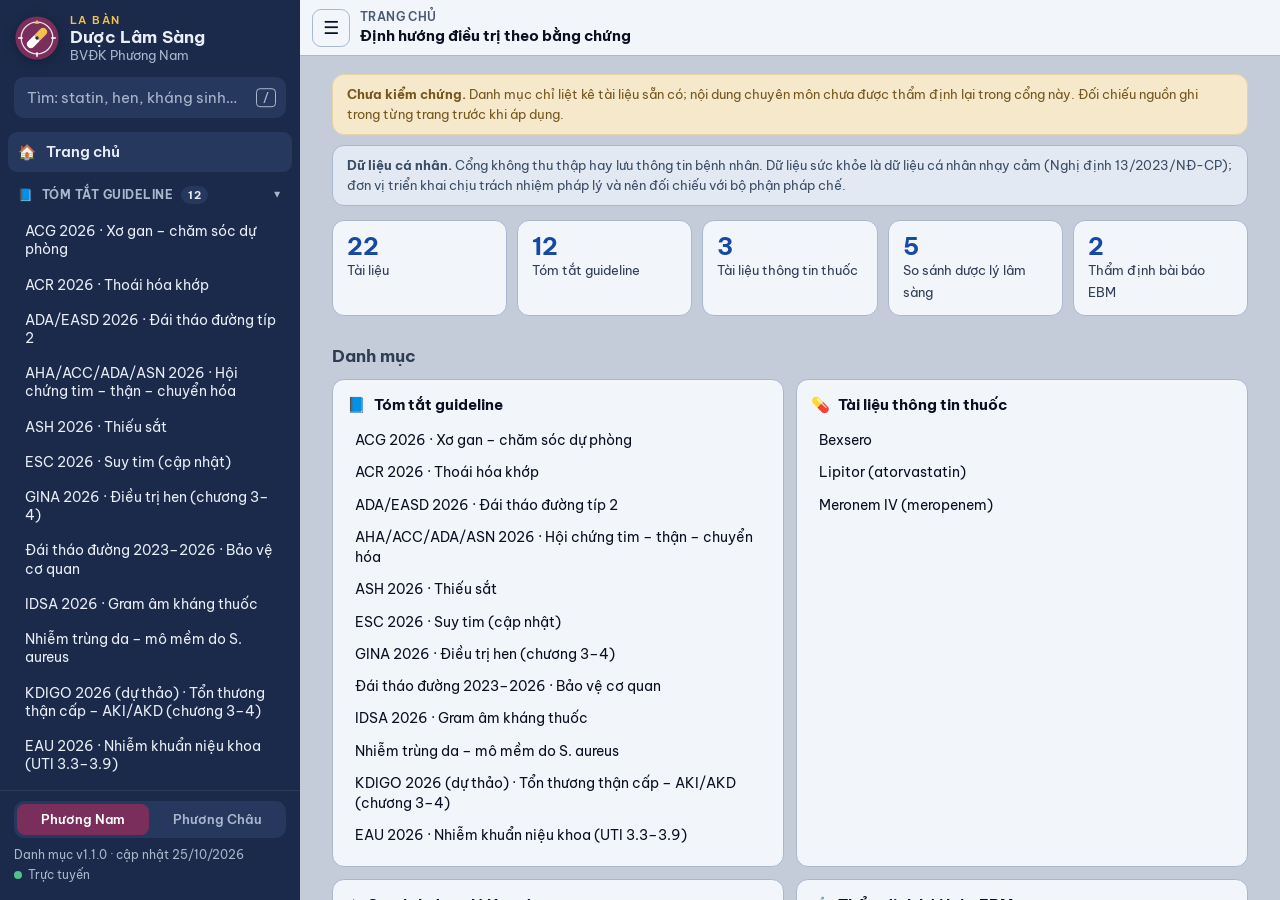
<file: index.html>
<!doctype html>
<html lang="vi" data-unit="phuong-nam">
<head>
<meta charset="utf-8">
<meta name="viewport" content="width=device-width, initial-scale=1, viewport-fit=cover">
<title>La bàn Dược Lâm Sàng</title>
<meta name="description" content="La bàn Dược Lâm Sàng – định hướng điều trị theo bằng chứng cho dược sĩ: tóm tắt guideline, thông tin thuốc, so sánh dược lý, thẩm định EBM.">
<meta name="theme-color" content="#1b2a4a">
<link rel="manifest" href="manifest.webmanifest">
<link rel="icon" href="icons/icon.svg" type="image/svg+xml">
<link rel="apple-touch-icon" href="icons/icon-192.png">
<link rel="preconnect" href="https://fonts.googleapis.com">
<link rel="preconnect" href="https://fonts.gstatic.com" crossorigin>
<link href="https://fonts.googleapis.com/css2?family=Be+Vietnam+Pro:wght@400;500;600;700&display=swap" rel="stylesheet">
<link rel="stylesheet" href="css/base.css">
<link rel="stylesheet" href="css/theme.css">
</head>
<body>
<a class="skip" href="#main">Bỏ qua thanh điều hướng</a>
<div class="app">
  <aside class="sb" id="sidebar" aria-label="Thanh điều hướng">
    <div class="sb-head">
      <div class="brand">
        <svg class="brand-logo" viewBox="0 0 64 64" aria-hidden="true">
          <circle class="bl-face" cx="32" cy="32" r="30"/>
          <circle class="bl-ring" cx="32" cy="32" r="22"/>
          <path class="bl-gold" d="M32 6.5l3.4 5.6h-6.8z"/>
          <path class="bl-tick" d="M32 52.5v5M6.5 32h5M52.5 32h5"/>
          <g transform="rotate(45 32 32)">
            <path class="bl-gold" d="M26.5 32V20a5.5 5.5 0 0 1 11 0v12z"/>
            <path class="bl-white" d="M26.5 32v12a5.5 5.5 0 0 0 11 0V32z"/>
          </g>
          <circle class="bl-pin" cx="32" cy="32" r="2.4"/>
        </svg>
        <span class="brand-text">
          <span class="brand-kicker">La bàn</span>
          <strong>Dược Lâm Sàng</strong>
          <small id="unit-name">BVĐK Phương Nam</small>
        </span>
      </div>
      <button class="icon-btn sb-close" id="sb-close" type="button" aria-label="Đóng thanh điều hướng">✕</button>
    </div>

    <div class="sb-search">
      <label class="sr-only" for="q">Tìm tài liệu</label>
      <input id="q" type="search" placeholder="Tìm: statin, hen, kháng sinh…" autocomplete="off" spellcheck="false">
      <kbd class="kbd" aria-hidden="true">/</kbd>
    </div>

    <nav class="sb-nav" id="nav" aria-label="Danh mục tài liệu">
      <p class="sb-loading">Đang tải danh mục…</p>
    </nav>
    <p class="sb-empty" id="nav-empty" hidden>Không tìm thấy tài liệu phù hợp.</p>

    <div class="sb-foot">
      <div class="unit-switch" role="group" aria-label="Đơn vị">
        <button type="button" data-unit-btn="phuong-nam" aria-pressed="true">Phương Nam</button>
        <button type="button" data-unit-btn="phuong-chau" aria-pressed="false">Phương Châu</button>
      </div>
      <p class="meta" id="data-meta">—</p>
      <p class="meta"><span class="dot" id="net-dot" aria-hidden="true"></span><span id="net-text">Đang kiểm tra kết nối…</span></p>
      <p class="meta" id="sw-text" hidden>Bản ngoại tuyến: đã lưu trên máy</p>
    </div>
  </aside>
  <div class="scrim" id="scrim" hidden></div>

  <main class="main" id="main" tabindex="-1">
    <header class="topbar">
      <button class="icon-btn" id="menu-btn" type="button" aria-controls="sidebar" aria-expanded="true" aria-label="Ẩn/hiện thanh điều hướng">☰</button>
      <div class="crumb">
        <span class="crumb-cat" id="crumb-cat">Trang chủ</span>
        <h1 class="crumb-title" id="crumb-title">Định hướng điều trị theo bằng chứng</h1>
      </div>
      <div class="actions" id="page-actions" hidden>
        <button class="icon-btn" id="prev-btn" type="button" aria-label="Tài liệu trước" title="Tài liệu trước">‹</button>
        <button class="icon-btn" id="next-btn" type="button" aria-label="Tài liệu sau" title="Tài liệu sau">›</button>
        <button class="icon-btn" id="reload-btn" type="button" aria-label="Tải lại tài liệu" title="Tải lại">↻</button>
        <a class="icon-btn" id="open-btn" href="#" target="_blank" rel="noopener" aria-label="Mở trong thẻ mới" title="Mở trong thẻ mới">↗</a>
      </div>
    </header>

    <section class="home" id="home" aria-labelledby="crumb-title">
      <div class="notice notice-caution" id="unverified-note" hidden>
        <strong>Chưa kiểm chứng.</strong> Danh mục chỉ liệt kê tài liệu sẵn có; nội dung chuyên môn chưa được thẩm định lại trong cổng này. Đối chiếu nguồn ghi trong từng trang trước khi áp dụng.
      </div>
      <div class="notice notice-neutral">
        <strong>Dữ liệu cá nhân.</strong> Cổng không thu thập hay lưu thông tin bệnh nhân. Dữ liệu sức khỏe là dữ liệu cá nhân nhạy cảm (Nghị định 13/2023/NĐ-CP); đơn vị triển khai chịu trách nhiệm pháp lý và nên đối chiếu với bộ phận pháp chế.
      </div>
      <div class="notice notice-negative" id="load-error" hidden></div>

      <div class="stats" id="stats"></div>

      <h2 class="h2" id="recent-h" hidden>Xem gần đây</h2>
      <div class="cards" id="recent"></div>

      <h2 class="h2">Danh mục</h2>
      <div class="cat-grid" id="cat-grid"></div>
    </section>

    <section class="viewer" id="viewer" hidden>
      <div class="viewer-loading" id="viewer-loading">Đang mở tài liệu…</div>
      <iframe id="frame" title="Tài liệu" referrerpolicy="no-referrer"></iframe>
    </section>
  </main>
</div>
<script src="js/lib.js"></script>
<script src="js/app.js"></script>
</body>
</html>
</file>
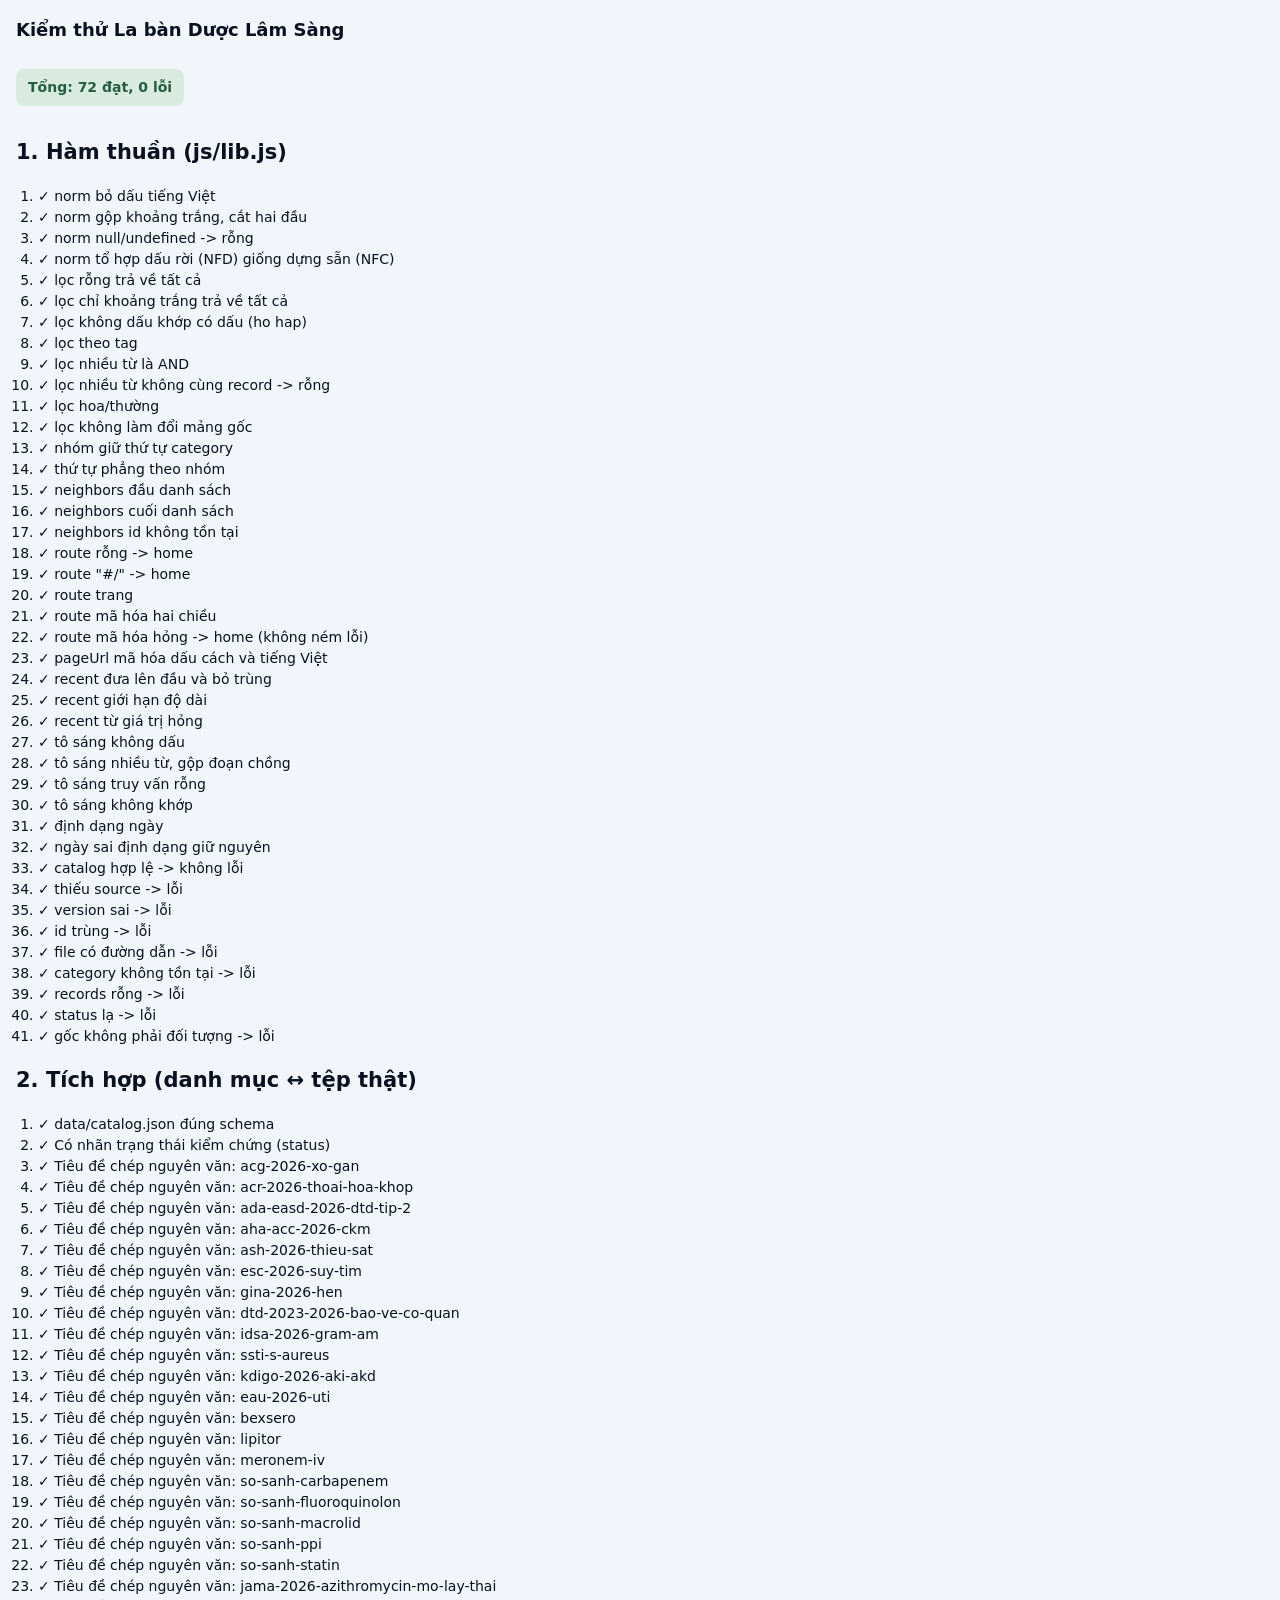
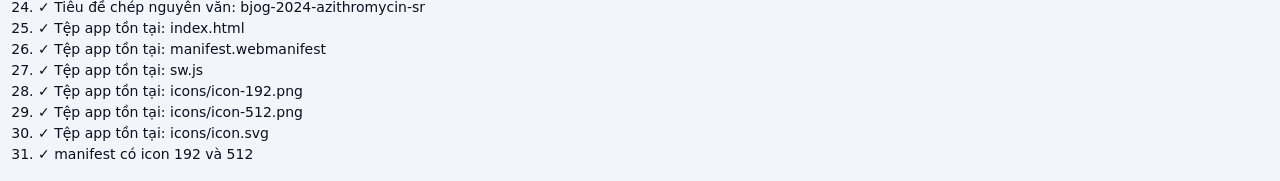
<file: tests/index.html>
<!doctype html>
<html lang="vi">
<head>
<meta charset="utf-8">
<meta name="viewport" content="width=device-width, initial-scale=1">
<title>Kiểm thử cổng</title>
<style>
  body{font:14px/1.5 system-ui,'Segoe UI',sans-serif;margin:16px;background:#f2f5fa;color:#0a1020}
  h1{font-size:18px}
  .sum{font-weight:700;padding:8px 12px;border-radius:8px;display:inline-block}
  .ok{background:#d9ebe1;color:#245d43}.bad{background:#f1dce1;color:#8b394d}
  ol{padding-left:22px} li.f{color:#8b394d;font-weight:600} small{color:#4a5a73}
</style>
</head>
<body>
<h1>Kiểm thử La bàn Dược Lâm Sàng</h1>
<p id="summary" class="sum">Đang chạy…</p>
<h2>1. Hàm thuần (js/lib.js)</h2><ol id="unit"></ol>
<h2>2. Tích hợp (danh mục ↔ tệp thật)</h2><ol id="integ"></ol>
<script src="../js/lib.js"></script>
<script src="lib.test.js"></script>
<script>
(async function () {
  'use strict';
  var C = window.CPA, integ = [];
  function add(name, ok, detail) { integ.push({ name: name, ok: !!ok, detail: detail || '' }); }

  try {
    var res = await fetch('../data/catalog.json', { cache: 'no-store' });
    var cat = await res.json();
    var errs = C.validateCatalog(cat);
    add('data/catalog.json đúng schema', !errs.length, errs.join('; '));
    add('Có nhãn trạng thái kiểm chứng (status)', cat.status === 'verified' || cat.status === 'unverified', cat.status);

    var parser = new DOMParser();
    for (const r of cat.records) {
      var url = '../' + C.pageUrl(r.file);
      var resp = await fetch(url, { cache: 'no-store' });
      if (!resp.ok) { add('Tồn tại: ' + r.file, false, 'HTTP ' + resp.status); continue; }
      var doc = parser.parseFromString(await resp.text(), 'text/html');
      var t = (doc.querySelector('title') || {}).textContent || '';
      t = t.trim();
      add('Tiêu đề chép nguyên văn: ' + r.id, t === r.title, 'tệp: "' + t + '" / catalog: "' + r.title + '"');
    }
    for (const p of ['index.html', 'manifest.webmanifest', 'sw.js', 'icons/icon-192.png', 'icons/icon-512.png', 'icons/icon.svg']) {
      var rr = await fetch('../' + p, { method: 'HEAD', cache: 'no-store' });
      add('Tệp app tồn tại: ' + p, rr.ok, 'HTTP ' + rr.status);
    }
    var mf = await (await fetch('../manifest.webmanifest', { cache: 'no-store' })).json();
    add('manifest có icon 192 và 512', ['192x192', '512x512'].every(function (s) { return mf.icons.some(function (i) { return i.sizes === s; }); }));
  } catch (e) {
    add('Chạy kiểm thử tích hợp', false, String(e));
  }

  function render(listId, rows) {
    var ol = document.getElementById(listId);
    rows.forEach(function (r) {
      var li = document.createElement('li');
      li.textContent = (r.ok ? '✓ ' : '✗ ') + r.name;
      if (!r.ok) { li.className = 'f'; var s = document.createElement('small'); s.textContent = ' — ' + r.detail; li.appendChild(s); }
      ol.appendChild(li);
    });
  }
  var unit = window.LIB_TEST_RESULTS || [];
  render('unit', unit); render('integ', integ);
  var all = unit.concat(integ), fail = all.filter(function (r) { return !r.ok; }).length;
  var s = document.getElementById('summary');
  s.textContent = 'Tổng: ' + (all.length - fail) + ' đạt, ' + fail + ' lỗi';
  s.className = 'sum ' + (fail ? 'bad' : 'ok');
  window.TEST_SUMMARY = { total: all.length, fail: fail, failed: all.filter(function (r) { return !r.ok; }) };
})();
</script>
</body>
</html>
</file>
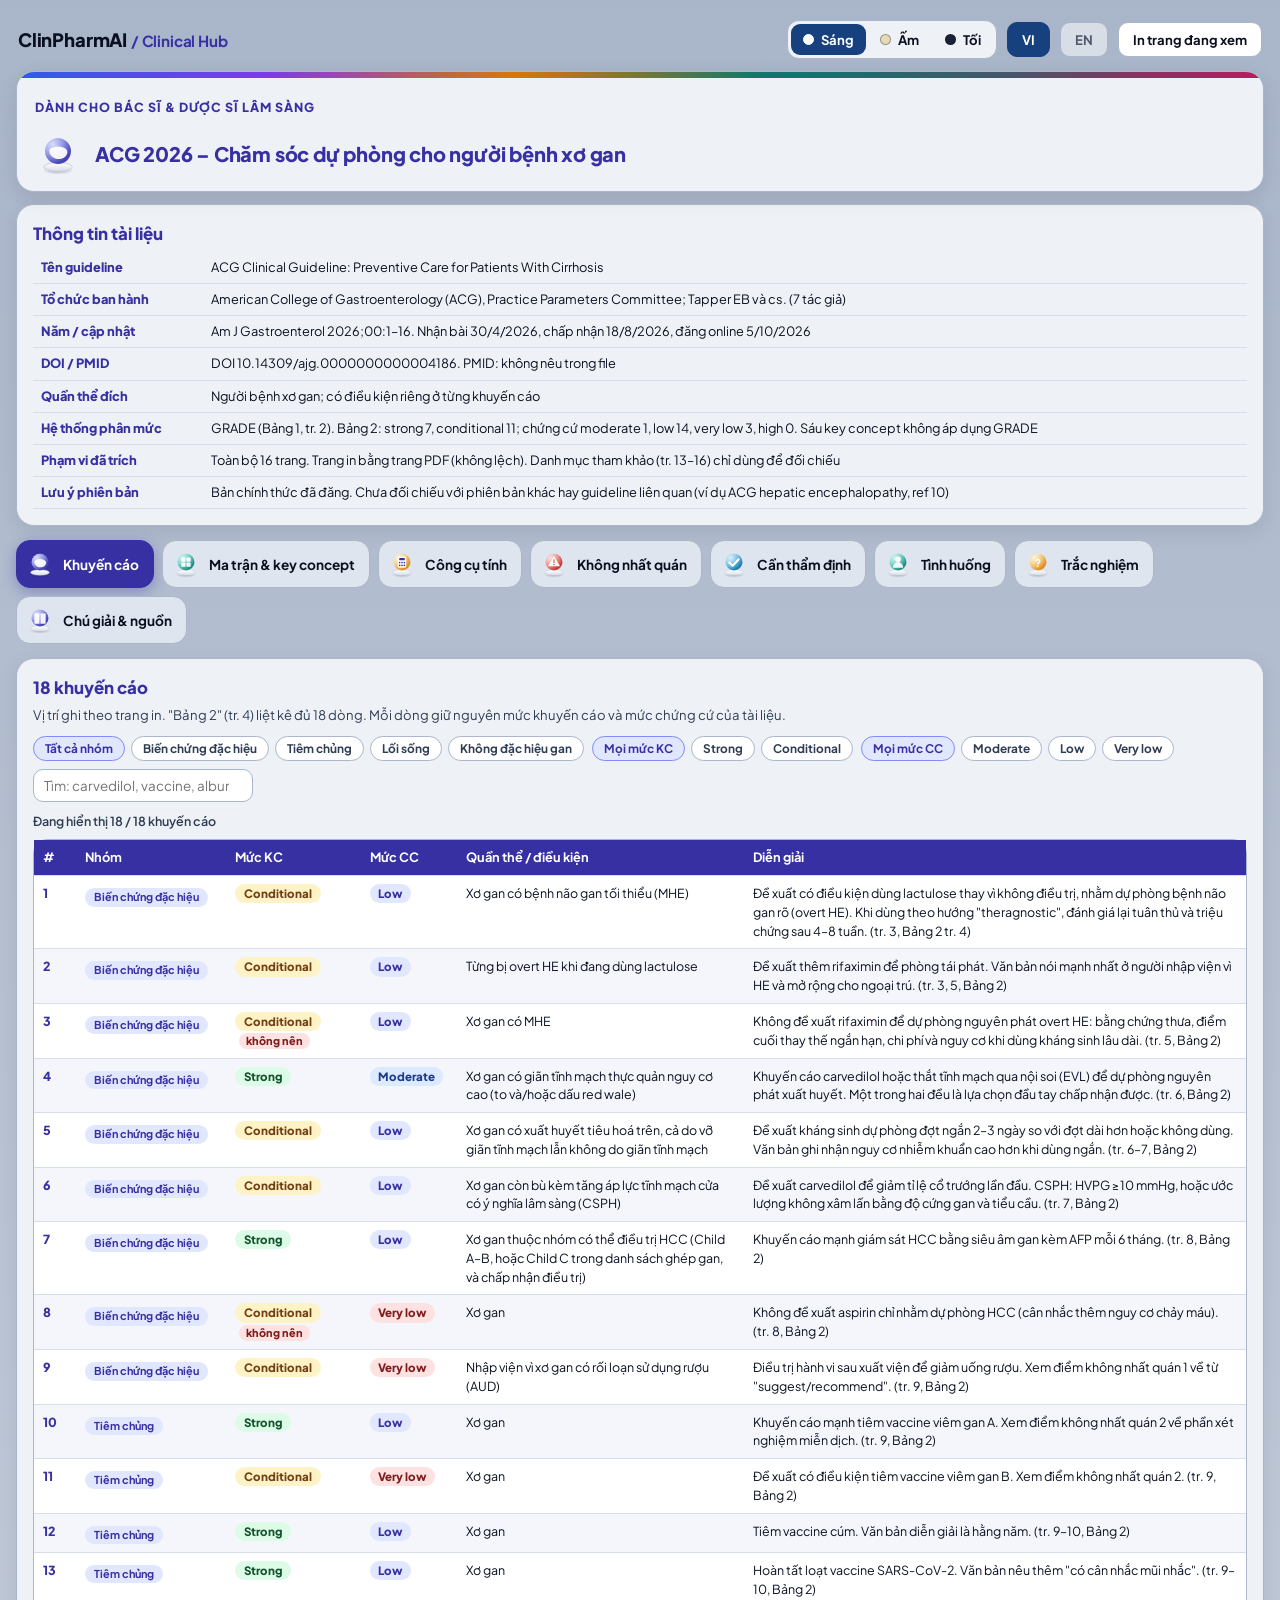
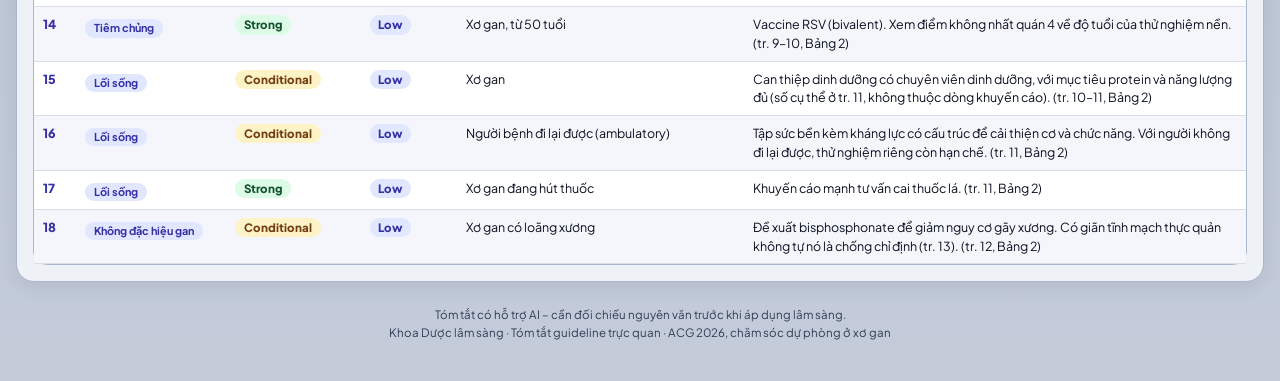
<file: ACG-2026-xo-gan-du-phong-tom-tat.html>
<!doctype html>
<html lang="vi" data-theme="light">
<head>
<meta charset="utf-8">
<meta name="viewport" content="width=device-width, initial-scale=1">
<title>ACG 2026 – Chăm sóc dự phòng cho người bệnh xơ gan</title>
<meta name="description" content="Tóm tắt trực quan ACG Clinical Guideline 2026: chăm sóc dự phòng cho người bệnh xơ gan. Bảng khuyến cáo, ma trận mức độ, công cụ tính, điểm không nhất quán, tình huống, trắc nghiệm.">
<link rel="preconnect" href="https://fonts.googleapis.com">
<link href="https://fonts.googleapis.com/css2?family=Plus+Jakarta+Sans:wght@400;500;600;700;800&display=swap" rel="stylesheet">
<style>
:root{--bg1:#a9b5c9;--bg2:#c4ccda;--card:#eef1f6;--card2:#dfe5ee;--line:#aab6c9;--tx:#0a1020;--mut:#2f3d54;--dim:#4a5a73;
--surf:#fff;--surf2:#f4f6fb;--tnt:#e0e7ff;--tnt2:#eef2ff;--line2:#d7deea;--band:#c7d2fe;--bandt:#1e1b4b;
--g:#15803d;--gb:#dcfce7;--gt:#14532d;--w:#a16207;--wb:#fef3c7;--wt:#713f12;--b:#b91c1c;--bb:#fee2e2;--bt:#7f1d1d;--n:#1d4ed8;--nb:#dbeafe;--nt:#1e3a8a;
--ind:#3730a3;--indt:#3730a3;--navy:#17407e;
--mild:#15803d;--mild-bg:#dcfce7;--mod:#a16207;--mod-bg:#fef3c7;--sev:#b91c1c;--sev-bg:#fee2e2;--life:#5b1030;--life-bg:#f6dce6;}
:root[data-theme="warm"]{--bg1:#e6d8bb;--bg2:#f3ead6;--card:#fbf5e8;--card2:#f0e6d0;--line:#d4c4a1;--tx:#2a2116;--mut:#5a4a33;--dim:#6b5a40;
--surf:#fffdf7;--surf2:#f8f1e1;--tnt:#f1e3c4;--tnt2:#f6ecd5;--line2:#e6d9bb;--band:#e8d6a8;--bandt:#4a3410;
--ind:#8a4b0f;--indt:#7a3f0a;--navy:#7a4a12;--n:#9a3412;}
:root[data-theme="dark"]{--bg1:#0b1220;--bg2:#111a2e;--card:#16213a;--card2:#1e2b4a;--line:#33466b;--tx:#e8edf8;--mut:#b4c0d8;--dim:#93a3c4;
--surf:#1b2a4a;--surf2:#203154;--tnt:#2a3a66;--tnt2:#243457;--line2:#2f4064;--band:#2f3f78;--bandt:#e0e7ff;
--g:#4ade80;--gb:#12361f;--gt:#bbf7d0;--w:#fbbf24;--wb:#3a2d0b;--wt:#fde68a;--b:#f87171;--bb:#3d1620;--bt:#fecaca;--nb:#14284f;--nt:#bfdbfe;--n:#93c5fd;
--ind:#4f46e5;--indt:#c7d2fe;--navy:#3b5bdb;
--mild-bg:#12361f;--mod-bg:#3a2d0b;--sev-bg:#3d1620;--life-bg:#3a1226;}
*{box-sizing:border-box}
html{scroll-behavior:smooth}
body{margin:0;font-family:"Plus Jakarta Sans",system-ui,-apple-system,"Segoe UI",Roboto,sans-serif;color:var(--tx);background:linear-gradient(180deg,var(--bg1),var(--bg2));background-color:var(--bg2);min-height:100vh;line-height:1.5;-webkit-font-smoothing:antialiased}
.wrap{max-width:1360px;margin:0 auto;padding:16px}
header.top{display:flex;gap:14px;align-items:center;flex-wrap:wrap;background:var(--card);border:1px solid var(--line);border-radius:18px;padding:14px 18px;box-shadow:0 6px 20px rgba(10,16,32,.10)}
header.top h1{margin:0;font-size:1.25rem;font-weight:800;color:var(--indt);letter-spacing:-.01em}
header.top p{margin:2px 0 0;font-size:.82rem;color:var(--mut);max-width:860px}
.ico{width:46px;height:46px;flex:none}
.ico svg{width:100%;height:100%;display:block}
.sp{flex:1}
.ainote{margin:12px 0 0;background:var(--wb);border:1px solid #fcd34d;color:var(--wt);border-radius:12px;padding:10px 14px;font-size:.8rem;font-weight:600}
.ainote p{margin:4px 0 0;font-weight:500}
nav.tabs{display:flex;gap:8px;flex-wrap:wrap;margin:14px 0}
nav.tabs button{display:flex;align-items:center;gap:8px;border:1px solid var(--line);background:var(--card2);color:var(--tx);border-radius:14px;padding:8px 14px 8px 8px;font-weight:700;font-size:.85rem;cursor:pointer;font-family:inherit}
nav.tabs button .ico{width:30px;height:30px}
nav.tabs button[aria-selected="true"]{background:var(--ind);color:#fff;border-color:var(--indt);box-shadow:0 4px 14px rgba(55,48,163,.35)}
nav.tabs button:hover:not([aria-selected="true"]){background:var(--surf)}
button:focus-visible,input:focus-visible,select:focus-visible,a:focus-visible{outline:3px solid #818cf8;outline-offset:2px}
.panel{background:var(--card);border:1px solid var(--line);border-radius:18px;padding:16px;box-shadow:0 6px 20px rgba(10,16,32,.08);margin-bottom:14px}
.panel[hidden]{display:none}
.panel h2{margin:0 0 4px;font-size:1.05rem;font-weight:800;color:var(--indt)}
.panel h3{margin:0 0 6px;font-size:.92rem;font-weight:800;color:var(--indt)}
.sub{margin:0 0 12px;color:var(--mut);font-size:.82rem}
.ref{color:var(--n);font-weight:700;font-size:.72rem;display:block;margin-top:2px}
.cnt{font-size:.78rem;color:var(--mut);font-weight:600;margin:0 0 8px}
.filters{display:flex;gap:8px;flex-wrap:wrap;align-items:center;margin-bottom:10px}
.chips{display:flex;gap:6px;flex-wrap:wrap}
.chip{border:1px solid var(--line);background:var(--surf);border-radius:999px;padding:4px 11px;font-size:.74rem;font-weight:700;color:var(--mut);cursor:pointer;font-family:inherit}
.chip[aria-pressed="true"]{background:var(--tnt);color:var(--indt);border-color:#818cf8}
.search{border:1px solid var(--line);border-radius:10px;padding:7px 10px;font-size:.84rem;font-family:inherit;background:var(--surf);color:var(--tx);min-width:220px}
.sr-only{position:absolute;width:1px;height:1px;overflow:hidden;clip:rect(0 0 0 0)}
.tw{border:1px solid var(--line);border-radius:14px;background:var(--surf)}
.tw .sc{overflow-x:visible}
table.rs{width:100%;border-collapse:collapse;font-size:.78rem}
table.rs th,table.rs td{padding:8px 9px;vertical-align:top;overflow-wrap:anywhere;border-bottom:1px solid var(--line2);text-align:left}
table.rs thead th{background:var(--ind);color:#fff;font-size:.8rem}
table.rs tbody tr:nth-child(even) td{background:var(--surf2)}
td.num{font-weight:800;color:var(--indt);width:42px}
td.drug{min-width:130px;overflow-wrap:normal!important}
td.drug b{color:var(--indt)}
#td td.num,#td th:nth-child(2){width:120px}
#td td.num{white-space:normal}
.grp{display:inline-block;margin-top:4px;background:var(--tnt);color:var(--indt);border-radius:999px;padding:1px 9px;font-size:.68rem;font-weight:700}
.ev{display:inline-block;min-width:24px;text-align:center;border-radius:999px;padding:1px 8px;font-weight:800;font-size:.72rem;margin-right:4px}
.ev.A{background:var(--gb);color:var(--gt)}.ev.D{background:var(--nb);color:var(--nt)}.ev.B{background:var(--wb);color:var(--wt)}
.evn{display:block;font-size:.72rem;color:var(--mut);margin-top:4px}
.empty{text-align:center;color:var(--mut);padding:18px!important}
.flag{display:inline-block;margin-top:4px;background:var(--wb);border:1px solid #fcd34d;color:var(--wt);border-radius:8px;padding:2px 8px;font-size:.72rem;font-weight:700}
.cap{display:inline-block;background:var(--bb);color:var(--bt);border-radius:8px;padding:2px 8px;font-weight:800;font-size:.74rem}
.chipcn{display:inline-block;background:var(--wb);color:var(--wt);border:1px solid #fcd34d;border-radius:999px;padding:1px 9px;font-size:.7rem;font-weight:800}

/* thang mức độ */
.ladder{display:grid;grid-template-columns:repeat(4,1fr);gap:8px;margin-bottom:10px}
.step{border:2px solid var(--line);background:var(--surf);border-radius:14px;padding:9px 10px;cursor:pointer;font-family:inherit;text-align:left;color:var(--tx)}
.step .nm{display:block;font-weight:800;font-size:.9rem}
.step .mt{display:block;font-size:.72rem;color:var(--mut);font-weight:600}
.step[data-k="nhe"]{--c:var(--mild)}.step[data-k="vua"]{--c:var(--mod)}.step[data-k="nang"]{--c:var(--sev)}.step[data-k="doa"]{--c:var(--life)}
.step[aria-pressed="true"]{border-color:var(--c);background:var(--c);color:#fff;box-shadow:0 4px 14px rgba(10,16,32,.25)}
.step[aria-pressed="true"] .mt{color:#fff}
.sevpanel{display:grid;grid-template-columns:1fr 1fr;gap:14px;border:2px solid var(--c);background:var(--surf);border-radius:14px;padding:12px 14px;border-left-width:8px}
.sevpanel .rule,.sevpanel .where{font-size:.78rem;color:var(--mut);margin:0 0 8px;font-weight:600}
dl.signs{margin:0;display:grid;grid-template-columns:150px 1fr;gap:4px 10px;font-size:.78rem}
dl.signs dt{font-weight:800;color:var(--indt)}dl.signs dd{margin:0}
ul.acts{margin:0;padding-left:18px;font-size:.8rem}ul.acts li{margin-bottom:6px}

/* ma trận nhanh */
.qmw{overflow-x:auto}
.qm{width:100%;min-width:760px;table-layout:fixed;border-collapse:separate;border-spacing:4px;font-size:.78rem}
.qm th{background:var(--ind);color:#fff;padding:8px;border-radius:8px}
.qm td.lab{background:var(--card2);font-weight:800;color:var(--indt);padding:8px;border-radius:8px;width:16%}
.qm td.q{padding:8px;border-radius:8px;overflow-wrap:anywhere;font-weight:600;border:1px solid rgba(10,16,32,.10)}
.qg{background:var(--gb);color:var(--gt)}.qw{background:var(--wb);color:var(--wt)}.qb{background:var(--bb);color:var(--bt)}.qn{background:var(--nb);color:var(--nt)}.qd{background:#7f1d1d;color:#fff}
.legend{display:flex;gap:8px;flex-wrap:wrap;margin:10px 0 0;font-size:.76rem;font-weight:700;align-items:center}
.legend span.k{padding:3px 10px;border-radius:999px;border:1px solid rgba(10,16,32,.12)}
.legend a{color:var(--n);text-decoration:underline}

/* đường đi */
.path{display:grid;grid-template-columns:repeat(4,1fr);gap:10px;margin-bottom:12px}
.stage{background:var(--surf);border:1px solid var(--line);border-radius:14px;padding:10px 12px}
.stage .n{display:inline-flex;width:26px;height:26px;border-radius:50%;background:var(--ind);color:#fff;font-weight:800;align-items:center;justify-content:center;font-size:.8rem;margin-bottom:4px}
.stage ul,.gate ul,.box ul,.admit ul{margin:6px 0 0;padding-left:16px;font-size:.78rem}
.stage li,.gate li,.box li,.admit li{margin-bottom:4px}
.gates{display:grid;grid-template-columns:repeat(3,1fr);gap:10px;margin-bottom:12px}
.gate{border-radius:14px;padding:10px 12px;border:2px solid var(--line);background:var(--surf)}
.gate.ok{border-color:var(--g);background:var(--gb)}.gate.part{border-color:#d97706;background:var(--wb)}.gate.bad{border-color:var(--b);background:var(--bb)}
.admit{background:var(--surf);border:2px dashed var(--b);border-radius:14px;padding:10px 14px;margin-bottom:12px}
.cols{display:grid;grid-template-columns:repeat(3,1fr);gap:10px}
.box{background:var(--surf);border:2px solid var(--b);border-radius:14px;padding:10px 12px}
.box.alt{border-color:#d97706}.box.dk{border-color:var(--indt)}

/* công cụ liều */
.form{display:grid;grid-template-columns:repeat(auto-fit,minmax(170px,1fr));gap:10px;margin-bottom:12px}
.form label{display:flex;flex-direction:column;gap:3px;font-size:.74rem;font-weight:700;color:var(--mut)}
.form input,.form select{border:1px solid var(--line);border-radius:10px;padding:8px 10px;font-size:.88rem;font-family:inherit;background:var(--surf);color:var(--tx)}
.est{display:flex;gap:10px;flex-wrap:wrap;margin:8px 0 14px}
.est div{background:var(--tnt);border-radius:12px;padding:8px 14px;font-weight:800;color:var(--indt);font-size:.86rem}
.est small{display:block;font-weight:600;color:var(--mut);font-size:.7rem}
.res{display:grid;grid-template-columns:repeat(auto-fit,minmax(270px,1fr));gap:10px}
.rc{border-radius:14px;padding:12px;border:2px solid var(--c);background:var(--surf)}
.rc h3{margin:0 0 6px;font-size:.88rem;font-weight:800;color:var(--c)}
.badge{display:inline-block;padding:2px 10px;border-radius:999px;font-size:.7rem;font-weight:800;margin-bottom:6px}
.s-ok{background:var(--gb);color:var(--gt)}.s-warn{background:var(--wb);color:var(--wt)}.s-na{background:var(--nb);color:var(--nt)}
.rc .dose{font-weight:800;font-size:.9rem;margin-bottom:6px}
.rc ul{margin:0;padding-left:16px;font-size:.76rem;color:var(--mut)}
.disc{font-size:.76rem;color:var(--mut);margin-top:10px}
.warn{background:var(--wb);border:1px solid #fcd34d;color:var(--wt);border-radius:10px;padding:8px 12px;font-size:.8rem;font-weight:600}

/* tình huống */
.cases{display:grid;gap:12px}
.case{background:var(--surf);border:1px solid var(--line);border-radius:14px;padding:12px 14px}
.case h3{margin:0 0 8px;font-size:.92rem;color:var(--indt);font-weight:800}
.case .row{display:grid;grid-template-columns:120px 1fr;gap:8px;font-size:.8rem;padding:4px 0;border-top:1px dashed var(--line2)}
.case .row b{font-weight:800}
.case .row.p b{color:var(--g)}.case .row.a b{color:var(--w)}.case .row.x b{color:var(--b)}.case .row.y b{color:var(--indt)}

/* trắc nghiệm */
.qh{font-weight:800;font-size:.95rem;margin:6px 0 10px}
.opt{display:block;width:100%;text-align:left;border:2px solid var(--line);background:var(--surf);border-radius:12px;padding:9px 12px;margin-bottom:8px;font-weight:600;font-size:.84rem;cursor:pointer;font-family:inherit;color:var(--tx)}
.opt:hover:not([disabled]){border-color:#818cf8;background:var(--tnt2)}
.opt.ok{border-color:var(--g);background:var(--gb)}.opt.no{border-color:var(--b);background:var(--bb)}
.expl{background:var(--tnt2);border-left:4px solid var(--ind);padding:8px 12px;border-radius:8px;font-size:.8rem;margin:8px 0}
.btn{border:0;background:var(--ind);color:#fff;border-radius:12px;padding:8px 18px;font-weight:800;font-size:.84rem;cursor:pointer;font-family:inherit}
.btn.alt{background:var(--surf);color:var(--indt);border:1px solid var(--ind)}

/* chú giải, nguồn */
.sec ol{margin:0;padding-left:18px;font-size:.8rem}
table.gl{width:100%;table-layout:fixed;border-collapse:collapse;font-size:.76rem;margin-bottom:12px}
table.gl th,table.gl td{border-bottom:1px solid var(--line2);padding:6px 8px;text-align:left;vertical-align:top;overflow-wrap:anywhere}
table.gl th{background:var(--band);color:var(--bandt)}
table.gl td:first-child{font-weight:800;color:var(--indt);width:16%}
.two{display:grid;grid-template-columns:1.2fr 1fr;gap:14px;font-size:.8rem}
.two ul{margin:0;padding-left:18px}.two li{margin-bottom:5px}
.refs{font-size:.76rem;color:var(--mut);list-style:none;padding-left:0!important}
footer{font-size:.72rem;color:var(--mut);text-align:center;padding:10px 0 24px}

@media(max-width:900px){
 .ladder{grid-template-columns:repeat(2,1fr)}.path,.cols,.gates,.two,.sevpanel{grid-template-columns:1fr}
 .case .row{grid-template-columns:1fr}dl.signs{grid-template-columns:120px 1fr}
 .tw{overflow-x:auto}table.rs{min-width:640px}
}
@media(max-width:640px){.wrap{padding:10px}.search{min-width:0;width:100%}}
@media(prefers-reduced-motion:reduce){html{scroll-behavior:auto}}
@media print{nav.tabs,.filters,.ladder,.btn{display:none}body{background:var(--surf)}.panel{break-inside:avoid-page}}

html[data-theme="dark"] .rc h3{color:var(--indt)}
html[data-theme="dark"] .ico svg{filter:brightness(.95)}

/* thanh trên cùng */
.topbar{display:flex;align-items:center;gap:10px;flex-wrap:wrap;padding:4px 2px 12px}
.brand{font-weight:800;font-size:1.15rem;color:var(--tx);letter-spacing:-.01em}
.brand span{color:var(--indt);font-size:.95rem;font-weight:700;margin-left:4px}
.seg{display:flex;gap:2px;border:1px solid var(--line);background:var(--card);border-radius:12px;padding:3px}
.seg button{border:0;background:transparent;border-radius:9px;padding:7px 12px;font-weight:700;font-size:.82rem;display:flex;align-items:center;gap:7px;color:var(--tx);cursor:pointer;font-family:inherit}
.seg button[aria-pressed="true"]{background:var(--navy);color:#fff}
.seg .dot{width:11px;height:11px;border-radius:50%;border:1px solid rgba(10,16,32,.35);display:inline-block}
.dot.l{background:#fff}.dot.w{background:#e6d9b8}.dot.d{background:#1a2238}
.seg button[aria-pressed="true"] .dot{border-color:#fff}
.pb{border:1px solid var(--line);background:var(--surf);border-radius:10px;padding:8px 14px;font-weight:700;font-size:.82rem;color:var(--tx);cursor:pointer;font-family:inherit}
.pb[aria-pressed="true"]{background:var(--navy);color:#fff;border-color:var(--navy)}
.pb:disabled{opacity:.55;cursor:not-allowed}
.pb:hover:not(:disabled):not([aria-pressed="true"]){background:var(--tnt2)}
header.top{position:relative;overflow:hidden;padding-top:26px}
header.top::before{content:"";position:absolute;left:0;right:0;top:0;height:6px;background:linear-gradient(90deg,#2f5bea,#7c3aed,#d97706,#0f766e,#475569,#be185d)}
.eyebrow{width:100%;font-size:.78rem;font-weight:800;letter-spacing:.08em;text-transform:uppercase;color:var(--indt)}

.docinfo{margin-top:12px}
.docinfo dl{margin:6px 0 0;display:grid;grid-template-columns:170px 1fr;gap:0;font-size:.8rem}
.docinfo dt,.docinfo dd{margin:0;padding:6px 8px;border-bottom:1px solid var(--line2)}
.docinfo dt{font-weight:800;color:var(--indt)}
.ainote{font-size:.84rem}
@media(max-width:640px){.docinfo dl{grid-template-columns:1fr}.docinfo dt{border-bottom:0;padding-bottom:0}}
@media print{.topbar{display:none}html[data-theme]{--bg1:#a9b5c9;--bg2:#c4ccda;--card:#eef1f6;--card2:#dfe5ee;--line:#aab6c9;--tx:#0a1020;--mut:#2f3d54;--dim:#4a5a73;--surf:#fff;--surf2:#f4f6fb;--tnt:#e0e7ff;--tnt2:#eef2ff;--line2:#d7deea;--band:#c7d2fe;--bandt:#1e1b4b;--g:#15803d;--gb:#dcfce7;--gt:#14532d;--w:#a16207;--wb:#fef3c7;--wt:#713f12;--b:#b91c1c;--bb:#fee2e2;--bt:#7f1d1d;--n:#1d4ed8;--nb:#dbeafe;--nt:#1e3a8a;--ind:#3730a3;--indt:#3730a3;--navy:#17407e;--mild:#15803d;--mild-bg:#dcfce7;--mod:#a16207;--mod-bg:#fef3c7;--sev:#b91c1c;--sev-bg:#fee2e2;--life:#5b1030;--life-bg:#f6dce6;--bg1:#fff;--bg2:#fff}}

/* bổ sung cho trang ACG */
.st{display:inline-block;border-radius:999px;padding:1px 9px;font-weight:800;font-size:.72rem}
.st.S{background:var(--gb);color:var(--gt)}.st.C{background:var(--wb);color:var(--wt)}
.ev.mod{background:var(--nb);color:var(--nt)}.ev.low{background:var(--tnt);color:var(--indt)}.ev.vlow{background:var(--bb);color:var(--bt)}
.neg{display:inline-block;margin-left:4px;background:var(--bb);color:var(--bt);border-radius:8px;padding:0 7px;font-size:.68rem;font-weight:800}
tr.hl td{outline:2px solid #818cf8;outline-offset:-2px;background:var(--tnt2)!important}
.mx{display:grid;grid-template-columns:110px 1fr 1fr;gap:6px;font-size:.78rem}
.mx>div{border-radius:10px;padding:8px}
.mx .h{background:var(--ind);color:#fff;font-weight:800;text-align:center}
.mx .r{background:var(--card2);color:var(--indt);font-weight:800;display:flex;align-items:center}
.mx .c{background:var(--surf);border:1px solid var(--line2);display:flex;gap:5px;flex-wrap:wrap;align-content:flex-start;min-height:54px}
.mx .c.S{background:var(--gb)}.mx .c.C{background:var(--wb)}
.rb{border:1px solid rgba(10,16,32,.2);background:var(--surf);color:var(--tx);border-radius:8px;padding:2px 9px;font-weight:800;font-size:.76rem;cursor:pointer;font-family:inherit}
.rb:hover{background:var(--tnt)}
.ico3{display:block;width:100%;height:100%}
.note{font-size:.78rem;color:var(--mut);margin:6px 0 0}
.lbl{font-size:.74rem;font-weight:800;color:var(--indt)}
.calc2{display:grid;grid-template-columns:1fr 1fr;gap:14px}
@media(max-width:900px){.calc2{grid-template-columns:1fr}.mx{grid-template-columns:80px 1fr 1fr}}
table.rs td.vt{min-width:150px}
.st,.ev{white-space:nowrap}
table.rs td.nw{min-width:96px;overflow-wrap:normal}

.tg{background:var(--gb);color:var(--gt)}.tw2{background:var(--wb);color:var(--wt)}.tb{background:var(--bb);color:var(--bt)}.tn{background:var(--nb);color:var(--nt)}.ti{background:var(--tnt);color:var(--indt)}
.mx .c.tg{background:var(--gb)}.mx .c.tw2{background:var(--wb)}.mx .c.tb{background:var(--bb)}.mx .c.tn{background:var(--nb)}.mx .c.ti{background:var(--tnt2)}
</style>
</head>
<body>
<svg width="0" height="0" style="position:absolute" aria-hidden="true"><defs>

<linearGradient id="g-ped" x1="0" y1="0" x2="0" y2="1"><stop offset="0" stop-color="#ffffff"/><stop offset="1" stop-color="#d9deea"/></linearGradient>
<linearGradient id="g-ind" x1="0" y1="0" x2="1" y2="1"><stop offset="0" stop-color="#818cf8"/><stop offset="1" stop-color="#3730a3"/></linearGradient>
<linearGradient id="g-teal" x1="0" y1="0" x2="1" y2="1"><stop offset="0" stop-color="#5eead4"/><stop offset="1" stop-color="#0f766e"/></linearGradient>
<linearGradient id="g-amb" x1="0" y1="0" x2="1" y2="1"><stop offset="0" stop-color="#fde68a"/><stop offset="1" stop-color="#d97706"/></linearGradient>
<linearGradient id="g-blu" x1="0" y1="0" x2="1" y2="1"><stop offset="0" stop-color="#7dd3fc"/><stop offset="1" stop-color="#0369a1"/></linearGradient>
<linearGradient id="g-red" x1="0" y1="0" x2="1" y2="1"><stop offset="0" stop-color="#fca5a5"/><stop offset="1" stop-color="#b91c1c"/></linearGradient>
<radialGradient id="r-sh" cx=".5" cy=".5" r=".5"><stop offset="0" stop-color="#0a1020" stop-opacity=".28"/><stop offset="1" stop-color="#0a1020" stop-opacity="0"/></radialGradient>
<radialGradient id="r-hi" cx=".3" cy=".25" r=".7"><stop offset="0" stop-color="#fff" stop-opacity=".75"/><stop offset="1" stop-color="#fff" stop-opacity="0"/></radialGradient>


</defs></svg>
<div class="wrap">
<div class="topbar">
  <div class="brand" id="brand"></div>
  <div class="sp"></div>
  <div class="seg" role="group" aria-label="Chế độ nền">
    <button type="button" data-th="light" aria-pressed="true"><span class="dot l"></span>Sáng</button>
    <button type="button" data-th="warm" aria-pressed="false"><span class="dot w"></span>Ấm</button>
    <button type="button" data-th="dark" aria-pressed="false"><span class="dot d"></span>Tối</button>
  </div>
  <button type="button" class="pb" aria-pressed="true" id="lang-vi">VI</button>
  <button type="button" class="pb" id="lang-en" disabled title="Bản tiếng Anh chưa có">EN</button>
  <button type="button" class="pb" id="print-btn">In trang đang xem</button>
</div>
<header class="top">
  <div class="eyebrow" id="eyebrow"></div>
  <div class="ico" id="hico"></div>
  <div><h1 id="h1"></h1></div>
</header>
<section class="panel docinfo" aria-label="Thông tin tài liệu">
  <h2>Thông tin tài liệu</h2>
  <dl id="docdl"></dl>
</section>
<noscript><p class="ainote">Trang này cần bật JavaScript để hiển thị bảng, bộ lọc và công cụ tính.</p></noscript>
<nav class="tabs" id="tabs" role="tablist" aria-label="Nội dung"></nav>

<div class="panel" id="p-rec" role="tabpanel">
  <h2 id="rec-h"></h2>
  <p class="sub" id="rec-sub"></p>
  <div class="filters">
    <div class="chips" id="gchips" role="group" aria-label="Lọc theo nhóm"></div>
    <div class="chips" id="schips" role="group" aria-label="Lọc theo mức khuyến cáo"></div>
    <div class="chips" id="echips" role="group" aria-label="Lọc theo mức chứng cứ"></div>
    <label class="sr-only" for="q">Tìm trong bảng khuyến cáo</label>
    <input class="search" id="q" type="search" placeholder="Tìm trong bảng khuyến cáo…">
  </div>
  <p class="cnt" id="count" aria-live="polite"></p>
  <div class="tw"><table class="rs" id="recs"></table></div>
</div>

<div class="panel" id="p-mx" role="tabpanel" hidden>
  <h2>Ma trận mức khuyến cáo × mức chứng cứ</h2>
  <p class="sub">Bấm số khuyến cáo để mở dòng tương ứng. Ô trống nghĩa là không có khuyến cáo nào ở mức đó.</p>
  <div class="mx" id="mx"></div>
  <p class="note" id="mx-note"></p>
  <div id="kc-wrap"><h2 style="margin-top:16px" id="kc-h"></h2>
  <div class="tw"><table class="rs" id="kc"></table></div></div>
</div>

<div class="panel" id="p-calc" role="tabpanel" hidden>
  <h2 id="calc-h"></h2>
  <p class="sub" id="calc-sub"></p>
  <div id="calc-body"></div>
  <p class="disc" id="calc-disc"></p>
</div>

<div class="panel" id="p-inc" role="tabpanel" hidden>
  <h2 id="inc-h"></h2>
  <p class="sub" id="inc-sub"></p>
  <div class="tw"><table class="rs" id="inc"></table></div>
</div>

<div class="panel" id="p-val" role="tabpanel" hidden>
  <h2>Khả năng áp dụng tại bệnh viện</h2>
  <p class="sub">Danh sách điểm cần thẩm định. Chưa đối chiếu với danh mục thuốc hay phác đồ nội bộ vì chưa được cung cấp.</p>
  <div class="tw"><table class="rs" id="val"></table></div>
</div>

<div class="panel" id="p-case" role="tabpanel" hidden>
  <h2>Tình huống minh hoạ (AI soạn, không phải ca thật)</h2>
  <p class="sub">Mỗi tình huống dẫn số dòng khuyến cáo làm cơ sở và giữ mức chứng cứ của dòng gốc.</p>
  <div class="cases" id="cases"></div>
</div>

<div class="panel" id="p-quiz" role="tabpanel" hidden>
  <h2>Trắc nghiệm ôn nhanh</h2>
  <p class="sub" id="qprog"></p>
  <div id="quiz"></div>
</div>

<div class="panel sec" id="p-ref" role="tabpanel" hidden>
  <h2>Chú giải từ viết tắt</h2>
  <table class="gl" id="gloss"></table>
  <div class="two">
    <div><h3>Kiểm tra trước khi giao</h3><ul id="selfcheck"></ul></div>
    <div><h3>Nguồn</h3><ul class="refs" id="sources"></ul></div>
  </div>
</div>

<footer id="foot"></footer>
</div>

<script type="application/json" id="data">{"schema": "tom-tat-guideline/v1", "meta": {"title": "ACG 2026 – Chăm sóc dự phòng cho người bệnh xơ gan", "desc": "Tóm tắt trực quan ACG Clinical Guideline 2026: chăm sóc dự phòng cho người bệnh xơ gan. Bảng khuyến cáo, ma trận mức độ, công cụ tính, điểm không nhất quán, tình huống, trắc nghiệm.", "brand": "ClinPharmAI", "brand_sub": "/ Clinical Hub", "eyebrow": "Dành cho bác sĩ & dược sĩ lâm sàng", "short": "ACG 2026 xơ gan", "docinfo": [["Tên guideline", "ACG Clinical Guideline: Preventive Care for Patients With Cirrhosis"], ["Tổ chức ban hành", "American College of Gastroenterology (ACG), Practice Parameters Committee; Tapper EB và cs. (7 tác giả)"], ["Năm / cập nhật", "Am J Gastroenterol 2026;00:1–16. Nhận bài 30/4/2026, chấp nhận 18/8/2026, đăng online 5/10/2026"], ["DOI / PMID", "DOI 10.14309/ajg.0000000000004186. PMID: không nêu trong file"], ["Quần thể đích", "Người bệnh xơ gan; có điều kiện riêng ở từng khuyến cáo"], ["Hệ thống phân mức", "GRADE (Bảng 1, tr. 2). Bảng 2: strong 7, conditional 11; chứng cứ moderate 1, low 14, very low 3, high 0. Sáu key concept không áp dụng GRADE"], ["Phạm vi đã trích", "Toàn bộ 16 trang. Trang in bằng trang PDF (không lệch). Danh mục tham khảo (tr. 13–16) chỉ dùng để đối chiếu"], ["Lưu ý phiên bản", "Bản chính thức đã đăng. Chưa đối chiếu với phiên bản khác hay guideline liên quan (ví dụ ACG hepatic encephalopathy, ref 10)"]], "rec_sub": "Vị trí ghi theo trang in. \"Bảng 2\" (tr. 4) liệt kê đủ 18 dòng. Mỗi dòng giữ nguyên mức khuyến cáo và mức chứng cứ của tài liệu.", "search_hint": "Tìm: carvedilol, vaccine, albumin…", "kc_title": "Sáu key concept (không áp dụng GRADE)", "inc_sub": "Mỗi điểm ghi hai vị trí và nội dung từng bên. Không tự chọn một phía. Điểm 8 và 9 là nghi vấn cần mở bài nguồn để xác nhận.", "sources": ["Tapper EB, Kardashian A, Debes JD, Gripshover J, Moon AM, Kim JJ, Lai JC. ACG clinical guideline: preventive care for patients with cirrhosis. Am J Gastroenterol. 2026;00:1–16. doi:10.14309/ajg.0000000000004186."], "ai_label": "Tóm tắt có hỗ trợ AI – cần đối chiếu nguyên văn trước khi áp dụng lâm sàng.", "footer": "Khoa Dược lâm sàng · Tóm tắt guideline trực quan · ACG 2026, chăm sóc dự phòng ở xơ gan"}, "groups": ["Biến chứng đặc hiệu", "Tiêm chủng", "Lối sống", "Không đặc hiệu gan"], "strengths": [{"k": "S", "label": "Strong", "tone": "tg"}, {"k": "C", "label": "Conditional", "tone": "tw2"}], "certainty": [{"k": "mod", "label": "Moderate", "tone": "tn"}, {"k": "low", "label": "Low", "tone": "ti"}, {"k": "vlow", "label": "Very low", "tone": "tb"}], "recs": [{"n": 1, "g": 0, "loc": "tr. 3; Bảng 2 (tr. 4)", "kw": "lactulose over no treatment", "s": "C", "neg": 0, "c": "low", "pop": "Xơ gan có bệnh não gan tối thiểu (MHE)", "it": "Đề xuất có điều kiện dùng lactulose thay vì không điều trị, nhằm dự phòng bệnh não gan rõ (overt HE). Khi dùng theo hướng \"theragnostic\", đánh giá lại tuân thủ và triệu chứng sau 4–8 tuần. (tr. 3, Bảng 2 tr. 4)", "_pg": 1}, {"n": 2, "g": 0, "loc": "tr. 3, 5; Bảng 2", "kw": "adding rifaximin", "s": "C", "neg": 0, "c": "low", "pop": "Từng bị overt HE khi đang dùng lactulose", "it": "Đề xuất thêm rifaximin để phòng tái phát. Văn bản nói mạnh nhất ở người nhập viện vì HE và mở rộng cho ngoại trú. (tr. 3, 5, Bảng 2)", "_pg": 1}, {"n": 3, "g": 0, "loc": "tr. 5; Bảng 2", "kw": "do not suggest rifaximin", "s": "C", "neg": 1, "c": "low", "pop": "Xơ gan có MHE", "it": "Không đề xuất rifaximin để dự phòng nguyên phát overt HE: bằng chứng thưa, điểm cuối thay thế ngắn hạn, chi phí và nguy cơ khi dùng kháng sinh lâu dài. (tr. 5, Bảng 2)", "_pg": 1}, {"n": 4, "g": 0, "loc": "tr. 6; Bảng 2", "kw": "carvedilol or esophageal variceal ligation", "s": "S", "neg": 0, "c": "mod", "pop": "Xơ gan có giãn tĩnh mạch thực quản nguy cơ cao (to và/hoặc dấu red wale)", "it": "Khuyến cáo carvedilol hoặc thắt tĩnh mạch qua nội soi (EVL) để dự phòng nguyên phát xuất huyết. Một trong hai đều là lựa chọn đầu tay chấp nhận được. (tr. 6, Bảng 2)", "_pg": 1}, {"n": 5, "g": 0, "loc": "tr. 6–7; Bảng 2", "kw": "short (2–3 d) course", "s": "C", "neg": 0, "c": "low", "pop": "Xơ gan có xuất huyết tiêu hoá trên, cả do vỡ giãn tĩnh mạch lẫn không do giãn tĩnh mạch", "it": "Đề xuất kháng sinh dự phòng đợt ngắn 2–3 ngày so với đợt dài hơn hoặc không dùng. Văn bản ghi nhận nguy cơ nhiễm khuẩn cao hơn khi dùng ngắn. (tr. 6–7, Bảng 2)", "_pg": 1}, {"n": 6, "g": 0, "loc": "tr. 7; Bảng 2", "kw": "carvedilol… first-episode of ascites", "s": "C", "neg": 0, "c": "low", "pop": "Xơ gan còn bù kèm tăng áp lực tĩnh mạch cửa có ý nghĩa lâm sàng (CSPH)", "it": "Đề xuất carvedilol để giảm tỉ lệ cổ trướng lần đầu. CSPH: HVPG ≥10 mmHg, hoặc ước lượng không xâm lấn bằng độ cứng gan và tiểu cầu. (tr. 7, Bảng 2)", "_pg": 1}, {"n": 7, "g": 0, "loc": "tr. 8; Bảng 2", "kw": "every 6 months", "s": "S", "neg": 0, "c": "low", "pop": "Xơ gan thuộc nhóm có thể điều trị HCC (Child A–B, hoặc Child C trong danh sách ghép gan, và chấp nhận điều trị)", "it": "Khuyến cáo mạnh giám sát HCC bằng siêu âm gan kèm AFP mỗi 6 tháng. (tr. 8, Bảng 2)", "_pg": 1}, {"n": 8, "g": 0, "loc": "tr. 8; Bảng 2", "kw": "do not suggest… aspirin", "s": "C", "neg": 1, "c": "vlow", "pop": "Xơ gan", "it": "Không đề xuất aspirin chỉ nhằm dự phòng HCC (cân nhắc thêm nguy cơ chảy máu). (tr. 8, Bảng 2)", "_pg": 1}, {"n": 9, "g": 0, "loc": "tr. 9; Bảng 2", "kw": "postdischarge behavioral therapy", "s": "C", "neg": 0, "c": "vlow", "pop": "Nhập viện vì xơ gan có rối loạn sử dụng rượu (AUD)", "it": "Điều trị hành vi sau xuất viện để giảm uống rượu. Xem điểm không nhất quán 1 về từ \"suggest/recommend\". (tr. 9, Bảng 2)", "_pg": 1}, {"n": 10, "g": 1, "loc": "tr. 9; Bảng 2", "kw": "hepatitis A virus (HAV) vaccination", "s": "S", "neg": 0, "c": "low", "pop": "Xơ gan", "it": "Khuyến cáo mạnh tiêm vaccine viêm gan A. Xem điểm không nhất quán 2 về phần xét nghiệm miễn dịch. (tr. 9, Bảng 2)", "_pg": 1}, {"n": 11, "g": 1, "loc": "tr. 9; Bảng 2", "kw": "hepatitis B virus (HBV) vaccination", "s": "C", "neg": 0, "c": "vlow", "pop": "Xơ gan", "it": "Đề xuất có điều kiện tiêm vaccine viêm gan B. Xem điểm không nhất quán 2. (tr. 9, Bảng 2)", "_pg": 1}, {"n": 12, "g": 1, "loc": "tr. 9–10; Bảng 2", "kw": "immunization against influenza", "s": "S", "neg": 0, "c": "low", "pop": "Xơ gan", "it": "Tiêm vaccine cúm. Văn bản diễn giải là hằng năm. (tr. 9–10, Bảng 2)", "_pg": 1}, {"n": 13, "g": 1, "loc": "tr. 9–10; Bảng 2", "kw": "SARS-CoV-2 vaccination series", "s": "S", "neg": 0, "c": "low", "pop": "Xơ gan", "it": "Hoàn tất loạt vaccine SARS-CoV-2. Văn bản nêu thêm \"có cân nhắc mũi nhắc\". (tr. 9–10, Bảng 2)", "_pg": 1}, {"n": 14, "g": 1, "loc": "tr. 9–10; Bảng 2", "kw": "aged 50 years or older", "s": "S", "neg": 0, "c": "low", "pop": "Xơ gan, từ 50 tuổi", "it": "Vaccine RSV (bivalent). Xem điểm không nhất quán 4 về độ tuổi của thử nghiệm nền. (tr. 9–10, Bảng 2)", "_pg": 1}, {"n": 15, "g": 2, "loc": "tr. 10–11; Bảng 2", "kw": "dietician-guided", "s": "C", "neg": 0, "c": "low", "pop": "Xơ gan", "it": "Can thiệp dinh dưỡng có chuyên viên dinh dưỡng, với mục tiêu protein và năng lượng đủ (số cụ thể ở tr. 11, không thuộc dòng khuyến cáo). (tr. 10–11, Bảng 2)", "_pg": 1}, {"n": 16, "g": 2, "loc": "tr. 11; Bảng 2", "kw": "aerobic and resistance exercise", "s": "C", "neg": 0, "c": "low", "pop": "Người bệnh đi lại được (ambulatory)", "it": "Tập sức bền kèm kháng lực có cấu trúc để cải thiện cơ và chức năng. Với người không đi lại được, thử nghiệm riêng còn hạn chế. (tr. 11, Bảng 2)", "_pg": 1}, {"n": 17, "g": 2, "loc": "tr. 11; Bảng 2", "kw": "smoking-cessation counseling", "s": "S", "neg": 0, "c": "low", "pop": "Xơ gan đang hút thuốc", "it": "Khuyến cáo mạnh tư vấn cai thuốc lá. (tr. 11, Bảng 2)", "_pg": 1}, {"n": 18, "g": 3, "loc": "tr. 12; Bảng 2", "kw": "bisphosphonates", "s": "C", "neg": 0, "c": "low", "pop": "Xơ gan có loãng xương", "it": "Đề xuất bisphosphonate để giảm nguy cơ gãy xương. Có giãn tĩnh mạch thực quản không tự nó là chống chỉ định (tr. 13). (tr. 12, Bảng 2)", "_pg": 1}], "kc": [{"id": "KC1", "loc": "tr. 5 (Bảng 3), tr. 7", "txt": "Truyền albumin 6–8 g/L dịch lấy ra để giảm rối loạn tuần hoàn và AKI. Với lượng ≤5 L, albumin chỉ dành cho một số tình huống.", "cond": "Cổ trướng, chọc dịch >5 L. Với ≤5 L: hạ natri máu hoặc suy thận"}, {"id": "KC2", "loc": "tr. 5, 8", "txt": "Không cho statin chỉ với mục đích dự phòng HCC. Nếu có chỉ định tim mạch thường quy thì vẫn cân nhắc dùng.", "cond": "Xơ gan"}, {"id": "KC3", "loc": "tr. 5, 8–9", "txt": "Tăng cường chăm sóc ngoại trú sau nhập viện, gồm tái khám sớm (<14 ngày), có thể giảm tái nhập viện và tử vong.", "cond": "Sau nhập viện vì xơ gan"}, {"id": "KC4", "loc": "tr. 5, 9", "txt": "Người không có miễn dịch viêm gan B dù đã tiêm trước đó thì tiêm lại, có cân nhắc vaccine TLR9.", "cond": "Xơ gan, không đáp ứng vaccine"}, {"id": "KC5", "loc": "tr. 5, 10", "txt": "Sàng lọc AUD bằng công cụ chuẩn hoá (AUDIT-C) ở mỗi lần khám. Liệu pháp thuốc cho AUD có thể có lợi. Văn bản nêu naltrexone 50–100 mg uống/ngày hoặc 380 mg tiêm bắp mỗi 4 tuần, và acamprosate 333–666 mg × 3 lần/ngày.", "cond": "Xơ gan"}, {"id": "KC6", "loc": "tr. 5, 13", "txt": "Sàng lọc ung thư ngoài gan theo tuổi nên được cân nhắc. Văn bản nêu không có bằng chứng sàng lọc cải thiện kết cục.", "cond": "Chờ ghép hoặc đã vào danh sách ghép; hoặc xơ gan còn bù, không suy kiệt, không bệnh đi kèm đe doạ tính mạng"}], "inc": [{"t": "Từ ngữ của khuyến cáo 9", "a": "Bảng 2, tr. 4: \"we suggest\"", "b": "Văn bản, tr. 9: \"we recommend postdischarge behavioral therapy\"; cùng đoạn sau lại viết \"we suggest\"", "note": "Cả hai cùng mức conditional, very low. Bảng 1 (tr. 2) gắn \"suggest\" với conditional."}, {"t": "Phần xét nghiệm miễn dịch HAV/HBV", "a": "Bảng 2, tr. 4 và tóm tắt, tr. 1 (HAV): xét nghiệm miễn dịch và tiêm", "b": "Câu khuyến cáo trong văn bản, tr. 9: chỉ nêu tiêm vaccine; phần diễn giải HAV/HBV (tr. 9) lại có xét nghiệm", "note": "Khác nhau về nội dung của câu khuyến cáo (có hay không xét nghiệm trước)."}, {"t": "Mức strong cho HAV", "a": "tr. 9: chứng cứ low", "b": "tr. 9: vẫn strong nhờ an toàn, chi phí thấp, tránh suy gan tối cấp", "note": "Không mâu thuẫn, nhưng ghi lại vì lệch với quy tắc mặc định của Bảng 1."}, {"t": "Tuổi vaccine RSV", "a": "Khuyến cáo 14 (tr. 4, 9): từ 50 tuổi", "b": "Thử nghiệm nền (tr. 10): người từ 60 tuổi trở lên, bệnh gan <2%", "note": "Văn bản hạ chứng cứ vì indirectness, nhưng không nêu dữ liệu cho nhóm 50–59 tuổi."}, {"t": "Quần thể của rifaximin (khuyến cáo 2)", "a": "Bảng 2, tr. 4: HE khi đang dùng lactulose", "b": "Tóm tắt, tr. 1: \"after hospitalization\"; văn bản, tr. 5: mạnh nhất ở người nhập viện", "note": "Ngoài ra tr. 6 viết \"strong evidence of secondary prevention\" trong khi mức chứng cứ của khuyến cáo là low."}, {"t": "Kháng sinh dự phòng xuất huyết tiêu hoá", "a": "Khuyến cáo (tr. 4, 6): 2–3 ngày so với dài hơn hoặc không dùng", "b": "tr. 7: không kém hơn ở 2–3 ngày so với 5–7 ngày, nhưng không chứng minh cho \"không dùng\" so với 1–10 ngày; tr. 6 định nghĩa \"short\" là 0–3 ngày, gồm không dùng. Nguy cơ nhiễm khuẩn cao hơn khi dùng ngắn (chênh 15,2%)", "note": "Hai cách định nghĩa \"short\" khác nhau; tr. 6 còn nêu thử nghiệm ở Child A cho thấy không khác biệt."}, {"t": "Carvedilol cho CSPH", "a": "Khuyến cáo: giảm cổ trướng lần đầu (tr. 7)", "b": "Diễn giải tr. 7: \"treatment of portal hypertension… prevention of decompensation\"; chứng cứ dẫn có cả propranolol", "note": "Phạm vi mục tiêu rộng hơn câu khuyến cáo."}, {"t": "Trích dẫn trong mục carvedilol/CSPH (nghi vấn)", "a": "tr. 7: \"(8)\" cho thử nghiệm phân nhóm; \"(32)\" cho cả thử nghiệm 201 bệnh nhân lẫn phân tích gộp 4 RCT", "b": "tr. 13–14: ref 8 là bài GRADE về đánh giá chất lượng chứng cứ; ref 32 là phân tích gộp cạnh tranh (competing-risk)", "note": "Có vẻ sai số tham chiếu. Cần đối chiếu danh mục tham khảo."}, {"t": "Dấu của LFI (nghi vấn)", "a": "tr. 11: LFI \"+0,8 so với +0,4\" được nêu là cải thiện (ảnh trang đã xác nhận)", "b": "Cùng đoạn: LFI −0,93 và −0,36 cũng được nêu là cải thiện", "note": "LFI thấp hơn là tốt hơn, nên dấu ở thử nghiệm đầu có vẻ lệch. Cần đối chiếu nguồn (ref 113)."}, {"t": "BCAA", "a": "Hình 1, tr. 3: \"BCAAs if needed\"", "b": "tr. 11: BCAA đơn độc không cải thiện khối cơ; một thử nghiệm 150 bệnh nhân âm tính", "note": "Hình tóm tắt nhẹ hơn nội dung chi tiết."}, {"t": "Mục tiêu dinh dưỡng", "a": "Khuyến cáo 15 (tr. 4, 10): conditional", "b": "tr. 11: \"we recommend\" protein 1,2–1,5 g/kg thể trọng lý tưởng/ngày, 30–35 kcal/kg/ngày", "note": "Số liệu này không nằm trong câu khuyến cáo và không được chấm GRADE."}, {"t": "Sàng lọc loãng xương", "a": "Khuyến cáo 18 (tr. 4, 12): chỉ nói điều trị bisphosphonate", "b": "tr. 12–13: \"we suggest screening for osteoporosis\"; Hình 1 có DEXA", "note": "Sàng lọc không nằm trong câu khuyến cáo."}, {"t": "Viết tắt AUDIT-C", "a": "tr. 1: \"Concise\"", "b": "tr. 5 (chú thích Bảng 3) và tr. 10: \"Consumption\"", "note": "Khác nhau trong cùng tài liệu."}, {"t": "Key concept 1 (albumin)", "a": "Đánh dấu là key concept, không GRADE (tr. 5)", "b": "tr. 7: \"recommendation below\", \"we suggest\"; Bảng 3 viết \"advise\"; ghi \"GRADE approach was not possible\"", "note": "Dùng ba động từ khác nhau cho cùng một nội dung."}, {"t": "Key concept 2 (statin)", "a": "Bảng 3, tr. 5: \"in the absence of conventional cardiovascular risks\"", "b": "tr. 8: \"solely for HCC chemoprevention\"; có chỉ định thường quy thì \"should be considered\"", "note": "Cách diễn đạt điều kiện khác nhau."}, {"t": "Độ chắc chắn của liệu pháp thuốc cho AUD (key concept 5)", "a": "Bảng 3, tr. 5 và key concept 5, tr. 10: \"may be beneficial\"", "b": "tr. 10: \"is recommended\" khi nói chăm sóc có liệu pháp hành vi và theo dõi ngoại trú, gồm dùng thuốc; \"our suggestion to initiate pharmacotherapy\"; \"All patients with AUD should be offered an effective therapy\"", "note": "Ba mức độ chắc chắn khác nhau cho cùng nội dung trong một key concept không chấm GRADE; tài liệu ghi chứng cứ từ RCT còn hạn chế."}], "val": [{"item": "Carvedilol (liều, chỉ định) và EVL (nội soi, nhân lực) có sẵn không", "ref": "4, 6"}, {"item": "Đo độ cứng gan, HVPG, tiểu cầu để xác định CSPH", "ref": "6"}, {"item": "Rifaximin có trong danh mục và được chi trả không", "ref": "2, 3"}, {"item": "Kháng sinh dự phòng xuất huyết tiêu hoá (norfloxacin, ceftriaxone) so với dữ liệu kháng thuốc địa phương", "ref": "5"}, {"item": "Quy trình giám sát HCC (siêu âm + AFP mỗi 6 tháng) và nhắc lịch", "ref": "7"}, {"item": "Vaccine HAV, HBV (kể cả loại TLR9), cúm, COVID-19, RSV: có lưu hành và nhãn tuổi tại Việt Nam", "ref": "10–14, KC4"}, {"item": "Naltrexone, acamprosate, dịch vụ điều trị hành vi sau xuất viện", "ref": "9, KC5"}, {"item": "Albumin 20–25% và quy định chỉ định khi chọc dịch >5 L", "ref": "KC1"}, {"item": "Chuyên viên dinh dưỡng, chương trình tập luyện, DEXA, bisphosphonate", "ref": "15, 16, 18"}], "cases": [{"t": "Tình huống 1: giãn tĩnh mạch thực quản nguy cơ cao, chưa từng chảy máu", "rows": [["Giả định", "Xơ gan Child B, giãn tĩnh mạch thực quản to có dấu red wale, chưa từng xuất huyết."], ["Điều tài liệu nói", "Carvedilol hoặc EVL đều là lựa chọn dự phòng nguyên phát (khuyến cáo 4, strong, moderate). Chọn theo dung nạp, bệnh đi kèm, khả năng nội soi."], ["Lưu ý trong văn bản", "Carvedilol 12,5 mg/ngày hoặc chia liều; 6,25 mg nếu không dung nạp 12,5 mg nhưng hiệu quả tương đối chưa biết; tạm ngưng nếu nhịp chậm có triệu chứng; không chỉnh liều theo mạch đích (tr. 6)."], ["Cần thẩm định", "Sẵn có carvedilol, năng lực EVL tại bệnh viện."]]}, {"t": "Tình huống 2: bệnh não gan", "rows": [["Giả định A", "Xơ gan có MHE, chưa từng overt HE."], ["Điều tài liệu nói A", "Lactulose đề xuất so với không điều trị (khuyến cáo 1, conditional, low); không đề xuất rifaximin dự phòng nguyên phát (khuyến cáo 3, conditional, low)."], ["Giả định B", "Nhập viện vì overt HE dù đang dùng lactulose."], ["Điều tài liệu nói B", "Đề xuất thêm rifaximin để phòng tái phát (khuyến cáo 2, conditional, low); văn bản nói mạnh nhất ở người nhập viện."]]}, {"t": "Tình huống 3: chọc dịch cổ trướng", "rows": [["Giả định A", "Chọc 8 L."], ["Điều tài liệu nói A", "Albumin 6–8 g/L dịch lấy ra: 48–64 g, tức 192–256 mL dung dịch 25% (key concept 1, không GRADE)."], ["Giả định B", "Chọc 4 L, natri máu bình thường, chức năng thận bình thường."], ["Điều tài liệu nói B", "Với ≤5 L, lợi ích bổ sung của albumin kém chắc chắn; có thể dành cho hạ natri máu hoặc suy thận."]]}, {"t": "Tình huống 4: nhập viện xơ gan có rối loạn sử dụng rượu", "rows": [["Giả định", "Xuất viện sau đợt mất bù, có AUD."], ["Điều tài liệu nói", "Điều trị hành vi sau xuất viện (khuyến cáo 9, conditional, very low); sàng lọc AUD bằng AUDIT-C mỗi lần khám (key concept 5); tái khám sớm <14 ngày (key concept 3); liệu pháp thuốc cho AUD có thể có lợi."], ["Cần thẩm định", "Dịch vụ hành vi sau xuất viện, naltrexone, acamprosate có sẵn không."]]}, {"t": "Tình huống 5: kế hoạch tiêm chủng", "rows": [["Giả định", "Xơ gan còn bù, 55 tuổi, chưa rõ miễn dịch viêm gan A và B."], ["Điều tài liệu nói", "HAV: khuyến cáo mạnh tiêm (khuyến cáo 10, strong, low). HBV: đề xuất tiêm (khuyến cáo 11, conditional, very low); nếu đã tiêm mà không có miễn dịch thì tiêm lại, có cân nhắc vaccine TLR9 (key concept 4). Cúm, SARS-CoV-2: khuyến cáo mạnh (12, 13). RSV: khuyến cáo mạnh từ 50 tuổi (14, strong, low)."], ["Lưu ý", "Điểm không nhất quán 2 và 4: việc xét nghiệm miễn dịch trước tiêm và độ tuổi của thử nghiệm RSV."]]}], "quiz": [{"q": "Khuyến cáo nào có mức khuyến cáo strong và mức chứng cứ moderate?", "o": ["Lactulose cho MHE", "Carvedilol hoặc EVL cho giãn tĩnh mạch nguy cơ cao", "Giám sát HCC mỗi 6 tháng", "Aspirin dự phòng HCC"], "a": 1, "e": "Khuyến cáo 4 là khuyến cáo duy nhất có chứng cứ moderate (tr. 4, 6). Giám sát HCC là strong nhưng chứng cứ low."}, {"q": "Tài liệu nói gì về rifaximin dự phòng nguyên phát overt HE ở xơ gan có MHE?", "o": ["Khuyến cáo mạnh dùng", "Đề xuất có điều kiện dùng", "Không đề xuất (conditional, low)", "Không đề cập"], "a": 2, "e": "Khuyến cáo 3 (tr. 5): không đề xuất; conditional, low."}, {"q": "Giám sát HCC ở xơ gan thuộc nhóm có thể điều trị HCC được khuyến cáo thế nào?", "o": ["Siêu âm gan kèm AFP mỗi 6 tháng", "Chỉ siêu âm mỗi 12 tháng", "CT mỗi 6 tháng", "MRI mỗi 3 tháng"], "a": 0, "e": "Khuyến cáo 7 (tr. 8): strong, low."}, {"q": "Với chọc dịch cổ trướng lấy ra 8 L, liều albumin theo key concept 1 là bao nhiêu?", "o": ["6–8 g/L dịch lấy ra, tức 48–64 g", "1 g/kg cân nặng", "25 g cố định", "Không cần albumin"], "a": 0, "e": "Key concept 1 (tr. 7): 6–8 g/L dịch lấy ra khi chọc >5 L. Đây là key concept, không chấm GRADE."}, {"q": "Kháng sinh dự phòng ở xơ gan có xuất huyết tiêu hoá trên: đợt ngắn được đề xuất là?", "o": ["2–3 ngày, chỉ khi do vỡ giãn tĩnh mạch", "2–3 ngày, áp dụng cả khi nguồn chảy máu không do giãn tĩnh mạch", "5–7 ngày", "Không dùng"], "a": 1, "e": "Khuyến cáo 5 (tr. 6): conditional, low; văn bản nêu áp dụng cho mọi xơ gan xuất huyết tiêu hoá trên, bất kể nguồn."}, {"q": "Theo key concept 2, statin có nên được bắt đầu chỉ để dự phòng HCC không?", "o": ["Có, vì giảm HCC >50%", "Không; chỉ cân nhắc khi có chỉ định thường quy", "Chỉ ở Child C", "Tài liệu không đề cập"], "a": 1, "e": "Key concept 2 (tr. 8): không cho statin chỉ vì dự phòng HCC; có chỉ định thường quy thì nên cân nhắc."}, {"q": "Điểm nào dưới đây là điểm không nhất quán được nêu trong bản tóm tắt?", "o": ["Khuyến cáo 14 ghi từ 50 tuổi, thử nghiệm nền ở người từ 60 tuổi trở lên", "Khuyến cáo 7 ghi mỗi 12 tháng", "Khuyến cáo 4 là conditional", "Bảng 2 có 24 dòng"], "a": 0, "e": "Điểm 4 trong tab không nhất quán (tr. 4, 9, 10)."}], "gloss": [{"term": "GRADE", "mean": "Grading of Recommendations, Assessment, Development, and Evaluation", "page": "2"}, {"term": "MHE", "mean": "Bệnh não gan tối thiểu (minimal hepatic encephalopathy)", "page": "3"}, {"term": "HE", "mean": "Bệnh não gan (hepatic encephalopathy)", "page": "3"}, {"term": "NSBB", "mean": "Chẹn beta không chọn lọc (non-selective beta blocker)", "page": "6"}, {"term": "EVL", "mean": "Thắt tĩnh mạch qua nội soi (endoscopic variceal ligation)", "page": "6"}, {"term": "CSPH", "mean": "Tăng áp lực tĩnh mạch cửa có ý nghĩa lâm sàng (clinically significant portal hypertension)", "page": "7"}, {"term": "HVPG", "mean": "Chênh áp tĩnh mạch gan (hepatic venous pressure gradient)", "page": "7"}, {"term": "AFP", "mean": "Alpha-fetoprotein", "page": "8"}, {"term": "TLR9", "mean": "Toll-like receptor 9", "page": "9"}, {"term": "AUDIT-C", "mean": "Công cụ sàng lọc rượu rút gọn; tài liệu viết \"Concise\" (tr. 1) và \"Consumption\" (tr. 10)", "page": "10"}, {"term": "LFI", "mean": "Chỉ số giòn yếu gan (Liver Frailty Index)", "page": "11"}, {"term": "MELD", "mean": "Model for End-Stage Liver Disease", "page": "11"}, {"term": "DEXA", "mean": "Đo hấp thụ tia X năng lượng kép (dual-energy X-ray absorptiometry)", "page": "12"}, {"term": "MASLD", "mean": "Bệnh gan nhiễm mỡ do rối loạn chuyển hoá (metabolic dysfunction-associated steatotic liver disease)", "page": "12"}], "tools": {"title": "Công cụ tính (AI soạn từ key concept 1 và đoạn dinh dưỡng)", "sub": "Chỉ tính các con số tài liệu nêu. Không lưu dữ liệu người bệnh. Nhập dữ liệu giả định hoặc đã ẩn danh.", "html": "<div class=\"calc2\">\n    <div class=\"case\">\n      <h3>Albumin sau chọc dịch cổ trướng<\/h3>\n      <p class=\"note\">Cơ sở: key concept 1 (tr. 5, 7): chọc >5 L thì truyền albumin 6–8 g/L dịch lấy ra (dung dịch 25%). Với ≤5 L, albumin dành cho hạ natri máu hoặc suy thận.<\/p>\n      <div class=\"form\">\n        <label>Thể tích dịch lấy ra (L)<input id=\"paraL\" type=\"number\" min=\"0\" step=\"0.1\" value=\"8\"><\/label>\n        <label>Hạ natri máu hoặc suy thận\n          <select id=\"paraRisk\"><option value=\"0\">Không<\/option><option value=\"1\">Có<\/option><\/select><\/label>\n      <\/div>\n      <div id=\"paraOut\" aria-live=\"polite\"><\/div>\n    <\/div>\n    <div class=\"case\">\n      <h3>Mục tiêu dinh dưỡng<\/h3>\n      <p class=\"note\">Cơ sở: tr. 11: protein 1,2–1,5 g/kg thể trọng lý tưởng/ngày; năng lượng 30–35 kcal/kg/ngày; béo phì BMI 30–40: 25–35; BMI ≥40: 20–25 kcal/kg/ngày. Tài liệu không nêu công thức thể trọng lý tưởng và không nêu dùng cân nặng nào cho kcal/kg, nên bạn nhập số theo quy ước của khoa.<\/p>\n      <div class=\"form\">\n        <label>BMI (kg/m²)<input id=\"bmi\" type=\"number\" min=\"10\" max=\"80\" step=\"0.1\" value=\"27\"><\/label>\n        <label>Thể trọng lý tưởng (kg)<input id=\"ibw\" type=\"number\" min=\"20\" max=\"150\" step=\"0.1\" value=\"65\"><\/label>\n        <label>Cân nặng dùng tính năng lượng (kg)<input id=\"wkg\" type=\"number\" min=\"20\" max=\"250\" step=\"0.1\" value=\"70\"><\/label>\n      <\/div>\n      <div id=\"nutOut\" aria-live=\"polite\"><\/div>\n    <\/div>\n  <\/div>", "js": "function num(id){var v=parseFloat($(id).value);return isFinite(v)?v:NaN;}\nfunction r1(x){return String(Math.round(x*10)/10).replace('.',',');}\nfunction calcPara(){\n  var L=num(\"paraL\"),risk=$(\"paraRisk\").value===\"1\",o=$(\"paraOut\");\n  if(!(L>0)||L>30){o.innerHTML='<div class=\"warn\">Nhập thể tích dịch lấy ra từ 0 đến 30 L.<\/div>';return;}\n  var lo=6*L,hi=8*L;\n  if(L>5){o.innerHTML='<span class=\"badge s-ok\">Chọc &gt;5 L<\/span><div class=\"dose\">Albumin '+r1(lo)+'–'+r1(hi)+' g<\/div><ul class=\"acts\"><li>Tương đương '+Math.round(lo*4)+'–'+Math.round(hi*4)+' mL dung dịch 25%.<\/li><li>Cơ sở: key concept 1 (tr. 7), không chấm GRADE.<\/li><\/ul>';}\n  else if(risk){o.innerHTML='<span class=\"badge s-warn\">Chọc ≤5 L, có yếu tố nguy cơ<\/span><div class=\"dose\">Có thể cân nhắc albumin (tối đa '+r1(lo)+'–'+r1(hi)+' g nếu dùng 6–8 g/L)<\/div><ul class=\"acts\"><li>Tài liệu: albumin có thể dành cho hạ natri máu hoặc suy thận (tr. 7). Liều cho ngưỡng này không được nêu riêng.<\/li><\/ul>';}\n  else{o.innerHTML='<span class=\"badge s-na\">Chọc ≤5 L, không có yếu tố nguy cơ<\/span><div class=\"dose\">Lợi ích bổ sung của albumin kém chắc chắn<\/div><ul class=\"acts\"><li>Tài liệu: có thể dành albumin cho hạ natri máu hoặc suy thận (tr. 7).<\/li><\/ul>';}\n}\nfunction calcNut(){\n  var bmi=num(\"bmi\"),ibw=num(\"ibw\"),w=num(\"wkg\"),o=$(\"nutOut\");\n  if(!(bmi>=10&&bmi<=80)||!(ibw>=20&&ibw<=150)||!(w>=20&&w<=250)){o.innerHTML='<div class=\"warn\">Nhập BMI 10–80, thể trọng lý tưởng 20–150 kg, cân nặng 20–250 kg.<\/div>';return;}\n  var kl,kh,band;\n  if(bmi>=40){kl=20;kh=25;band=\"BMI ≥40\";}else if(bmi>=30){kl=25;kh=35;band=\"BMI 30–40\";}else{kl=30;kh=35;band=\"BMI <30 (mức chung)\";}\n  o.innerHTML='<div class=\"est\"><div>Protein '+r1(1.2*ibw)+'–'+r1(1.5*ibw)+' g/ngày<small>1,2–1,5 g/kg × '+ibw+' kg thể trọng lý tưởng<\/small><\/div><div>Năng lượng '+Math.round(kl*w)+'–'+Math.round(kh*w)+' kcal/ngày<small>'+kl+'–'+kh+' kcal/kg × '+w+' kg ('+band+')<\/small><\/div><\/div><p class=\"note\">Số này không nằm trong câu khuyến cáo 15 và không được chấm GRADE (điểm không nhất quán 11).<\/p>';\n}\n[\"paraL\",\"paraRisk\"].forEach(function(i){$(i).addEventListener(\"input\",calcPara);});\n[\"bmi\",\"ibw\",\"wkg\"].forEach(function(i){$(i).addEventListener(\"input\",calcNut);});\ncalcPara();calcNut();", "disc": "Công cụ minh hoạ để học tập, do AI soạn từ các dòng nêu trên. Mức chứng cứ: key concept 1 không chấm GRADE; mục tiêu dinh dưỡng nằm ngoài câu khuyến cáo 15 (conditional, low)."}, "selfcheck": ["Đã đọc cả 16 trang bằng văn bản; xem ảnh trang 3 (Hình 1), 11 (số liệu dinh dưỡng, tập luyện; dấu LFI) và 12 (Hình 2).", "Kiểm tra tự động 64 cụm từ và số liệu trên đúng trang (trang in bằng trang PDF, không lệch). Một truy vấn lần đầu không khớp do ký tự ghép (ligature) trong PDF, không do nội dung.", "Đếm nhãn Bảng 2: strong 7, conditional 11; moderate 1, low 14, very low 3, high 0. Khớp với tóm tắt (tr. 1) về 7 khuyến cáo mạnh.", "Điểm không nhất quán 8 và 9 là nghi vấn (sai số tham chiếu, dấu LFI), cần mở bài nguồn (ref 8, 32, 113) để xác nhận. Chưa mở bài nguồn.", "Nội dung tình huống, trắc nghiệm, công cụ tính do AI soạn từ các dòng khuyến cáo; đã đối chiếu số thứ tự với data.json. Script chưa thay việc đọc lại nguyên văn."], "checks": {"pdf": "acg.pdf", "page_offset": 0, "items": [{"p": 4, "s": "we suggest lactulose over no treatment"}, {"p": 4, "s": "we do not suggest the use of rifaximin as primary prevention"}, {"p": 3, "s": "25 trials comprising 1,563"}, {"p": 3, "s": "in 2.5% of patients in the lactulose group compared with 10%"}, {"p": 3, "s": "4-8 weeks after prescription"}, {"p": 5, "s": "0.69, 95% ci 0.55-0.86"}, {"p": 5, "s": "75.5% vs 20%"}, {"p": 6, "s": "or 0.44"}, {"p": 6, "s": "12.5 mg daily"}, {"p": 6, "s": "6.25 mg"}, {"p": 6, "s": "10% vs 23%"}, {"p": 6, "s": "152 adults"}, {"p": 6, "s": "or 0.21"}, {"p": 6, "s": "2-3 days"}, {"p": 6, "s": "rr 0.79"}, {"p": 7, "s": "noninferiority in mortality comparing 2-3 vs 5-7 days"}, {"p": 6, "s": "0-3 days"}, {"p": 7, "s": "hepatic venous pressure gradient"}, {"p": 7, "s": "25 kpa"}, {"p": 7, "s": ",150 3 109/l"}, {"p": 7, "s": "11% of patients"}, {"p": 7, "s": "6-8 g/l"}, {"p": 7, "s": "exceeding 5 l"}, {"p": 7, "s": "15.2%"}, {"p": 8, "s": "every 6 months"}, {"p": 8, "s": "rr 1.86"}, {"p": 8, "s": "hr 0.67"}, {"p": 8, "s": "child class a-b"}, {"p": 9, "s": "we recommend postdischarge behavioral therapy"}, {"p": 9, "s": "or 0.16"}, {"p": 9, "s": "15.4% vs 42.4%"}, {"p": 9, "s": "we recommend hepatitis a virus (hav) vaccination"}, {"p": 9, "s": "3 vs 2 doses"}, {"p": 9, "s": "47% compared with 25%"}, {"p": 10, "s": "2.3% vs 8.5%"}, {"p": 10, "s": "aged 60 years or older"}, {"p": 10, "s": "liver disease was ,2%"}, {"p": 10, "s": "naltrexone (50"}, {"p": 10, "s": "333"}, {"p": 10, "s": "primary series"}, {"p": 10, "s": "identification test-consumption"}, {"p": 11, "s": "1.2-1.5 g/kg ideal body weight"}, {"p": 11, "s": "30-35 kcal/kg/d"}, {"p": 11, "s": "25-35 kcal/kg/d"}, {"p": 11, "s": "20-25 kcal/kg/d"}, {"p": 11, "s": "10.8 vs 10.4"}, {"p": 11, "s": "20.93"}, {"p": 11, "s": "4 studies also included patients with child c"}, {"p": 12, "s": "28.0% vs 33.0%"}, {"p": 12, "s": "risedronate"}, {"p": 12, "s": "or 1.93"}, {"p": 13, "s": "2- to 3-fold"}, {"p": 13, "s": "insufficient evidence to recommend extrahepatic"}, {"p": 2, "s": "beginning in march 2025"}, {"p": 1, "s": "18 grading of recommendations"}, {"p": 1, "s": "audit-c, alcohol use disorders identification test-concise"}, {"p": 13, "s": "guarantor of this article"}, {"p": 8, "s": "59 cohort studies"}, {"p": 1, "s": "doi.org/10.14309/ajg.0000000000004186"}, {"p": 1, "s": "published online october 5, 2026"}, {"p": 6, "s": "strong evidence of secondary prevention"}, {"p": 10, "s": "all patients with aud should be"}, {"p": 10, "s": "our suggestion to initiate pharmacotherapy"}, {"p": 5, "s": "pharmacotherapy for alcohol use disorder"}]}}</script>
<script>
"use strict";
function esc(s){return String(s).replace(/[&<>"']/g,function(c){return {"&":"&amp;","<":"&lt;",">":"&gt;",'"':"&quot;","'":"&#39;"}[c];});}
var $=function(i){return document.getElementById(i);};
var D=JSON.parse($("data").textContent);
var M=D.meta,GRP=D.groups,SC=D.strengths,CE=D.certainty,RECS=D.recs,KC=D.kc||[],INC=D.inc||[],VAL=D.val||[],CASES=D.cases||[],QUIZ=D.quiz||[],GL=D.gloss||[];
function find(a,k){for(var i=0;i<a.length;i++)if(a[i].k===k)return a[i];return {k:k,label:k,tone:"ti"};}

/* ===== ICON 3D ===== */
function ico(g,glyph){return '<svg class="ico3" viewBox="0 0 64 64" aria-hidden="true"><ellipse cx="32" cy="55" rx="22" ry="6" fill="url(#r-sh)"/><ellipse cx="32" cy="50" rx="20" ry="6" fill="url(#g-ped)" stroke="#c3cadb"/><circle cx="32" cy="28" r="18" fill="url(#'+g+')"/><circle cx="32" cy="28" r="18" fill="url(#r-hi)"/>'+glyph+'</svg>';}
var G={
 liver:'<path d="M20 26c6-6 18-6 24 0 3 4-1 12-9 13-8 1-16-5-15-13z" fill="#fff" opacity=".92"/>',
 grid:'<g fill="#fff" opacity=".92"><rect x="22" y="18" width="9" height="9" rx="2"/><rect x="33" y="18" width="9" height="9" rx="2"/><rect x="22" y="29" width="9" height="9" rx="2"/><rect x="33" y="29" width="9" height="9" rx="2"/></g>',
 calc:'<g fill="#fff" opacity=".92"><rect x="23" y="16" width="18" height="24" rx="3"/></g><g fill="#3730a3"><rect x="26" y="19" width="12" height="5" rx="1"/><circle cx="27" cy="29" r="1.7"/><circle cx="32" cy="29" r="1.7"/><circle cx="37" cy="29" r="1.7"/><circle cx="27" cy="35" r="1.7"/><circle cx="32" cy="35" r="1.7"/><circle cx="37" cy="35" r="1.7"/></g>',
 warn:'<path d="M32 15l13 22H19z" fill="#fff" opacity=".92"/><rect x="31" y="22" width="2" height="8" fill="#b45309"/><circle cx="32" cy="33" r="1.4" fill="#b45309"/>',
 check:'<path d="M22 29l7 7 13-14" stroke="#fff" stroke-width="4.5" fill="none" stroke-linecap="round" stroke-linejoin="round"/>',
 case:'<g fill="#fff" opacity=".92"><circle cx="32" cy="22" r="6"/><path d="M21 40c0-8 6-12 11-12s11 4 11 12z"/></g>',
 quiz:'<text x="32" y="38" text-anchor="middle" font-size="22" font-weight="800" fill="#fff" font-family="sans-serif">?</text>',
 book:'<g fill="#fff" opacity=".92"><path d="M20 18h11v22H20z"/><path d="M33 18h11v22H33z"/></g>'
};
var TABS=[["p-rec","Khuyến cáo","g-ind",G.liver,true],["p-mx","Ma trận & key concept","g-teal",G.grid,true],["p-calc","Công cụ tính","g-amb",G.calc,!!(D.tools&&D.tools.html)],["p-inc","Không nhất quán","g-red",G.warn,true],["p-val","Cần thẩm định","g-blu",G.check,true],["p-case","Tình huống","g-teal",G.case,CASES.length>0],["p-quiz","Trắc nghiệm","g-amb",G.quiz,QUIZ.length>0],["p-ref","Chú giải & nguồn","g-ind",G.book,true]].filter(function(t){return t[4];});

/* ===== RENDER ===== */
var state={g:-1,s:"",e:"",q:"",hl:0,tab:"p-rec"};
function stBadge(r){var s=find(SC,r.s);return '<span class="st '+s.tone+'">'+esc(s.label)+'</span>'+(r.neg?'<span class="neg">không nên</span>':'');}
function renderRecs(){
  var q=state.q.trim().toLowerCase();
  var rows=RECS.filter(function(r){
    if(state.g>=0&&r.g!==state.g)return false;
    if(state.s&&r.s!==state.s)return false;
    if(state.e&&r.c!==state.e)return false;
    if(q&&(r.kw+" "+r.pop+" "+r.it+" "+GRP[r.g]).toLowerCase().indexOf(q)<0)return false;
    return true;});
  var h='<thead><tr><th>#</th><th>Nhóm</th><th>Mức KC</th><th>Mức CC</th><th>Quần thể / điều kiện</th><th>Diễn giải</th></tr></thead><tbody>';
  if(!rows.length)h+='<tr><td colspan="6" class="empty">Không có dòng nào khớp bộ lọc.</td></tr>';
  rows.forEach(function(r){var e=find(CE,r.c);
    h+='<tr id="rec-'+esc(r.n)+'"'+(state.hl===r.n?' class="hl"':'')+'><td class="num">'+esc(r.n)+'</td><td class="vt"><span class="grp">'+esc(GRP[r.g])+'</span></td><td class="nw">'+stBadge(r)+'</td><td class="nw"><span class="ev '+e.tone+'">'+esc(e.label)+'</span></td><td>'+esc(r.pop)+'</td><td>'+esc(r.it)+'</td></tr>';});
  $("recs").innerHTML=h+'</tbody>';
  $("count").textContent="Đang hiển thị "+rows.length+" / "+RECS.length+" khuyến cáo";
}
function chipRow(id,items,key,all){
  var el=$(id);
  function draw(){el.innerHTML="";[[all,key==="g"?-1:""]].concat(items).forEach(function(it){
    var b=document.createElement("button");b.type="button";b.className="chip";b.textContent=it[0];
    b.setAttribute("aria-pressed",String(state[key]===it[1]));
    b.addEventListener("click",function(){state[key]=it[1];state.hl=0;draw();renderRecs();});
    el.appendChild(b);});}
  draw();
}
function setupFilters(){
  chipRow("gchips",GRP.map(function(n,i){return [n,i];}),"g","Tất cả nhóm");
  chipRow("schips",SC.map(function(s){return [s.label,s.k];}),"s","Mọi mức KC");
  chipRow("echips",CE.map(function(s){return [s.label,s.k];}),"e","Mọi mức CC");
}
function renderMx(){
  var h='<div></div>'+SC.map(function(s){return '<div class="h">'+esc(s.label)+'</div>';}).join("");
  CE.forEach(function(c){
    h+='<div class="r">'+esc(c.label)+'</div>';
    SC.forEach(function(s){
      var m=RECS.filter(function(r){return r.c===c.k&&r.s===s.k;});
      h+='<div class="c '+s.tone+'">'+(m.length?m.map(function(r){return '<button type="button" class="rb" data-n="'+esc(r.n)+'" aria-label="Khuyến cáo '+esc(r.n)+(r.neg?', không nên':'')+'">'+esc(r.n)+(r.neg?'✕':'')+'</button>';}).join(""):'<span class="note">—</span>')+'</div>';});});
  var el=$("mx");el.style.gridTemplateColumns="110px repeat("+SC.length+",1fr)";el.innerHTML=h;
  Array.prototype.forEach.call(el.querySelectorAll(".rb"),function(b){b.addEventListener("click",function(){goRec(b.getAttribute("data-n"));});});
  var neg=RECS.filter(function(r){return r.neg;}).map(function(r){return r.n;});
  $("mx-note").textContent=neg.length?'Dấu "không nên" (✕) đánh dấu khuyến cáo chống lại một can thiệp ('+neg.join(", ")+').':"";
  if(!KC.length){$("kc-wrap").hidden=true;return;}
  $("kc-h").textContent=M.kc_title||"Key concept (không áp dụng GRADE)";
  var k='<thead><tr><th>#</th><th>Vị trí</th><th>Nội dung (diễn giải)</th><th>Điều kiện</th></tr></thead><tbody>';
  KC.forEach(function(r){k+='<tr><td class="num">'+esc(r.id)+'</td><td>'+esc(r.loc)+'</td><td>'+esc(r.txt)+'</td><td>'+esc(r.cond)+'</td></tr>';});
  $("kc").innerHTML=k+'</tbody>';
}
function goRec(n){state.g=-1;state.s="";state.e="";state.q="";$("q").value="";state.hl=/^\d+$/.test(n)?+n:n;setupFilters();showTab("p-rec");renderRecs();var el=$("rec-"+n);if(el&&el.scrollIntoView)el.scrollIntoView({block:"center"});}
function renderInc(){
  $("inc-h").textContent=INC.length+" điểm không nhất quán trong tài liệu";
  $("inc-sub").textContent=INC.length?(M.inc_sub||"Mỗi điểm ghi hai vị trí và nội dung từng bên. Không tự chọn một phía."):"Không phát hiện trong phạm vi đã đọc.";
  var fix=INC.some(function(r){return r.fix;});
  var h='<thead><tr><th>#</th><th>Nội dung</th><th>Vị trí A</th><th>Vị trí B</th><th>Ghi chú</th>'+(fix?'<th>Đề xuất xử lý (AI, chờ duyệt)</th>':'')+'</tr></thead><tbody>';
  INC.forEach(function(r,i){h+='<tr><td class="num">'+(i+1)+'</td><td><b>'+esc(r.t)+'</b></td><td>'+esc(r.a)+'</td><td>'+esc(r.b)+'</td><td>'+esc(r.note)+'</td>'+(fix?'<td>'+esc(r.fix||"")+'</td>':'')+'</tr>';});
  $("inc").innerHTML=h+'</tbody>';
}
function renderVal(){
  var h='<thead><tr><th>#</th><th>Điểm cần thẩm định</th><th>Liên quan</th><th>Trạng thái</th></tr></thead><tbody>';
  VAL.forEach(function(r,i){h+='<tr><td class="num">'+(i+1)+'</td><td>'+esc(r.item)+'</td><td>'+esc(r.ref)+'</td><td><span class="chipcn">[CẦN THẨM ĐỊNH]</span></td></tr>';});
  $("val").innerHTML=h+'</tbody>';
}
function renderCases(){
  $("cases").innerHTML=CASES.map(function(c){return '<div class="case"><h3>'+esc(c.t)+'</h3>'+c.rows.map(function(r,i){return '<div class="row '+(i===0?'y':'')+'"><b>'+esc(r[0])+'</b><span>'+esc(r[1])+'</span></div>';}).join("")+'</div>';}).join("");
}
function renderGloss(){
  var h='<thead><tr><th>Từ</th><th>Nghĩa</th><th>Trang</th></tr></thead><tbody>';
  GL.forEach(function(r){h+='<tr><td>'+esc(r.term)+'</td><td>'+esc(r.mean)+'</td><td>tr. '+esc(r.page)+'</td></tr>';});
  $("gloss").innerHTML=h+'</tbody>';
  $("selfcheck").innerHTML=(D.selfcheck||[]).map(function(s){return '<li>'+esc(s)+'</li>';}).join("");
  $("sources").innerHTML=(M.sources||[]).map(function(s){return '<li>'+esc(s)+'</li>';}).join("");
}
function renderHead(){
  document.title=M.title;
  $("brand").innerHTML=esc(M.brand||"")+'<span>'+esc(M.brand_sub||"")+'</span>';
  $("eyebrow").textContent=M.eyebrow||"Dành cho bác sĩ & dược sĩ lâm sàng";
  $("h1").textContent=M.title;
  $("docdl").innerHTML=(M.docinfo||[]).map(function(r){return '<dt>'+esc(r[0])+'</dt><dd>'+esc(r[1])+'</dd>';}).join("");
  $("rec-h").textContent=RECS.length+" khuyến cáo";
  $("rec-sub").textContent=M.rec_sub||"Vị trí ghi theo trang in. Mỗi dòng giữ nguyên mức khuyến cáo và mức chứng cứ của tài liệu.";
  $("q").placeholder=M.search_hint||"Tìm trong bảng khuyến cáo…";
  $("foot").innerHTML=esc(M.ai_label)+'<br>'+esc(M.footer||"");
  if(D.tools&&D.tools.html){
    $("calc-h").textContent=D.tools.title;$("calc-sub").textContent=D.tools.sub||"";
    $("calc-body").innerHTML=D.tools.html;$("calc-disc").textContent=D.tools.disc||"";
  }
}

/* ===== TRẮC NGHIỆM ===== */
var qi=0,score=0,answered=false;
function renderQuiz(){
  var el=$("quiz");if(!QUIZ.length)return;
  if(qi>=QUIZ.length){$("qprog").textContent="Hoàn thành";el.innerHTML='<div class="expl">Điểm: '+score+' / '+QUIZ.length+'</div><button type="button" class="btn" id="qre">Làm lại</button>';$("qre").addEventListener("click",function(){qi=0;score=0;answered=false;renderQuiz();});return;}
  var q=QUIZ[qi];answered=false;
  $("qprog").textContent="Câu "+(qi+1)+" / "+QUIZ.length;
  el.innerHTML='<div class="qh">'+esc(q.q)+'</div>'+q.o.map(function(t,i){return '<button type="button" class="opt" data-i="'+i+'">'+esc(t)+'</button>';}).join("")+'<div id="qx"></div>';
  Array.prototype.forEach.call(el.querySelectorAll(".opt"),function(b){b.addEventListener("click",function(){
    if(answered)return;answered=true;var i=+b.getAttribute("data-i");
    if(i===q.a)score++;
    Array.prototype.forEach.call(el.querySelectorAll(".opt"),function(x,j){x.disabled=true;if(j===q.a)x.classList.add("ok");else if(j===i)x.classList.add("no");});
    $("qx").innerHTML='<div class="expl">'+esc(q.e)+'</div><button type="button" class="btn" id="qn">'+(qi+1<QUIZ.length?"Câu tiếp":"Xem điểm")+'</button>';
    $("qn").addEventListener("click",function(){qi++;renderQuiz();});});});
}

/* ===== TAB, THEME, IN ===== */
function showTab(id){
  state.tab=id;
  ["p-rec","p-mx","p-calc","p-inc","p-val","p-case","p-quiz","p-ref"].forEach(function(p){var e=$(p);if(e)e.hidden=(p!==id);});
  Array.prototype.forEach.call($("tabs").children,function(b){b.setAttribute("aria-selected",String(b.getAttribute("data-t")===id));});
}
function setupTabs(){
  var nav=$("tabs");nav.innerHTML="";
  TABS.forEach(function(t){
    var b=document.createElement("button");b.type="button";b.setAttribute("role","tab");b.setAttribute("data-t",t[0]);b.setAttribute("aria-selected",String(t[0]===state.tab));
    b.innerHTML='<span class="ico">'+ico(t[2],t[3])+'</span>'+esc(t[1]);
    b.addEventListener("click",function(){showTab(t[0]);});nav.appendChild(b);});
  ["p-calc","p-case","p-quiz"].forEach(function(p){if(!TABS.some(function(t){return t[0]===p;}))$(p).remove();});
}
function setTheme(t){
  document.documentElement.setAttribute("data-theme",t);
  Array.prototype.forEach.call(document.querySelectorAll(".seg button"),function(b){b.setAttribute("aria-pressed",String(b.getAttribute("data-th")===t));});
  try{localStorage.setItem("gl-theme",t);}catch(e){}
}
function init(){
  renderHead();$("hico").innerHTML=ico("g-ind",G.liver);
  setupTabs();setupFilters();renderRecs();renderMx();renderInc();renderVal();renderCases();renderGloss();renderQuiz();
  if(D.tools&&D.tools.js){try{(new Function("esc","$",D.tools.js))(esc,$);}catch(e){}}
  Array.prototype.forEach.call(document.querySelectorAll(".seg button"),function(b){b.addEventListener("click",function(){setTheme(b.getAttribute("data-th"));});});
  $("q").addEventListener("input",function(){state.q=this.value;state.hl=0;renderRecs();});
  var t="light";try{var s=localStorage.getItem("gl-theme");if(s==="light"||s==="warm"||s==="dark")t=s;}catch(e){}
  setTheme(t);
  $("print-btn").addEventListener("click",function(){window.print();});
}
init();
</script>
</body>
</html>
</file>
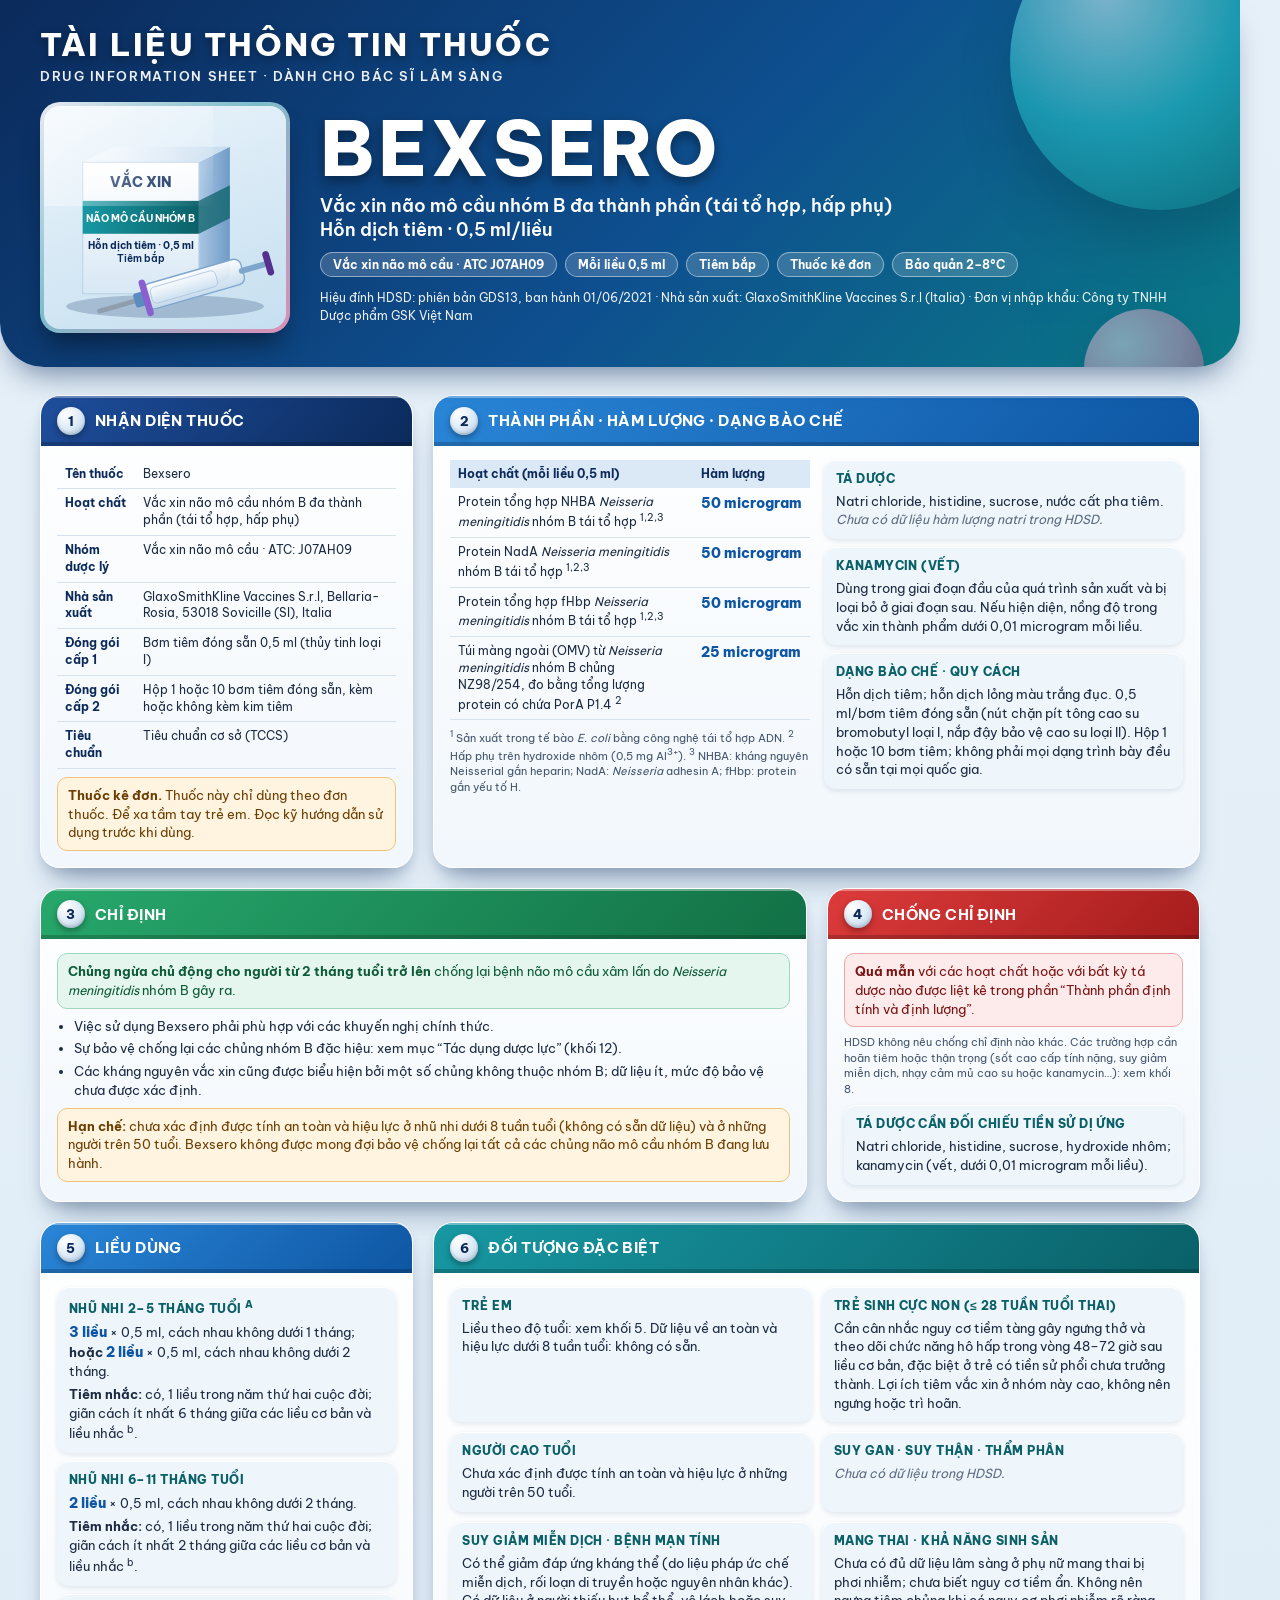
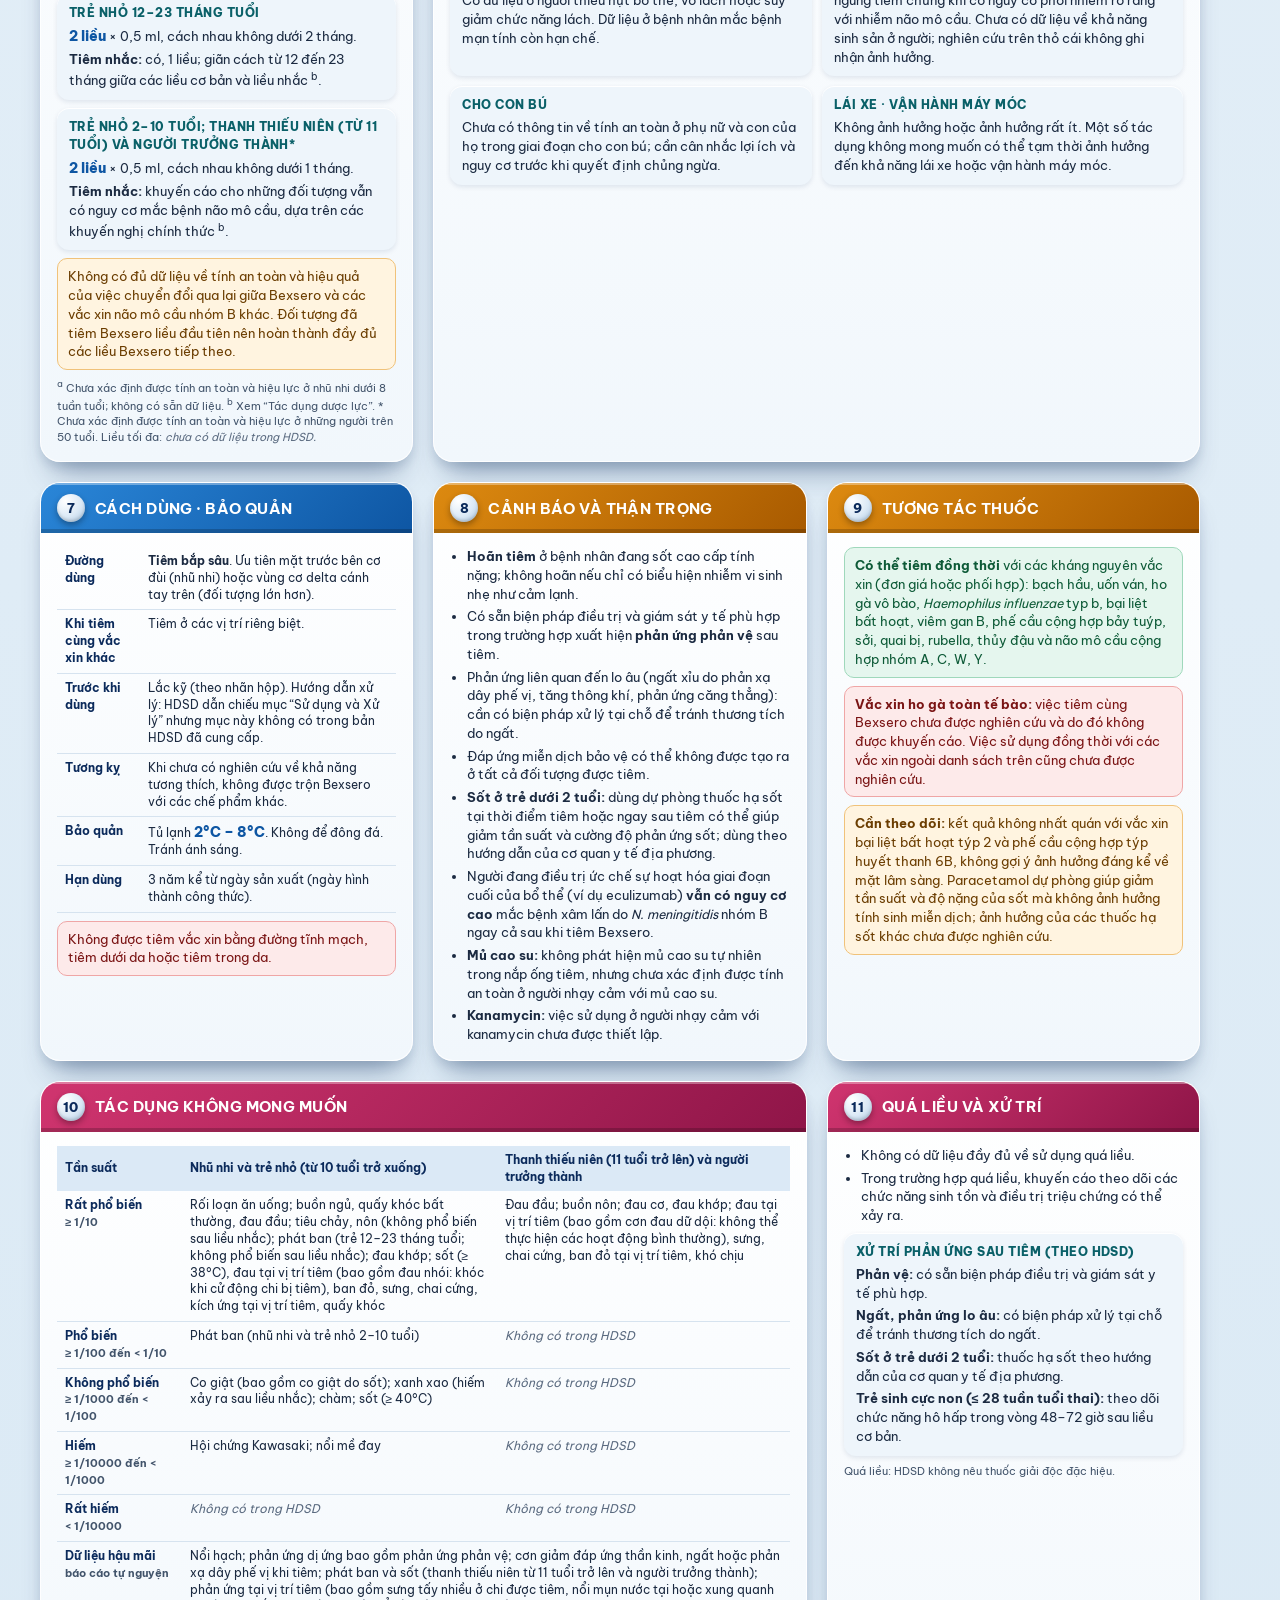
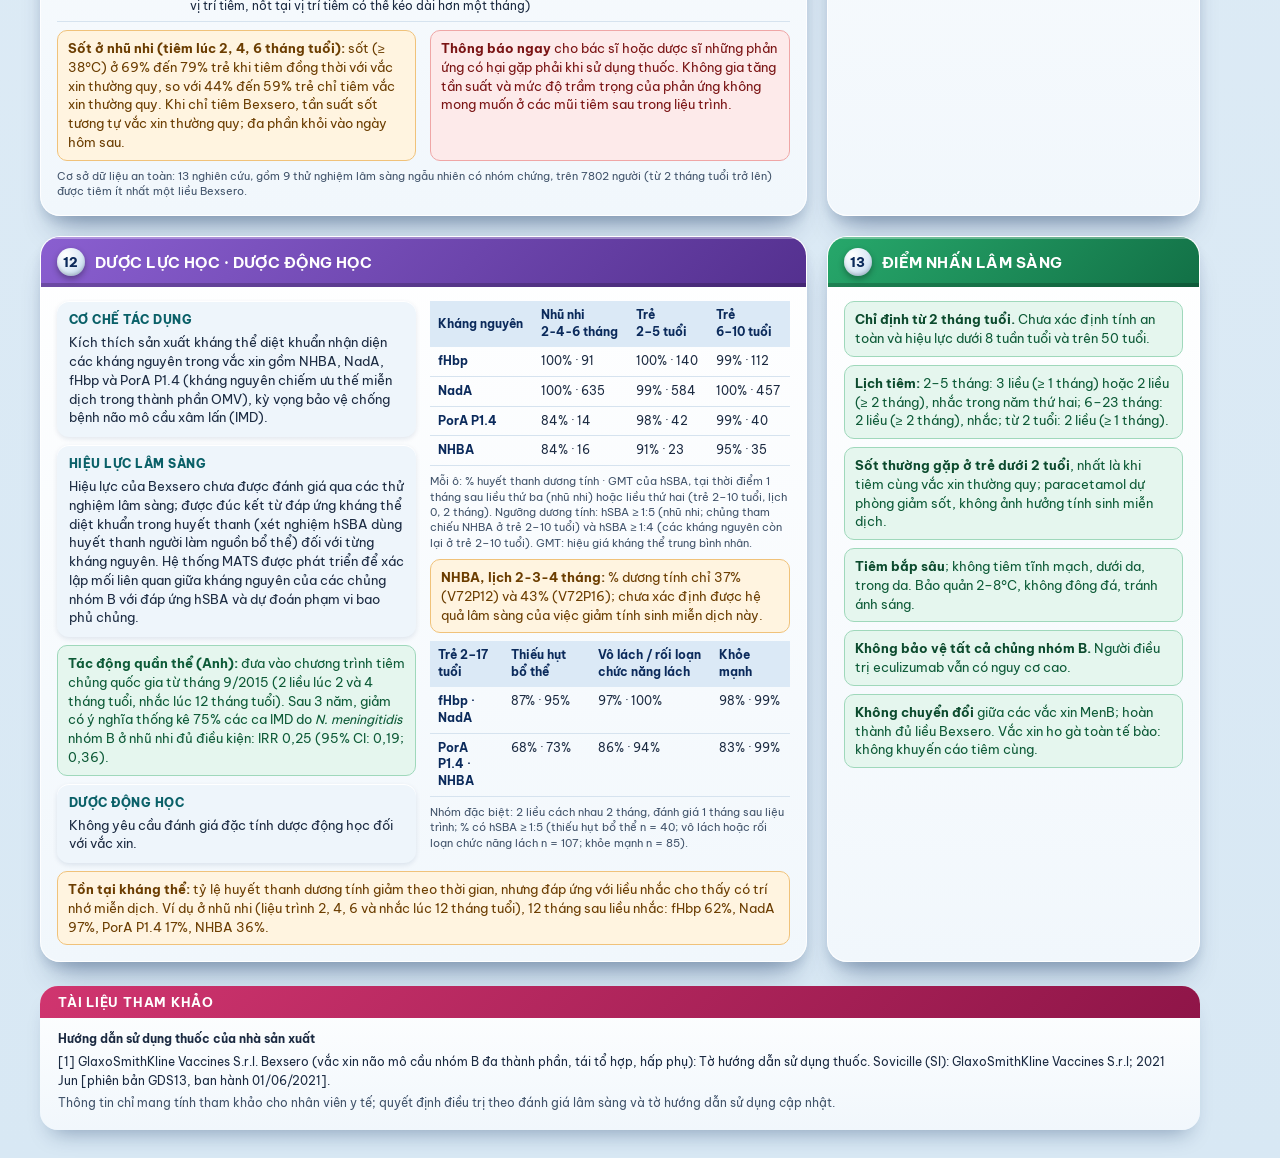
<file: Bexsero_Tai_lieu_thong_tin_thuoc.html>
<!doctype html>
<html lang="vi">
<head>
<meta charset="utf-8">
<meta name="viewport" content="width=device-width, initial-scale=1">
<title>Bexsero – Tài liệu thông tin thuốc</title>
<style>
@font-face{font-family:'Be Vietnam Pro';font-style:normal;font-weight:400;font-display:block;src:url([data-uri]) format('woff2');unicode-range:U+0000-00FF,U+0131,U+0152-0153,U+02BB-02BC,U+02C6,U+02DA,U+02DC,U+2000-206F,U+2074,U+20AC,U+2122,U+2191,U+2193,U+2212,U+2215,U+FEFF,U+FFFD}
@font-face{font-family:'Be Vietnam Pro';font-style:normal;font-weight:400;font-display:block;src:url([data-uri]) format('woff2');unicode-range:U+0102-0103,U+0110-0111,U+0128-0129,U+0168-0169,U+01A0-01A1,U+01AF-01B0,U+0300-0301,U+0303-0304,U+0308-0309,U+0323,U+0329,U+1EA0-1EF9,U+20AB}
@font-face{font-family:'Be Vietnam Pro';font-style:normal;font-weight:500;font-display:block;src:url([data-uri]) format('woff2');unicode-range:U+0000-00FF,U+0131,U+0152-0153,U+02BB-02BC,U+02C6,U+02DA,U+02DC,U+2000-206F,U+2074,U+20AC,U+2122,U+2191,U+2193,U+2212,U+2215,U+FEFF,U+FFFD}
@font-face{font-family:'Be Vietnam Pro';font-style:normal;font-weight:500;font-display:block;src:url([data-uri]) format('woff2');unicode-range:U+0102-0103,U+0110-0111,U+0128-0129,U+0168-0169,U+01A0-01A1,U+01AF-01B0,U+0300-0301,U+0303-0304,U+0308-0309,U+0323,U+0329,U+1EA0-1EF9,U+20AB}
@font-face{font-family:'Be Vietnam Pro';font-style:normal;font-weight:600;font-display:block;src:url([data-uri]) format('woff2');unicode-range:U+0000-00FF,U+0131,U+0152-0153,U+02BB-02BC,U+02C6,U+02DA,U+02DC,U+2000-206F,U+2074,U+20AC,U+2122,U+2191,U+2193,U+2212,U+2215,U+FEFF,U+FFFD}
@font-face{font-family:'Be Vietnam Pro';font-style:normal;font-weight:600;font-display:block;src:url([data-uri]) format('woff2');unicode-range:U+0102-0103,U+0110-0111,U+0128-0129,U+0168-0169,U+01A0-01A1,U+01AF-01B0,U+0300-0301,U+0303-0304,U+0308-0309,U+0323,U+0329,U+1EA0-1EF9,U+20AB}
@font-face{font-family:'Be Vietnam Pro';font-style:normal;font-weight:700;font-display:block;src:url([data-uri]) format('woff2');unicode-range:U+0000-00FF,U+0131,U+0152-0153,U+02BB-02BC,U+02C6,U+02DA,U+02DC,U+2000-206F,U+2074,U+20AC,U+2122,U+2191,U+2193,U+2212,U+2215,U+FEFF,U+FFFD}
@font-face{font-family:'Be Vietnam Pro';font-style:normal;font-weight:700;font-display:block;src:url([data-uri]) format('woff2');unicode-range:U+0102-0103,U+0110-0111,U+0128-0129,U+0168-0169,U+01A0-01A1,U+01AF-01B0,U+0300-0301,U+0303-0304,U+0308-0309,U+0323,U+0329,U+1EA0-1EF9,U+20AB}
@font-face{font-family:'Be Vietnam Pro';font-style:normal;font-weight:800;font-display:block;src:url([data-uri]) format('woff2');unicode-range:U+0000-00FF,U+0131,U+0152-0153,U+02BB-02BC,U+02C6,U+02DA,U+02DC,U+2000-206F,U+2074,U+20AC,U+2122,U+2191,U+2193,U+2212,U+2215,U+FEFF,U+FFFD}
@font-face{font-family:'Be Vietnam Pro';font-style:normal;font-weight:800;font-display:block;src:url([data-uri]) format('woff2');unicode-range:U+0102-0103,U+0110-0111,U+0128-0129,U+0168-0169,U+01A0-01A1,U+01AF-01B0,U+0300-0301,U+0303-0304,U+0308-0309,U+0323,U+0329,U+1EA0-1EF9,U+20AB}

*{box-sizing:border-box}
html,body{margin:0;padding:0}
body{font-family:'Be Vietnam Pro',Arial,sans-serif;background:linear-gradient(180deg,#e6f0f8,#d8e8f4);color:#1b2a41;-webkit-font-smoothing:antialiased}
#page{width:1240px;display:flex;flex-direction:column;background:linear-gradient(180deg,#e6f0f8,#d8e8f4)}
.hero{flex:none;position:relative;overflow:hidden;padding:24px 40px 34px;color:#fff;border-radius:0 0 44px 44px;background:linear-gradient(135deg,#0b2a5b 0%,#0e4f8f 55%,#0a7a86 100%);box-shadow:0 18px 30px -12px rgba(11,42,91,.55)}
.orb{position:absolute;border-radius:50%}
.orb.t{width:300px;height:300px;right:-70px;top:-90px;background:radial-gradient(circle at 32% 28%,#d6fbff,#27c4cf 45%,#0a6068 100%);opacity:.55;box-shadow:0 30px 50px rgba(0,0,0,.25)}
.orb.p{width:120px;height:120px;right:36px;bottom:-62px;background:radial-gradient(circle at 32% 28%,#ffe3ee,#ff9cc0 50%,#c2406f 100%);opacity:.45;box-shadow:0 20px 36px rgba(0,0,0,.25)}
.htop{position:relative;text-align:left;margin-bottom:18px}
.htop h2{margin:0;font-size:32px;font-weight:800;letter-spacing:.07em;text-shadow:0 3px 8px rgba(0,0,0,.35)}
.htop p{margin:4px 0 0;font-size:13px;font-weight:600;letter-spacing:.12em;opacity:.92}
.hmain{position:relative;display:flex;gap:30px;align-items:center}
.pic{flex:none;width:250px;padding:4px;border-radius:20px;background:linear-gradient(135deg,rgba(255,255,255,.9),rgba(143,211,218,.85) 45%,rgba(255,156,192,.85));box-shadow:0 18px 26px -8px rgba(0,0,0,.45)}
.pic .in{position:relative;border-radius:16px;overflow:hidden;background:linear-gradient(160deg,#eaf4fb,#c6dff0)}
.pic .in:before{content:"";position:absolute;left:0;top:0;width:70%;height:45%;background:linear-gradient(135deg,rgba(255,255,255,.65),rgba(255,255,255,0));z-index:2;pointer-events:none}
.pic svg{display:block;width:100%;height:auto}
.hinfo{flex:1 1 auto;min-width:0}
.hinfo h1{margin:0;font-size:76px;line-height:1;font-weight:800;letter-spacing:.04em;text-shadow:0 5px 12px rgba(0,0,0,.4)}
.hinfo .gen{margin:8px 0 10px;font-size:18px;font-weight:600;line-height:1.35}
.chips{display:flex;flex-wrap:wrap;gap:8px;margin-bottom:12px}
.chips .chip{background:rgba(255,255,255,.17);border:1px solid rgba(255,255,255,.45);color:#fff;font-size:12px;padding:4px 12px}
.hinfo .src{font-size:12px;opacity:.92;line-height:1.5}
.grid{flex:1 0 auto;display:grid;grid-template-columns:repeat(3,1fr);gap:20px;padding:28px 40px 24px;align-items:stretch}
.s2{grid-column:span 2}
.card{background:linear-gradient(180deg,#fff 0%,#f1f7fc 100%);border-radius:20px;border:1px solid rgba(255,255,255,.9);overflow:hidden;display:flex;flex-direction:column;box-shadow:0 2px 0 rgba(255,255,255,.95) inset,0 22px 30px -14px rgba(11,42,91,.42),0 6px 10px rgba(11,42,91,.10)}
.ch{padding:11px 16px;display:flex;align-items:center;gap:10px;color:#fff;font-weight:700;font-size:14.5px;letter-spacing:.03em;text-transform:uppercase;box-shadow:inset 0 2px 0 rgba(255,255,255,.35),inset 0 -4px 0 rgba(0,0,0,.20)}
.num{flex:none;width:28px;height:28px;border-radius:50%;background:radial-gradient(circle at 30% 25%,#fff,#dbe9f6 55%,#a9c4de);color:#0b2a5b;display:flex;align-items:center;justify-content:center;font-weight:800;font-size:13px;box-shadow:0 3px 6px rgba(0,0,0,.32),inset 0 -2px 3px rgba(0,0,0,.15)}
.cb{flex-grow:1;padding:14px 16px 16px;font-size:12.5px;line-height:1.5;color:#1b2a41;display:flex;flex-direction:column;gap:8px}
.n{background:linear-gradient(135deg,#1f4f9e,#0b2a5b)}.g{background:linear-gradient(135deg,#27a86b,#127046)}
.r{background:linear-gradient(135deg,#dd3b3b,#a51c1c)}.a{background:linear-gradient(135deg,#dd8a10,#a85a00)}
.b{background:linear-gradient(135deg,#2a86d8,#0e56a3)}.p{background:linear-gradient(135deg,#8a5fd0,#54308f)}
.m{background:linear-gradient(135deg,#d0356f,#8f1548)}.tl{background:linear-gradient(135deg,#1798a3,#0a6068)}
.t{width:100%;border-collapse:collapse;font-size:12px;line-height:1.4}
.t th{background:#dbe9f6;color:#0b2a5b;text-align:left;font-weight:700;padding:6px 8px}
.t td{padding:6px 8px;border-bottom:1px solid #d6e3ef;vertical-align:top}
.k{font-weight:700;color:#0b2a5b}.dose{font-weight:800;color:#0e56a3;font-size:13.5px;white-space:nowrap}.nw{white-space:nowrap}
.chip{display:inline-block;padding:2px 10px;border-radius:999px;font-size:11px;font-weight:700}
.sub{background:#eef5fb;border-radius:12px;padding:10px 12px;box-shadow:inset 0 1px 0 #fff,0 2px 5px rgba(11,42,91,.10);display:flex;flex-direction:column;gap:4px}
.sub h4{margin:0;font-size:12px;font-weight:800;color:#0a6068;text-transform:uppercase;letter-spacing:.04em}
.sub p{margin:0}
.warn{background:#fff4e0;border:1px solid #f0c27a;border-radius:10px;padding:8px 10px;color:#6b3d00}
.bad{background:#fdeaea;border:1px solid #efa6a6;border-radius:10px;padding:8px 10px;color:#7a1414}
.ok{background:#e5f6ee;border:1px solid #9fd8bb;border-radius:10px;padding:8px 10px;color:#0d5a37}
.cb p{margin:0}
.cb ul{margin:0;padding-left:17px;display:flex;flex-direction:column;gap:4px}
.nd{color:#5b6b80;font-style:italic}
.fn{font-size:11px;color:#42546b;line-height:1.4}
.two{display:grid;grid-template-columns:1fr 1fr;gap:14px}
.subgrid{display:grid;grid-template-columns:1fr 1fr;gap:10px}
.col{display:flex;flex-direction:column;gap:8px}
.tag{background:#e5f6ee;border:1px solid #9fd8bb;border-radius:10px;padding:8px 10px;color:#0d5a37}
.tag b{color:#0b4a2d}
.tc{text-align:center}
.foot{flex:none;margin:0 40px 28px;background:linear-gradient(180deg,#fff,#f1f7fc);border-radius:18px;box-shadow:0 14px 22px -12px rgba(11,42,91,.4);overflow:hidden}
.foot .fh{background:linear-gradient(135deg,#d0356f,#8f1548);color:#fff;font-weight:700;font-size:13px;letter-spacing:.06em;padding:8px 18px;text-transform:uppercase}
.foot .fb{padding:12px 18px 14px;font-size:12px;line-height:1.55;color:#1b2a41}
.foot .fb p{margin:0 0 4px}
.foot .dis{font-size:11.5px;color:#42546b;margin-top:6px}
@media print{#page{transform:none!important}body{height:auto!important}}
</style>
</head>
<body>
<div id="page">

<header class="hero">
  <div class="orb t"></div><div class="orb p"></div>
  <div class="htop">
    <h2>TÀI LIỆU THÔNG TIN THUỐC</h2>
    <p>DRUG INFORMATION SHEET · DÀNH CHO BÁC SĨ LÂM SÀNG</p>
  </div>
  <div class="hmain">
    <div class="pic"><div class="in">
      <svg viewBox="0 0 250 230" xmlns="http://www.w3.org/2000/svg" role="img" aria-label="Minh họa hộp vắc xin và bơm tiêm đóng sẵn">
        <defs>
          <linearGradient id="gF" x1="0" y1="0" x2="0" y2="1"><stop offset="0" stop-color="#ffffff"/><stop offset="1" stop-color="#d8e8f5"/></linearGradient>
          <linearGradient id="gS" x1="0" y1="0" x2="1" y2="0"><stop offset="0" stop-color="#a9c6e3"/><stop offset="1" stop-color="#6f9bc8"/></linearGradient>
          <linearGradient id="gT" x1="0" y1="0" x2="1" y2="0"><stop offset="0" stop-color="#f4f9fe"/><stop offset="1" stop-color="#c6dcef"/></linearGradient>
          <linearGradient id="gB" x1="0" y1="0" x2="1" y2="0"><stop offset="0" stop-color="#1798a3"/><stop offset="1" stop-color="#0a6068"/></linearGradient>
          <linearGradient id="gG" x1="0" y1="0" x2="0" y2="1"><stop offset="0" stop-color="#ffffff" stop-opacity=".95"/><stop offset="1" stop-color="#c9ddee" stop-opacity=".9"/></linearGradient>
          <linearGradient id="gL" x1="0" y1="0" x2="0" y2="1"><stop offset="0" stop-color="#f7fafd"/><stop offset="1" stop-color="#cfe1f1"/></linearGradient>
        </defs>
        <ellipse cx="125" cy="207" rx="102" ry="12" fill="#0b2a5b" opacity=".22"/>
        <polygon points="160,58 192,42 192,178 160,194" fill="url(#gS)"/>
        <polygon points="40,58 72,42 192,42 160,58" fill="url(#gT)"/>
        <rect x="40" y="58" width="120" height="136" fill="url(#gF)" stroke="#b9d0e6" stroke-width="1"/>
        <rect x="40" y="98" width="120" height="34" fill="url(#gB)"/>
        <polygon points="160,98 192,82 192,116 160,132" fill="#0a6068" opacity=".75"/>
        <text x="100" y="84" text-anchor="middle" font-size="14" font-weight="800" fill="#0b2a5b">VẮC XIN</text>
        <text x="100" y="120" text-anchor="middle" font-size="10.5" font-weight="700" fill="#fff">NÃO MÔ CẦU NHÓM B</text>
        <text x="100" y="148" text-anchor="middle" font-size="10" font-weight="700" fill="#0b2a5b">Hỗn dịch tiêm · 0,5 ml</text>
        <text x="100" y="161" text-anchor="middle" font-size="10" font-weight="600" fill="#0b2a5b">Tiêm bắp</text>
        <g transform="translate(0,12) rotate(-16 150 176)">
          <rect x="52" y="171" width="42" height="5" rx="2.5" fill="#8f9eae"/>
          <rect x="92" y="166" width="14" height="15" rx="3" fill="#5b8cc0"/>
          <rect x="104" y="160" width="104" height="27" rx="7" fill="url(#gG)" stroke="#7ea6cc" stroke-width="1.4"/>
          <rect x="110" y="165" width="70" height="17" rx="5" fill="url(#gL)" stroke="#a9c4de" stroke-width=".8"/>
          <rect x="204" y="171" width="30" height="6" rx="3" fill="#7ea6cc"/>
          <rect x="232" y="161" width="7" height="26" rx="3.5" fill="#54308f"/>
          <rect x="101" y="154" width="7" height="39" rx="3.5" fill="#8a5fd0"/>
        </g>
      </svg>
    </div></div>
    <div class="hinfo">
      <h1>BEXSERO</h1>
      <div class="gen">Vắc xin não mô cầu nhóm B đa thành phần (tái tổ hợp, hấp phụ)<br>Hỗn dịch tiêm · 0,5 ml/liều</div>
      <div class="chips">
        <span class="chip">Vắc xin não mô cầu · ATC J07AH09</span>
        <span class="chip">Mỗi liều 0,5 ml</span>
        <span class="chip">Tiêm bắp</span>
        <span class="chip">Thuốc kê đơn</span>
        <span class="chip">Bảo quản 2–8°C</span>
      </div>
      <div class="src">Hiệu đính HDSD: phiên bản GDS13, ban hành 01/06/2021 · Nhà sản xuất: GlaxoSmithKline Vaccines S.r.l (Italia) · Đơn vị nhập khẩu: Công ty TNHH Dược phẩm GSK Việt Nam</div>
    </div>
  </div>
</header>

<main class="grid">

<!-- 1 -->
<section class="card"><div class="ch n"><span class="num">1</span>Nhận diện thuốc</div><div class="cb">
  <table class="t"><tbody>
    <tr><td class="k">Tên thuốc</td><td>Bexsero</td></tr>
    <tr><td class="k">Hoạt chất</td><td>Vắc xin não mô cầu nhóm B đa thành phần (tái tổ hợp, hấp phụ)</td></tr>
    <tr><td class="k">Nhóm dược lý</td><td>Vắc xin não mô cầu · ATC: J07AH09</td></tr>
    <tr><td class="k">Nhà sản xuất</td><td>GlaxoSmithKline Vaccines S.r.l, Bellaria-Rosia, 53018 Sovicille (SI), Italia</td></tr>
    <tr><td class="k">Đóng gói cấp 1</td><td>Bơm tiêm đóng sẵn 0,5 ml (thủy tinh loại I)</td></tr>
    <tr><td class="k">Đóng gói cấp 2</td><td>Hộp 1 hoặc 10 bơm tiêm đóng sẵn, kèm hoặc không kèm kim tiêm</td></tr>
    <tr><td class="k">Tiêu chuẩn</td><td>Tiêu chuẩn cơ sở (TCCS)</td></tr>
  </tbody></table>
  <div class="warn"><b>Thuốc kê đơn.</b> Thuốc này chỉ dùng theo đơn thuốc. Để xa tầm tay trẻ em. Đọc kỹ hướng dẫn sử dụng trước khi dùng.</div>
</div></section>

<!-- 2 -->
<section class="card s2"><div class="ch b"><span class="num">2</span>Thành phần · Hàm lượng · Dạng bào chế</div><div class="cb">
  <div class="two">
    <div class="col">
      <table class="t"><thead><tr><th>Hoạt chất (mỗi liều 0,5 ml)</th><th>Hàm lượng</th></tr></thead><tbody>
        <tr><td>Protein tổng hợp NHBA <i>Neisseria meningitidis</i> nhóm B tái tổ hợp <sup>1,2,3</sup></td><td class="dose">50 microgram</td></tr>
        <tr><td>Protein NadA <i>Neisseria meningitidis</i> nhóm B tái tổ hợp <sup>1,2,3</sup></td><td class="dose">50 microgram</td></tr>
        <tr><td>Protein tổng hợp fHbp <i>Neisseria meningitidis</i> nhóm B tái tổ hợp <sup>1,2,3</sup></td><td class="dose">50 microgram</td></tr>
        <tr><td>Túi màng ngoài (OMV) từ <i>Neisseria meningitidis</i> nhóm B chủng NZ98/254, đo bằng tổng lượng protein có chứa PorA P1.4 <sup>2</sup></td><td class="dose">25 microgram</td></tr>
      </tbody></table>
      <p class="fn"><sup>1</sup> Sản xuất trong tế bào <i>E. coli</i> bằng công nghệ tái tổ hợp ADN. <sup>2</sup> Hấp phụ trên hydroxide nhôm (0,5 mg Al<sup>3+</sup>). <sup>3</sup> NHBA: kháng nguyên Neisserial gắn heparin; NadA: <i>Neisseria</i> adhesin A; fHbp: protein gắn yếu tố H.</p>
    </div>
    <div class="col">
      <div class="sub"><h4>Tá dược</h4><p>Natri chloride, histidine, sucrose, nước cất pha tiêm. <span class="nd">Chưa có dữ liệu hàm lượng natri trong HDSD.</span></p></div>
      <div class="sub"><h4>Kanamycin (vết)</h4><p>Dùng trong giai đoạn đầu của quá trình sản xuất và bị loại bỏ ở giai đoạn sau. Nếu hiện diện, nồng độ trong vắc xin thành phẩm dưới 0,01 microgram mỗi liều.</p></div>
      <div class="sub"><h4>Dạng bào chế · Quy cách</h4><p>Hỗn dịch tiêm; hỗn dịch lỏng màu trắng đục. 0,5 ml/bơm tiêm đóng sẵn (nút chặn pít tông cao su bromobutyl loại I, nắp đậy bảo vệ cao su loại II). Hộp 1 hoặc 10 bơm tiêm; không phải mọi dạng trình bày đều có sẵn tại mọi quốc gia.</p></div>
    </div>
  </div>
</div></section>

<!-- 3 -->
<section class="card s2"><div class="ch g"><span class="num">3</span>Chỉ định</div><div class="cb">
  <div class="ok"><b>Chủng ngừa chủ động cho người từ 2 tháng tuổi trở lên</b> chống lại bệnh não mô cầu xâm lấn do <i>Neisseria meningitidis</i> nhóm B gây ra.</div>
  <ul>
    <li>Việc sử dụng Bexsero phải phù hợp với các khuyến nghị chính thức.</li>
    <li>Sự bảo vệ chống lại các chủng nhóm B đặc hiệu: xem mục “Tác dụng dược lực” (khối 12).</li>
    <li>Các kháng nguyên vắc xin cũng được biểu hiện bởi một số chủng không thuộc nhóm B; dữ liệu ít, mức độ bảo vệ chưa được xác định.</li>
  </ul>
  <div class="warn"><b>Hạn chế:</b> chưa xác định được tính an toàn và hiệu lực ở nhũ nhi dưới 8 tuần tuổi (không có sẵn dữ liệu) và ở những người trên 50 tuổi. Bexsero không được mong đợi bảo vệ chống lại tất cả các chủng não mô cầu nhóm B đang lưu hành.</div>
</div></section>

<!-- 4 -->
<section class="card"><div class="ch r"><span class="num">4</span>Chống chỉ định</div><div class="cb">
  <div class="bad"><b>Quá mẫn</b> với các hoạt chất hoặc với bất kỳ tá dược nào được liệt kê trong phần “Thành phần định tính và định lượng”.</div>
  <p class="fn">HDSD không nêu chống chỉ định nào khác. Các trường hợp cần hoãn tiêm hoặc thận trọng (sốt cao cấp tính nặng, suy giảm miễn dịch, nhạy cảm mủ cao su hoặc kanamycin…): xem khối 8.</p>
  <div class="sub"><h4>Tá dược cần đối chiếu tiền sử dị ứng</h4><p>Natri chloride, histidine, sucrose, hydroxide nhôm; kanamycin (vết, dưới 0,01 microgram mỗi liều).</p></div>
</div></section>

<!-- 5 -->
<section class="card"><div class="ch b"><span class="num">5</span>Liều dùng</div><div class="cb">
  <div class="sub"><h4>Nhũ nhi 2–5 tháng tuổi <sup>a</sup></h4>
    <p><span class="dose">3 liều</span> × 0,5 ml, cách nhau không dưới 1 tháng; <b>hoặc</b> <span class="dose">2 liều</span> × 0,5 ml, cách nhau không dưới 2 tháng.</p>
    <p><b>Tiêm nhắc:</b> có, 1 liều trong năm thứ hai cuộc đời; giãn cách ít nhất 6 tháng giữa các liều cơ bản và liều nhắc <sup>b</sup>.</p></div>
  <div class="sub"><h4>Nhũ nhi 6–11 tháng tuổi</h4>
    <p><span class="dose">2 liều</span> × 0,5 ml, cách nhau không dưới 2 tháng.</p>
    <p><b>Tiêm nhắc:</b> có, 1 liều trong năm thứ hai cuộc đời; giãn cách ít nhất 2 tháng giữa các liều cơ bản và liều nhắc <sup>b</sup>.</p></div>
  <div class="sub"><h4>Trẻ nhỏ 12–23 tháng tuổi</h4>
    <p><span class="dose">2 liều</span> × 0,5 ml, cách nhau không dưới 2 tháng.</p>
    <p><b>Tiêm nhắc:</b> có, 1 liều; giãn cách từ 12 đến 23 tháng giữa các liều cơ bản và liều nhắc <sup>b</sup>.</p></div>
  <div class="sub"><h4>Trẻ nhỏ 2–10 tuổi; thanh thiếu niên (từ 11 tuổi) và người trưởng thành*</h4>
    <p><span class="dose">2 liều</span> × 0,5 ml, cách nhau không dưới 1 tháng.</p>
    <p><b>Tiêm nhắc:</b> khuyến cáo cho những đối tượng vẫn có nguy cơ mắc bệnh não mô cầu, dựa trên các khuyến nghị chính thức <sup>b</sup>.</p></div>
  <div class="warn">Không có đủ dữ liệu về tính an toàn và hiệu quả của việc chuyển đổi qua lại giữa Bexsero và các vắc xin não mô cầu nhóm B khác. Đối tượng đã tiêm Bexsero liều đầu tiên nên hoàn thành đầy đủ các liều Bexsero tiếp theo.</div>
  <p class="fn"><sup>a</sup> Chưa xác định được tính an toàn và hiệu lực ở nhũ nhi dưới 8 tuần tuổi; không có sẵn dữ liệu. <sup>b</sup> Xem “Tác dụng dược lực”. * Chưa xác định được tính an toàn và hiệu lực ở những người trên 50 tuổi. Liều tối đa: <span class="nd">chưa có dữ liệu trong HDSD.</span></p>
</div></section>

<!-- 6 -->
<section class="card s2"><div class="ch tl"><span class="num">6</span>Đối tượng đặc biệt</div><div class="cb">
  <div class="subgrid">
    <div class="sub"><h4>Trẻ em</h4><p>Liều theo độ tuổi: xem khối 5. Dữ liệu về an toàn và hiệu lực dưới 8 tuần tuổi: không có sẵn.</p></div>
    <div class="sub"><h4>Trẻ sinh cực non (≤ 28 tuần tuổi thai)</h4><p>Cần cân nhắc nguy cơ tiềm tàng gây ngưng thở và theo dõi chức năng hô hấp trong vòng 48–72 giờ sau liều cơ bản, đặc biệt ở trẻ có tiền sử phổi chưa trưởng thành. Lợi ích tiêm vắc xin ở nhóm này cao, không nên ngưng hoặc trì hoãn.</p></div>
    <div class="sub"><h4>Người cao tuổi</h4><p>Chưa xác định được tính an toàn và hiệu lực ở những người trên 50 tuổi.</p></div>
    <div class="sub"><h4>Suy gan · Suy thận · Thẩm phân</h4><p class="nd">Chưa có dữ liệu trong HDSD.</p></div>
    <div class="sub"><h4>Suy giảm miễn dịch · Bệnh mạn tính</h4><p>Có thể giảm đáp ứng kháng thể (do liệu pháp ức chế miễn dịch, rối loạn di truyền hoặc nguyên nhân khác). Có dữ liệu ở người thiếu hụt bổ thể, vô lách hoặc suy giảm chức năng lách. Dữ liệu ở bệnh nhân mắc bệnh mạn tính còn hạn chế.</p></div>
    <div class="sub"><h4>Mang thai · Khả năng sinh sản</h4><p>Chưa có đủ dữ liệu lâm sàng ở phụ nữ mang thai bị phơi nhiễm; chưa biết nguy cơ tiềm ẩn. Không nên ngưng tiêm chủng khi có nguy cơ phơi nhiễm rõ ràng với nhiễm não mô cầu. Chưa có dữ liệu về khả năng sinh sản ở người; nghiên cứu trên thỏ cái không ghi nhận ảnh hưởng.</p></div>
    <div class="sub"><h4>Cho con bú</h4><p>Chưa có thông tin về tính an toàn ở phụ nữ và con của họ trong giai đoạn cho con bú; cần cân nhắc lợi ích và nguy cơ trước khi quyết định chủng ngừa.</p></div>
    <div class="sub"><h4>Lái xe · Vận hành máy móc</h4><p>Không ảnh hưởng hoặc ảnh hưởng rất ít. Một số tác dụng không mong muốn có thể tạm thời ảnh hưởng đến khả năng lái xe hoặc vận hành máy móc.</p></div>
  </div>
</div></section>

<!-- 7 -->
<section class="card"><div class="ch b"><span class="num">7</span>Cách dùng · Bảo quản</div><div class="cb">
  <table class="t"><tbody>
    <tr><td class="k">Đường dùng</td><td><b>Tiêm bắp sâu</b>. Ưu tiên mặt trước bên cơ đùi (nhũ nhi) hoặc vùng cơ delta cánh tay trên (đối tượng lớn hơn).</td></tr>
    <tr><td class="k">Khi tiêm cùng vắc xin khác</td><td>Tiêm ở các vị trí riêng biệt.</td></tr>
    <tr><td class="k">Trước khi dùng</td><td>Lắc kỹ (theo nhãn hộp). Hướng dẫn xử lý: HDSD dẫn chiếu mục “Sử dụng và Xử lý” nhưng mục này không có trong bản HDSD đã cung cấp.</td></tr>
    <tr><td class="k">Tương kỵ</td><td>Khi chưa có nghiên cứu về khả năng tương thích, không được trộn Bexsero với các chế phẩm khác.</td></tr>
    <tr><td class="k">Bảo quản</td><td>Tủ lạnh <span class="dose">2°C – 8°C</span>. Không để đông đá. Tránh ánh sáng.</td></tr>
    <tr><td class="k">Hạn dùng</td><td>3 năm kể từ ngày sản xuất (ngày hình thành công thức).</td></tr>
  </tbody></table>
  <div class="bad">Không được tiêm vắc xin bằng đường tĩnh mạch, tiêm dưới da hoặc tiêm trong da.</div>
</div></section>

<!-- 8 -->
<section class="card"><div class="ch a"><span class="num">8</span>Cảnh báo và thận trọng</div><div class="cb">
  <ul>
    <li><b>Hoãn tiêm</b> ở bệnh nhân đang sốt cao cấp tính nặng; không hoãn nếu chỉ có biểu hiện nhiễm vi sinh nhẹ như cảm lạnh.</li>
    <li>Có sẵn biện pháp điều trị và giám sát y tế phù hợp trong trường hợp xuất hiện <b>phản ứng phản vệ</b> sau tiêm.</li>
    <li>Phản ứng liên quan đến lo âu (ngất xỉu do phản xạ dây phế vị, tăng thông khí, phản ứng căng thẳng): cần có biện pháp xử lý tại chỗ để tránh thương tích do ngất.</li>
    <li>Đáp ứng miễn dịch bảo vệ có thể không được tạo ra ở tất cả đối tượng được tiêm.</li>
    <li><b>Sốt ở trẻ dưới 2 tuổi:</b> dùng dự phòng thuốc hạ sốt tại thời điểm tiêm hoặc ngay sau tiêm có thể giúp giảm tần suất và cường độ phản ứng sốt; dùng theo hướng dẫn của cơ quan y tế địa phương.</li>
    <li>Người đang điều trị ức chế sự hoạt hóa giai đoạn cuối của bổ thể (ví dụ eculizumab) <b>vẫn có nguy cơ cao</b> mắc bệnh xâm lấn do <i>N. meningitidis</i> nhóm B ngay cả sau khi tiêm Bexsero.</li>
    <li><b>Mủ cao su:</b> không phát hiện mủ cao su tự nhiên trong nắp ống tiêm, nhưng chưa xác định được tính an toàn ở người nhạy cảm với mủ cao su.</li>
    <li><b>Kanamycin:</b> việc sử dụng ở người nhạy cảm với kanamycin chưa được thiết lập.</li>
  </ul>
</div></section>

<!-- 9 -->
<section class="card"><div class="ch a"><span class="num">9</span>Tương tác thuốc</div><div class="cb">
  <div class="ok"><b>Có thể tiêm đồng thời</b> với các kháng nguyên vắc xin (đơn giá hoặc phối hợp): bạch hầu, uốn ván, ho gà vô bào, <i>Haemophilus influenzae</i> typ b, bại liệt bất hoạt, viêm gan B, phế cầu cộng hợp bảy tuýp, sởi, quai bị, rubella, thủy đậu và não mô cầu cộng hợp nhóm A, C, W, Y.</div>
  <div class="bad"><b>Vắc xin ho gà toàn tế bào:</b> việc tiêm cùng Bexsero chưa được nghiên cứu và do đó không được khuyến cáo. Việc sử dụng đồng thời với các vắc xin ngoài danh sách trên cũng chưa được nghiên cứu.</div>
  <div class="warn"><b>Cần theo dõi:</b> kết quả không nhất quán với vắc xin bại liệt bất hoạt týp 2 và phế cầu cộng hợp týp huyết thanh 6B, không gợi ý ảnh hưởng đáng kể về mặt lâm sàng. Paracetamol dự phòng giúp giảm tần suất và độ nặng của sốt mà không ảnh hưởng tính sinh miễn dịch; ảnh hưởng của các thuốc hạ sốt khác chưa được nghiên cứu.</div>
</div></section>

<!-- 10 -->
<section class="card s2"><div class="ch m"><span class="num">10</span>Tác dụng không mong muốn</div><div class="cb">
  <table class="t"><thead><tr><th style="width:17%">Tần suất</th><th style="width:43%">Nhũ nhi và trẻ nhỏ (từ 10 tuổi trở xuống)</th><th style="width:40%">Thanh thiếu niên (11 tuổi trở lên) và người trưởng thành</th></tr></thead><tbody>
    <tr><td class="k">Rất phổ biến<br><span class="fn">≥ 1/10</span></td><td>Rối loạn ăn uống; buồn ngủ, quấy khóc bất thường, đau đầu; tiêu chảy, nôn (không phổ biến sau liều nhắc); phát ban (trẻ 12–23 tháng tuổi; không phổ biến sau liều nhắc); đau khớp; sốt (≥ 38°C), đau tại vị trí tiêm (bao gồm đau nhói: khóc khi cử động chi bị tiêm), ban đỏ, sưng, chai cứng, kích ứng tại vị trí tiêm, quấy khóc</td><td>Đau đầu; buồn nôn; đau cơ, đau khớp; đau tại vị trí tiêm (bao gồm cơn đau dữ dội: không thể thực hiện các hoạt động bình thường), sưng, chai cứng, ban đỏ tại vị trí tiêm, khó chịu</td></tr>
    <tr><td class="k">Phổ biến<br><span class="fn">≥ 1/100 đến &lt; 1/10</span></td><td>Phát ban (nhũ nhi và trẻ nhỏ 2–10 tuổi)</td><td class="nd">Không có trong HDSD</td></tr>
    <tr><td class="k">Không phổ biến<br><span class="fn">≥ 1/1000 đến &lt; 1/100</span></td><td>Co giật (bao gồm co giật do sốt); xanh xao (hiếm xảy ra sau liều nhắc); chàm; sốt (≥ 40°C)</td><td class="nd">Không có trong HDSD</td></tr>
    <tr><td class="k">Hiếm<br><span class="fn">≥ 1/10000 đến &lt; 1/1000</span></td><td>Hội chứng Kawasaki; nổi mề đay</td><td class="nd">Không có trong HDSD</td></tr>
    <tr><td class="k">Rất hiếm<br><span class="fn">&lt; 1/10000</span></td><td class="nd">Không có trong HDSD</td><td class="nd">Không có trong HDSD</td></tr>
    <tr><td class="k">Dữ liệu hậu mãi<br><span class="fn">báo cáo tự nguyện</span></td><td colspan="2">Nổi hạch; phản ứng dị ứng bao gồm phản ứng phản vệ; cơn giảm đáp ứng thần kinh, ngất hoặc phản xạ dây phế vị khi tiêm; phát ban và sốt (thanh thiếu niên từ 11 tuổi trở lên và người trưởng thành); phản ứng tại vị trí tiêm (bao gồm sưng tấy nhiều ở chi được tiêm, nổi mụn nước tại hoặc xung quanh vị trí tiêm, nốt tại vị trí tiêm có thể kéo dài hơn một tháng)</td></tr>
  </tbody></table>
  <div class="two">
    <div class="warn"><b>Sốt ở nhũ nhi (tiêm lúc 2, 4, 6 tháng tuổi):</b> sốt (≥ 38°C) ở 69% đến 79% trẻ khi tiêm đồng thời với vắc xin thường quy, so với 44% đến 59% trẻ chỉ tiêm vắc xin thường quy. Khi chỉ tiêm Bexsero, tần suất sốt tương tự vắc xin thường quy; đa phần khỏi vào ngày hôm sau.</div>
    <div class="bad"><b>Thông báo ngay</b> cho bác sĩ hoặc dược sĩ những phản ứng có hại gặp phải khi sử dụng thuốc. Không gia tăng tần suất và mức độ trầm trọng của phản ứng không mong muốn ở các mũi tiêm sau trong liệu trình.</div>
  </div>
  <p class="fn">Cơ sở dữ liệu an toàn: 13 nghiên cứu, gồm 9 thử nghiệm lâm sàng ngẫu nhiên có nhóm chứng, trên 7802 người (từ 2 tháng tuổi trở lên) được tiêm ít nhất một liều Bexsero.</p>
</div></section>

<!-- 11 -->
<section class="card"><div class="ch m"><span class="num">11</span>Quá liều và xử trí</div><div class="cb">
  <ul>
    <li>Không có dữ liệu đầy đủ về sử dụng quá liều.</li>
    <li>Trong trường hợp quá liều, khuyến cáo theo dõi các chức năng sinh tồn và điều trị triệu chứng có thể xảy ra.</li>
  </ul>
  <div class="sub"><h4>Xử trí phản ứng sau tiêm (theo HDSD)</h4>
    <p><b>Phản vệ:</b> có sẵn biện pháp điều trị và giám sát y tế phù hợp.</p>
    <p><b>Ngất, phản ứng lo âu:</b> có biện pháp xử lý tại chỗ để tránh thương tích do ngất.</p>
    <p><b>Sốt ở trẻ dưới 2 tuổi:</b> thuốc hạ sốt theo hướng dẫn của cơ quan y tế địa phương.</p>
    <p><b>Trẻ sinh cực non (≤ 28 tuần tuổi thai):</b> theo dõi chức năng hô hấp trong vòng 48–72 giờ sau liều cơ bản.</p></div>
  <p class="fn">Quá liều: HDSD không nêu thuốc giải độc đặc hiệu.</p>
</div></section>

<!-- 12 -->
<section class="card s2"><div class="ch p"><span class="num">12</span>Dược lực học · Dược động học</div><div class="cb">
  <div class="two">
    <div class="col">
      <div class="sub"><h4>Cơ chế tác dụng</h4><p>Kích thích sản xuất kháng thể diệt khuẩn nhận diện các kháng nguyên trong vắc xin gồm NHBA, NadA, fHbp và PorA P1.4 (kháng nguyên chiếm ưu thế miễn dịch trong thành phần OMV), kỳ vọng bảo vệ chống bệnh não mô cầu xâm lấn (IMD).</p></div>
      <div class="sub"><h4>Hiệu lực lâm sàng</h4><p>Hiệu lực của Bexsero chưa được đánh giá qua các thử nghiệm lâm sàng; được đúc kết từ đáp ứng kháng thể diệt khuẩn trong huyết thanh (xét nghiệm hSBA dùng huyết thanh người làm nguồn bổ thể) đối với từng kháng nguyên. Hệ thống MATS được phát triển để xác lập mối liên quan giữa kháng nguyên của các chủng nhóm B với đáp ứng hSBA và dự đoán phạm vi bao phủ chủng.</p></div>
      <div class="ok"><b>Tác động quần thể (Anh):</b> đưa vào chương trình tiêm chủng quốc gia từ tháng 9/2015 (2 liều lúc 2 và 4 tháng tuổi, nhắc lúc 12 tháng tuổi). Sau 3 năm, giảm có ý nghĩa thống kê 75% các ca IMD do <i>N. meningitidis</i> nhóm B ở nhũ nhi đủ điều kiện: IRR 0,25 (95% CI: 0,19; 0,36).</div>
      <div class="sub"><h4>Dược động học</h4><p>Không yêu cầu đánh giá đặc tính dược động học đối với vắc xin.</p></div>
    </div>
    <div class="col">
      <table class="t"><thead><tr><th>Kháng nguyên</th><th>Nhũ nhi<br>2-4-6 tháng</th><th>Trẻ<br>2–5 tuổi</th><th>Trẻ<br>6–10 tuổi</th></tr></thead><tbody>
        <tr><td class="k">fHbp</td><td>100% · 91</td><td>100% · 140</td><td>99% · 112</td></tr>
        <tr><td class="k">NadA</td><td>100% · 635</td><td>99% · 584</td><td>100% · 457</td></tr>
        <tr><td class="k">PorA P1.4</td><td>84% · 14</td><td>98% · 42</td><td>99% · 40</td></tr>
        <tr><td class="k">NHBA</td><td>84% · 16</td><td>91% · 23</td><td>95% · 35</td></tr>
      </tbody></table>
      <p class="fn">Mỗi ô: % huyết thanh dương tính · GMT của hSBA, tại thời điểm 1 tháng sau liều thứ ba (nhũ nhi) hoặc liều thứ hai (trẻ 2–10 tuổi, lịch 0, 2 tháng). Ngưỡng dương tính: hSBA ≥ 1:5 (nhũ nhi; chủng tham chiếu NHBA ở trẻ 2–10 tuổi) và hSBA ≥ 1:4 (các kháng nguyên còn lại ở trẻ 2–10 tuổi). GMT: hiệu giá kháng thể trung bình nhân.</p>
      <div class="warn"><b>NHBA, lịch 2-3-4 tháng:</b> % dương tính chỉ 37% (V72P12) và 43% (V72P16); chưa xác định được hệ quả lâm sàng của việc giảm tính sinh miễn dịch này.</div>
      <table class="t"><thead><tr><th>Trẻ 2–17 tuổi</th><th>Thiếu hụt bổ thể</th><th>Vô lách / rối loạn chức năng lách</th><th>Khỏe mạnh</th></tr></thead><tbody>
        <tr><td class="k">fHbp · NadA</td><td class="nw">87% · 95%</td><td class="nw">97% · 100%</td><td class="nw">98% · 99%</td></tr>
        <tr><td class="k">PorA P1.4 · NHBA</td><td class="nw">68% · 73%</td><td class="nw">86% · 94%</td><td class="nw">83% · 99%</td></tr>
      </tbody></table>
      <p class="fn">Nhóm đặc biệt: 2 liều cách nhau 2 tháng, đánh giá 1 tháng sau liệu trình; % có hSBA ≥ 1:5 (thiếu hụt bổ thể n = 40; vô lách hoặc rối loạn chức năng lách n = 107; khỏe mạnh n = 85).</p>
    </div>
  </div>
  <div class="warn"><b>Tồn tại kháng thể:</b> tỷ lệ huyết thanh dương tính giảm theo thời gian, nhưng đáp ứng với liều nhắc cho thấy có trí nhớ miễn dịch. Ví dụ ở nhũ nhi (liệu trình 2, 4, 6 và nhắc lúc 12 tháng tuổi), 12 tháng sau liều nhắc: fHbp 62%, NadA 97%, PorA P1.4 17%, NHBA 36%.</div>
</div></section>

<!-- 13 -->
<section class="card"><div class="ch g"><span class="num">13</span>Điểm nhấn lâm sàng</div><div class="cb">
  <div class="tag"><b>Chỉ định từ 2 tháng tuổi.</b> Chưa xác định tính an toàn và hiệu lực dưới 8 tuần tuổi và trên 50 tuổi.</div>
  <div class="tag"><b>Lịch tiêm:</b> 2–5 tháng: 3 liều (≥ 1 tháng) hoặc 2 liều (≥ 2 tháng), nhắc trong năm thứ hai; 6–23 tháng: 2 liều (≥ 2 tháng), nhắc; từ 2 tuổi: 2 liều (≥ 1 tháng).</div>
  <div class="tag"><b>Sốt thường gặp ở trẻ dưới 2 tuổi</b>, nhất là khi tiêm cùng vắc xin thường quy; paracetamol dự phòng giảm sốt, không ảnh hưởng tính sinh miễn dịch.</div>
  <div class="tag"><b>Tiêm bắp sâu</b>; không tiêm tĩnh mạch, dưới da, trong da. Bảo quản 2–8°C, không đông đá, tránh ánh sáng.</div>
  <div class="tag"><b>Không bảo vệ tất cả chủng nhóm B.</b> Người điều trị eculizumab vẫn có nguy cơ cao.</div>
  <div class="tag"><b>Không chuyển đổi</b> giữa các vắc xin MenB; hoàn thành đủ liều Bexsero. Vắc xin ho gà toàn tế bào: không khuyến cáo tiêm cùng.</div>
</div></section>

</main>

<footer class="foot">
  <div class="fh">Tài liệu tham khảo</div>
  <div class="fb">
    <p><b>Hướng dẫn sử dụng thuốc của nhà sản xuất</b></p>
    <p>[1] GlaxoSmithKline Vaccines S.r.l. Bexsero (vắc xin não mô cầu nhóm B đa thành phần, tái tổ hợp, hấp phụ): Tờ hướng dẫn sử dụng thuốc. Sovicille (SI): GlaxoSmithKline Vaccines S.r.l; 2021 Jun [phiên bản GDS13, ban hành 01/06/2021].</p>
    <p class="dis">Thông tin chỉ mang tính tham khảo cho nhân viên y tế; quyết định điều trị theo đánh giá lâm sàng và tờ hướng dẫn sử dụng cập nhật.</p>
  </div>
</footer>

</div>
<script>
(function(){try{var w=1240,s=Math.min(1,window.innerWidth/w),p=document.getElementById('page');if(s<1){p.style.transform='scale('+s+')';p.style.transformOrigin='top left';document.body.style.height=(p.offsetHeight*s)+'px';document.body.style.overflowX='hidden';}}catch(e){}})();
</script>
</body>
</html>
</file>
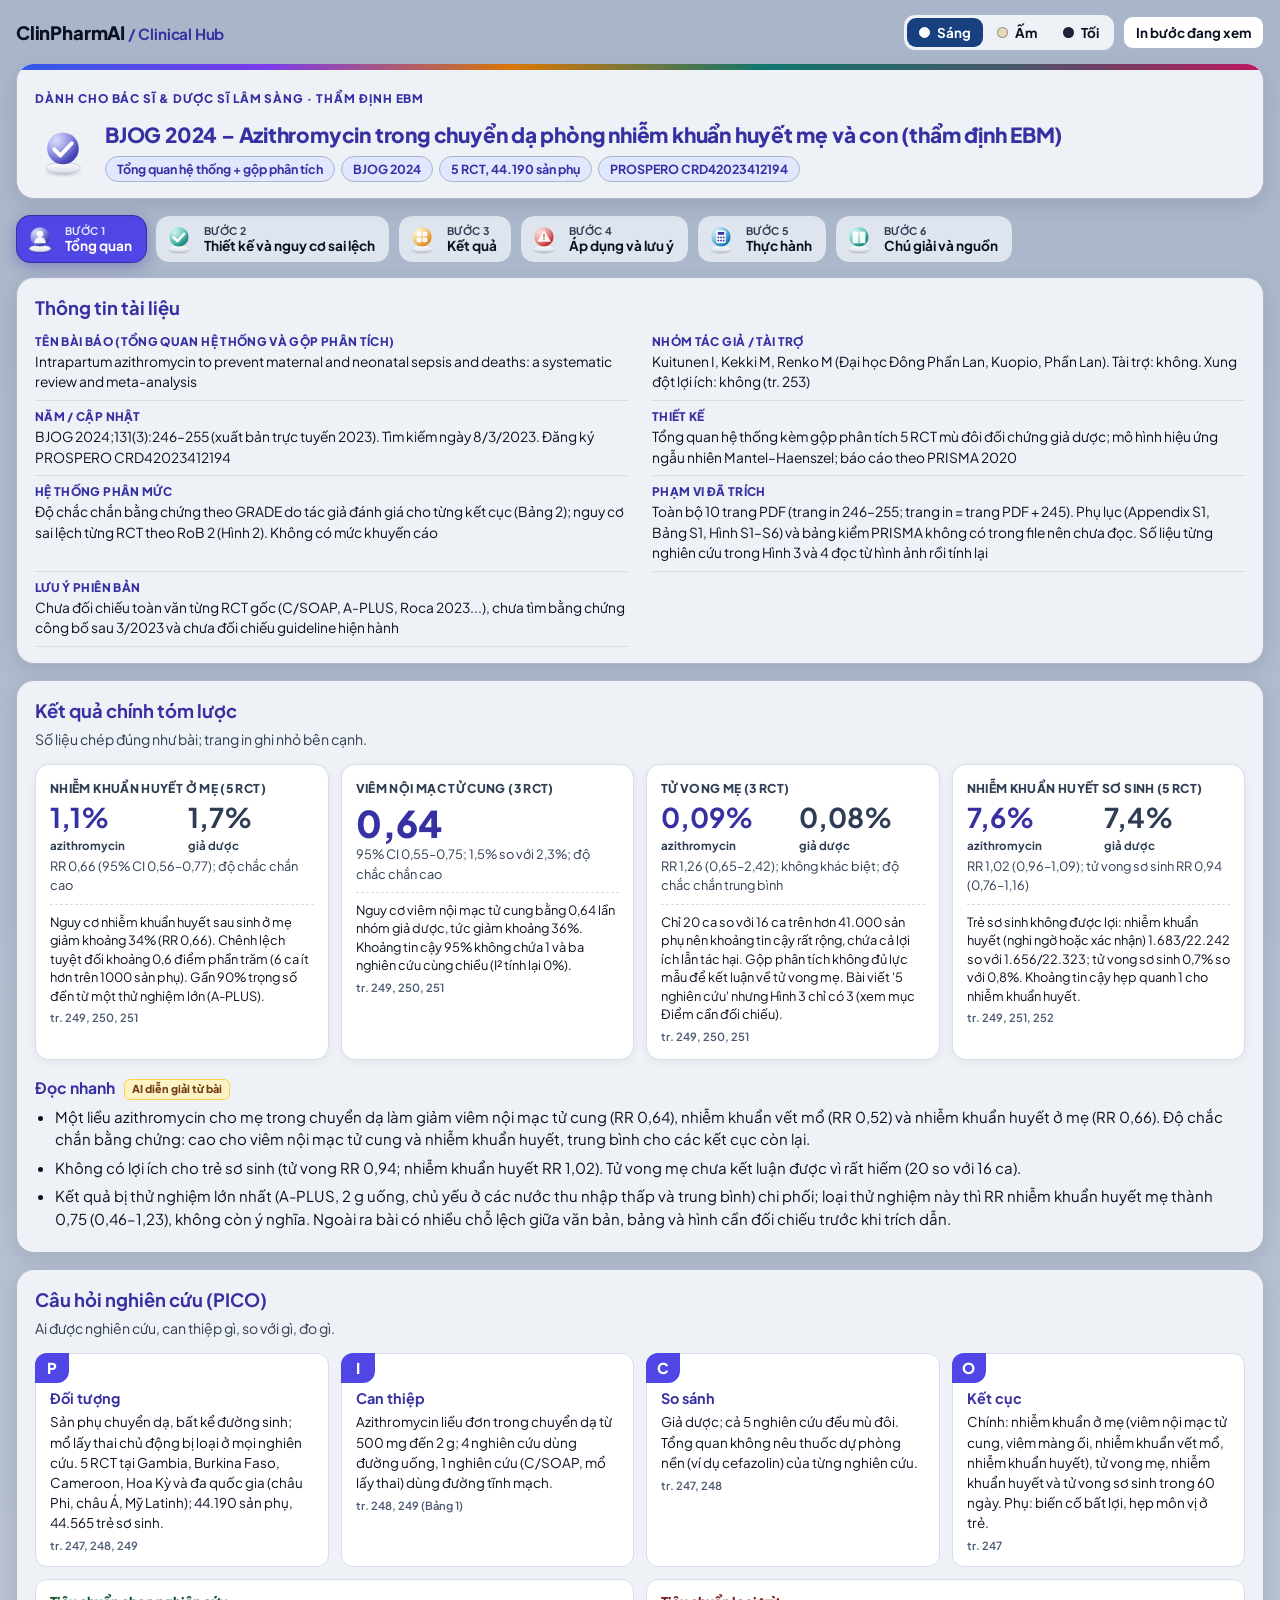
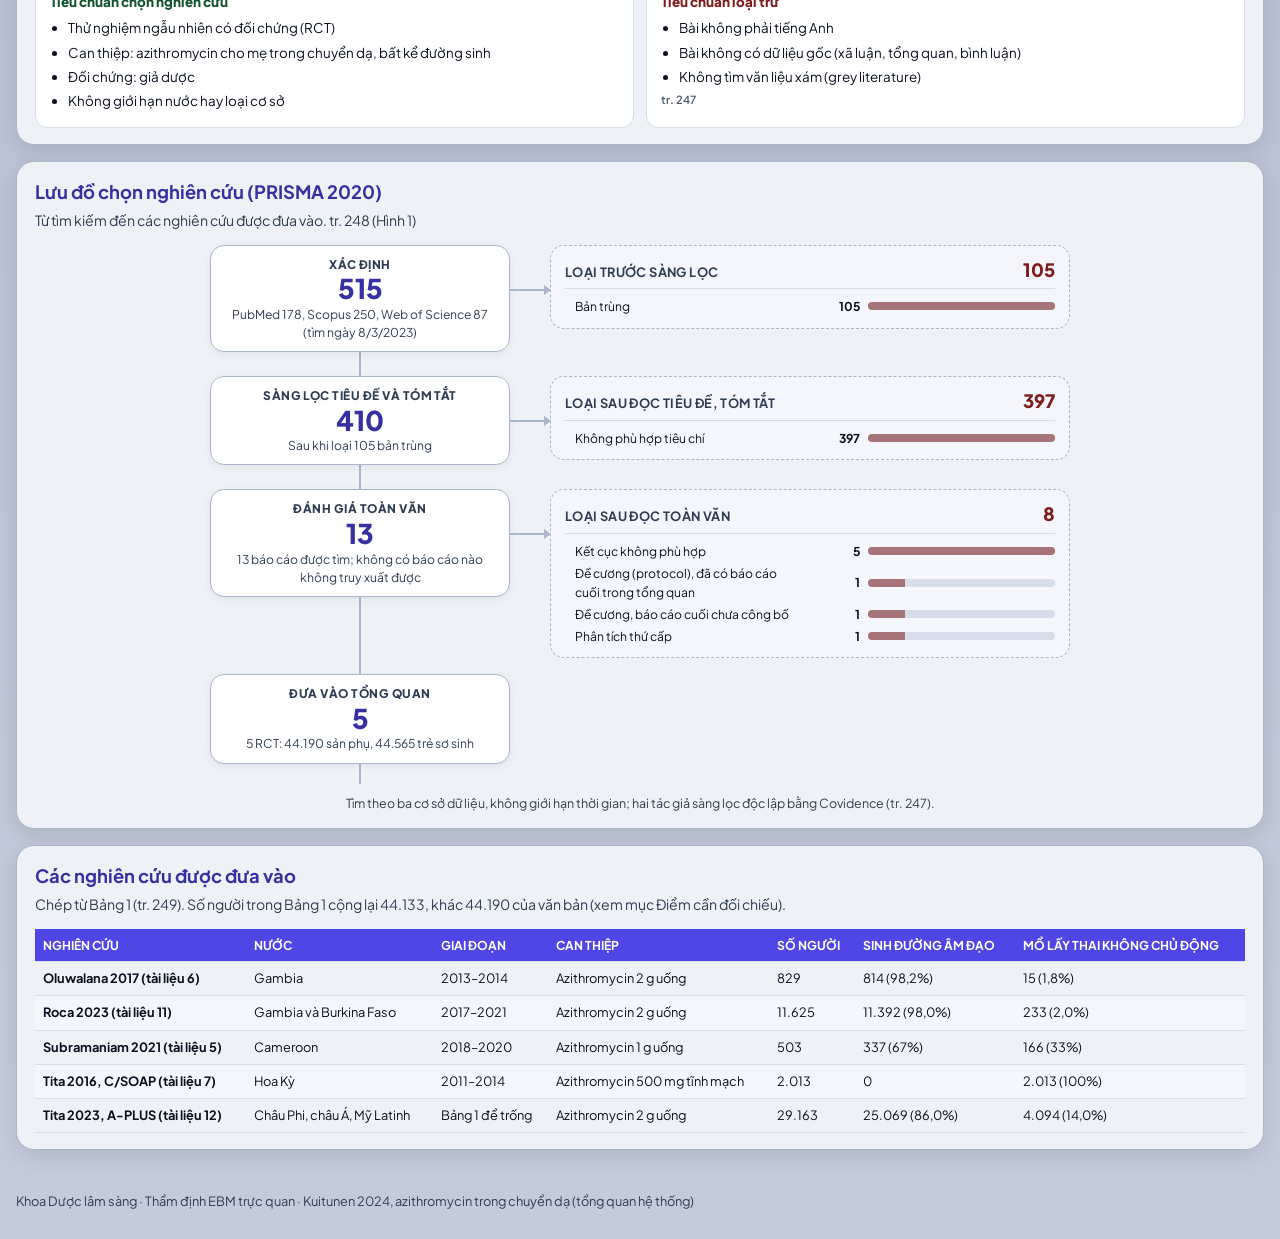
<file: bjog-azithromycin-sr-journal.html>
<!doctype html>
<html lang="vi" data-theme="light">
<head>
<meta charset="utf-8">
<meta name="viewport" content="width=device-width,initial-scale=1">
<title>Kuitunen BJOG 2024 – Thẩm định EBM</title>
<meta name="description" content="Tóm tắt trực quan thẩm định EBM tổng quan hệ thống kèm gộp phân tích (BJOG 2024): azithromycin liều đơn trong chuyển dạ, 5 RCT, 44.190 sản phụ. Kết quả gộp, độ chắc chắn bằng chứng, điểm cần đối chiếu, tình huống, trắc nghiệm.">
<link rel="preconnect" href="https://fonts.googleapis.com"><link href="https://fonts.googleapis.com/css2?family=Plus+Jakarta+Sans:wght@400;500;600;700;800&display=swap" rel="stylesheet">
<style>
:root,[data-theme=light]{--bg:#eef1f8;--surf:#fff;--surf2:#f6f7fc;--tx:#101828;--mut:#475467;--line:#d9deea;--ind:#3a2fa0;--ind2:#5a4fe0;--indbg:#ecebfd;--ok:#0b6b45;--okbg:#e2f5eb;--warn:#7a4e00;--warnbg:#fff2d2;--bad:#a61f14;--badbg:#fde8e6;--info:#124fb5;--infobg:#e4eeff;--ref:#8a93a8;--bar:#c9cfdf;--shadow:0 1px 2px rgba(16,24,40,.06),0 4px 14px rgba(16,24,40,.05)}
[data-theme=warm]{--bg:#f6f0e6;--surf:#fffdf8;--surf2:#faf4e8;--tx:#2a2118;--mut:#5f5444;--line:#e3d8c4;--ind:#5b3a1a;--ind2:#a0602a;--indbg:#f3e6d2;--ok:#2d6a3a;--okbg:#e5f1df;--warn:#7a4a00;--warnbg:#fbeac0;--bad:#9b2a1a;--badbg:#f9e0d8;--info:#1f5a86;--infobg:#e1edf5;--ref:#948872;--bar:#d6c9b0}
[data-theme=dark]{--bg:#0f1220;--surf:#171b2e;--surf2:#1d2238;--tx:#e8ebf7;--mut:#a7aec8;--line:#2d3452;--ind:#a9a2ff;--ind2:#8c84ff;--indbg:#25244a;--ok:#6fd8a4;--okbg:#12342a;--warn:#f4c768;--warnbg:#3b2e10;--bad:#ff9d92;--badbg:#401c19;--info:#8ab9ff;--infobg:#172a4a;--ref:#7f88a6;--bar:#3a4264;--shadow:none}
*{box-sizing:border-box}
html{-webkit-text-size-adjust:100%}
body{margin:0;background:var(--bg);color:var(--tx);font-family:system-ui,"Segoe UI",Arial,sans-serif;font-size:15px;line-height:1.5}
.wrap{max-width:1120px;margin:0 auto;padding:0 16px 28px}
button{font-family:inherit;color:inherit}
:focus-visible{outline:3px solid var(--ind2);outline-offset:2px}
.sr{position:absolute;width:1px;height:1px;overflow:hidden;clip:rect(0 0 0 0)}
.top{display:flex;align-items:center;justify-content:space-between;gap:12px;flex-wrap:wrap;max-width:1120px;margin:0 auto;padding:14px 16px}
.brand{font-weight:800;font-size:1.05rem}.brand span{color:var(--ind);font-weight:700}
.ctl{display:flex;gap:8px;align-items:center;flex-wrap:wrap}
.seg{display:inline-flex;background:var(--surf);border:1px solid var(--line);border-radius:12px;padding:3px;gap:2px}
.seg button{border:0;background:transparent;padding:6px 12px;border-radius:9px;font-size:.84rem;font-weight:700;cursor:pointer;color:var(--mut)}
.seg button[aria-pressed=true]{background:var(--ind);color:#fff}
[data-theme=dark] .seg button[aria-pressed=true]{color:#0f1220}
.btn{border:1px solid var(--line);background:var(--surf);border-radius:10px;padding:7px 12px;font-size:.84rem;font-weight:700;cursor:pointer}
.card{background:var(--surf);border:1px solid var(--line);border-radius:16px;box-shadow:var(--shadow);padding:18px 20px;margin-bottom:16px}
.hero{border-top:5px solid var(--ind2)}
.eyebrow{font-size:.74rem;font-weight:800;letter-spacing:.08em;text-transform:uppercase;color:var(--ind)}
h1{margin:6px 0 10px;font-size:1.55rem;line-height:1.25;color:var(--ind)}
h2{margin:0 0 4px;font-size:1.15rem;color:var(--ind)}
h3{margin:0 0 6px;font-size:.98rem}
.sub{margin:0 0 14px;color:var(--mut);font-size:.88rem}
.chips{display:flex;gap:6px;flex-wrap:wrap}
.chip{background:var(--indbg);color:var(--ind);font-weight:700;font-size:.78rem;border-radius:999px;padding:3px 11px}
.steps{position:sticky;top:0;z-index:5;background:var(--bg);padding:8px 0 10px;margin:0 0 6px;display:flex;gap:8px;overflow-x:auto;scrollbar-width:thin}
.steps button{flex:1 1 0;min-width:138px;display:flex;align-items:center;gap:9px;text-align:left;border:1px solid var(--line);background:var(--surf);border-radius:14px;padding:9px 12px;cursor:pointer;font-weight:700;font-size:.85rem;line-height:1.25}
.steps .n{flex:none;width:26px;height:26px;border-radius:50%;background:var(--indbg);color:var(--ind);display:grid;place-items:center;font-size:.8rem;font-weight:800}
.steps button[aria-selected=true]{background:var(--ind);color:#fff;border-color:var(--ind)}
[data-theme=dark] .steps button[aria-selected=true]{color:#0f1220}
.steps button[aria-selected=true] .n{background:#fff;color:var(--ind)}
.panel[hidden]{display:none}
.grid{display:grid;gap:12px}
.g2{grid-template-columns:repeat(2,minmax(0,1fr))}.g3{grid-template-columns:repeat(3,minmax(0,1fr))}.g4{grid-template-columns:repeat(4,minmax(0,1fr))}
.mini{background:var(--surf2);border:1px solid var(--line);border-radius:12px;padding:12px 14px}
.pg{display:inline-block;font-size:.7rem;color:var(--ref);font-weight:600;margin-left:6px;white-space:nowrap}
.pgb{display:block;font-size:.7rem;color:var(--ref);font-weight:600;margin-top:4px}
dl.di{display:grid;grid-template-columns:1fr 1fr;gap:0 24px;margin:0}
dl.di div{padding:7px 0;border-bottom:1px solid var(--line);min-width:0}
dl.di dt{font-size:.74rem;font-weight:800;color:var(--ind);text-transform:uppercase;letter-spacing:.03em}
dl.di dd{margin:1px 0 0;font-size:.86rem;overflow-wrap:anywhere}
.tile{background:var(--surf2);border:1px solid var(--line);border-radius:14px;padding:14px}
.tile .lb{font-size:.76rem;font-weight:800;color:var(--mut);text-transform:uppercase;letter-spacing:.03em}
.tile .big{font-size:2.3rem;font-weight:800;color:var(--ind);line-height:1.1;margin:6px 0 2px}
.tile .nt{font-size:.8rem;color:var(--mut)}
.duo{display:flex;gap:12px;align-items:flex-end;margin:6px 0 2px}
.duo div{flex:1}.duo b{display:block;font-size:1.7rem;line-height:1.1}.duo small{font-size:.72rem;color:var(--mut);font-weight:700}
.duo .a b{color:var(--ind)}.duo .b b{color:var(--mut)}
.quick{margin:0;padding-left:20px}.quick li{margin:6px 0}
.pico{display:grid;grid-template-columns:repeat(4,minmax(0,1fr));gap:12px}
.pico .mini{position:relative;padding-top:34px}
.pico .k{position:absolute;top:-1px;left:-1px;background:var(--ind);color:#fff;font-weight:800;border-radius:12px 0 12px 0;width:34px;height:30px;display:grid;place-items:center}
[data-theme=dark] .pico .k{color:#0f1220}
.pico h3{font-size:.86rem;color:var(--ind);margin-bottom:3px}
.pico p{margin:0;font-size:.84rem}
ul.cr{margin:6px 0 0;padding-left:18px;font-size:.84rem}ul.cr li{margin:4px 0}
.cr-h{font-weight:800;font-size:.84rem}
.cr-y .cr-h{color:var(--ok)}.cr-n .cr-h{color:var(--bad)}
.flow{display:flex;flex-direction:column;gap:0;align-items:center}
.fnode{width:min(560px,100%);border:1px solid var(--line);background:var(--surf2);border-radius:12px;padding:8px 14px;text-align:center}
.fnode .fn{font-size:1.25rem;font-weight:800;color:var(--ind)}.fnode .ft{font-size:.78rem;font-weight:800;color:var(--mut);text-transform:uppercase;letter-spacing:.03em}.fnode .fs{font-size:.78rem;color:var(--mut);margin-top:2px}
.fnode.side{background:var(--surf);border-style:dashed;width:min(560px,100%)}
.farrow{height:16px;width:2px;background:var(--bar);margin:0 auto}
.fnode.last{border:2px solid var(--ind2)}
.rob{display:grid;gap:8px}
.robrow{display:grid;grid-template-columns:230px 150px 1fr;gap:12px;align-items:start;border:1px solid var(--line);border-radius:12px;padding:10px 12px;background:var(--surf2)}
.robrow .d{font-weight:700}.robrow p{margin:0;font-size:.84rem}
.jb{display:inline-flex;align-items:center;gap:6px;border-radius:999px;padding:3px 11px;font-size:.78rem;font-weight:800;white-space:nowrap}
.jb.low{background:var(--okbg);color:var(--ok)}.jb.some{background:var(--warnbg);color:var(--warn)}.jb.unk{background:var(--infobg);color:var(--info)}
.ai{display:inline-block;font-size:.68rem;font-weight:800;background:var(--warnbg);color:var(--warn);border-radius:6px;padding:1px 7px;vertical-align:middle;margin-left:6px}
.overall{margin-top:10px;padding:10px 12px;border-left:5px solid var(--ind2);background:var(--indbg);border-radius:8px;font-size:.86rem}
.segf{margin:0 0 12px}
.abs{display:grid;gap:6px;margin:6px 0 4px}
.absr{display:grid;grid-template-columns:110px 1fr 70px;align-items:center;gap:10px;font-size:.84rem}
.track{background:var(--surf2);border:1px solid var(--line);border-radius:6px;height:20px;overflow:hidden}
.track i{display:block;height:100%}
.absr.az i{background:var(--ind2)}.absr.pl i{background:var(--bar)}
.forest{margin:8px 0 0}
.fh,.fr{display:grid;grid-template-columns:minmax(0,1.5fr) 98px 98px 240px 100px 116px;gap:8px;align-items:center;padding:7px 4px;border-bottom:1px solid var(--line)}
.fh{font-size:.72rem;font-weight:800;color:var(--mut);text-transform:uppercase;letter-spacing:0;border-bottom:2px solid var(--line)}
.fr.key{background:var(--indbg);border-radius:8px}
.fr .c-l b{font-weight:700;font-size:.88rem}
.c-a,.c-b{font-size:.82rem;line-height:1.25}.c-a .pc,.c-b .pc{display:block;color:var(--mut);font-size:.74rem}
.c-v{font-weight:800;font-size:.88rem}.c-v small{display:block;font-weight:600;color:var(--mut);font-size:.74rem}
.c-p{font-size:.8rem}.c-p .sg{display:block;font-weight:800;font-size:.72rem;margin-top:1px}
.sg.sig{color:var(--ok)}.sg.ns{color:var(--mut)}
.na{font-size:.76rem;color:var(--mut);font-style:italic}
.lowev{display:inline-block;font-size:.66rem;font-weight:800;background:var(--warnbg);color:var(--warn);border-radius:6px;padding:0 6px;margin-left:6px;vertical-align:middle}
.fsv{display:block;width:100%;height:26px}
.fsv .ref{stroke:var(--mut);stroke-width:1;stroke-dasharray:3 2}
.fsv .ci{stroke:var(--ind2);stroke-width:2}
.fsv .cap{stroke:var(--ind2);stroke-width:2}
.fsv .pt.sig{fill:var(--ind2);stroke:var(--ind2)}.fsv .pt.ns{fill:var(--surf);stroke:var(--ind2);stroke-width:2}
.ax{display:block;width:100%;height:22px}.ax line{stroke:var(--mut);stroke-width:1}.ax text{fill:var(--mut);font-size:9px;text-anchor:middle}
.axl{display:flex;justify-content:space-between;font-size:.66rem;color:var(--mut);font-weight:700;margin-bottom:1px;text-transform:none;letter-spacing:0}
.fx{display:grid;grid-template-columns:minmax(0,1.5fr) 98px 98px 240px 100px 116px;gap:8px;padding:2px 4px}.fxa{grid-column:4}
.fnote{font-size:.8rem;color:var(--mut);margin:10px 0 0}
.mini h3{font-size:.9rem}.mini p{margin:0;font-size:.84rem}
.nnt{text-align:center}.nnt .v{font-size:1.9rem;font-weight:800;color:var(--ind);line-height:1.1}.nnt .ci{font-size:.78rem;color:var(--mut)}
.vl{list-style:none;margin:0;padding:0;display:grid;gap:8px}
.vl li{display:grid;grid-template-columns:auto 1fr;gap:10px;align-items:start;border:1px solid var(--line);background:var(--surf2);border-radius:12px;padding:10px 12px;font-size:.86rem}
.tag{font-size:.7rem;font-weight:800;border-radius:6px;padding:2px 8px;white-space:nowrap}
.tag.t{background:var(--infobg);color:var(--info)}.tag.a{background:var(--warnbg);color:var(--warn)}
.cmp{display:grid;grid-template-columns:1fr 1fr;gap:10px;margin:8px 0}
.cmp div{border:1px solid var(--line);border-radius:10px;padding:8px 10px;font-size:.82rem;background:var(--surf)}
.cmp b{display:block;font-size:.7rem;text-transform:uppercase;letter-spacing:.04em;color:var(--ind)}
.form{display:grid;grid-template-columns:repeat(auto-fit,minmax(150px,1fr));gap:10px;margin:8px 0}
.form label{display:grid;gap:3px;font-size:.78rem;font-weight:700;color:var(--mut)}
.form input{border:1px solid var(--line);background:var(--surf);color:var(--tx);border-radius:9px;padding:7px 9px;font-size:.92rem;font-family:inherit}
.est{display:grid;grid-template-columns:repeat(auto-fit,minmax(140px,1fr));gap:10px;margin:8px 0}
.est div{background:var(--indbg);border-radius:10px;padding:9px 11px;font-weight:800;font-size:1.05rem;color:var(--ind)}
.est small{display:block;font-weight:600;font-size:.7rem;color:var(--mut)}
.warnx{background:var(--badbg);color:var(--bad);border-radius:8px;padding:8px 10px;font-size:.84rem;font-weight:700}
.note{font-size:.78rem;color:var(--mut);margin:6px 0 0}
details.case{border:1px solid var(--line);border-radius:12px;background:var(--surf2);margin-bottom:8px}
details.case summary{cursor:pointer;padding:10px 14px;font-weight:700}
details.case table{width:100%;border-collapse:collapse;font-size:.84rem}
details.case td{padding:7px 14px;border-top:1px solid var(--line);vertical-align:top}
details.case td:first-child{width:120px;font-weight:800;color:var(--ind)}
.q{border:1px solid var(--line);border-radius:12px;background:var(--surf2);padding:12px 14px;margin-bottom:10px}
.q p{margin:0 0 8px;font-weight:700}
.opt{display:block;width:100%;text-align:left;border:2px solid var(--line);background:var(--surf);border-radius:10px;padding:8px 12px;margin-bottom:6px;font-size:.86rem;cursor:pointer}
.opt.ok{border-color:var(--ok);background:var(--okbg)}.opt.no{border-color:var(--bad);background:var(--badbg)}
.opt[disabled]{cursor:default}
.ex{font-size:.82rem;color:var(--mut);margin:6px 0 0}
table.gl{width:100%;border-collapse:collapse;font-size:.84rem}
table.gl th,table.gl td{text-align:left;padding:7px 8px;border-bottom:1px solid var(--line);vertical-align:top}
table.gl th{color:var(--ind);font-size:.76rem;text-transform:uppercase}
ol.src{margin:0;padding-left:20px;font-size:.86rem}
ul.sc{margin:0;padding-left:20px;font-size:.84rem}ul.sc li{margin:5px 0}
footer{max-width:1120px;margin:0 auto;padding:6px 16px 28px;font-size:.8rem;color:var(--mut)}
footer .ail{font-weight:800;color:var(--warn);background:var(--warnbg);display:inline-block;padding:5px 10px;border-radius:8px;margin-bottom:6px}

/*SKIN*/
:root,[data-theme=light]{--bg1:#a9b5c9;--bg2:#c4ccda;--bg:#c4ccda;--cardbg:#eef1f6;--cardbd:#aab6c9;--card2:#dfe5ee;--surf:#fff;--surf2:#f4f6fb;--tx:#0a1020;--mut:#2f3d54;--line:#d7deea;--ind:#3730a3;--ind2:#4f46e5;--indbg:#e0e7ff;--ok:#14532d;--okbg:#dcfce7;--warn:#713f12;--warnbg:#fef3c7;--bad:#7f1d1d;--badbg:#fee2e2;--info:#1e3a8a;--infobg:#dbeafe;--ref:#4a5a73;--bar:#b7c1d6;--navy:#17407e;--shadow:0 6px 20px rgba(10,16,32,.10)}
[data-theme=warm]{--bg1:#e6d8bb;--bg2:#f3ead6;--bg:#f3ead6;--cardbg:#fbf5e8;--cardbd:#d4c4a1;--card2:#f0e6d0;--surf:#fffdf7;--surf2:#f8f1e1;--tx:#2a2116;--mut:#5a4a33;--line:#e6d9bb;--ind:#7a3f0a;--ind2:#a0602a;--indbg:#f1e3c4;--ref:#6b5a40;--bar:#d6c9b0;--navy:#7a4a12}
[data-theme=dark]{--bg1:#0b1220;--bg2:#111a2e;--bg:#111a2e;--cardbg:#16213a;--cardbd:#33466b;--card2:#1e2b4a;--surf:#1b2a4a;--surf2:#203154;--tx:#e8edf8;--mut:#b4c0d8;--line:#2f4064;--ind:#c7d2fe;--ind2:#6366f1;--indbg:#2a3a66;--ref:#93a3c4;--bar:#3a4a78;--ok:#bbf7d0;--okbg:#12361f;--warn:#fde68a;--warnbg:#3a2d0b;--bad:#fecaca;--badbg:#3d1620;--info:#bfdbfe;--infobg:#14284f;--navy:#3b5bdb;--shadow:0 6px 20px rgba(0,0,0,.35)}
body{font-family:"Plus Jakarta Sans",system-ui,-apple-system,"Segoe UI",Roboto,sans-serif;background:linear-gradient(180deg,var(--bg1),var(--bg2));background-color:var(--bg2);min-height:100vh;-webkit-font-smoothing:antialiased}
.wrap{max-width:1360px;padding:0 16px 20px}
.top{max-width:1360px;padding:14px 16px 12px}
.brand{font-size:1.15rem;letter-spacing:-.01em}.brand span{font-size:.95rem}
.seg{background:var(--cardbg);border-color:var(--cardbd)}
.seg button{display:flex;align-items:center;gap:7px;color:var(--tx)}
.seg button[aria-pressed=true],[data-theme=dark] .seg button[aria-pressed=true]{background:var(--navy);color:#fff}
.dot{width:11px;height:11px;border-radius:50%;border:1px solid rgba(10,16,32,.35);display:inline-block}
.dot.l{background:#fff}.dot.w{background:#e6d9b8}.dot.d{background:#1a2238}
.seg button[aria-pressed=true] .dot{border-color:#fff}
.btn{background:var(--surf);border-color:var(--cardbd)}
.card{background:var(--cardbg);border:1px solid var(--cardbd);border-radius:18px;box-shadow:var(--shadow);padding:16px 18px}
.card h2,.card h3{color:var(--ind)}
.hero{position:relative;overflow:hidden;border-top:1px solid var(--cardbd);padding:26px 18px 16px;display:flex;gap:14px;align-items:center;flex-wrap:wrap}
.hero::before{content:"";position:absolute;left:0;right:0;top:0;height:6px;background:linear-gradient(90deg,#2f5bea,#7c3aed,#d97706,#0f766e,#475569,#be185d)}
.hero .eyebrow{width:100%}
.hero .ico{width:56px;height:56px;flex:none}
.hero .hb{flex:1;min-width:240px}
h1{font-size:1.3rem;font-weight:800;letter-spacing:-.01em;margin:0 0 8px}
.ico3{display:block;width:100%;height:100%}
.ainote{margin:0 0 14px;background:var(--warnbg);border:1px solid #fcd34d;color:var(--warn);border-radius:12px;padding:10px 14px;font-size:.82rem;font-weight:600}
[data-theme=dark] .ainote{border-color:#7c5e12}
.chip{background:var(--indbg);color:var(--ind);border:1px solid var(--cardbd)}
.steps{background:transparent;gap:8px;flex-wrap:wrap;overflow:visible;position:static;padding:0;margin:0 0 14px}
.steps button{flex:0 1 auto;min-width:0;background:var(--card2);border:1px solid var(--cardbd);border-radius:14px;padding:6px 14px 6px 6px;gap:8px;color:var(--tx);font-family:inherit}
.steps button .ico{width:34px;height:34px;flex:none}
.steps button small{display:block;font-size:.66rem;font-weight:700;color:var(--mut);letter-spacing:.04em;text-transform:uppercase;line-height:1.1}
.steps button:hover:not([aria-selected=true]){background:var(--surf)}
.steps button[aria-selected=true],[data-theme=dark] .steps button[aria-selected=true]{background:var(--ind2);border-color:var(--ind);color:#fff;box-shadow:0 4px 14px rgba(55,48,163,.35)}
.steps button[aria-selected=true] small{color:#e0e7ff}
.tile .tx{margin:8px 0 0;padding-top:8px;border-top:1px dashed var(--line);font-size:.8rem;line-height:1.45;color:var(--tx)}
.mini,.tile,.robrow,.vl li,.fnode,.q,details.case,.cmp div{background:var(--surf);border-color:var(--line)}
.fnode.side{background:var(--surf2)}
.tile{box-shadow:0 2px 8px rgba(10,16,32,.06)}
.est div{background:var(--indbg)}
.pico .k{background:var(--ind2);color:#fff}
.forest{background:var(--surf);border:1px solid var(--cardbd);border-radius:14px;overflow:hidden;margin-top:10px}
.fh{background:var(--ind2);color:#fff;border-bottom:0;padding:9px 8px;font-size:.74rem}
.fh .axl,.fh .ax text{color:#fff;fill:#fff}.fh .ax line{stroke:#fff}
.fr,.fx{padding-left:8px;padding-right:8px}
.fr:nth-of-type(even){background:var(--surf2)}
.fr.key{background:var(--indbg)}
.fr{border-bottom:1px solid var(--line)}
.segf{background:var(--cardbg)}
.overall{background:var(--indbg)}
.track{background:var(--surf);border-color:var(--cardbd)}
.absr.az i{background:var(--ind2)}
.ai{background:var(--warnbg);color:var(--warn);border:1px solid #fcd34d}
table.gl th{background:var(--ind2);color:#fff;font-size:.76rem}
table.gl tr:nth-child(even) td{background:var(--surf2)}
.jb,.tag,.lowev{border:1px solid rgba(10,16,32,.10)}
footer{max-width:1360px;padding:6px 16px 28px}
@media(max-width:640px){.steps button{padding-right:10px}.steps button .ico{width:28px;height:28px}.hero .ico{width:44px;height:44px}}

.cfw{max-width:860px;margin:6px auto 0}.cfr{display:grid;grid-template-columns:minmax(0,300px) 40px minmax(0,1fr);align-items:stretch}.cfm{display:flex;flex-direction:column;align-items:center}.cfm::after{content:"";flex:1;min-height:24px;width:2px;background:var(--cardbd)}.cfr.end .cfm::after{flex:none;height:20px;min-height:0}.cfm .cfb{width:100%}.cfm .cfb{position:relative}.cfr .cfs{align-self:start;margin-bottom:16px}
.cfb{background:var(--surf);border:1px solid var(--cardbd);border-radius:14px;padding:10px 14px;text-align:center;position:relative;box-shadow:0 2px 8px rgba(10,16,32,.06)}
.cfb .ft{font-size:.74rem;font-weight:800;color:var(--mut);text-transform:uppercase;letter-spacing:.04em}
.cfb .fn{font-size:1.7rem;font-weight:800;color:var(--ind);line-height:1.15}
.cfb .fs{font-size:.76rem;color:var(--mut)}
.cflink{position:relative}.cflink::before{content:"";position:absolute;left:0;right:0;top:44px;height:2px;background:var(--cardbd)}.cflink::after{content:"";position:absolute;right:-1px;top:40px;border:5px solid transparent;border-left:7px solid var(--cardbd);border-right:0}
.cfs{background:var(--surf2);border:1px dashed var(--cardbd);border-radius:14px;padding:10px 14px}
.cfs .hd{display:flex;justify-content:space-between;align-items:baseline;gap:10px;border-bottom:1px solid var(--line);padding-bottom:5px;margin-bottom:6px}
.cfs .hd b{font-size:.8rem;color:var(--mut);text-transform:uppercase;letter-spacing:.03em}
.cfs .hd span{font-size:1.15rem;font-weight:800;color:var(--bad)}
.cfs .gl{display:flex;justify-content:space-between;font-size:.8rem;font-weight:800;margin:6px 0 3px}
.cfs .rw{display:grid;grid-template-columns:minmax(0,1.2fr) 52px minmax(40px,1fr);align-items:center;gap:8px;font-size:.76rem;padding:2px 0 2px 10px}
.cfs .rw b{text-align:right}
.cfs .bar{height:8px;border-radius:4px;background:var(--line);overflow:hidden}.cfs .bar i{display:block;height:100%;background:var(--bad);opacity:.55}
.cfarm{max-width:860px;margin:0 auto}
.cffork{height:14px;position:relative}.cffork::before{content:"";position:absolute;left:150px;right:25%;top:0;height:2px;background:var(--cardbd)}.cffork i{position:absolute;top:0;width:2px;height:14px;background:var(--cardbd)}.cffork i:first-child{left:25%}.cffork i:last-child{right:25%}
.cfarms{display:grid;grid-template-columns:repeat(2,minmax(0,1fr));gap:14px;margin-top:0}
.cfa{background:var(--surf);border:1px solid var(--cardbd);border-radius:14px;overflow:hidden;box-shadow:0 2px 8px rgba(10,16,32,.06)}
.cfa .ah{padding:9px 14px;color:#fff;display:flex;justify-content:space-between;align-items:baseline}
.cfa.az .ah{background:var(--ind2)}.cfa.pl .ah{background:#5b6b86}
.cfa .ah b{font-size:.95rem}.cfa .ah span{font-size:1.5rem;font-weight:800}
.cfa .ab{padding:8px 14px}
.cfa .ar{display:flex;justify-content:space-between;gap:10px;font-size:.8rem;padding:5px 0;border-bottom:1px solid var(--line)}
.cfa .ar small{display:block;color:var(--mut);font-size:.7rem}
.cfa .ar strong{font-size:.95rem}
.cfa .itt{margin:0 14px 12px;border:2px solid var(--ind2);border-radius:10px;padding:7px 12px;display:flex;justify-content:space-between;align-items:center;background:var(--indbg)}
.cfa .itt b{font-size:.78rem;color:var(--ind)}.cfa .itt span{font-size:1.25rem;font-weight:800;color:var(--ind)}
.cfnote{text-align:center;font-size:.78rem;color:var(--mut);margin:10px 0 0}
@media(max-width:760px){.cfr{grid-template-columns:1fr}.cflink{display:none}.cfm::after{min-height:14px}.cfr .cfs{margin:0 0 8px 14px}.cfarms{grid-template-columns:1fr}.cffork{display:none}.cfarm{margin-top:8px}}
@media(max-width:960px){
 .g4{grid-template-columns:repeat(2,minmax(0,1fr))}.pico{grid-template-columns:repeat(2,minmax(0,1fr))}.g3{grid-template-columns:repeat(2,minmax(0,1fr))}
 .fh{display:none}.fx{grid-template-columns:1fr}.fxa{grid-column:1}
 .fr{grid-template-columns:1fr 1fr 1fr;grid-template-areas:"l l l" "a b v" "g g g" "p p p";gap:6px 10px;padding:10px 4px}
 .c-l{grid-area:l}.c-a{grid-area:a}.c-b{grid-area:b}.c-v{grid-area:v}.c-g{grid-area:g}.c-p{grid-area:p}
 .c-a::before{content:var(--la);display:block;font-size:.66rem;font-weight:800;color:var(--ind);text-transform:uppercase}
 .c-b::before{content:var(--lb);display:block;font-size:.66rem;font-weight:800;color:var(--mut);text-transform:uppercase}
 .c-v::before{content:"RR (95% CI)";display:block;font-size:.66rem;font-weight:800;color:var(--mut);text-transform:uppercase}
 .c-p{display:flex;gap:10px;align-items:baseline}.c-p .sg{display:inline;margin:0}
 .robrow{grid-template-columns:1fr}
 dl.di{grid-template-columns:1fr}
}
@media(max-width:640px){.g2,.g3,.g4,.pico,.cmp{grid-template-columns:1fr}.steps button{min-width:120px;font-size:.8rem}h1{font-size:1.25rem}.card{padding:14px}.absr{grid-template-columns:86px 1fr 58px}}
@media print{body{background:#fff;color:#000}.top .ctl,.steps,.segf{display:none!important}.card{box-shadow:none;break-inside:avoid}.panel[hidden]{display:none!important}}
.tw{overflow-x:auto}.tw table.gl{min-width:640px}
.sg.gh{color:var(--ok)}.sg.gm{color:var(--warn)}
.stb td,.stb th{font-size:.8rem}
.rb5{display:grid;grid-template-columns:minmax(150px,1.4fr) repeat(6,minmax(52px,.5fr));gap:6px;align-items:center;font-size:.8rem}
.rb5 .hd{font-weight:800;color:var(--mut);font-size:.72rem;text-align:center}.rb5 .hd:first-child{text-align:left}
.rb5 .c{text-align:center}.rb5 .nm{font-weight:700}
.rb5 .jb{padding:2px 8px;justify-content:center}
.pst .gl{width:100%}
</style>
</head>
<body>
<svg width="0" height="0" style="position:absolute" aria-hidden="true"><defs>
<linearGradient id="g-ped" x1="0" y1="0" x2="0" y2="1"><stop offset="0" stop-color="#ffffff"/><stop offset="1" stop-color="#d9deea"/></linearGradient>
<linearGradient id="g-ind" x1="0" y1="0" x2="1" y2="1"><stop offset="0" stop-color="#818cf8"/><stop offset="1" stop-color="#3730a3"/></linearGradient>
<linearGradient id="g-teal" x1="0" y1="0" x2="1" y2="1"><stop offset="0" stop-color="#5eead4"/><stop offset="1" stop-color="#0f766e"/></linearGradient>
<linearGradient id="g-amb" x1="0" y1="0" x2="1" y2="1"><stop offset="0" stop-color="#fde68a"/><stop offset="1" stop-color="#d97706"/></linearGradient>
<linearGradient id="g-blu" x1="0" y1="0" x2="1" y2="1"><stop offset="0" stop-color="#7dd3fc"/><stop offset="1" stop-color="#0369a1"/></linearGradient>
<linearGradient id="g-red" x1="0" y1="0" x2="1" y2="1"><stop offset="0" stop-color="#fca5a5"/><stop offset="1" stop-color="#b91c1c"/></linearGradient>
<radialGradient id="r-sh" cx=".5" cy=".5" r=".5"><stop offset="0" stop-color="#0a1020" stop-opacity=".28"/><stop offset="1" stop-color="#0a1020" stop-opacity="0"/></radialGradient>
<radialGradient id="r-hi" cx=".3" cy=".25" r=".7"><stop offset="0" stop-color="#fff" stop-opacity=".75"/><stop offset="1" stop-color="#fff" stop-opacity="0"/></radialGradient>
</defs></svg>
<div class="top"><div class="brand">ClinPharmAI <span>/ Clinical Hub</span></div>
<div class="ctl"><div class="seg" role="group" aria-label="Giao diện"><button type="button" data-th="light" aria-pressed="true"><span class="dot l"></span>Sáng</button><button type="button" data-th="warm" aria-pressed="false"><span class="dot w"></span>Ấm</button><button type="button" data-th="dark" aria-pressed="false"><span class="dot d"></span>Tối</button></div><button type="button" class="btn" id="print">In bước đang xem</button></div></div>
<div class="wrap">
<section class="card hero"><div class="eyebrow">Dành cho bác sĩ &amp; dược sĩ lâm sàng · Thẩm định EBM</div><div class="ico" id="hico"></div><div class="hb"><h1 id="title"></h1><div class="chips" id="chips"></div></div></section>
<nav class="steps" id="steps" role="tablist" aria-label="Các bước thẩm định"></nav>
<section class="panel" id="p1" role="tabpanel" aria-labelledby="t1"></section>
<section class="panel" id="p2" role="tabpanel" aria-labelledby="t2" hidden></section>
<section class="panel" id="p3" role="tabpanel" aria-labelledby="t3" hidden></section>
<section class="panel" id="p4" role="tabpanel" aria-labelledby="t4" hidden></section>
<section class="panel" id="p5" role="tabpanel" aria-labelledby="t5" hidden></section>
<section class="panel" id="p6" role="tabpanel" aria-labelledby="t6" hidden></section>
</div>
<footer><div id="foot"></div></footer>
<script type="application/json" id="data">{"meta": {"title": "BJOG 2024 – Azithromycin trong chuyển dạ phòng nhiễm khuẩn huyết mẹ và con (thẩm định EBM)", "short": "Kuitunen BJOG 2024", "desc": "Tóm tắt trực quan thẩm định EBM tổng quan hệ thống kèm gộp phân tích (BJOG 2024): azithromycin liều đơn trong chuyển dạ, 5 RCT, 44.190 sản phụ. Kết quả gộp, độ chắc chắn bằng chứng, điểm cần đối chiếu, tình huống, trắc nghiệm.", "footer": "Khoa Dược lâm sàng · Thẩm định EBM trực quan · Kuitunen 2024, azithromycin trong chuyển dạ (tổng quan hệ thống)", "ai_label": "Tóm tắt có hỗ trợ AI – cần đối chiếu nguyên văn trước khi áp dụng lâm sàng.", "sources": ["Kuitunen I, Kekki M, Renko M. Intrapartum azithromycin to prevent maternal and neonatal sepsis and deaths: a systematic review and meta-analysis. BJOG. 2024;131(3):246-55. doi:10.1111/1471-0528.17655.", "Tita AT, Szychowski JM, Boggess K, et al. Adjunctive azithromycin prophylaxis for cesarean delivery. N Engl J Med. 2016;375(13):1231-41. doi:10.1056/NEJMoa1602044 (tài liệu 7 của bài).", "Tita ATN, Carlo WA, McClure EM, et al. Azithromycin to prevent sepsis or death in women planning a vaginal birth. N Engl J Med. 2023;388:1161-70. doi:10.1056/NEJMoa2212111 (tài liệu 12 của bài)."]}, "sr": {"chips": ["Tổng quan hệ thống + gộp phân tích", "BJOG 2024", "5 RCT, 44.190 sản phụ", "PROSPERO CRD42023412194"], "tiles": [{"label": "Nhiễm khuẩn huyết ở mẹ (5 RCT)", "a": "1,1%", "b": "1,7%", "an": "azithromycin", "bn": "giả dược", "note": "RR 0,66 (95% CI 0,56–0,77); độ chắc chắn cao", "pg": "tr. 249, 250, 251", "x": "Nguy cơ nhiễm khuẩn huyết sau sinh ở mẹ giảm khoảng 34% (RR 0,66). Chênh lệch tuyệt đối khoảng 0,6 điểm phần trăm (6 ca ít hơn trên 1000 sản phụ). Gần 90% trọng số đến từ một thử nghiệm lớn (A-PLUS)."}, {"label": "Viêm nội mạc tử cung (3 RCT)", "big": "0,64", "note": "95% CI 0,55–0,75; 1,5% so với 2,3%; độ chắc chắn cao", "pg": "tr. 249, 250, 251", "x": "Nguy cơ viêm nội mạc tử cung bằng 0,64 lần nhóm giả dược, tức giảm khoảng 36%. Khoảng tin cậy 95% không chứa 1 và ba nghiên cứu cùng chiều (I² tính lại 0%)."}, {"label": "Tử vong mẹ (3 RCT)", "a": "0,09%", "b": "0,08%", "an": "azithromycin", "bn": "giả dược", "note": "RR 1,26 (0,65–2,42); không khác biệt; độ chắc chắn trung bình", "pg": "tr. 249, 250, 251", "x": "Chỉ 20 ca so với 16 ca trên hơn 41.000 sản phụ nên khoảng tin cậy rất rộng, chứa cả lợi ích lẫn tác hại. Gộp phân tích không đủ lực mẫu để kết luận về tử vong mẹ. Bài viết '5 nghiên cứu' nhưng Hình 3 chỉ có 3 (xem mục Điểm cần đối chiếu)."}, {"label": "Nhiễm khuẩn huyết sơ sinh (5 RCT)", "a": "7,6%", "b": "7,4%", "an": "azithromycin", "bn": "giả dược", "note": "RR 1,02 (0,96–1,09); tử vong sơ sinh RR 0,94 (0,76–1,16)", "pg": "tr. 249, 251, 252", "x": "Trẻ sơ sinh không được lợi: nhiễm khuẩn huyết (nghi ngờ hoặc xác nhận) 1.683/22.242 so với 1.656/22.323; tử vong sơ sinh 0,7% so với 0,8%. Khoảng tin cậy hẹp quanh 1 cho nhiễm khuẩn huyết."}], "quick": ["Một liều azithromycin cho mẹ trong chuyển dạ làm giảm viêm nội mạc tử cung (RR 0,64), nhiễm khuẩn vết mổ (RR 0,52) và nhiễm khuẩn huyết ở mẹ (RR 0,66). Độ chắc chắn bằng chứng: cao cho viêm nội mạc tử cung và nhiễm khuẩn huyết, trung bình cho các kết cục còn lại.", "Không có lợi ích cho trẻ sơ sinh (tử vong RR 0,94; nhiễm khuẩn huyết RR 1,02). Tử vong mẹ chưa kết luận được vì rất hiếm (20 so với 16 ca).", "Kết quả bị thử nghiệm lớn nhất (A-PLUS, 2 g uống, chủ yếu ở các nước thu nhập thấp và trung bình) chi phối; loại thử nghiệm này thì RR nhiễm khuẩn huyết mẹ thành 0,75 (0,46–1,23), không còn ý nghĩa. Ngoài ra bài có nhiều chỗ lệch giữa văn bản, bảng và hình cần đối chiếu trước khi trích dẫn."], "pico": [{"k": "P", "t": "Đối tượng", "x": "Sản phụ chuyển dạ, bất kể đường sinh; mổ lấy thai chủ động bị loại ở mọi nghiên cứu. 5 RCT tại Gambia, Burkina Faso, Cameroon, Hoa Kỳ và đa quốc gia (châu Phi, châu Á, Mỹ Latinh); 44.190 sản phụ, 44.565 trẻ sơ sinh.", "pg": "tr. 247, 248, 249"}, {"k": "I", "t": "Can thiệp", "x": "Azithromycin liều đơn trong chuyển dạ từ 500 mg đến 2 g; 4 nghiên cứu dùng đường uống, 1 nghiên cứu (C/SOAP, mổ lấy thai) dùng đường tĩnh mạch.", "pg": "tr. 248, 249 (Bảng 1)"}, {"k": "C", "t": "So sánh", "x": "Giả dược; cả 5 nghiên cứu đều mù đôi. Tổng quan không nêu thuốc dự phòng nền (ví dụ cefazolin) của từng nghiên cứu.", "pg": "tr. 247, 248"}, {"k": "O", "t": "Kết cục", "x": "Chính: nhiễm khuẩn ở mẹ (viêm nội mạc tử cung, viêm màng ối, nhiễm khuẩn vết mổ, nhiễm khuẩn huyết), tử vong mẹ, nhiễm khuẩn huyết và tử vong sơ sinh trong 60 ngày. Phụ: biến cố bất lợi, hẹp môn vị ở trẻ.", "pg": "tr. 247"}], "inclusion": {"yes": ["Thử nghiệm ngẫu nhiên có đối chứng (RCT)", "Can thiệp: azithromycin cho mẹ trong chuyển dạ, bất kể đường sinh", "Đối chứng: giả dược", "Không giới hạn nước hay loại cơ sở"], "no": ["Bài không phải tiếng Anh", "Bài không có dữ liệu gốc (xã luận, tổng quan, bình luận)", "Không tìm văn liệu xám (grey literature)"], "pg": "tr. 247"}, "flow2": {"spine": [{"t": "Xác định", "n": "515", "s": "PubMed 178, Scopus 250, Web of Science 87 (tìm ngày 8/3/2023)"}, {"t": "Sàng lọc tiêu đề và tóm tắt", "n": "410", "s": "Sau khi loại 105 bản trùng"}, {"t": "Đánh giá toàn văn", "n": "13", "s": "13 báo cáo được tìm; không có báo cáo nào không truy xuất được"}, {"t": "Đưa vào tổng quan", "n": "5", "s": "5 RCT: 44.190 sản phụ, 44.565 trẻ sơ sinh"}], "side": [{"t": "Loại trước sàng lọc", "n": "105", "groups": [{"l": "", "n": "", "rows": [["Bản trùng", "105", 105]]}]}, {"t": "Loại sau đọc tiêu đề, tóm tắt", "n": "397", "groups": [{"l": "", "n": "", "rows": [["Không phù hợp tiêu chí", "397", 397]]}]}, {"t": "Loại sau đọc toàn văn", "n": "8", "groups": [{"l": "", "n": "", "rows": [["Kết cục không phù hợp", "5", 5], ["Đề cương (protocol), đã có báo cáo cuối trong tổng quan", "1", 1], ["Đề cương, báo cáo cuối chưa công bố", "1", 1], ["Phân tích thứ cấp", "1", 1]]}]}], "note": "Tìm theo ba cơ sở dữ liệu, không giới hạn thời gian; hai tác giả sàng lọc độc lập bằng Covidence (tr. 247)."}, "flow_pg": "tr. 248 (Hình 1)", "studies": [{"n": "Oluwalana 2017 (tài liệu 6)", "c": "Gambia", "p": "2013–2014", "i": "Azithromycin 2 g uống", "N": "829", "v": "814 (98,2%)", "cs": "15 (1,8%)"}, {"n": "Roca 2023 (tài liệu 11)", "c": "Gambia và Burkina Faso", "p": "2017–2021", "i": "Azithromycin 2 g uống", "N": "11.625", "v": "11.392 (98,0%)", "cs": "233 (2,0%)"}, {"n": "Subramaniam 2021 (tài liệu 5)", "c": "Cameroon", "p": "2018–2020", "i": "Azithromycin 1 g uống", "N": "503", "v": "337 (67%)", "cs": "166 (33%)"}, {"n": "Tita 2016, C/SOAP (tài liệu 7)", "c": "Hoa Kỳ", "p": "2011–2014", "i": "Azithromycin 500 mg tĩnh mạch", "N": "2.013", "v": "0", "cs": "2.013 (100%)"}, {"n": "Tita 2023, A-PLUS (tài liệu 12)", "c": "Châu Phi, châu Á, Mỹ Latinh", "p": "Bảng 1 để trống", "i": "Azithromycin 2 g uống", "N": "29.163", "v": "25.069 (86,0%)", "cs": "4.094 (14,0%)"}], "studies_note": "Chép từ Bảng 1 (tr. 249). Số người trong Bảng 1 cộng lại 44.133, khác 44.190 của văn bản (xem mục Điểm cần đối chiếu).", "design": [{"t": "Câu hỏi và đăng ký trước", "x": "Tổng quan hệ thống kèm gộp phân tích; đăng ký PROSPERO CRD42023412194, báo cáo theo PRISMA 2020. Có một sai khác so với kế hoạch: phân nhóm theo đường sinh không thực hiện được vì dữ liệu gốc báo cáo không đủ.", "pg": "tr. 247, 253"}, {"t": "Tìm kiếm", "x": "PubMed, Scopus, Web of Science ngày 8/3/2023, không giới hạn thời gian. Chỉ bài tiếng Anh; không tìm văn liệu xám; không dùng Embase hay CENTRAL.", "pg": "tr. 247"}, {"t": "Chọn lọc và trích xuất", "x": "Hai tác giả sàng lọc độc lập, mù (Covidence), bất đồng xử lý bằng thống nhất. Một tác giả trích xuất, người còn lại kiểm tra lại.", "pg": "tr. 247"}, {"t": "Phương pháp gộp", "x": "RR theo Mantel–Haenszel, mô hình hiệu ứng ngẫu nhiên (random-effects). Không đồng nhất đánh giá bằng I², dùng làm căn cứ GRADE chứ không đổi mô hình. Biến cố bất lợi không gộp do báo cáo không đồng nhất.", "pg": "tr. 247–248"}, {"t": "Nguy cơ sai lệch và GRADE", "x": "RoB 2 do hai tác giả đánh giá, vẽ bằng robvis; độ chắc chắn bằng chứng đánh giá theo GRADE cho mọi kết cục chính.", "pg": "tr. 247"}, {"t": "Phân tích độ nhạy", "x": "Loại nghiên cứu ở nước thu nhập cao (Hoa Kỳ); loại nghiên cứu chỉ có mổ lấy thai và đường tĩnh mạch; loại lần lượt từng nghiên cứu (leave-one-out); biểu đồ phễu cho sai lệch công bố (Hình S1–S6 không có trong file).", "pg": "tr. 247, 249, 250"}], "rob": {"pg": "tr. 249 (Hình 2)", "note": "Đánh giá của tác giả bằng công cụ RoB 2, chép lại từ Hình 2.", "cols": [["D1", "Quá trình phân bổ ngẫu nhiên"], ["D2", "Sai lệch so với can thiệp dự kiến"], ["D3", "Thiếu dữ liệu kết cục"], ["D4", "Đo lường kết cục"], ["D5", "Chọn lọc kết quả báo cáo"], ["Chung", "Đánh giá tổng thể"]], "rows": [{"s": "Oluwalana 2017", "d": ["low", "low", "low", "low", "some", "some"]}, {"s": "Roca 2023", "d": ["low", "low", "low", "low", "low", "low"]}, {"s": "Subramaniam 2021", "d": ["low", "low", "low", "low", "low", "low"]}, {"s": "Tita 2016 (C/SOAP)", "d": ["low", "low", "low", "low", "low", "low"]}, {"s": "Tita 2023 (A-PLUS)", "d": ["low", "low", "low", "low", "low", "low"]}], "overall": "Bốn nghiên cứu nguy cơ thấp; Oluwalana 2017 có một số lo ngại ở miền 5 vì kết cục lâm sàng không có trong đề cương gốc nên kết quả báo cáo là phân tích hậu nghiệm (post hoc) (tr. 248). Văn bản (tr. 248) vừa ghi 'thấp ở tất cả nghiên cứu' vừa ghi 'thấp ở bốn, có lo ngại ở một'."}, "review": {"note": "Nhận định sơ bộ của AI theo tinh thần AMSTAR 2 và ROBIS, dựa trên văn bản trong file. Không phải điểm chính thức; cần người thẩm định xác nhận.", "items": [{"d": "1. Đăng ký đề cương trước", "j": "low", "jl": "Nguy cơ thấp", "x": "Có đăng ký PROSPERO CRD42023412194 và báo cáo theo PRISMA 2020. Sai khác duy nhất được nêu: không phân nhóm theo đường sinh được.", "pg": "tr. 247, 253"}, {"d": "2. Chiến lược tìm kiếm", "j": "some", "jl": "Có lo ngại", "x": "Ba cơ sở dữ liệu, chỉ tiếng Anh, không văn liệu xám, không đăng ký thử nghiệm. Với 5 RCT lớn thì khả năng bỏ sót thấp, nhưng nên kiểm tra thêm các thử nghiệm đang chạy hoặc mới công bố sau 3/2023.", "pg": "tr. 247"}, {"d": "3. Chọn lọc và trích xuất", "j": "low", "jl": "Nguy cơ thấp", "x": "Hai người sàng lọc độc lập. Trích xuất bởi một người và kiểm tra bởi người thứ hai; có một số chỗ lệch số liệu trong văn bản (xem mục Điểm cần đối chiếu).", "pg": "tr. 247"}, {"d": "4. Đánh giá nguy cơ sai lệch từng RCT", "j": "low", "jl": "Nguy cơ thấp", "x": "Dùng RoB 2, hai người đánh giá. Nhưng mô tả trong Kết quả không nhất quán và nhãn Hình 2 ghi 'Roca 2013'.", "pg": "tr. 247, 248, 249"}, {"d": "5. Phương pháp gộp và tính không đồng nhất", "j": "some", "jl": "Có lo ngại", "x": "Hiệu ứng ngẫu nhiên là phù hợp. Giá trị I² không nêu trong văn bản (tính lại từ Hình 3: nhiễm khuẩn vết mổ I² khoảng 75%, các kết cục khác khoảng 0%). Thử nghiệm A-PLUS chiếm 47–90% trọng số ở các kết cục mẹ và 67–85% ở kết cục sơ sinh.", "pg": "tr. 248, 250"}, {"d": "6. Sai lệch công bố", "j": "some", "jl": "Có lo ngại", "x": "Dùng biểu đồ phễu (Hình S1, S4) với chỉ 5 nghiên cứu; với số này thường không đủ để phát hiện sai lệch công bố (thường cần từ 10 nghiên cứu).", "pg": "tr. 248, 250, 252"}, {"d": "7. Dùng RoB và GRADE khi diễn giải", "j": "some", "jl": "Có lo ngại", "x": "Bảng 2 xếp kết cục sơ sinh 'trung bình' (hạ bậc do nguy cơ sai lệch), nhưng phần Thảo luận gọi là 'chất lượng cao'. Nhiễm khuẩn huyết mẹ xếp 'cao' dù mất ý nghĩa khi loại A-PLUS.", "pg": "tr. 250, 251"}, {"d": "8. Nguồn tài trợ của các RCT được gộp", "j": "unk", "jl": "Chưa đủ dữ kiện", "x": "Phần Phương pháp nói có trích xuất tài trợ và xung đột lợi ích của từng nghiên cứu, nhưng không có trong văn bản chính; có thể nằm ở phụ lục (Bảng S1) chưa đọc.", "pg": "tr. 247"}], "overall": "Sơ bộ: quy trình tổng quan nhìn chung chặt chẽ cho một tổng quan nhỏ của 5 RCT lớn; các điểm yếu chính là kết quả phụ thuộc một thử nghiệm, không nêu I², và diễn giải GRADE không nhất quán. Tổng thể là nhận định của AI, không phải kết luận của tác giả."}, "forest": [{"id": "main", "title": "Kết cục chính ở mẹ", "rows": [{"id": "sepsis", "l": "Nhiễm khuẩn huyết ở mẹ", "k": 5, "n": 44190, "unit": "sản phụ", "ea": 247, "na": 22047, "eb": 376, "nb": 22143, "pa": "1.1", "pb": "1.7", "rr": "0.66", "lo": "0.56", "hi": "0.77", "gr": "Cao", "gn": "Không hạ bậc", "pg": "tr. 250 (Hình 3)", "key": 1, "per": [{"s": "Oluwalana 2017", "ea": 4, "na": 415, "eb": 5, "nb": 414, "w": 1.5, "rr": 0.8, "lo": 0.22, "hi": 2.95}, {"s": "Roca 2023", "ea": 19, "na": 5802, "eb": 26, "nb": 5823, "w": 7.3, "rr": 0.73, "lo": 0.41, "hi": 1.32}, {"s": "Subramaniam 2021", "ea": 3, "na": 253, "eb": 5, "nb": 250, "w": 1.3, "rr": 0.59, "lo": 0.14, "hi": 2.45}, {"s": "Tita 2016", "ea": 2, "na": 1019, "eb": 1, "nb": 994, "w": 0.4, "rr": 1.95, "lo": 0.18, "hi": 21.48}, {"s": "Tita 2023", "ea": 219, "na": 14558, "eb": 339, "nb": 14662, "w": 89.5, "rr": 0.65, "lo": 0.55, "hi": 0.77}]}, {"id": "death", "l": "Tử vong mẹ", "k": 3, "n": 41289, "unit": "sản phụ", "ea": 20, "na": 20581, "eb": 16, "nb": 20708, "pa": "0.09", "pb": "0.08", "rr": "1.26", "lo": "0.65", "hi": "2.42", "gr": "Trung bình", "gn": "Hạ bậc: thiếu chính xác", "pg": "tr. 250 (Hình 3)", "key": 1, "per": [{"s": "Roca 2023", "ea": 8, "na": 5802, "eb": 6, "nb": 5823, "w": 38.6, "rr": 1.34, "lo": 0.46, "hi": 3.85}, {"s": "Subramaniam 2021", "ea": 1, "na": 253, "eb": 1, "nb": 250, "w": 5.6, "rr": 0.99, "lo": 0.06, "hi": 15.71}, {"s": "Tita 2023", "ea": 11, "na": 14526, "eb": 9, "nb": 14635, "w": 55.7, "rr": 1.23, "lo": 0.51, "hi": 2.97}]}]}, {"id": "neo", "title": "Kết cục chính ở trẻ sơ sinh", "rows": [{"id": "ndeath", "l": "Tử vong sơ sinh (trong 60 ngày)", "k": 5, "n": 44565, "unit": "trẻ sơ sinh", "ea": 164, "na": 22242, "eb": 176, "nb": 22323, "pa": "0.7", "pb": "0.8", "rr": "0.94", "lo": "0.76", "hi": "1.16", "gr": "Trung bình", "gn": "Hạ bậc: nguy cơ sai lệch", "pg": "tr. 252 (Hình 4)", "key": 1, "per": [{"s": "Oluwalana 2017", "ea": 8, "na": 419, "eb": 8, "nb": 424, "w": 4.8, "rr": 1.01, "lo": 0.38, "hi": 2.67}, {"s": "Roca 2023", "ea": 47, "na": 5889, "eb": 45, "nb": 5894, "w": 27.2, "rr": 1.05, "lo": 0.7, "hi": 1.57}, {"s": "Subramaniam 2021", "ea": 1, "na": 257, "eb": 3, "nb": 255, "w": 0.9, "rr": 0.33, "lo": 0.03, "hi": 3.16}, {"s": "Tita 2016", "ea": 1, "na": 1019, "eb": 1, "nb": 994, "w": 0.6, "rr": 0.98, "lo": 0.06, "hi": 15.57}, {"s": "Tita 2023", "ea": 107, "na": 14658, "eb": 119, "nb": 14756, "w": 66.6, "rr": 0.91, "lo": 0.7, "hi": 1.17}]}, {"id": "nsepsis", "l": "Nhiễm khuẩn huyết sơ sinh (nghi ngờ hoặc xác nhận)", "k": 5, "n": 44565, "unit": "trẻ sơ sinh", "ea": 1683, "na": 22242, "eb": 1656, "nb": 22323, "pa": "7.6", "pb": "7.4", "rr": "1.02", "lo": "0.96", "hi": "1.09", "gr": "Trung bình", "gn": "Hạ bậc: nguy cơ sai lệch", "pg": "tr. 252 (Hình 4)", "key": 1, "per": [{"s": "Oluwalana 2017", "ea": 18, "na": 419, "eb": 15, "nb": 424, "w": 0.9, "rr": 1.21, "lo": 0.62, "hi": 2.38}, {"s": "Roca 2023", "ea": 79, "na": 5889, "eb": 78, "nb": 5894, "w": 4.3, "rr": 1.01, "lo": 0.74, "hi": 1.38}, {"s": "Subramaniam 2021", "ea": 32, "na": 257, "eb": 31, "nb": 255, "w": 1.9, "rr": 1.02, "lo": 0.64, "hi": 1.63}, {"s": "Tita 2016", "ea": 121, "na": 1019, "eb": 125, "nb": 994, "w": 7.6, "rr": 0.94, "lo": 0.75, "hi": 1.19}, {"s": "Tita 2023", "ea": 1433, "na": 14658, "eb": 1407, "nb": 14756, "w": 85.2, "rr": 1.03, "lo": 0.96, "hi": 1.1}]}]}, {"id": "mother", "title": "Nhiễm khuẩn khác ở mẹ", "rows": [{"id": "endo", "l": "Viêm nội mạc tử cung", "k": 3, "n": 31753, "unit": "sản phụ", "ea": 236, "na": 15860, "eb": 368, "nb": 15893, "pa": "1.5", "pb": "2.3", "rr": "0.64", "lo": "0.55", "hi": "0.75", "gr": "Cao", "gn": "Không hạ bậc", "pg": "tr. 250 (Hình 3)", "key": 0, "per": [{"s": "Subramaniam 2021", "ea": 6, "na": 253, "eb": 13, "nb": 250, "w": 2.9, "rr": 0.46, "lo": 0.18, "hi": 1.18}, {"s": "Tita 2016", "ea": 39, "na": 1019, "eb": 61, "nb": 994, "w": 17.0, "rr": 0.62, "lo": 0.42, "hi": 0.92}, {"s": "Tita 2023", "ea": 191, "na": 14588, "eb": 294, "nb": 14649, "w": 80.1, "rr": 0.65, "lo": 0.54, "hi": 0.78}]}, {"id": "wound", "l": "Nhiễm khuẩn vết mổ", "k": 3, "n": 31728, "unit": "sản phụ", "ea": 255, "na": 15829, "eb": 398, "nb": 15899, "pa": "1.6", "pb": "2.5", "rr": "0.52", "lo": "0.30", "hi": "0.89", "gr": "Trung bình", "gn": "Hạ bậc: không nhất quán (I² 75% theo tính lại)", "pg": "tr. 250 (Hình 3)", "key": 0, "per": [{"s": "Subramaniam 2021", "ea": 5, "na": 253, "eb": 10, "nb": 250, "w": 17.0, "rr": 0.49, "lo": 0.17, "hi": 1.42}, {"s": "Tita 2016", "ea": 24, "na": 1019, "eb": 66, "nb": 994, "w": 36.2, "rr": 0.35, "lo": 0.22, "hi": 0.56}, {"s": "Tita 2023", "ea": 226, "na": 14557, "eb": 322, "nb": 14655, "w": 46.8, "rr": 0.71, "lo": 0.6, "hi": 0.84}]}, {"id": "chorio", "l": "Viêm màng ối", "k": 2, "n": 29781, "unit": "sản phụ", "ea": 8, "na": 14843, "eb": 16, "nb": 14938, "pa": "0.05", "pb": "0.1", "rr": "0.50", "lo": "0.22", "hi": "1.18", "gr": "Trung bình", "gn": "Hạ bậc: thiếu chính xác", "pg": "tr. 250 (Hình 3)", "key": 0, "per": [{"s": "Subramaniam 2021", "ea": 3, "na": 253, "eb": 8, "nb": 250, "w": 41.9, "rr": 0.37, "lo": 0.1, "hi": 1.38}, {"s": "Tita 2023", "ea": 5, "na": 14590, "eb": 8, "nb": 14688, "w": 58.1, "rr": 0.63, "lo": 0.21, "hi": 1.92}]}]}], "forest_note": "Giá trị RR và khoảng tin cậy 95% là kết quả gộp theo Mantel–Haenszel, mô hình hiệu ứng ngẫu nhiên, chép từ Hình 3 và 4. Nguy cơ thô là tổng biến cố chia tổng số người; làm tròn như văn bản (tr. 249–250). Bài không công bố giá trị P. Cột 'Độ chắc chắn' chép từ Bảng 2 (tr. 251).", "absrisk": {"title": "Nhiễm khuẩn huyết ở mẹ: nguy cơ tuyệt đối", "sub": "Tổng biến cố chia tổng số sản phụ của 5 RCT (nguy cơ thô, chưa hiệu chỉnh theo nghiên cứu).", "pg": "tr. 249, 250", "scale": 2.5}, "arms": {"a": "Azithromycin", "b": "Giả dược", "la": "azithromycin", "lb": "giả dược", "na": 22047, "nb": 22143}, "nnt": [{"l": "Viêm nội mạc tử cung", "v": "khoảng 125", "ci": "ước tính 100–167"}, {"l": "Nhiễm khuẩn huyết ở mẹ", "v": "khoảng 167", "ci": "ước tính 125–250"}, {"l": "Nhiễm khuẩn vết mổ", "v": "khoảng 83", "ci": "ước tính 56–333"}], "nnt_pg": "tr. 251 (Bảng 2)", "nnt_note": "Bài không nêu NNT. AI tính NNT = 1000 / số ca ít hơn trên 1000 sản phụ trong Bảng 2 (8; 6; 12) và tính cận từ khoảng tin cậy của số ca ít hơn (6–10; 4–8; 3–18). Đây chỉ là ước lượng cho kết quả gộp ở nguy cơ nền của các nghiên cứu, không nên áp dụng trực tiếp cho cơ sở có nguy cơ nền khác.", "sens": {"t": "Phân tích độ nhạy", "pg": "tr. 249, 250", "items": [{"t": "Loại thử nghiệm lớn nhất (A-PLUS)", "x": "Nhiễm khuẩn huyết mẹ đổi thành RR 0,75 (95% CI 0,46–1,23), tức không còn ý nghĩa. Tính lại từ Hình 3 cho cùng kết quả (0,75; 0,46–1,23). Các ước lượng ở mẹ còn lại hầu như không đổi (Hình S3)."}, {"t": "Loại nghiên cứu ở Hoa Kỳ (C/SOAP)", "x": "Không đổi đáng kể ở cả kết cục mẹ và sơ sinh (Hình S2, S5; chưa đọc)."}, {"t": "Loại nghiên cứu chỉ mổ lấy thai, đường tĩnh mạch", "x": "Ước lượng cho chuyển dạ và đường uống không đổi đáng kể (Hình S2, S5; chưa đọc)."}, {"t": "Kết cục sơ sinh, loại từng nghiên cứu", "x": "Không nghiên cứu nào làm đổi ước lượng (Hình S6; chưa đọc)."}]}, "micro": [{"t": "Biến cố bất lợi ở mẹ", "x": "Không gộp được. Roca 2023: nôn 10,1% so với 6,1%, phù 4,2% so với 3,2% (nhiều hơn ở nhóm azithromycin). Subramaniam 2021: nôn 1,6% so với 1,2%. Tita 2016: không khác biệt. Oluwalana 2017: không có biến cố nặng liên quan, không nêu chi tiết.", "pg": "tr. 251"}, {"t": "Hẹp môn vị ở trẻ", "x": "Roca 2023: không có ca. Tita 2023: 8 trẻ (0,05%) nhóm azithromycin so với 3 trẻ (0,02%) nhóm giả dược. Quá hiếm nên các nghiên cứu không đủ lực mẫu.", "pg": "tr. 251"}, {"t": "Hệ vi sinh và hậu quả lâu dài (bàn luận)", "x": "Tác giả nêu nguy cơ chưa được đánh giá: thay đổi hệ vi sinh ở trẻ, kháng thuốc, liên quan hen, dị ứng, béo phì ở nghiên cứu quan sát với kháng sinh trong chuyển dạ. Hiện chưa có nghiên cứu nào theo dõi trẻ sau phơi nhiễm azithromycin trong chuyển dạ.", "pg": "tr. 252"}], "subgroup": [{"t": "Theo đường sinh (đã dự kiến, không thực hiện được)", "x": "Kế hoạch ban đầu phân nhóm theo sinh đường âm đạo, mổ chủ động, mổ không chủ động, nhưng dữ liệu gốc không đủ chi tiết. Tác giả coi đây là hạn chế rõ và là một nguồn không đồng nhất.", "pg": "tr. 253"}, {"t": "Theo nước và khu vực", "x": "Phân nhóm theo thu nhập quốc gia đã dự kiến nhưng kết quả không báo cáo riêng. Thảo luận nêu A-PLUS cho lợi ích ở châu Phi nhiều hơn ở châu Á, và lợi ích với nhiễm khuẩn vết mổ rõ hơn sau mổ lấy thai.", "pg": "tr. 251"}], "nsub": 0, "cases": [{"t": "1. Mổ lấy thai không theo kế hoạch trong chuyển dạ", "rows": [["Giả định", "Thai đơn đủ tháng, mổ lấy thai trong chuyển dạ, đã dự phòng kháng sinh chuẩn, không dị ứng macrolid."], ["Theo bài báo", "Dữ liệu cho tình huống này chỉ có từ C/SOAP (azithromycin 500 mg tĩnh mạch). Gộp lại, nhiễm khuẩn vết mổ giảm (RR 0,52), viêm nội mạc tử cung giảm (RR 0,64)."], ["Lưu ý", "Lợi ích rõ hơn sau mổ lấy thai theo tác giả (tr. 251). Tổng quan không cho biết liều đường uống có tương đương hay không."], ["Cần thẩm định", "Đối chiếu phác đồ dự phòng kháng sinh mổ lấy thai của bệnh viện; azithromycin tĩnh mạch và dùng cho chỉ định này tại Việt Nam có ngoài chỉ định đã đăng ký (off-label) hay không."]]}, {"t": "2. Sinh đường âm đạo, nguy cơ nhiễm khuẩn thấp", "rows": [["Giả định", "Sản phụ đủ tháng sinh thường, không vỡ ối kéo dài, không yếu tố nguy cơ nhiễm khuẩn."], ["Theo bài báo", "Bằng chứng chủ yếu từ A-PLUS (2 g uống), nhiễm khuẩn huyết mẹ giảm RR 0,66. Nguy cơ nền chỉ khoảng 1,7%, nên NNT ước tính khoảng 167."], ["Lưu ý", "Không có lợi ích cho trẻ sơ sinh. Tác giả khuyến nghị cân nhắc nguy cơ kháng thuốc và nên nhắm vào nhóm nguy cơ cao (ví dụ mổ không chủ động) thay vì dùng rộng rãi."], ["Cần thẩm định", "So sánh nguy cơ nền nhiễm khuẩn huyết mẹ tại BVĐK Phương Nam với 1,7% của bài; ý kiến Hội đồng Thuốc và Điều trị về nguy cơ đề kháng."]]}, {"t": "3. Trẻ sơ sinh có mẹ đã dùng azithromycin trong chuyển dạ", "rows": [["Giả định", "Mẹ được dùng 2 g azithromycin đường uống trong chuyển dạ; trẻ sinh đủ tháng."], ["Theo bài báo", "Không thấy khác biệt về tử vong hay nhiễm khuẩn huyết sơ sinh. Hẹp môn vị: 8 so với 3 trẻ trên khoảng 14.700 mỗi nhóm trong A-PLUS, nhưng không đủ lực mẫu."], ["Lưu ý", "Tác giả coi lợi ích cho trẻ là không có và nêu nguy cơ lâu dài (hệ vi sinh, kháng thuốc) là suy đoán chưa được nghiên cứu."], ["Cần thẩm định", "Quy trình theo dõi trẻ phơi nhiễm; đối chiếu nhãn thuốc và hướng dẫn nhi khoa về hẹp môn vị."]]}], "ai_note_cases": "Tình huống do AI soạn dựa trên kết quả của bài, không phải ca có thật.", "calc": {"e1": 15, "n1": 1000, "e2": 23, "n2": 1000, "base": 2.3, "rr": 0.64, "what": "viêm nội mạc tử cung theo Bảng 2 quy ra trên 1000 sản phụ (15 và 23 trên 1000; không phải số ca thật của nghiên cứu)", "pgcalc": "", "base_txt": "2,3"}, "limits": ["Chỉ một trong các nghiên cứu lấy kết cục sơ sinh làm kết cục chính, các nghiên cứu còn lại chủ yếu tập trung vào mẹ", "Không phân tích nhóm con theo đường sinh được, nên khó áp dụng chung cho mọi loại sinh", "Số người rất chênh giữa các nghiên cứu, kết quả bị các thử nghiệm lớn chi phối", "Bối cảnh địa lý khác nhau gây không đồng nhất, kết quả có thể không áp dụng rộng", "Chưa đủ lực mẫu cho tử vong mẹ và viêm màng ối", "Chưa có nghiên cứu về sức khỏe lâu dài của trẻ phơi nhiễm trong chuyển dạ"], "limits_pg": "tr. 252–253", "docinfo": [["Tên bài báo (tổng quan hệ thống và gộp phân tích)", "Intrapartum azithromycin to prevent maternal and neonatal sepsis and deaths: a systematic review and meta-analysis"], ["Nhóm tác giả / tài trợ", "Kuitunen I, Kekki M, Renko M (Đại học Đông Phần Lan, Kuopio, Phần Lan). Tài trợ: không. Xung đột lợi ích: không (tr. 253)"], ["Năm / cập nhật", "BJOG 2024;131(3):246–255 (xuất bản trực tuyến 2023). Tìm kiếm ngày 8/3/2023. Đăng ký PROSPERO CRD42023412194"], ["Thiết kế", "Tổng quan hệ thống kèm gộp phân tích 5 RCT mù đôi đối chứng giả dược; mô hình hiệu ứng ngẫu nhiên Mantel–Haenszel; báo cáo theo PRISMA 2020"], ["Hệ thống phân mức", "Độ chắc chắn bằng chứng theo GRADE do tác giả đánh giá cho từng kết cục (Bảng 2); nguy cơ sai lệch từng RCT theo RoB 2 (Hình 2). Không có mức khuyến cáo"], ["Phạm vi đã trích", "Toàn bộ 10 trang PDF (trang in 246–255; trang in = trang PDF + 245). Phụ lục (Appendix S1, Bảng S1, Hình S1–S6) và bảng kiểm PRISMA không có trong file nên chưa đọc. Số liệu từng nghiên cứu trong Hình 3 và 4 đọc từ hình ảnh rồi tính lại"], ["Lưu ý phiên bản", "Chưa đối chiếu toàn văn từng RCT gốc (C/SOAP, A-PLUS, Roca 2023...), chưa tìm bằng chứng công bố sau 3/2023 và chưa đối chiếu guideline hiện hành"]], "selfcheck": ["Đã đọc cả 10 trang PDF (trang in 246–255) dưới dạng văn bản; Hình 1–4 và Bảng 1–2 đọc lại từ hình ảnh để chép đúng hàng và cột. Kiểm tra tự động 62 cụm từ và số liệu trong văn bản trên đúng trang in: 62 khớp.", "Số liệu từng nghiên cứu ở Hình 3 và 4: 26 giá trị RR đối chiếu; RR tính lại từ số biến cố khớp số trong hình: 26/26 (sai số cho phép 0,015); mọi khoảng tin cậy chứa RR.", "Tổng biến cố và tổng số người cộng từ các nghiên cứu khớp hàng 'Gộp' của hình: 7/7 kết cục; tổng số người khớp Bảng 2 (31.753; 29.781; 31.728; 44.190; 41.289; 44.565).", "RR gộp tính lại bằng DerSimonian–Laird trên logarit RR khớp bài (sai số ≤0,01) ở 7/7 kết cục. Loại A-PLUS khỏi nhiễm khuẩn huyết mẹ tính lại ra RR 0.75 (0.46–1.23), khớp bài (0,75; 0,46–1,23).", "Phần trăm nguy cơ thô trong văn bản khớp tổng biến cố chia tổng số người, trừ tử vong mẹ: bài ghi 0,09%, tính lại 20/20.581 = 0,097% (làm tròn thành 0,10%).", "NNT là AI tính từ Bảng 2, không phải số của bài. Chưa đọc phụ lục nên các phân tích độ nhạy ghi 'chưa đọc' chỉ dựa vào mô tả trong văn bản.", "Chưa đối chiếu các RCT gốc nên chưa kiểm được dữ liệu đầu vào (ví dụ cỡ mẫu Tita 2023, định nghĩa nhiễm khuẩn huyết mẹ giữa các nghiên cứu)."]}, "quiz": [{"q": "Với nhiễm khuẩn huyết ở mẹ, kết quả gộp của tổng quan là gì?", "o": ["RR 0,66 (95% CI 0,56–0,77); độ chắc chắn cao", "RR 0,64 (0,55–0,75); độ chắc chắn cao", "RR 1,26 (0,65–2,42); độ chắc chắn trung bình", "RR 0,94 (0,76–1,16); độ chắc chắn trung bình"], "a": 0, "e": "Nhiễm khuẩn huyết mẹ: 247 so với 376 ca, RR 0,66 (0,56–0,77) từ 5 nghiên cứu (tr. 249, 250, 251). Phương án 2 là viêm nội mạc tử cung, phương án 3 là tử vong mẹ, phương án 4 là tử vong sơ sinh."}, {"q": "Loại thử nghiệm lớn nhất (A-PLUS) khỏi phân tích làm kết quả nhiễm khuẩn huyết mẹ thay đổi thế nào?", "o": ["Không đổi", "RR 0,75 (0,46–1,23), mất ý nghĩa", "RR 0,40 (0,25–0,64), mạnh hơn", "RR 1,26 (0,65–2,42), không có lợi"], "a": 1, "e": "Loại thử nghiệm lớn nhất cho RR 0,75 (0,46–1,23); đây là ước lượng thiếu chính xác (tr. 250). Tính lại từ Hình 3 cho cùng giá trị."}, {"q": "Tổng quan này nên được thẩm định bằng công cụ nào cho nguy cơ sai lệch của từng nghiên cứu được đưa vào?", "o": ["CONSORT", "RoB 2 (Cochrane) cho từng RCT; AMSTAR 2 hoặc ROBIS cho chính bản tổng quan", "STROBE", "PRISMA thay cho RoB 2"], "a": 1, "e": "Bài dùng RoB 2 cho từng RCT (tr. 247). Đánh giá chất lượng của chính tổng quan dùng AMSTAR 2 hoặc ROBIS; PRISMA là bảng kiểm báo cáo, CONSORT dành cho báo cáo RCT, STROBE cho nghiên cứu quan sát."}, {"q": "Vì sao kết cục tử vong mẹ không kết luận được?", "o": ["Tác giả không phân tích kết cục này", "Có 20 so với 16 ca; RR 1,26 với khoảng tin cậy 0,65–2,42 chứa cả lợi ích và tác hại (thiếu lực mẫu)", "Azithromycin làm tăng tử vong có ý nghĩa", "Chỉ có một nghiên cứu báo cáo"], "a": 1, "e": "Tử vong mẹ rất hiếm; khoảng tin cậy rộng nên không loại trừ được cả hai hướng (tr. 250, 252). Kết luận 'có hại rõ' không được số liệu hỗ trợ."}, {"q": "Vì sao nên thận trọng khi áp dụng kết quả này cho Việt Nam?", "o": ["Vì azithromycin chưa từng được thử ở mẹ", "Vì kết quả chủ yếu từ A-PLUS ở nước thu nhập thấp và trung bình, nhiều nghiên cứu ở châu Phi; không phân nhóm theo đường sinh được; lợi ích có vẻ kém hơn ở châu Á", "Vì tất cả nghiên cứu đều dùng đường tĩnh mạch", "Vì tổng quan không đăng ký trước"], "a": 1, "e": "Tác giả nêu kết quả phù hợp nhất cho bối cảnh thu nhập thấp (tr. 252), lợi ích ở châu Phi nhiều hơn châu Á (tr. 251) và không phân nhóm được theo đường sinh (tr. 253). Tổng quan có đăng ký PROSPERO; 4 trong 5 nghiên cứu dùng đường uống."}, {"q": "Điểm nào KHÔNG phải là điểm cần đối chiếu trong bài?", "o": ["Tử vong mẹ ghi 5 nghiên cứu trong văn bản nhưng Hình 3 chỉ có 3", "Kết cục sơ sinh 'trung bình' ở Bảng 2 nhưng 'chất lượng cao' ở Thảo luận", "Tổng quan đã đăng ký PROSPERO", "Câu 'low in all studies' mâu thuẫn với Hình 2"], "a": 2, "e": "Đăng ký PROSPERO CRD42023412194 (tr. 246) là điểm mạnh, không phải điểm cần đối chiếu. Ba điểm kia đều là chỗ lệch trong bài (tr. 248–251)."}], "gloss": [{"term": "Tổng quan hệ thống (systematic review)", "mean": "Tìm kiếm, chọn lọc và đánh giá có hệ thống tất cả nghiên cứu phù hợp theo quy trình định trước", "page": "246"}, {"term": "Gộp phân tích (meta-analysis)", "mean": "Phương pháp thống kê gộp kết quả nhiều nghiên cứu thành một ước lượng chung", "page": "246"}, {"term": "PRISMA 2020", "mean": "Bảng kiểm và lưu đồ báo cáo cho tổng quan hệ thống", "page": "248"}, {"term": "PROSPERO", "mean": "Cơ sở dữ liệu đăng ký trước đề cương tổng quan hệ thống", "page": "246"}, {"term": "Mô hình hiệu ứng ngẫu nhiên (random-effects)", "mean": "Giả định hiệu quả thật khác nhau giữa các nghiên cứu; trọng số tính cả phương sai giữa các nghiên cứu", "page": "248"}, {"term": "Mantel–Haenszel", "mean": "Cách tính trọng số khi gộp tỉ số nguy cơ, phù hợp biến cố hiếm", "page": "248"}, {"term": "Nguy cơ tương đối (RR)", "mean": "Tỉ số nguy cơ nhóm can thiệp trên nhóm đối chứng; RR dưới 1 nghĩa là ít biến cố hơn", "page": "246"}, {"term": "I²", "mean": "Tỉ lệ biến thiên giữa các nghiên cứu không do ngẫu nhiên; càng cao càng không đồng nhất", "page": "248"}, {"term": "RoB 2", "mean": "Công cụ Cochrane đánh giá nguy cơ sai lệch của RCT qua 5 miền", "page": "247"}, {"term": "GRADE", "mean": "Hệ thống đánh giá độ chắc chắn của bằng chứng (cao, trung bình, thấp, rất thấp) theo từng kết cục", "page": "251"}, {"term": "Phân tích loại từng nghiên cứu (leave-one-out)", "mean": "Lặp lại gộp phân tích sau khi bỏ lần lượt từng nghiên cứu để xem một nghiên cứu ảnh hưởng thế nào", "page": "248"}, {"term": "Biểu đồ phễu (funnel plot)", "mean": "Biểu đồ phát hiện sai lệch công bố; cần đủ nhiều nghiên cứu (thường từ 10)", "page": "248"}, {"term": "Viêm nội mạc tử cung (endometritis)", "mean": "Nhiễm khuẩn lớp niêm mạc tử cung sau sinh", "page": "249"}, {"term": "Viêm màng ối (chorioamnionitis)", "mean": "Nhiễm khuẩn màng ối và thai trong chuyển dạ", "page": "249"}], "val": [{"item": "Azithromycin liều đơn 1–2 g đường uống hoặc 500 mg tĩnh mạch trong chuyển dạ có nằm trong danh mục thuốc của bệnh viện không; chỉ định đã đăng ký tại Việt Nam có bao gồm dự phòng nhiễm khuẩn sau sinh không (nếu không, đây là dùng ngoài chỉ định đã đăng ký, off-label)", "ref": "3"}, {"item": "Phác đồ dự phòng kháng sinh hiện hành của bệnh viện cho mổ lấy thai và cho sinh đường âm đạo có nguy cơ (thuốc, liều, thời điểm); so với khuyến cáo WHO và ACOG được bài trích (tài liệu 4 và 9 của bài)", "ref": "4, 9"}, {"item": "Tính tương đồng về quần thể: tỉ lệ mổ lấy thai không chủ động, nguy cơ nền nhiễm khuẩn huyết mẹ tại BVĐK Phương Nam so với 1,7% (giả dược) trong bài. Bằng chứng chủ yếu từ nước thu nhập thấp và trung bình, tác giả lưu ý kết quả có thể không áp dụng rộng", "ref": "1, 8"}, {"item": "Nguy cơ đề kháng macrolid và quản lý kháng sinh (antibiotic stewardship): tác giả đề xuất nhắm vào nhóm nguy cơ cao (ví dụ mổ không chủ động) thay vì dùng rộng; cần ý kiến Hội đồng Thuốc và Điều trị", "ref": "4"}, {"item": "An toàn: nôn nhiều hơn (Roca 2023: 10,1% so với 6,1%), nguy cơ kéo dài khoảng QT và tương tác thuốc; hẹp môn vị ở trẻ (8 so với 3 ca, chưa đủ lực mẫu). Đối chiếu nhãn thuốc và tờ hướng dẫn sử dụng", "ref": "5"}, {"item": "Đối chiếu dữ liệu A-PLUS và C/SOAP gốc cho các nhận định về nhóm con (khu vực, đường sinh), vì tổng quan này chưa phân nhóm theo đường sinh được", "ref": "2, 3"}, {"item": "Kiểm tra bằng chứng công bố sau 3/2023 và phụ lục của bài (Hình S1–S6, Bảng S1) trước khi đưa vào quy trình hay đề xuất thay đổi phác đồ", "ref": "1"}], "inc": [{"t": "Số nghiên cứu và cỡ mẫu của tử vong mẹ", "a": "Tr. 249 (Kết quả): 'Five studies' phân tích tử vong; nhiễm khuẩn huyết mẹ cũng 5 nghiên cứu (44.190)", "b": "Tr. 250 (Hình 3) và tr. 251 (Bảng 2): tử vong mẹ chỉ 3 nghiên cứu (Roca, Subramaniam, Tita 2023), 20.581 + 20.708 = 41.289 sản phụ", "note": "Hình 3 và Bảng 2 khớp nhau và khớp phép cộng; văn bản có vẻ ghi nhầm số nghiên cứu. Chưa kết luận, cần đối chiếu bản gốc."}, {"t": "Độ chắc chắn bằng chứng cho kết cục sơ sinh", "a": "Tr. 251 (Bảng 2) và Tóm tắt: tử vong và nhiễm khuẩn huyết sơ sinh 'trung bình', hạ bậc do nguy cơ sai lệch", "b": "Tr. 251 (Thảo luận 4.1): 'high-quality evidence' không giảm tử vong và nhiễm khuẩn huyết nghi ngờ sơ sinh; tr. 253 (Điểm mạnh và hạn chế): chất lượng các nghiên cứu được đưa vào là điểm mạnh chính (4/5 nguy cơ thấp)", "note": "Hai cách diễn đạt khác mức độ chắc chắn. Hơn nữa Bảng 2 hạ bậc 'do nguy cơ sai lệch' trong khi Hình 2 cho thấy chỉ một nghiên cứu có lo ngại."}, {"t": "Mô tả nguy cơ sai lệch của các RCT", "a": "Tr. 248 (Kết quả, câu đầu): 'risk of bias was low in all studies'", "b": "Tr. 248 (câu sau) và tr. 249 (Hình 2): thấp ở 4 nghiên cứu, có một số lo ngại ở Oluwalana 2017 (miền D5)", "note": "Hai câu liền nhau mâu thuẫn; hình và Tóm tắt khớp 'thấp ở 4, có lo ngại ở 1'."}, {"t": "Số người của A-PLUS và tổng số", "a": "Tr. 249 (Bảng 1): Tita 2023 có 29.163 người; tổng Bảng 1 = 44.133", "b": "Tr. 250 (Hình 3, nhiễm khuẩn huyết mẹ): 14.558 + 14.662 = 29.220; tổng 22.047 + 22.143 = 44.190 (khớp văn bản)", "note": "Chênh 57 người, có thể do số người phân tích khác số người ghi danh. Cần đối chiếu A-PLUS gốc."}, {"t": "Khoảng tỉ lệ mổ lấy thai không chủ động", "a": "Tr. 248: 'Non-elective caesarean delivery rate varied between 1.8% and 33%'", "b": "Tr. 249 (Bảng 1): Tita 2016 100% mổ không chủ động (2.013 người)", "note": "Khoảng 1,8–33% có vẻ không tính nghiên cứu chỉ mổ lấy thai; cách nói dễ gây hiểu nhầm."}, {"t": "Hiệu ứng tuyệt đối của nhiễm khuẩn vết mổ và nhiễm khuẩn huyết sơ sinh", "a": "Tr. 251 (Bảng 2): nhiễm khuẩn vết mổ 16 so với 25 trên 1000 (chênh 9) nhưng ghi '12 fewer per 1000 (18 to 3)'; nhiễm khuẩn huyết sơ sinh 76 so với 74 trên 1000 nhưng ghi '1 fewer per 1000 (3 fewer to 7 more)'", "b": "RR gộp 0,52 và 1,02 áp lên nguy cơ giả dược 25 và 74 trên 1000 cho 12 ca ít hơn và 1,5 ca nhiều hơn", "note": "Hiệu ứng tuyệt đối trong Bảng 2 tính từ RR gộp nên khác phép trừ nguy cơ thô là bình thường. Riêng '1 fewer' cho RR 1,02 (hướng nhiều hơn) có vẻ là lỗi đánh máy."}, {"t": "Tên nghiên cứu và số bảng được dẫn", "a": "Tr. 249 (Hình 2): 'Roca et al. (2013)'; tr. 249 (Kết quả): độ chắc chắn 'Table 1'", "b": "Tr. 249 (Bảng 1) và Hình 3: 'Roca 2023'; độ chắc chắn nằm ở Bảng 2 (tr. 251)", "note": "Lỗi trình bày, không ảnh hưởng số liệu; dùng để xác nhận cần dựa vào Hình 3 và 4 cho số liệu."}, {"t": "Diễn giải tử vong mẹ trong Kết luận", "a": "Tr. 253 (Kết luận): tử vong mẹ 'showed both clear benefit and substantial harm'", "b": "Tr. 250 (Hình 3): RR 1,26 (95% CI 0,65–2,42); 20 so với 16 ca; không có ý nghĩa", "note": "Khoảng tin cậy rộng chứa cả lợi ích và tác hại nên chỉ cho thấy chưa kết luận được; cụm 'clear benefit' và 'substantial harm' không được số liệu hỗ trợ."}, {"t": "Phần trăm tử vong mẹ", "a": "Tr. 249: 0,09% so với 0,08%", "b": "Tr. 250 (Hình 3): 20/20.581 = 0,097% và 16/20.708 = 0,077%", "note": "Chênh nhỏ do làm tròn xuống thay vì làm tròn lên (0,10%)."}, {"t": "Số tài liệu dẫn cho kết cục sơ sinh", "a": "Tr. 250 (mục 3.2): 'Neonatal death was assessed in five studies' dẫn tài liệu 2–6; nhiễm khuẩn huyết sơ sinh cũng dẫn 2–6", "b": "Tr. 248 (mục 3) và tr. 254: năm RCT được đưa vào là tài liệu 5, 6, 7, 11, 12; tài liệu 2–4 là GBD, Cochrane, WHO (không phải RCT)", "note": "Có vẻ là lỗi dẫn số tài liệu, không ảnh hưởng số liệu ở Hình 4. Chưa kết luận, cần đối chiếu bản gốc."}]}</script>
<script>
(function(){
var D=JSON.parse(document.getElementById("data").textContent),R=D.sr,A=R.arms,C=R.calc,SC=R.absrisk.scale;
document.documentElement.style.setProperty("--la",JSON.stringify(A.a));document.documentElement.style.setProperty("--lb",JSON.stringify(A.b));
function $(i){return document.getElementById(i);}
function esc(s){return String(s==null?"":s).replace(/[&<>"']/g,function(c){return {"&":"&amp;","<":"&lt;",">":"&gt;",'"':"&quot;","'":"&#39;"}[c];});}
function vn(s){return String(s).replace(".",",");}
function pgs(t){return t?'<span class="pg">'+esc(t)+'</span>':"";}
var STEPS=["Tổng quan","Thiết kế và nguy cơ sai lệch","Kết quả","Áp dụng và lưu ý","Thực hành","Chú giải và nguồn"];
/* ---------- khung ---------- */
$("title").textContent=D.meta.title;
$("chips").innerHTML=R.chips.map(function(c){return '<span class="chip">'+esc(c)+'</span>';}).join("");
$("foot").textContent=D.meta.footer;
function ico(g,glyph){return '<svg class="ico3" viewBox="0 0 64 64" aria-hidden="true"><ellipse cx="32" cy="55" rx="22" ry="6" fill="url(#r-sh)"/><ellipse cx="32" cy="50" rx="20" ry="6" fill="url(#g-ped)" stroke="#c3cadb"/><circle cx="32" cy="28" r="18" fill="url(#'+g+')"/><circle cx="32" cy="28" r="18" fill="url(#r-hi)"/>'+glyph+'</svg>';}
var GL3={
 case:'<g fill="#fff" opacity=".92"><circle cx="32" cy="22" r="6"/><path d="M21 40c0-8 6-12 11-12s11 4 11 12z"/></g>',
 check:'<path d="M22 29l7 7 13-14" stroke="#fff" stroke-width="4.5" fill="none" stroke-linecap="round" stroke-linejoin="round"/>',
 grid:'<g fill="#fff" opacity=".92"><rect x="22" y="18" width="9" height="9" rx="2"/><rect x="33" y="18" width="9" height="9" rx="2"/><rect x="22" y="29" width="9" height="9" rx="2"/><rect x="33" y="29" width="9" height="9" rx="2"/></g>',
 warn:'<path d="M32 15l13 22H19z" fill="#fff" opacity=".92"/><rect x="31" y="22" width="2" height="8" fill="#b45309"/><circle cx="32" cy="33" r="1.4" fill="#b45309"/>',
 calc:'<g fill="#fff" opacity=".92"><rect x="23" y="16" width="18" height="24" rx="3"/></g><g fill="#3730a3"><rect x="26" y="19" width="12" height="5" rx="1"/><circle cx="27" cy="29" r="1.7"/><circle cx="32" cy="29" r="1.7"/><circle cx="37" cy="29" r="1.7"/><circle cx="27" cy="35" r="1.7"/><circle cx="32" cy="35" r="1.7"/><circle cx="37" cy="35" r="1.7"/></g>',
 book:'<g fill="#fff" opacity=".92"><path d="M20 18h11v22H20z"/><path d="M33 18h11v22H33z"/></g>'};
var STI=[["g-ind","case"],["g-teal","check"],["g-amb","grid"],["g-red","warn"],["g-blu","calc"],["g-teal","book"]];
$("hico").innerHTML=ico("g-ind",GL3.check);
var st=$("steps");
STEPS.forEach(function(t,i){var b=document.createElement("button");b.type="button";b.id="t"+(i+1);b.setAttribute("role","tab");b.setAttribute("aria-controls","p"+(i+1));b.setAttribute("aria-selected",i===0?"true":"false");b.tabIndex=i===0?0:-1;b.innerHTML='<span class="ico">'+ico(STI[i][0],GL3[STI[i][1]])+'</span><span><small>Bước '+(i+1)+'</small>'+esc(t)+'</span>';b.addEventListener("click",function(){show(i+1,true);});b.addEventListener("keydown",function(e){var k=e.key,n=i;if(k==="ArrowRight")n=(i+1)%6;else if(k==="ArrowLeft")n=(i+5)%6;else return;e.preventDefault();show(n+1,true);});st.appendChild(b);});
var cur=1;
function show(n,focus){cur=n;for(var i=1;i<=6;i++){var on=i===n;$("p"+i).hidden=!on;var b=$("t"+i);b.setAttribute("aria-selected",on?"true":"false");b.tabIndex=on?0:-1;}
 if(focus)$("t"+n).focus();window.scrollTo&&window.scrollTo(0,0);}
$("print").addEventListener("click",function(){window.print();});
function setTheme(t){document.documentElement.setAttribute("data-theme",t);[].forEach.call(document.querySelectorAll("[data-th]"),function(b){b.setAttribute("aria-pressed",b.getAttribute("data-th")===t?"true":"false");});try{localStorage.setItem("csoap-theme",t);}catch(e){}}
[].forEach.call(document.querySelectorAll("[data-th]"),function(b){b.addEventListener("click",function(){setTheme(b.getAttribute("data-th"));});});
try{var sv=localStorage.getItem("csoap-theme");if(sv==="warm"||sv==="dark"||sv==="light")setTheme(sv);}catch(e){}
/* ---------- bước 1 ---------- */
function p1(){var h='';
 h+='<div class="card"><h2>Thông tin tài liệu</h2><dl class="di">'+R.docinfo.map(function(r){return '<div><dt>'+esc(r[0])+'</dt><dd>'+esc(r[1])+'</dd></div>';}).join("")+'</dl></div>';
 h+='<div class="card"><h2>Kết quả chính tóm lược</h2><p class="sub">Số liệu chép đúng như bài; trang in ghi nhỏ bên cạnh.</p><div class="grid g4">'+R.tiles.map(function(t){
  var body=t.big?'<div class="big">'+esc(t.big)+'</div>':'<div class="duo"><div class="a"><b>'+esc(t.a)+'</b><small>'+esc(t.an)+'</small></div><div class="b"><b>'+esc(t.b)+'</b><small>'+esc(t.bn)+'</small></div></div>';
  return '<div class="tile"><div class="lb">'+esc(t.label)+'</div>'+body+'<div class="nt">'+esc(t.note)+'</div>'+(t.x?'<p class="tx">'+esc(t.x)+'</p>':'')+'<span class="pgb">'+esc(t.pg)+'</span></div>';}).join("")+'</div>';
 h+='<h3 style="margin-top:16px">Đọc nhanh <span class="ai">AI diễn giải từ bài</span></h3><ul class="quick">'+R.quick.map(function(q){return '<li>'+esc(q)+'</li>';}).join("")+'</ul></div>';
 h+='<div class="card"><h2>Câu hỏi nghiên cứu (PICO)</h2><p class="sub">Ai được nghiên cứu, can thiệp gì, so với gì, đo gì.</p><div class="pico">'+R.pico.map(function(p){return '<div class="mini"><span class="k">'+esc(p.k)+'</span><h3>'+esc(p.t)+'</h3><p>'+esc(p.x)+'</p><span class="pgb">'+esc(p.pg)+'</span></div>';}).join("")+'</div>';
 h+='<div class="grid g2" style="margin-top:12px"><div class="mini cr-y"><div class="cr-h">Tiêu chuẩn chọn nghiên cứu</div><ul class="cr">'+R.inclusion.yes.map(function(x){return '<li>'+esc(x)+'</li>';}).join("")+'</ul></div><div class="mini cr-n"><div class="cr-h">Tiêu chuẩn loại trừ</div><ul class="cr">'+R.inclusion.no.map(function(x){return '<li>'+esc(x)+'</li>';}).join("")+'</ul><span class="pgb">'+esc(R.inclusion.pg)+'</span></div></div></div>';
var F=R.flow2,fh='<div class="cfw">';
 F.spine.forEach(function(s,i){var sd=F.side[i];
  fh+='<div class="cfr'+(i===F.spine.length-1?' end':'')+'"><div class="cfm"><div class="cfb m"><div class="ft">'+esc(s.t)+'</div><div class="fn">'+esc(s.n)+'</div>'+(s.s?'<div class="fs">'+esc(s.s)+'</div>':'')+'</div></div>';
  if(sd){var mx=0;sd.groups.forEach(function(g){g.rows.forEach(function(r){if(r[2]>mx)mx=r[2];});});
   fh+='<div class="cflink" aria-hidden="true"></div><div class="cfs"><div class="hd"><b>'+esc(sd.t)+'</b><span>'+esc(sd.n)+'</span></div>'+sd.groups.map(function(g){return (g.l?'<div class="gl"><span>'+esc(g.l)+'</span><span>'+esc(g.n)+'</span></div>':'')+g.rows.map(function(r){return '<div class="rw"><span>'+esc(r[0])+'</span><b>'+esc(r[1])+'</b><div class="bar"><i style="width:'+Math.max(2,Math.round(r[2]/mx*100))+'%"></i></div></div>';}).join("");}).join("")+'</div>';}
  fh+='</div>';});
 fh+='</div><p class="cfnote">'+esc(F.note)+'</p>';
 h+='<div class="card"><h2>Lưu đồ chọn nghiên cứu (PRISMA 2020)</h2><p class="sub">Từ tìm kiếm đến các nghiên cứu được đưa vào. '+esc(R.flow_pg)+'</p>'+fh+'</div>';
 h+='<div class="card"><h2>Các nghiên cứu được đưa vào</h2><p class="sub">'+esc(R.studies_note)+'</p><div class="tw"><table class="gl stb"><thead><tr><th>Nghiên cứu</th><th>Nước</th><th>Giai đoạn</th><th>Can thiệp</th><th>Số người</th><th>Sinh đường âm đạo</th><th>Mổ lấy thai không chủ động</th></tr></thead><tbody>'+R.studies.map(function(s){return '<tr><td><b>'+esc(s.n)+'</b></td><td>'+esc(s.c)+'</td><td>'+esc(s.p)+'</td><td>'+esc(s.i)+'</td><td>'+esc(s.N)+'</td><td>'+esc(s.v)+'</td><td>'+esc(s.cs)+'</td></tr>';}).join("")+'</tbody></table></div></div>';
 $("p1").innerHTML=h;}
/* ---------- bước 2 ---------- */
function p2(){var h='<div class="card"><h2>Thiết kế tổng quan hệ thống</h2><p class="sub">Những đặc điểm quyết định độ tin cậy của kết quả gộp.</p><div class="grid g3">'+R.design.map(function(x){return '<div class="mini"><h3>'+esc(x.t)+'</h3><p>'+esc(x.x)+'</p><span class="pgb">'+esc(x.pg)+'</span></div>';}).join("")+'</div></div>';
 var ico={low:"✓",some:"!",unk:"?"};
 var R5=R.rob;
 h+='<div class="card"><h2>Nguy cơ sai lệch của từng RCT (RoB 2, do tác giả đánh giá) <span class="pg">'+esc(R5.pg)+'</span></h2><p class="sub">'+esc(R5.note)+'</p><div class="tw"><div class="rb5" style="min-width:560px"><div class="hd">Nghiên cứu</div>'+R5.cols.map(function(c){return '<div class="hd" title="'+esc(c[1])+'">'+esc(c[0])+'</div>';}).join("")+R5.rows.map(function(r){return '<div class="nm">'+esc(r.s)+'</div>'+r.d.map(function(j){return '<div class="c"><span class="jb '+(j==="low"?"low":"some")+'" title="'+(j==="low"?"Nguy cơ thấp":"Có một số lo ngại")+'"><span aria-hidden="true">'+(j==="low"?"✓":"!")+'</span></span></div>';}).join("");}).join("")+'</div></div><p class="note" style="margin-top:8px">'+R5.cols.map(function(c){return esc(c[0])+': '+esc(c[1]);}).join(" · ")+'. ✓ nguy cơ thấp; ! có một số lo ngại.</p><div class="overall">'+esc(R5.overall)+'</div></div>';
 var V=R.review;
 h+='<div class="card"><h2>Chất lượng phương pháp của bản tổng quan <span class="ai">AI nhận định sơ bộ</span></h2><p class="sub">'+esc(V.note)+'</p><div class="rob">'+V.items.map(function(x){return '<div class="robrow"><div class="d">'+esc(x.d)+'</div><div><span class="jb '+esc(x.j)+'"><span aria-hidden="true">'+ico[x.j]+'</span>'+esc(x.jl)+'</span></div><p>'+esc(x.x)+pgs(x.pg)+'</p></div>';}).join("")+'</div><div class="overall">'+esc(V.overall)+' <span class="tag t">[CẦN THẨM ĐỊNH]</span></div></div>';
 $("p2").innerHTML=h;}
/* ---------- bước 3 ---------- */
var LMIN=Math.log(0.15),LMAX=Math.log(4),W=240;
function X(v){return (Math.log(v)-LMIN)/(LMAX-LMIN)*W;}
function nf(n){return String(n).replace(/\B(?=(\d{3})+(?!\d))/g,".");}
function axis(){var t=[0.25,0.5,1,2],s='<svg class="ax" viewBox="0 0 240 22" aria-hidden="true" preserveAspectRatio="none">';t.forEach(function(v){var x=X(v);s+='<line x1="'+x+'" y1="0" x2="'+x+'" y2="6"/><text x="'+x+'" y="18">'+vn(String(v))+'</text>';});return s+'</svg>';}
function frow(r){var lo=parseFloat(r.lo),hi=parseFloat(r.hi),rr=parseFloat(r.rr);var sig=(lo>1||hi<1);
 var cell=function(p,e,n){return '<span class="ln">'+esc(vn(p))+'%</span><span class="pc">'+nf(e)+'/'+nf(n)+'</span>';};
 var x1=X(lo),x2=X(hi),xm=X(rr),x0=X(1);
 var g='<svg class="fsv" viewBox="0 0 240 26" role="img" aria-label="RR '+esc(vn(r.rr))+', khoảng tin cậy 95% từ '+esc(vn(r.lo))+' đến '+esc(vn(r.hi))+'"><line class="ref" x1="'+x0+'" y1="1" x2="'+x0+'" y2="25"/><line class="ci" x1="'+x1+'" y1="13" x2="'+x2+'" y2="13"/><line class="cap" x1="'+x1+'" y1="8" x2="'+x1+'" y2="18"/><line class="cap" x1="'+x2+'" y1="8" x2="'+x2+'" y2="18"/><rect class="pt '+(sig?'sig':'ns')+'" x="'+(xm-4.5)+'" y="8.5" width="9" height="9"/></svg>';
 var v=esc(vn(r.rr))+'<small>('+esc(vn(r.lo))+'–'+esc(vn(r.hi))+')</small>';
 var gc=r.gr==="Cao"?"gh":"gm";
 var pcell='<span class="sg '+gc+'">GRADE: '+esc(r.gr)+'</span><span class="pv">'+esc(r.gn)+'</span><span class="sg '+(sig?'sig':'ns')+'">'+(sig?'KTC không chứa 1':'KTC chứa 1')+'</span>';
 return '<div class="fr'+(r.key?' key':'')+'" role="row"><div class="c-l"><b>'+esc(r.l)+'</b>'+pgs(r.pg)+'<small style="display:block;color:var(--mut)">'+r.k+' nghiên cứu, '+nf(r.n)+' '+esc(r.unit)+'</small></div><div class="c-a">'+cell(r.pa,r.ea,r.na)+'</div><div class="c-b">'+cell(r.pb,r.eb,r.nb)+'</div><div class="c-g">'+g+'</div><div class="c-v">'+v+'</div><div class="c-p">'+pcell+'</div></div>';}
var FOREST_FILTER="main";
var FILTERS=[["main","Chính ở mẹ"],["neo","Sơ sinh"],["mother","Nhiễm khuẩn khác ở mẹ"],["all","Tất cả"]];
function drawForest(){var host=$("forest");var gs=R.forest.filter(function(g){return FOREST_FILTER==="all"||g.id===FOREST_FILTER;});
 var head='<div class="fh" role="row"><div>Kết cục</div><div>'+esc(A.a)+'<br><span style="font-weight:600">nguy cơ thô, n/N</span></div><div>'+esc(A.b)+'<br><span style="font-weight:600">nguy cơ thô, n/N</span></div><div><div class="axl"><span>← ít biến cố ở '+esc(A.la)+'</span><span>nhiều hơn →</span></div>'+axis()+'</div><div>RR gộp<br>(95% CI)</div><div>Độ chắc chắn</div></div>';
 host.innerHTML=gs.map(function(g){return '<h3 style="margin:14px 0 2px;color:var(--ind)">'+esc(g.title)+'</h3>'+head+g.rows.map(frow).join("")+'<div class="fx"><div class="fxa"><div class="axl"><span>← ít biến cố ở '+esc(A.la)+'</span><span>nhiều hơn →</span></div>'+axis()+'</div></div>';}).join("");
 [].forEach.call(document.querySelectorAll("#fseg button"),function(b){b.setAttribute("aria-pressed",b.getAttribute("data-f")===FOREST_FILTER?"true":"false");});}
function perTable(r){return '<div class="tw"><table class="gl"><thead><tr><th>Nghiên cứu</th><th>'+esc(A.a)+' n/N</th><th>'+esc(A.b)+' n/N</th><th>Trọng số</th><th>RR (95% CI)</th></tr></thead><tbody>'+r.per.map(function(p){return '<tr><td>'+esc(p.s)+'</td><td>'+nf(p.ea)+'/'+nf(p.na)+'</td><td>'+nf(p.eb)+'/'+nf(p.nb)+'</td><td>'+esc(vn(p.w))+'%</td><td>'+esc(vn(p.rr))+' ('+esc(vn(p.lo))+'–'+esc(vn(p.hi))+')</td></tr>';}).join("")+'<tr><td><b>Gộp (hiệu ứng ngẫu nhiên)</b></td><td><b>'+nf(r.ea)+'/'+nf(r.na)+'</b></td><td><b>'+nf(r.eb)+'/'+nf(r.nb)+'</b></td><td>100%</td><td><b>'+esc(vn(r.rr))+' ('+esc(vn(r.lo))+'–'+esc(vn(r.hi))+')</b></td></tr></tbody></table></div>';}
function p3(){var prim=R.forest[0].rows[0];
 var h='<div class="card"><h2>'+esc(R.absrisk.title)+'</h2><p class="sub">'+esc(R.absrisk.sub)+' <span class="pg">'+esc(R.absrisk.pg)+'</span></p><div class="abs"><div class="absr az"><span>'+esc(A.a)+'</span><div class="track"><i style="width:'+(parseFloat(prim.pa)/SC*100)+'%"></i></div><b>'+esc(vn(prim.pa))+'%</b></div><div class="absr pl"><span>'+esc(A.b)+'</span><div class="track"><i style="width:'+(parseFloat(prim.pb)/SC*100)+'%"></i></div><b>'+esc(vn(prim.pb))+'%</b></div></div><p class="note">Thang 0–'+SC+'%. '+nf(prim.ea)+'/'+nf(prim.na)+' so với '+nf(prim.eb)+'/'+nf(prim.nb)+'.</p>';
 h+='<h3 style="margin-top:14px">Số cần điều trị (NNT) ước tính <span class="ai">AI tính</span> <span class="pg">'+esc(R.nnt_pg)+'</span></h3><div class="grid g3">'+R.nnt.map(function(n){return '<div class="mini nnt"><div class="ci">'+esc(n.l)+'</div><div class="v">'+esc(n.v)+'</div><div class="ci">'+esc(n.ci)+'</div></div>';}).join("")+'</div><p class="note">'+esc(R.nnt_note)+'</p>';
 h+='<h3 style="margin-top:14px">'+esc(R.sens.t)+' <span class="pg">'+esc(R.sens.pg)+'</span></h3><div class="grid g2">'+R.sens.items.map(function(m){return '<div class="mini"><h3>'+esc(m.t)+'</h3><p>'+esc(m.x)+'</p></div>';}).join("")+'</div></div>';
 h+='<div class="card"><h2>Forest plot gộp: các kết cục chính</h2><p class="sub">Mỗi hàng là một kết cục đã gộp; chọn nhóm để xem. Đọc: điểm nằm bên trái vạch 1 nghĩa là nhóm '+esc(A.la)+' có ít biến cố hơn. Nguy cơ thô là tổng biến cố chia tổng số người của các nghiên cứu.</p><div class="seg segf" id="fseg" role="group" aria-label="Chọn nhóm kết cục">'+FILTERS.map(function(f){return '<button type="button" data-f="'+f[0]+'" aria-pressed="false">'+esc(f[1])+'</button>';}).join("")+'</div><div class="forest" id="forest" role="table" aria-label="Forest plot kết cục gộp"></div><p class="fnote">'+esc(R.forest_note)+'</p></div>';
 var all=[];R.forest.forEach(function(g){g.rows.forEach(function(r){all.push(r);});});
 h+='<div class="card"><h2>Số liệu từng nghiên cứu theo kết cục</h2><p class="sub">Đọc từ Hình 3 và Hình 4 của bài. Chọn một kết cục để mở bảng.</p>'+all.map(function(r){return '<details class="case pst"><summary>'+esc(r.l)+' <span class="pg">'+esc(r.pg)+'</span></summary>'+perTable(r)+'</details>';}).join("")+'</div>';
 h+='<div class="card"><h2>An toàn và nhóm con</h2><div class="grid g3">'+R.micro.map(function(m){return '<div class="mini"><h3>'+esc(m.t)+'</h3><p>'+esc(m.x)+'</p><span class="pgb">'+esc(m.pg)+'</span></div>';}).join("")+'</div><h3 style="margin-top:14px">Phân tích nhóm con</h3><div class="grid g2">'+R.subgroup.map(function(m){return '<div class="mini"><h3>'+esc(m.t)+'</h3><p>'+esc(m.x)+'</p><span class="pgb">'+esc(m.pg)+'</span></div>';}).join("")+'</div></div>';
 $("p3").innerHTML=h;
 [].forEach.call(document.querySelectorAll("#fseg button"),function(b){b.addEventListener("click",function(){FOREST_FILTER=b.getAttribute("data-f");drawForest();});});
 drawForest();}
/* ---------- bước 4 ---------- */
function p4(){var h='<div class="card"><h2>Cần thẩm định tại bệnh viện</h2><p class="sub">Mỗi điểm cần Hội đồng Thuốc và Điều trị của bệnh viện xem xét. Bài báo không kết luận thay cho bệnh viện.</p><ul class="vl">'+D.val.map(function(v){var ai=v.item.indexOf("Nhận định sơ bộ của AI")===0;return '<li><span class="tag '+(ai?'a':'t')+'">'+(ai?'AI nhận định':'[CẦN THẨM ĐỊNH]')+'</span><span>'+esc(v.item)+'</span></li>';}).join("")+'</ul></div>';
 h+='<div class="card"><h2>Điểm cần đối chiếu trong bài</h2><p class="sub">Những chỗ số liệu hoặc cách diễn đạt trong bài cần đối chiếu lại với bản gốc. Không tự chọn một phía.</p><div class="grid">'+D.inc.map(function(x,i){return '<div class="mini"><h3>'+(i+1)+'. '+esc(x.t)+'</h3><div class="cmp"><div><b>Vị trí A</b>'+esc(x.a)+'</div><div><b>Vị trí B</b>'+esc(x.b)+'</div></div><p>'+esc(x.note)+'</p></div>';}).join("")+'</div></div>';
 h+='<div class="card"><h2>Hạn chế do tác giả nêu <span class="pg">'+esc(R.limits_pg)+'</span></h2><ul class="cr">'+R.limits.map(function(x){return '<li>'+esc(x)+'</li>';}).join("")+'</ul></div>';
 $("p4").innerHTML=h;}
/* ---------- bước 5 ---------- */
function num(id){var v=parseFloat($(id).value);return isFinite(v)?v:NaN;}
function f1(x){return String(Math.round(x*10)/10).replace(".",",");}
function f2(x){return (Math.round(x*100)/100).toFixed(2).replace(".",",");}
function calcRR(){var e1=num("cE1"),n1=num("cN1"),e2=num("cE2"),n2=num("cN2"),o=$("rrOut");
 var ok=[e1,n1,e2,n2].every(function(v){return isFinite(v)&&v>=0&&Math.floor(v)===v;})&&n1>0&&n2>0&&e1<=n1&&e2<=n2;
 if(!ok){o.innerHTML='<div class="warnx">Nhập số nguyên không âm; số ca có biến cố không vượt quá cỡ mẫu; cỡ mẫu lớn hơn 0.</div>';return;}
 var p1=e1/n1,p2=e2/n2,arr=p2-p1;if(p2===0){o.innerHTML='<div class="warnx">Nguy cơ nhóm '+esc(A.lb)+' bằng 0 nên không tính được RR.</div>';return;}
 var nnt=arr>0?'<div>NNT '+f1(1/arr)+'<small>1 / ARR</small></div>':'<div>NNT không xác định<small>không có giảm nguy cơ tuyệt đối</small></div>';
 o.innerHTML='<div class="est"><div>'+f1(p1*100)+'% so với '+f1(p2*100)+'%<small>'+e1+'/'+n1+' so với '+e2+'/'+n2+'</small></div><div>RR '+f2(p1/p2)+'<small>'+esc(A.la)+' / '+esc(A.lb)+'</small></div><div>ARR '+f1(arr*100)+' điểm %<small>nguy cơ '+esc(A.lb)+' trừ '+esc(A.la)+'</small></div>'+nnt+'</div><p class="note">Số tính lại, làm tròn một chữ số thập phân; có thể lệch nhẹ so với số bài báo cáo (xem mục Điểm cần đối chiếu trong bài).</p>';}
function calcNN(){var b=num("bl"),r=num("rr"),o=$("nnOut");
 if(!(b>0&&b<=100)||!(r>=0.05&&r<=2)){o.innerHTML='<div class="warnx">Nhập nguy cơ nền từ 0,1 đến 100 (%) và RR từ 0,05 đến 2.</div>';return;}
 var p0=b/100,p1=p0*r,arr=p0-p1;if(arr<=0){o.innerHTML='<div class="warnx">RR từ 1 trở lên: không có giảm nguy cơ tuyệt đối, NNT không xác định.</div>';return;}
 o.innerHTML='<div class="est"><div>'+f1(p1*100)+'% với '+esc(A.la)+'<small>'+f1(b)+'% × RR '+f2(r)+'</small></div><div>ARR '+f1(arr*100)+' điểm %<small>giả định RR không đổi</small></div><div>NNT ước tính '+f1(1/arr)+'<small>1 / ARR</small></div></div><p class="note">Ngoại suy của AI, không nằm trong bài; chưa xét việc nguy cơ nền có thể khác nhau giữa các nhóm bệnh nhân.</p>';}
function p5(){var h='<div class="card"><h2>Công cụ tính <span class="ai">AI soạn</span></h2><p class="sub">Chỉ làm phép tính số học. Không lưu dữ liệu người bệnh; nhập số giả định hoặc đã ẩn danh. Không thay thế đánh giá lâm sàng.</p><div class="grid g2">'+
 '<div class="mini"><h3>Tính lại RR, ARR và NNT từ số biến cố</h3><p class="note">Mặc định là '+esc(C.what)+' ('+C.e1+'/'+C.n1+' và '+C.e2+'/'+C.n2+'). Không tính khoảng tin cậy; xem khoảng tin cậy trong bài.</p><div class="form"><label>Biến cố, '+esc(A.la)+'<input id="cE1" type="number" min="0" step="1" value="'+C.e1+'"></label><label>Cỡ mẫu, '+esc(A.la)+'<input id="cN1" type="number" min="1" step="1" value="'+C.n1+'"></label><label>Biến cố, '+esc(A.lb)+'<input id="cE2" type="number" min="0" step="1" value="'+C.e2+'"></label><label>Cỡ mẫu, '+esc(A.lb)+'<input id="cN2" type="number" min="1" step="1" value="'+C.n2+'"></label></div><div id="rrOut" aria-live="polite"></div></div>'+
 '<div class="mini"><h3>NNT theo nguy cơ nền khác <span class="ai">ngoại suy</span></h3><p class="note">Giả định RR không đổi ở mọi mức nguy cơ nền. Bài đo ở nguy cơ nền '+esc(C.base_txt||vn(String(C.base)))+'% (nhóm '+esc(A.lb)+'). Con số này không nằm trong bài.</p><div class="form"><label>Nguy cơ nền khi chỉ có dự phòng chuẩn (%)<input id="bl" type="number" min="0.1" max="100" step="0.1" value="'+C.base+'"></label><label>RR áp dụng<input id="rr" type="number" min="0.05" max="2" step="0.01" value="'+C.rr+'"></label></div><div id="nnOut" aria-live="polite"></div></div></div></div>';
 h+='<div class="card"><h2>Tình huống minh họa <span class="ai">AI soạn</span></h2><p class="sub">'+esc(R.ai_note_cases)+'</p>'+R.cases.map(function(c){return '<details class="case"><summary>'+esc(c.t)+'</summary><table><tbody>'+c.rows.map(function(r){return '<tr><td>'+esc(r[0])+'</td><td>'+esc(r[1])+'</td></tr>';}).join("")+'</tbody></table></details>';}).join("")+'</div>';
 h+='<div class="card"><h2>Trắc nghiệm <span class="ai">AI soạn</span></h2><p class="sub">'+D.quiz.length+' câu, giải thích có dẫn trang.</p><div id="quiz"></div><p class="note" id="qscore" aria-live="polite"></p></div>';
 $("p5").innerHTML=h;
 ["cE1","cN1","cE2","cN2"].forEach(function(i){$(i).addEventListener("input",calcRR);});["bl","rr"].forEach(function(i){$(i).addEventListener("input",calcNN);});calcRR();calcNN();
 var done=0,score=0;
 $("quiz").innerHTML=D.quiz.map(function(q,qi){return '<div class="q" data-q="'+qi+'"><p>'+(qi+1)+'. '+esc(q.q)+'</p>'+q.o.map(function(o,oi){return '<button type="button" class="opt" data-o="'+oi+'">'+esc(o)+'</button>';}).join("")+'<div class="ex" hidden></div></div>';}).join("");
 [].forEach.call(document.querySelectorAll("#quiz .q"),function(box){var qi=+box.getAttribute("data-q"),q=D.quiz[qi];[].forEach.call(box.querySelectorAll(".opt"),function(b){b.addEventListener("click",function(){
  var oi=+b.getAttribute("data-o");[].forEach.call(box.querySelectorAll(".opt"),function(x,xi){x.disabled=true;if(xi===q.a){x.classList.add("ok");x.textContent="✓ "+x.textContent;}else if(xi===oi){x.classList.add("no");x.textContent="✗ "+x.textContent;}});
  var ex=box.querySelector(".ex");ex.hidden=false;ex.textContent=(oi===q.a?"Đúng. ":"Chưa đúng. ")+q.e;done++;if(oi===q.a)score++;if(done===D.quiz.length)$("qscore").textContent="Điểm: "+score+" / "+D.quiz.length;});});});}
/* ---------- bước 6 ---------- */
function p6(){var h='<div class="card"><h2>Chú giải</h2><table class="gl"><thead><tr><th>Thuật ngữ</th><th>Ý nghĩa</th><th>Trang in</th></tr></thead><tbody>'+D.gloss.map(function(g){return '<tr><td><b>'+esc(g.term)+'</b></td><td>'+esc(g.mean)+'</td><td>'+esc(g.page)+'</td></tr>';}).join("")+'</tbody></table></div>';
 h+='<div class="card"><h2>Nguồn</h2><ol class="src">'+D.meta.sources.map(function(s){return '<li>'+esc(s)+'</li>';}).join("")+'</ol></div>';
 h+='<div class="card"><h2>Phạm vi và kết quả tự kiểm tra</h2><ul class="sc">'+R.selfcheck.map(function(s){return '<li>'+esc(s)+'</li>';}).join("")+'</ul></div>';
 $("p6").innerHTML=h;}
p1();p2();p3();p4();p5();p6();
})();
</script>
</body>
</html>
</file>
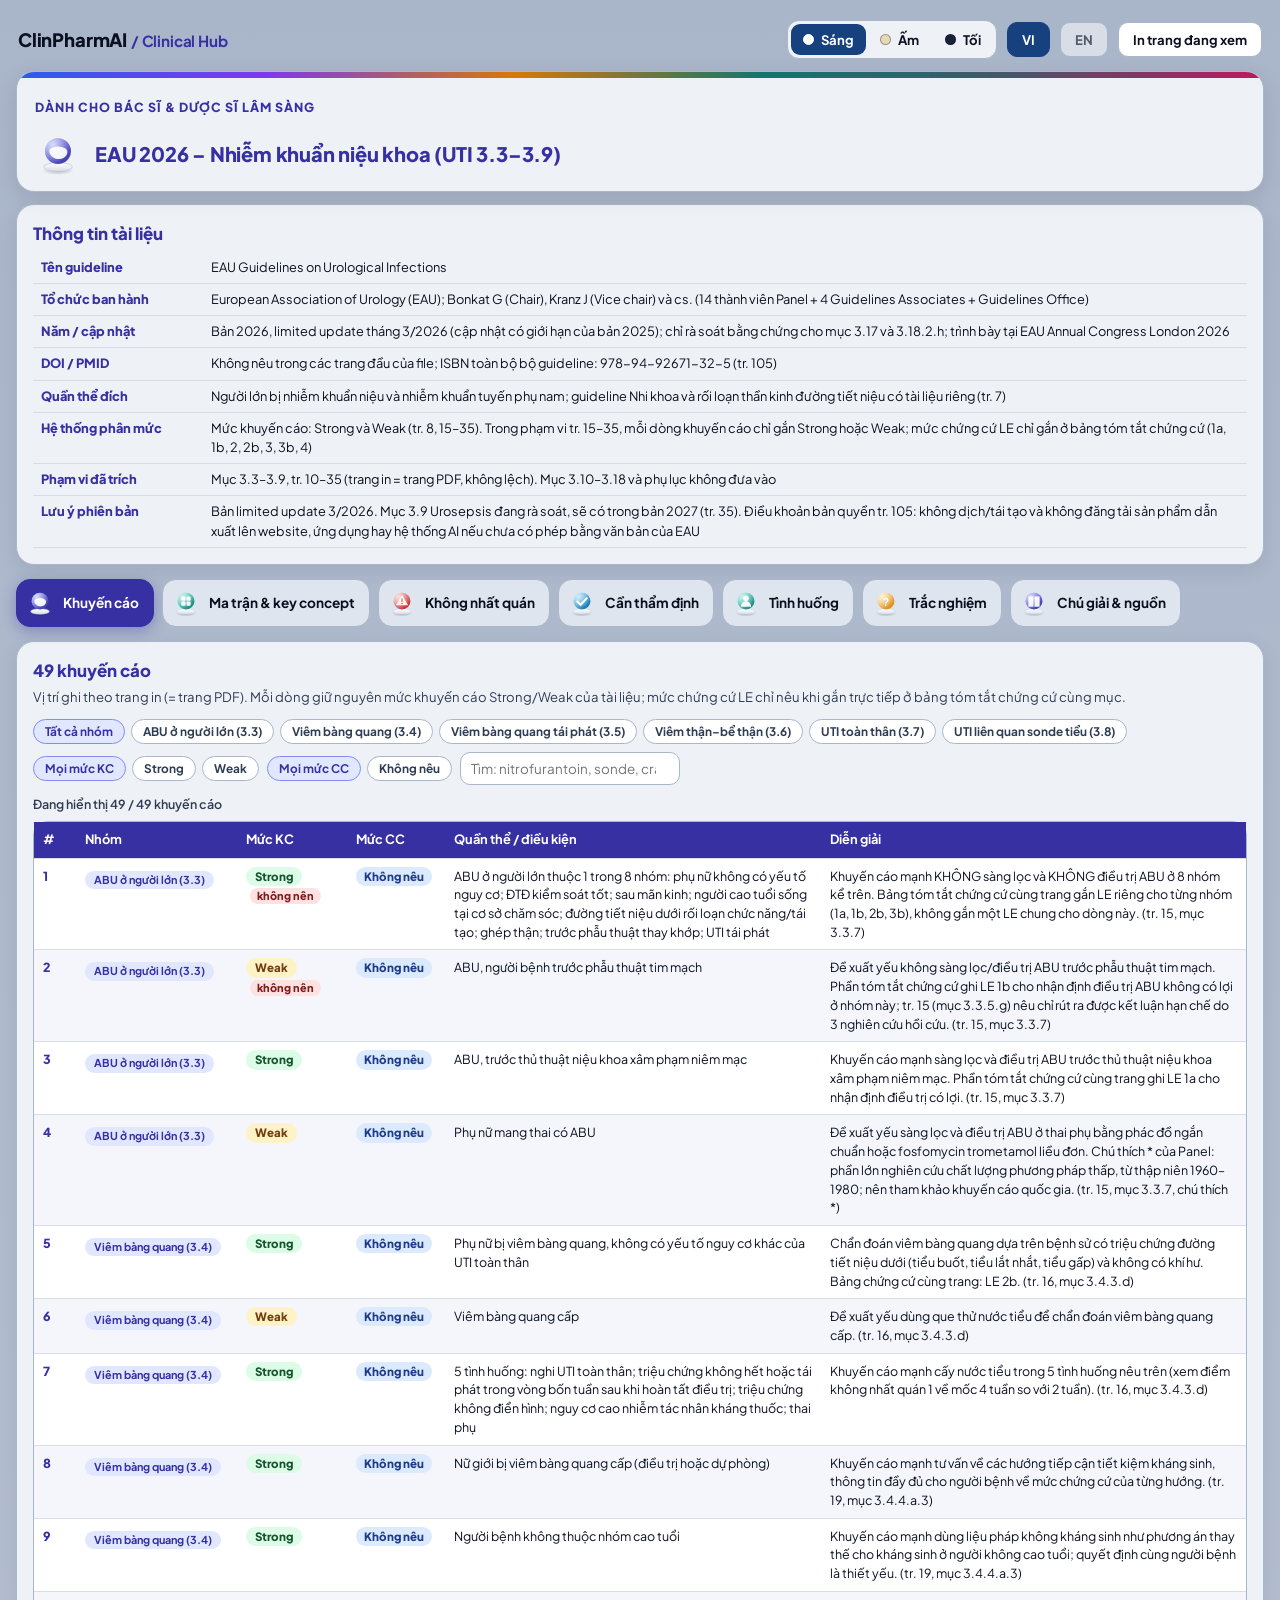
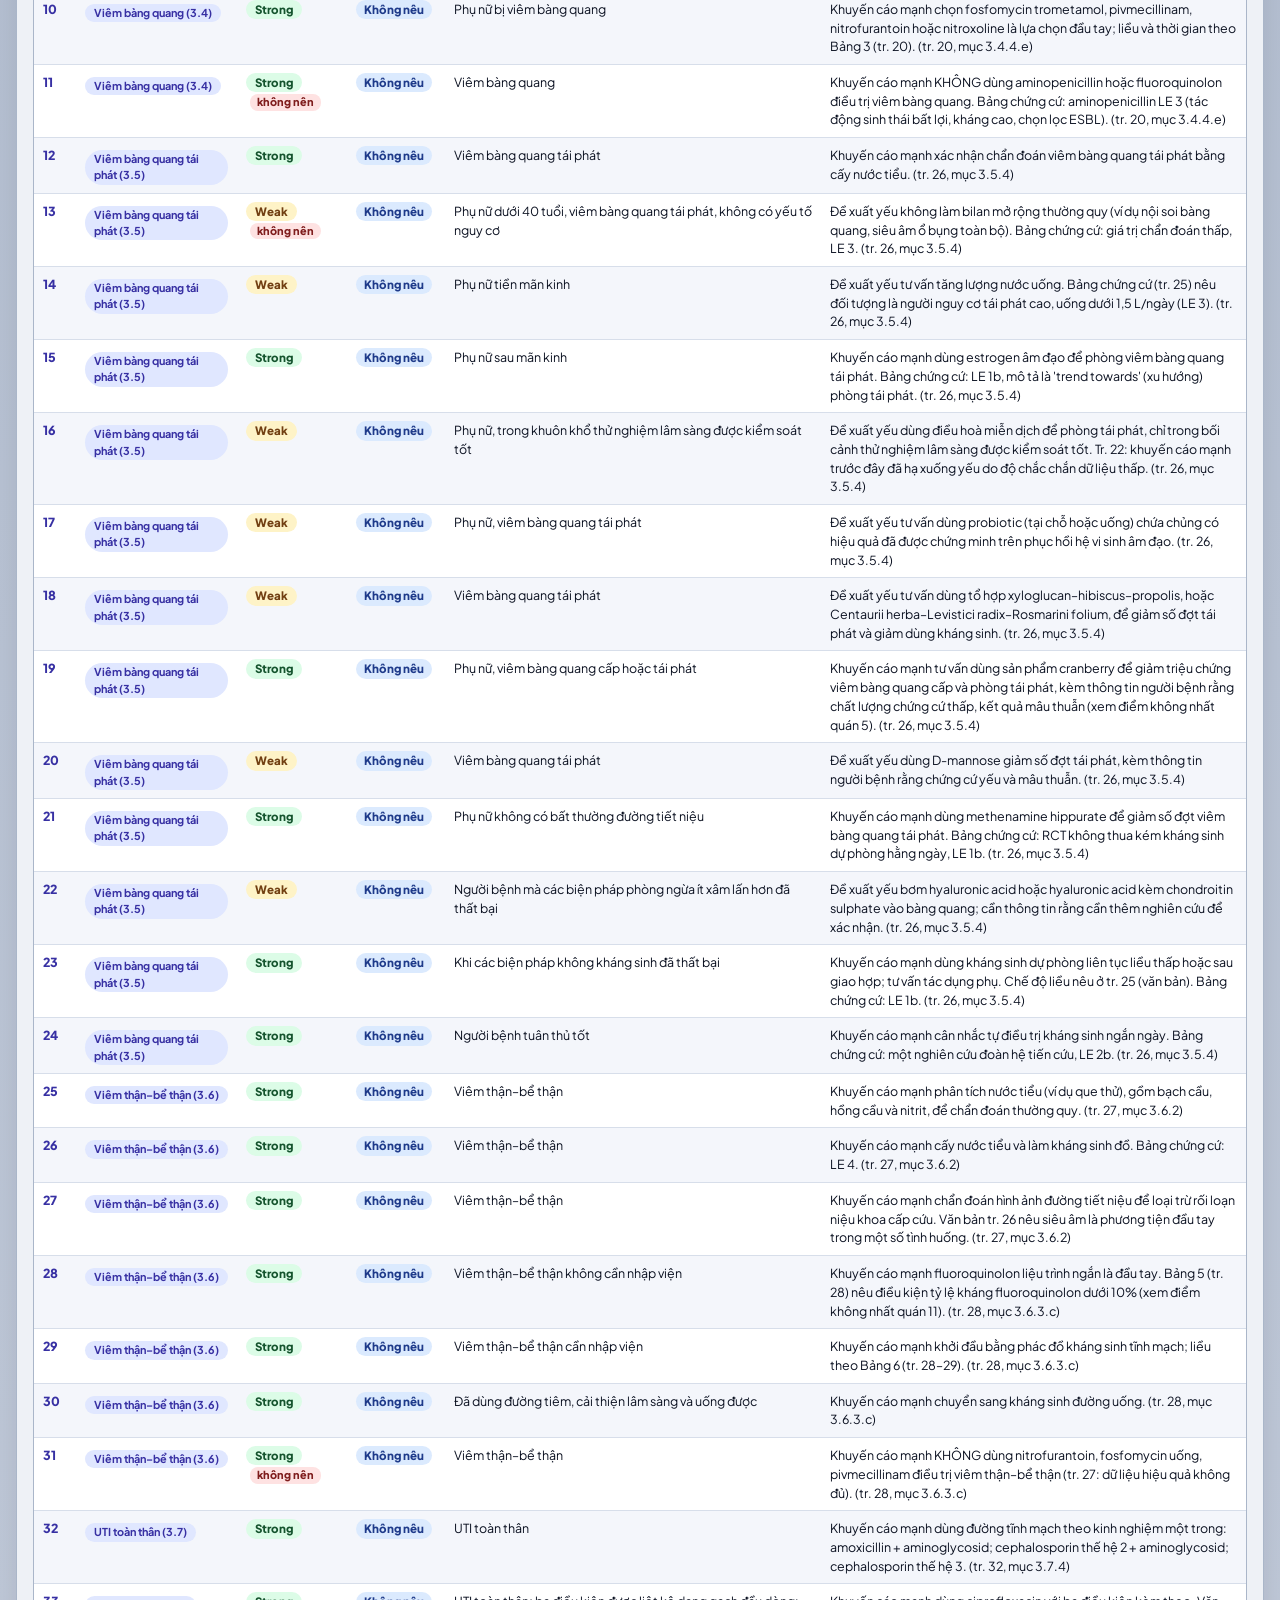
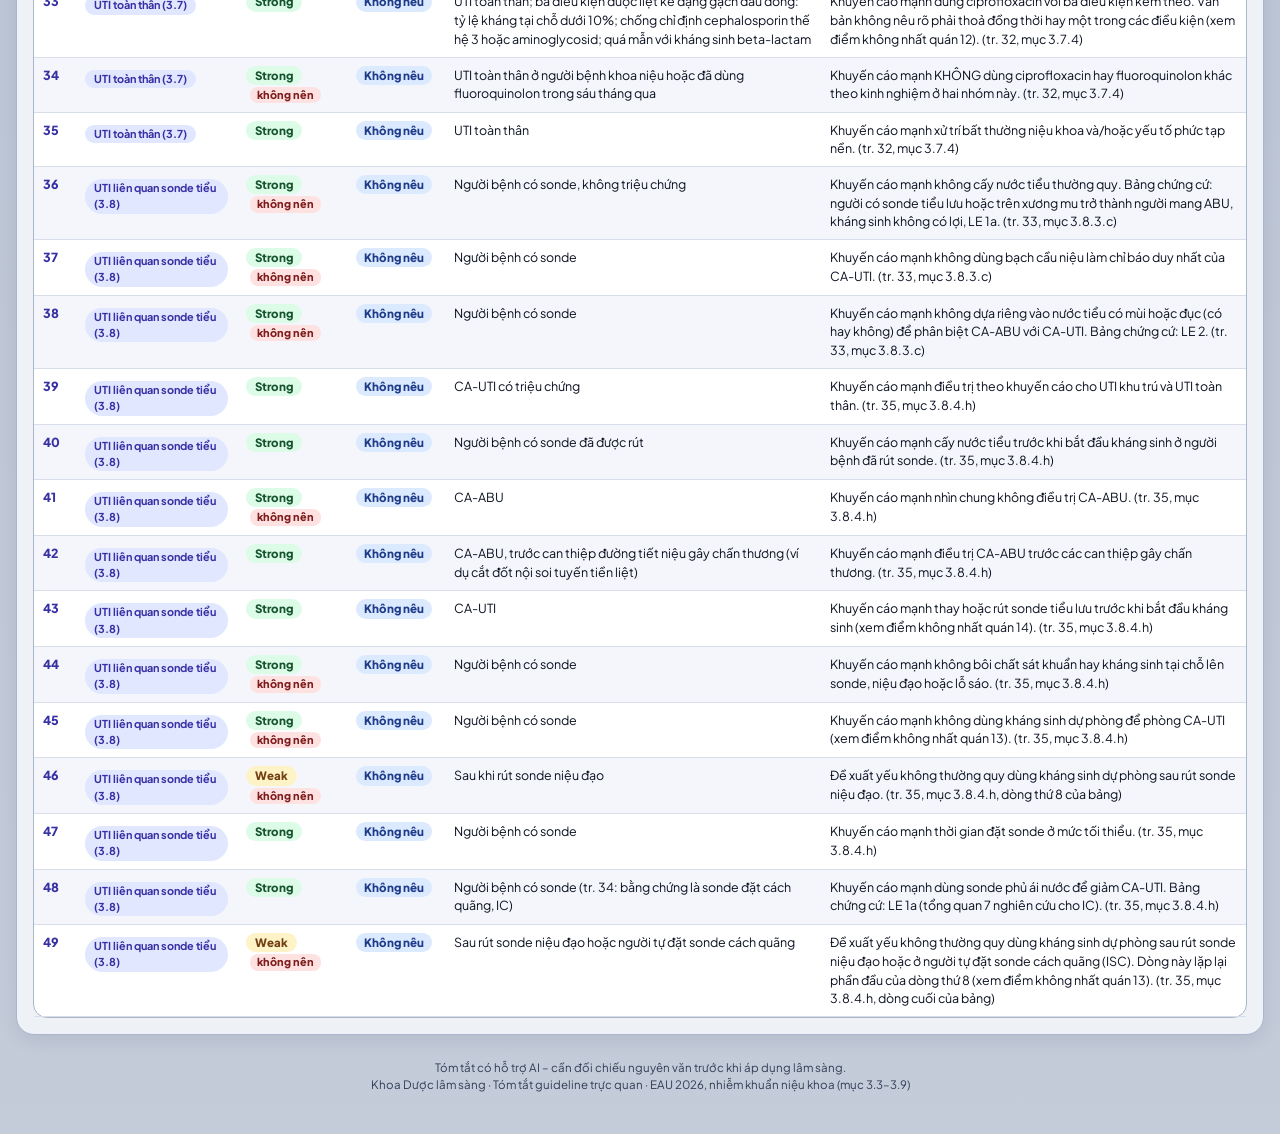
<file: EAU-2026-UTI-3.3-3.9-tom-tat.html>
<!doctype html>
<html lang="vi" data-theme="light">
<head>
<meta charset="utf-8">
<meta name="viewport" content="width=device-width, initial-scale=1">
<title>EAU 2026 – Nhiễm khuẩn niệu khoa (UTI 3.3–3.9)</title>
<meta name="description" content="Tóm tắt trực quan EAU Guidelines on Urological Infections 2026 (cập nhật có giới hạn 3/2026), phạm vi mục 3.3–3.9: bảng khuyến cáo, ma trận mức, điểm không nhất quán, tình huống, trắc nghiệm.">
<link rel="preconnect" href="https://fonts.googleapis.com">
<link href="https://fonts.googleapis.com/css2?family=Plus+Jakarta+Sans:wght@400;500;600;700;800&display=swap" rel="stylesheet">
<style>
:root{--bg1:#a9b5c9;--bg2:#c4ccda;--card:#eef1f6;--card2:#dfe5ee;--line:#aab6c9;--tx:#0a1020;--mut:#2f3d54;--dim:#4a5a73;
--surf:#fff;--surf2:#f4f6fb;--tnt:#e0e7ff;--tnt2:#eef2ff;--line2:#d7deea;--band:#c7d2fe;--bandt:#1e1b4b;
--g:#15803d;--gb:#dcfce7;--gt:#14532d;--w:#a16207;--wb:#fef3c7;--wt:#713f12;--b:#b91c1c;--bb:#fee2e2;--bt:#7f1d1d;--n:#1d4ed8;--nb:#dbeafe;--nt:#1e3a8a;
--ind:#3730a3;--indt:#3730a3;--navy:#17407e;
--mild:#15803d;--mild-bg:#dcfce7;--mod:#a16207;--mod-bg:#fef3c7;--sev:#b91c1c;--sev-bg:#fee2e2;--life:#5b1030;--life-bg:#f6dce6;}
:root[data-theme="warm"]{--bg1:#e6d8bb;--bg2:#f3ead6;--card:#fbf5e8;--card2:#f0e6d0;--line:#d4c4a1;--tx:#2a2116;--mut:#5a4a33;--dim:#6b5a40;
--surf:#fffdf7;--surf2:#f8f1e1;--tnt:#f1e3c4;--tnt2:#f6ecd5;--line2:#e6d9bb;--band:#e8d6a8;--bandt:#4a3410;
--ind:#8a4b0f;--indt:#7a3f0a;--navy:#7a4a12;--n:#9a3412;}
:root[data-theme="dark"]{--bg1:#0b1220;--bg2:#111a2e;--card:#16213a;--card2:#1e2b4a;--line:#33466b;--tx:#e8edf8;--mut:#b4c0d8;--dim:#93a3c4;
--surf:#1b2a4a;--surf2:#203154;--tnt:#2a3a66;--tnt2:#243457;--line2:#2f4064;--band:#2f3f78;--bandt:#e0e7ff;
--g:#4ade80;--gb:#12361f;--gt:#bbf7d0;--w:#fbbf24;--wb:#3a2d0b;--wt:#fde68a;--b:#f87171;--bb:#3d1620;--bt:#fecaca;--nb:#14284f;--nt:#bfdbfe;--n:#93c5fd;
--ind:#4f46e5;--indt:#c7d2fe;--navy:#3b5bdb;
--mild-bg:#12361f;--mod-bg:#3a2d0b;--sev-bg:#3d1620;--life-bg:#3a1226;}
*{box-sizing:border-box}
html{scroll-behavior:smooth}
body{margin:0;font-family:"Plus Jakarta Sans",system-ui,-apple-system,"Segoe UI",Roboto,sans-serif;color:var(--tx);background:linear-gradient(180deg,var(--bg1),var(--bg2));background-color:var(--bg2);min-height:100vh;line-height:1.5;-webkit-font-smoothing:antialiased}
.wrap{max-width:1360px;margin:0 auto;padding:16px}
header.top{display:flex;gap:14px;align-items:center;flex-wrap:wrap;background:var(--card);border:1px solid var(--line);border-radius:18px;padding:14px 18px;box-shadow:0 6px 20px rgba(10,16,32,.10)}
header.top h1{margin:0;font-size:1.25rem;font-weight:800;color:var(--indt);letter-spacing:-.01em}
header.top p{margin:2px 0 0;font-size:.82rem;color:var(--mut);max-width:860px}
.ico{width:46px;height:46px;flex:none}
.ico svg{width:100%;height:100%;display:block}
.sp{flex:1}
.ainote{margin:12px 0 0;background:var(--wb);border:1px solid #fcd34d;color:var(--wt);border-radius:12px;padding:10px 14px;font-size:.8rem;font-weight:600}
.ainote p{margin:4px 0 0;font-weight:500}
nav.tabs{display:flex;gap:8px;flex-wrap:wrap;margin:14px 0}
nav.tabs button{display:flex;align-items:center;gap:8px;border:1px solid var(--line);background:var(--card2);color:var(--tx);border-radius:14px;padding:8px 14px 8px 8px;font-weight:700;font-size:.85rem;cursor:pointer;font-family:inherit}
nav.tabs button .ico{width:30px;height:30px}
nav.tabs button[aria-selected="true"]{background:var(--ind);color:#fff;border-color:var(--indt);box-shadow:0 4px 14px rgba(55,48,163,.35)}
nav.tabs button:hover:not([aria-selected="true"]){background:var(--surf)}
button:focus-visible,input:focus-visible,select:focus-visible,a:focus-visible{outline:3px solid #818cf8;outline-offset:2px}
.panel{background:var(--card);border:1px solid var(--line);border-radius:18px;padding:16px;box-shadow:0 6px 20px rgba(10,16,32,.08);margin-bottom:14px}
.panel[hidden]{display:none}
.panel h2{margin:0 0 4px;font-size:1.05rem;font-weight:800;color:var(--indt)}
.panel h3{margin:0 0 6px;font-size:.92rem;font-weight:800;color:var(--indt)}
.sub{margin:0 0 12px;color:var(--mut);font-size:.82rem}
.ref{color:var(--n);font-weight:700;font-size:.72rem;display:block;margin-top:2px}
.cnt{font-size:.78rem;color:var(--mut);font-weight:600;margin:0 0 8px}
.filters{display:flex;gap:8px;flex-wrap:wrap;align-items:center;margin-bottom:10px}
.chips{display:flex;gap:6px;flex-wrap:wrap}
.chip{border:1px solid var(--line);background:var(--surf);border-radius:999px;padding:4px 11px;font-size:.74rem;font-weight:700;color:var(--mut);cursor:pointer;font-family:inherit}
.chip[aria-pressed="true"]{background:var(--tnt);color:var(--indt);border-color:#818cf8}
.search{border:1px solid var(--line);border-radius:10px;padding:7px 10px;font-size:.84rem;font-family:inherit;background:var(--surf);color:var(--tx);min-width:220px}
.sr-only{position:absolute;width:1px;height:1px;overflow:hidden;clip:rect(0 0 0 0)}
.tw{border:1px solid var(--line);border-radius:14px;background:var(--surf)}
.tw .sc{overflow-x:visible}
table.rs{width:100%;border-collapse:collapse;font-size:.78rem}
table.rs th,table.rs td{padding:8px 9px;vertical-align:top;overflow-wrap:anywhere;border-bottom:1px solid var(--line2);text-align:left}
table.rs thead th{background:var(--ind);color:#fff;font-size:.8rem}
table.rs tbody tr:nth-child(even) td{background:var(--surf2)}
td.num{font-weight:800;color:var(--indt);width:42px}
td.drug{min-width:130px;overflow-wrap:normal!important}
td.drug b{color:var(--indt)}
#td td.num,#td th:nth-child(2){width:120px}
#td td.num{white-space:normal}
.grp{display:inline-block;margin-top:4px;background:var(--tnt);color:var(--indt);border-radius:999px;padding:1px 9px;font-size:.68rem;font-weight:700}
.ev{display:inline-block;min-width:24px;text-align:center;border-radius:999px;padding:1px 8px;font-weight:800;font-size:.72rem;margin-right:4px}
.ev.A{background:var(--gb);color:var(--gt)}.ev.D{background:var(--nb);color:var(--nt)}.ev.B{background:var(--wb);color:var(--wt)}
.evn{display:block;font-size:.72rem;color:var(--mut);margin-top:4px}
.empty{text-align:center;color:var(--mut);padding:18px!important}
.flag{display:inline-block;margin-top:4px;background:var(--wb);border:1px solid #fcd34d;color:var(--wt);border-radius:8px;padding:2px 8px;font-size:.72rem;font-weight:700}
.cap{display:inline-block;background:var(--bb);color:var(--bt);border-radius:8px;padding:2px 8px;font-weight:800;font-size:.74rem}
.chipcn{display:inline-block;background:var(--wb);color:var(--wt);border:1px solid #fcd34d;border-radius:999px;padding:1px 9px;font-size:.7rem;font-weight:800}

/* thang mức độ */
.ladder{display:grid;grid-template-columns:repeat(4,1fr);gap:8px;margin-bottom:10px}
.step{border:2px solid var(--line);background:var(--surf);border-radius:14px;padding:9px 10px;cursor:pointer;font-family:inherit;text-align:left;color:var(--tx)}
.step .nm{display:block;font-weight:800;font-size:.9rem}
.step .mt{display:block;font-size:.72rem;color:var(--mut);font-weight:600}
.step[data-k="nhe"]{--c:var(--mild)}.step[data-k="vua"]{--c:var(--mod)}.step[data-k="nang"]{--c:var(--sev)}.step[data-k="doa"]{--c:var(--life)}
.step[aria-pressed="true"]{border-color:var(--c);background:var(--c);color:#fff;box-shadow:0 4px 14px rgba(10,16,32,.25)}
.step[aria-pressed="true"] .mt{color:#fff}
.sevpanel{display:grid;grid-template-columns:1fr 1fr;gap:14px;border:2px solid var(--c);background:var(--surf);border-radius:14px;padding:12px 14px;border-left-width:8px}
.sevpanel .rule,.sevpanel .where{font-size:.78rem;color:var(--mut);margin:0 0 8px;font-weight:600}
dl.signs{margin:0;display:grid;grid-template-columns:150px 1fr;gap:4px 10px;font-size:.78rem}
dl.signs dt{font-weight:800;color:var(--indt)}dl.signs dd{margin:0}
ul.acts{margin:0;padding-left:18px;font-size:.8rem}ul.acts li{margin-bottom:6px}

/* ma trận nhanh */
.qmw{overflow-x:auto}
.qm{width:100%;min-width:760px;table-layout:fixed;border-collapse:separate;border-spacing:4px;font-size:.78rem}
.qm th{background:var(--ind);color:#fff;padding:8px;border-radius:8px}
.qm td.lab{background:var(--card2);font-weight:800;color:var(--indt);padding:8px;border-radius:8px;width:16%}
.qm td.q{padding:8px;border-radius:8px;overflow-wrap:anywhere;font-weight:600;border:1px solid rgba(10,16,32,.10)}
.qg{background:var(--gb);color:var(--gt)}.qw{background:var(--wb);color:var(--wt)}.qb{background:var(--bb);color:var(--bt)}.qn{background:var(--nb);color:var(--nt)}.qd{background:#7f1d1d;color:#fff}
.legend{display:flex;gap:8px;flex-wrap:wrap;margin:10px 0 0;font-size:.76rem;font-weight:700;align-items:center}
.legend span.k{padding:3px 10px;border-radius:999px;border:1px solid rgba(10,16,32,.12)}
.legend a{color:var(--n);text-decoration:underline}

/* đường đi */
.path{display:grid;grid-template-columns:repeat(4,1fr);gap:10px;margin-bottom:12px}
.stage{background:var(--surf);border:1px solid var(--line);border-radius:14px;padding:10px 12px}
.stage .n{display:inline-flex;width:26px;height:26px;border-radius:50%;background:var(--ind);color:#fff;font-weight:800;align-items:center;justify-content:center;font-size:.8rem;margin-bottom:4px}
.stage ul,.gate ul,.box ul,.admit ul{margin:6px 0 0;padding-left:16px;font-size:.78rem}
.stage li,.gate li,.box li,.admit li{margin-bottom:4px}
.gates{display:grid;grid-template-columns:repeat(3,1fr);gap:10px;margin-bottom:12px}
.gate{border-radius:14px;padding:10px 12px;border:2px solid var(--line);background:var(--surf)}
.gate.ok{border-color:var(--g);background:var(--gb)}.gate.part{border-color:#d97706;background:var(--wb)}.gate.bad{border-color:var(--b);background:var(--bb)}
.admit{background:var(--surf);border:2px dashed var(--b);border-radius:14px;padding:10px 14px;margin-bottom:12px}
.cols{display:grid;grid-template-columns:repeat(3,1fr);gap:10px}
.box{background:var(--surf);border:2px solid var(--b);border-radius:14px;padding:10px 12px}
.box.alt{border-color:#d97706}.box.dk{border-color:var(--indt)}

/* công cụ liều */
.form{display:grid;grid-template-columns:repeat(auto-fit,minmax(170px,1fr));gap:10px;margin-bottom:12px}
.form label{display:flex;flex-direction:column;gap:3px;font-size:.74rem;font-weight:700;color:var(--mut)}
.form input,.form select{border:1px solid var(--line);border-radius:10px;padding:8px 10px;font-size:.88rem;font-family:inherit;background:var(--surf);color:var(--tx)}
.est{display:flex;gap:10px;flex-wrap:wrap;margin:8px 0 14px}
.est div{background:var(--tnt);border-radius:12px;padding:8px 14px;font-weight:800;color:var(--indt);font-size:.86rem}
.est small{display:block;font-weight:600;color:var(--mut);font-size:.7rem}
.res{display:grid;grid-template-columns:repeat(auto-fit,minmax(270px,1fr));gap:10px}
.rc{border-radius:14px;padding:12px;border:2px solid var(--c);background:var(--surf)}
.rc h3{margin:0 0 6px;font-size:.88rem;font-weight:800;color:var(--c)}
.badge{display:inline-block;padding:2px 10px;border-radius:999px;font-size:.7rem;font-weight:800;margin-bottom:6px}
.s-ok{background:var(--gb);color:var(--gt)}.s-warn{background:var(--wb);color:var(--wt)}.s-na{background:var(--nb);color:var(--nt)}
.rc .dose{font-weight:800;font-size:.9rem;margin-bottom:6px}
.rc ul{margin:0;padding-left:16px;font-size:.76rem;color:var(--mut)}
.disc{font-size:.76rem;color:var(--mut);margin-top:10px}
.warn{background:var(--wb);border:1px solid #fcd34d;color:var(--wt);border-radius:10px;padding:8px 12px;font-size:.8rem;font-weight:600}

/* tình huống */
.cases{display:grid;gap:12px}
.case{background:var(--surf);border:1px solid var(--line);border-radius:14px;padding:12px 14px}
.case h3{margin:0 0 8px;font-size:.92rem;color:var(--indt);font-weight:800}
.case .row{display:grid;grid-template-columns:120px 1fr;gap:8px;font-size:.8rem;padding:4px 0;border-top:1px dashed var(--line2)}
.case .row b{font-weight:800}
.case .row.p b{color:var(--g)}.case .row.a b{color:var(--w)}.case .row.x b{color:var(--b)}.case .row.y b{color:var(--indt)}

/* trắc nghiệm */
.qh{font-weight:800;font-size:.95rem;margin:6px 0 10px}
.opt{display:block;width:100%;text-align:left;border:2px solid var(--line);background:var(--surf);border-radius:12px;padding:9px 12px;margin-bottom:8px;font-weight:600;font-size:.84rem;cursor:pointer;font-family:inherit;color:var(--tx)}
.opt:hover:not([disabled]){border-color:#818cf8;background:var(--tnt2)}
.opt.ok{border-color:var(--g);background:var(--gb)}.opt.no{border-color:var(--b);background:var(--bb)}
.expl{background:var(--tnt2);border-left:4px solid var(--ind);padding:8px 12px;border-radius:8px;font-size:.8rem;margin:8px 0}
.btn{border:0;background:var(--ind);color:#fff;border-radius:12px;padding:8px 18px;font-weight:800;font-size:.84rem;cursor:pointer;font-family:inherit}
.btn.alt{background:var(--surf);color:var(--indt);border:1px solid var(--ind)}

/* chú giải, nguồn */
.sec ol{margin:0;padding-left:18px;font-size:.8rem}
table.gl{width:100%;table-layout:fixed;border-collapse:collapse;font-size:.76rem;margin-bottom:12px}
table.gl th,table.gl td{border-bottom:1px solid var(--line2);padding:6px 8px;text-align:left;vertical-align:top;overflow-wrap:anywhere}
table.gl th{background:var(--band);color:var(--bandt)}
table.gl td:first-child{font-weight:800;color:var(--indt);width:16%}
.two{display:grid;grid-template-columns:1.2fr 1fr;gap:14px;font-size:.8rem}
.two ul{margin:0;padding-left:18px}.two li{margin-bottom:5px}
.refs{font-size:.76rem;color:var(--mut);list-style:none;padding-left:0!important}
footer{font-size:.72rem;color:var(--mut);text-align:center;padding:10px 0 24px}

@media(max-width:900px){
 .ladder{grid-template-columns:repeat(2,1fr)}.path,.cols,.gates,.two,.sevpanel{grid-template-columns:1fr}
 .case .row{grid-template-columns:1fr}dl.signs{grid-template-columns:120px 1fr}
 .tw{overflow-x:auto}table.rs{min-width:640px}
}
@media(max-width:640px){.wrap{padding:10px}.search{min-width:0;width:100%}}
@media(prefers-reduced-motion:reduce){html{scroll-behavior:auto}}
@media print{nav.tabs,.filters,.ladder,.btn{display:none}body{background:var(--surf)}.panel{break-inside:avoid-page}}

html[data-theme="dark"] .rc h3{color:var(--indt)}
html[data-theme="dark"] .ico svg{filter:brightness(.95)}

/* thanh trên cùng */
.topbar{display:flex;align-items:center;gap:10px;flex-wrap:wrap;padding:4px 2px 12px}
.brand{font-weight:800;font-size:1.15rem;color:var(--tx);letter-spacing:-.01em}
.brand span{color:var(--indt);font-size:.95rem;font-weight:700;margin-left:4px}
.seg{display:flex;gap:2px;border:1px solid var(--line);background:var(--card);border-radius:12px;padding:3px}
.seg button{border:0;background:transparent;border-radius:9px;padding:7px 12px;font-weight:700;font-size:.82rem;display:flex;align-items:center;gap:7px;color:var(--tx);cursor:pointer;font-family:inherit}
.seg button[aria-pressed="true"]{background:var(--navy);color:#fff}
.seg .dot{width:11px;height:11px;border-radius:50%;border:1px solid rgba(10,16,32,.35);display:inline-block}
.dot.l{background:#fff}.dot.w{background:#e6d9b8}.dot.d{background:#1a2238}
.seg button[aria-pressed="true"] .dot{border-color:#fff}
.pb{border:1px solid var(--line);background:var(--surf);border-radius:10px;padding:8px 14px;font-weight:700;font-size:.82rem;color:var(--tx);cursor:pointer;font-family:inherit}
.pb[aria-pressed="true"]{background:var(--navy);color:#fff;border-color:var(--navy)}
.pb:disabled{opacity:.55;cursor:not-allowed}
.pb:hover:not(:disabled):not([aria-pressed="true"]){background:var(--tnt2)}
header.top{position:relative;overflow:hidden;padding-top:26px}
header.top::before{content:"";position:absolute;left:0;right:0;top:0;height:6px;background:linear-gradient(90deg,#2f5bea,#7c3aed,#d97706,#0f766e,#475569,#be185d)}
.eyebrow{width:100%;font-size:.78rem;font-weight:800;letter-spacing:.08em;text-transform:uppercase;color:var(--indt)}

.docinfo{margin-top:12px}
.docinfo dl{margin:6px 0 0;display:grid;grid-template-columns:170px 1fr;gap:0;font-size:.8rem}
.docinfo dt,.docinfo dd{margin:0;padding:6px 8px;border-bottom:1px solid var(--line2)}
.docinfo dt{font-weight:800;color:var(--indt)}
.ainote{font-size:.84rem}
@media(max-width:640px){.docinfo dl{grid-template-columns:1fr}.docinfo dt{border-bottom:0;padding-bottom:0}}
@media print{.topbar{display:none}html[data-theme]{--bg1:#a9b5c9;--bg2:#c4ccda;--card:#eef1f6;--card2:#dfe5ee;--line:#aab6c9;--tx:#0a1020;--mut:#2f3d54;--dim:#4a5a73;--surf:#fff;--surf2:#f4f6fb;--tnt:#e0e7ff;--tnt2:#eef2ff;--line2:#d7deea;--band:#c7d2fe;--bandt:#1e1b4b;--g:#15803d;--gb:#dcfce7;--gt:#14532d;--w:#a16207;--wb:#fef3c7;--wt:#713f12;--b:#b91c1c;--bb:#fee2e2;--bt:#7f1d1d;--n:#1d4ed8;--nb:#dbeafe;--nt:#1e3a8a;--ind:#3730a3;--indt:#3730a3;--navy:#17407e;--mild:#15803d;--mild-bg:#dcfce7;--mod:#a16207;--mod-bg:#fef3c7;--sev:#b91c1c;--sev-bg:#fee2e2;--life:#5b1030;--life-bg:#f6dce6;--bg1:#fff;--bg2:#fff}}

/* bổ sung cho trang ACG */
.st{display:inline-block;border-radius:999px;padding:1px 9px;font-weight:800;font-size:.72rem}
.st.S{background:var(--gb);color:var(--gt)}.st.C{background:var(--wb);color:var(--wt)}
.ev.mod{background:var(--nb);color:var(--nt)}.ev.low{background:var(--tnt);color:var(--indt)}.ev.vlow{background:var(--bb);color:var(--bt)}
.neg{display:inline-block;margin-left:4px;background:var(--bb);color:var(--bt);border-radius:8px;padding:0 7px;font-size:.68rem;font-weight:800}
tr.hl td{outline:2px solid #818cf8;outline-offset:-2px;background:var(--tnt2)!important}
.mx{display:grid;grid-template-columns:110px 1fr 1fr;gap:6px;font-size:.78rem}
.mx>div{border-radius:10px;padding:8px}
.mx .h{background:var(--ind);color:#fff;font-weight:800;text-align:center}
.mx .r{background:var(--card2);color:var(--indt);font-weight:800;display:flex;align-items:center}
.mx .c{background:var(--surf);border:1px solid var(--line2);display:flex;gap:5px;flex-wrap:wrap;align-content:flex-start;min-height:54px}
.mx .c.S{background:var(--gb)}.mx .c.C{background:var(--wb)}
.rb{border:1px solid rgba(10,16,32,.2);background:var(--surf);color:var(--tx);border-radius:8px;padding:2px 9px;font-weight:800;font-size:.76rem;cursor:pointer;font-family:inherit}
.rb:hover{background:var(--tnt)}
.ico3{display:block;width:100%;height:100%}
.note{font-size:.78rem;color:var(--mut);margin:6px 0 0}
.lbl{font-size:.74rem;font-weight:800;color:var(--indt)}
.calc2{display:grid;grid-template-columns:1fr 1fr;gap:14px}
@media(max-width:900px){.calc2{grid-template-columns:1fr}.mx{grid-template-columns:80px 1fr 1fr}}
table.rs td.vt{min-width:150px}
.st,.ev{white-space:nowrap}
table.rs td.nw{min-width:96px;overflow-wrap:normal}

.tg{background:var(--gb);color:var(--gt)}.tw2{background:var(--wb);color:var(--wt)}.tb{background:var(--bb);color:var(--bt)}.tn{background:var(--nb);color:var(--nt)}.ti{background:var(--tnt);color:var(--indt)}
.mx .c.tg{background:var(--gb)}.mx .c.tw2{background:var(--wb)}.mx .c.tb{background:var(--bb)}.mx .c.tn{background:var(--nb)}.mx .c.ti{background:var(--tnt2)}
</style>
</head>
<body>
<svg width="0" height="0" style="position:absolute" aria-hidden="true"><defs>

<linearGradient id="g-ped" x1="0" y1="0" x2="0" y2="1"><stop offset="0" stop-color="#ffffff"/><stop offset="1" stop-color="#d9deea"/></linearGradient>
<linearGradient id="g-ind" x1="0" y1="0" x2="1" y2="1"><stop offset="0" stop-color="#818cf8"/><stop offset="1" stop-color="#3730a3"/></linearGradient>
<linearGradient id="g-teal" x1="0" y1="0" x2="1" y2="1"><stop offset="0" stop-color="#5eead4"/><stop offset="1" stop-color="#0f766e"/></linearGradient>
<linearGradient id="g-amb" x1="0" y1="0" x2="1" y2="1"><stop offset="0" stop-color="#fde68a"/><stop offset="1" stop-color="#d97706"/></linearGradient>
<linearGradient id="g-blu" x1="0" y1="0" x2="1" y2="1"><stop offset="0" stop-color="#7dd3fc"/><stop offset="1" stop-color="#0369a1"/></linearGradient>
<linearGradient id="g-red" x1="0" y1="0" x2="1" y2="1"><stop offset="0" stop-color="#fca5a5"/><stop offset="1" stop-color="#b91c1c"/></linearGradient>
<radialGradient id="r-sh" cx=".5" cy=".5" r=".5"><stop offset="0" stop-color="#0a1020" stop-opacity=".28"/><stop offset="1" stop-color="#0a1020" stop-opacity="0"/></radialGradient>
<radialGradient id="r-hi" cx=".3" cy=".25" r=".7"><stop offset="0" stop-color="#fff" stop-opacity=".75"/><stop offset="1" stop-color="#fff" stop-opacity="0"/></radialGradient>


</defs></svg>
<div class="wrap">
<div class="topbar">
  <div class="brand" id="brand"></div>
  <div class="sp"></div>
  <div class="seg" role="group" aria-label="Chế độ nền">
    <button type="button" data-th="light" aria-pressed="true"><span class="dot l"></span>Sáng</button>
    <button type="button" data-th="warm" aria-pressed="false"><span class="dot w"></span>Ấm</button>
    <button type="button" data-th="dark" aria-pressed="false"><span class="dot d"></span>Tối</button>
  </div>
  <button type="button" class="pb" aria-pressed="true" id="lang-vi">VI</button>
  <button type="button" class="pb" id="lang-en" disabled title="Bản tiếng Anh chưa có">EN</button>
  <button type="button" class="pb" id="print-btn">In trang đang xem</button>
</div>
<header class="top">
  <div class="eyebrow" id="eyebrow"></div>
  <div class="ico" id="hico"></div>
  <div><h1 id="h1"></h1></div>
</header>
<section class="panel docinfo" aria-label="Thông tin tài liệu">
  <h2>Thông tin tài liệu</h2>
  <dl id="docdl"></dl>
</section>
<noscript><p class="ainote">Trang này cần bật JavaScript để hiển thị bảng, bộ lọc và công cụ tính.</p></noscript>
<nav class="tabs" id="tabs" role="tablist" aria-label="Nội dung"></nav>

<div class="panel" id="p-rec" role="tabpanel">
  <h2 id="rec-h"></h2>
  <p class="sub" id="rec-sub"></p>
  <div class="filters">
    <div class="chips" id="gchips" role="group" aria-label="Lọc theo nhóm"></div>
    <div class="chips" id="schips" role="group" aria-label="Lọc theo mức khuyến cáo"></div>
    <div class="chips" id="echips" role="group" aria-label="Lọc theo mức chứng cứ"></div>
    <label class="sr-only" for="q">Tìm trong bảng khuyến cáo</label>
    <input class="search" id="q" type="search" placeholder="Tìm trong bảng khuyến cáo…">
  </div>
  <p class="cnt" id="count" aria-live="polite"></p>
  <div class="tw"><table class="rs" id="recs"></table></div>
</div>

<div class="panel" id="p-mx" role="tabpanel" hidden>
  <h2>Ma trận mức khuyến cáo × mức chứng cứ</h2>
  <p class="sub">Bấm số khuyến cáo để mở dòng tương ứng. Ô trống nghĩa là không có khuyến cáo nào ở mức đó.</p>
  <div class="mx" id="mx"></div>
  <p class="note" id="mx-note"></p>
  <div id="kc-wrap"><h2 style="margin-top:16px" id="kc-h"></h2>
  <div class="tw"><table class="rs" id="kc"></table></div></div>
</div>

<div class="panel" id="p-calc" role="tabpanel" hidden>
  <h2 id="calc-h"></h2>
  <p class="sub" id="calc-sub"></p>
  <div id="calc-body"></div>
  <p class="disc" id="calc-disc"></p>
</div>

<div class="panel" id="p-inc" role="tabpanel" hidden>
  <h2 id="inc-h"></h2>
  <p class="sub" id="inc-sub"></p>
  <div class="tw"><table class="rs" id="inc"></table></div>
</div>

<div class="panel" id="p-val" role="tabpanel" hidden>
  <h2>Khả năng áp dụng tại bệnh viện</h2>
  <p class="sub">Danh sách điểm cần thẩm định. Chưa đối chiếu với danh mục thuốc hay phác đồ nội bộ vì chưa được cung cấp.</p>
  <div class="tw"><table class="rs" id="val"></table></div>
</div>

<div class="panel" id="p-case" role="tabpanel" hidden>
  <h2>Tình huống minh hoạ (AI soạn, không phải ca thật)</h2>
  <p class="sub">Mỗi tình huống dẫn số dòng khuyến cáo làm cơ sở và giữ mức chứng cứ của dòng gốc.</p>
  <div class="cases" id="cases"></div>
</div>

<div class="panel" id="p-quiz" role="tabpanel" hidden>
  <h2>Trắc nghiệm ôn nhanh</h2>
  <p class="sub" id="qprog"></p>
  <div id="quiz"></div>
</div>

<div class="panel sec" id="p-ref" role="tabpanel" hidden>
  <h2>Chú giải từ viết tắt</h2>
  <table class="gl" id="gloss"></table>
  <div class="two">
    <div><h3>Kiểm tra trước khi giao</h3><ul id="selfcheck"></ul></div>
    <div><h3>Nguồn</h3><ul class="refs" id="sources"></ul></div>
  </div>
</div>

<footer id="foot"></footer>
</div>

<script type="application/json" id="data">{"schema": "tom-tat-guideline/v1", "meta": {"title": "EAU 2026 – Nhiễm khuẩn niệu khoa (UTI 3.3–3.9)", "desc": "Tóm tắt trực quan EAU Guidelines on Urological Infections 2026 (cập nhật có giới hạn 3/2026), phạm vi mục 3.3–3.9: bảng khuyến cáo, ma trận mức, điểm không nhất quán, tình huống, trắc nghiệm.", "brand": "ClinPharmAI", "brand_sub": "/ Clinical Hub", "eyebrow": "Dành cho bác sĩ & dược sĩ lâm sàng", "short": "EAU 2026 UTI", "docinfo": [["Tên guideline", "EAU Guidelines on Urological Infections"], ["Tổ chức ban hành", "European Association of Urology (EAU); Bonkat G (Chair), Kranz J (Vice chair) và cs. (14 thành viên Panel + 4 Guidelines Associates + Guidelines Office)"], ["Năm / cập nhật", "Bản 2026, limited update tháng 3/2026 (cập nhật có giới hạn của bản 2025); chỉ rà soát bằng chứng cho mục 3.17 và 3.18.2.h; trình bày tại EAU Annual Congress London 2026"], ["DOI / PMID", "Không nêu trong các trang đầu của file; ISBN toàn bộ bộ guideline: 978-94-92671-32-5 (tr. 105)"], ["Quần thể đích", "Người lớn bị nhiễm khuẩn niệu và nhiễm khuẩn tuyến phụ nam; guideline Nhi khoa và rối loạn thần kinh đường tiết niệu có tài liệu riêng (tr. 7)"], ["Hệ thống phân mức", "Mức khuyến cáo: Strong và Weak (tr. 8, 15–35). Trong phạm vi tr. 15–35, mỗi dòng khuyến cáo chỉ gắn Strong hoặc Weak; mức chứng cứ LE chỉ gắn ở bảng tóm tắt chứng cứ (1a, 1b, 2, 2b, 3, 3b, 4)"], ["Phạm vi đã trích", "Mục 3.3–3.9, tr. 10–35 (trang in = trang PDF, không lệch). Mục 3.10–3.18 và phụ lục không đưa vào"], ["Lưu ý phiên bản", "Bản limited update 3/2026. Mục 3.9 Urosepsis đang rà soát, sẽ có trong bản 2027 (tr. 35). Điều khoản bản quyền tr. 105: không dịch/tái tạo và không đăng tải sản phẩm dẫn xuất lên website, ứng dụng hay hệ thống AI nếu chưa có phép bằng văn bản của EAU"]], "rec_sub": "Vị trí ghi theo trang in (= trang PDF). Mỗi dòng giữ nguyên mức khuyến cáo Strong/Weak của tài liệu; mức chứng cứ LE chỉ nêu khi gắn trực tiếp ở bảng tóm tắt chứng cứ cùng mục.", "search_hint": "Tìm: nitrofurantoin, sonde, cranberry…", "kc_title": "Các điểm thực hành không chấm mức (văn bản, không phải dòng khuyến cáo)", "inc_sub": "Mỗi điểm ghi hai vị trí và nội dung từng bên. Không tự chọn một phía.", "sources": ["Bonkat G, Kranz J, Cai T, Geerlings SE, Köves B, Lambregts MMC, et al. EAU Guidelines on Urological Infections. Limited update March 2026. Arnhem (The Netherlands): European Association of Urology Guidelines Office; 2026. Trình bày tại EAU Annual Congress London 2026. ISBN 978-94-92671-32-5."], "ai_label": "Tóm tắt có hỗ trợ AI – cần đối chiếu nguyên văn trước khi áp dụng lâm sàng.", "footer": "Khoa Dược lâm sàng · Tóm tắt guideline trực quan · EAU 2026, nhiễm khuẩn niệu khoa (mục 3.3–3.9)"}, "groups": ["ABU ở người lớn (3.3)", "Viêm bàng quang (3.4)", "Viêm bàng quang tái phát (3.5)", "Viêm thận–bể thận (3.6)", "UTI toàn thân (3.7)", "UTI liên quan sonde tiểu (3.8)"], "strengths": [{"k": "S", "label": "Strong", "tone": "tg"}, {"k": "W", "label": "Weak", "tone": "tw2"}], "certainty": [{"k": "nd", "label": "Không nêu", "tone": "tn"}], "recs": [{"n": 1, "g": 0, "loc": "tr. 15; mục 3.3.7", "kw": "do not screen or treat asymptomatic bacteriuria in the following conditions", "s": "S", "neg": 1, "c": "nd", "pop": "ABU ở người lớn thuộc 1 trong 8 nhóm: phụ nữ không có yếu tố nguy cơ; ĐTĐ kiểm soát tốt; sau mãn kinh; người cao tuổi sống tại cơ sở chăm sóc; đường tiết niệu dưới rối loạn chức năng/tái tạo; ghép thận; trước phẫu thuật thay khớp; UTI tái phát", "it": "Khuyến cáo mạnh KHÔNG sàng lọc và KHÔNG điều trị ABU ở 8 nhóm kể trên. Bảng tóm tắt chứng cứ cùng trang gắn LE riêng cho từng nhóm (1a, 1b, 2b, 3b), không gắn một LE chung cho dòng này. (tr. 15, mục 3.3.7)"}, {"n": 2, "g": 0, "loc": "tr. 15; mục 3.3.7", "kw": "do not screen or treat asymptomatic bacteriuria in patients prior to cardiovascular surgeries", "s": "W", "neg": 1, "c": "nd", "pop": "ABU, người bệnh trước phẫu thuật tim mạch", "it": "Đề xuất yếu không sàng lọc/điều trị ABU trước phẫu thuật tim mạch. Phần tóm tắt chứng cứ ghi LE 1b cho nhận định điều trị ABU không có lợi ở nhóm này; tr. 15 (mục 3.3.5.g) nêu chỉ rút ra được kết luận hạn chế do 3 nghiên cứu hồi cứu. (tr. 15, mục 3.3.7)"}, {"n": 3, "g": 0, "loc": "tr. 15; mục 3.3.7", "kw": "screen for and treat asymptomatic bacteriuria prior to urological procedures breaching the mucosa", "s": "S", "neg": 0, "c": "nd", "pop": "ABU, trước thủ thuật niệu khoa xâm phạm niêm mạc", "it": "Khuyến cáo mạnh sàng lọc và điều trị ABU trước thủ thuật niệu khoa xâm phạm niêm mạc. Phần tóm tắt chứng cứ cùng trang ghi LE 1a cho nhận định điều trị có lợi. (tr. 15, mục 3.3.7)"}, {"n": 4, "g": 0, "loc": "tr. 15; mục 3.3.7, chú thích *", "kw": "screen for and treat asymptomatic bacteriuria in pregnant women", "s": "W", "neg": 0, "c": "nd", "pop": "Phụ nữ mang thai có ABU", "it": "Đề xuất yếu sàng lọc và điều trị ABU ở thai phụ bằng phác đồ ngắn chuẩn hoặc fosfomycin trometamol liều đơn. Chú thích * của Panel: phần lớn nghiên cứu chất lượng phương pháp thấp, từ thập niên 1960–1980; nên tham khảo khuyến cáo quốc gia. (tr. 15, mục 3.3.7, chú thích *)"}, {"n": 5, "g": 1, "loc": "tr. 16; mục 3.4.3.d", "kw": "diagnose cystitis in women who have no other risk factors for systemic urinary tract", "s": "S", "neg": 0, "c": "nd", "pop": "Phụ nữ bị viêm bàng quang, không có yếu tố nguy cơ khác của UTI toàn thân", "it": "Chẩn đoán viêm bàng quang dựa trên bệnh sử có triệu chứng đường tiết niệu dưới (tiểu buốt, tiểu lắt nhắt, tiểu gấp) và không có khí hư. Bảng chứng cứ cùng trang: LE 2b. (tr. 16, mục 3.4.3.d)"}, {"n": 6, "g": 1, "loc": "tr. 16; mục 3.4.3.d", "kw": "use urine dipstick testing for diagnosis of acute cystitis", "s": "W", "neg": 0, "c": "nd", "pop": "Viêm bàng quang cấp", "it": "Đề xuất yếu dùng que thử nước tiểu để chẩn đoán viêm bàng quang cấp. (tr. 16, mục 3.4.3.d)"}, {"n": 7, "g": 1, "loc": "tr. 16; mục 3.4.3.d", "kw": "urine cultures should be done in the following situations", "s": "S", "neg": 0, "c": "nd", "pop": "5 tình huống: nghi UTI toàn thân; triệu chứng không hết hoặc tái phát trong vòng bốn tuần sau khi hoàn tất điều trị; triệu chứng không điển hình; nguy cơ cao nhiễm tác nhân kháng thuốc; thai phụ", "it": "Khuyến cáo mạnh cấy nước tiểu trong 5 tình huống nêu trên (xem điểm không nhất quán 1 về mốc 4 tuần so với 2 tuần). (tr. 16, mục 3.4.3.d)"}, {"n": 8, "g": 1, "loc": "tr. 19; mục 3.4.4.a.3", "kw": "advise female patients on the possibility of antibiotic-sparing approaches", "s": "S", "neg": 0, "c": "nd", "pop": "Nữ giới bị viêm bàng quang cấp (điều trị hoặc dự phòng)", "it": "Khuyến cáo mạnh tư vấn về các hướng tiếp cận tiết kiệm kháng sinh, thông tin đầy đủ cho người bệnh về mức chứng cứ của từng hướng. (tr. 19, mục 3.4.4.a.3)"}, {"n": 9, "g": 1, "loc": "tr. 19; mục 3.4.4.a.3", "kw": "use non-antibiotic therapy options as an alternative to antibiotic treatment in non-geriatric patients", "s": "S", "neg": 0, "c": "nd", "pop": "Người bệnh không thuộc nhóm cao tuổi", "it": "Khuyến cáo mạnh dùng liệu pháp không kháng sinh như phương án thay thế cho kháng sinh ở người không cao tuổi; quyết định cùng người bệnh là thiết yếu. (tr. 19, mục 3.4.4.a.3)"}, {"n": 10, "g": 1, "loc": "tr. 20; mục 3.4.4.e", "kw": "prescribe fosfomycin trometamol, pivmecillinam, nitrofurantoin or nitroxoline as first-line", "s": "S", "neg": 0, "c": "nd", "pop": "Phụ nữ bị viêm bàng quang", "it": "Khuyến cáo mạnh chọn fosfomycin trometamol, pivmecillinam, nitrofurantoin hoặc nitroxoline là lựa chọn đầu tay; liều và thời gian theo Bảng 3 (tr. 20). (tr. 20, mục 3.4.4.e)"}, {"n": 11, "g": 1, "loc": "tr. 20; mục 3.4.4.e", "kw": "do not use aminopenicillins or fluoroquinolones to treat cystitis", "s": "S", "neg": 1, "c": "nd", "pop": "Viêm bàng quang", "it": "Khuyến cáo mạnh KHÔNG dùng aminopenicillin hoặc fluoroquinolon điều trị viêm bàng quang. Bảng chứng cứ: aminopenicillin LE 3 (tác động sinh thái bất lợi, kháng cao, chọn lọc ESBL). (tr. 20, mục 3.4.4.e)"}, {"n": 12, "g": 2, "loc": "tr. 26; mục 3.5.4", "kw": "diagnose recurrent cystitis by urine culture", "s": "S", "neg": 0, "c": "nd", "pop": "Viêm bàng quang tái phát", "it": "Khuyến cáo mạnh xác nhận chẩn đoán viêm bàng quang tái phát bằng cấy nước tiểu. (tr. 26, mục 3.5.4)"}, {"n": 13, "g": 2, "loc": "tr. 26; mục 3.5.4", "kw": "do not perform an extensive routine workup", "s": "W", "neg": 1, "c": "nd", "pop": "Phụ nữ dưới 40 tuổi, viêm bàng quang tái phát, không có yếu tố nguy cơ", "it": "Đề xuất yếu không làm bilan mở rộng thường quy (ví dụ nội soi bàng quang, siêu âm ổ bụng toàn bộ). Bảng chứng cứ: giá trị chẩn đoán thấp, LE 3. (tr. 26, mục 3.5.4)"}, {"n": 14, "g": 2, "loc": "tr. 26; mục 3.5.4", "kw": "increased fluid intake", "s": "W", "neg": 0, "c": "nd", "pop": "Phụ nữ tiền mãn kinh", "it": "Đề xuất yếu tư vấn tăng lượng nước uống. Bảng chứng cứ (tr. 25) nêu đối tượng là người nguy cơ tái phát cao, uống dưới 1,5 L/ngày (LE 3). (tr. 26, mục 3.5.4)"}, {"n": 15, "g": 2, "loc": "tr. 26; mục 3.5.4", "kw": "use vaginal oestrogen replacement in postmenopausal women", "s": "S", "neg": 0, "c": "nd", "pop": "Phụ nữ sau mãn kinh", "it": "Khuyến cáo mạnh dùng estrogen âm đạo để phòng viêm bàng quang tái phát. Bảng chứng cứ: LE 1b, mô tả là 'trend towards' (xu hướng) phòng tái phát. (tr. 26, mục 3.5.4)"}, {"n": 16, "g": 2, "loc": "tr. 26; mục 3.5.4", "kw": "use immunomodulatory prophylaxis", "s": "W", "neg": 0, "c": "nd", "pop": "Phụ nữ, trong khuôn khổ thử nghiệm lâm sàng được kiểm soát tốt", "it": "Đề xuất yếu dùng điều hoà miễn dịch để phòng tái phát, chỉ trong bối cảnh thử nghiệm lâm sàng được kiểm soát tốt. Tr. 22: khuyến cáo mạnh trước đây đã hạ xuống yếu do độ chắc chắn dữ liệu thấp. (tr. 26, mục 3.5.4)"}, {"n": 17, "g": 2, "loc": "tr. 26; mục 3.5.4", "kw": "probiotics containing strains of proven efficacy", "s": "W", "neg": 0, "c": "nd", "pop": "Phụ nữ, viêm bàng quang tái phát", "it": "Đề xuất yếu tư vấn dùng probiotic (tại chỗ hoặc uống) chứa chủng có hiệu quả đã được chứng minh trên phục hồi hệ vi sinh âm đạo. (tr. 26, mục 3.5.4)"}, {"n": 18, "g": 2, "loc": "tr. 26; mục 3.5.4", "kw": "xyloglucan, hibiscus and propolis, or centaurii herba", "s": "W", "neg": 0, "c": "nd", "pop": "Viêm bàng quang tái phát", "it": "Đề xuất yếu tư vấn dùng tổ hợp xyloglucan–hibiscus–propolis, hoặc Centaurii herba–Levistici radix–Rosmarini folium, để giảm số đợt tái phát và giảm dùng kháng sinh. (tr. 26, mục 3.5.4)"}, {"n": 19, "g": 2, "loc": "tr. 26; mục 3.5.4", "kw": "cranberry products for symptom relief in acute cystitis", "s": "S", "neg": 0, "c": "nd", "pop": "Phụ nữ, viêm bàng quang cấp hoặc tái phát", "it": "Khuyến cáo mạnh tư vấn dùng sản phẩm cranberry để giảm triệu chứng viêm bàng quang cấp và phòng tái phát, kèm thông tin người bệnh rằng chất lượng chứng cứ thấp, kết quả mâu thuẫn (xem điểm không nhất quán 5). (tr. 26, mục 3.5.4)"}, {"n": 20, "g": 2, "loc": "tr. 26; mục 3.5.4", "kw": "use d-mannose to reduce recurrent cystitis episodes", "s": "W", "neg": 0, "c": "nd", "pop": "Viêm bàng quang tái phát", "it": "Đề xuất yếu dùng D-mannose giảm số đợt tái phát, kèm thông tin người bệnh rằng chứng cứ yếu và mâu thuẫn. (tr. 26, mục 3.5.4)"}, {"n": 21, "g": 2, "loc": "tr. 26; mục 3.5.4", "kw": "use methenamine hippurate", "s": "S", "neg": 0, "c": "nd", "pop": "Phụ nữ không có bất thường đường tiết niệu", "it": "Khuyến cáo mạnh dùng methenamine hippurate để giảm số đợt viêm bàng quang tái phát. Bảng chứng cứ: RCT không thua kém kháng sinh dự phòng hằng ngày, LE 1b. (tr. 26, mục 3.5.4)"}, {"n": 22, "g": 2, "loc": "tr. 26; mục 3.5.4", "kw": "use endovesical instillations of hyaluronic acid", "s": "W", "neg": 0, "c": "nd", "pop": "Người bệnh mà các biện pháp phòng ngừa ít xâm lấn hơn đã thất bại", "it": "Đề xuất yếu bơm hyaluronic acid hoặc hyaluronic acid kèm chondroitin sulphate vào bàng quang; cần thông tin rằng cần thêm nghiên cứu để xác nhận. (tr. 26, mục 3.5.4)"}, {"n": 23, "g": 2, "loc": "tr. 26; mục 3.5.4", "kw": "use continuous or postcoital antimicrobial prophylaxis", "s": "S", "neg": 0, "c": "nd", "pop": "Khi các biện pháp không kháng sinh đã thất bại", "it": "Khuyến cáo mạnh dùng kháng sinh dự phòng liên tục liều thấp hoặc sau giao hợp; tư vấn tác dụng phụ. Chế độ liều nêu ở tr. 25 (văn bản). Bảng chứng cứ: LE 1b. (tr. 26, mục 3.5.4)"}, {"n": 24, "g": 2, "loc": "tr. 26; mục 3.5.4", "kw": "consider self-administered short-term antimicrobial therapy", "s": "S", "neg": 0, "c": "nd", "pop": "Người bệnh tuân thủ tốt", "it": "Khuyến cáo mạnh cân nhắc tự điều trị kháng sinh ngắn ngày. Bảng chứng cứ: một nghiên cứu đoàn hệ tiến cứu, LE 2b. (tr. 26, mục 3.5.4)"}, {"n": 25, "g": 3, "loc": "tr. 27; mục 3.6.2", "kw": "perform urinalysis (e.g. using the dipstick method)", "s": "S", "neg": 0, "c": "nd", "pop": "Viêm thận–bể thận", "it": "Khuyến cáo mạnh phân tích nước tiểu (ví dụ que thử), gồm bạch cầu, hồng cầu và nitrit, để chẩn đoán thường quy. (tr. 27, mục 3.6.2)"}, {"n": 26, "g": 3, "loc": "tr. 27; mục 3.6.2", "kw": "perform urine culture and antimicrobial susceptibility testing in patients with pyelonephritis", "s": "S", "neg": 0, "c": "nd", "pop": "Viêm thận–bể thận", "it": "Khuyến cáo mạnh cấy nước tiểu và làm kháng sinh đồ. Bảng chứng cứ: LE 4. (tr. 27, mục 3.6.2)"}, {"n": 27, "g": 3, "loc": "tr. 27; mục 3.6.2", "kw": "perform imaging of the urinary tract to exclude urgent urological disorders", "s": "S", "neg": 0, "c": "nd", "pop": "Viêm thận–bể thận", "it": "Khuyến cáo mạnh chẩn đoán hình ảnh đường tiết niệu để loại trừ rối loạn niệu khoa cấp cứu. Văn bản tr. 26 nêu siêu âm là phương tiện đầu tay trong một số tình huống. (tr. 27, mục 3.6.2)"}, {"n": 28, "g": 3, "loc": "tr. 28; mục 3.6.3.c", "kw": "short-course fluoroquinolones as first-line treatment", "s": "S", "neg": 0, "c": "nd", "pop": "Viêm thận–bể thận không cần nhập viện", "it": "Khuyến cáo mạnh fluoroquinolon liệu trình ngắn là đầu tay. Bảng 5 (tr. 28) nêu điều kiện tỷ lệ kháng fluoroquinolon dưới 10% (xem điểm không nhất quán 11). (tr. 28, mục 3.6.3.c)"}, {"n": 29, "g": 3, "loc": "tr. 28; mục 3.6.3.c", "kw": "requiring hospitalisation with an intravenous antimicrobial regimen initially", "s": "S", "neg": 0, "c": "nd", "pop": "Viêm thận–bể thận cần nhập viện", "it": "Khuyến cáo mạnh khởi đầu bằng phác đồ kháng sinh tĩnh mạch; liều theo Bảng 6 (tr. 28–29). (tr. 28, mục 3.6.3.c)"}, {"n": 30, "g": 3, "loc": "tr. 28; mục 3.6.3.c", "kw": "switch patients initially treated with parenteral therapy", "s": "S", "neg": 0, "c": "nd", "pop": "Đã dùng đường tiêm, cải thiện lâm sàng và uống được", "it": "Khuyến cáo mạnh chuyển sang kháng sinh đường uống. (tr. 28, mục 3.6.3.c)"}, {"n": 31, "g": 3, "loc": "tr. 28; mục 3.6.3.c", "kw": "do not use nitrofurantoin, oral fosfomycin and pivmecillinam to treat pyelonephritis", "s": "S", "neg": 1, "c": "nd", "pop": "Viêm thận–bể thận", "it": "Khuyến cáo mạnh KHÔNG dùng nitrofurantoin, fosfomycin uống, pivmecillinam điều trị viêm thận–bể thận (tr. 27: dữ liệu hiệu quả không đủ). (tr. 28, mục 3.6.3.c)"}, {"n": 32, "g": 4, "loc": "tr. 32; mục 3.7.4", "kw": "use the following antimicrobials as empirical intravenous treatment for systemic uti", "s": "S", "neg": 0, "c": "nd", "pop": "UTI toàn thân", "it": "Khuyến cáo mạnh dùng đường tĩnh mạch theo kinh nghiệm một trong: amoxicillin + aminoglycosid; cephalosporin thế hệ 2 + aminoglycosid; cephalosporin thế hệ 3. (tr. 32, mục 3.7.4)"}, {"n": 33, "g": 4, "loc": "tr. 32; mục 3.7.4", "kw": "use ciprofloxacin, provided that", "s": "S", "neg": 0, "c": "nd", "pop": "UTI toàn thân; ba điều kiện được liệt kê dạng gạch đầu dòng: tỷ lệ kháng tại chỗ dưới 10%; chống chỉ định cephalosporin thế hệ 3 hoặc aminoglycosid; quá mẫn với kháng sinh beta-lactam", "it": "Khuyến cáo mạnh dùng ciprofloxacin với ba điều kiện kèm theo. Văn bản không nêu rõ phải thoả đồng thời hay một trong các điều kiện (xem điểm không nhất quán 12). (tr. 32, mục 3.7.4)"}, {"n": 34, "g": 4, "loc": "tr. 32; mục 3.7.4", "kw": "do not use ciprofloxacin or other fluoroquinolones for the empirical treatment of systemic", "s": "S", "neg": 1, "c": "nd", "pop": "UTI toàn thân ở người bệnh khoa niệu hoặc đã dùng fluoroquinolon trong sáu tháng qua", "it": "Khuyến cáo mạnh KHÔNG dùng ciprofloxacin hay fluoroquinolon khác theo kinh nghiệm ở hai nhóm này. (tr. 32, mục 3.7.4)"}, {"n": 35, "g": 4, "loc": "tr. 32; mục 3.7.4", "kw": "manage any urological abnormality and/or underlying complicating factors", "s": "S", "neg": 0, "c": "nd", "pop": "UTI toàn thân", "it": "Khuyến cáo mạnh xử trí bất thường niệu khoa và/hoặc yếu tố phức tạp nền. (tr. 32, mục 3.7.4)"}, {"n": 36, "g": 5, "loc": "tr. 33; mục 3.8.3.c", "kw": "do not carry out routine urine culture in asymptomatic catheterised patients", "s": "S", "neg": 1, "c": "nd", "pop": "Người bệnh có sonde, không triệu chứng", "it": "Khuyến cáo mạnh không cấy nước tiểu thường quy. Bảng chứng cứ: người có sonde tiểu lưu hoặc trên xương mu trở thành người mang ABU, kháng sinh không có lợi, LE 1a. (tr. 33, mục 3.8.3.c)"}, {"n": 37, "g": 5, "loc": "tr. 33; mục 3.8.3.c", "kw": "do not use pyuria as sole indicator for catheter-associated uti", "s": "S", "neg": 1, "c": "nd", "pop": "Người bệnh có sonde", "it": "Khuyến cáo mạnh không dùng bạch cầu niệu làm chỉ báo duy nhất của CA-UTI. (tr. 33, mục 3.8.3.c)"}, {"n": 38, "g": 5, "loc": "tr. 33; mục 3.8.3.c", "kw": "do not use the presence or absence of odorous or cloudy urine alone", "s": "S", "neg": 1, "c": "nd", "pop": "Người bệnh có sonde", "it": "Khuyến cáo mạnh không dựa riêng vào nước tiểu có mùi hoặc đục (có hay không) để phân biệt CA-ABU với CA-UTI. Bảng chứng cứ: LE 2. (tr. 33, mục 3.8.3.c)"}, {"n": 39, "g": 5, "loc": "tr. 35; mục 3.8.4.h", "kw": "treat symptomatic catheter-associated uti according to the recommendations for localised", "s": "S", "neg": 0, "c": "nd", "pop": "CA-UTI có triệu chứng", "it": "Khuyến cáo mạnh điều trị theo khuyến cáo cho UTI khu trú và UTI toàn thân. (tr. 35, mục 3.8.4.h)"}, {"n": 40, "g": 5, "loc": "tr. 35; mục 3.8.4.h", "kw": "take a urine culture prior to initiating antimicrobial therapy in catheterised patients", "s": "S", "neg": 0, "c": "nd", "pop": "Người bệnh có sonde đã được rút", "it": "Khuyến cáo mạnh cấy nước tiểu trước khi bắt đầu kháng sinh ở người bệnh đã rút sonde. (tr. 35, mục 3.8.4.h)"}, {"n": 41, "g": 5, "loc": "tr. 35; mục 3.8.4.h", "kw": "do not treat catheter-associated asymptomatic bacteriuria in general", "s": "S", "neg": 1, "c": "nd", "pop": "CA-ABU", "it": "Khuyến cáo mạnh nhìn chung không điều trị CA-ABU. (tr. 35, mục 3.8.4.h)"}, {"n": 42, "g": 5, "loc": "tr. 35; mục 3.8.4.h", "kw": "treat catheter-associated asymptomatic bacteriuria prior to traumatic urinary tract", "s": "S", "neg": 0, "c": "nd", "pop": "CA-ABU, trước can thiệp đường tiết niệu gây chấn thương (ví dụ cắt đốt nội soi tuyến tiền liệt)", "it": "Khuyến cáo mạnh điều trị CA-ABU trước các can thiệp gây chấn thương. (tr. 35, mục 3.8.4.h)"}, {"n": 43, "g": 5, "loc": "tr. 35; mục 3.8.4.h", "kw": "replace or remove the indwelling catheter before starting antimicrobial therapy", "s": "S", "neg": 0, "c": "nd", "pop": "CA-UTI", "it": "Khuyến cáo mạnh thay hoặc rút sonde tiểu lưu trước khi bắt đầu kháng sinh (xem điểm không nhất quán 14). (tr. 35, mục 3.8.4.h)"}, {"n": 44, "g": 5, "loc": "tr. 35; mục 3.8.4.h", "kw": "do not apply topical antiseptics or antimicrobials to the catheter, urethra or meatus", "s": "S", "neg": 1, "c": "nd", "pop": "Người bệnh có sonde", "it": "Khuyến cáo mạnh không bôi chất sát khuẩn hay kháng sinh tại chỗ lên sonde, niệu đạo hoặc lỗ sáo. (tr. 35, mục 3.8.4.h)"}, {"n": 45, "g": 5, "loc": "tr. 35; mục 3.8.4.h", "kw": "do not use prophylactic antimicrobials to prevent catheter-associated utis", "s": "S", "neg": 1, "c": "nd", "pop": "Người bệnh có sonde", "it": "Khuyến cáo mạnh không dùng kháng sinh dự phòng để phòng CA-UTI (xem điểm không nhất quán 13). (tr. 35, mục 3.8.4.h)"}, {"n": 46, "g": 5, "loc": "tr. 35; mục 3.8.4.h (dòng thứ 8 của bảng)", "kw": "do not routinely use antibiotic prophylaxis to prevent clinical uti after urethral catheter removal", "s": "W", "neg": 1, "c": "nd", "pop": "Sau khi rút sonde niệu đạo", "it": "Đề xuất yếu không thường quy dùng kháng sinh dự phòng sau rút sonde niệu đạo. (tr. 35, mục 3.8.4.h, dòng thứ 8 của bảng)"}, {"n": 47, "g": 5, "loc": "tr. 35; mục 3.8.4.h", "kw": "the duration of catheterisation should be minimal", "s": "S", "neg": 0, "c": "nd", "pop": "Người bệnh có sonde", "it": "Khuyến cáo mạnh thời gian đặt sonde ở mức tối thiểu. (tr. 35, mục 3.8.4.h)"}, {"n": 48, "g": 5, "loc": "tr. 35; mục 3.8.4.h", "kw": "use hydrophilic-coated catheters to reduce catheter-associated utis", "s": "S", "neg": 0, "c": "nd", "pop": "Người bệnh có sonde (tr. 34: bằng chứng là sonde đặt cách quãng, IC)", "it": "Khuyến cáo mạnh dùng sonde phủ ái nước để giảm CA-UTI. Bảng chứng cứ: LE 1a (tổng quan 7 nghiên cứu cho IC). (tr. 35, mục 3.8.4.h)"}, {"n": 49, "g": 5, "loc": "tr. 35; mục 3.8.4.h (dòng cuối của bảng)", "kw": "or in patients performing intermittent self-catheterisation", "s": "W", "neg": 1, "c": "nd", "pop": "Sau rút sonde niệu đạo hoặc người tự đặt sonde cách quãng", "it": "Đề xuất yếu không thường quy dùng kháng sinh dự phòng sau rút sonde niệu đạo hoặc ở người tự đặt sonde cách quãng (ISC). Dòng này lặp lại phần đầu của dòng thứ 8 (xem điểm không nhất quán 13). (tr. 35, mục 3.8.4.h, dòng cuối của bảng)"}], "kc": [{"id": "KC1", "loc": "tr. 9 (Hình 1, Bảng 1)", "txt": "Phân loại mới của Panel bỏ thuật ngữ 'uncomplicated/complicated'; chia UTI khu trú (viêm bàng quang, không có dấu hiệu/triệu chứng toàn thân, ở cả hai giới) và UTI toàn thân (có dấu hiệu/triệu chứng toàn thân, có thể kèm triệu chứng tại chỗ); cả hai có thể kèm yếu tố nguy cơ.", "cond": "Cả hai giới"}, {"id": "KC2", "loc": "tr. 10 (mục 3.1.1)", "txt": "Trong phân loại đề xuất, giới nam không được xem là yếu tố nguy cơ vì thiếu hỗ trợ từ y văn hiện đại; Bảng 2 liệt kê các yếu tố nguy cơ (sỏi, sonde tiểu lưu, tắc nghẽn, dùng kháng sinh trước đó, vi khuẩn kháng thuốc...).", "cond": "UTI nói chung"}, {"id": "KC3", "loc": "tr. 19 (mục 3.4.4.b, 3.4.4.c)", "txt": "Cảnh báo EU từ 11/3/2019: fluoroquinolon trong viêm bàng quang chỉ dùng khi không thích hợp dùng các thuốc đầu tay khác. Thai kỳ: penicillin, cephalosporin, fosfomycin, nitrofurantoin (không dùng khi thiếu G6PD và cuối thai kỳ), trimethoprim (không ở 3 tháng đầu), sulphonamid (không ở 3 tháng cuối) có thể cân nhắc.", "cond": "Viêm bàng quang; thai kỳ"}, {"id": "KC4", "loc": "tr. 19 (mục 3.4.4.c.2)", "txt": "Suy thận: không cần chỉnh liều cho đến khi GFR dưới 20 mL/phút, trừ kháng sinh độc thận như aminoglycosid; nitrofurantoin chống chỉ định khi eGFR dưới 30 mL/phút/1,73 m².", "cond": "Viêm bàng quang kèm suy thận"}, {"id": "KC5", "loc": "tr. 21 (mục 3.4.5, 3.5.1)", "txt": "Viêm bàng quang tái phát: từ ba đợt/năm hoặc hai đợt trong sáu tháng. Không xét nghiệm hoặc cấy sau điều trị ở người không triệu chứng. Triệu chứng không hết hoặc tái phát trong hai tuần: cấy, kháng sinh đồ, nên cân nhắc liệu trình 7 ngày với thuốc khác.", "cond": "Phụ nữ"}, {"id": "KC6", "loc": "tr. 25 (mục 3.5.3.d.1)", "txt": "Phác đồ dự phòng kháng sinh nêu trong văn bản: nitrofurantoin 50 hoặc 100 mg một lần/ngày; fosfomycin trometamol 3 g một lần/tuần; trimethoprim 100 mg một lần/ngày; thai kỳ: cephalexin 125 hoặc 250 mg hoặc cefaclor 250 mg một lần/ngày. Chọn thuốc theo dữ liệu kháng thuốc tại chỗ.", "cond": "Viêm bàng quang tái phát; liệu trình do tài liệu nêu trong văn bản, không nằm trong dòng khuyến cáo"}, {"id": "KC7", "loc": "tr. 29 (mục 3.6.3, cuối)", "txt": "Thai phụ viêm thận–bể thận nhẹ có thể cân nhắc điều trị ngoại trú bằng kháng sinh tiêm thích hợp nếu theo dõi sát được; tổng thời gian 7–10 ngày sau chuyển uống. Nam bị UTI sốt, viêm thận–bể thận, tái phát hoặc nghi yếu tố phức tạp: tối thiểu hai tuần, ưu tiên fluoroquinolon.", "cond": "Thai phụ; nam giới"}, {"id": "KC8", "loc": "tr. 30 (mục 3.7.2.c–d, 3.7.3.a.2)", "txt": "UTI toàn thân: thử thai ở phụ nữ có khả năng mang thai khi không loại trừ được; cấy máu khi nhiễm khuẩn huyết/bệnh nặng hoặc phân lập S. aureus từ nước tiểu. Nặng hoặc tắc nghẽn: carbapenem (imipenem 500 mg IV mỗi 6 giờ hoặc meropenem 1 g IV mỗi 8 giờ), thêm vancomycin hoặc daptomycin/linezolid khi cần phủ MRSA; thu hẹp phổ khi có kháng sinh đồ.", "cond": "UTI toàn thân nặng hoặc tắc nghẽn"}, {"id": "KC9", "loc": "tr. 31 (mục 3.7.3.a.4)", "txt": "Thời gian điều trị UTI toàn thân nhìn chung 5–10 ngày; khi cải thiện trong 48–72 giờ: fluoroquinolon 5–7 ngày, trimethoprim–sulfamethoxazole 7–10 ngày, beta-lactam 7–10 ngày. Nam giới: 7 ngày kém hơn 14 ngày.", "cond": "UTI toàn thân"}, {"id": "KC10", "loc": "tr. 35 (mục 3.8.4.g)", "txt": "CA-UTI: 7 ngày nếu đáp ứng nhanh, 14 ngày nếu đáp ứng chậm, bất kể còn sonde hay không; levofloxacin 5 ngày có thể cân nhắc nếu không nặng; 3 ngày có thể cân nhắc ở nữ ≤ 65 tuổi sau rút sonde, không triệu chứng đường tiết niệu trên.", "cond": "CA-UTI có triệu chứng"}, {"id": "KC11", "loc": "tr. 35 (mục 3.9)", "txt": "Mục 3.9 Urosepsis đang được rà soát, sẽ có trong bản 2027; trong thời gian chờ, tài liệu hướng dẫn tham khảo Surviving Sepsis Campaign 2021. Bản tóm tắt này không có khuyến cáo urosepsis của EAU 2026.", "cond": "Urosepsis"}], "inc": [{"t": "Mốc thời gian cấy nước tiểu khi triệu chứng tái phát sau điều trị viêm bàng quang", "a": "tr. 16, mục 3.4.3.d: cấy nước tiểu khi triệu chứng không hết hoặc tái phát 'within four weeks' sau hoàn tất điều trị (Strong)", "b": "tr. 21, mục 3.4.5: cấy và kháng sinh đồ khi triệu chứng hết rồi tái phát 'within two weeks'", "note": "Hai mốc 2 và 4 tuần cùng mô tả tái phát sau điều trị; khuyến cáo (Strong) chỉ nêu 4 tuần."}, {"t": "Lựa chọn đầu tay cho viêm bàng quang: danh sách thuốc trong văn bản so với khuyến cáo và Bảng 3", "a": "tr. 19, mục 3.4.4.b: fosfomycin trometamol, pivmecillinam, nitrofurantoin 'should be considered' đầu tay; cephalosporin uống và aminopenicillin+ức chế beta-lactamase 'not recommended for empirical therapy... may be used in selected cases'", "b": "tr. 20: khuyến cáo (Strong) thêm nitroxoline; Bảng 3 nêu nitroxoline 250 mg t.i.d 5 ngày và cefadroxil 500 mg b.i.d, cefpodoxime 100 mg b.i.d (3 ngày) ở mục 'Alternatives' không kèm điều kiện", "note": "Nitroxoline không có trong đoạn văn tr. 19. Cephalosporin uống vừa 'không khuyến cáo theo kinh nghiệm' (tr. 19) vừa là phương án thay thế trong Bảng 3."}, {"t": "Điều trị viêm bàng quang ở nam giới", "a": "tr. 20, mục 3.4.4.d: pivmecillinam và nitrofurantoin 'are recommended' cho nam trẻ (nitrofurantoin chỉ khi đã loại trừ viêm tuyến tiền liệt)", "b": "tr. 20, Bảng 3 mục 'Treatment in men': chỉ có trimethoprim–sulfamethoxazole 160/800 mg b.i.d 7 ngày; chú thích * nêu nitrofurantoin dùng cho nam trẻ không có viêm tuyến tiền liệt, chưa có dữ liệu về thời gian", "note": "Pivmecillinam không có hàng riêng cho nam trong Bảng 3 và không có liều/thời gian cho nam."}, {"t": "Cùng một nội dung, dùng cụm 'should be considered' và khuyến cáo 'Strong' cho liệu pháp không kháng sinh", "a": "tr. 19, mục 3.4.4.b: 'non-antibiotic therapy alone should be considered as an alternative'; tr. 18: tỷ lệ thành công của liệu pháp không kháng sinh thấp hơn kháng sinh khi tính các kết cục như giải quyết không hoàn toàn, cần thêm kháng sinh hoặc viêm thận–bể thận", "b": "tr. 19, khuyến cáo: 'Use non-antibiotic therapy options as an alternative...' (Strong)", "note": "Cùng mức Strong dù văn bản nêu các điểm bất lợi; điều kiện 'không cao tuổi' và quyết định cùng người bệnh được giữ ở cả hai nơi."}, {"t": "Cranberry: mức khuyến cáo và nhãn chứng cứ so với mô tả trong văn bản", "a": "tr. 23, mục 3.5.3.c.6: Cochrane không thấy giảm có ý nghĩa; 'efficacy of cranberry products remains unclear'; chứng cứ yếu", "b": "tr. 25: LE 1a 'supports their use for the treatment of acute cystitis symptoms and the prevention of recurrence'; tr. 26: khuyến cáo Strong kèm câu chất lượng chứng cứ thấp, kết quả mâu thuẫn", "note": "Cùng một sản phẩm: văn bản nói hiệu quả chưa rõ, bảng tóm tắt gắn LE 1a, khuyến cáo Strong; các chế phẩm thực vật/nutraceutical khác trong cùng bảng tr. 26 là Weak."}, {"t": "D-mannose: LE ở hai bảng tóm tắt và khuyến cáo", "a": "tr. 18, bảng chứng cứ 3.4.4.a.3: LE 2, 'contradictory evidence on the efficacy of D-mannose'; tr. 24: RCT 2 g/ngày trong 6 tháng, 150/294 (51,0%) so với 161/289 (55,7%), p = 0,26, không giảm có ý nghĩa", "b": "tr. 25: LE 1b 'efficacy of D-mannose alone to relieve acute symptoms... compared to cotrimoxazole'; tr. 26: khuyến cáo Weak dùng D-mannose giảm số đợt tái phát", "note": "Hai LE khác nhau (2 và 1b) cho D-mannose ở hai mục; LE 1b ở tr. 25 gắn với kết cục giảm triệu chứng cấp, không phải giảm tái phát."}, {"t": "Mốc thời gian chẩn đoán hình ảnh bổ sung ở viêm thận–bể thận/UTI toàn thân", "a": "tr. 26, mục 3.6.1.d: 'febrile after 72 hours of treatment'; tr. 27 (bảng chứng cứ): 'after 48-72 hours' (LE 4)", "b": "tr. 30, mục 3.7.2.e: 'persistent clinical symptoms despite 48 to 72 hours'", "note": "Mốc 72 giờ so với khoảng 48–72 giờ."}, {"t": "Thời gian trimethoprim–sulfamethoxazole", "a": "tr. 28, Bảng 5 (viêm thận–bể thận): 160/800 mg b.i.d 14 ngày", "b": "tr. 31, mục 3.7.3.a.4 (UTI toàn thân, khi cải thiện trong 48–72 giờ): trimethoprim–sulfamethoxazole 7–10 ngày", "note": "14 ngày so với 7–10 ngày; phạm vi áp dụng của hai nơi khác nhau (viêm thận–bể thận so với UTI toàn thân) nhưng viêm thận–bể thận thuộc UTI toàn thân theo tr. 29."}, {"t": "Thời gian điều trị ở nam giới: Bảng 5 bỏ sót điều kiện giới", "a": "tr. 29: nam bị UTI sốt, viêm thận–bể thận hoặc tái phát: 'a minimum treatment duration of two weeks', ưu tiên fluoroquinolon; tr. 31: ở nam giới 7 ngày kém hơn 14 ngày", "b": "tr. 28, Bảng 5: ciprofloxacin 7 ngày, levofloxacin 5 ngày, không nêu ngoại lệ cho nam", "note": "Bảng không kèm điều kiện giới trong khi văn bản có ngoại lệ."}, {"t": "Bảng 6 (đường tiêm): levofloxacin ghi 'oral'", "a": "tr. 28, Bảng 6 'Empirical parenteral antimicrobial therapy': levofloxacin 'Standard dosage: 500mg oral q.d; High dosage: 500mg oral b.i.d'", "b": "tr. 28, Bảng 5 'oral': cùng liều ghi 'oral'", "note": "Hàng levofloxacin ở bảng đường tiêm dùng chữ 'oral'; không suy luận thay cho tài liệu, cần đối chiếu nguyên văn."}, {"t": "Fluoroquinolon theo kinh nghiệm: khuyến cáo viêm thận–bể thận so với khuyến cáo UTI toàn thân", "a": "tr. 28: Strong, fluoroquinolon liệu trình ngắn đầu tay cho viêm thận–bể thận không nhập viện; tr. 29/31: viêm thận–bể thận thuộc ví dụ UTI toàn thân; tr. 31 (outpatients): ciprofloxacin và levofloxacin được ưu tiên", "b": "tr. 32: Strong, không dùng ciprofloxacin hay fluoroquinolon khác theo kinh nghiệm ở UTI toàn thân ở khoa niệu hoặc đã dùng fluoroquinolon trong 6 tháng", "note": "Khuyến cáo viêm thận–bể thận không kèm hai ngoại lệ của tr. 32; tr. 28 chỉ nêu điều kiện kháng dưới 10% ở Bảng 5."}, {"t": "Điều kiện dùng ciprofloxacin theo kinh nghiệm ở UTI toàn thân", "a": "tr. 31, bảng chứng cứ (LE 2): ciprofloxacin nếu kháng < 10% và (and) chống chỉ định cephalosporin thế hệ 3 hoặc aminoglycosid; cùng trang: quá mẫn penicillin vẫn có thể dùng cephalosporin trừ khi từng có phản vệ toàn thân", "b": "tr. 32, khuyến cáo (Strong): 'provided that' + ba gạch đầu dòng, gồm thêm 'hypersensitivity for beta-lactam antimicrobials'", "note": "Điều kiện quá mẫn beta-lactam chỉ có ở khuyến cáo; không nêu rõ ba điều kiện là đồng thời hay lựa chọn."}, {"t": "Dự phòng kháng sinh trong CA-UTI: khuyến cáo trùng lặp và khác mức", "a": "tr. 35: 'Do not use prophylactic antimicrobials to prevent catheter-associated UTIs' (Strong)", "b": "tr. 35: hai dòng Weak gần giống nhau: 'Do not routinely use antibiotic prophylaxis... after urethral catheter removal' và dòng cuối thêm 'or in patients performing intermittent self-catheterisation'", "note": "Ba dòng về dự phòng kháng sinh với hai mức Strong/Weak; hai dòng Weak trùng nội dung một phần."}, {"t": "Thay sonde trước khi dùng kháng sinh: khuyến cáo không kèm điều kiện, văn bản có điều kiện", "a": "tr. 35, khuyến cáo (Strong): 'Replace or remove the indwelling catheter before starting antimicrobial therapy'", "b": "tr. 35, văn bản: thay sonde nếu đã đặt hai tuần tại thời điểm khởi phát CA-UTI và vẫn còn chỉ định; nếu có thể ngừng thì cấy nước tiểu giữa dòng; sonde dài hạn không thay thường quy", "note": "Điều kiện hai tuần và chỉ định tiếp tục đặt không có trong dòng khuyến cáo."}, {"t": "Theo dõi sau điều trị: không xét nghiệm so với theo dõi 48–72 giờ", "a": "tr. 29, mục 3.6.4: sau điều trị ở người không triệu chứng 'not indicated' xét nghiệm nước tiểu hoặc cấy", "b": "tr. 31, mục 3.7.3.a.6: theo dõi trong 48–72 giờ cho viêm thận–bể thận ngoại trú; xét nghiệm nước tiểu sau vài tuần nếu có tiểu máu lúc đầu", "note": "Bối cảnh khác nhau (người không triệu chứng so với ngoại trú đang điều trị/có tiểu máu); ghi để đọc đúng điều kiện."}, {"t": "Tham chiếu chéo mục không tồn tại", "a": "tr. 25, mục 3.5.3.d.2: 'same as for sporadic acute cystitis (Section 3.4.4.4)'", "b": "tr. 3, Mục lục: mục 3.4.4 chỉ có các tiểu mục 3.4.4.a–3.4.4.e", "note": "Mục 3.4.4.4 không có trong mục lục; nội dung kháng sinh viêm bàng quang ở 3.4.4.b và 3.4.4.e (tr. 19–20)."}], "val": [{"item": "Fosfomycin trometamol 3 g, pivmecillinam, nitrofurantoin, nitroxoline: có trong danh mục, nhãn cấp phép và liều tại Việt Nam", "ref": "10, KC3, Bảng 3"}, {"item": "Cefadroxil, cefpodoxime, ceftibuten, cefotaxime, ceftriaxone, cefepime: sẵn có và chế độ liều tại bệnh viện", "ref": "28, 32, Bảng 5–6"}, {"item": "Tỷ lệ kháng E. coli với trimethoprim–sulfamethoxazole (ngưỡng dưới 20%) và fluoroquinolon (ngưỡng dưới 10%) từ dữ liệu vi sinh địa phương", "ref": "28, 33, 34, Bảng 3, Bảng 5"}, {"item": "Ceftolozane/tazobactam, ceftazidime/avibactam, cefiderocol, meropenem–vaborbactam, plazomicin: có lưu hành/danh mục hay không", "ref": "Bảng 6 (tr. 29)"}, {"item": "Phác đồ ngoại trú cho thai phụ có ABU/viêm bàng quang: đối chiếu khuyến cáo quốc gia (Panel khuyến nghị tham khảo khuyến cáo quốc gia)", "ref": "4, KC3"}, {"item": "Danh mục sản phẩm không kháng sinh (D-mannose, xyloglucan, cranberry, probiotic, methenamine hippurate, HA/CS bơm bàng quang): có/không trong danh mục và nhãn tại Việt Nam", "ref": "8, 9, 12–22"}, {"item": "Quy trình sàng lọc ABU trước thủ thuật niệu khoa và ở thai phụ tại khoa Sản/Niệu", "ref": "3, 4"}, {"item": "Quy trình chăm sóc sonde tiểu (rút sớm, nhắc rút sonde, sonde phủ ái nước), cấy nước tiểu cho người có sonde", "ref": "36–49"}, {"item": "Khuyến cáo EAU là hướng dẫn chuyên khoa Niệu; đối chiếu với hướng dẫn chẩn đoán và điều trị của Bộ Y tế và phác đồ kháng sinh nội viện trước khi áp dụng", "ref": "Toàn bộ"}, {"item": "Quyền sử dụng: EAU không cho phép đăng tải nội dung dẫn xuất lên website, ứng dụng hoặc hệ thống AI nếu chưa có văn bản cho phép (tr. 105); xin phép EAU trước khi đăng trang HTML này lên bất kỳ nền tảng công khai nào", "ref": "tr. 105, mục 7"}], "cases": [{"t": "Tình huống 1 (AI soạn, giả định): viêm bàng quang cấp, không yếu tố nguy cơ", "rows": [["Giả định", "Nữ 28 tuổi, tiểu buốt, tiểu lắt nhắt, tiểu gấp 2 ngày, không sốt, không đau hố thắt lưng, không khí hư, không mang thai, không bệnh nền."], ["Điều tài liệu nói", "Chẩn đoán dựa trên bệnh sử và không có khí hư (khuyến cáo 5, strong). Có thể dùng que thử (khuyến cáo 6, weak). Chưa thuộc tình huống bắt buộc cấy nước tiểu (khuyến cáo 7). Đầu tay: fosfomycin trometamol, pivmecillinam, nitrofurantoin hoặc nitroxoline (khuyến cáo 10, strong). Không dùng aminopenicillin hoặc fluoroquinolon (khuyến cáo 11)."], ["Liều (Bảng 3, tr. 20)", "Fosfomycin trometamol 3 g liều đơn; nitrofurantoin monohydrate/macrocrystals 100 mg b.i.d 5 ngày; pivmecillinam 400 mg t.i.d 3–5 ngày; nitroxoline 250 mg t.i.d 5 ngày."], ["Cần thẩm định", "Thuốc có trong danh mục; tỷ lệ kháng tại chỗ; khuyến cáo 8–9 về liệu pháp không kháng sinh cần thảo luận cùng người bệnh."]]}, {"t": "Tình huống 2 (AI soạn, giả định): ABU phát hiện tình cờ", "rows": [["Giả định", "Nữ 72 tuổi, sống tại cơ sở chăm sóc dài hạn, cấy nước tiểu định kỳ dương tính, không triệu chứng."], ["Điều tài liệu nói", "Không sàng lọc và không điều trị ABU ở người cao tuổi sống tại cơ sở chăm sóc và ở phụ nữ sau mãn kinh (khuyến cáo 1, strong)."], ["Điều không nói", "Khuyến cáo không trả lời nên làm gì với kết quả dương tính ở người có triệu chứng nhận thức hoặc mệt mỏi không đặc hiệu; cần đánh giá lâm sàng theo mục 3.1 (Bảng 1, tr. 9)."], ["Cần thẩm định", "Quy trình cấy nước tiểu thường quy tại cơ sở."]]}, {"t": "Tình huống 3 (AI soạn, giả định): viêm bàng quang tái phát", "rows": [["Giả định", "Nữ 34 tuổi, 3 đợt viêm bàng quang trong 12 tháng, thường sau giao hợp, không bất thường đường tiết niệu."], ["Điều tài liệu nói", "Cấy nước tiểu xác nhận (khuyến cáo 12, strong). Không bilan mở rộng thường quy ở phụ nữ dưới 40 tuổi không yếu tố nguy cơ (khuyến cáo 13, weak). Tư vấn tăng nước (14, weak). Khi biện pháp không kháng sinh thất bại: dự phòng kháng sinh liên tục hoặc sau giao hợp (khuyến cáo 23, strong)."], ["Điều văn bản nêu thêm", "Chọn chiến lược theo mối liên quan với giao hợp và ý muốn người bệnh; chế độ liều ở tr. 25, không nằm trong dòng khuyến cáo."], ["Cần thẩm định", "Danh mục thuốc dự phòng, dữ liệu kháng thuốc tại chỗ."]]}, {"t": "Tình huống 4 (AI soạn, giả định): viêm thận–bể thận ở nam", "rows": [["Giả định", "Nam 45 tuổi, sốt 39 °C, đau hố thắt lưng, tiểu buốt, uống được, không nhập viện, không dùng fluoroquinolon trong 6 tháng qua."], ["Điều tài liệu nói", "Phân tích nước tiểu, cấy và kháng sinh đồ, hình ảnh (khuyến cáo 25–27). Không nhập viện: fluoroquinolon liệu trình ngắn là đầu tay (khuyến cáo 28), Bảng 5: ciprofloxacin 500–750 mg b.i.d 7 ngày, điều kiện kháng dưới 10%."], ["Điểm cần đọc kỹ", "Văn bản tr. 29: nam bị UTI sốt, viêm thận–bể thận, tối thiểu hai tuần (xem điểm không nhất quán 9). Khuyến cáo 34 (tr. 32) loại trừ fluoroquinolon theo kinh nghiệm ở khoa niệu hoặc đã dùng fluoroquinolon trong 6 tháng."], ["Cần thẩm định", "Kháng thuốc tại chỗ; năng lực theo dõi 48–72 giờ."]]}, {"t": "Tình huống 5 (AI soạn, giả định): người có sonde tiểu lưu", "rows": [["Giả định", "Nam 70 tuổi đặt sonde tiểu lưu dài ngày, nước tiểu đục và có mùi, không sốt, không đau hố thắt lưng."], ["Điều tài liệu nói", "Không cấy nước tiểu thường quy khi không triệu chứng (khuyến cáo 36). Không dựa riêng vào nước tiểu đục hoặc có mùi (khuyến cáo 38). Không dựa riêng vào bạch cầu niệu (37). Nhìn chung không điều trị CA-ABU (41)."], ["Nếu có triệu chứng", "Điều trị theo khuyến cáo UTI khu trú và toàn thân (39); thay hoặc rút sonde trước khi dùng kháng sinh (43), lưu ý điều kiện hai tuần ở tr. 35; thời gian 7 ngày nếu đáp ứng nhanh, 14 ngày nếu chậm (KC10)."], ["Cần thẩm định", "Quy trình chăm sóc sonde tại khoa."]]}], "quiz": [{"q": "Theo khuyến cáo 3 (tr. 15), ABU trước thủ thuật niệu khoa xâm phạm niêm mạc được khuyến cáo thế nào?", "o": ["Không sàng lọc, không điều trị (strong)", "Sàng lọc và điều trị (strong)", "Sàng lọc và điều trị (weak)", "Chỉ điều trị khi có triệu chứng"], "a": 1, "e": "Tr. 15: 'Screen for and treat ... prior to urological procedures breaching the mucosa', Strong; LE 1a ở bảng chứng cứ."}, {"q": "Khuyến cáo sàng lọc và điều trị ABU ở thai phụ (khuyến cáo 4) mang mức nào và Panel nhấn mạnh điều gì?", "o": ["Strong; chứng cứ mạnh, hiện đại", "Weak; nhiều nghiên cứu cũ, nên tham khảo khuyến cáo quốc gia", "Strong; áp dụng cho mọi quốc gia", "Không có khuyến cáo"], "a": 1, "e": "Tr. 15, chú thích *: phần lớn nghiên cứu chất lượng thấp từ 1960–1980; nên tham khảo khuyến cáo quốc gia."}, {"q": "Thuốc nào nằm ở mục 'Alternatives' của Bảng 3 (tr. 20) chứ không nằm trong dòng khuyến cáo đầu tay?", "o": ["Nitroxoline", "Pivmecillinam", "Cefpodoxime", "Fosfomycin trometamol"], "a": 2, "e": "Tr. 20: khuyến cáo đầu tay gồm fosfomycin trometamol, pivmecillinam, nitrofurantoin, nitroxoline; cefadroxil và cefpodoxime ở mục Alternatives."}, {"q": "Ngưỡng eGFR nào khiến nitrofurantoin bị chống chỉ định theo tr. 19?", "o": ["Dưới 60 mL/phút/1,73 m²", "Dưới 45", "Dưới 30", "Dưới 20"], "a": 2, "e": "Tr. 19: chống chỉ định khi eGFR dưới 30 mL/phút/1,73 m². Con số 20 mL/phút là ngưỡng chỉnh liều chung, không áp dụng cho nitrofurantoin."}, {"q": "Khuyến cáo 31 (tr. 28) nói gì về nitrofurantoin, fosfomycin uống và pivmecillinam trong viêm thận–bể thận?", "o": ["Dùng được nếu nhạy cảm", "Không dùng (strong)", "Chỉ dùng cho thai phụ", "Dùng liều đơn"], "a": 1, "e": "Tr. 28: 'Do not use nitrofurantoin, oral fosfomycin and pivmecillinam to treat pyelonephritis' (Strong); tr. 27: dữ liệu không đủ."}, {"q": "Ở người có sonde, đặc điểm nào KHÔNG nên dùng riêng để phân biệt CA-ABU với CA-UTI (tr. 33)?", "o": ["Sốt mới xuất hiện", "Nước tiểu đục hoặc có mùi", "Đau hố thắt lưng", "Rối loạn tri giác mới"], "a": 1, "e": "Tr. 33: không dùng riêng nước tiểu có mùi hoặc đục (Strong). Các dấu hiệu còn lại được tr. 32 nêu là phù hợp với CA-UTI."}, {"q": "Điểm không nhất quán nào được ghi nhận liên quan đến cranberry?", "o": ["Khuyến cáo weak nhưng LE 1a", "Khuyến cáo strong, văn bản tr. 23 nói hiệu quả chưa rõ, tr. 26 kèm cảnh báo chất lượng thấp", "Không có trong phần tóm tắt", "Chỉ dùng cho nam"], "a": 1, "e": "Tr. 23, 25, 26: văn bản 'efficacy remains unclear'; tr. 25 LE 1a; tr. 26 Strong kèm thông tin chất lượng thấp, mâu thuẫn (điểm không nhất quán 5)."}], "gloss": [{"term": "ABU", "mean": "Vi khuẩn niệu không triệu chứng (asymptomatic bacteriuria)", "page": "11"}, {"term": "CA-UTI", "mean": "UTI liên quan sonde tiểu (catheter-associated UTI)", "page": "32"}, {"term": "CA-ABU", "mean": "Vi khuẩn niệu không triệu chứng liên quan sonde", "page": "32"}, {"term": "LE", "mean": "Mức chứng cứ (level of evidence) ở bảng tóm tắt chứng cứ", "page": "15"}, {"term": "SD", "mean": "Liều đơn (single dose)", "page": "20"}, {"term": "b.i.d", "mean": "Hai lần mỗi ngày", "page": "20"}, {"term": "t.i.d", "mean": "Ba lần mỗi ngày", "page": "20"}, {"term": "q.d", "mean": "Một lần mỗi ngày", "page": "28"}, {"term": "q.i.d", "mean": "Bốn lần mỗi ngày", "page": "29"}, {"term": "ESBL", "mean": "Beta-lactamase phổ rộng (extended-spectrum beta-lactamase)", "page": "20"}, {"term": "IC / ISC", "mean": "Đặt sonde cách quãng / tự đặt sonde cách quãng", "page": "34"}, {"term": "GAG", "mean": "Glycosaminoglycan (lớp phủ niêm mạc bàng quang)", "page": "24"}, {"term": "HA / CS", "mean": "Hyaluronic acid / chondroitin sulphate", "page": "24"}, {"term": "CFU", "mean": "Đơn vị hình thành khuẩn lạc", "page": "32"}], "selfcheck": ["Phạm vi: chương 3.3–3.9 (tr. 10–35), cộng tr. 1–9 để định danh. Không tóm tắt 3.10–3.18 và các phần từ tr. 36 trở đi; đây không phải toàn bộ guideline.", "Đã đọc bằng văn bản tr. 1–35 (trừ chi tiết tr. 12–14, 17 chỉ đọc lướt ở phần dẫn nhập ABU và viêm bàng quang không nằm trong dòng khuyến cáo) và xem ảnh các trang có bảng/hộp khuyến cáo: tr. 20, 28, 29, 32, 35; Hình 1 (tr. 9) chỉ đọc bằng văn bản. Bảng 3 (tr. 20): kiểm tự động chỉ khớp tên thuốc vì bố cục bảng; liều/thời gian cefadroxil, cefpodoxime đã đối chiếu bằng ảnh trang.", "Nhãn: mọi dòng khuyến cáo trong phạm vi chỉ gắn mức khuyến cáo Strong hoặc Weak; mức chứng cứ LE (1a, 1b, 2, 2b, 3, 3b, 4) chỉ gắn ở các dòng 'Summary of evidence', không gắn riêng cho từng dòng khuyến cáo nên cột mức chứng cứ ghi 'Không nêu'.", "Quyền sử dụng: tr. 105 nêu EAU không cho phép đăng tải nội dung dẫn xuất lên website hay hệ thống AI nếu chưa có văn bản cho phép; bản tóm tắt này chỉ dùng cá nhân/giáo dục. Chưa mở các bài nguồn trích dẫn trong guideline. Script chưa thay việc đọc lại nguyên văn."], "checks": {"pdf": "EAU-UTI-2026.pdf", "page_offset": 0, "items": [{"p": 8, "s": "strong recommendations typically indicate"}, {"p": 8, "s": "weak recommendations typically indicate"}, {"p": 9, "s": "localised uti (i.e. cystitis): a cystitis without any signs and symptoms of systemic"}, {"p": 9, "s": "systemic uti: an infection with signs and symptoms of systemic infection"}, {"p": 10, "s": "male sex not considered as a risk factor"}, {"p": 11, "s": "1-5% of healthy premenopausal females"}, {"p": 15, "s": "1b"}, {"p": 15, "s": "1a"}, {"p": 15, "s": "3b"}, {"p": 15, "s": "2b"}, {"p": 15, "s": "2.4% vs 0.6%"}, {"p": 15, "s": "do not screen or treat asymptomatic bacteriuria in the following conditions"}, {"p": 15, "s": "do not screen or treat asymptomatic bacteriuria in patients prior to cardiovascular surgeries"}, {"p": 15, "s": "screen for and treat asymptomatic bacteriuria prior to urological procedures breaching the mucosa"}, {"p": 15, "s": "screen for and treat asymptomatic bacteriuria in pregnant women with standard"}, {"p": 15, "s": "from the 1960s to 1980s"}, {"p": 15, "s": "consult national recommendations for pregnant women"}, {"p": 15, "s": "patients prior to arthroplasty surgeries"}, {"p": 15, "s": "patients with recurrent urinary tract infections"}, {"p": 16, "s": "diagnose cystitis in women who have no other risk factors for systemic urinary tract"}, {"p": 16, "s": "use urine dipstick testing for diagnosis of acute cystitis"}, {"p": 16, "s": "urine cultures should be done in the following situations"}, {"p": 16, "s": "within four weeks after completion of treatment"}, {"p": 16, "s": "women who present with atypical symptoms"}, {"p": 16, "s": "pregnant women."}, {"p": 16, "s": "an accurate diagnosis of cystitis in women can be based on a focused history"}, {"p": 18, "s": "63% reduction in antibiotic use"}, {"p": 18, "s": "contradictory evidence on the efficacy of d-mannose"}, {"p": 18, "s": "centaurii herba, levistici radix and rosmarini folium alone are effective"}, {"p": 19, "s": "advise female patients on the possibility of antibiotic-sparing approaches"}, {"p": 19, "s": "use non-antibiotic therapy options as an alternative to antibiotic treatment in non-geriatric patients"}, {"p": 19, "s": "fosfomycin trometamol 3g single-dose, pivmecillinam 400mg three times daily for three to five days"}, {"p": 19, "s": "nitrofurantoin monohydrate/macrocrystals 100mg twice daily for five days"}, {"p": 19, "s": "co-trimoxazole (160/800mg twice daily for three days)"}, {"p": 19, "s": "resistance rates for e. coli of < 20%"}, {"p": 19, "s": "not recommended for empirical therapy due to ecological collateral damage"}, {"p": 19, "s": "no adjustment of dose is necessary until the glomerular filtration rate (gfr) is < 20ml/min"}, {"p": 19, "s": "nitrofurantoin is contraindicated in patients with an estimated gfr of less than 30ml/min/1.73m2"}, {"p": 19, "s": "trimethoprim (not in the first trimester)"}, {"p": 19, "s": "sulphonamides (not in the last trimester)"}, {"p": 20, "s": "for empirical oral treatment of acute uncomplicated cystitis in younger men, pivmecillinam and nitrofurantoin are recommended"}, {"p": 20, "s": "prescribe fosfomycin trometamol, pivmecillinam, nitrofurantoin or nitroxoline as first-line treatment for cystitis in women"}, {"p": 20, "s": "do not use aminopenicillins or fluoroquinolones to treat cystitis"}, {"p": 20, "s": "nitroxoline 250mg t.i.d 5 days"}, {"p": 20, "s": "cefadroxil"}, {"p": 20, "s": "cefpodoxime"}, {"p": 20, "s": "alternatives"}, {"p": 20, "s": "treatment in men"}, {"p": 20, "s": "trimethoprim 200mg b.i.d 5 days"}, {"p": 20, "s": "160/800mg b.i.d 7 days"}, {"p": 20, "s": "fosfomycin trometamol 3g sd 1 day"}, {"p": 20, "s": "pivmecillinam 400mg t.i.d 3-5 days"}, {"p": 20, "s": "1b"}, {"p": 20, "s": "1a"}, {"p": 21, "s": "within two weeks"}, {"p": 21, "s": "retreatment with a seven-day regimen using another agent should be considered"}, {"p": 21, "s": "at least three episodes of cystitis/year or two episodes of cystitis in the last six months"}, {"p": 21, "s": "additional fluid intake of 1.5l per day"}, {"p": 22, "s": "previous strong recommendation has been downgraded to weak"}, {"p": 23, "s": "cranberry products remains unclear"}, {"p": 23, "s": "there is no clear clinical evidence regarding the appropriate dose"}, {"p": 24, "s": "150 of 294 (51.0%)"}, {"p": 24, "s": "161 of 289 (55.7%)"}, {"p": 24, "s": "p = 0.26"}, {"p": 24, "s": "not inferior to antibiotic prophylaxis"}, {"p": 25, "s": "nitrofurantoin 50mg or 100mg once daily, fosfomycin trometamol 3g once weekly, trimethoprim 100mg once daily"}, {"p": 25, "s": "section 3.4.4.4"}, {"p": 25, "s": "extensive routine workup (e.g. cystoscopy, imaging) has a low diagnostic yield"}, {"p": 25, "s": "an rct demonstrated the efficacy of d-mannose alone to relieve acute symptoms in acute cystitis compared to cotrimoxazole"}, {"p": 25, "s": "current scientific evidence regarding the efficacy of cranberry remedies"}, {"p": 25, "s": "a prospective cohort study showed that intermittent self-start therapy"}, {"p": 25, "s": "an rct demonstrated the noninferiority of twice daily methenamine hippurate"}, {"p": 26, "s": "diagnose recurrent cystitis by urine culture"}, {"p": 26, "s": "do not perform an extensive routine workup (e.g. cystoscopy, full-abdominal ultrasound) in women younger than 40"}, {"p": 26, "s": "advise premenopausal women regarding increased fluid intake"}, {"p": 26, "s": "use vaginal oestrogen replacement in postmenopausal women to prevent recurrent cystitis"}, {"p": 26, "s": "use immunomodulatory prophylaxis to reduce recurrent cystitis in women in the context of a"}, {"p": 26, "s": "advise patients on the use of local or oral probiotics"}, {"p": 26, "s": "advise patients on the use of a combination of xyloglucan, hibiscus and propolis, or centaurii"}, {"p": 26, "s": "advise patients on the use of cranberry products for symptom relief in acute cystitis and to prevent recurrence"}, {"p": 26, "s": "use d-mannose to reduce recurrent cystitis episodes"}, {"p": 26, "s": "use methenamine hippurate to reduce recurrent cystitis episodes in women without abnormalities of the urinary tract"}, {"p": 26, "s": "use endovesical instillations of hyaluronic acid"}, {"p": 26, "s": "use continuous or postcoital antimicrobial prophylaxis"}, {"p": 26, "s": "consider self-administered short-term antimicrobial therapy for patients with good compliance"}, {"p": 26, "s": "febrile after 72 hours of treatment"}, {"p": 26, "s": "fever (> 38"}, {"p": 27, "s": "perform urinalysis (e.g. using the dipstick method)"}, {"p": 27, "s": "perform urine culture and antimicrobial susceptibility testing in patients with pyelonephritis"}, {"p": 27, "s": "perform imaging of the urinary tract to exclude urgent urological disorders"}, {"p": 27, "s": "after 48-72 hours of treatment"}, {"p": 27, "s": "other agents, such as nitrofurantoin, oral fosfomycin and pivmecillinam, should be avoided"}, {"p": 28, "s": "treat patients with pyelonephritis not requiring hospitalisation with short-course fluoroquinolones as first-line treatment"}, {"p": 28, "s": "treat patients with pyelonephritis requiring hospitalisation with an intravenous antimicrobial regimen initially"}, {"p": 28, "s": "switch patients initially treated with parenteral therapy"}, {"p": 28, "s": "do not use nitrofurantoin, oral fosfomycin and pivmecillinam to treat pyelonephritis"}, {"p": 28, "s": "ciprofloxacin 500-750mg b.i.d 7 days"}, {"p": 28, "s": "fluoroquinolone resistance should be less than 10%"}, {"p": 28, "s": "trimethoprim sulfamethoxazole 160/800mg b.i.d 14 days"}, {"p": 28, "s": "cefpodoxime 200mg b.i.d 10 days"}, {"p": 28, "s": "ceftibuten 400mg q.d 10 days"}, {"p": 28, "s": "standard dosage: 500mg oral q.d"}, {"p": 28, "s": "ceftriaxone standard dosage: 2g iv q.d"}, {"p": 28, "s": "cefotaxime 2 g t.i.d"}, {"p": 29, "s": "minimum treatment duration of two weeks"}, {"p": 29, "s": "total treatment duration of seven to ten days"}, {"p": 29, "s": "gentamicin 6-7mg/kg q.d"}, {"p": 29, "s": "amikacin 25-30mg/kg q.d"}, {"p": 29, "s": "post-treatment urinalysis or urine cultures in asymptomatic patients post-therapy are not indicated"}, {"p": 29, "s": "examples of systemic uti include pyelonephritis, acute prostatitis and urosepsis"}, {"p": 30, "s": "blood cultures are indicated for patients presenting with sepsis"}, {"p": 30, "s": "imipenem (500mg iv every 6 hours) or meropenem (1g iv every 8 hours)"}, {"p": 30, "s": "vancomycin or alternatives (daptomycin, linezolid) should be added for mrsa coverage"}, {"p": 30, "s": "pregnancy testing is recommended for women of childbearing potential"}, {"p": 31, "s": "five to ten days"}, {"p": 31, "s": "seven to ten days for trimethoprim"}, {"p": 31, "s": "in males with systemic utis, seven days of antibiotic treatment is inferior to 14 days"}, {"p": 31, "s": "within 48-72 hours"}, {"p": 31, "s": "if the prevalence of fluoroquinolone resistance is thought to be < 10%"}, {"p": 31, "s": "unless the patient has had systemic anaphylaxis in the past"}, {"p": 32, "s": "use the following antimicrobials as empirical intravenous treatment for systemic uti"}, {"p": 32, "s": "amoxicillin plus an aminoglycoside"}, {"p": 32, "s": "a second-generation cephalosporin plus an aminoglycoside"}, {"p": 32, "s": "a third-generation cephalosporin"}, {"p": 32, "s": "use ciprofloxacin, provided that"}, {"p": 32, "s": "the local resistance percentages are < 10%"}, {"p": 32, "s": "hypersensitivity for beta-lactam antimicrobials"}, {"p": 32, "s": "do not use ciprofloxacin or other fluoroquinolones for the empirical treatment of systemic"}, {"p": 32, "s": "last six months"}, {"p": 32, "s": "manage any urological abnormality and/or underlying complicating factors"}, {"p": 32, "s": "currently catheterised or has been catheterised within the past 48 hours"}, {"p": 33, "s": "do not carry out routine urine culture in asymptomatic catheterised patients"}, {"p": 33, "s": "do not use pyuria as sole indicator for catheter-associated uti"}, {"p": 33, "s": "do not use the presence or absence of odorous or cloudy urine alone to differentiate"}, {"p": 33, "s": "1a"}, {"p": 33, "s": "2"}, {"p": 34, "s": "hydrophilic coated catheters have been found to be beneficial"}, {"p": 35, "s": "seven days is the recommended duration"}, {"p": 35, "s": "fourteen days of treatment is recommended for those with a delayed response"}, {"p": 35, "s": "a five-day regimen of levofloxacin may be considered"}, {"p": 35, "s": "three-day antimicrobial regimen may be considered for women aged"}, {"p": 35, "s": "long-term indwelling catheters should not be changed routinely"}, {"p": 35, "s": "treat symptomatic catheter-associated uti according to the recommendations for localised"}, {"p": 35, "s": "take a urine culture prior to initiating antimicrobial therapy in catheterised patients"}, {"p": 35, "s": "do not treat catheter-associated asymptomatic bacteriuria in general"}, {"p": 35, "s": "treat catheter-associated asymptomatic bacteriuria prior to traumatic urinary tract"}, {"p": 35, "s": "replace or remove the indwelling catheter before starting antimicrobial therapy"}, {"p": 35, "s": "do not apply topical antiseptics or antimicrobials to the catheter, urethra or meatus"}, {"p": 35, "s": "do not use prophylactic antimicrobials to prevent catheter-associated utis"}, {"p": 35, "s": "the duration of catheterisation should be minimal"}, {"p": 35, "s": "use hydrophilic-coated catheters to reduce catheter-associated utis"}, {"p": 35, "s": "or in patients performing intermittent self-catheterisation"}, {"p": 35, "s": "section 3.9 is currently under review"}, {"p": 35, "s": "surviving sepsis campaign guidelines 2021"}]}}</script>
<script>
"use strict";
function esc(s){return String(s).replace(/[&<>"']/g,function(c){return {"&":"&amp;","<":"&lt;",">":"&gt;",'"':"&quot;","'":"&#39;"}[c];});}
var $=function(i){return document.getElementById(i);};
var D=JSON.parse($("data").textContent);
var M=D.meta,GRP=D.groups,SC=D.strengths,CE=D.certainty,RECS=D.recs,KC=D.kc||[],INC=D.inc||[],VAL=D.val||[],CASES=D.cases||[],QUIZ=D.quiz||[],GL=D.gloss||[];
function find(a,k){for(var i=0;i<a.length;i++)if(a[i].k===k)return a[i];return {k:k,label:k,tone:"ti"};}

/* ===== ICON 3D ===== */
function ico(g,glyph){return '<svg class="ico3" viewBox="0 0 64 64" aria-hidden="true"><ellipse cx="32" cy="55" rx="22" ry="6" fill="url(#r-sh)"/><ellipse cx="32" cy="50" rx="20" ry="6" fill="url(#g-ped)" stroke="#c3cadb"/><circle cx="32" cy="28" r="18" fill="url(#'+g+')"/><circle cx="32" cy="28" r="18" fill="url(#r-hi)"/>'+glyph+'</svg>';}
var G={
 liver:'<path d="M20 26c6-6 18-6 24 0 3 4-1 12-9 13-8 1-16-5-15-13z" fill="#fff" opacity=".92"/>',
 grid:'<g fill="#fff" opacity=".92"><rect x="22" y="18" width="9" height="9" rx="2"/><rect x="33" y="18" width="9" height="9" rx="2"/><rect x="22" y="29" width="9" height="9" rx="2"/><rect x="33" y="29" width="9" height="9" rx="2"/></g>',
 calc:'<g fill="#fff" opacity=".92"><rect x="23" y="16" width="18" height="24" rx="3"/></g><g fill="#3730a3"><rect x="26" y="19" width="12" height="5" rx="1"/><circle cx="27" cy="29" r="1.7"/><circle cx="32" cy="29" r="1.7"/><circle cx="37" cy="29" r="1.7"/><circle cx="27" cy="35" r="1.7"/><circle cx="32" cy="35" r="1.7"/><circle cx="37" cy="35" r="1.7"/></g>',
 warn:'<path d="M32 15l13 22H19z" fill="#fff" opacity=".92"/><rect x="31" y="22" width="2" height="8" fill="#b45309"/><circle cx="32" cy="33" r="1.4" fill="#b45309"/>',
 check:'<path d="M22 29l7 7 13-14" stroke="#fff" stroke-width="4.5" fill="none" stroke-linecap="round" stroke-linejoin="round"/>',
 case:'<g fill="#fff" opacity=".92"><circle cx="32" cy="22" r="6"/><path d="M21 40c0-8 6-12 11-12s11 4 11 12z"/></g>',
 quiz:'<text x="32" y="38" text-anchor="middle" font-size="22" font-weight="800" fill="#fff" font-family="sans-serif">?</text>',
 book:'<g fill="#fff" opacity=".92"><path d="M20 18h11v22H20z"/><path d="M33 18h11v22H33z"/></g>'
};
var TABS=[["p-rec","Khuyến cáo","g-ind",G.liver,true],["p-mx","Ma trận & key concept","g-teal",G.grid,true],["p-calc","Công cụ tính","g-amb",G.calc,!!(D.tools&&D.tools.html)],["p-inc","Không nhất quán","g-red",G.warn,true],["p-val","Cần thẩm định","g-blu",G.check,true],["p-case","Tình huống","g-teal",G.case,CASES.length>0],["p-quiz","Trắc nghiệm","g-amb",G.quiz,QUIZ.length>0],["p-ref","Chú giải & nguồn","g-ind",G.book,true]].filter(function(t){return t[4];});

/* ===== RENDER ===== */
var state={g:-1,s:"",e:"",q:"",hl:0,tab:"p-rec"};
function stBadge(r){var s=find(SC,r.s);return '<span class="st '+s.tone+'">'+esc(s.label)+'</span>'+(r.neg?'<span class="neg">không nên</span>':'');}
function renderRecs(){
  var q=state.q.trim().toLowerCase();
  var rows=RECS.filter(function(r){
    if(state.g>=0&&r.g!==state.g)return false;
    if(state.s&&r.s!==state.s)return false;
    if(state.e&&r.c!==state.e)return false;
    if(q&&(r.kw+" "+r.pop+" "+r.it+" "+GRP[r.g]).toLowerCase().indexOf(q)<0)return false;
    return true;});
  var h='<thead><tr><th>#</th><th>Nhóm</th><th>Mức KC</th><th>Mức CC</th><th>Quần thể / điều kiện</th><th>Diễn giải</th></tr></thead><tbody>';
  if(!rows.length)h+='<tr><td colspan="6" class="empty">Không có dòng nào khớp bộ lọc.</td></tr>';
  rows.forEach(function(r){var e=find(CE,r.c);
    h+='<tr id="rec-'+esc(r.n)+'"'+(state.hl===r.n?' class="hl"':'')+'><td class="num">'+esc(r.n)+'</td><td class="vt"><span class="grp">'+esc(GRP[r.g])+'</span></td><td class="nw">'+stBadge(r)+'</td><td class="nw"><span class="ev '+e.tone+'">'+esc(e.label)+'</span></td><td>'+esc(r.pop)+'</td><td>'+esc(r.it)+'</td></tr>';});
  $("recs").innerHTML=h+'</tbody>';
  $("count").textContent="Đang hiển thị "+rows.length+" / "+RECS.length+" khuyến cáo";
}
function chipRow(id,items,key,all){
  var el=$(id);
  function draw(){el.innerHTML="";[[all,key==="g"?-1:""]].concat(items).forEach(function(it){
    var b=document.createElement("button");b.type="button";b.className="chip";b.textContent=it[0];
    b.setAttribute("aria-pressed",String(state[key]===it[1]));
    b.addEventListener("click",function(){state[key]=it[1];state.hl=0;draw();renderRecs();});
    el.appendChild(b);});}
  draw();
}
function setupFilters(){
  chipRow("gchips",GRP.map(function(n,i){return [n,i];}),"g","Tất cả nhóm");
  chipRow("schips",SC.map(function(s){return [s.label,s.k];}),"s","Mọi mức KC");
  chipRow("echips",CE.map(function(s){return [s.label,s.k];}),"e","Mọi mức CC");
}
function renderMx(){
  var h='<div></div>'+SC.map(function(s){return '<div class="h">'+esc(s.label)+'</div>';}).join("");
  CE.forEach(function(c){
    h+='<div class="r">'+esc(c.label)+'</div>';
    SC.forEach(function(s){
      var m=RECS.filter(function(r){return r.c===c.k&&r.s===s.k;});
      h+='<div class="c '+s.tone+'">'+(m.length?m.map(function(r){return '<button type="button" class="rb" data-n="'+esc(r.n)+'" aria-label="Khuyến cáo '+esc(r.n)+(r.neg?', không nên':'')+'">'+esc(r.n)+(r.neg?'✕':'')+'</button>';}).join(""):'<span class="note">—</span>')+'</div>';});});
  var el=$("mx");el.style.gridTemplateColumns="110px repeat("+SC.length+",1fr)";el.innerHTML=h;
  Array.prototype.forEach.call(el.querySelectorAll(".rb"),function(b){b.addEventListener("click",function(){goRec(b.getAttribute("data-n"));});});
  var neg=RECS.filter(function(r){return r.neg;}).map(function(r){return r.n;});
  $("mx-note").textContent=neg.length?'Dấu "không nên" (✕) đánh dấu khuyến cáo chống lại một can thiệp ('+neg.join(", ")+').':"";
  if(!KC.length){$("kc-wrap").hidden=true;return;}
  $("kc-h").textContent=M.kc_title||"Key concept (không áp dụng GRADE)";
  var k='<thead><tr><th>#</th><th>Vị trí</th><th>Nội dung (diễn giải)</th><th>Điều kiện</th></tr></thead><tbody>';
  KC.forEach(function(r){k+='<tr><td class="num">'+esc(r.id)+'</td><td>'+esc(r.loc)+'</td><td>'+esc(r.txt)+'</td><td>'+esc(r.cond)+'</td></tr>';});
  $("kc").innerHTML=k+'</tbody>';
}
function goRec(n){state.g=-1;state.s="";state.e="";state.q="";$("q").value="";state.hl=/^\d+$/.test(n)?+n:n;setupFilters();showTab("p-rec");renderRecs();var el=$("rec-"+n);if(el&&el.scrollIntoView)el.scrollIntoView({block:"center"});}
function renderInc(){
  $("inc-h").textContent=INC.length+" điểm không nhất quán trong tài liệu";
  $("inc-sub").textContent=INC.length?(M.inc_sub||"Mỗi điểm ghi hai vị trí và nội dung từng bên. Không tự chọn một phía."):"Không phát hiện trong phạm vi đã đọc.";
  var fix=INC.some(function(r){return r.fix;});
  var h='<thead><tr><th>#</th><th>Nội dung</th><th>Vị trí A</th><th>Vị trí B</th><th>Ghi chú</th>'+(fix?'<th>Đề xuất xử lý (AI, chờ duyệt)</th>':'')+'</tr></thead><tbody>';
  INC.forEach(function(r,i){h+='<tr><td class="num">'+(i+1)+'</td><td><b>'+esc(r.t)+'</b></td><td>'+esc(r.a)+'</td><td>'+esc(r.b)+'</td><td>'+esc(r.note)+'</td>'+(fix?'<td>'+esc(r.fix||"")+'</td>':'')+'</tr>';});
  $("inc").innerHTML=h+'</tbody>';
}
function renderVal(){
  var h='<thead><tr><th>#</th><th>Điểm cần thẩm định</th><th>Liên quan</th><th>Trạng thái</th></tr></thead><tbody>';
  VAL.forEach(function(r,i){h+='<tr><td class="num">'+(i+1)+'</td><td>'+esc(r.item)+'</td><td>'+esc(r.ref)+'</td><td><span class="chipcn">[CẦN THẨM ĐỊNH]</span></td></tr>';});
  $("val").innerHTML=h+'</tbody>';
}
function renderCases(){
  $("cases").innerHTML=CASES.map(function(c){return '<div class="case"><h3>'+esc(c.t)+'</h3>'+c.rows.map(function(r,i){return '<div class="row '+(i===0?'y':'')+'"><b>'+esc(r[0])+'</b><span>'+esc(r[1])+'</span></div>';}).join("")+'</div>';}).join("");
}
function renderGloss(){
  var h='<thead><tr><th>Từ</th><th>Nghĩa</th><th>Trang</th></tr></thead><tbody>';
  GL.forEach(function(r){h+='<tr><td>'+esc(r.term)+'</td><td>'+esc(r.mean)+'</td><td>tr. '+esc(r.page)+'</td></tr>';});
  $("gloss").innerHTML=h+'</tbody>';
  $("selfcheck").innerHTML=(D.selfcheck||[]).map(function(s){return '<li>'+esc(s)+'</li>';}).join("");
  $("sources").innerHTML=(M.sources||[]).map(function(s){return '<li>'+esc(s)+'</li>';}).join("");
}
function renderHead(){
  document.title=M.title;
  $("brand").innerHTML=esc(M.brand||"")+'<span>'+esc(M.brand_sub||"")+'</span>';
  $("eyebrow").textContent=M.eyebrow||"Dành cho bác sĩ & dược sĩ lâm sàng";
  $("h1").textContent=M.title;
  $("docdl").innerHTML=(M.docinfo||[]).map(function(r){return '<dt>'+esc(r[0])+'</dt><dd>'+esc(r[1])+'</dd>';}).join("");
  $("rec-h").textContent=RECS.length+" khuyến cáo";
  $("rec-sub").textContent=M.rec_sub||"Vị trí ghi theo trang in. Mỗi dòng giữ nguyên mức khuyến cáo và mức chứng cứ của tài liệu.";
  $("q").placeholder=M.search_hint||"Tìm trong bảng khuyến cáo…";
  $("foot").innerHTML=esc(M.ai_label)+'<br>'+esc(M.footer||"");
  if(D.tools&&D.tools.html){
    $("calc-h").textContent=D.tools.title;$("calc-sub").textContent=D.tools.sub||"";
    $("calc-body").innerHTML=D.tools.html;$("calc-disc").textContent=D.tools.disc||"";
  }
}

/* ===== TRẮC NGHIỆM ===== */
var qi=0,score=0,answered=false;
function renderQuiz(){
  var el=$("quiz");if(!QUIZ.length)return;
  if(qi>=QUIZ.length){$("qprog").textContent="Hoàn thành";el.innerHTML='<div class="expl">Điểm: '+score+' / '+QUIZ.length+'</div><button type="button" class="btn" id="qre">Làm lại</button>';$("qre").addEventListener("click",function(){qi=0;score=0;answered=false;renderQuiz();});return;}
  var q=QUIZ[qi];answered=false;
  $("qprog").textContent="Câu "+(qi+1)+" / "+QUIZ.length;
  el.innerHTML='<div class="qh">'+esc(q.q)+'</div>'+q.o.map(function(t,i){return '<button type="button" class="opt" data-i="'+i+'">'+esc(t)+'</button>';}).join("")+'<div id="qx"></div>';
  Array.prototype.forEach.call(el.querySelectorAll(".opt"),function(b){b.addEventListener("click",function(){
    if(answered)return;answered=true;var i=+b.getAttribute("data-i");
    if(i===q.a)score++;
    Array.prototype.forEach.call(el.querySelectorAll(".opt"),function(x,j){x.disabled=true;if(j===q.a)x.classList.add("ok");else if(j===i)x.classList.add("no");});
    $("qx").innerHTML='<div class="expl">'+esc(q.e)+'</div><button type="button" class="btn" id="qn">'+(qi+1<QUIZ.length?"Câu tiếp":"Xem điểm")+'</button>';
    $("qn").addEventListener("click",function(){qi++;renderQuiz();});});});
}

/* ===== TAB, THEME, IN ===== */
function showTab(id){
  state.tab=id;
  ["p-rec","p-mx","p-calc","p-inc","p-val","p-case","p-quiz","p-ref"].forEach(function(p){var e=$(p);if(e)e.hidden=(p!==id);});
  Array.prototype.forEach.call($("tabs").children,function(b){b.setAttribute("aria-selected",String(b.getAttribute("data-t")===id));});
}
function setupTabs(){
  var nav=$("tabs");nav.innerHTML="";
  TABS.forEach(function(t){
    var b=document.createElement("button");b.type="button";b.setAttribute("role","tab");b.setAttribute("data-t",t[0]);b.setAttribute("aria-selected",String(t[0]===state.tab));
    b.innerHTML='<span class="ico">'+ico(t[2],t[3])+'</span>'+esc(t[1]);
    b.addEventListener("click",function(){showTab(t[0]);});nav.appendChild(b);});
  ["p-calc","p-case","p-quiz"].forEach(function(p){if(!TABS.some(function(t){return t[0]===p;}))$(p).remove();});
}
function setTheme(t){
  document.documentElement.setAttribute("data-theme",t);
  Array.prototype.forEach.call(document.querySelectorAll(".seg button"),function(b){b.setAttribute("aria-pressed",String(b.getAttribute("data-th")===t));});
  try{localStorage.setItem("gl-theme",t);}catch(e){}
}
function init(){
  renderHead();$("hico").innerHTML=ico("g-ind",G.liver);
  setupTabs();setupFilters();renderRecs();renderMx();renderInc();renderVal();renderCases();renderGloss();renderQuiz();
  if(D.tools&&D.tools.js){try{(new Function("esc","$",D.tools.js))(esc,$);}catch(e){}}
  Array.prototype.forEach.call(document.querySelectorAll(".seg button"),function(b){b.addEventListener("click",function(){setTheme(b.getAttribute("data-th"));});});
  $("q").addEventListener("input",function(){state.q=this.value;state.hl=0;renderRecs();});
  var t="light";try{var s=localStorage.getItem("gl-theme");if(s==="light"||s==="warm"||s==="dark")t=s;}catch(e){}
  setTheme(t);
  $("print-btn").addEventListener("click",function(){window.print();});
}
init();
</script>
</body>
</html>
</file>
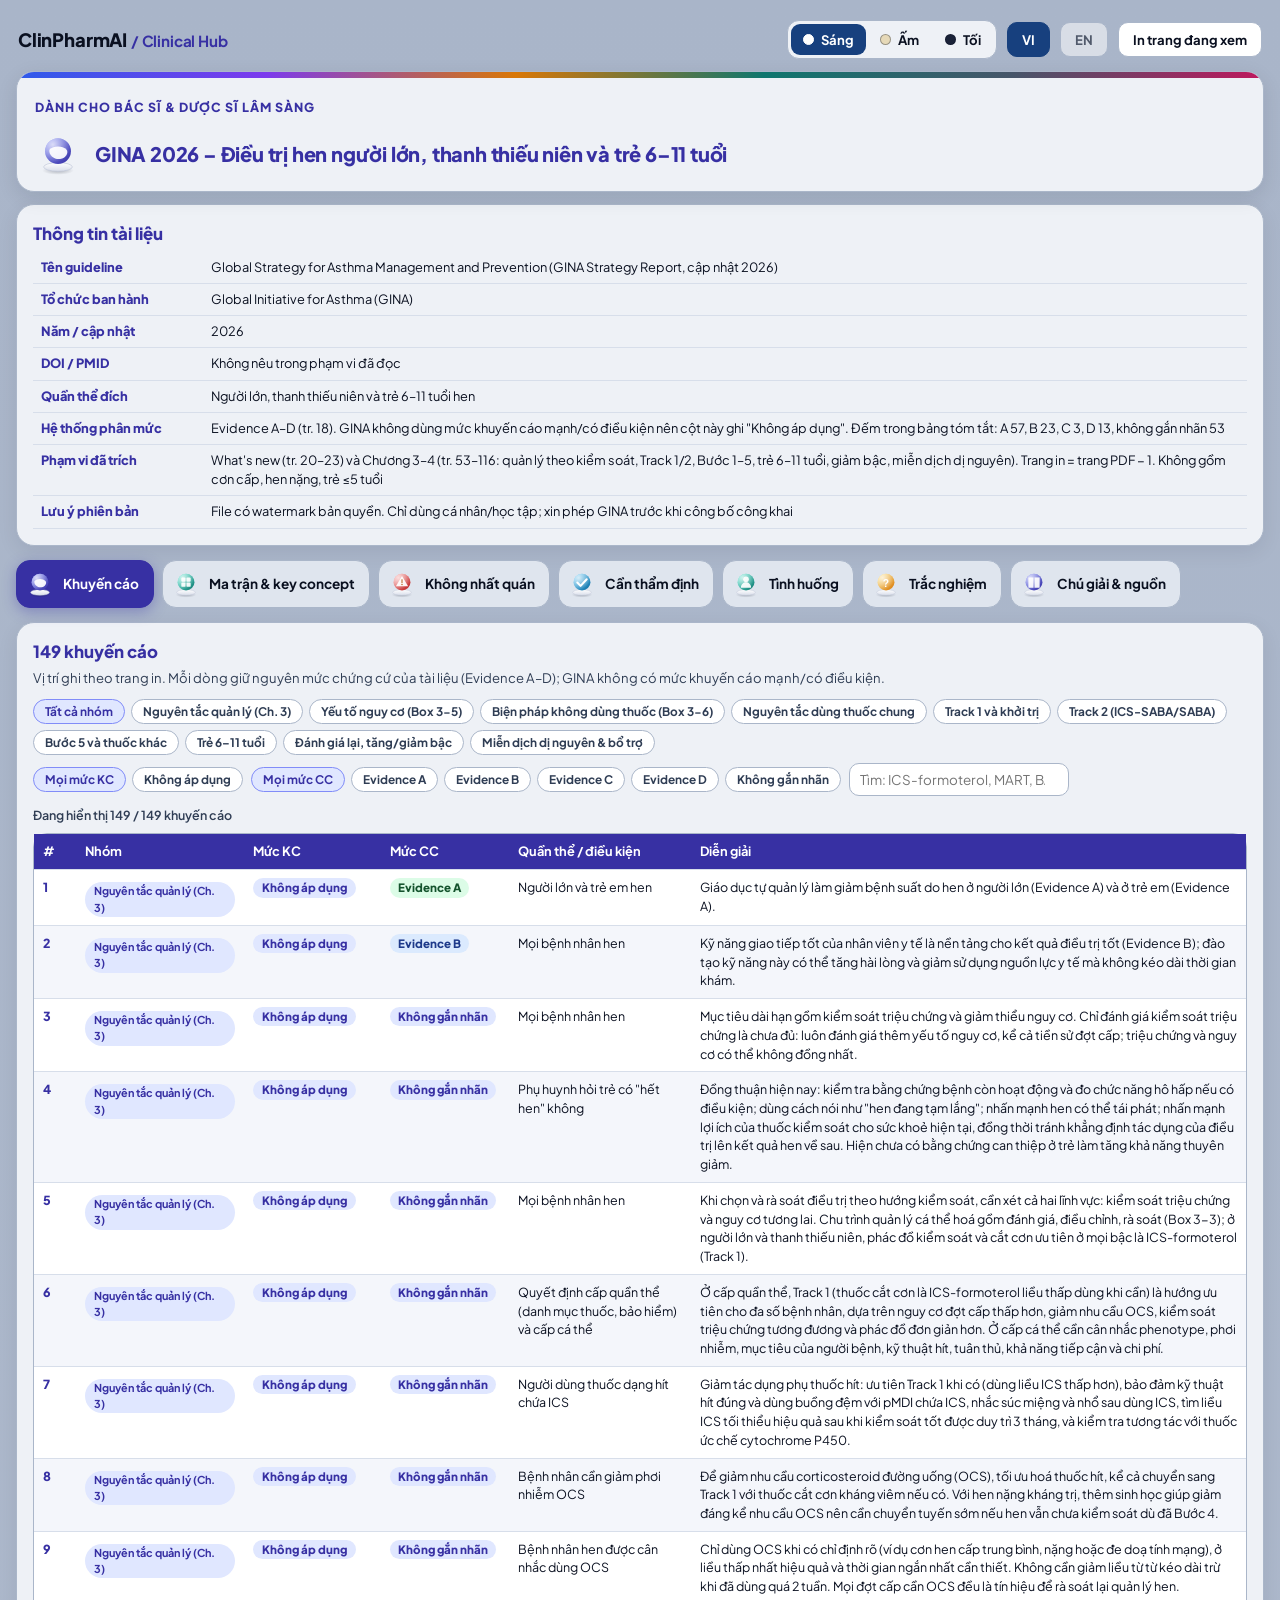
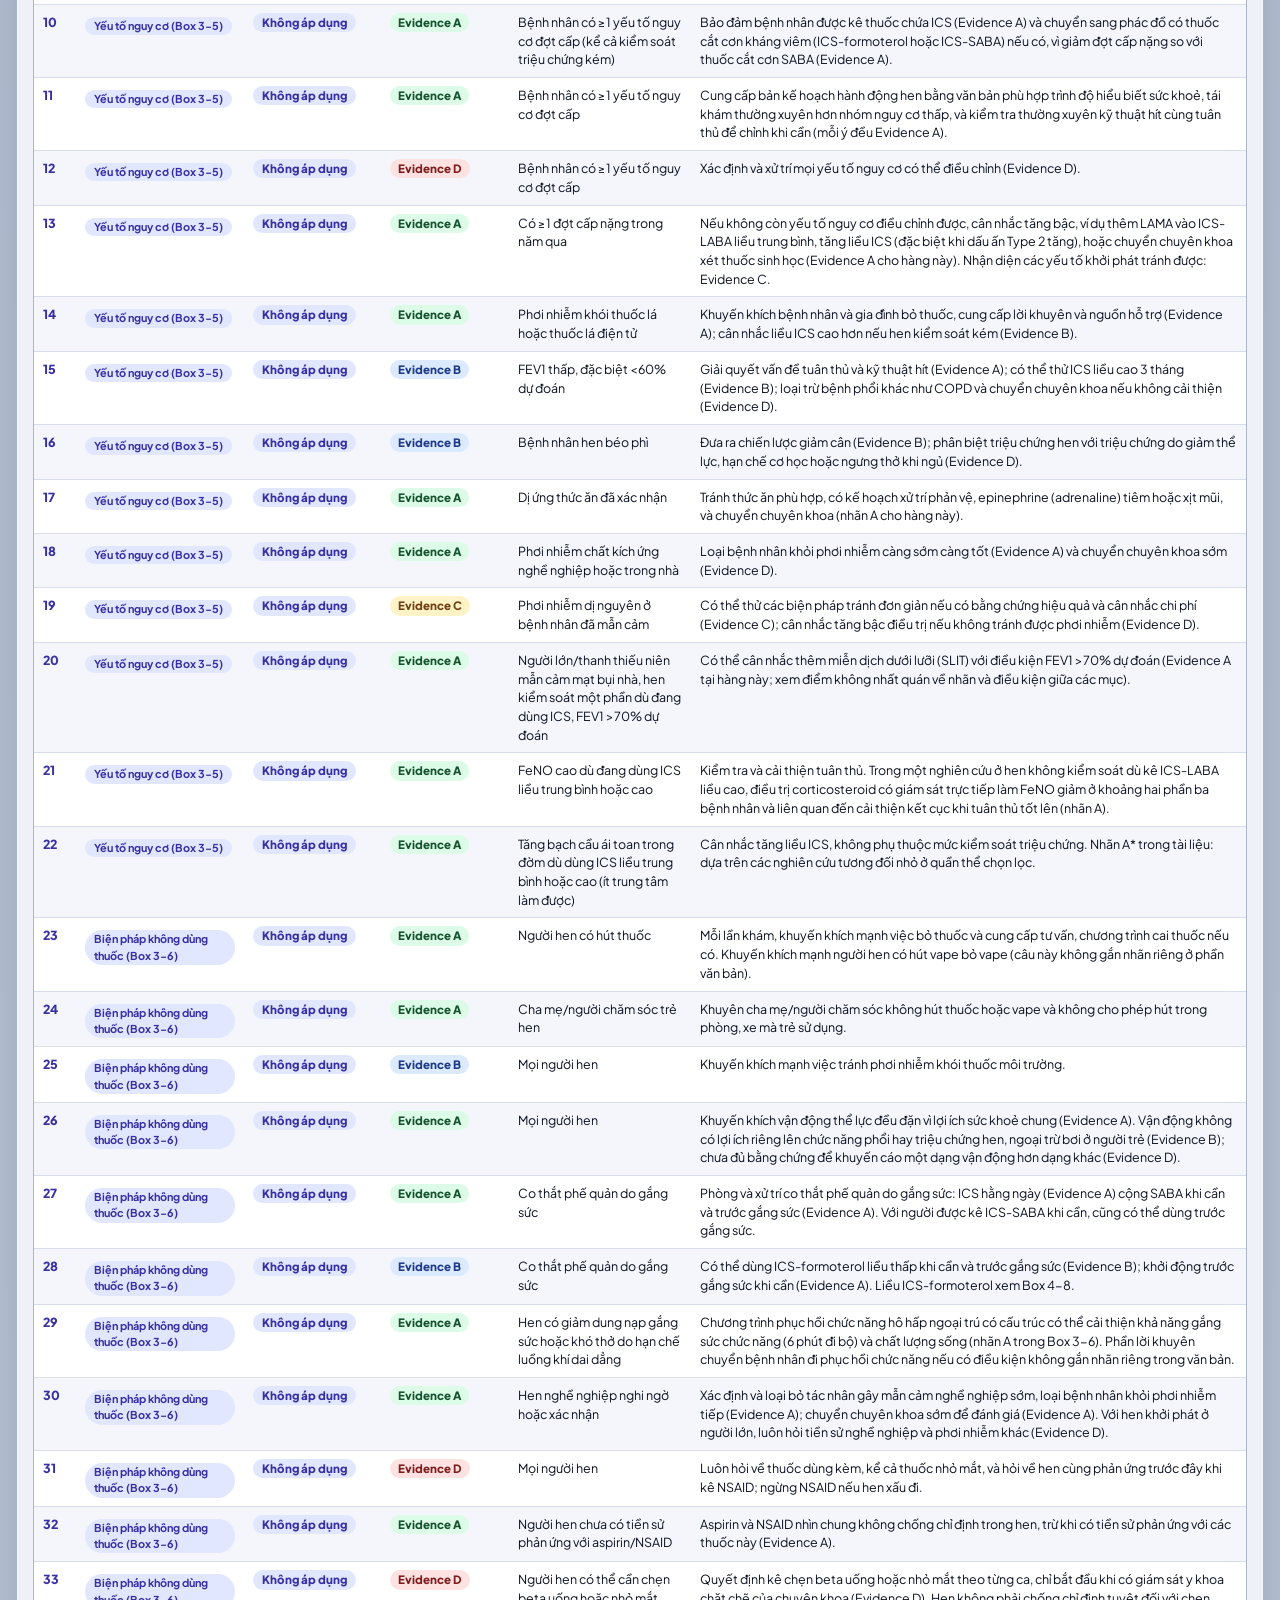
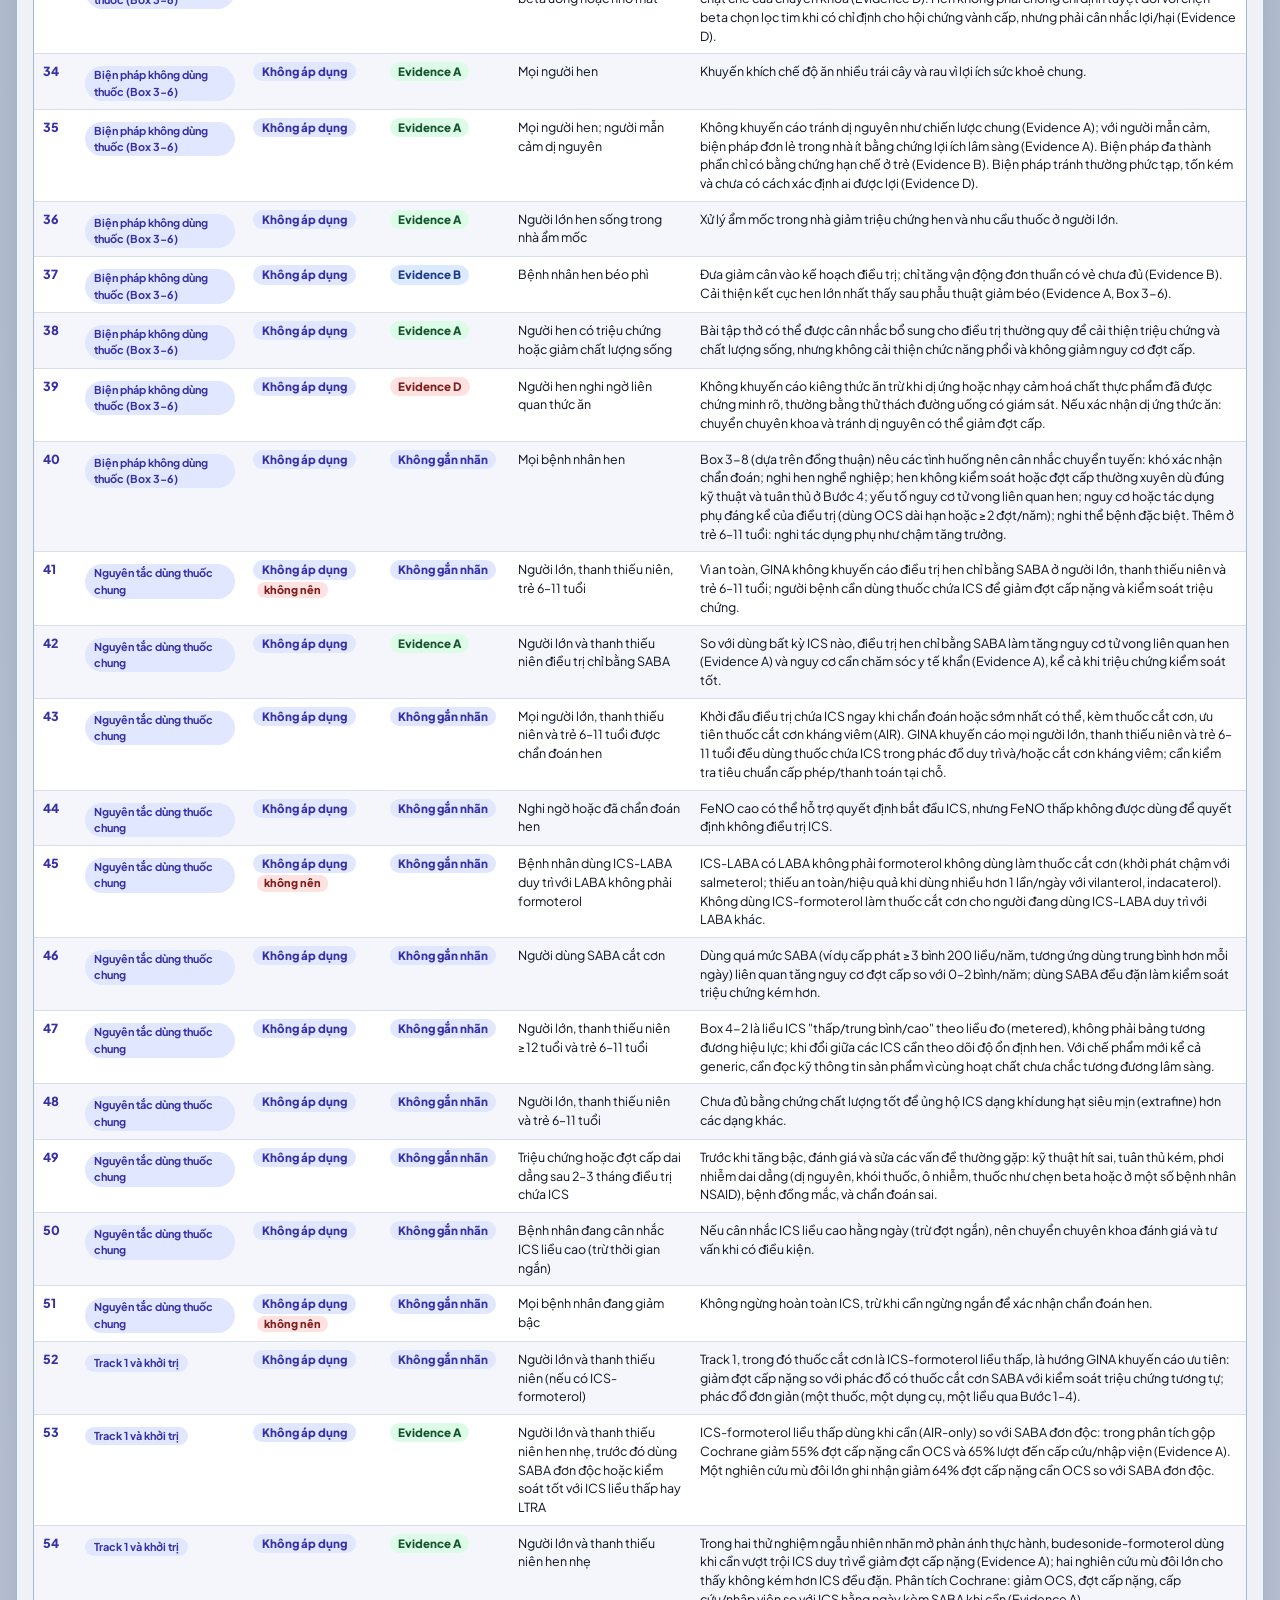
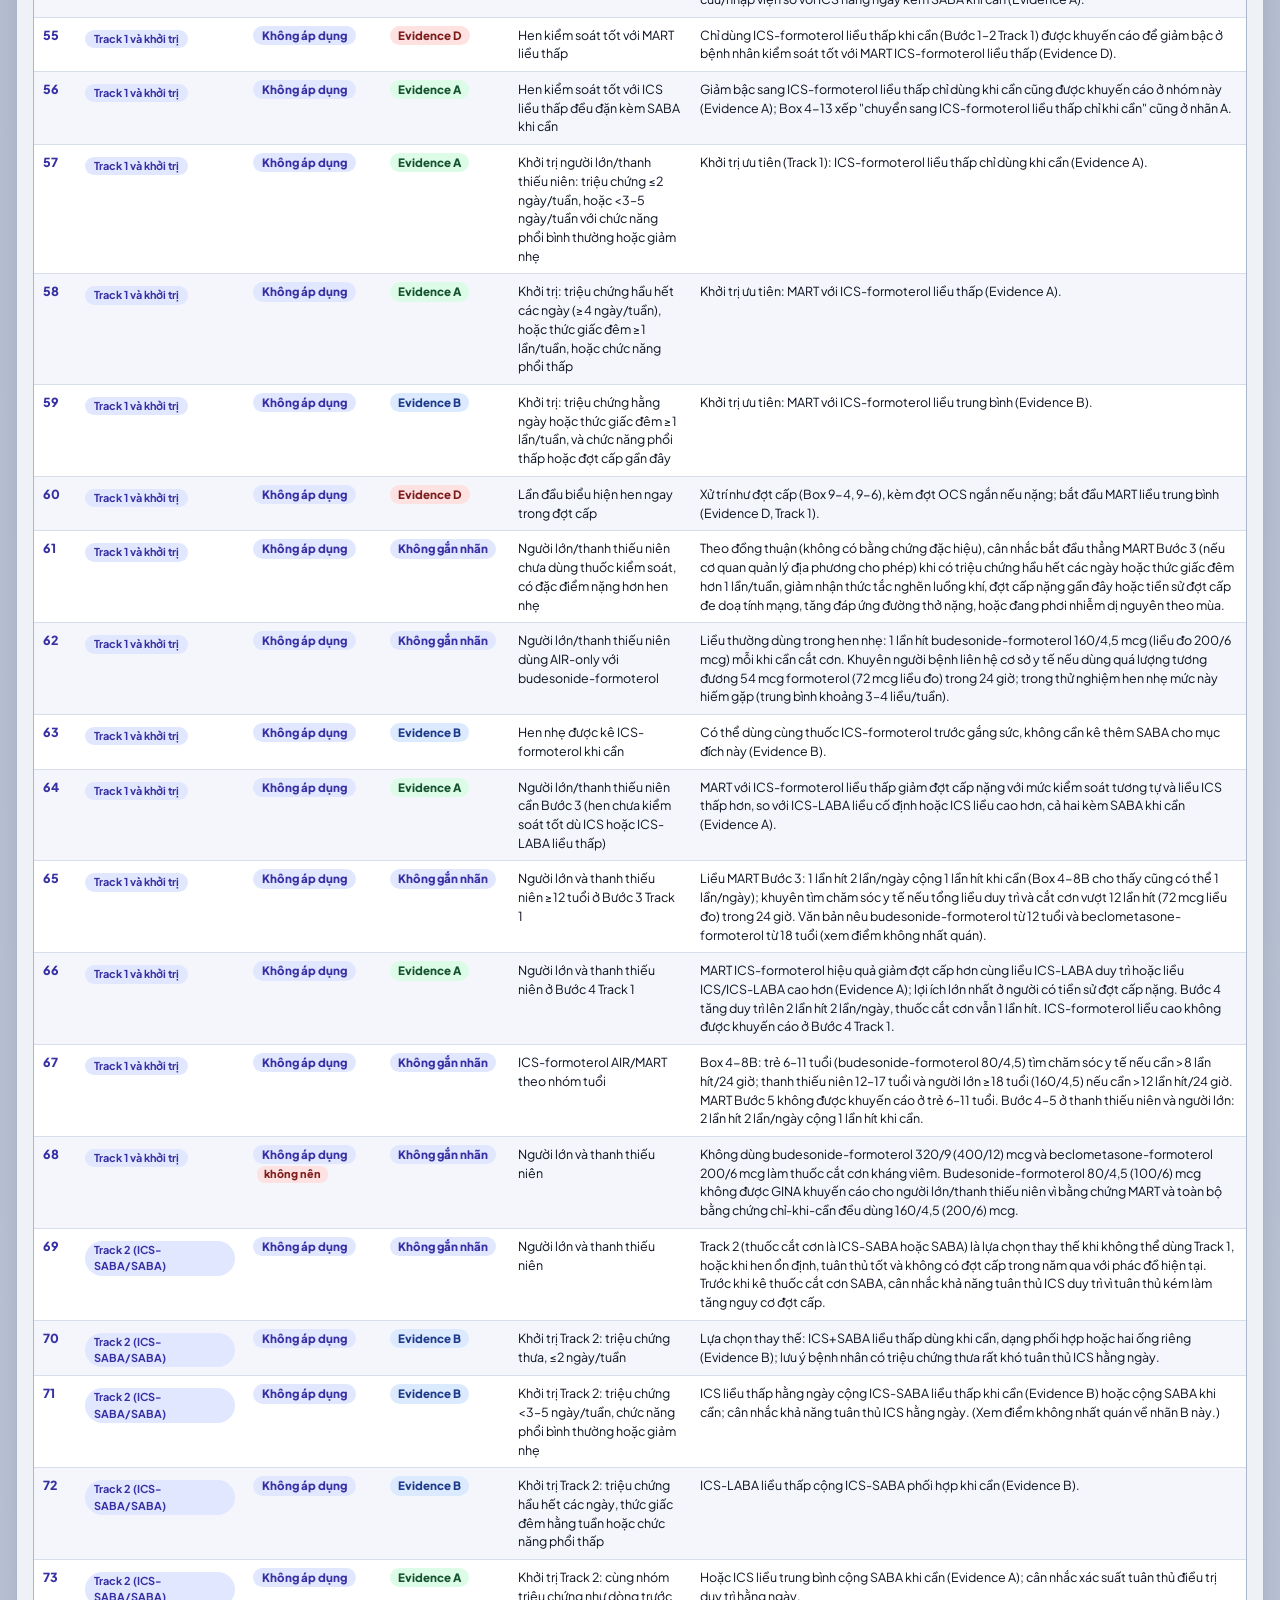
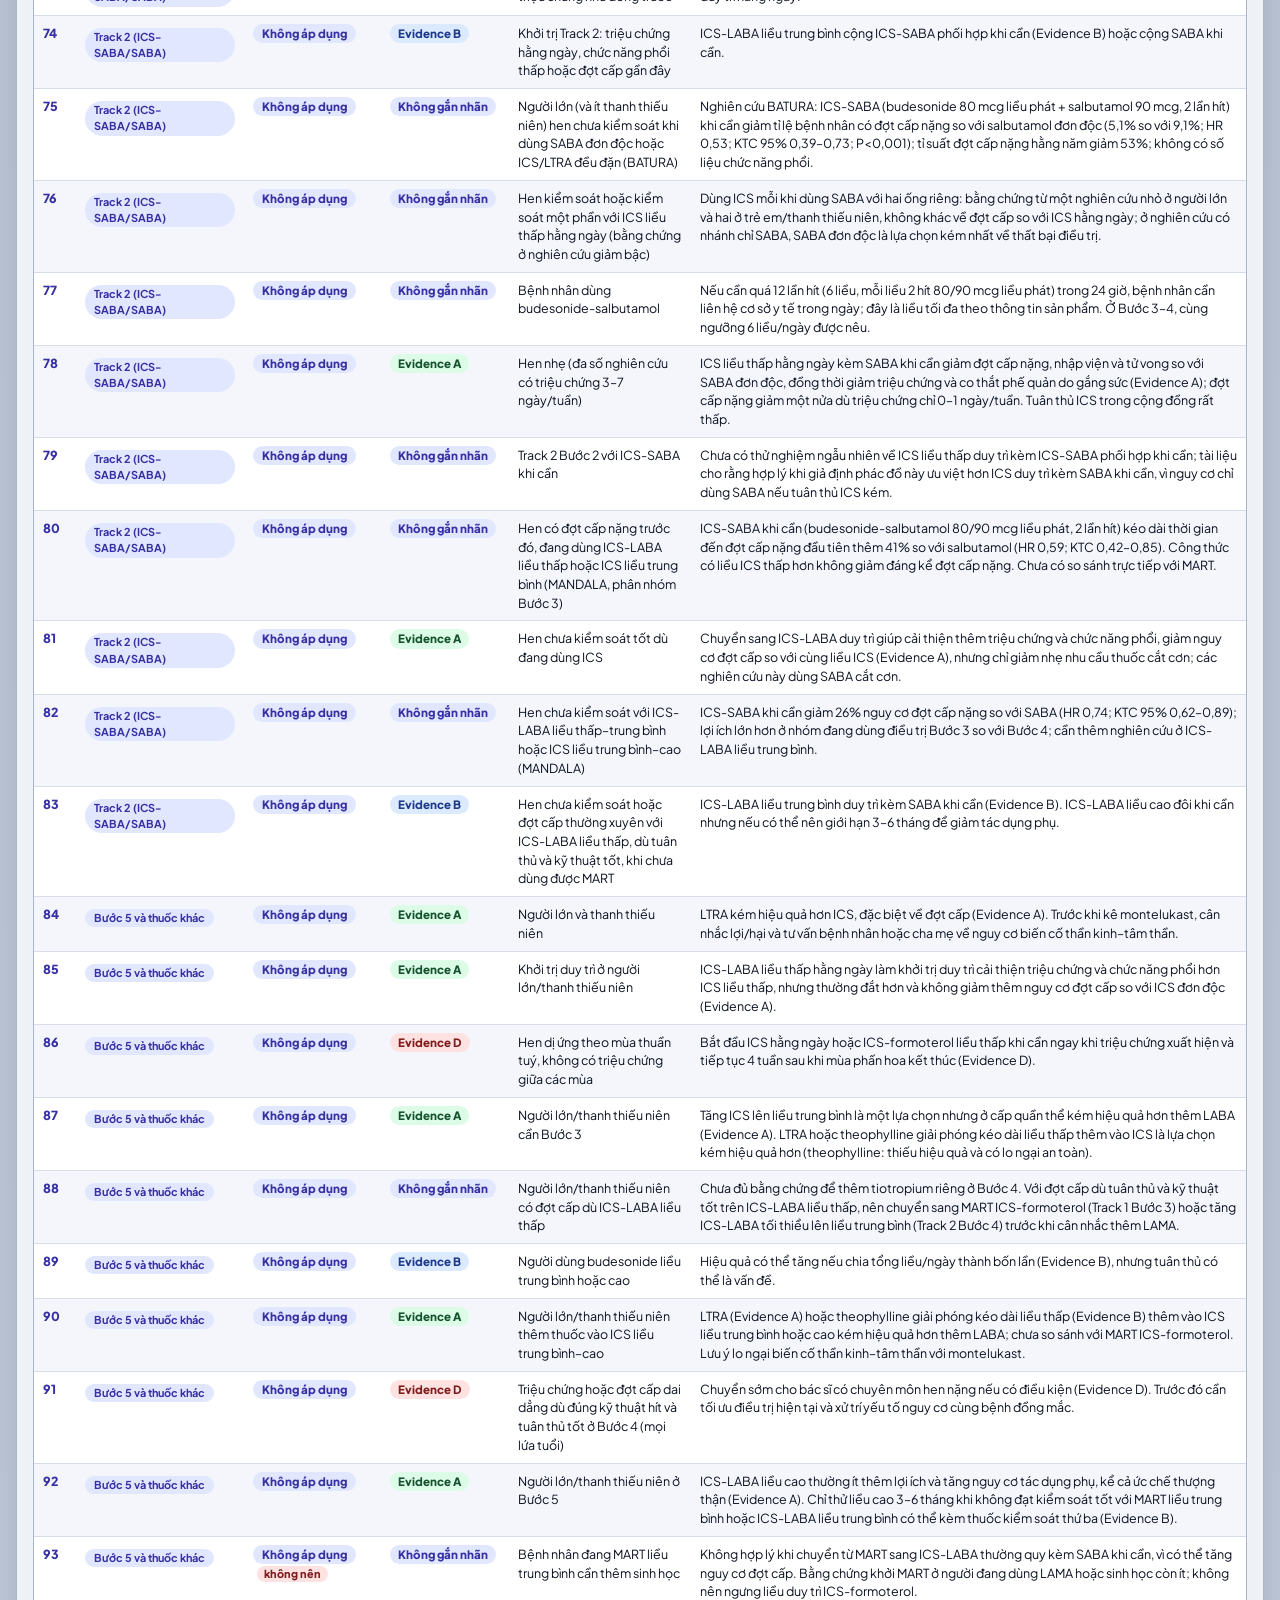
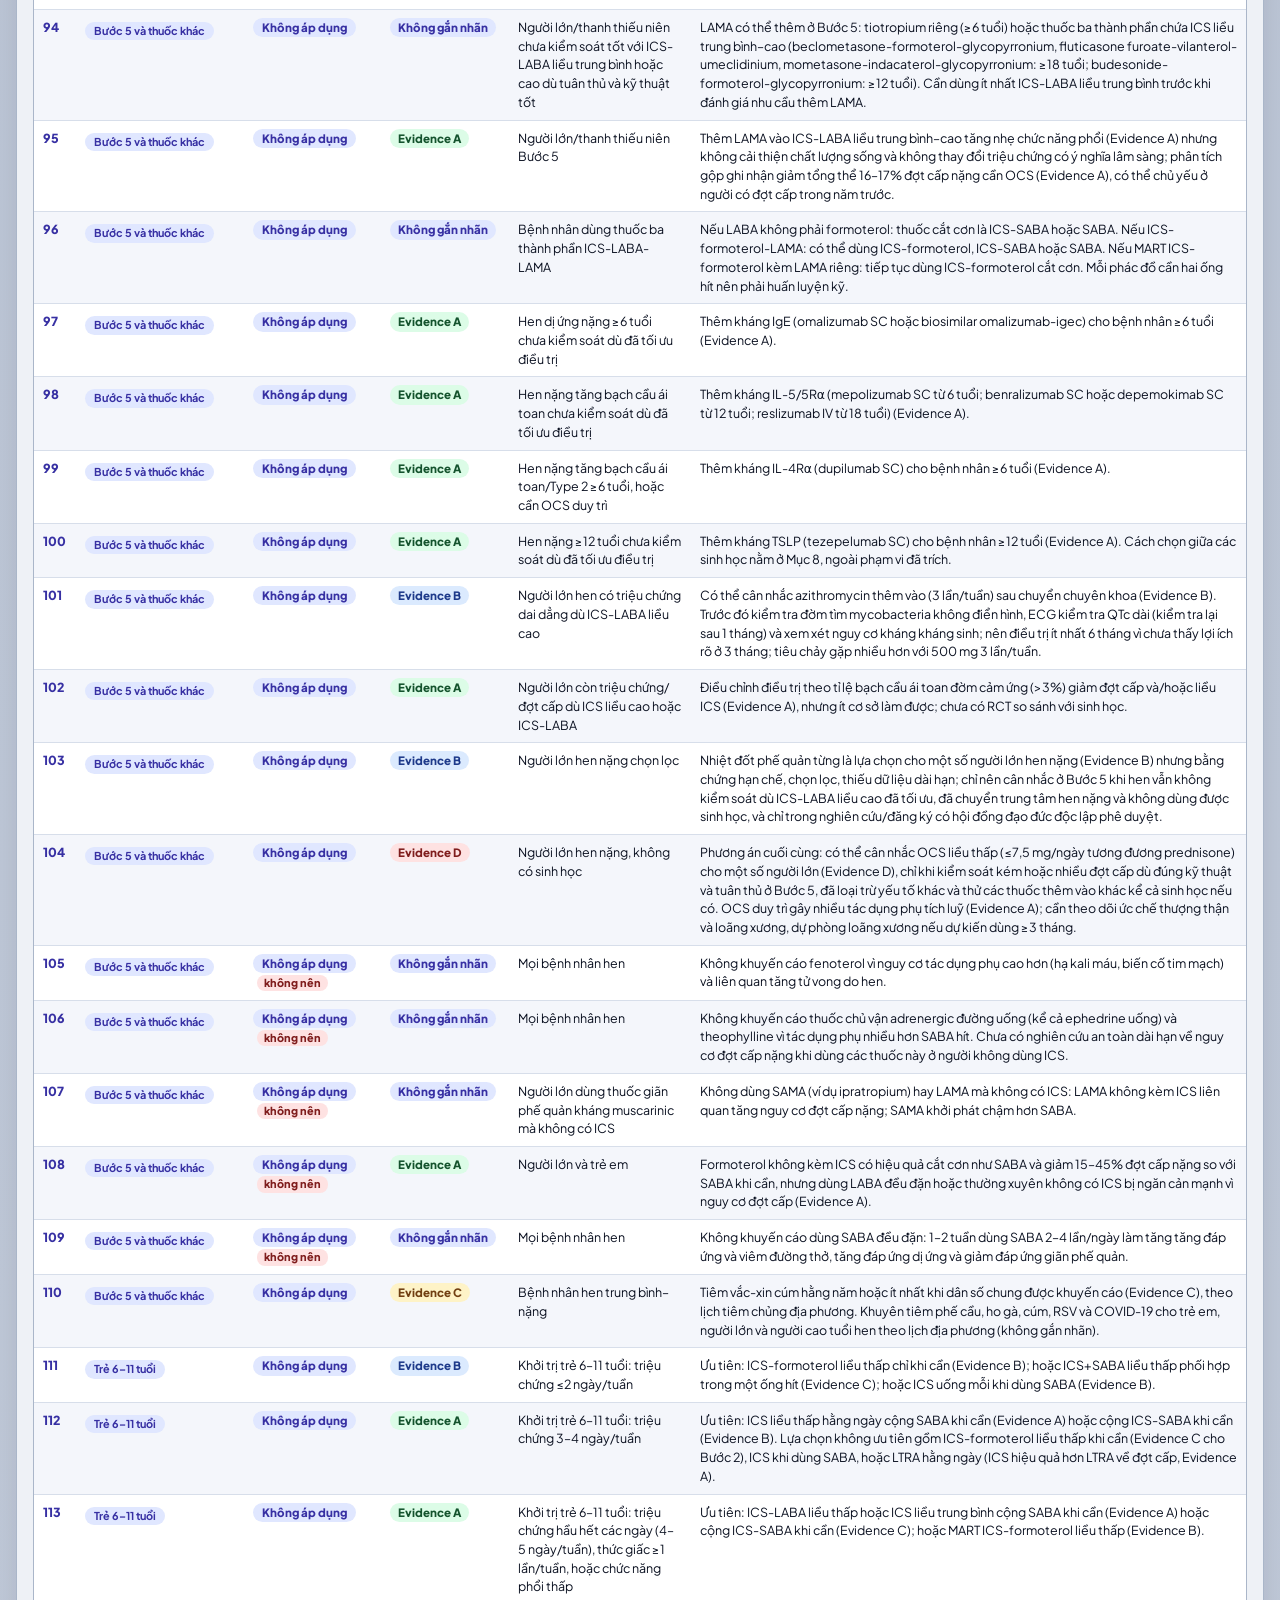
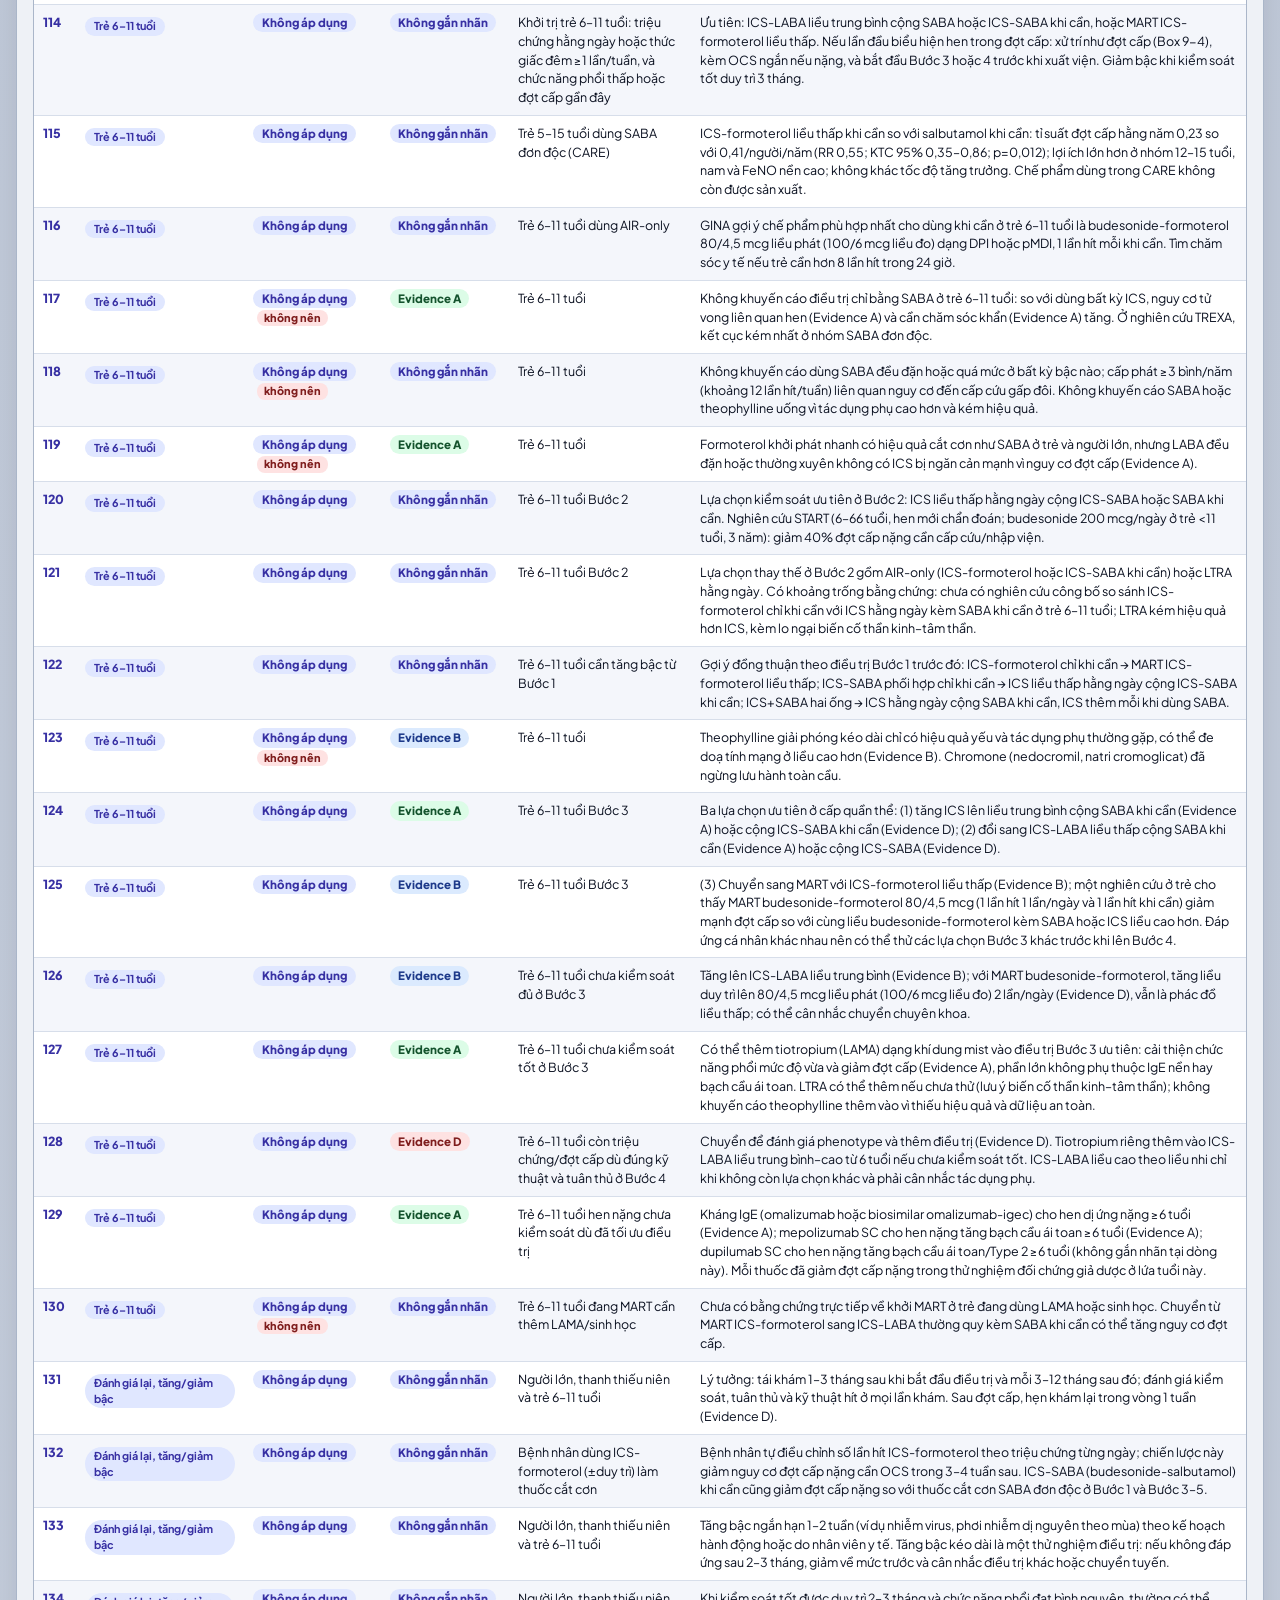
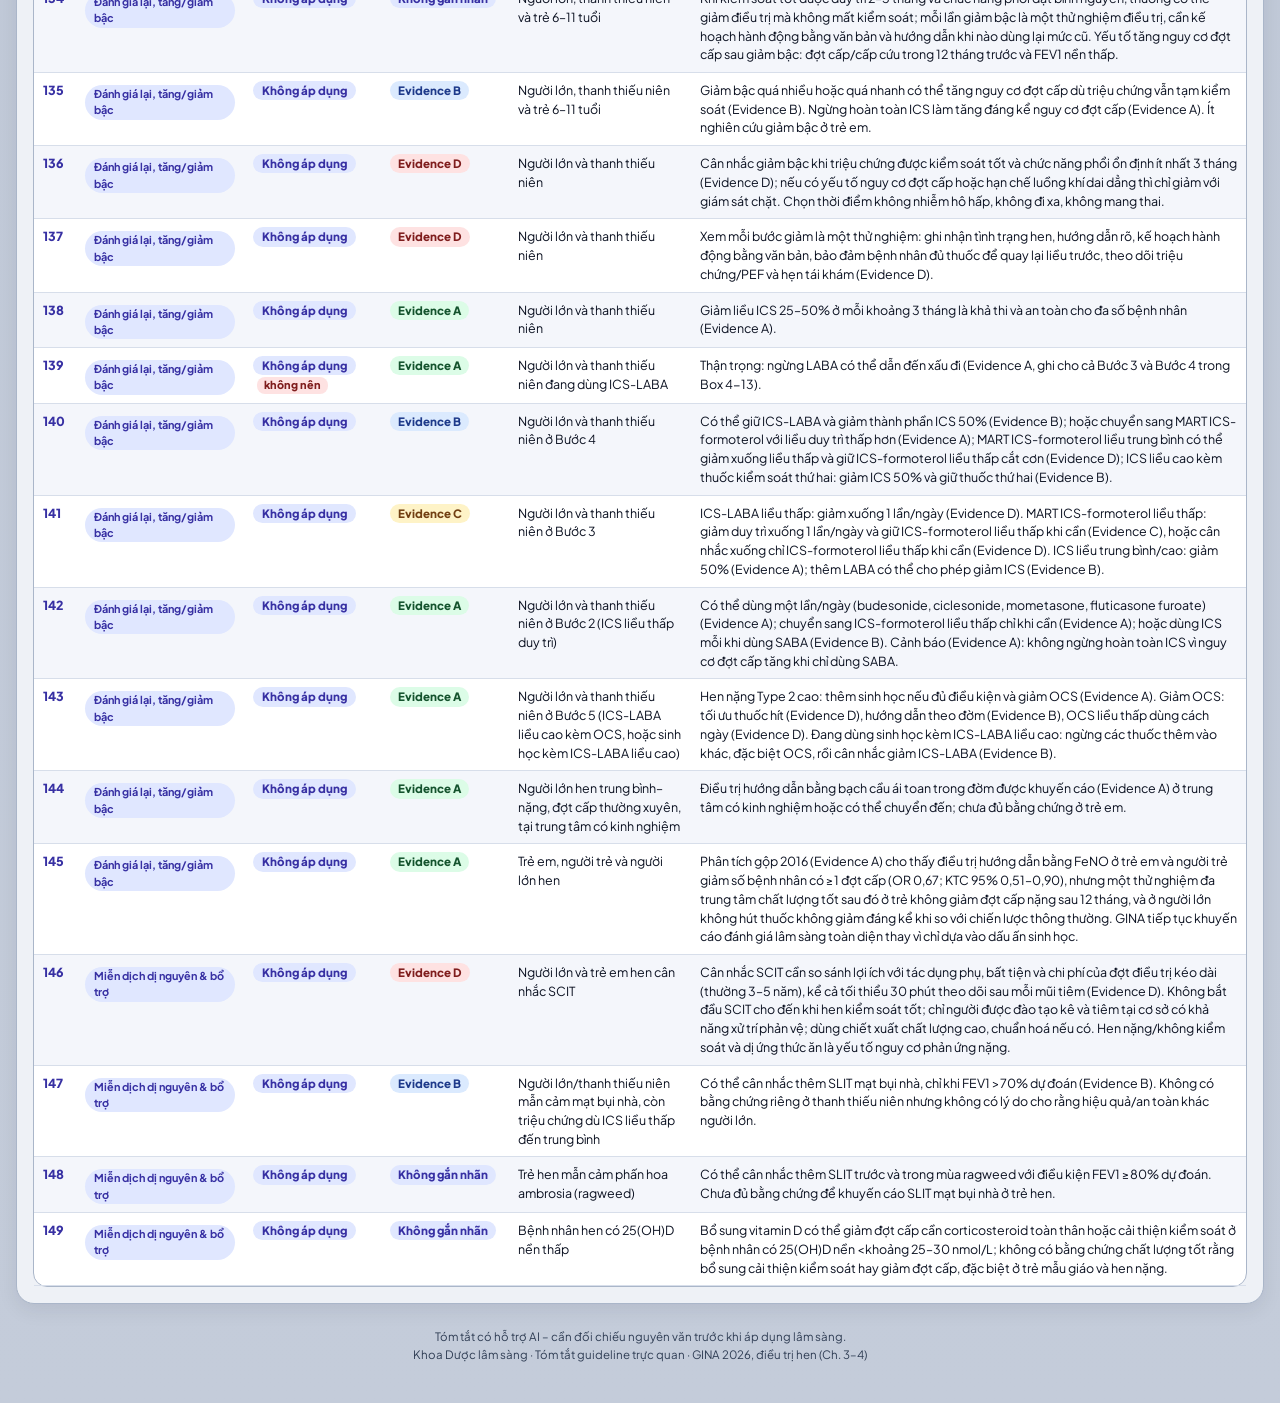
<file: GINA-2026-Ch3-4-tom-tat.html>
<!doctype html>
<html lang="vi" data-theme="light">
<head>
<meta charset="utf-8">
<meta name="viewport" content="width=device-width, initial-scale=1">
<title>GINA 2026 – Điều trị hen người lớn, thanh thiếu niên và trẻ 6–11 tuổi</title>
<meta name="description" content="Tóm tắt trực quan GINA 2026 (What&#x27;s new, Chương 3–4): bảng khuyến cáo giữ nguyên mức chứng cứ, điểm không nhất quán, tình huống, trắc nghiệm.">
<link rel="preconnect" href="https://fonts.googleapis.com">
<link href="https://fonts.googleapis.com/css2?family=Plus+Jakarta+Sans:wght@400;500;600;700;800&display=swap" rel="stylesheet">
<style>
:root{--bg1:#a9b5c9;--bg2:#c4ccda;--card:#eef1f6;--card2:#dfe5ee;--line:#aab6c9;--tx:#0a1020;--mut:#2f3d54;--dim:#4a5a73;
--surf:#fff;--surf2:#f4f6fb;--tnt:#e0e7ff;--tnt2:#eef2ff;--line2:#d7deea;--band:#c7d2fe;--bandt:#1e1b4b;
--g:#15803d;--gb:#dcfce7;--gt:#14532d;--w:#a16207;--wb:#fef3c7;--wt:#713f12;--b:#b91c1c;--bb:#fee2e2;--bt:#7f1d1d;--n:#1d4ed8;--nb:#dbeafe;--nt:#1e3a8a;
--ind:#3730a3;--indt:#3730a3;--navy:#17407e;
--mild:#15803d;--mild-bg:#dcfce7;--mod:#a16207;--mod-bg:#fef3c7;--sev:#b91c1c;--sev-bg:#fee2e2;--life:#5b1030;--life-bg:#f6dce6;}
:root[data-theme="warm"]{--bg1:#e6d8bb;--bg2:#f3ead6;--card:#fbf5e8;--card2:#f0e6d0;--line:#d4c4a1;--tx:#2a2116;--mut:#5a4a33;--dim:#6b5a40;
--surf:#fffdf7;--surf2:#f8f1e1;--tnt:#f1e3c4;--tnt2:#f6ecd5;--line2:#e6d9bb;--band:#e8d6a8;--bandt:#4a3410;
--ind:#8a4b0f;--indt:#7a3f0a;--navy:#7a4a12;--n:#9a3412;}
:root[data-theme="dark"]{--bg1:#0b1220;--bg2:#111a2e;--card:#16213a;--card2:#1e2b4a;--line:#33466b;--tx:#e8edf8;--mut:#b4c0d8;--dim:#93a3c4;
--surf:#1b2a4a;--surf2:#203154;--tnt:#2a3a66;--tnt2:#243457;--line2:#2f4064;--band:#2f3f78;--bandt:#e0e7ff;
--g:#4ade80;--gb:#12361f;--gt:#bbf7d0;--w:#fbbf24;--wb:#3a2d0b;--wt:#fde68a;--b:#f87171;--bb:#3d1620;--bt:#fecaca;--nb:#14284f;--nt:#bfdbfe;--n:#93c5fd;
--ind:#4f46e5;--indt:#c7d2fe;--navy:#3b5bdb;
--mild-bg:#12361f;--mod-bg:#3a2d0b;--sev-bg:#3d1620;--life-bg:#3a1226;}
*{box-sizing:border-box}
html{scroll-behavior:smooth}
body{margin:0;font-family:"Plus Jakarta Sans",system-ui,-apple-system,"Segoe UI",Roboto,sans-serif;color:var(--tx);background:linear-gradient(180deg,var(--bg1),var(--bg2));background-color:var(--bg2);min-height:100vh;line-height:1.5;-webkit-font-smoothing:antialiased}
.wrap{max-width:1360px;margin:0 auto;padding:16px}
header.top{display:flex;gap:14px;align-items:center;flex-wrap:wrap;background:var(--card);border:1px solid var(--line);border-radius:18px;padding:14px 18px;box-shadow:0 6px 20px rgba(10,16,32,.10)}
header.top h1{margin:0;font-size:1.25rem;font-weight:800;color:var(--indt);letter-spacing:-.01em}
header.top p{margin:2px 0 0;font-size:.82rem;color:var(--mut);max-width:860px}
.ico{width:46px;height:46px;flex:none}
.ico svg{width:100%;height:100%;display:block}
.sp{flex:1}
.ainote{margin:12px 0 0;background:var(--wb);border:1px solid #fcd34d;color:var(--wt);border-radius:12px;padding:10px 14px;font-size:.8rem;font-weight:600}
.ainote p{margin:4px 0 0;font-weight:500}
nav.tabs{display:flex;gap:8px;flex-wrap:wrap;margin:14px 0}
nav.tabs button{display:flex;align-items:center;gap:8px;border:1px solid var(--line);background:var(--card2);color:var(--tx);border-radius:14px;padding:8px 14px 8px 8px;font-weight:700;font-size:.85rem;cursor:pointer;font-family:inherit}
nav.tabs button .ico{width:30px;height:30px}
nav.tabs button[aria-selected="true"]{background:var(--ind);color:#fff;border-color:var(--indt);box-shadow:0 4px 14px rgba(55,48,163,.35)}
nav.tabs button:hover:not([aria-selected="true"]){background:var(--surf)}
button:focus-visible,input:focus-visible,select:focus-visible,a:focus-visible{outline:3px solid #818cf8;outline-offset:2px}
.panel{background:var(--card);border:1px solid var(--line);border-radius:18px;padding:16px;box-shadow:0 6px 20px rgba(10,16,32,.08);margin-bottom:14px}
.panel[hidden]{display:none}
.panel h2{margin:0 0 4px;font-size:1.05rem;font-weight:800;color:var(--indt)}
.panel h3{margin:0 0 6px;font-size:.92rem;font-weight:800;color:var(--indt)}
.sub{margin:0 0 12px;color:var(--mut);font-size:.82rem}
.ref{color:var(--n);font-weight:700;font-size:.72rem;display:block;margin-top:2px}
.cnt{font-size:.78rem;color:var(--mut);font-weight:600;margin:0 0 8px}
.filters{display:flex;gap:8px;flex-wrap:wrap;align-items:center;margin-bottom:10px}
.chips{display:flex;gap:6px;flex-wrap:wrap}
.chip{border:1px solid var(--line);background:var(--surf);border-radius:999px;padding:4px 11px;font-size:.74rem;font-weight:700;color:var(--mut);cursor:pointer;font-family:inherit}
.chip[aria-pressed="true"]{background:var(--tnt);color:var(--indt);border-color:#818cf8}
.search{border:1px solid var(--line);border-radius:10px;padding:7px 10px;font-size:.84rem;font-family:inherit;background:var(--surf);color:var(--tx);min-width:220px}
.sr-only{position:absolute;width:1px;height:1px;overflow:hidden;clip:rect(0 0 0 0)}
.tw{border:1px solid var(--line);border-radius:14px;background:var(--surf)}
.tw .sc{overflow-x:visible}
table.rs{width:100%;border-collapse:collapse;font-size:.78rem}
table.rs th,table.rs td{padding:8px 9px;vertical-align:top;overflow-wrap:anywhere;border-bottom:1px solid var(--line2);text-align:left}
table.rs thead th{background:var(--ind);color:#fff;font-size:.8rem}
table.rs tbody tr:nth-child(even) td{background:var(--surf2)}
td.num{font-weight:800;color:var(--indt);width:42px}
td.drug{min-width:130px;overflow-wrap:normal!important}
td.drug b{color:var(--indt)}
#td td.num,#td th:nth-child(2){width:120px}
#td td.num{white-space:normal}
.grp{display:inline-block;margin-top:4px;background:var(--tnt);color:var(--indt);border-radius:999px;padding:1px 9px;font-size:.68rem;font-weight:700}
.ev{display:inline-block;min-width:24px;text-align:center;border-radius:999px;padding:1px 8px;font-weight:800;font-size:.72rem;margin-right:4px}
.ev.A{background:var(--gb);color:var(--gt)}.ev.D{background:var(--nb);color:var(--nt)}.ev.B{background:var(--wb);color:var(--wt)}
.evn{display:block;font-size:.72rem;color:var(--mut);margin-top:4px}
.empty{text-align:center;color:var(--mut);padding:18px!important}
.flag{display:inline-block;margin-top:4px;background:var(--wb);border:1px solid #fcd34d;color:var(--wt);border-radius:8px;padding:2px 8px;font-size:.72rem;font-weight:700}
.cap{display:inline-block;background:var(--bb);color:var(--bt);border-radius:8px;padding:2px 8px;font-weight:800;font-size:.74rem}
.chipcn{display:inline-block;background:var(--wb);color:var(--wt);border:1px solid #fcd34d;border-radius:999px;padding:1px 9px;font-size:.7rem;font-weight:800}

/* thang mức độ */
.ladder{display:grid;grid-template-columns:repeat(4,1fr);gap:8px;margin-bottom:10px}
.step{border:2px solid var(--line);background:var(--surf);border-radius:14px;padding:9px 10px;cursor:pointer;font-family:inherit;text-align:left;color:var(--tx)}
.step .nm{display:block;font-weight:800;font-size:.9rem}
.step .mt{display:block;font-size:.72rem;color:var(--mut);font-weight:600}
.step[data-k="nhe"]{--c:var(--mild)}.step[data-k="vua"]{--c:var(--mod)}.step[data-k="nang"]{--c:var(--sev)}.step[data-k="doa"]{--c:var(--life)}
.step[aria-pressed="true"]{border-color:var(--c);background:var(--c);color:#fff;box-shadow:0 4px 14px rgba(10,16,32,.25)}
.step[aria-pressed="true"] .mt{color:#fff}
.sevpanel{display:grid;grid-template-columns:1fr 1fr;gap:14px;border:2px solid var(--c);background:var(--surf);border-radius:14px;padding:12px 14px;border-left-width:8px}
.sevpanel .rule,.sevpanel .where{font-size:.78rem;color:var(--mut);margin:0 0 8px;font-weight:600}
dl.signs{margin:0;display:grid;grid-template-columns:150px 1fr;gap:4px 10px;font-size:.78rem}
dl.signs dt{font-weight:800;color:var(--indt)}dl.signs dd{margin:0}
ul.acts{margin:0;padding-left:18px;font-size:.8rem}ul.acts li{margin-bottom:6px}

/* ma trận nhanh */
.qmw{overflow-x:auto}
.qm{width:100%;min-width:760px;table-layout:fixed;border-collapse:separate;border-spacing:4px;font-size:.78rem}
.qm th{background:var(--ind);color:#fff;padding:8px;border-radius:8px}
.qm td.lab{background:var(--card2);font-weight:800;color:var(--indt);padding:8px;border-radius:8px;width:16%}
.qm td.q{padding:8px;border-radius:8px;overflow-wrap:anywhere;font-weight:600;border:1px solid rgba(10,16,32,.10)}
.qg{background:var(--gb);color:var(--gt)}.qw{background:var(--wb);color:var(--wt)}.qb{background:var(--bb);color:var(--bt)}.qn{background:var(--nb);color:var(--nt)}.qd{background:#7f1d1d;color:#fff}
.legend{display:flex;gap:8px;flex-wrap:wrap;margin:10px 0 0;font-size:.76rem;font-weight:700;align-items:center}
.legend span.k{padding:3px 10px;border-radius:999px;border:1px solid rgba(10,16,32,.12)}
.legend a{color:var(--n);text-decoration:underline}

/* đường đi */
.path{display:grid;grid-template-columns:repeat(4,1fr);gap:10px;margin-bottom:12px}
.stage{background:var(--surf);border:1px solid var(--line);border-radius:14px;padding:10px 12px}
.stage .n{display:inline-flex;width:26px;height:26px;border-radius:50%;background:var(--ind);color:#fff;font-weight:800;align-items:center;justify-content:center;font-size:.8rem;margin-bottom:4px}
.stage ul,.gate ul,.box ul,.admit ul{margin:6px 0 0;padding-left:16px;font-size:.78rem}
.stage li,.gate li,.box li,.admit li{margin-bottom:4px}
.gates{display:grid;grid-template-columns:repeat(3,1fr);gap:10px;margin-bottom:12px}
.gate{border-radius:14px;padding:10px 12px;border:2px solid var(--line);background:var(--surf)}
.gate.ok{border-color:var(--g);background:var(--gb)}.gate.part{border-color:#d97706;background:var(--wb)}.gate.bad{border-color:var(--b);background:var(--bb)}
.admit{background:var(--surf);border:2px dashed var(--b);border-radius:14px;padding:10px 14px;margin-bottom:12px}
.cols{display:grid;grid-template-columns:repeat(3,1fr);gap:10px}
.box{background:var(--surf);border:2px solid var(--b);border-radius:14px;padding:10px 12px}
.box.alt{border-color:#d97706}.box.dk{border-color:var(--indt)}

/* công cụ liều */
.form{display:grid;grid-template-columns:repeat(auto-fit,minmax(170px,1fr));gap:10px;margin-bottom:12px}
.form label{display:flex;flex-direction:column;gap:3px;font-size:.74rem;font-weight:700;color:var(--mut)}
.form input,.form select{border:1px solid var(--line);border-radius:10px;padding:8px 10px;font-size:.88rem;font-family:inherit;background:var(--surf);color:var(--tx)}
.est{display:flex;gap:10px;flex-wrap:wrap;margin:8px 0 14px}
.est div{background:var(--tnt);border-radius:12px;padding:8px 14px;font-weight:800;color:var(--indt);font-size:.86rem}
.est small{display:block;font-weight:600;color:var(--mut);font-size:.7rem}
.res{display:grid;grid-template-columns:repeat(auto-fit,minmax(270px,1fr));gap:10px}
.rc{border-radius:14px;padding:12px;border:2px solid var(--c);background:var(--surf)}
.rc h3{margin:0 0 6px;font-size:.88rem;font-weight:800;color:var(--c)}
.badge{display:inline-block;padding:2px 10px;border-radius:999px;font-size:.7rem;font-weight:800;margin-bottom:6px}
.s-ok{background:var(--gb);color:var(--gt)}.s-warn{background:var(--wb);color:var(--wt)}.s-na{background:var(--nb);color:var(--nt)}
.rc .dose{font-weight:800;font-size:.9rem;margin-bottom:6px}
.rc ul{margin:0;padding-left:16px;font-size:.76rem;color:var(--mut)}
.disc{font-size:.76rem;color:var(--mut);margin-top:10px}
.warn{background:var(--wb);border:1px solid #fcd34d;color:var(--wt);border-radius:10px;padding:8px 12px;font-size:.8rem;font-weight:600}

/* tình huống */
.cases{display:grid;gap:12px}
.case{background:var(--surf);border:1px solid var(--line);border-radius:14px;padding:12px 14px}
.case h3{margin:0 0 8px;font-size:.92rem;color:var(--indt);font-weight:800}
.case .row{display:grid;grid-template-columns:120px 1fr;gap:8px;font-size:.8rem;padding:4px 0;border-top:1px dashed var(--line2)}
.case .row b{font-weight:800}
.case .row.p b{color:var(--g)}.case .row.a b{color:var(--w)}.case .row.x b{color:var(--b)}.case .row.y b{color:var(--indt)}

/* trắc nghiệm */
.qh{font-weight:800;font-size:.95rem;margin:6px 0 10px}
.opt{display:block;width:100%;text-align:left;border:2px solid var(--line);background:var(--surf);border-radius:12px;padding:9px 12px;margin-bottom:8px;font-weight:600;font-size:.84rem;cursor:pointer;font-family:inherit;color:var(--tx)}
.opt:hover:not([disabled]){border-color:#818cf8;background:var(--tnt2)}
.opt.ok{border-color:var(--g);background:var(--gb)}.opt.no{border-color:var(--b);background:var(--bb)}
.expl{background:var(--tnt2);border-left:4px solid var(--ind);padding:8px 12px;border-radius:8px;font-size:.8rem;margin:8px 0}
.btn{border:0;background:var(--ind);color:#fff;border-radius:12px;padding:8px 18px;font-weight:800;font-size:.84rem;cursor:pointer;font-family:inherit}
.btn.alt{background:var(--surf);color:var(--indt);border:1px solid var(--ind)}

/* chú giải, nguồn */
.sec ol{margin:0;padding-left:18px;font-size:.8rem}
table.gl{width:100%;table-layout:fixed;border-collapse:collapse;font-size:.76rem;margin-bottom:12px}
table.gl th,table.gl td{border-bottom:1px solid var(--line2);padding:6px 8px;text-align:left;vertical-align:top;overflow-wrap:anywhere}
table.gl th{background:var(--band);color:var(--bandt)}
table.gl td:first-child{font-weight:800;color:var(--indt);width:16%}
.two{display:grid;grid-template-columns:1.2fr 1fr;gap:14px;font-size:.8rem}
.two ul{margin:0;padding-left:18px}.two li{margin-bottom:5px}
.refs{font-size:.76rem;color:var(--mut);list-style:none;padding-left:0!important}
footer{font-size:.72rem;color:var(--mut);text-align:center;padding:10px 0 24px}

@media(max-width:900px){
 .ladder{grid-template-columns:repeat(2,1fr)}.path,.cols,.gates,.two,.sevpanel{grid-template-columns:1fr}
 .case .row{grid-template-columns:1fr}dl.signs{grid-template-columns:120px 1fr}
 .tw{overflow-x:auto}table.rs{min-width:640px}
}
@media(max-width:640px){.wrap{padding:10px}.search{min-width:0;width:100%}}
@media(prefers-reduced-motion:reduce){html{scroll-behavior:auto}}
@media print{nav.tabs,.filters,.ladder,.btn{display:none}body{background:var(--surf)}.panel{break-inside:avoid-page}}

html[data-theme="dark"] .rc h3{color:var(--indt)}
html[data-theme="dark"] .ico svg{filter:brightness(.95)}

/* thanh trên cùng */
.topbar{display:flex;align-items:center;gap:10px;flex-wrap:wrap;padding:4px 2px 12px}
.brand{font-weight:800;font-size:1.15rem;color:var(--tx);letter-spacing:-.01em}
.brand span{color:var(--indt);font-size:.95rem;font-weight:700;margin-left:4px}
.seg{display:flex;gap:2px;border:1px solid var(--line);background:var(--card);border-radius:12px;padding:3px}
.seg button{border:0;background:transparent;border-radius:9px;padding:7px 12px;font-weight:700;font-size:.82rem;display:flex;align-items:center;gap:7px;color:var(--tx);cursor:pointer;font-family:inherit}
.seg button[aria-pressed="true"]{background:var(--navy);color:#fff}
.seg .dot{width:11px;height:11px;border-radius:50%;border:1px solid rgba(10,16,32,.35);display:inline-block}
.dot.l{background:#fff}.dot.w{background:#e6d9b8}.dot.d{background:#1a2238}
.seg button[aria-pressed="true"] .dot{border-color:#fff}
.pb{border:1px solid var(--line);background:var(--surf);border-radius:10px;padding:8px 14px;font-weight:700;font-size:.82rem;color:var(--tx);cursor:pointer;font-family:inherit}
.pb[aria-pressed="true"]{background:var(--navy);color:#fff;border-color:var(--navy)}
.pb:disabled{opacity:.55;cursor:not-allowed}
.pb:hover:not(:disabled):not([aria-pressed="true"]){background:var(--tnt2)}
header.top{position:relative;overflow:hidden;padding-top:26px}
header.top::before{content:"";position:absolute;left:0;right:0;top:0;height:6px;background:linear-gradient(90deg,#2f5bea,#7c3aed,#d97706,#0f766e,#475569,#be185d)}
.eyebrow{width:100%;font-size:.78rem;font-weight:800;letter-spacing:.08em;text-transform:uppercase;color:var(--indt)}

.docinfo{margin-top:12px}
.docinfo dl{margin:6px 0 0;display:grid;grid-template-columns:170px 1fr;gap:0;font-size:.8rem}
.docinfo dt,.docinfo dd{margin:0;padding:6px 8px;border-bottom:1px solid var(--line2)}
.docinfo dt{font-weight:800;color:var(--indt)}
.ainote{font-size:.84rem}
@media(max-width:640px){.docinfo dl{grid-template-columns:1fr}.docinfo dt{border-bottom:0;padding-bottom:0}}
@media print{.topbar{display:none}html[data-theme]{--bg1:#a9b5c9;--bg2:#c4ccda;--card:#eef1f6;--card2:#dfe5ee;--line:#aab6c9;--tx:#0a1020;--mut:#2f3d54;--dim:#4a5a73;--surf:#fff;--surf2:#f4f6fb;--tnt:#e0e7ff;--tnt2:#eef2ff;--line2:#d7deea;--band:#c7d2fe;--bandt:#1e1b4b;--g:#15803d;--gb:#dcfce7;--gt:#14532d;--w:#a16207;--wb:#fef3c7;--wt:#713f12;--b:#b91c1c;--bb:#fee2e2;--bt:#7f1d1d;--n:#1d4ed8;--nb:#dbeafe;--nt:#1e3a8a;--ind:#3730a3;--indt:#3730a3;--navy:#17407e;--mild:#15803d;--mild-bg:#dcfce7;--mod:#a16207;--mod-bg:#fef3c7;--sev:#b91c1c;--sev-bg:#fee2e2;--life:#5b1030;--life-bg:#f6dce6;--bg1:#fff;--bg2:#fff}}

/* bổ sung cho trang ACG */
.st{display:inline-block;border-radius:999px;padding:1px 9px;font-weight:800;font-size:.72rem}
.st.S{background:var(--gb);color:var(--gt)}.st.C{background:var(--wb);color:var(--wt)}
.ev.mod{background:var(--nb);color:var(--nt)}.ev.low{background:var(--tnt);color:var(--indt)}.ev.vlow{background:var(--bb);color:var(--bt)}
.neg{display:inline-block;margin-left:4px;background:var(--bb);color:var(--bt);border-radius:8px;padding:0 7px;font-size:.68rem;font-weight:800}
tr.hl td{outline:2px solid #818cf8;outline-offset:-2px;background:var(--tnt2)!important}
.mx{display:grid;grid-template-columns:110px 1fr 1fr;gap:6px;font-size:.78rem}
.mx>div{border-radius:10px;padding:8px}
.mx .h{background:var(--ind);color:#fff;font-weight:800;text-align:center}
.mx .r{background:var(--card2);color:var(--indt);font-weight:800;display:flex;align-items:center}
.mx .c{background:var(--surf);border:1px solid var(--line2);display:flex;gap:5px;flex-wrap:wrap;align-content:flex-start;min-height:54px}
.mx .c.S{background:var(--gb)}.mx .c.C{background:var(--wb)}
.rb{border:1px solid rgba(10,16,32,.2);background:var(--surf);color:var(--tx);border-radius:8px;padding:2px 9px;font-weight:800;font-size:.76rem;cursor:pointer;font-family:inherit}
.rb:hover{background:var(--tnt)}
.ico3{display:block;width:100%;height:100%}
.note{font-size:.78rem;color:var(--mut);margin:6px 0 0}
.lbl{font-size:.74rem;font-weight:800;color:var(--indt)}
.calc2{display:grid;grid-template-columns:1fr 1fr;gap:14px}
@media(max-width:900px){.calc2{grid-template-columns:1fr}.mx{grid-template-columns:80px 1fr 1fr}}
table.rs td.vt{min-width:150px}
.st,.ev{white-space:nowrap}
table.rs td.nw{min-width:96px;overflow-wrap:normal}

.tg{background:var(--gb);color:var(--gt)}.tw2{background:var(--wb);color:var(--wt)}.tb{background:var(--bb);color:var(--bt)}.tn{background:var(--nb);color:var(--nt)}.ti{background:var(--tnt);color:var(--indt)}
.mx .c.tg{background:var(--gb)}.mx .c.tw2{background:var(--wb)}.mx .c.tb{background:var(--bb)}.mx .c.tn{background:var(--nb)}.mx .c.ti{background:var(--tnt2)}
</style>
</head>
<body>
<svg width="0" height="0" style="position:absolute" aria-hidden="true"><defs>

<linearGradient id="g-ped" x1="0" y1="0" x2="0" y2="1"><stop offset="0" stop-color="#ffffff"/><stop offset="1" stop-color="#d9deea"/></linearGradient>
<linearGradient id="g-ind" x1="0" y1="0" x2="1" y2="1"><stop offset="0" stop-color="#818cf8"/><stop offset="1" stop-color="#3730a3"/></linearGradient>
<linearGradient id="g-teal" x1="0" y1="0" x2="1" y2="1"><stop offset="0" stop-color="#5eead4"/><stop offset="1" stop-color="#0f766e"/></linearGradient>
<linearGradient id="g-amb" x1="0" y1="0" x2="1" y2="1"><stop offset="0" stop-color="#fde68a"/><stop offset="1" stop-color="#d97706"/></linearGradient>
<linearGradient id="g-blu" x1="0" y1="0" x2="1" y2="1"><stop offset="0" stop-color="#7dd3fc"/><stop offset="1" stop-color="#0369a1"/></linearGradient>
<linearGradient id="g-red" x1="0" y1="0" x2="1" y2="1"><stop offset="0" stop-color="#fca5a5"/><stop offset="1" stop-color="#b91c1c"/></linearGradient>
<radialGradient id="r-sh" cx=".5" cy=".5" r=".5"><stop offset="0" stop-color="#0a1020" stop-opacity=".28"/><stop offset="1" stop-color="#0a1020" stop-opacity="0"/></radialGradient>
<radialGradient id="r-hi" cx=".3" cy=".25" r=".7"><stop offset="0" stop-color="#fff" stop-opacity=".75"/><stop offset="1" stop-color="#fff" stop-opacity="0"/></radialGradient>


</defs></svg>
<div class="wrap">
<div class="topbar">
  <div class="brand" id="brand"></div>
  <div class="sp"></div>
  <div class="seg" role="group" aria-label="Chế độ nền">
    <button type="button" data-th="light" aria-pressed="true"><span class="dot l"></span>Sáng</button>
    <button type="button" data-th="warm" aria-pressed="false"><span class="dot w"></span>Ấm</button>
    <button type="button" data-th="dark" aria-pressed="false"><span class="dot d"></span>Tối</button>
  </div>
  <button type="button" class="pb" aria-pressed="true" id="lang-vi">VI</button>
  <button type="button" class="pb" id="lang-en" disabled title="Bản tiếng Anh chưa có">EN</button>
  <button type="button" class="pb" id="print-btn">In trang đang xem</button>
</div>
<header class="top">
  <div class="eyebrow" id="eyebrow"></div>
  <div class="ico" id="hico"></div>
  <div><h1 id="h1"></h1></div>
</header>
<section class="panel docinfo" aria-label="Thông tin tài liệu">
  <h2>Thông tin tài liệu</h2>
  <dl id="docdl"></dl>
</section>
<noscript><p class="ainote">Trang này cần bật JavaScript để hiển thị bảng, bộ lọc và công cụ tính.</p></noscript>
<nav class="tabs" id="tabs" role="tablist" aria-label="Nội dung"></nav>

<div class="panel" id="p-rec" role="tabpanel">
  <h2 id="rec-h"></h2>
  <p class="sub" id="rec-sub"></p>
  <div class="filters">
    <div class="chips" id="gchips" role="group" aria-label="Lọc theo nhóm"></div>
    <div class="chips" id="schips" role="group" aria-label="Lọc theo mức khuyến cáo"></div>
    <div class="chips" id="echips" role="group" aria-label="Lọc theo mức chứng cứ"></div>
    <label class="sr-only" for="q">Tìm trong bảng khuyến cáo</label>
    <input class="search" id="q" type="search" placeholder="Tìm trong bảng khuyến cáo…">
  </div>
  <p class="cnt" id="count" aria-live="polite"></p>
  <div class="tw"><table class="rs" id="recs"></table></div>
</div>

<div class="panel" id="p-mx" role="tabpanel" hidden>
  <h2>Ma trận mức khuyến cáo × mức chứng cứ</h2>
  <p class="sub">Bấm số khuyến cáo để mở dòng tương ứng. Ô trống nghĩa là không có khuyến cáo nào ở mức đó.</p>
  <div class="mx" id="mx"></div>
  <p class="note" id="mx-note"></p>
  <div id="kc-wrap"><h2 style="margin-top:16px" id="kc-h"></h2>
  <div class="tw"><table class="rs" id="kc"></table></div></div>
</div>

<div class="panel" id="p-calc" role="tabpanel" hidden>
  <h2 id="calc-h"></h2>
  <p class="sub" id="calc-sub"></p>
  <div id="calc-body"></div>
  <p class="disc" id="calc-disc"></p>
</div>

<div class="panel" id="p-inc" role="tabpanel" hidden>
  <h2 id="inc-h"></h2>
  <p class="sub" id="inc-sub"></p>
  <div class="tw"><table class="rs" id="inc"></table></div>
</div>

<div class="panel" id="p-val" role="tabpanel" hidden>
  <h2>Khả năng áp dụng tại bệnh viện</h2>
  <p class="sub">Danh sách điểm cần thẩm định. Chưa đối chiếu với danh mục thuốc hay phác đồ nội bộ vì chưa được cung cấp.</p>
  <div class="tw"><table class="rs" id="val"></table></div>
</div>

<div class="panel" id="p-case" role="tabpanel" hidden>
  <h2>Tình huống minh hoạ (AI soạn, không phải ca thật)</h2>
  <p class="sub">Mỗi tình huống dẫn số dòng khuyến cáo làm cơ sở và giữ mức chứng cứ của dòng gốc.</p>
  <div class="cases" id="cases"></div>
</div>

<div class="panel" id="p-quiz" role="tabpanel" hidden>
  <h2>Trắc nghiệm ôn nhanh</h2>
  <p class="sub" id="qprog"></p>
  <div id="quiz"></div>
</div>

<div class="panel sec" id="p-ref" role="tabpanel" hidden>
  <h2>Chú giải từ viết tắt</h2>
  <table class="gl" id="gloss"></table>
  <div class="two">
    <div><h3>Kiểm tra trước khi giao</h3><ul id="selfcheck"></ul></div>
    <div><h3>Nguồn</h3><ul class="refs" id="sources"></ul></div>
  </div>
</div>

<footer id="foot"></footer>
</div>

<script type="application/json" id="data">{"schema": "tom-tat-guideline/v1", "meta": {"title": "GINA 2026 – Điều trị hen người lớn, thanh thiếu niên và trẻ 6–11 tuổi", "desc": "Tóm tắt trực quan GINA 2026 (What's new, Chương 3–4): bảng khuyến cáo giữ nguyên mức chứng cứ, điểm không nhất quán, tình huống, trắc nghiệm.", "brand": "ClinPharmAI", "brand_sub": "/ Clinical Hub", "eyebrow": "Dành cho bác sĩ & dược sĩ lâm sàng", "short": "GINA 2026 điều trị hen", "docinfo": [["Tên guideline", "Global Strategy for Asthma Management and Prevention (GINA Strategy Report, cập nhật 2026)"], ["Tổ chức ban hành", "Global Initiative for Asthma (GINA)"], ["Năm / cập nhật", "2026"], ["DOI / PMID", "Không nêu trong phạm vi đã đọc"], ["Quần thể đích", "Người lớn, thanh thiếu niên và trẻ 6–11 tuổi hen"], ["Hệ thống phân mức", "Evidence A–D (tr. 18). GINA không dùng mức khuyến cáo mạnh/có điều kiện nên cột này ghi \"Không áp dụng\". Đếm trong bảng tóm tắt: A 57, B 23, C 3, D 13, không gắn nhãn 53"], ["Phạm vi đã trích", "What's new (tr. 20–23) và Chương 3–4 (tr. 53–116: quản lý theo kiểm soát, Track 1/2, Bước 1–5, trẻ 6–11 tuổi, giảm bậc, miễn dịch dị nguyên). Trang in = trang PDF − 1. Không gồm cơn cấp, hen nặng, trẻ ≤5 tuổi"], ["Lưu ý phiên bản", "File có watermark bản quyền. Chỉ dùng cá nhân/học tập; xin phép GINA trước khi công bố công khai"]], "rec_sub": "Vị trí ghi theo trang in. Mỗi dòng giữ nguyên mức chứng cứ của tài liệu (Evidence A–D); GINA không có mức khuyến cáo mạnh/có điều kiện.", "search_hint": "Tìm: ICS-formoterol, MART, BATURA, SLIT…", "kc_title": "Điểm mới GINA 2026 (tr. 20–23)", "inc_sub": "Mỗi điểm ghi hai vị trí và nội dung từng bên. Không tự chọn một phía; cần mở nguồn để xác nhận.", "sources": ["Global Initiative for Asthma. Global Strategy for Asthma Management and Prevention. Updated 2026. Có sẵn tại: www.ginasthma.org."], "ai_label": "Tóm tắt có hỗ trợ AI – cần đối chiếu nguyên văn trước khi áp dụng lâm sàng.", "footer": "Khoa Dược lâm sàng · Tóm tắt guideline trực quan · GINA 2026, điều trị hen (Ch. 3–4)"}, "groups": ["Nguyên tắc quản lý (Ch. 3)", "Yếu tố nguy cơ (Box 3-5)", "Biện pháp không dùng thuốc (Box 3-6)", "Nguyên tắc dùng thuốc chung", "Track 1 và khởi trị", "Track 2 (ICS-SABA/SABA)", "Bước 5 và thuốc khác", "Trẻ 6–11 tuổi", "Đánh giá lại, tăng/giảm bậc", "Miễn dịch dị nguyên & bổ trợ"], "strengths": [{"k": "na", "label": "Không áp dụng", "tone": "ti"}], "certainty": [{"k": "A", "label": "Evidence A", "tone": "tg"}, {"k": "B", "label": "Evidence B", "tone": "tn"}, {"k": "C", "label": "Evidence C", "tone": "tw2"}, {"k": "D", "label": "Evidence D", "tone": "tb"}, {"k": "none", "label": "Không gắn nhãn", "tone": "ti"}], "recs": [{"n": 1, "g": 0, "loc": "tr. 54", "kw": "self-management education reduces asthma morbidity", "s": "na", "neg": 0, "c": "A", "pop": "Người lớn và trẻ em hen", "it": "Giáo dục tự quản lý làm giảm bệnh suất do hen ở người lớn (Evidence A) và ở trẻ em (Evidence A)."}, {"n": 2, "g": 0, "loc": "tr. 54", "kw": "good communication ... good outcomes", "s": "na", "neg": 0, "c": "B", "pop": "Mọi bệnh nhân hen", "it": "Kỹ năng giao tiếp tốt của nhân viên y tế là nền tảng cho kết quả điều trị tốt (Evidence B); đào tạo kỹ năng này có thể tăng hài lòng và giảm sử dụng nguồn lực y tế mà không kéo dài thời gian khám."}, {"n": 3, "g": 0, "loc": "tr. 55, Box 3-2", "kw": "assessing symptom control is not enough", "s": "na", "neg": 0, "c": "none", "pop": "Mọi bệnh nhân hen", "it": "Mục tiêu dài hạn gồm kiểm soát triệu chứng và giảm thiểu nguy cơ. Chỉ đánh giá kiểm soát triệu chứng là chưa đủ: luôn đánh giá thêm yếu tố nguy cơ, kể cả tiền sử đợt cấp; triệu chứng và nguy cơ có thể không đồng nhất."}, {"n": 4, "g": 0, "loc": "tr. 56", "kw": "avoiding claims about effect of therapy on future asthma outcomes", "s": "na", "neg": 0, "c": "none", "pop": "Phụ huynh hỏi trẻ có \"hết hen\" không", "it": "Đồng thuận hiện nay: kiểm tra bằng chứng bệnh còn hoạt động và đo chức năng hô hấp nếu có điều kiện; dùng cách nói như \"hen đang tạm lắng\"; nhấn mạnh hen có thể tái phát; nhấn mạnh lợi ích của thuốc kiểm soát cho sức khoẻ hiện tại, đồng thời tránh khẳng định tác dụng của điều trị lên kết quả hen về sau. Hiện chưa có bằng chứng can thiệp ở trẻ làm tăng khả năng thuyên giảm."}, {"n": 5, "g": 0, "loc": "tr. 58", "kw": "both domains of asthma control", "s": "na", "neg": 0, "c": "none", "pop": "Mọi bệnh nhân hen", "it": "Khi chọn và rà soát điều trị theo hướng kiểm soát, cần xét cả hai lĩnh vực: kiểm soát triệu chứng và nguy cơ tương lai. Chu trình quản lý cá thể hoá gồm đánh giá, điều chỉnh, rà soát (Box 3-3); ở người lớn và thanh thiếu niên, phác đồ kiểm soát và cắt cơn ưu tiên ở mọi bậc là ICS-formoterol (Track 1)."}, {"n": 6, "g": 0, "loc": "tr. 60", "kw": "track 1 ... is the preferred approach for most patients", "s": "na", "neg": 0, "c": "none", "pop": "Quyết định cấp quần thể (danh mục thuốc, bảo hiểm) và cấp cá thể", "it": "Ở cấp quần thể, Track 1 (thuốc cắt cơn là ICS-formoterol liều thấp dùng khi cần) là hướng ưu tiên cho đa số bệnh nhân, dựa trên nguy cơ đợt cấp thấp hơn, giảm nhu cầu OCS, kiểm soát triệu chứng tương đương và phác đồ đơn giản hơn. Ở cấp cá thể cần cân nhắc phenotype, phơi nhiễm, mục tiêu của người bệnh, kỹ thuật hít, tuân thủ, khả năng tiếp cận và chi phí."}, {"n": 7, "g": 0, "loc": "tr. 60", "kw": "minimum effective dose of ics-containing therapy", "s": "na", "neg": 0, "c": "none", "pop": "Người dùng thuốc dạng hít chứa ICS", "it": "Giảm tác dụng phụ thuốc hít: ưu tiên Track 1 khi có (dùng liều ICS thấp hơn), bảo đảm kỹ thuật hít đúng và dùng buồng đệm với pMDI chứa ICS, nhắc súc miệng và nhổ sau dùng ICS, tìm liều ICS tối thiểu hiệu quả sau khi kiểm soát tốt được duy trì 3 tháng, và kiểm tra tương tác với thuốc ức chế cytochrome P450."}, {"n": 8, "g": 0, "loc": "tr. 60", "kw": "switching treatment to gina track 1", "s": "na", "neg": 0, "c": "none", "pop": "Bệnh nhân cần giảm phơi nhiễm OCS", "it": "Để giảm nhu cầu corticosteroid đường uống (OCS), tối ưu hoá thuốc hít, kể cả chuyển sang Track 1 với thuốc cắt cơn kháng viêm nếu có. Với hen nặng kháng trị, thêm sinh học giúp giảm đáng kể nhu cầu OCS nên cần chuyển tuyến sớm nếu hen vẫn chưa kiểm soát dù đã Bước 4."}, {"n": 9, "g": 0, "loc": "tr. 61", "kw": "no need for lengthy tapering of ocs", "s": "na", "neg": 0, "c": "none", "pop": "Bệnh nhân hen được cân nhắc dùng OCS", "it": "Chỉ dùng OCS khi có chỉ định rõ (ví dụ cơn hen cấp trung bình, nặng hoặc đe doạ tính mạng), ở liều thấp nhất hiệu quả và thời gian ngắn nhất cần thiết. Không cần giảm liều từ từ kéo dài trừ khi đã dùng quá 2 tuần. Mọi đợt cấp cần OCS đều là tín hiệu để rà soát lại quản lý hen."}, {"n": 10, "g": 1, "loc": "tr. 61, Box 3-5", "kw": "ensure patient is prescribed an ics-containing treatment", "s": "na", "neg": 0, "c": "A", "pop": "Bệnh nhân có ≥1 yếu tố nguy cơ đợt cấp (kể cả kiểm soát triệu chứng kém)", "it": "Bảo đảm bệnh nhân được kê thuốc chứa ICS (Evidence A) và chuyển sang phác đồ có thuốc cắt cơn kháng viêm (ICS-formoterol hoặc ICS-SABA) nếu có, vì giảm đợt cấp nặng so với thuốc cắt cơn SABA (Evidence A)."}, {"n": 11, "g": 1, "loc": "tr. 61, Box 3-5", "kw": "written action plan appropriate for their health literacy", "s": "na", "neg": 0, "c": "A", "pop": "Bệnh nhân có ≥1 yếu tố nguy cơ đợt cấp", "it": "Cung cấp bản kế hoạch hành động hen bằng văn bản phù hợp trình độ hiểu biết sức khoẻ, tái khám thường xuyên hơn nhóm nguy cơ thấp, và kiểm tra thường xuyên kỹ thuật hít cùng tuân thủ để chỉnh khi cần (mỗi ý đều Evidence A)."}, {"n": 12, "g": 1, "loc": "tr. 61, Box 3-5", "kw": "identify and manage any modifiable risk factors", "s": "na", "neg": 0, "c": "D", "pop": "Bệnh nhân có ≥1 yếu tố nguy cơ đợt cấp", "it": "Xác định và xử trí mọi yếu tố nguy cơ có thể điều chỉnh (Evidence D)."}, {"n": 13, "g": 1, "loc": "tr. 61, Box 3-5", "kw": "if no modifiable risk factors, consider stepping up treatment", "s": "na", "neg": 0, "c": "A", "pop": "Có ≥1 đợt cấp nặng trong năm qua", "it": "Nếu không còn yếu tố nguy cơ điều chỉnh được, cân nhắc tăng bậc, ví dụ thêm LAMA vào ICS-LABA liều trung bình, tăng liều ICS (đặc biệt khi dấu ấn Type 2 tăng), hoặc chuyển chuyên khoa xét thuốc sinh học (Evidence A cho hàng này). Nhận diện các yếu tố khởi phát tránh được: Evidence C."}, {"n": 14, "g": 1, "loc": "tr. 61, Box 3-5", "kw": "encourage smoking cessation by patient/family", "s": "na", "neg": 0, "c": "A", "pop": "Phơi nhiễm khói thuốc lá hoặc thuốc lá điện tử", "it": "Khuyến khích bệnh nhân và gia đình bỏ thuốc, cung cấp lời khuyên và nguồn hỗ trợ (Evidence A); cân nhắc liều ICS cao hơn nếu hen kiểm soát kém (Evidence B)."}, {"n": 15, "g": 1, "loc": "tr. 61, Box 3-5", "kw": "consider trial of 3 months' treatment with high-dose ics", "s": "na", "neg": 0, "c": "B", "pop": "FEV1 thấp, đặc biệt <60% dự đoán", "it": "Giải quyết vấn đề tuân thủ và kỹ thuật hít (Evidence A); có thể thử ICS liều cao 3 tháng (Evidence B); loại trừ bệnh phổi khác như COPD và chuyển chuyên khoa nếu không cải thiện (Evidence D)."}, {"n": 16, "g": 1, "loc": "tr. 61, Box 3-5", "kw": "provide strategies for weight reduction", "s": "na", "neg": 0, "c": "B", "pop": "Bệnh nhân hen béo phì", "it": "Đưa ra chiến lược giảm cân (Evidence B); phân biệt triệu chứng hen với triệu chứng do giảm thể lực, hạn chế cơ học hoặc ngưng thở khi ngủ (Evidence D)."}, {"n": 17, "g": 1, "loc": "tr. 62, Box 3-5", "kw": "appropriate food avoidance; anaphylaxis action plan", "s": "na", "neg": 0, "c": "A", "pop": "Dị ứng thức ăn đã xác nhận", "it": "Tránh thức ăn phù hợp, có kế hoạch xử trí phản vệ, epinephrine (adrenaline) tiêm hoặc xịt mũi, và chuyển chuyên khoa (nhãn A cho hàng này)."}, {"n": 18, "g": 1, "loc": "tr. 62, Box 3-5", "kw": "remove from exposure as soon as possible", "s": "na", "neg": 0, "c": "A", "pop": "Phơi nhiễm chất kích ứng nghề nghiệp hoặc trong nhà", "it": "Loại bệnh nhân khỏi phơi nhiễm càng sớm càng tốt (Evidence A) và chuyển chuyên khoa sớm (Evidence D)."}, {"n": 19, "g": 1, "loc": "tr. 62, Box 3-5", "kw": "consider trial of simple avoidance strategies", "s": "na", "neg": 0, "c": "C", "pop": "Phơi nhiễm dị nguyên ở bệnh nhân đã mẫn cảm", "it": "Có thể thử các biện pháp tránh đơn giản nếu có bằng chứng hiệu quả và cân nhắc chi phí (Evidence C); cân nhắc tăng bậc điều trị nếu không tránh được phơi nhiễm (Evidence D)."}, {"n": 20, "g": 1, "loc": "tr. 62, Box 3-5", "kw": "consider adding slit in symptomatic hdm-sensitive adults or adolescents", "s": "na", "neg": 0, "c": "A", "pop": "Người lớn/thanh thiếu niên mẫn cảm mạt bụi nhà, hen kiểm soát một phần dù đang dùng ICS, FEV1 >70% dự đoán", "it": "Có thể cân nhắc thêm miễn dịch dưới lưỡi (SLIT) với điều kiện FEV1 >70% dự đoán (Evidence A tại hàng này; xem điểm không nhất quán về nhãn và điều kiện giữa các mục)."}, {"n": 21, "g": 1, "loc": "tr. 62, Box 3-5", "kw": "check and improve adherence", "s": "na", "neg": 0, "c": "A", "pop": "FeNO cao dù đang dùng ICS liều trung bình hoặc cao", "it": "Kiểm tra và cải thiện tuân thủ. Trong một nghiên cứu ở hen không kiểm soát dù kê ICS-LABA liều cao, điều trị corticosteroid có giám sát trực tiếp làm FeNO giảm ở khoảng hai phần ba bệnh nhân và liên quan đến cải thiện kết cục khi tuân thủ tốt lên (nhãn A)."}, {"n": 22, "g": 1, "loc": "tr. 62, Box 3-5", "kw": "consider increasing ics dose, independent of level of symptom control", "s": "na", "neg": 0, "c": "A", "pop": "Tăng bạch cầu ái toan trong đờm dù dùng ICS liều trung bình hoặc cao (ít trung tâm làm được)", "it": "Cân nhắc tăng liều ICS, không phụ thuộc mức kiểm soát triệu chứng. Nhãn A* trong tài liệu: dựa trên các nghiên cứu tương đối nhỏ ở quần thể chọn lọc."}, {"n": 23, "g": 2, "loc": "tr. 63, Box 3-6; tr. 65", "kw": "at every visit, strongly encourage people with asthma who smoke to quit", "s": "na", "neg": 0, "c": "A", "pop": "Người hen có hút thuốc", "it": "Mỗi lần khám, khuyến khích mạnh việc bỏ thuốc và cung cấp tư vấn, chương trình cai thuốc nếu có. Khuyến khích mạnh người hen có hút vape bỏ vape (câu này không gắn nhãn riêng ở phần văn bản)."}, {"n": 24, "g": 2, "loc": "tr. 63, Box 3-6; tr. 65", "kw": "advise parents/caregivers of children with asthma not to smoke or vape", "s": "na", "neg": 0, "c": "A", "pop": "Cha mẹ/người chăm sóc trẻ hen", "it": "Khuyên cha mẹ/người chăm sóc không hút thuốc hoặc vape và không cho phép hút trong phòng, xe mà trẻ sử dụng."}, {"n": 25, "g": 2, "loc": "tr. 63, Box 3-6; tr. 65", "kw": "avoid environmental smoke exposure", "s": "na", "neg": 0, "c": "B", "pop": "Mọi người hen", "it": "Khuyến khích mạnh việc tránh phơi nhiễm khói thuốc môi trường."}, {"n": 26, "g": 2, "loc": "tr. 63, Box 3-6; tr. 66", "kw": "regular physical activity because of its general health benefits", "s": "na", "neg": 0, "c": "A", "pop": "Mọi người hen", "it": "Khuyến khích vận động thể lực đều đặn vì lợi ích sức khoẻ chung (Evidence A). Vận động không có lợi ích riêng lên chức năng phổi hay triệu chứng hen, ngoại trừ bơi ở người trẻ (Evidence B); chưa đủ bằng chứng để khuyến cáo một dạng vận động hơn dạng khác (Evidence D)."}, {"n": 27, "g": 2, "loc": "tr. 63, Box 3-6; tr. 66", "kw": "daily treatment with ics (evidence a) plus saba as-needed and pre-exercise", "s": "na", "neg": 0, "c": "A", "pop": "Co thắt phế quản do gắng sức", "it": "Phòng và xử trí co thắt phế quản do gắng sức: ICS hằng ngày (Evidence A) cộng SABA khi cần và trước gắng sức (Evidence A). Với người được kê ICS-SABA khi cần, cũng có thể dùng trước gắng sức."}, {"n": 28, "g": 2, "loc": "tr. 63, Box 3-6; tr. 66", "kw": "low-dose ics-formoterol as-needed and before exercise", "s": "na", "neg": 0, "c": "B", "pop": "Co thắt phế quản do gắng sức", "it": "Có thể dùng ICS-formoterol liều thấp khi cần và trước gắng sức (Evidence B); khởi động trước gắng sức khi cần (Evidence A). Liều ICS-formoterol xem Box 4-8."}, {"n": 29, "g": 2, "loc": "tr. 63, Box 3-6; tr. 66", "kw": "structured outpatient pulmonary rehabilitation programs", "s": "na", "neg": 0, "c": "A", "pop": "Hen có giảm dung nạp gắng sức hoặc khó thở do hạn chế luồng khí dai dẳng", "it": "Chương trình phục hồi chức năng hô hấp ngoại trú có cấu trúc có thể cải thiện khả năng gắng sức chức năng (6 phút đi bộ) và chất lượng sống (nhãn A trong Box 3-6). Phần lời khuyên chuyển bệnh nhân đi phục hồi chức năng nếu có điều kiện không gắn nhãn riêng trong văn bản."}, {"n": 30, "g": 2, "loc": "tr. 63, Box 3-6; tr. 66", "kw": "identify and eliminate occupational sensitizers as soon as possible", "s": "na", "neg": 0, "c": "A", "pop": "Hen nghề nghiệp nghi ngờ hoặc xác nhận", "it": "Xác định và loại bỏ tác nhân gây mẫn cảm nghề nghiệp sớm, loại bệnh nhân khỏi phơi nhiễm tiếp (Evidence A); chuyển chuyên khoa sớm để đánh giá (Evidence A). Với hen khởi phát ở người lớn, luôn hỏi tiền sử nghề nghiệp và phơi nhiễm khác (Evidence D)."}, {"n": 31, "g": 2, "loc": "tr. 64, Box 3-6; tr. 67", "kw": "always ask people with asthma about concomitant medications", "s": "na", "neg": 0, "c": "D", "pop": "Mọi người hen", "it": "Luôn hỏi về thuốc dùng kèm, kể cả thuốc nhỏ mắt, và hỏi về hen cùng phản ứng trước đây khi kê NSAID; ngừng NSAID nếu hen xấu đi."}, {"n": 32, "g": 2, "loc": "tr. 64, Box 3-6; tr. 67", "kw": "aspirin and nsaids are not generally contraindicated in asthma", "s": "na", "neg": 0, "c": "A", "pop": "Người hen chưa có tiền sử phản ứng với aspirin/NSAID", "it": "Aspirin và NSAID nhìn chung không chống chỉ định trong hen, trừ khi có tiền sử phản ứng với các thuốc này (Evidence A)."}, {"n": 33, "g": 2, "loc": "tr. 64, Box 3-6; tr. 67", "kw": "case-by-case basis ... under close medical supervision by a specialist", "s": "na", "neg": 0, "c": "D", "pop": "Người hen có thể cần chẹn beta uống hoặc nhỏ mắt", "it": "Quyết định kê chẹn beta uống hoặc nhỏ mắt theo từng ca, chỉ bắt đầu khi có giám sát y khoa chặt chẽ của chuyên khoa (Evidence D). Hen không phải chống chỉ định tuyệt đối với chẹn beta chọn lọc tim khi có chỉ định cho hội chứng vành cấp, nhưng phải cân nhắc lợi/hại (Evidence D)."}, {"n": 34, "g": 2, "loc": "tr. 64, Box 3-6; tr. 69", "kw": "diet high in fruit and vegetables", "s": "na", "neg": 0, "c": "A", "pop": "Mọi người hen", "it": "Khuyến khích chế độ ăn nhiều trái cây và rau vì lợi ích sức khoẻ chung."}, {"n": 35, "g": 2, "loc": "tr. 64, Box 3-6; tr. 69", "kw": "allergen avoidance is not recommended as a general strategy", "s": "na", "neg": 0, "c": "A", "pop": "Mọi người hen; người mẫn cảm dị nguyên", "it": "Không khuyến cáo tránh dị nguyên như chiến lược chung (Evidence A); với người mẫn cảm, biện pháp đơn lẻ trong nhà ít bằng chứng lợi ích lâm sàng (Evidence A). Biện pháp đa thành phần chỉ có bằng chứng hạn chế ở trẻ (Evidence B). Biện pháp tránh thường phức tạp, tốn kém và chưa có cách xác định ai được lợi (Evidence D)."}, {"n": 36, "g": 2, "loc": "tr. 64, Box 3-6", "kw": "remediation of dampness or mold in homes reduces asthma symptoms", "s": "na", "neg": 0, "c": "A", "pop": "Người lớn hen sống trong nhà ẩm mốc", "it": "Xử lý ẩm mốc trong nhà giảm triệu chứng hen và nhu cầu thuốc ở người lớn."}, {"n": 37, "g": 2, "loc": "tr. 64, Box 3-6; tr. 69", "kw": "include weight reduction in the treatment plan for obese patients with asthma", "s": "na", "neg": 0, "c": "B", "pop": "Bệnh nhân hen béo phì", "it": "Đưa giảm cân vào kế hoạch điều trị; chỉ tăng vận động đơn thuần có vẻ chưa đủ (Evidence B). Cải thiện kết cục hen lớn nhất thấy sau phẫu thuật giảm béo (Evidence A, Box 3-6)."}, {"n": 38, "g": 2, "loc": "tr. 64, Box 3-6; tr. 70", "kw": "breathing exercises may be considered as a supplement", "s": "na", "neg": 0, "c": "A", "pop": "Người hen có triệu chứng hoặc giảm chất lượng sống", "it": "Bài tập thở có thể được cân nhắc bổ sung cho điều trị thường quy để cải thiện triệu chứng và chất lượng sống, nhưng không cải thiện chức năng phổi và không giảm nguy cơ đợt cấp."}, {"n": 39, "g": 2, "loc": "tr. 66, Box 3-6; tr. 71", "kw": "food avoidance should not be recommended unless an allergy or food chemical sensitivity has been clearly demonstrated", "s": "na", "neg": 0, "c": "D", "pop": "Người hen nghi ngờ liên quan thức ăn", "it": "Không khuyến cáo kiêng thức ăn trừ khi dị ứng hoặc nhạy cảm hoá chất thực phẩm đã được chứng minh rõ, thường bằng thử thách đường uống có giám sát. Nếu xác nhận dị ứng thức ăn: chuyển chuyên khoa và tránh dị nguyên có thể giảm đợt cấp."}, {"n": 40, "g": 2, "loc": "tr. 72, Box 3-8", "kw": "indications for considering referral for expert advice", "s": "na", "neg": 0, "c": "none", "pop": "Mọi bệnh nhân hen", "it": "Box 3-8 (dựa trên đồng thuận) nêu các tình huống nên cân nhắc chuyển tuyến: khó xác nhận chẩn đoán; nghi hen nghề nghiệp; hen không kiểm soát hoặc đợt cấp thường xuyên dù đúng kỹ thuật và tuân thủ ở Bước 4; yếu tố nguy cơ tử vong liên quan hen; nguy cơ hoặc tác dụng phụ đáng kể của điều trị (dùng OCS dài hạn hoặc ≥2 đợt/năm); nghi thể bệnh đặc biệt. Thêm ở trẻ 6–11 tuổi: nghi tác dụng phụ như chậm tăng trưởng."}, {"n": 41, "g": 3, "loc": "tr. 73", "kw": "does not recommend treatment ... with saba alone", "s": "na", "neg": 1, "c": "none", "pop": "Người lớn, thanh thiếu niên, trẻ 6–11 tuổi", "it": "Vì an toàn, GINA không khuyến cáo điều trị hen chỉ bằng SABA ở người lớn, thanh thiếu niên và trẻ 6–11 tuổi; người bệnh cần dùng thuốc chứa ICS để giảm đợt cấp nặng và kiểm soát triệu chứng."}, {"n": 42, "g": 3, "loc": "tr. 93", "kw": "increased risk of asthma-related death, compared with use of any ics", "s": "na", "neg": 0, "c": "A", "pop": "Người lớn và thanh thiếu niên điều trị chỉ bằng SABA", "it": "So với dùng bất kỳ ICS nào, điều trị hen chỉ bằng SABA làm tăng nguy cơ tử vong liên quan hen (Evidence A) và nguy cơ cần chăm sóc y tế khẩn (Evidence A), kể cả khi triệu chứng kiểm soát tốt."}, {"n": 43, "g": 3, "loc": "tr. 78; tr. 79", "kw": "ics-containing treatment should be initiated when ... the diagnosis of asthma is made", "s": "na", "neg": 0, "c": "none", "pop": "Mọi người lớn, thanh thiếu niên và trẻ 6–11 tuổi được chẩn đoán hen", "it": "Khởi đầu điều trị chứa ICS ngay khi chẩn đoán hoặc sớm nhất có thể, kèm thuốc cắt cơn, ưu tiên thuốc cắt cơn kháng viêm (AIR). GINA khuyến cáo mọi người lớn, thanh thiếu niên và trẻ 6–11 tuổi đều dùng thuốc chứa ICS trong phác đồ duy trì và/hoặc cắt cơn kháng viêm; cần kiểm tra tiêu chuẩn cấp phép/thanh toán tại chỗ."}, {"n": 44, "g": 3, "loc": "tr. 78", "kw": "high feno can support the decision to start ics", "s": "na", "neg": 0, "c": "none", "pop": "Nghi ngờ hoặc đã chẩn đoán hen", "it": "FeNO cao có thể hỗ trợ quyết định bắt đầu ICS, nhưng FeNO thấp không được dùng để quyết định không điều trị ICS."}, {"n": 45, "g": 3, "loc": "tr. 75", "kw": "ics-formoterol should not be used as the reliever for patients taking maintenance ics-laba with a non-formoterol laba", "s": "na", "neg": 1, "c": "none", "pop": "Bệnh nhân dùng ICS-LABA duy trì với LABA không phải formoterol", "it": "ICS-LABA có LABA không phải formoterol không dùng làm thuốc cắt cơn (khởi phát chậm với salmeterol; thiếu an toàn/hiệu quả khi dùng nhiều hơn 1 lần/ngày với vilanterol, indacaterol). Không dùng ICS-formoterol làm thuốc cắt cơn cho người đang dùng ICS-LABA duy trì với LABA khác."}, {"n": 46, "g": 3, "loc": "tr. 75", "kw": "over-use of saba (e.g., dispensing of three or more 200-dose canisters in a year", "s": "na", "neg": 0, "c": "none", "pop": "Người dùng SABA cắt cơn", "it": "Dùng quá mức SABA (ví dụ cấp phát ≥3 bình 200 liều/năm, tương ứng dùng trung bình hơn mỗi ngày) liên quan tăng nguy cơ đợt cấp so với 0–2 bình/năm; dùng SABA đều đặn làm kiểm soát triệu chứng kém hơn."}, {"n": 47, "g": 3, "loc": "tr. 77, Box 4-2", "kw": "this is not a table of equivalence", "s": "na", "neg": 0, "c": "none", "pop": "Người lớn, thanh thiếu niên ≥12 tuổi và trẻ 6–11 tuổi", "it": "Box 4-2 là liều ICS \"thấp/trung bình/cao\" theo liều đo (metered), không phải bảng tương đương hiệu lực; khi đổi giữa các ICS cần theo dõi độ ổn định hen. Với chế phẩm mới kể cả generic, cần đọc kỹ thông tin sản phẩm vì cùng hoạt chất chưa chắc tương đương lâm sàng."}, {"n": 48, "g": 3, "loc": "tr. 79", "kw": "insufficient good-quality evidence to support use of extrafine-particle ics aerosols", "s": "na", "neg": 0, "c": "none", "pop": "Người lớn, thanh thiếu niên và trẻ 6–11 tuổi", "it": "Chưa đủ bằng chứng chất lượng tốt để ủng hộ ICS dạng khí dung hạt siêu mịn (extrafine) hơn các dạng khác."}, {"n": 49, "g": 3, "loc": "tr. 79", "kw": "assess and correct the following common problems before considering any step up", "s": "na", "neg": 0, "c": "none", "pop": "Triệu chứng hoặc đợt cấp dai dẳng sau 2–3 tháng điều trị chứa ICS", "it": "Trước khi tăng bậc, đánh giá và sửa các vấn đề thường gặp: kỹ thuật hít sai, tuân thủ kém, phơi nhiễm dai dẳng (dị nguyên, khói thuốc, ô nhiễm, thuốc như chẹn beta hoặc ở một số bệnh nhân NSAID), bệnh đồng mắc, và chẩn đoán sai."}, {"n": 50, "g": 3, "loc": "tr. 79", "kw": "high daily dose of ics ... should be referred for expert assessment", "s": "na", "neg": 0, "c": "none", "pop": "Bệnh nhân đang cân nhắc ICS liều cao (trừ thời gian ngắn)", "it": "Nếu cân nhắc ICS liều cao hằng ngày (trừ đợt ngắn), nên chuyển chuyên khoa đánh giá và tư vấn khi có điều kiện."}, {"n": 51, "g": 3, "loc": "tr. 74", "kw": "do not completely withdraw ics", "s": "na", "neg": 1, "c": "none", "pop": "Mọi bệnh nhân đang giảm bậc", "it": "Không ngừng hoàn toàn ICS, trừ khi cần ngừng ngắn để xác nhận chẩn đoán hen."}, {"n": 52, "g": 4, "loc": "tr. 73; tr. 84", "kw": "track 1 ... is the preferred approach recommended by gina", "s": "na", "neg": 0, "c": "none", "pop": "Người lớn và thanh thiếu niên (nếu có ICS-formoterol)", "it": "Track 1, trong đó thuốc cắt cơn là ICS-formoterol liều thấp, là hướng GINA khuyến cáo ưu tiên: giảm đợt cấp nặng so với phác đồ có thuốc cắt cơn SABA với kiểm soát triệu chứng tương tự; phác đồ đơn giản (một thuốc, một dụng cụ, một liều qua Bước 1–4)."}, {"n": 53, "g": 4, "loc": "tr. 85", "kw": "reduced the risk of emergency department visits or hospitalizations by 65%", "s": "na", "neg": 0, "c": "A", "pop": "Người lớn và thanh thiếu niên hen nhẹ, trước đó dùng SABA đơn độc hoặc kiểm soát tốt với ICS liều thấp hay LTRA", "it": "ICS-formoterol liều thấp dùng khi cần (AIR-only) so với SABA đơn độc: trong phân tích gộp Cochrane giảm 55% đợt cấp nặng cần OCS và 65% lượt đến cấp cứu/nhập viện (Evidence A). Một nghiên cứu mù đôi lớn ghi nhận giảm 64% đợt cấp nặng cần OCS so với SABA đơn độc."}, {"n": 54, "g": 4, "loc": "tr. 85", "kw": "was superior to maintenance ics in reducing the risk of severe exacerbations", "s": "na", "neg": 0, "c": "A", "pop": "Người lớn và thanh thiếu niên hen nhẹ", "it": "Trong hai thử nghiệm ngẫu nhiên nhãn mở phản ánh thực hành, budesonide-formoterol dùng khi cần vượt trội ICS duy trì về giảm đợt cấp nặng (Evidence A); hai nghiên cứu mù đôi lớn cho thấy không kém hơn ICS đều đặn. Phân tích Cochrane: giảm OCS, đợt cấp nặng, cấp cứu/nhập viện so với ICS hằng ngày kèm SABA khi cần (Evidence A)."}, {"n": 55, "g": 4, "loc": "tr. 85", "kw": "step-down treatment for patients whose asthma is well controlled on low-dose maintenance-and-reliever therapy", "s": "na", "neg": 0, "c": "D", "pop": "Hen kiểm soát tốt với MART liều thấp", "it": "Chỉ dùng ICS-formoterol liều thấp khi cần (Bước 1–2 Track 1) được khuyến cáo để giảm bậc ở bệnh nhân kiểm soát tốt với MART ICS-formoterol liều thấp (Evidence D)."}, {"n": 56, "g": 4, "loc": "tr. 85; tr. 112, Box 4-13", "kw": "on regular low-dose ics with as-needed saba (evidence a)", "s": "na", "neg": 0, "c": "A", "pop": "Hen kiểm soát tốt với ICS liều thấp đều đặn kèm SABA khi cần", "it": "Giảm bậc sang ICS-formoterol liều thấp chỉ dùng khi cần cũng được khuyến cáo ở nhóm này (Evidence A); Box 4-13 xếp \"chuyển sang ICS-formoterol liều thấp chỉ khi cần\" cũng ở nhãn A."}, {"n": 57, "g": 4, "loc": "tr. 81, Box 4-4", "kw": "as-needed low-dose ics-formoterol (evidence a)", "s": "na", "neg": 0, "c": "A", "pop": "Khởi trị người lớn/thanh thiếu niên: triệu chứng ≤2 ngày/tuần, hoặc <3–5 ngày/tuần với chức năng phổi bình thường hoặc giảm nhẹ", "it": "Khởi trị ưu tiên (Track 1): ICS-formoterol liều thấp chỉ dùng khi cần (Evidence A)."}, {"n": 58, "g": 4, "loc": "tr. 81, Box 4-4", "kw": "low-dose ics-formoterol maintenance-and-reliever therapy (mart) (evidence a)", "s": "na", "neg": 0, "c": "A", "pop": "Khởi trị: triệu chứng hầu hết các ngày (≥4 ngày/tuần), hoặc thức giấc đêm ≥1 lần/tuần, hoặc chức năng phổi thấp", "it": "Khởi trị ưu tiên: MART với ICS-formoterol liều thấp (Evidence A)."}, {"n": 59, "g": 4, "loc": "tr. 81, Box 4-4", "kw": "medium-dose ics-formoterol maintenance-and-reliever therapy (mart) (evidence b)", "s": "na", "neg": 0, "c": "B", "pop": "Khởi trị: triệu chứng hằng ngày hoặc thức giấc đêm ≥1 lần/tuần, và chức năng phổi thấp hoặc đợt cấp gần đây", "it": "Khởi trị ưu tiên: MART với ICS-formoterol liều trung bình (Evidence B)."}, {"n": 60, "g": 4, "loc": "tr. 81, Box 4-4", "kw": "commence medium-dose mart (evidence d)", "s": "na", "neg": 0, "c": "D", "pop": "Lần đầu biểu hiện hen ngay trong đợt cấp", "it": "Xử trí như đợt cấp (Box 9-4, 9-6), kèm đợt OCS ngắn nếu nặng; bắt đầu MART liều trung bình (Evidence D, Track 1)."}, {"n": 61, "g": 4, "loc": "tr. 87", "kw": "we suggest starting with step 3 mart", "s": "na", "neg": 0, "c": "none", "pop": "Người lớn/thanh thiếu niên chưa dùng thuốc kiểm soát, có đặc điểm nặng hơn hen nhẹ", "it": "Theo đồng thuận (không có bằng chứng đặc hiệu), cân nhắc bắt đầu thẳng MART Bước 3 (nếu cơ quan quản lý địa phương cho phép) khi có triệu chứng hầu hết các ngày hoặc thức giấc đêm hơn 1 lần/tuần, giảm nhận thức tắc nghẽn luồng khí, đợt cấp nặng gần đây hoặc tiền sử đợt cấp đe doạ tính mạng, tăng đáp ứng đường thở nặng, hoặc đang phơi nhiễm dị nguyên theo mùa."}, {"n": 62, "g": 4, "loc": "tr. 87", "kw": "54 mcg formoterol (72 mcg metered dose) in a 24-hour period", "s": "na", "neg": 0, "c": "none", "pop": "Người lớn/thanh thiếu niên dùng AIR-only với budesonide-formoterol", "it": "Liều thường dùng trong hen nhẹ: 1 lần hít budesonide-formoterol 160/4,5 mcg (liều đo 200/6 mcg) mỗi khi cần cắt cơn. Khuyên người bệnh liên hệ cơ sở y tế nếu dùng quá lượng tương đương 54 mcg formoterol (72 mcg liều đo) trong 24 giờ; trong thử nghiệm hen nhẹ mức này hiếm gặp (trung bình khoảng 3–4 liều/tuần)."}, {"n": 63, "g": 4, "loc": "tr. 87", "kw": "do not need to be prescribed a saba for pre-exercise use", "s": "na", "neg": 0, "c": "B", "pop": "Hen nhẹ được kê ICS-formoterol khi cần", "it": "Có thể dùng cùng thuốc ICS-formoterol trước gắng sức, không cần kê thêm SABA cho mục đích này (Evidence B)."}, {"n": 64, "g": 4, "loc": "tr. 88", "kw": "both with as-needed saba (evidence a)", "s": "na", "neg": 0, "c": "A", "pop": "Người lớn/thanh thiếu niên cần Bước 3 (hen chưa kiểm soát tốt dù ICS hoặc ICS-LABA liều thấp)", "it": "MART với ICS-formoterol liều thấp giảm đợt cấp nặng với mức kiểm soát tương tự và liều ICS thấp hơn, so với ICS-LABA liều cố định hoặc ICS liều cao hơn, cả hai kèm SABA khi cần (Evidence A)."}, {"n": 65, "g": 4, "loc": "tr. 88; tr. 91, Box 4-8B", "kw": "one inhalation twice daily plus one inhalation whenever needed", "s": "na", "neg": 0, "c": "none", "pop": "Người lớn và thanh thiếu niên ≥12 tuổi ở Bước 3 Track 1", "it": "Liều MART Bước 3: 1 lần hít 2 lần/ngày cộng 1 lần hít khi cần (Box 4-8B cho thấy cũng có thể 1 lần/ngày); khuyên tìm chăm sóc y tế nếu tổng liều duy trì và cắt cơn vượt 12 lần hít (72 mcg liều đo) trong 24 giờ. Văn bản nêu budesonide-formoterol từ 12 tuổi và beclometasone-formoterol từ 18 tuổi (xem điểm không nhất quán)."}, {"n": 66, "g": 4, "loc": "tr. 89", "kw": "more effective in reducing exacerbations than the same dose of maintenance ics-laba", "s": "na", "neg": 0, "c": "A", "pop": "Người lớn và thanh thiếu niên ở Bước 4 Track 1", "it": "MART ICS-formoterol hiệu quả giảm đợt cấp hơn cùng liều ICS-LABA duy trì hoặc liều ICS/ICS-LABA cao hơn (Evidence A); lợi ích lớn nhất ở người có tiền sử đợt cấp nặng. Bước 4 tăng duy trì lên 2 lần hít 2 lần/ngày, thuốc cắt cơn vẫn 1 lần hít. ICS-formoterol liều cao không được khuyến cáo ở Bước 4 Track 1."}, {"n": 67, "g": 4, "loc": "tr. 91, Box 4-8B", "kw": "seek medical care if >8 total inhalations needed in a 24-hour period", "s": "na", "neg": 0, "c": "none", "pop": "ICS-formoterol AIR/MART theo nhóm tuổi", "it": "Box 4-8B: trẻ 6–11 tuổi (budesonide-formoterol 80/4,5) tìm chăm sóc y tế nếu cần >8 lần hít/24 giờ; thanh thiếu niên 12–17 tuổi và người lớn ≥18 tuổi (160/4,5) nếu cần >12 lần hít/24 giờ. MART Bước 5 không được khuyến cáo ở trẻ 6–11 tuổi. Bước 4–5 ở thanh thiếu niên và người lớn: 2 lần hít 2 lần/ngày cộng 1 lần hít khi cần."}, {"n": 68, "g": 4, "loc": "tr. 91, Box 4-8B", "kw": "should not be used as an anti-inflammatory reliever", "s": "na", "neg": 1, "c": "none", "pop": "Người lớn và thanh thiếu niên", "it": "Không dùng budesonide-formoterol 320/9 (400/12) mcg và beclometasone-formoterol 200/6 mcg làm thuốc cắt cơn kháng viêm. Budesonide-formoterol 80/4,5 (100/6) mcg không được GINA khuyến cáo cho người lớn/thanh thiếu niên vì bằng chứng MART và toàn bộ bằng chứng chỉ-khi-cần đều dùng 160/4,5 (200/6) mcg."}, {"n": 69, "g": 5, "loc": "tr. 73; tr. 80", "kw": "track 2 ... is an alternative if track 1 is not possible", "s": "na", "neg": 0, "c": "none", "pop": "Người lớn và thanh thiếu niên", "it": "Track 2 (thuốc cắt cơn là ICS-SABA hoặc SABA) là lựa chọn thay thế khi không thể dùng Track 1, hoặc khi hen ổn định, tuân thủ tốt và không có đợt cấp trong năm qua với phác đồ hiện tại. Trước khi kê thuốc cắt cơn SABA, cân nhắc khả năng tuân thủ ICS duy trì vì tuân thủ kém làm tăng nguy cơ đợt cấp."}, {"n": 70, "g": 5, "loc": "tr. 81, Box 4-4", "kw": "as-needed low-dose ics+saba in combination", "s": "na", "neg": 0, "c": "B", "pop": "Khởi trị Track 2: triệu chứng thưa, ≤2 ngày/tuần", "it": "Lựa chọn thay thế: ICS+SABA liều thấp dùng khi cần, dạng phối hợp hoặc hai ống riêng (Evidence B); lưu ý bệnh nhân có triệu chứng thưa rất khó tuân thủ ICS hằng ngày."}, {"n": 71, "g": 5, "loc": "tr. 81, Box 4-4", "kw": "low-dose ics (i.e., daily treatment) plus as-needed low-dose ics-saba (evidence b)", "s": "na", "neg": 0, "c": "B", "pop": "Khởi trị Track 2: triệu chứng <3–5 ngày/tuần, chức năng phổi bình thường hoặc giảm nhẹ", "it": "ICS liều thấp hằng ngày cộng ICS-SABA liều thấp khi cần (Evidence B) hoặc cộng SABA khi cần; cân nhắc khả năng tuân thủ ICS hằng ngày. (Xem điểm không nhất quán về nhãn B này.)"}, {"n": 72, "g": 5, "loc": "tr. 81, Box 4-4", "kw": "low-dose ics-laba plus as-needed combination ics-saba (evidence b)", "s": "na", "neg": 0, "c": "B", "pop": "Khởi trị Track 2: triệu chứng hầu hết các ngày, thức giấc đêm hằng tuần hoặc chức năng phổi thấp", "it": "ICS-LABA liều thấp cộng ICS-SABA phối hợp khi cần (Evidence B)."}, {"n": 73, "g": 5, "loc": "tr. 81, Box 4-4", "kw": "medium-dose ics plus as-needed saba (evidence a)", "s": "na", "neg": 0, "c": "A", "pop": "Khởi trị Track 2: cùng nhóm triệu chứng như dòng trước", "it": "Hoặc ICS liều trung bình cộng SABA khi cần (Evidence A); cân nhắc xác suất tuân thủ điều trị duy trì hằng ngày."}, {"n": 74, "g": 5, "loc": "tr. 81, Box 4-4", "kw": "medium-dose ics-laba plus as-needed combination ics-saba (evidence b)", "s": "na", "neg": 0, "c": "B", "pop": "Khởi trị Track 2: triệu chứng hằng ngày, chức năng phổi thấp hoặc đợt cấp gần đây", "it": "ICS-LABA liều trung bình cộng ICS-SABA phối hợp khi cần (Evidence B) hoặc cộng SABA khi cần."}, {"n": 75, "g": 5, "loc": "tr. 93", "kw": "5.1% vs 9.1%, hazard ratio, 0.53", "s": "na", "neg": 0, "c": "none", "pop": "Người lớn (và ít thanh thiếu niên) hen chưa kiểm soát khi dùng SABA đơn độc hoặc ICS/LTRA đều đặn (BATURA)", "it": "Nghiên cứu BATURA: ICS-SABA (budesonide 80 mcg liều phát + salbutamol 90 mcg, 2 lần hít) khi cần giảm tỉ lệ bệnh nhân có đợt cấp nặng so với salbutamol đơn độc (5,1% so với 9,1%; HR 0,53; KTC 95% 0,39–0,73; P<0,001); tỉ suất đợt cấp nặng hằng năm giảm 53%; không có số liệu chức năng phổi."}, {"n": 76, "g": 5, "loc": "tr. 93", "kw": "showed no difference in exacerbations compared with daily ics", "s": "na", "neg": 0, "c": "none", "pop": "Hen kiểm soát hoặc kiểm soát một phần với ICS liều thấp hằng ngày (bằng chứng ở nghiên cứu giảm bậc)", "it": "Dùng ICS mỗi khi dùng SABA với hai ống riêng: bằng chứng từ một nghiên cứu nhỏ ở người lớn và hai ở trẻ em/thanh thiếu niên, không khác về đợt cấp so với ICS hằng ngày; ở nghiên cứu có nhánh chỉ SABA, SABA đơn độc là lựa chọn kém nhất về thất bại điều trị."}, {"n": 77, "g": 5, "loc": "tr. 94; tr. 95; tr. 96", "kw": "more than 12 inhalations (i.e., 6 doses) in a 24-hour period", "s": "na", "neg": 0, "c": "none", "pop": "Bệnh nhân dùng budesonide-salbutamol", "it": "Nếu cần quá 12 lần hít (6 liều, mỗi liều 2 hít 80/90 mcg liều phát) trong 24 giờ, bệnh nhân cần liên hệ cơ sở y tế trong ngày; đây là liều tối đa theo thông tin sản phẩm. Ở Bước 3–4, cùng ngưỡng 6 liều/ngày được nêu."}, {"n": 78, "g": 5, "loc": "tr. 94", "kw": "also reduced (evidence a)", "s": "na", "neg": 0, "c": "A", "pop": "Hen nhẹ (đa số nghiên cứu có triệu chứng 3–7 ngày/tuần)", "it": "ICS liều thấp hằng ngày kèm SABA khi cần giảm đợt cấp nặng, nhập viện và tử vong so với SABA đơn độc, đồng thời giảm triệu chứng và co thắt phế quản do gắng sức (Evidence A); đợt cấp nặng giảm một nửa dù triệu chứng chỉ 0–1 ngày/tuần. Tuân thủ ICS trong cộng đồng rất thấp."}, {"n": 79, "g": 5, "loc": "tr. 94", "kw": "no randomized controlled trials of maintenance low-dose ics plus as-needed combination ics-saba", "s": "na", "neg": 0, "c": "none", "pop": "Track 2 Bước 2 với ICS-SABA khi cần", "it": "Chưa có thử nghiệm ngẫu nhiên về ICS liều thấp duy trì kèm ICS-SABA phối hợp khi cần; tài liệu cho rằng hợp lý khi giả định phác đồ này ưu việt hơn ICS duy trì kèm SABA khi cần, vì nguy cơ chỉ dùng SABA nếu tuân thủ ICS kém."}, {"n": 80, "g": 5, "loc": "tr. 95", "kw": "increased the time to first severe exacerbation by 41%", "s": "na", "neg": 0, "c": "none", "pop": "Hen có đợt cấp nặng trước đó, đang dùng ICS-LABA liều thấp hoặc ICS liều trung bình (MANDALA, phân nhóm Bước 3)", "it": "ICS-SABA khi cần (budesonide-salbutamol 80/90 mcg liều phát, 2 lần hít) kéo dài thời gian đến đợt cấp nặng đầu tiên thêm 41% so với salbutamol (HR 0,59; KTC 0,42–0,85). Công thức có liều ICS thấp hơn không giảm đáng kể đợt cấp nặng. Chưa có so sánh trực tiếp với MART."}, {"n": 81, "g": 5, "loc": "tr. 95", "kw": "compared with the same dose of ics (evidence a)", "s": "na", "neg": 0, "c": "A", "pop": "Hen chưa kiểm soát tốt dù đang dùng ICS", "it": "Chuyển sang ICS-LABA duy trì giúp cải thiện thêm triệu chứng và chức năng phổi, giảm nguy cơ đợt cấp so với cùng liều ICS (Evidence A), nhưng chỉ giảm nhẹ nhu cầu thuốc cắt cơn; các nghiên cứu này dùng SABA cắt cơn."}, {"n": 82, "g": 5, "loc": "tr. 96", "kw": "the risk of severe asthma exacerbations was reduced by 26%", "s": "na", "neg": 0, "c": "none", "pop": "Hen chưa kiểm soát với ICS-LABA liều thấp–trung bình hoặc ICS liều trung bình–cao (MANDALA)", "it": "ICS-SABA khi cần giảm 26% nguy cơ đợt cấp nặng so với SABA (HR 0,74; KTC 95% 0,62–0,89); lợi ích lớn hơn ở nhóm đang dùng điều trị Bước 3 so với Bước 4; cần thêm nghiên cứu ở ICS-LABA liều trung bình."}, {"n": 83, "g": 5, "loc": "tr. 96", "kw": "maintenance medium-dose ics-laba (evidence b)", "s": "na", "neg": 0, "c": "B", "pop": "Hen chưa kiểm soát hoặc đợt cấp thường xuyên với ICS-LABA liều thấp, dù tuân thủ và kỹ thuật tốt, khi chưa dùng được MART", "it": "ICS-LABA liều trung bình duy trì kèm SABA khi cần (Evidence B). ICS-LABA liều cao đôi khi cần nhưng nếu có thể nên giới hạn 3–6 tháng để giảm tác dụng phụ."}, {"n": 84, "g": 6, "loc": "tr. 97", "kw": "particularly for exacerbations (evidence a)", "s": "na", "neg": 0, "c": "A", "pop": "Người lớn và thanh thiếu niên", "it": "LTRA kém hiệu quả hơn ICS, đặc biệt về đợt cấp (Evidence A). Trước khi kê montelukast, cân nhắc lợi/hại và tư vấn bệnh nhân hoặc cha mẹ về nguy cơ biến cố thần kinh–tâm thần."}, {"n": 85, "g": 6, "loc": "tr. 97", "kw": "does not further reduce the risk of exacerbations, compared with ics alone", "s": "na", "neg": 0, "c": "A", "pop": "Khởi trị duy trì ở người lớn/thanh thiếu niên", "it": "ICS-LABA liều thấp hằng ngày làm khởi trị duy trì cải thiện triệu chứng và chức năng phổi hơn ICS liều thấp, nhưng thường đắt hơn và không giảm thêm nguy cơ đợt cấp so với ICS đơn độc (Evidence A)."}, {"n": 86, "g": 6, "loc": "tr. 97", "kw": "continued for four weeks after the relevant pollen season ends", "s": "na", "neg": 0, "c": "D", "pop": "Hen dị ứng theo mùa thuần tuý, không có triệu chứng giữa các mùa", "it": "Bắt đầu ICS hằng ngày hoặc ICS-formoterol liều thấp khi cần ngay khi triệu chứng xuất hiện và tiếp tục 4 tuần sau khi mùa phấn hoa kết thúc (Evidence D)."}, {"n": 87, "g": 6, "loc": "tr. 97", "kw": "less effective than adding a laba (evidence a)", "s": "na", "neg": 0, "c": "A", "pop": "Người lớn/thanh thiếu niên cần Bước 3", "it": "Tăng ICS lên liều trung bình là một lựa chọn nhưng ở cấp quần thể kém hiệu quả hơn thêm LABA (Evidence A). LTRA hoặc theophylline giải phóng kéo dài liều thấp thêm vào ICS là lựa chọn kém hiệu quả hơn (theophylline: thiếu hiệu quả và có lo ngại an toàn)."}, {"n": 88, "g": 6, "loc": "tr. 97", "kw": "there is insufficient evidence to support this", "s": "na", "neg": 0, "c": "none", "pop": "Người lớn/thanh thiếu niên có đợt cấp dù ICS-LABA liều thấp", "it": "Chưa đủ bằng chứng để thêm tiotropium riêng ở Bước 4. Với đợt cấp dù tuân thủ và kỹ thuật tốt trên ICS-LABA liều thấp, nên chuyển sang MART ICS-formoterol (Track 1 Bước 3) hoặc tăng ICS-LABA tối thiểu lên liều trung bình (Track 2 Bước 4) trước khi cân nhắc thêm LAMA."}, {"n": 89, "g": 6, "loc": "tr. 97", "kw": "divided into four doses (evidence b)", "s": "na", "neg": 0, "c": "B", "pop": "Người dùng budesonide liều trung bình hoặc cao", "it": "Hiệu quả có thể tăng nếu chia tổng liều/ngày thành bốn lần (Evidence B), nhưng tuân thủ có thể là vấn đề."}, {"n": 90, "g": 6, "loc": "tr. 97; tr. 98", "kw": "include ltra (evidence a)", "s": "na", "neg": 0, "c": "A", "pop": "Người lớn/thanh thiếu niên thêm thuốc vào ICS liều trung bình–cao", "it": "LTRA (Evidence A) hoặc theophylline giải phóng kéo dài liều thấp (Evidence B) thêm vào ICS liều trung bình hoặc cao kém hiệu quả hơn thêm LABA; chưa so sánh với MART ICS-formoterol. Lưu ý lo ngại biến cố thần kinh–tâm thần với montelukast."}, {"n": 91, "g": 6, "loc": "tr. 98", "kw": "should be referred promptly to a clinician with expertise", "s": "na", "neg": 0, "c": "D", "pop": "Triệu chứng hoặc đợt cấp dai dẳng dù đúng kỹ thuật hít và tuân thủ tốt ở Bước 4 (mọi lứa tuổi)", "it": "Chuyển sớm cho bác sĩ có chuyên môn hen nặng nếu có điều kiện (Evidence D). Trước đó cần tối ưu điều trị hiện tại và xử trí yếu tố nguy cơ cùng bệnh đồng mắc."}, {"n": 92, "g": 6, "loc": "tr. 98", "kw": "generally provides little additional benefit (evidence a)", "s": "na", "neg": 0, "c": "A", "pop": "Người lớn/thanh thiếu niên ở Bước 5", "it": "ICS-LABA liều cao thường ít thêm lợi ích và tăng nguy cơ tác dụng phụ, kể cả ức chế thượng thận (Evidence A). Chỉ thử liều cao 3–6 tháng khi không đạt kiểm soát tốt với MART liều trung bình hoặc ICS-LABA liều trung bình có thể kèm thuốc kiểm soát thứ ba (Evidence B)."}, {"n": 93, "g": 6, "loc": "tr. 98", "kw": "it is not logical to switch them from mart to conventional ics-laba plus as-needed saba", "s": "na", "neg": 1, "c": "none", "pop": "Bệnh nhân đang MART liều trung bình cần thêm sinh học", "it": "Không hợp lý khi chuyển từ MART sang ICS-LABA thường quy kèm SABA khi cần, vì có thể tăng nguy cơ đợt cấp. Bằng chứng khởi MART ở người đang dùng LAMA hoặc sinh học còn ít; không nên ngưng liều duy trì ICS-formoterol."}, {"n": 94, "g": 6, "loc": "tr. 98; tr. 99", "kw": "add-on long-acting muscarinic antagonists (lama) can be prescribed as a step 5 option", "s": "na", "neg": 0, "c": "none", "pop": "Người lớn/thanh thiếu niên chưa kiểm soát tốt với ICS-LABA liều trung bình hoặc cao dù tuân thủ và kỹ thuật tốt", "it": "LAMA có thể thêm ở Bước 5: tiotropium riêng (≥6 tuổi) hoặc thuốc ba thành phần chứa ICS liều trung bình–cao (beclometasone-formoterol-glycopyrronium, fluticasone furoate-vilanterol-umeclidinium, mometasone-indacaterol-glycopyrronium: ≥18 tuổi; budesonide-formoterol-glycopyrronium: ≥12 tuổi). Cần dùng ít nhất ICS-LABA liều trung bình trước khi đánh giá nhu cầu thêm LAMA."}, {"n": 95, "g": 6, "loc": "tr. 99", "kw": "overall 16%-17% reduction in risk of severe exacerbations requiring oral corticosteroids (evidence a)", "s": "na", "neg": 0, "c": "A", "pop": "Người lớn/thanh thiếu niên Bước 5", "it": "Thêm LAMA vào ICS-LABA liều trung bình–cao tăng nhẹ chức năng phổi (Evidence A) nhưng không cải thiện chất lượng sống và không thay đổi triệu chứng có ý nghĩa lâm sàng; phân tích gộp ghi nhận giảm tổng thể 16–17% đợt cấp nặng cần OCS (Evidence A), có thể chủ yếu ở người có đợt cấp trong năm trước."}, {"n": 96, "g": 6, "loc": "tr. 99", "kw": "the reliever can be ics-formoterol, ics-saba or saba", "s": "na", "neg": 0, "c": "none", "pop": "Bệnh nhân dùng thuốc ba thành phần ICS-LABA-LAMA", "it": "Nếu LABA không phải formoterol: thuốc cắt cơn là ICS-SABA hoặc SABA. Nếu ICS-formoterol-LAMA: có thể dùng ICS-formoterol, ICS-SABA hoặc SABA. Nếu MART ICS-formoterol kèm LAMA riêng: tiếp tục dùng ICS-formoterol cắt cơn. Mỗi phác đồ cần hai ống hít nên phải huấn luyện kỹ."}, {"n": 97, "g": 6, "loc": "tr. 99", "kw": "with severe allergic asthma (evidence a)", "s": "na", "neg": 0, "c": "A", "pop": "Hen dị ứng nặng ≥6 tuổi chưa kiểm soát dù đã tối ưu điều trị", "it": "Thêm kháng IgE (omalizumab SC hoặc biosimilar omalizumab-igec) cho bệnh nhân ≥6 tuổi (Evidence A)."}, {"n": 98, "g": 6, "loc": "tr. 99", "kw": "iv reslizumab for ages ≥18 years", "s": "na", "neg": 0, "c": "A", "pop": "Hen nặng tăng bạch cầu ái toan chưa kiểm soát dù đã tối ưu điều trị", "it": "Thêm kháng IL-5/5Rα (mepolizumab SC từ 6 tuổi; benralizumab SC hoặc depemokimab SC từ 12 tuổi; reslizumab IV từ 18 tuổi) (Evidence A)."}, {"n": 99, "g": 6, "loc": "tr. 99", "kw": "severe eosinophilic/type 2 asthma, or those requiring treatment with maintenance ocs (evidence a)", "s": "na", "neg": 0, "c": "A", "pop": "Hen nặng tăng bạch cầu ái toan/Type 2 ≥6 tuổi, hoặc cần OCS duy trì", "it": "Thêm kháng IL-4Rα (dupilumab SC) cho bệnh nhân ≥6 tuổi (Evidence A)."}, {"n": 100, "g": 6, "loc": "tr. 99", "kw": "for patients aged ≥12 years with severe asthma (evidence a)", "s": "na", "neg": 0, "c": "A", "pop": "Hen nặng ≥12 tuổi chưa kiểm soát dù đã tối ưu điều trị", "it": "Thêm kháng TSLP (tezepelumab SC) cho bệnh nhân ≥12 tuổi (Evidence A). Cách chọn giữa các sinh học nằm ở Mục 8, ngoài phạm vi đã trích."}, {"n": 101, "g": 6, "loc": "tr. 99", "kw": "add-on azithromycin (three times a week) can be considered after specialist referral", "s": "na", "neg": 0, "c": "B", "pop": "Người lớn hen có triệu chứng dai dẳng dù ICS-LABA liều cao", "it": "Có thể cân nhắc azithromycin thêm vào (3 lần/tuần) sau chuyển chuyên khoa (Evidence B). Trước đó kiểm tra đờm tìm mycobacteria không điển hình, ECG kiểm tra QTc dài (kiểm tra lại sau 1 tháng) và xem xét nguy cơ kháng kháng sinh; nên điều trị ít nhất 6 tháng vì chưa thấy lợi ích rõ ở 3 tháng; tiêu chảy gặp nhiều hơn với 500 mg 3 lần/tuần."}, {"n": 102, "g": 6, "loc": "tr. 100", "kw": "treatment may be adjusted based on eosinophilia (>3%) in induced sputum", "s": "na", "neg": 0, "c": "A", "pop": "Người lớn còn triệu chứng/đợt cấp dù ICS liều cao hoặc ICS-LABA", "it": "Điều chỉnh điều trị theo tỉ lệ bạch cầu ái toan đờm cảm ứng (>3%) giảm đợt cấp và/hoặc liều ICS (Evidence A), nhưng ít cơ sở làm được; chưa có RCT so sánh với sinh học."}, {"n": 103, "g": 6, "loc": "tr. 100; tr. 116", "kw": "bronchial thermoplasty has been an option for some adult patients with severe asthma", "s": "na", "neg": 0, "c": "B", "pop": "Người lớn hen nặng chọn lọc", "it": "Nhiệt đốt phế quản từng là lựa chọn cho một số người lớn hen nặng (Evidence B) nhưng bằng chứng hạn chế, chọn lọc, thiếu dữ liệu dài hạn; chỉ nên cân nhắc ở Bước 5 khi hen vẫn không kiểm soát dù ICS-LABA liều cao đã tối ưu, đã chuyển trung tâm hen nặng và không dùng được sinh học, và chỉ trong nghiên cứu/đăng ký có hội đồng đạo đức độc lập phê duyệt."}, {"n": 104, "g": 6, "loc": "tr. 100", "kw": "≤7.5 mg/day prednisone-equivalent", "s": "na", "neg": 0, "c": "D", "pop": "Người lớn hen nặng, không có sinh học", "it": "Phương án cuối cùng: có thể cân nhắc OCS liều thấp (≤7,5 mg/ngày tương đương prednisone) cho một số người lớn (Evidence D), chỉ khi kiểm soát kém hoặc nhiều đợt cấp dù đúng kỹ thuật và tuân thủ ở Bước 5, đã loại trừ yếu tố khác và thử các thuốc thêm vào khác kể cả sinh học nếu có. OCS duy trì gây nhiều tác dụng phụ tích luỹ (Evidence A); cần theo dõi ức chế thượng thận và loãng xương, dự phòng loãng xương nếu dự kiến dùng ≥3 tháng."}, {"n": 105, "g": 6, "loc": "tr. 100", "kw": "fenoterol: this short-acting beta2-agonist is not recommended", "s": "na", "neg": 1, "c": "none", "pop": "Mọi bệnh nhân hen", "it": "Không khuyến cáo fenoterol vì nguy cơ tác dụng phụ cao hơn (hạ kali máu, biến cố tim mạch) và liên quan tăng tử vong do hen."}, {"n": 106, "g": 6, "loc": "tr. 100", "kw": "oral adrenergic agonists (including oral ephedrine) and theophylline have a higher risk of side-effects", "s": "na", "neg": 1, "c": "none", "pop": "Mọi bệnh nhân hen", "it": "Không khuyến cáo thuốc chủ vận adrenergic đường uống (kể cả ephedrine uống) và theophylline vì tác dụng phụ nhiều hơn SABA hít. Chưa có nghiên cứu an toàn dài hạn về nguy cơ đợt cấp nặng khi dùng các thuốc này ở người không dùng ICS."}, {"n": 107, "g": 6, "loc": "tr. 100", "kw": "lama in asthma without concomitant ics is associated with an increased risk of severe exacerbations", "s": "na", "neg": 1, "c": "none", "pop": "Người lớn dùng thuốc giãn phế quản kháng muscarinic mà không có ICS", "it": "Không dùng SAMA (ví dụ ipratropium) hay LAMA mà không có ICS: LAMA không kèm ICS liên quan tăng nguy cơ đợt cấp nặng; SAMA khởi phát chậm hơn SABA."}, {"n": 108, "g": 6, "loc": "tr. 100", "kw": "strongly discouraged because of the risk of exacerbations (evidence", "s": "na", "neg": 1, "c": "A", "pop": "Người lớn và trẻ em", "it": "Formoterol không kèm ICS có hiệu quả cắt cơn như SABA và giảm 15–45% đợt cấp nặng so với SABA khi cần, nhưng dùng LABA đều đặn hoặc thường xuyên không có ICS bị ngăn cản mạnh vì nguy cơ đợt cấp (Evidence A)."}, {"n": 109, "g": 6, "loc": "tr. 100", "kw": "regular use of saba is not recommended", "s": "na", "neg": 1, "c": "none", "pop": "Mọi bệnh nhân hen", "it": "Không khuyến cáo dùng SABA đều đặn: 1–2 tuần dùng SABA 2–4 lần/ngày làm tăng tăng đáp ứng và viêm đường thở, tăng đáp ứng dị ứng và giảm đáp ứng giãn phế quản."}, {"n": 110, "g": 6, "loc": "tr. 101", "kw": "advise patients with moderate to severe asthma to receive an influenza vaccination every year", "s": "na", "neg": 0, "c": "C", "pop": "Bệnh nhân hen trung bình–nặng", "it": "Tiêm vắc-xin cúm hằng năm hoặc ít nhất khi dân số chung được khuyến cáo (Evidence C), theo lịch tiêm chủng địa phương. Khuyên tiêm phế cầu, ho gà, cúm, RSV và COVID-19 cho trẻ em, người lớn và người cao tuổi hen theo lịch địa phương (không gắn nhãn)."}, {"n": 111, "g": 7, "loc": "tr. 102, Box 4-10", "kw": "as-needed low-dose ics-formoterol (evidence b)", "s": "na", "neg": 0, "c": "B", "pop": "Khởi trị trẻ 6–11 tuổi: triệu chứng ≤2 ngày/tuần", "it": "Ưu tiên: ICS-formoterol liều thấp chỉ khi cần (Evidence B); hoặc ICS+SABA liều thấp phối hợp trong một ống hít (Evidence C); hoặc ICS uống mỗi khi dùng SABA (Evidence B)."}, {"n": 112, "g": 7, "loc": "tr. 102, Box 4-10", "kw": "daily low-dose ics plus as-needed saba (evidence a)", "s": "na", "neg": 0, "c": "A", "pop": "Khởi trị trẻ 6–11 tuổi: triệu chứng 3–4 ngày/tuần", "it": "Ưu tiên: ICS liều thấp hằng ngày cộng SABA khi cần (Evidence A) hoặc cộng ICS-SABA khi cần (Evidence B). Lựa chọn không ưu tiên gồm ICS-formoterol liều thấp khi cần (Evidence C cho Bước 2), ICS khi dùng SABA, hoặc LTRA hằng ngày (ICS hiệu quả hơn LTRA về đợt cấp, Evidence A)."}, {"n": 113, "g": 7, "loc": "tr. 102, Box 4-10", "kw": "low-dose ics-laba or medium-dose ics, plus as-needed saba (evidence a)", "s": "na", "neg": 0, "c": "A", "pop": "Khởi trị trẻ 6–11 tuổi: triệu chứng hầu hết các ngày (4–5 ngày/tuần), thức giấc ≥1 lần/tuần, hoặc chức năng phổi thấp", "it": "Ưu tiên: ICS-LABA liều thấp hoặc ICS liều trung bình cộng SABA khi cần (Evidence A) hoặc cộng ICS-SABA khi cần (Evidence C); hoặc MART ICS-formoterol liều thấp (Evidence B)."}, {"n": 114, "g": 7, "loc": "tr. 102, Box 4-10", "kw": "medium-dose ics-laba plus as-needed saba or plus as-needed ics-saba", "s": "na", "neg": 0, "c": "none", "pop": "Khởi trị trẻ 6–11 tuổi: triệu chứng hằng ngày hoặc thức giấc đêm ≥1 lần/tuần, và chức năng phổi thấp hoặc đợt cấp gần đây", "it": "Ưu tiên: ICS-LABA liều trung bình cộng SABA hoặc ICS-SABA khi cần, hoặc MART ICS-formoterol liều thấp. Nếu lần đầu biểu hiện hen trong đợt cấp: xử trí như đợt cấp (Box 9-4), kèm OCS ngắn nếu nặng, và bắt đầu Bước 3 hoặc 4 trước khi xuất viện. Giảm bậc khi kiểm soát tốt duy trì 3 tháng."}, {"n": 115, "g": 7, "loc": "tr. 105", "kw": "relative rate 0.55 (95% ci 0.35-0.86; p=0.012)", "s": "na", "neg": 0, "c": "none", "pop": "Trẻ 5–15 tuổi dùng SABA đơn độc (CARE)", "it": "ICS-formoterol liều thấp khi cần so với salbutamol khi cần: tỉ suất đợt cấp hằng năm 0,23 so với 0,41/người/năm (RR 0,55; KTC 95% 0,35–0,86; p=0,012); lợi ích lớn hơn ở nhóm 12–15 tuổi, nam và FeNO nền cao; không khác tốc độ tăng trưởng. Chế phẩm dùng trong CARE không còn được sản xuất."}, {"n": 116, "g": 7, "loc": "tr. 105; tr. 106", "kw": "budesonide-formoterol delivered dose 80/4.5 mcg (metered dose 100/6 mcg)", "s": "na", "neg": 0, "c": "none", "pop": "Trẻ 6–11 tuổi dùng AIR-only", "it": "GINA gợi ý chế phẩm phù hợp nhất cho dùng khi cần ở trẻ 6–11 tuổi là budesonide-formoterol 80/4,5 mcg liều phát (100/6 mcg liều đo) dạng DPI hoặc pMDI, 1 lần hít mỗi khi cần. Tìm chăm sóc y tế nếu trẻ cần hơn 8 lần hít trong 24 giờ."}, {"n": 117, "g": 7, "loc": "tr. 106", "kw": "does not recommend saba-only treatment for children 6-11 years", "s": "na", "neg": 1, "c": "A", "pop": "Trẻ 6–11 tuổi", "it": "Không khuyến cáo điều trị chỉ bằng SABA ở trẻ 6–11 tuổi: so với dùng bất kỳ ICS, nguy cơ tử vong liên quan hen (Evidence A) và cần chăm sóc khẩn (Evidence A) tăng. Ở nghiên cứu TREXA, kết cục kém nhất ở nhóm SABA đơn độc."}, {"n": 118, "g": 7, "loc": "tr. 106", "kw": "regular saba treatment or saba over-use (at any treatment step) is also not recommended in children", "s": "na", "neg": 1, "c": "none", "pop": "Trẻ 6–11 tuổi", "it": "Không khuyến cáo dùng SABA đều đặn hoặc quá mức ở bất kỳ bậc nào; cấp phát ≥3 bình/năm (khoảng 12 lần hít/tuần) liên quan nguy cơ đến cấp cứu gấp đôi. Không khuyến cáo SABA hoặc theophylline uống vì tác dụng phụ cao hơn và kém hiệu quả."}, {"n": 119, "g": 7, "loc": "tr. 106", "kw": "regular or frequent laba without ics is strongly discouraged because of the risk of exacerbations (evidence a)", "s": "na", "neg": 1, "c": "A", "pop": "Trẻ 6–11 tuổi", "it": "Formoterol khởi phát nhanh có hiệu quả cắt cơn như SABA ở trẻ và người lớn, nhưng LABA đều đặn hoặc thường xuyên không có ICS bị ngăn cản mạnh vì nguy cơ đợt cấp (Evidence A)."}, {"n": 120, "g": 7, "loc": "tr. 106", "kw": "the preferred controller option for children at step 2 is daily low-dose ics plus as-needed ics-saba or as-needed saba", "s": "na", "neg": 0, "c": "none", "pop": "Trẻ 6–11 tuổi Bước 2", "it": "Lựa chọn kiểm soát ưu tiên ở Bước 2: ICS liều thấp hằng ngày cộng ICS-SABA hoặc SABA khi cần. Nghiên cứu START (6–66 tuổi, hen mới chẩn đoán; budesonide 200 mcg/ngày ở trẻ <11 tuổi, 3 năm): giảm 40% đợt cấp nặng cần cấp cứu/nhập viện."}, {"n": 121, "g": 7, "loc": "tr. 106; tr. 107", "kw": "no published studies comparing as-needed-only ics-formoterol with daily ics plus as-needed saba in children 6-11 years", "s": "na", "neg": 0, "c": "none", "pop": "Trẻ 6–11 tuổi Bước 2", "it": "Lựa chọn thay thế ở Bước 2 gồm AIR-only (ICS-formoterol hoặc ICS-SABA khi cần) hoặc LTRA hằng ngày. Có khoảng trống bằng chứng: chưa có nghiên cứu công bố so sánh ICS-formoterol chỉ khi cần với ICS hằng ngày kèm SABA khi cần ở trẻ 6–11 tuổi; LTRA kém hiệu quả hơn ICS, kèm lo ngại biến cố thần kinh–tâm thần."}, {"n": 122, "g": 7, "loc": "tr. 74; tr. 107", "kw": "for children prescribed as-needed-only ics-formoterol, the suggested next step is low-dose ics-formoterol mart", "s": "na", "neg": 0, "c": "none", "pop": "Trẻ 6–11 tuổi cần tăng bậc từ Bước 1", "it": "Gợi ý đồng thuận theo điều trị Bước 1 trước đó: ICS-formoterol chỉ khi cần → MART ICS-formoterol liều thấp; ICS-SABA phối hợp chỉ khi cần → ICS liều thấp hằng ngày cộng ICS-SABA khi cần; ICS+SABA hai ống → ICS hằng ngày cộng SABA khi cần, ICS thêm mỗi khi dùng SABA."}, {"n": 123, "g": 7, "loc": "tr. 107", "kw": "sustained-release theophylline has only weak efficacy in asthma (evidence b)", "s": "na", "neg": 1, "c": "B", "pop": "Trẻ 6–11 tuổi", "it": "Theophylline giải phóng kéo dài chỉ có hiệu quả yếu và tác dụng phụ thường gặp, có thể đe doạ tính mạng ở liều cao hơn (Evidence B). Chromone (nedocromil, natri cromoglicat) đã ngừng lưu hành toàn cầu."}, {"n": 124, "g": 7, "loc": "tr. 107", "kw": "plus as-needed saba reliever (evidence a)", "s": "na", "neg": 0, "c": "A", "pop": "Trẻ 6–11 tuổi Bước 3", "it": "Ba lựa chọn ưu tiên ở cấp quần thể: (1) tăng ICS lên liều trung bình cộng SABA khi cần (Evidence A) hoặc cộng ICS-SABA khi cần (Evidence D); (2) đổi sang ICS-LABA liều thấp cộng SABA khi cần (Evidence A) hoặc cộng ICS-SABA (Evidence D)."}, {"n": 125, "g": 7, "loc": "tr. 107", "kw": "with a low dose of ics-formoterol (evidence b)", "s": "na", "neg": 0, "c": "B", "pop": "Trẻ 6–11 tuổi Bước 3", "it": "(3) Chuyển sang MART với ICS-formoterol liều thấp (Evidence B); một nghiên cứu ở trẻ cho thấy MART budesonide-formoterol 80/4,5 mcg (1 lần hít 1 lần/ngày và 1 lần hít khi cần) giảm mạnh đợt cấp so với cùng liều budesonide-formoterol kèm SABA hoặc ICS liều cao hơn. Đáp ứng cá nhân khác nhau nên có thể thử các lựa chọn Bước 3 khác trước khi lên Bước 4."}, {"n": 126, "g": 7, "loc": "tr. 108", "kw": "treatment may be increased to medium-dose ics-laba (evidence b)", "s": "na", "neg": 0, "c": "B", "pop": "Trẻ 6–11 tuổi chưa kiểm soát đủ ở Bước 3", "it": "Tăng lên ICS-LABA liều trung bình (Evidence B); với MART budesonide-formoterol, tăng liều duy trì lên 80/4,5 mcg liều phát (100/6 mcg liều đo) 2 lần/ngày (Evidence D), vẫn là phác đồ liều thấp; có thể cân nhắc chuyển chuyên khoa."}, {"n": 127, "g": 7, "loc": "tr. 108", "kw": "reduces exacerbations (evidence a)", "s": "na", "neg": 0, "c": "A", "pop": "Trẻ 6–11 tuổi chưa kiểm soát tốt ở Bước 3", "it": "Có thể thêm tiotropium (LAMA) dạng khí dung mist vào điều trị Bước 3 ưu tiên: cải thiện chức năng phổi mức độ vừa và giảm đợt cấp (Evidence A), phần lớn không phụ thuộc IgE nền hay bạch cầu ái toan. LTRA có thể thêm nếu chưa thử (lưu ý biến cố thần kinh–tâm thần); không khuyến cáo theophylline thêm vào vì thiếu hiệu quả và dữ liệu an toàn."}, {"n": 128, "g": 7, "loc": "tr. 108", "kw": "should be referred to a clinician with expertise in investigation and management of severe asthma, if available (evidence d)", "s": "na", "neg": 0, "c": "D", "pop": "Trẻ 6–11 tuổi còn triệu chứng/đợt cấp dù đúng kỹ thuật và tuân thủ ở Bước 4", "it": "Chuyển để đánh giá phenotype và thêm điều trị (Evidence D). Tiotropium riêng thêm vào ICS-LABA liều trung bình–cao từ 6 tuổi nếu chưa kiểm soát tốt. ICS-LABA liều cao theo liều nhi chỉ khi không còn lựa chọn khác và phải cân nhắc tác dụng phụ."}, {"n": 129, "g": 7, "loc": "tr. 108", "kw": "(omalizumab or biosimilar omalizumab-igec) for patients aged ≥6 years with severe allergic asthma (evidence a)", "s": "na", "neg": 0, "c": "A", "pop": "Trẻ 6–11 tuổi hen nặng chưa kiểm soát dù đã tối ưu điều trị", "it": "Kháng IgE (omalizumab hoặc biosimilar omalizumab-igec) cho hen dị ứng nặng ≥6 tuổi (Evidence A); mepolizumab SC cho hen nặng tăng bạch cầu ái toan ≥6 tuổi (Evidence A); dupilumab SC cho hen nặng tăng bạch cầu ái toan/Type 2 ≥6 tuổi (không gắn nhãn tại dòng này). Mỗi thuốc đã giảm đợt cấp nặng trong thử nghiệm đối chứng giả dược ở lứa tuổi này."}, {"n": 130, "g": 7, "loc": "tr. 109", "kw": "switching a patient from mart with ics-formoterol to conventional ics-laba plus as-needed saba may increase the risk of exacerbations", "s": "na", "neg": 1, "c": "none", "pop": "Trẻ 6–11 tuổi đang MART cần thêm LAMA/sinh học", "it": "Chưa có bằng chứng trực tiếp về khởi MART ở trẻ đang dùng LAMA hoặc sinh học. Chuyển từ MART ICS-formoterol sang ICS-LABA thường quy kèm SABA khi cần có thể tăng nguy cơ đợt cấp."}, {"n": 131, "g": 8, "loc": "tr. 110", "kw": "ideally, patients should be seen 1-3 months after starting treatment and every 3-12 months thereafter", "s": "na", "neg": 0, "c": "none", "pop": "Người lớn, thanh thiếu niên và trẻ 6–11 tuổi", "it": "Lý tưởng: tái khám 1–3 tháng sau khi bắt đầu điều trị và mỗi 3–12 tháng sau đó; đánh giá kiểm soát, tuân thủ và kỹ thuật hít ở mọi lần khám. Sau đợt cấp, hẹn khám lại trong vòng 1 tuần (Evidence D)."}, {"n": 132, "g": 8, "loc": "tr. 110", "kw": "reduces the risk of developing a severe exacerbation requiring ocs within the next 3-4 weeks", "s": "na", "neg": 0, "c": "none", "pop": "Bệnh nhân dùng ICS-formoterol (±duy trì) làm thuốc cắt cơn", "it": "Bệnh nhân tự điều chỉnh số lần hít ICS-formoterol theo triệu chứng từng ngày; chiến lược này giảm nguy cơ đợt cấp nặng cần OCS trong 3–4 tuần sau. ICS-SABA (budesonide-salbutamol) khi cần cũng giảm đợt cấp nặng so với thuốc cắt cơn SABA đơn độc ở Bước 1 và Bước 3–5."}, {"n": 133, "g": 8, "loc": "tr. 110", "kw": "a short-term increase in maintenance ics dose for 1-2 weeks may be necessary", "s": "na", "neg": 0, "c": "none", "pop": "Người lớn, thanh thiếu niên và trẻ 6–11 tuổi", "it": "Tăng bậc ngắn hạn 1–2 tuần (ví dụ nhiễm virus, phơi nhiễm dị nguyên theo mùa) theo kế hoạch hành động hoặc do nhân viên y tế. Tăng bậc kéo dài là một thử nghiệm điều trị: nếu không đáp ứng sau 2–3 tháng, giảm về mức trước và cân nhắc điều trị khác hoặc chuyển tuyến."}, {"n": 134, "g": 8, "loc": "tr. 111", "kw": "maintained for 2-3 months and lung function has reached a plateau", "s": "na", "neg": 0, "c": "none", "pop": "Người lớn, thanh thiếu niên và trẻ 6–11 tuổi", "it": "Khi kiểm soát tốt được duy trì 2–3 tháng và chức năng phổi đạt bình nguyên, thường có thể giảm điều trị mà không mất kiểm soát; mỗi lần giảm bậc là một thử nghiệm điều trị, cần kế hoạch hành động bằng văn bản và hướng dẫn khi nào dùng lại mức cũ. Yếu tố tăng nguy cơ đợt cấp sau giảm bậc: đợt cấp/cấp cứu trong 12 tháng trước và FEV1 nền thấp."}, {"n": 135, "g": 8, "loc": "tr. 111", "kw": "stepped down too far or too quickly", "s": "na", "neg": 0, "c": "B", "pop": "Người lớn, thanh thiếu niên và trẻ 6–11 tuổi", "it": "Giảm bậc quá nhiều hoặc quá nhanh có thể tăng nguy cơ đợt cấp dù triệu chứng vẫn tạm kiểm soát (Evidence B). Ngừng hoàn toàn ICS làm tăng đáng kể nguy cơ đợt cấp (Evidence A). Ít nghiên cứu giảm bậc ở trẻ em."}, {"n": 136, "g": 8, "loc": "tr. 112, Box 4-13", "kw": "stable for at least 3 months (evidence d)", "s": "na", "neg": 0, "c": "D", "pop": "Người lớn và thanh thiếu niên", "it": "Cân nhắc giảm bậc khi triệu chứng được kiểm soát tốt và chức năng phổi ổn định ít nhất 3 tháng (Evidence D); nếu có yếu tố nguy cơ đợt cấp hoặc hạn chế luồng khí dai dẳng thì chỉ giảm với giám sát chặt. Chọn thời điểm không nhiễm hô hấp, không đi xa, không mang thai."}, {"n": 137, "g": 8, "loc": "tr. 112, Box 4-13", "kw": "schedule a follow-up visit (evidence d)", "s": "na", "neg": 0, "c": "D", "pop": "Người lớn và thanh thiếu niên", "it": "Xem mỗi bước giảm là một thử nghiệm: ghi nhận tình trạng hen, hướng dẫn rõ, kế hoạch hành động bằng văn bản, bảo đảm bệnh nhân đủ thuốc để quay lại liều trước, theo dõi triệu chứng/PEF và hẹn tái khám (Evidence D)."}, {"n": 138, "g": 8, "loc": "tr. 112, Box 4-13", "kw": "stepping down ics doses by 25-50% at 3-month intervals", "s": "na", "neg": 0, "c": "A", "pop": "Người lớn và thanh thiếu niên", "it": "Giảm liều ICS 25–50% ở mỗi khoảng 3 tháng là khả thi và an toàn cho đa số bệnh nhân (Evidence A)."}, {"n": 139, "g": 8, "loc": "tr. 112, Box 4-13", "kw": "discontinuing laba may lead to deterioration", "s": "na", "neg": 1, "c": "A", "pop": "Người lớn và thanh thiếu niên đang dùng ICS-LABA", "it": "Thận trọng: ngừng LABA có thể dẫn đến xấu đi (Evidence A, ghi cho cả Bước 3 và Bước 4 trong Box 4-13)."}, {"n": 140, "g": 8, "loc": "tr. 112, Box 4-13", "kw": "continue combination ics-laba and reduce ics component by 50%", "s": "na", "neg": 0, "c": "B", "pop": "Người lớn và thanh thiếu niên ở Bước 4", "it": "Có thể giữ ICS-LABA và giảm thành phần ICS 50% (Evidence B); hoặc chuyển sang MART ICS-formoterol với liều duy trì thấp hơn (Evidence A); MART ICS-formoterol liều trung bình có thể giảm xuống liều thấp và giữ ICS-formoterol liều thấp cắt cơn (Evidence D); ICS liều cao kèm thuốc kiểm soát thứ hai: giảm ICS 50% và giữ thuốc thứ hai (Evidence B)."}, {"n": 141, "g": 8, "loc": "tr. 112, Box 4-13", "kw": "reduce maintenance ics-formoterol* dose to once daily", "s": "na", "neg": 0, "c": "C", "pop": "Người lớn và thanh thiếu niên ở Bước 3", "it": "ICS-LABA liều thấp: giảm xuống 1 lần/ngày (Evidence D). MART ICS-formoterol liều thấp: giảm duy trì xuống 1 lần/ngày và giữ ICS-formoterol liều thấp khi cần (Evidence C), hoặc cân nhắc xuống chỉ ICS-formoterol liều thấp khi cần (Evidence D). ICS liều trung bình/cao: giảm 50% (Evidence A); thêm LABA có thể cho phép giảm ICS (Evidence B)."}, {"n": 142, "g": 8, "loc": "tr. 112, Box 4-13", "kw": "once-daily dosing (budesonide, ciclesonide, mometasone, fluticasone", "s": "na", "neg": 0, "c": "A", "pop": "Người lớn và thanh thiếu niên ở Bước 2 (ICS liều thấp duy trì)", "it": "Có thể dùng một lần/ngày (budesonide, ciclesonide, mometasone, fluticasone furoate) (Evidence A); chuyển sang ICS-formoterol liều thấp chỉ khi cần (Evidence A); hoặc dùng ICS mỗi khi dùng SABA (Evidence B). Cảnh báo (Evidence A): không ngừng hoàn toàn ICS vì nguy cơ đợt cấp tăng khi chỉ dùng SABA."}, {"n": 143, "g": 8, "loc": "tr. 112, Box 4-13", "kw": "if type 2-high severe asthma, add biologic therapy if eligible and reduce", "s": "na", "neg": 0, "c": "A", "pop": "Người lớn và thanh thiếu niên ở Bước 5 (ICS-LABA liều cao kèm OCS, hoặc sinh học kèm ICS-LABA liều cao)", "it": "Hen nặng Type 2 cao: thêm sinh học nếu đủ điều kiện và giảm OCS (Evidence A). Giảm OCS: tối ưu thuốc hít (Evidence D), hướng dẫn theo đờm (Evidence B), OCS liều thấp dùng cách ngày (Evidence D). Đang dùng sinh học kèm ICS-LABA liều cao: ngừng các thuốc thêm vào khác, đặc biệt OCS, rồi cân nhắc giảm ICS-LABA (Evidence B)."}, {"n": 144, "g": 8, "loc": "tr. 113", "kw": "sputum-guided treatment is recommended for adult patients with moderate or severe asthma", "s": "na", "neg": 0, "c": "A", "pop": "Người lớn hen trung bình–nặng, đợt cấp thường xuyên, tại trung tâm có kinh nghiệm", "it": "Điều trị hướng dẫn bằng bạch cầu ái toan trong đờm được khuyến cáo (Evidence A) ở trung tâm có kinh nghiệm hoặc có thể chuyển đến; chưa đủ bằng chứng ở trẻ em."}, {"n": 145, "g": 8, "loc": "tr. 113", "kw": "feno-guided treatment in children and young adults with asthma was associated with a significant reduction", "s": "na", "neg": 0, "c": "A", "pop": "Trẻ em, người trẻ và người lớn hen", "it": "Phân tích gộp 2016 (Evidence A) cho thấy điều trị hướng dẫn bằng FeNO ở trẻ em và người trẻ giảm số bệnh nhân có ≥1 đợt cấp (OR 0,67; KTC 95% 0,51–0,90), nhưng một thử nghiệm đa trung tâm chất lượng tốt sau đó ở trẻ không giảm đợt cấp nặng sau 12 tháng, và ở người lớn không hút thuốc không giảm đáng kể khi so với chiến lược thông thường. GINA tiếp tục khuyến cáo đánh giá lâm sàng toàn diện thay vì chỉ dựa vào dấu ấn sinh học."}, {"n": 146, "g": 9, "loc": "tr. 114", "kw": "minimum 30 minutes of monitoring required after each injection (evidence d)", "s": "na", "neg": 0, "c": "D", "pop": "Người lớn và trẻ em hen cân nhắc SCIT", "it": "Cân nhắc SCIT cần so sánh lợi ích với tác dụng phụ, bất tiện và chi phí của đợt điều trị kéo dài (thường 3–5 năm), kể cả tối thiểu 30 phút theo dõi sau mỗi mũi tiêm (Evidence D). Không bắt đầu SCIT cho đến khi hen kiểm soát tốt; chỉ người được đào tạo kê và tiêm tại cơ sở có khả năng xử trí phản vệ; dùng chiết xuất chất lượng cao, chuẩn hoá nếu có. Hen nặng/không kiểm soát và dị ứng thức ăn là yếu tố nguy cơ phản ứng nặng."}, {"n": 147, "g": 9, "loc": "tr. 115", "kw": "consider adding hdm slit, but only if fev1 is >70% predicted (evidence b)", "s": "na", "neg": 0, "c": "B", "pop": "Người lớn/thanh thiếu niên mẫn cảm mạt bụi nhà, còn triệu chứng dù ICS liều thấp đến trung bình", "it": "Có thể cân nhắc thêm SLIT mạt bụi nhà, chỉ khi FEV1 >70% dự đoán (Evidence B). Không có bằng chứng riêng ở thanh thiếu niên nhưng không có lý do cho rằng hiệu quả/an toàn khác người lớn."}, {"n": 148, "g": 9, "loc": "tr. 115", "kw": "consider adding slit before and during the ragweed season", "s": "na", "neg": 0, "c": "none", "pop": "Trẻ hen mẫn cảm phấn hoa ambrosia (ragweed)", "it": "Có thể cân nhắc thêm SLIT trước và trong mùa ragweed với điều kiện FEV1 ≥80% dự đoán. Chưa đủ bằng chứng để khuyến cáo SLIT mạt bụi nhà ở trẻ hen."}, {"n": 149, "g": 9, "loc": "tr. 116", "kw": "vitamin d supplementation may reduce the rate of asthma exacerbation requiring treatment with systemic corticosteroids", "s": "na", "neg": 0, "c": "none", "pop": "Bệnh nhân hen có 25(OH)D nền thấp", "it": "Bổ sung vitamin D có thể giảm đợt cấp cần corticosteroid toàn thân hoặc cải thiện kiểm soát ở bệnh nhân có 25(OH)D nền <khoảng 25–30 nmol/L; không có bằng chứng chất lượng tốt rằng bổ sung cải thiện kiểm soát hay giảm đợt cấp, đặc biệt ở trẻ mẫu giáo và hen nặng."}], "kc": [{"id": "KC1", "loc": "tr. 20", "txt": "Bốn lưu đồ mới cho cơn hen cấp (Box 9-4, 9-6, 12-5, 12-7): có tiêu chí nhẹ, trung bình, nặng, đe doạ tính mạng. Trẻ đến 17 tuổi: khuyến cáo mạnh dùng thang điểm lâm sàng đã được kiểm chứng (ví dụ PRAM). Có đặc điểm phản vệ kèm hen: cho epinephrine (adrenaline) trước, rồi mới dùng thuốc giãn phế quản.", "cond": "Cơn hen cấp ở tuyến cơ sở và tại cơ sở cấp cứu"}, {"id": "KC2", "loc": "tr. 20", "txt": "Oxy bổ sung không khuyến cáo trừ khi SpO2 <92%; nếu có cho oxy, ngưỡng trên của mục tiêu là 95% ở người lớn, thanh thiếu niên, trẻ 6–11 tuổi và mục tiêu ≥92% ở trẻ ≤5 tuổi. Liều SABA khuyến cáo bảo thủ hơn trước vì bằng chứng điều trị quá mức, nguy cơ độc tính SABA kể cả toan lactic. ICS-formoterol được thêm làm lựa chọn thay SABA hít cho cơn nhẹ.", "cond": "Cơn hen cấp; ngưỡng SpO2 và liều SABA xem Box 9-4, 9-6, 12-5, 12-7"}, {"id": "KC3", "loc": "tr. 21", "txt": "Đo chức năng hô hấp bằng spirometry (lưu lượng đỉnh nếu không có) được khuyến cáo mạnh cho mọi bệnh nhân (trừ trẻ mẫu giáo hoặc ca đe doạ tính mạng) và đo lại trước khi xuất viện. Một đợt cấp cần chăm sóc khẩn hoặc OCS là dấu hiệu cảnh báo phải rà soát điều trị. OCS stewardship là ưu tiên.", "cond": "Mọi lứa tuổi trừ ngoại lệ nêu trên"}, {"id": "KC4", "loc": "tr. 21", "txt": "Chẩn đoán hen: lưu đồ Box 1-1 được đơn giản hoá. Dữ liệu lớn mới cho thấy tiêu chí đáp ứng giãn phế quản >10% giá trị dự đoán (đề xuất 2022) cho kết quả âm tính ở một tỉ lệ đáng kể người có test dương theo tiêu chí ERS/ATS 2005 (≥12% và ≥200 mL), nhóm này gánh nặng hô hấp cao, nên dùng tiêu chí >10% dự đoán sẽ chẩn đoán thiếu hen, đặc biệt ở nam trẻ.", "cond": "Người lớn, thanh thiếu niên, trẻ 6–11 tuổi"}, {"id": "KC5", "loc": "tr. 21", "txt": "Trẻ 6–11 tuổi: nghiên cứu CARE (trẻ 5–15 tuổi dùng SABA đơn độc) cho thấy budesonide-formoterol liều thấp khi cần giảm gần một nửa nguy cơ đợt cấp trung bình–nặng so với SABA, không khác tốc độ tăng trưởng; chế phẩm dùng trong CARE đã ngừng sản xuất. Vẫn còn khoảng trống bằng chứng ở Bước 2: chưa rõ ICS-formoterol chỉ khi cần có hiệu quả bằng ICS hằng ngày kèm SABA không.", "cond": "Trẻ 6–11 tuổi, Bước 1–2"}, {"id": "KC6", "loc": "tr. 21–22", "txt": "Track 2: thuốc cắt cơn kháng viêm ICS-SABA được thêm ở Bước 1 và có mặt ở mọi bậc của Track 2. Nghiên cứu BATURA: ICS-SABA khi cần giảm gần một nửa nguy cơ đợt cấp nặng so với thuốc cắt cơn chỉ SABA. Phác đồ cần hai ống hít ở Bước 2–5 nên phải huấn luyện kỹ.", "cond": "Người lớn và thanh thiếu niên khi không dùng được Track 1"}, {"id": "KC7", "loc": "tr. 22", "txt": "Track 1 với ICS-formoterol cắt cơn kháng viêm vẫn là hướng ưu tiên; ICS-formoterol là ICS-LABA duy nhất dùng được làm thuốc cắt cơn kháng viêm. Cách ghi \"liều tối đa\" được thay bằng lời nhắc tìm chăm sóc y tế khi vượt một số lần hít nhất định trong 24 giờ (cả với SABA).", "cond": "Người lớn và thanh thiếu niên"}, {"id": "KC8", "loc": "tr. 22", "txt": "Bước 5: cập nhật bằng chứng LAMA và thêm thuốc ba thành phần budesonide-formoterol-glycopyrronium. Giảm đợt cấp nặng với ICS-LABA-LAMA thấp hơn nhiều so với sinh học. Thuốc sinh học mới: biosimilar kháng IgE đầu tiên (omalizumab-igec) và depemokimab (kháng IL-5 tác dụng kéo dài, tiêm mỗi 26 tuần, từ 12 tuổi cho hen nặng tăng bạch cầu ái toan).", "cond": "Hen nặng, người lớn và thanh thiếu niên"}, {"id": "KC9", "loc": "tr. 22", "txt": "Kỹ thuật pMDI: mọi pMDI dạng hỗn dịch (salbutamol, budesonide-formoterol, fluticasone propionate-salmeterol) phải lắc ngay trước mỗi lần xịt; chậm 30 giây cũng có thể làm liều nhiều hơn hoặc ít hơn nhiều. Kỹ thuật thở thường (tidal) chủ yếu cho trẻ mẫu giáo và cơn cấp; dùng bình tạo khoảng đệm bình thường ưu tiên kỹ thuật một hơi có nín thở.", "cond": "Mọi người dùng pMDI"}, {"id": "KC10", "loc": "tr. 23", "txt": "Công cụ đánh giá mới: CAAT (8 mục, từ COPD Assessment Test, có hỏi đàm và năng lượng), Peds-AIRQ (trẻ 5–11 tuổi), PRAM (độ nặng đợt cấp ở trẻ <18 tuổi). Cập nhật vắc-xin (cúm, RSV, COVID-19), thông tin sơ bộ về GLP-1 RA (dữ liệu quan sát), và liều thuốc hít nay chủ yếu ghi theo liều phát (delivered dose), liều đo (metered) trong ngoặc.", "cond": "Đánh giá và điều trị hen"}], "inc": [{"t": "Mức chứng cứ và điều kiện của SLIT mạt bụi nhà", "a": "Box 3-5, tr. 62: Evidence A; \"partly-controlled asthma despite ICS, provided FEV1 is >70% predicted\"", "b": "Văn bản tr. 115: Evidence B; \"persisting asthma symptoms despite low- to medium-dose ICS-containing therapy\", FEV1 >70% dự đoán", "note": "Cùng khuyến cáo nhưng khác nhãn (A so với B) và khác mô tả điều kiện nền (ICS nói chung so với ICS liều thấp–trung bình). Cần mở nguồn trích dẫn 485 để xác nhận. Bảng tóm tắt này ghi cả hai nhãn."}, {"t": "Tuổi dùng MART với beclometasone-formoterol", "a": "Văn bản tr. 88: \"low-dose beclometasone-formoterol (≥18 years)\"", "b": "Box 4-8B, tr. 91: beclometasone-formoterol 100/6 được liệt kê trong cả hàng thanh thiếu niên 12–17 tuổi và người lớn ≥18 tuổi ở Bước 3–5", "note": "Văn bản giới hạn từ 18 tuổi, bảng thì gộp cả 12–17 tuổi. Có thể do khác biệt cấp phép từng nước. Cần kiểm tra thông tin sản phẩm lưu hành tại Việt Nam trước khi áp dụng cho thanh thiếu niên."}, {"t": "Cách ghi liều MART Bước 3", "a": "Văn bản tr. 88: \"one inhalation twice daily plus one inhalation whenever needed\"", "b": "Box 4-8B, tr. 91: người lớn/thanh thiếu niên \"1 inhalation twice (or once) daily plus 1 as needed\"; Box 4-13, tr. 112 giảm bậc về 1 lần/ngày", "note": "Chi tiết không mâu thuẫn hoàn toàn: phác đồ 1 lần/ngày chỉ nằm trong bảng và Box 4-13 (nhãn C ở giảm bậc). Khi kê đơn nên theo bảng đầy đủ."}, {"t": "Nhãn Evidence B của ICS-SABA khi cần kèm ICS duy trì", "a": "Box 4-4, tr. 81: \"low-dose ICS plus as-needed low-dose ICS-SABA (Evidence B)\"", "b": "Văn bản tr. 94: \"there are no randomized controlled trials of maintenance low-dose ICS plus as-needed combination ICS-SABA\"", "note": "Nhãn B đứng cạnh nhận xét chưa có RCT cho đúng phác đồ này. Có thể nhãn dựa trên suy luận từ BATURA và các nghiên cứu ICS+SABA hai ống, nhưng tài liệu không giải thích. Cần coi là mức chứng cứ gián tiếp."}, {"t": "Evidence A cho phát biểu dựa trên một nghiên cứu (FeNO cao)", "a": "Box 3-5, tr. 62: hàng FeNO cao dù dùng ICS liều trung bình/cao gắn Evidence A", "b": "Cùng ô: \"in a study of patients with uncontrolled asthma despite prescription of high dose ICS-LABA...\" chỉ mô tả một nghiên cứu", "note": "Nhãn A thường dành cho chứng cứ từ nhiều RCT hoặc phân tích gộp. Không rõ nhãn A áp cho \"kiểm tra và cải thiện tuân thủ\" hay cho kết quả của nghiên cứu đơn lẻ. Nghi vấn cần mở nguồn trích dẫn 256."}, {"t": "Cách trình bày đơn vị liều trong cùng bảng", "a": "Box 4-8B, tr. 91: budesonide-formoterol ghi liều phát (liều đo trong ngoặc)", "b": "Cùng bảng: beclometasone-formoterol chỉ ghi liều đo; liều phát của 100/6 mcg là 84,6/5 mcg (pMDI) và 81,9/5 mcg (DPI)", "note": "Không phải mâu thuẫn nội dung nhưng dễ nhầm khi quy đổi tổng liều formoterol/24 giờ; cần đối chiếu cùng một quy ước trước khi nhập vào công cụ tính liều."}], "val": [{"item": "Có ICS-formoterol (budesonide-formoterol 160/4,5 mcg liều phát) trong danh mục thuốc và được BHYT thanh toán cho chỉ định AIR/MART hay không", "ref": "73, 87, 91"}, {"item": "Chế phẩm ICS-SABA (budesonide-salbutamol) có lưu hành tại Việt Nam không; nếu không, Track 2 chỉ còn ICS-LABA kèm SABA", "ref": "92, 93, 96"}, {"item": "Thông tin sản phẩm tại Việt Nam của ICS-formoterol: độ tuổi MART (budesonide 12 tuổi; beclometasone 18 tuổi theo văn bản GINA)", "ref": "88, 91"}, {"item": "Ba thuốc ICS-LABA-LAMA nào đã đăng ký, độ tuổi và liều từng thuốc", "ref": "98, 99"}, {"item": "Khả năng tiếp cận sinh học (omalizumab, mepolizumab, benralizumab, dupilumab, tezepelumab) và tiêu chí thanh toán", "ref": "99, 108"}, {"item": "Tiêu chuẩn kê đơn montelukast kèm cảnh báo biến cố thần kinh–tâm thần; thông báo của cơ quan quản lý địa phương", "ref": "97"}, {"item": "Buồng đệm cho pMDI, quy trình huấn luyện kỹ thuật hít và kế hoạch hành động hen bằng văn bản tại cơ sở", "ref": "58, 60, 61"}, {"item": "Tính khả thi của FeNO, đờm cảm ứng (bạch cầu ái toan) và spirometry tại bệnh viện", "ref": "62, 100, 113"}, {"item": "Thông tin về nhóm không gắn nhãn A–D: một số khuyến cáo quan trọng dựa trên đồng thuận, cần cân nhắc khi xây dựng phác đồ nội bộ", "ref": "60, 73, 87"}], "cases": [{"t": "Tình huống 1: người lớn hen nhẹ, triệu chứng 1–2 ngày/tuần, đang dùng SABA đơn độc", "rows": [["Giả định", "Nam 28 tuổi, ho khò khè thưa ≤2 ngày/tuần, dùng salbutamol khi cần, chưa dùng ICS, FEV1 bình thường."], ["Điều tài liệu nói", "GINA không khuyến cáo điều trị chỉ SABA (tr. 73). Track 1 ưu tiên: ICS-formoterol liều thấp chỉ khi cần (Evidence A, tr. 81, 85); 1 lần hít budesonide-formoterol 160/4,5 mcg mỗi khi cần (tr. 87)."], ["Lưu ý trong văn bản", "Tìm chăm sóc y tế nếu dùng quá lượng tương đương 54 mcg formoterol (72 mcg liều đo) trong 24 giờ (tr. 87); không cần kê thêm SABA trước gắng sức (Evidence B)."], ["Cần thẩm định", "Danh mục thuốc và thanh toán ICS-formoterol; kế hoạch hành động bằng văn bản."]]}, {"t": "Tình huống 2: người lớn hen đợt cấp thường xuyên dù ICS-LABA liều thấp + SABA", "rows": [["Giả định", "Nữ 45 tuổi, 2 đợt cấp cần OCS trong năm qua, tuân thủ và kỹ thuật hít đã kiểm tra đúng, đang ICS-LABA liều thấp kèm SABA."], ["Điều tài liệu nói", "Chuyển sang MART ICS-formoterol (Track 1 Bước 3, Evidence A, tr. 88) hoặc tăng ICS-LABA tối thiểu lên liều trung bình (Track 2 Bước 4, tr. 97). Chưa đủ bằng chứng để thêm tiotropium riêng ở Bước 4."], ["Lưu ý trong văn bản", "Nếu vẫn đợt cấp ở Bước 4: chuyển chuyên khoa hen nặng (Evidence D, tr. 98); ICS-LABA liều cao thường ít lợi ích thêm (Evidence A, tr. 98)."], ["Cần thẩm định", "Khả năng chuyển sang MART tại bệnh viện; tiêu chí kê sinh học."]]}, {"t": "Tình huống 3: trẻ 8 tuổi hen, triệu chứng 3–4 ngày/tuần", "rows": [["Giả định", "Trẻ 8 tuổi, chưa dùng thuốc kiểm soát, chức năng phổi bình thường."], ["Điều tài liệu nói", "Khởi trị ưu tiên: ICS liều thấp hằng ngày cộng SABA khi cần (Evidence A) hoặc cộng ICS-SABA khi cần (Evidence B) (Box 4-10, tr. 102)."], ["Lưu ý trong văn bản", "Bước 2 ưu tiên cũng là ICS thấp hằng ngày; ICS-formoterol chỉ khi cần là lựa chọn thay thế với khoảng trống bằng chứng (tr. 106). Không khuyến cáo chỉ SABA (tr. 106)."], ["Cần thẩm định", "Chế phẩm budesonide-formoterol 80/4,5 liều phát có sẵn không."]]}, {"t": "Tình huống 4: giảm bậc ở người lớn đang MART liều thấp", "rows": [["Giả định", "Nam 52 tuổi, kiểm soát tốt ≥3 tháng với MART budesonide-formoterol liều thấp, không đợt cấp trong năm qua."], ["Điều tài liệu nói", "Có thể giảm duy trì xuống 1 lần/ngày và giữ ICS-formoterol liều thấp khi cần (Evidence C), hoặc xuống chỉ ICS-formoterol liều thấp khi cần (Evidence D) (Box 4-13, tr. 112)."], ["Lưu ý trong văn bản", "Xem mỗi bước giảm là một thử nghiệm điều trị, có kế hoạch hành động bằng văn bản và hẹn tái khám (Evidence D); không ngừng hoàn toàn ICS (tr. 74, 112)."], ["Cần thẩm định", "Hướng dẫn nội bộ về thời điểm giảm bậc và theo dõi."]]}], "quiz": [{"q": "Theo GINA 2026, hướng điều trị ưu tiên cho người lớn và thanh thiếu niên là gì?", "o": ["Track 2 với SABA cắt cơn", "Track 1 với ICS-formoterol liều thấp làm thuốc cắt cơn", "ICS-SABA ở mọi bậc", "LABA đơn độc khi cần"], "a": 1, "e": "Track 1, thuốc cắt cơn là ICS-formoterol liều thấp, là hướng GINA khuyến cáo ưu tiên (tr. 73, 84). Track 2 chỉ là lựa chọn thay thế."}, {"q": "Khuyến cáo nào dưới đây có nhãn Evidence A trong Box 4-4 cho khởi trị Track 1 khi triệu chứng ≤2 ngày/tuần?", "o": ["ICS-formoterol liều thấp chỉ khi cần", "MART liều trung bình", "ICS liều cao hằng ngày", "LTRA đơn độc"], "a": 0, "e": "Box 4-4 (tr. 81) ghi ICS-formoterol liều thấp chỉ khi cần là Evidence A; MART liều trung bình là Evidence B."}, {"q": "Ở trẻ 6–11 tuổi, MART ở Bước 5 theo Box 4-8B được khuyến cáo thế nào?", "o": ["Khuyến cáo ưu tiên", "Không được khuyến cáo", "Chỉ khi dùng beclometasone", "Chỉ với liều cao"], "a": 1, "e": "Box 4-8B (tr. 91): Step 5 MART \"Not recommended\" ở trẻ 6–11 tuổi."}, {"q": "Điểm nào là điểm không nhất quán về SLIT mạt bụi nhà?", "o": ["Box 3-5 ghi Evidence A, văn bản tr. 115 ghi Evidence B", "Cả hai ghi Evidence C", "Box 3-5 không có SLIT", "FEV1 ngưỡng 50%"], "a": 0, "e": "Box 3-5 (tr. 62) gắn nhãn A, còn văn bản (tr. 115) gắn nhãn B; ngưỡng FEV1 >70% giống nhau."}, {"q": "Theo What's new, tại sao liều SABA trong lưu đồ cơn cấp bảo thủ hơn trước?", "o": ["Do SABA đắt", "Do bằng chứng điều trị quá mức, nguy cơ độc tính kể cả toan lactic", "Do không có SABA", "Do ICS-formoterol thay hoàn toàn"], "a": 1, "e": "Tr. 20 nêu bằng chứng điều trị quá mức làm tăng nguy cơ độc tính SABA, gồm toan lactic gây thở nhanh bù có thể bị nhầm là hen xấu hơn."}, {"q": "Với pMDI dạng hỗn dịch, khuyến cáo nào đúng?", "o": ["Chỉ lắc khi bình mới", "Lắc ngay trước mỗi lần xịt", "Không cần lắc", "Lắc một lần mỗi ngày"], "a": 1, "e": "Tr. 22: chậm cả 30 giây cũng có thể làm liều nhiều hơn hoặc ít hơn nhiều; dạy lắc ngay trước mỗi lần xịt."}, {"q": "Fenoterol được GINA nhận định thế nào?", "o": ["Ưu tiên cắt cơn", "Không khuyến cáo do nguy cơ tác dụng phụ cao hơn", "Chỉ dùng cho trẻ", "Thay LABA"], "a": 1, "e": "Tr. 100: SABA fenoterol không được khuyến cáo vì nguy cơ tác dụng phụ cao hơn và liên quan tăng tử vong do hen."}], "gloss": [{"term": "AIR", "mean": "Anti-inflammatory reliever: thuốc cắt cơn có ICS (ICS-formoterol hoặc ICS-SABA)", "page": "73"}, {"term": "MART", "mean": "Maintenance-and-reliever therapy: cùng một ICS-formoterol làm thuốc duy trì và cắt cơn", "page": "88"}, {"term": "ICS", "mean": "Inhaled corticosteroid: corticosteroid dạng hít", "page": "77"}, {"term": "LABA / LAMA", "mean": "Chủ vận beta2 tác dụng kéo dài / đối kháng muscarinic tác dụng kéo dài", "page": "98"}, {"term": "SABA / SAMA", "mean": "Chủ vận beta2 tác dụng ngắn / đối kháng muscarinic tác dụng ngắn", "page": "75"}, {"term": "Track 1 / Track 2", "mean": "Hai nhánh điều trị GINA: thuốc cắt cơn là ICS-formoterol (Track 1) hoặc ICS-SABA/SABA (Track 2)", "page": "73"}, {"term": "Liều phát / liều đo", "mean": "Delivered dose / metered dose; liều phát là lượng ra khỏi dụng cụ, liều đo là lượng đo trong bình", "page": "77"}, {"term": "OCS", "mean": "Oral corticosteroid: corticosteroid đường uống", "page": "60"}, {"term": "FeNO", "mean": "Fractional exhaled nitric oxide: oxit nitric trong khí thở ra", "page": "62"}, {"term": "SLIT / SCIT", "mean": "Miễn dịch dị nguyên dưới lưỡi / tiêm dưới da", "page": "114"}, {"term": "PRAM", "mean": "Pediatric Respiratory Assessment Measure: thang điểm độ nặng cơn hen ở trẻ", "page": "20"}, {"term": "CAAT", "mean": "Chronic Airways Assessment Test: bộ câu hỏi 8 mục", "page": "23"}, {"term": "Evidence A–D", "mean": "Hệ thống mức chứng cứ của GINA (không có mức khuyến cáo mạnh/có điều kiện)", "page": "18"}, {"term": "BDR", "mean": "Bronchodilator responsiveness: đáp ứng giãn phế quản", "page": "21"}], "selfcheck": ["Đã đọc bằng văn bản What's new (tr. 20–23) và Chương 3–4 (tr. 53–116); xem ảnh các hộp nhiều cột (Box 3-4, 4-4, 4-5, 4-6, 4-8B, 4-9, 4-11, 4-12) vì trích văn bản bị xáo cột.", "Kiểm tra tự động 263 cụm từ và số liệu trên đúng trang in (trang in = PDF − 1); mọi cụm phải khớp thì mới xuất file.", "Đếm nhãn trong bảng tóm tắt: Evidence A 57, B 23, C 3, D 13, không gắn nhãn 53, tổng 149 dòng.", "Chưa mở các bài nguồn trích dẫn trong guideline. Script chưa thay cho việc đọc lại nguyên văn. Bản PDF có watermark bản quyền: chỉ dùng cá nhân/học tập."], "checks": {"pdf": "/mnt/user-data/attachments/3dfe5c6b-6cf9-560f-abae-5145786b4bbd/96b73706-GINA-2026-Strategy-Report-WMS.pdf", "page_offset": 1, "items": [{"p": 54, "s": "self-management education reduces asthma morbidity"}, {"p": 54, "s": "essential as the basis for good outcomes (evidence b)"}, {"p": 55, "s": "assessing symptom control is not enough"}, {"p": 56, "s": "avoiding claims about effect of therapy on future asthma outcomes"}, {"p": 56, "s": "no evidence that interventions in childhood increase the likelihood of remission"}, {"p": 58, "s": "should be considered when choosing asthma treatment and reviewing the response"}, {"p": 58, "s": "the preferred controller and reliever treatment across all steps is with combination ics-formoterol"}, {"p": 60, "s": "is the preferred approach for most patients"}, {"p": 60, "s": "after good asthma control has been maintained for 3 months"}, {"p": 60, "s": "reminding patients to rinse and spit out after using ics"}, {"p": 60, "s": "switching treatment to gina track 1 with anti-inflammatory reliever therapy"}, {"p": 61, "s": "there is no need for lengthy tapering of ocs unless they have been taken for more than 2 weeks"}, {"p": 61, "s": "ensure patient is prescribed an ics-containing treatment"}, {"p": 61, "s": "switch to a regimen with an anti-inflammatory reliever"}, {"p": 61, "s": "ensure patient has a written action plan appropriate for their health literacy"}, {"p": 61, "s": "check inhaler technique and adherence frequently; correct as needed"}, {"p": 61, "s": "identify and manage any modifiable risk factors"}, {"p": 61, "s": "if no modifiable risk factors, consider stepping up treatment"}, {"p": 61, "s": "identify and manage any avoidable triggers for exacerbations"}, {"p": 61, "s": "encourage smoking cessation by patient/family"}, {"p": 61, "s": "consider higher dose of ics if asthma poorly controlled"}, {"p": 61, "s": "address problems with adherence and inhaler technique"}, {"p": 61, "s": "consider trial of 3 months' treatment with high-dose ics"}, {"p": 61, "s": "provide strategies for weight reduction"}, {"p": 62, "s": "appropriate food avoidance; anaphylaxis action plan"}, {"p": 62, "s": "remove from exposure as soon as possible"}, {"p": 62, "s": "consider trial of simple avoidance strategies"}, {"p": 62, "s": "consider adding slit in symptomatic hdm-sensitive adults or adolescents"}, {"p": 62, "s": "check and improve adherence"}, {"p": 62, "s": "consider increasing ics dose, independent of level of symptom control"}, {"p": 62, "s": "based on evidence from relatively small studies in selected populations"}, {"p": 65, "s": "at every visit, strongly encourage people with asthma who smoke to quit"}, {"p": 65, "s": "advise parents/caregivers of children with asthma not to smoke or vape"}, {"p": 65, "s": "strongly encourage people with asthma to avoid environmental smoke exposure (evidence b)"}, {"p": 66, "s": "engage in regular physical activity because of its general health benefits (evidence a)"}, {"p": 66, "s": "daily treatment with ics (evidence a) plus saba as-needed and pre-exercise (evidence a)"}, {"p": 66, "s": "low-dose ics-formoterol as-needed and before exercise (evidence b)"}, {"p": 66, "s": "with warm-up before exercise if needed (evidence a)"}, {"p": 63, "s": "structured outpatient pulmonary rehabilitation programs can improve"}, {"p": 66, "s": "refer for pulmonary rehabilitation, if available"}, {"p": 66, "s": "identify and eliminate occupational sensitizers as soon as possible"}, {"p": 66, "s": "ask all patients with adult-onset asthma about their work history"}, {"p": 67, "s": "always ask people with asthma about concomitant medications, including eyedrops (evidence d)"}, {"p": 67, "s": "aspirin and nsaids are not generally contraindicated in asthma unless there is a history of previous reactions to these agents (evidence a)"}, {"p": 67, "s": "should be made on a case-by-case basis, and treatment should only be initiated under close medical supervision by a specialist (evidence d)"}, {"p": 67, "s": "asthma should not be regarded as an absolute contraindication to use cardioselective beta-blockers"}, {"p": 69, "s": "diet high in fruit and vegetables for its general health benefits (evidence a)"}, {"p": 69, "s": "allergen avoidance is not recommended as a general strategy for people with asthma (evidence a)"}, {"p": 69, "s": "multi-component avoidance strategies (in children) (evidence b)"}, {"p": 64, "s": "remediation of dampness or mold in homes reduces asthma symptoms"}, {"p": 69, "s": "include weight reduction in the treatment plan for obese patients with asthma (evidence b)"}, {"p": 64, "s": "the greatest improvement in asthma outcomes with weight reduction is seen with bariatric surgery"}, {"p": 70, "s": "breathing exercises may be considered as a supplement to conventional asthma management strategies"}, {"p": 71, "s": "food avoidance should not be recommended unless an allergy or food chemical sensitivity has been clearly demonstrated (evidence d)"}, {"p": 72, "s": "indications for considering referral for expert advice, where available"}, {"p": 72, "s": "frequent courses of oral corticosteroids (e.g., two or more courses a year)"}, {"p": 73, "s": "gina does not recommend treatment of asthma in adults, adolescents or children 6-11 years"}, {"p": 93, "s": "at increased risk of asthma-related death, compared with use of any ics (evidence a)"}, {"p": 78, "s": "ics-containing treatment should be initiated when (or as soon as possible after) the diagnosis"}, {"p": 79, "s": "gina recommends that all adults and adolescents and all children 6-11 years should receive ics-containing"}, {"p": 78, "s": "high feno can support the decision to start ics, but low feno cannot be used to decide against treatment with ics"}, {"p": 75, "s": "ics-formoterol should not be used as the reliever for patients taking maintenance ics-laba with a non-formoterol laba"}, {"p": 75, "s": "over-use of saba (e.g., dispensing of three or more 200-dose canisters in a year"}, {"p": 77, "s": "this is not a table of equivalence"}, {"p": 77, "s": "products containing the same molecule may not be clinically equivalent"}, {"p": 79, "s": "there is insufficient good-quality evidence to support use of extrafine-particle ics aerosols over others"}, {"p": 79, "s": "assess and correct the following common problems before considering any step up in treatment"}, {"p": 79, "s": "if a high daily dose of ics is being considered (except for short periods), the patient should be referred for expert assessment"}, {"p": 74, "s": "do not completely withdraw ics unless a short break is necessary to confirm the diagnosis of asthma"}, {"p": 73, "s": "track 1, in which the reliever is low-dose ics-formoterol, is the preferred approach recommended by gina"}, {"p": 84, "s": "ics formoterol (an anti-inflammatory reliever; air) reduces the risk of severe exacerbations"}, {"p": 85, "s": "by 55%, and reduced the risk of emergency department visits or hospitalizations by 65%, compared with saba alone (evidence a)"}, {"p": 85, "s": "a 64% reduction in severe exacerbations requiring ocs"}, {"p": 85, "s": "was superior to maintenance ics in reducing the risk of severe exacerbations (evidence a)"}, {"p": 85, "s": "compared with daily ics plus as-needed saba (evidence a)"}, {"p": 85, "s": "step-down treatment for patients whose asthma is well controlled on low-dose maintenance-and-reliever therapy with ics-formoterol (evidence d)"}, {"p": 85, "s": "on regular low-dose ics with as-needed saba (evidence a)"}, {"p": 112, "s": "switch to as-needed-only low-dose ics-formoterol"}, {"p": 81, "s": "as-needed low-dose ics"}, {"p": 81, "s": "formoterol (evidence a)"}, {"p": 81, "s": "low-dose ics-formoterol maintenance-and-reliever therapy (mart) (evidence a)"}, {"p": 81, "s": "medium-dose ics-formoterol maintenance-and-reliever therapy (mart) (evidence b)"}, {"p": 81, "s": "dose mart (evidence d)"}, {"p": 87, "s": "we suggest starting with step 3 mart"}, {"p": 87, "s": "a single inhalation of 160/4.5 mcg (metered dose 200/6 mcg), taken whenever needed for symptom relief"}, {"p": 87, "s": "more than the equivalent of 54 mcg formoterol (72 mcg metered dose) in a 24-hour period"}, {"p": 87, "s": "do not need to be prescribed a saba for pre-exercise use (evidence b)"}, {"p": 88, "s": "both with as-needed saba (evidence a)"}, {"p": 88, "s": "one inhalation twice daily plus one inhalation whenever needed for symptom relief"}, {"p": 88, "s": "(≥12 years) or low-dose beclometasone-formoterol (≥18 years)"}, {"p": 89, "s": "more effective in reducing exacerbations than the same dose of maintenance ics-laba"}, {"p": 89, "s": "high-dose ics-formoterol is not recommended in track 1 step 4"}, {"p": 91, "s": "seek medical care if >8 total inhalations needed in a"}, {"p": 91, "s": "seek medical care if >12 total inhalations needed in a 24-hour period"}, {"p": 91, "s": "budesonide-formoterol 320/9 (400/12) mcg should not be used as an anti-inflammatory reliever"}, {"p": 91, "s": "beclometasone-formoterol 200/6 mcg pmdi or dpi should not be used as an anti-inflammatory reliever"}, {"p": 73, "s": "track 2, in which the reliever is an ics-saba or saba, is an alternative if track 1 is not possible"}, {"p": 73, "s": "poor adherence (with resulting saba-only treatment) will increase the risk of exacerbations"}, {"p": 81, "s": "as-needed low-dose ics+saba in combination"}, {"p": 81, "s": "low-dose ics (i.e., daily treatment) plus as"}, {"p": 81, "s": "needed low-dose ics-saba (evidence b)"}, {"p": 81, "s": "low-dose ics-laba plus as-needed combination ics-saba (evidence b)"}, {"p": 81, "s": "medium-dose ics plus as-needed saba (evidence a)"}, {"p": 81, "s": "medium-dose ics-laba plus as-needed combination ics-saba (evidence b)"}, {"p": 93, "s": "5.1% vs 9.1%, hazard ratio, 0.53; 95% confidence interval 0.39 to 0.73"}, {"p": 93, "s": "no lung function data were recorded in the batura study"}, {"p": 93, "s": "showed no difference in exacerbations compared with daily ics"}, {"p": 94, "s": "more than 12 inhalations (i.e., 6 doses) in a 24-hour period"}, {"p": 95, "s": "the recommended maximum amount of as-needed ics-saba that can be taken in a day is 6 doses"}, {"p": 96, "s": "the recommended maximum amount of as-needed ics-saba that can be taken in a day is 6 doses"}, {"p": 94, "s": "induced bronchoconstriction are also reduced (evidence a)"}, {"p": 94, "s": "adherence to maintenance ics treatment in the community is extremely low"}, {"p": 94, "s": "there are no randomized controlled trials of maintenance low-dose ics plus as-needed combination ics-saba"}, {"p": 95, "s": "increased the time to first severe exacerbation by 41%"}, {"p": 95, "s": "a formulation with a lower ics dose did not significantly reduce severe exacerbations"}, {"p": 95, "s": "compared with the same dose of ics (evidence a)"}, {"p": 96, "s": "the risk of severe asthma exacerbations was reduced by 26%"}, {"p": 96, "s": "greater benefit seen in patients taking step 3 maintenance treatment than in those taking step 4 treatment"}, {"p": 96, "s": "maintenance medium-dose ics-laba (evidence b)"}, {"p": 96, "s": "if possible it should be limited to 3-6 months"}, {"p": 97, "s": "particularly for exacerbations (evidence a)"}, {"p": 97, "s": "does not further reduce the risk of exacerbations, compared with ics alone (evidence a)"}, {"p": 97, "s": "continued for four weeks after the relevant pollen season ends (evidence d)"}, {"p": 97, "s": "less effective than adding a laba (evidence a)"}, {"p": 97, "s": "there is insufficient evidence to support this"}, {"p": 97, "s": "divided into four doses (evidence b)"}, {"p": 97, "s": "include ltra (evidence a)"}, {"p": 97, "s": "theophylline (evidence b)"}, {"p": 98, "s": "should be referred promptly to a clinician with expertise in investigation and management of severe asthma, if available (evidence d)"}, {"p": 98, "s": "generally provides little additional benefit (evidence a)"}, {"p": 98, "s": "recommended only on a trial basis for 3-6 months"}, {"p": 98, "s": "it is not logical to switch them from mart to conventional ics-laba plus as-needed saba"}, {"p": 98, "s": "maintenance doses of ics-formoterol should not be stopped"}, {"p": 98, "s": "add-on long-acting muscarinic antagonists (lama) can be prescribed as a step 5 option"}, {"p": 99, "s": "(patients aged ≥6 years)"}, {"p": 99, "s": "overall 16%-17% reduction in risk of severe exacerbations requiring oral corticosteroids (evidence a)"}, {"p": 99, "s": "the reliever can be ics-formoterol, ics-saba or saba"}, {"p": 99, "s": "for patients prescribed ics-laba-lama with a non-formoterol laba, the appropriate reliever is ics-saba or saba"}, {"p": 99, "s": "for patients aged ≥6 years with severe allergic asthma (evidence a)"}, {"p": 99, "s": "iv reslizumab for ages ≥18 years"}, {"p": 99, "s": "severe eosinophilic/type 2 asthma, or those requiring treatment with maintenance ocs (evidence a)"}, {"p": 99, "s": "for patients aged ≥12 years with severe asthma (evidence a)"}, {"p": 99, "s": "add-on azithromycin (three times a week) can be considered after specialist referral"}, {"p": 99, "s": "treatment for at least 6 months is suggested"}, {"p": 100, "s": "treatment may be adjusted based on eosinophilia (>3%) in induced sputum"}, {"p": 100, "s": "bronchial thermoplasty has been an option for some adult patients with severe asthma (evidence b)"}, {"p": 116, "s": "it should be performed only in the context of an independent institutional review board-approved systematic registry"}, {"p": 100, "s": "≤7.5 mg/day prednisone-equivalent"}, {"p": 100, "s": "maintenance ocs is associated with substantial cumulative side effects (evidence a)"}, {"p": 100, "s": "fenoterol: this short-acting beta2-agonist is not recommended"}, {"p": 100, "s": "oral adrenergic agonists (including oral ephedrine) and theophylline have a higher risk of"}, {"p": 100, "s": "than inhaled saba and are not recommended"}, {"p": 100, "s": "lama) in asthma without concomitant ics is associated with an increased risk of severe exacerbations"}, {"p": 100, "s": "is strongly discouraged because of the risk of exacerbations (evidence a)"}, {"p": 100, "s": "regular use of saba is not recommended"}, {"p": 101, "s": "advise patients with moderate to severe asthma to receive an influenza vaccination every year, or at least when vaccination of the general population is advised (evidence c)"}, {"p": 101, "s": "advise vaccination against pneumococcal, pertussis, influenza, rsv and covid-19"}, {"p": 102, "s": "as-needed low-dose ics-formoterol (evidence b)"}, {"p": 102, "s": "combination ics-saba inhaler (evidence c)"}, {"p": 102, "s": "ics taken whenever saba is taken (evidence b)"}, {"p": 102, "s": "daily low-dose ics plus as-needed saba (evidence a)"}, {"p": 102, "s": "saba (evidence b)"}, {"p": 102, "s": "evidence c for step 2"}, {"p": 102, "s": "low-dose ics-laba or medium-dose ics, plus as-needed saba (evidence a)"}, {"p": 102, "s": "plus as-needed ics-saba (evidence c)"}, {"p": 102, "s": "low-dose ics-formoterol maintenance-and-reliever (mart) (evidence b)"}, {"p": 102, "s": "medium-dose ics-laba plus as-needed saba or plus as-needed ics-saba"}, {"p": 102, "s": "commence step 3 or step 4 treatment before discharge"}, {"p": 105, "s": "relative rate 0.55 (95% ci 0.35-0.86; p=0.012)"}, {"p": 105, "s": "no difference in growth velocity between the treatment arms"}, {"p": 105, "s": "budesonide-formoterol delivered dose 80/4.5 mcg (metered dose 100/6 mcg)"}, {"p": 106, "s": "needed more than 8 inhalations in a 24-hour period"}, {"p": 106, "s": "gina does not recommend saba-only treatment for children 6-11 years"}, {"p": 106, "s": "evidence a)366 and urgent asthma-related health care (evidence a)"}, {"p": 106, "s": "regular saba treatment or saba over-use (at any treatment step) is also not recommended in children"}, {"p": 106, "s": "gina does not recommend use of oral saba or theophylline"}, {"p": 106, "s": "regular or frequent laba without ics is strongly discouraged because of the risk of exacerbations (evidence a)"}, {"p": 106, "s": "the preferred controller option for children at step 2 is daily low-dose ics plus as-needed ics-saba or as-needed saba"}, {"p": 106, "s": "by 40%"}, {"p": 106, "s": "no published studies comparing as-needed-only ics-formoterol with daily ics plus as-needed saba in children 6-11 years"}, {"p": 107, "s": "daily ltra, which, overall, is less effective than ics"}, {"p": 107, "s": "for children prescribed as-needed-only ics-formoterol, the suggested next step is low-dose ics-formoterol mart"}, {"p": 107, "s": "sustained-release theophylline has only weak efficacy in asthma (evidence b)"}, {"p": 107, "s": "increase ics to medium dose (see box 4-2, p.77) plus as-needed saba reliever (evidence a)"}, {"p": 107, "s": "change to combination low-dose ics-laba plus as-needed saba reliever (evidence a)"}, {"p": 107, "s": "plus as-needed ics-saba reliever (evidence d)"}, {"p": 107, "s": "with a low dose of ics-formoterol (evidence b)"}, {"p": 107, "s": "showed a large reduction in exacerbations"}, {"p": 108, "s": "treatment may be increased to medium-dose ics-laba (evidence b)"}, {"p": 108, "s": "twice daily (evidence d)"}, {"p": 108, "s": "reduces exacerbations (evidence a)"}, {"p": 108, "s": "add-on theophylline is not recommended for use in children"}, {"p": 108, "s": "should be referred to a clinician with expertise in investigation and management of severe asthma, if available (evidence d)"}, {"p": 109, "s": "increasing the ics-laba dose to a high pediatric ics dose"}, {"p": 108, "s": "(omalizumab or biosimilar omalizumab-igec) for patients aged ≥6 years with severe allergic asthma (evidence a)"}, {"p": 108, "s": "subcutaneous mepolizumab for patients aged ≥6 years with severe eosinophilic asthma (evidence a)"}, {"p": 108, "s": "subcutaneous dupilumab) for patients aged ≥6 years"}, {"p": 109, "s": "switching a patient from mart with ics-formoterol to conventional ics-laba plus as-needed saba may increase the risk of exacerbations"}, {"p": 110, "s": "ideally, patients should be seen 1-3 months after starting treatment and every 3-12 months thereafter"}, {"p": 110, "s": "after an exacerbation, a review visit within 1 week should be scheduled (evidence d)"}, {"p": 110, "s": "reduces the risk of developing a severe exacerbation requiring ocs within the next 3-4 weeks"}, {"p": 110, "s": "a short-term increase in maintenance ics dose for 1-2 weeks may be necessary"}, {"p": 110, "s": "if there is no response after 2-3 months, treatment should be reduced to the previous level"}, {"p": 111, "s": "maintained for 2-3 months and lung function has reached a plateau"}, {"p": 111, "s": "a history of exacerbations and/or emergency department visit for asthma in the previous 12 months"}, {"p": 111, "s": "stepped down too far or too quickly, the risk of exacerbations may increase even if symptoms remain reasonably controlled (evidence b)"}, {"p": 111, "s": "complete cessation of ics is associated with a significantly increased risk of exacerbations (evidence a)"}, {"p": 112, "s": "stable for at least 3 months (evidence d)"}, {"p": 112, "s": "schedule a follow-up visit (evidence d)"}, {"p": 112, "s": "stepping down ics doses by 25-50% at 3-month intervals is feasible and safe for most patients (evidence a)"}, {"p": 112, "s": "discontinuing laba may lead to deterioration"}, {"p": 112, "s": "continue combination ics-laba and reduce ics component by 50%"}, {"p": 112, "s": "with lower maintenance dose"}, {"p": 112, "s": "reduce ics dose by 50% and continue second controller"}, {"p": 112, "s": "reduce maintenance ics-formoterol* dose to once daily"}, {"p": 112, "s": "consider stepping down to as-needed-only low-dose ics-formoterol"}, {"p": 112, "s": "reduce ics dose by 50%"}, {"p": 112, "s": "once-daily dosing (budesonide, ciclesonide, mometasone, fluticasone"}, {"p": 112, "s": "switch to taking ics whenever saba is taken"}, {"p": 112, "s": "do not completely stop ics, because the risk of exacerbations"}, {"p": 112, "s": "if type 2-high severe asthma, add biologic therapy if eligible and reduce"}, {"p": 112, "s": "use sputum-guided approach to reducing ocs"}, {"p": 112, "s": "for low-dose ocs, use alternate-day dosing"}, {"p": 112, "s": "cease other add-on medications especially ocs, then consider reducing"}, {"p": 113, "s": "sputum-guided treatment is recommended for adult patients with moderate or severe asthma who are managed in (or can be referred to) centers experienced in this technique (evidence a)"}, {"p": 113, "s": "feno-guided treatment in children and young adults with asthma was associated with a significant reduction"}, {"p": 113, "s": "did not reduce severe exacerbations over 12 months"}, {"p": 114, "s": "minimum 30 minutes of monitoring required after each injection (evidence d)"}, {"p": 114, "s": "scit should not be initiated until good asthma control"}, {"p": 115, "s": "consider adding hdm slit, but only if fev1 is >70% predicted (evidence b)"}, {"p": 115, "s": "consider adding slit before and during the ragweed season, provided fev1 is ≥80% predicted"}, {"p": 115, "s": "there is insufficient evidence to make a recommendation about hdm slit in children"}, {"p": 116, "s": "vitamin d supplementation may reduce the rate of asthma exacerbation requiring treatment with systemic corticosteroids"}, {"p": 116, "s": "less than approximately 25-30 nmol/l"}, {"p": 20, "s": "strong recommendation to use a validated clinical score"}, {"p": 20, "s": "epinephrine (adrenaline) first"}, {"p": 20, "s": "supplemental oxygen not"}, {"p": 20, "s": "more conservative than in the past"}, {"p": 20, "s": "as an alternative to inhaled saba"}, {"p": 21, "s": "strongly recommended"}, {"p": 21, "s": "red flag"}, {"p": 21, "s": "ocs stewardship is a priority"}, {"p": 21, "s": "significant proportion had a negative test"}, {"p": 21, "s": "underdiagnosis of asthma"}, {"p": 21, "s": "reduced the risk of moderate-severe exacerbations by nearly half"}, {"p": 21, "s": "evidence gap for children 6-11 years at step 2"}, {"p": 21, "s": "reduced the risk of severe"}, {"p": 22, "s": "essential to ensure that the patient understands the difference between the two inhalers"}, {"p": 22, "s": "remains the preferred treatment approach for adults and adolescents"}, {"p": 22, "s": "seek medical care"}, {"p": 22, "s": "budesonide-formoterol-glycopyrronium"}, {"p": 22, "s": "omalizumab-igec"}, {"p": 22, "s": "every 26 weeks"}, {"p": 22, "s": "a delay of even 30 seconds"}, {"p": 22, "s": "single breath technique with a breath-hold is preferred"}, {"p": 23, "s": "chronic airways assessment test (caat)"}, {"p": 23, "s": "peds-airq"}, {"p": 23, "s": "glucagon-like peptide-1 receptor agonists"}, {"p": 23, "s": "delivered doses, with metered doses in parentheses"}, {"p": 91, "s": "adolescents 12-17 years"}, {"p": 91, "s": "1 inhalation twice (or once) daily plus 1 as needed"}, {"p": 91, "s": "the delivered dose of beclometasone-formoterol 100/6 mcg is 84.6/5 mcg for pmdi"}, {"p": 62, "s": "check and improve adherence"}]}}</script>
<script>
"use strict";
function esc(s){return String(s).replace(/[&<>"']/g,function(c){return {"&":"&amp;","<":"&lt;",">":"&gt;",'"':"&quot;","'":"&#39;"}[c];});}
var $=function(i){return document.getElementById(i);};
var D=JSON.parse($("data").textContent);
var M=D.meta,GRP=D.groups,SC=D.strengths,CE=D.certainty,RECS=D.recs,KC=D.kc||[],INC=D.inc||[],VAL=D.val||[],CASES=D.cases||[],QUIZ=D.quiz||[],GL=D.gloss||[];
function find(a,k){for(var i=0;i<a.length;i++)if(a[i].k===k)return a[i];return {k:k,label:k,tone:"ti"};}

/* ===== ICON 3D ===== */
function ico(g,glyph){return '<svg class="ico3" viewBox="0 0 64 64" aria-hidden="true"><ellipse cx="32" cy="55" rx="22" ry="6" fill="url(#r-sh)"/><ellipse cx="32" cy="50" rx="20" ry="6" fill="url(#g-ped)" stroke="#c3cadb"/><circle cx="32" cy="28" r="18" fill="url(#'+g+')"/><circle cx="32" cy="28" r="18" fill="url(#r-hi)"/>'+glyph+'</svg>';}
var G={
 liver:'<path d="M20 26c6-6 18-6 24 0 3 4-1 12-9 13-8 1-16-5-15-13z" fill="#fff" opacity=".92"/>',
 grid:'<g fill="#fff" opacity=".92"><rect x="22" y="18" width="9" height="9" rx="2"/><rect x="33" y="18" width="9" height="9" rx="2"/><rect x="22" y="29" width="9" height="9" rx="2"/><rect x="33" y="29" width="9" height="9" rx="2"/></g>',
 calc:'<g fill="#fff" opacity=".92"><rect x="23" y="16" width="18" height="24" rx="3"/></g><g fill="#3730a3"><rect x="26" y="19" width="12" height="5" rx="1"/><circle cx="27" cy="29" r="1.7"/><circle cx="32" cy="29" r="1.7"/><circle cx="37" cy="29" r="1.7"/><circle cx="27" cy="35" r="1.7"/><circle cx="32" cy="35" r="1.7"/><circle cx="37" cy="35" r="1.7"/></g>',
 warn:'<path d="M32 15l13 22H19z" fill="#fff" opacity=".92"/><rect x="31" y="22" width="2" height="8" fill="#b45309"/><circle cx="32" cy="33" r="1.4" fill="#b45309"/>',
 check:'<path d="M22 29l7 7 13-14" stroke="#fff" stroke-width="4.5" fill="none" stroke-linecap="round" stroke-linejoin="round"/>',
 case:'<g fill="#fff" opacity=".92"><circle cx="32" cy="22" r="6"/><path d="M21 40c0-8 6-12 11-12s11 4 11 12z"/></g>',
 quiz:'<text x="32" y="38" text-anchor="middle" font-size="22" font-weight="800" fill="#fff" font-family="sans-serif">?</text>',
 book:'<g fill="#fff" opacity=".92"><path d="M20 18h11v22H20z"/><path d="M33 18h11v22H33z"/></g>'
};
var TABS=[["p-rec","Khuyến cáo","g-ind",G.liver,true],["p-mx","Ma trận & key concept","g-teal",G.grid,true],["p-calc","Công cụ tính","g-amb",G.calc,!!(D.tools&&D.tools.html)],["p-inc","Không nhất quán","g-red",G.warn,true],["p-val","Cần thẩm định","g-blu",G.check,true],["p-case","Tình huống","g-teal",G.case,CASES.length>0],["p-quiz","Trắc nghiệm","g-amb",G.quiz,QUIZ.length>0],["p-ref","Chú giải & nguồn","g-ind",G.book,true]].filter(function(t){return t[4];});

/* ===== RENDER ===== */
var state={g:-1,s:"",e:"",q:"",hl:0,tab:"p-rec"};
function stBadge(r){var s=find(SC,r.s);return '<span class="st '+s.tone+'">'+esc(s.label)+'</span>'+(r.neg?'<span class="neg">không nên</span>':'');}
function renderRecs(){
  var q=state.q.trim().toLowerCase();
  var rows=RECS.filter(function(r){
    if(state.g>=0&&r.g!==state.g)return false;
    if(state.s&&r.s!==state.s)return false;
    if(state.e&&r.c!==state.e)return false;
    if(q&&(r.kw+" "+r.pop+" "+r.it+" "+GRP[r.g]).toLowerCase().indexOf(q)<0)return false;
    return true;});
  var h='<thead><tr><th>#</th><th>Nhóm</th><th>Mức KC</th><th>Mức CC</th><th>Quần thể / điều kiện</th><th>Diễn giải</th></tr></thead><tbody>';
  if(!rows.length)h+='<tr><td colspan="6" class="empty">Không có dòng nào khớp bộ lọc.</td></tr>';
  rows.forEach(function(r){var e=find(CE,r.c);
    h+='<tr id="rec-'+esc(r.n)+'"'+(state.hl===r.n?' class="hl"':'')+'><td class="num">'+esc(r.n)+'</td><td class="vt"><span class="grp">'+esc(GRP[r.g])+'</span></td><td class="nw">'+stBadge(r)+'</td><td class="nw"><span class="ev '+e.tone+'">'+esc(e.label)+'</span></td><td>'+esc(r.pop)+'</td><td>'+esc(r.it)+'</td></tr>';});
  $("recs").innerHTML=h+'</tbody>';
  $("count").textContent="Đang hiển thị "+rows.length+" / "+RECS.length+" khuyến cáo";
}
function chipRow(id,items,key,all){
  var el=$(id);
  function draw(){el.innerHTML="";[[all,key==="g"?-1:""]].concat(items).forEach(function(it){
    var b=document.createElement("button");b.type="button";b.className="chip";b.textContent=it[0];
    b.setAttribute("aria-pressed",String(state[key]===it[1]));
    b.addEventListener("click",function(){state[key]=it[1];state.hl=0;draw();renderRecs();});
    el.appendChild(b);});}
  draw();
}
function setupFilters(){
  chipRow("gchips",GRP.map(function(n,i){return [n,i];}),"g","Tất cả nhóm");
  chipRow("schips",SC.map(function(s){return [s.label,s.k];}),"s","Mọi mức KC");
  chipRow("echips",CE.map(function(s){return [s.label,s.k];}),"e","Mọi mức CC");
}
function renderMx(){
  var h='<div></div>'+SC.map(function(s){return '<div class="h">'+esc(s.label)+'</div>';}).join("");
  CE.forEach(function(c){
    h+='<div class="r">'+esc(c.label)+'</div>';
    SC.forEach(function(s){
      var m=RECS.filter(function(r){return r.c===c.k&&r.s===s.k;});
      h+='<div class="c '+s.tone+'">'+(m.length?m.map(function(r){return '<button type="button" class="rb" data-n="'+esc(r.n)+'" aria-label="Khuyến cáo '+esc(r.n)+(r.neg?', không nên':'')+'">'+esc(r.n)+(r.neg?'✕':'')+'</button>';}).join(""):'<span class="note">—</span>')+'</div>';});});
  var el=$("mx");el.style.gridTemplateColumns="110px repeat("+SC.length+",1fr)";el.innerHTML=h;
  Array.prototype.forEach.call(el.querySelectorAll(".rb"),function(b){b.addEventListener("click",function(){goRec(b.getAttribute("data-n"));});});
  var neg=RECS.filter(function(r){return r.neg;}).map(function(r){return r.n;});
  $("mx-note").textContent=neg.length?'Dấu "không nên" (✕) đánh dấu khuyến cáo chống lại một can thiệp ('+neg.join(", ")+').':"";
  if(!KC.length){$("kc-wrap").hidden=true;return;}
  $("kc-h").textContent=M.kc_title||"Key concept (không áp dụng GRADE)";
  var k='<thead><tr><th>#</th><th>Vị trí</th><th>Nội dung (diễn giải)</th><th>Điều kiện</th></tr></thead><tbody>';
  KC.forEach(function(r){k+='<tr><td class="num">'+esc(r.id)+'</td><td>'+esc(r.loc)+'</td><td>'+esc(r.txt)+'</td><td>'+esc(r.cond)+'</td></tr>';});
  $("kc").innerHTML=k+'</tbody>';
}
function goRec(n){state.g=-1;state.s="";state.e="";state.q="";$("q").value="";state.hl=/^\d+$/.test(n)?+n:n;setupFilters();showTab("p-rec");renderRecs();var el=$("rec-"+n);if(el&&el.scrollIntoView)el.scrollIntoView({block:"center"});}
function renderInc(){
  $("inc-h").textContent=INC.length+" điểm không nhất quán trong tài liệu";
  $("inc-sub").textContent=INC.length?(M.inc_sub||"Mỗi điểm ghi hai vị trí và nội dung từng bên. Không tự chọn một phía."):"Không phát hiện trong phạm vi đã đọc.";
  var fix=INC.some(function(r){return r.fix;});
  var h='<thead><tr><th>#</th><th>Nội dung</th><th>Vị trí A</th><th>Vị trí B</th><th>Ghi chú</th>'+(fix?'<th>Đề xuất xử lý (AI, chờ duyệt)</th>':'')+'</tr></thead><tbody>';
  INC.forEach(function(r,i){h+='<tr><td class="num">'+(i+1)+'</td><td><b>'+esc(r.t)+'</b></td><td>'+esc(r.a)+'</td><td>'+esc(r.b)+'</td><td>'+esc(r.note)+'</td>'+(fix?'<td>'+esc(r.fix||"")+'</td>':'')+'</tr>';});
  $("inc").innerHTML=h+'</tbody>';
}
function renderVal(){
  var h='<thead><tr><th>#</th><th>Điểm cần thẩm định</th><th>Liên quan</th><th>Trạng thái</th></tr></thead><tbody>';
  VAL.forEach(function(r,i){h+='<tr><td class="num">'+(i+1)+'</td><td>'+esc(r.item)+'</td><td>'+esc(r.ref)+'</td><td><span class="chipcn">[CẦN THẨM ĐỊNH]</span></td></tr>';});
  $("val").innerHTML=h+'</tbody>';
}
function renderCases(){
  $("cases").innerHTML=CASES.map(function(c){return '<div class="case"><h3>'+esc(c.t)+'</h3>'+c.rows.map(function(r,i){return '<div class="row '+(i===0?'y':'')+'"><b>'+esc(r[0])+'</b><span>'+esc(r[1])+'</span></div>';}).join("")+'</div>';}).join("");
}
function renderGloss(){
  var h='<thead><tr><th>Từ</th><th>Nghĩa</th><th>Trang</th></tr></thead><tbody>';
  GL.forEach(function(r){h+='<tr><td>'+esc(r.term)+'</td><td>'+esc(r.mean)+'</td><td>tr. '+esc(r.page)+'</td></tr>';});
  $("gloss").innerHTML=h+'</tbody>';
  $("selfcheck").innerHTML=(D.selfcheck||[]).map(function(s){return '<li>'+esc(s)+'</li>';}).join("");
  $("sources").innerHTML=(M.sources||[]).map(function(s){return '<li>'+esc(s)+'</li>';}).join("");
}
function renderHead(){
  document.title=M.title;
  $("brand").innerHTML=esc(M.brand||"")+'<span>'+esc(M.brand_sub||"")+'</span>';
  $("eyebrow").textContent=M.eyebrow||"Dành cho bác sĩ & dược sĩ lâm sàng";
  $("h1").textContent=M.title;
  $("docdl").innerHTML=(M.docinfo||[]).map(function(r){return '<dt>'+esc(r[0])+'</dt><dd>'+esc(r[1])+'</dd>';}).join("");
  $("rec-h").textContent=RECS.length+" khuyến cáo";
  $("rec-sub").textContent=M.rec_sub||"Vị trí ghi theo trang in. Mỗi dòng giữ nguyên mức khuyến cáo và mức chứng cứ của tài liệu.";
  $("q").placeholder=M.search_hint||"Tìm trong bảng khuyến cáo…";
  $("foot").innerHTML=esc(M.ai_label)+'<br>'+esc(M.footer||"");
  if(D.tools&&D.tools.html){
    $("calc-h").textContent=D.tools.title;$("calc-sub").textContent=D.tools.sub||"";
    $("calc-body").innerHTML=D.tools.html;$("calc-disc").textContent=D.tools.disc||"";
  }
}

/* ===== TRẮC NGHIỆM ===== */
var qi=0,score=0,answered=false;
function renderQuiz(){
  var el=$("quiz");if(!QUIZ.length)return;
  if(qi>=QUIZ.length){$("qprog").textContent="Hoàn thành";el.innerHTML='<div class="expl">Điểm: '+score+' / '+QUIZ.length+'</div><button type="button" class="btn" id="qre">Làm lại</button>';$("qre").addEventListener("click",function(){qi=0;score=0;answered=false;renderQuiz();});return;}
  var q=QUIZ[qi];answered=false;
  $("qprog").textContent="Câu "+(qi+1)+" / "+QUIZ.length;
  el.innerHTML='<div class="qh">'+esc(q.q)+'</div>'+q.o.map(function(t,i){return '<button type="button" class="opt" data-i="'+i+'">'+esc(t)+'</button>';}).join("")+'<div id="qx"></div>';
  Array.prototype.forEach.call(el.querySelectorAll(".opt"),function(b){b.addEventListener("click",function(){
    if(answered)return;answered=true;var i=+b.getAttribute("data-i");
    if(i===q.a)score++;
    Array.prototype.forEach.call(el.querySelectorAll(".opt"),function(x,j){x.disabled=true;if(j===q.a)x.classList.add("ok");else if(j===i)x.classList.add("no");});
    $("qx").innerHTML='<div class="expl">'+esc(q.e)+'</div><button type="button" class="btn" id="qn">'+(qi+1<QUIZ.length?"Câu tiếp":"Xem điểm")+'</button>';
    $("qn").addEventListener("click",function(){qi++;renderQuiz();});});});
}

/* ===== TAB, THEME, IN ===== */
function showTab(id){
  state.tab=id;
  ["p-rec","p-mx","p-calc","p-inc","p-val","p-case","p-quiz","p-ref"].forEach(function(p){var e=$(p);if(e)e.hidden=(p!==id);});
  Array.prototype.forEach.call($("tabs").children,function(b){b.setAttribute("aria-selected",String(b.getAttribute("data-t")===id));});
}
function setupTabs(){
  var nav=$("tabs");nav.innerHTML="";
  TABS.forEach(function(t){
    var b=document.createElement("button");b.type="button";b.setAttribute("role","tab");b.setAttribute("data-t",t[0]);b.setAttribute("aria-selected",String(t[0]===state.tab));
    b.innerHTML='<span class="ico">'+ico(t[2],t[3])+'</span>'+esc(t[1]);
    b.addEventListener("click",function(){showTab(t[0]);});nav.appendChild(b);});
  ["p-calc","p-case","p-quiz"].forEach(function(p){if(!TABS.some(function(t){return t[0]===p;}))$(p).remove();});
}
function setTheme(t){
  document.documentElement.setAttribute("data-theme",t);
  Array.prototype.forEach.call(document.querySelectorAll(".seg button"),function(b){b.setAttribute("aria-pressed",String(b.getAttribute("data-th")===t));});
  try{localStorage.setItem("gl-theme",t);}catch(e){}
}
function init(){
  renderHead();$("hico").innerHTML=ico("g-ind",G.liver);
  setupTabs();setupFilters();renderRecs();renderMx();renderInc();renderVal();renderCases();renderGloss();renderQuiz();
  if(D.tools&&D.tools.js){try{(new Function("esc","$",D.tools.js))(esc,$);}catch(e){}}
  Array.prototype.forEach.call(document.querySelectorAll(".seg button"),function(b){b.addEventListener("click",function(){setTheme(b.getAttribute("data-th"));});});
  $("q").addEventListener("input",function(){state.q=this.value;state.hl=0;renderRecs();});
  var t="light";try{var s=localStorage.getItem("gl-theme");if(s==="light"||s==="warm"||s==="dark")t=s;}catch(e){}
  setTheme(t);
  $("print-btn").addEventListener("click",function(){window.print();});
}
init();
</script>
</body>
</html>
</file>
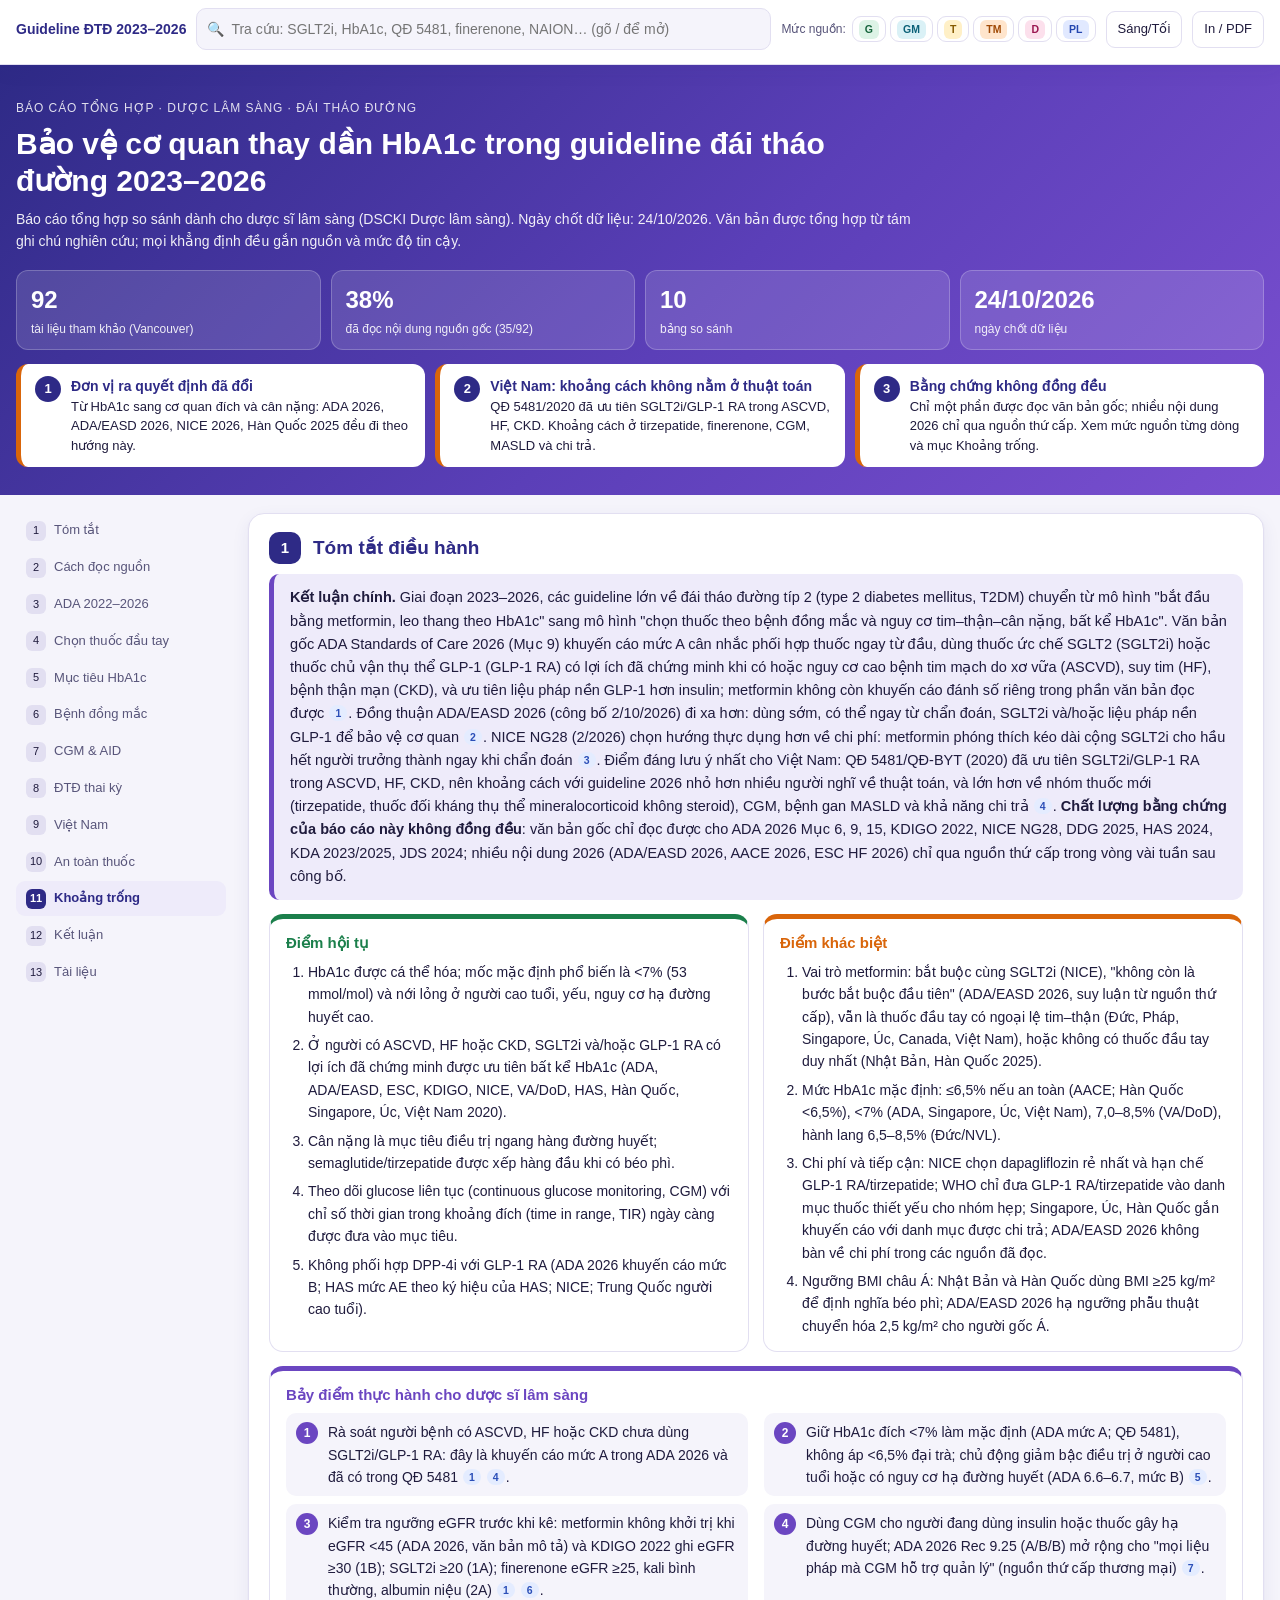
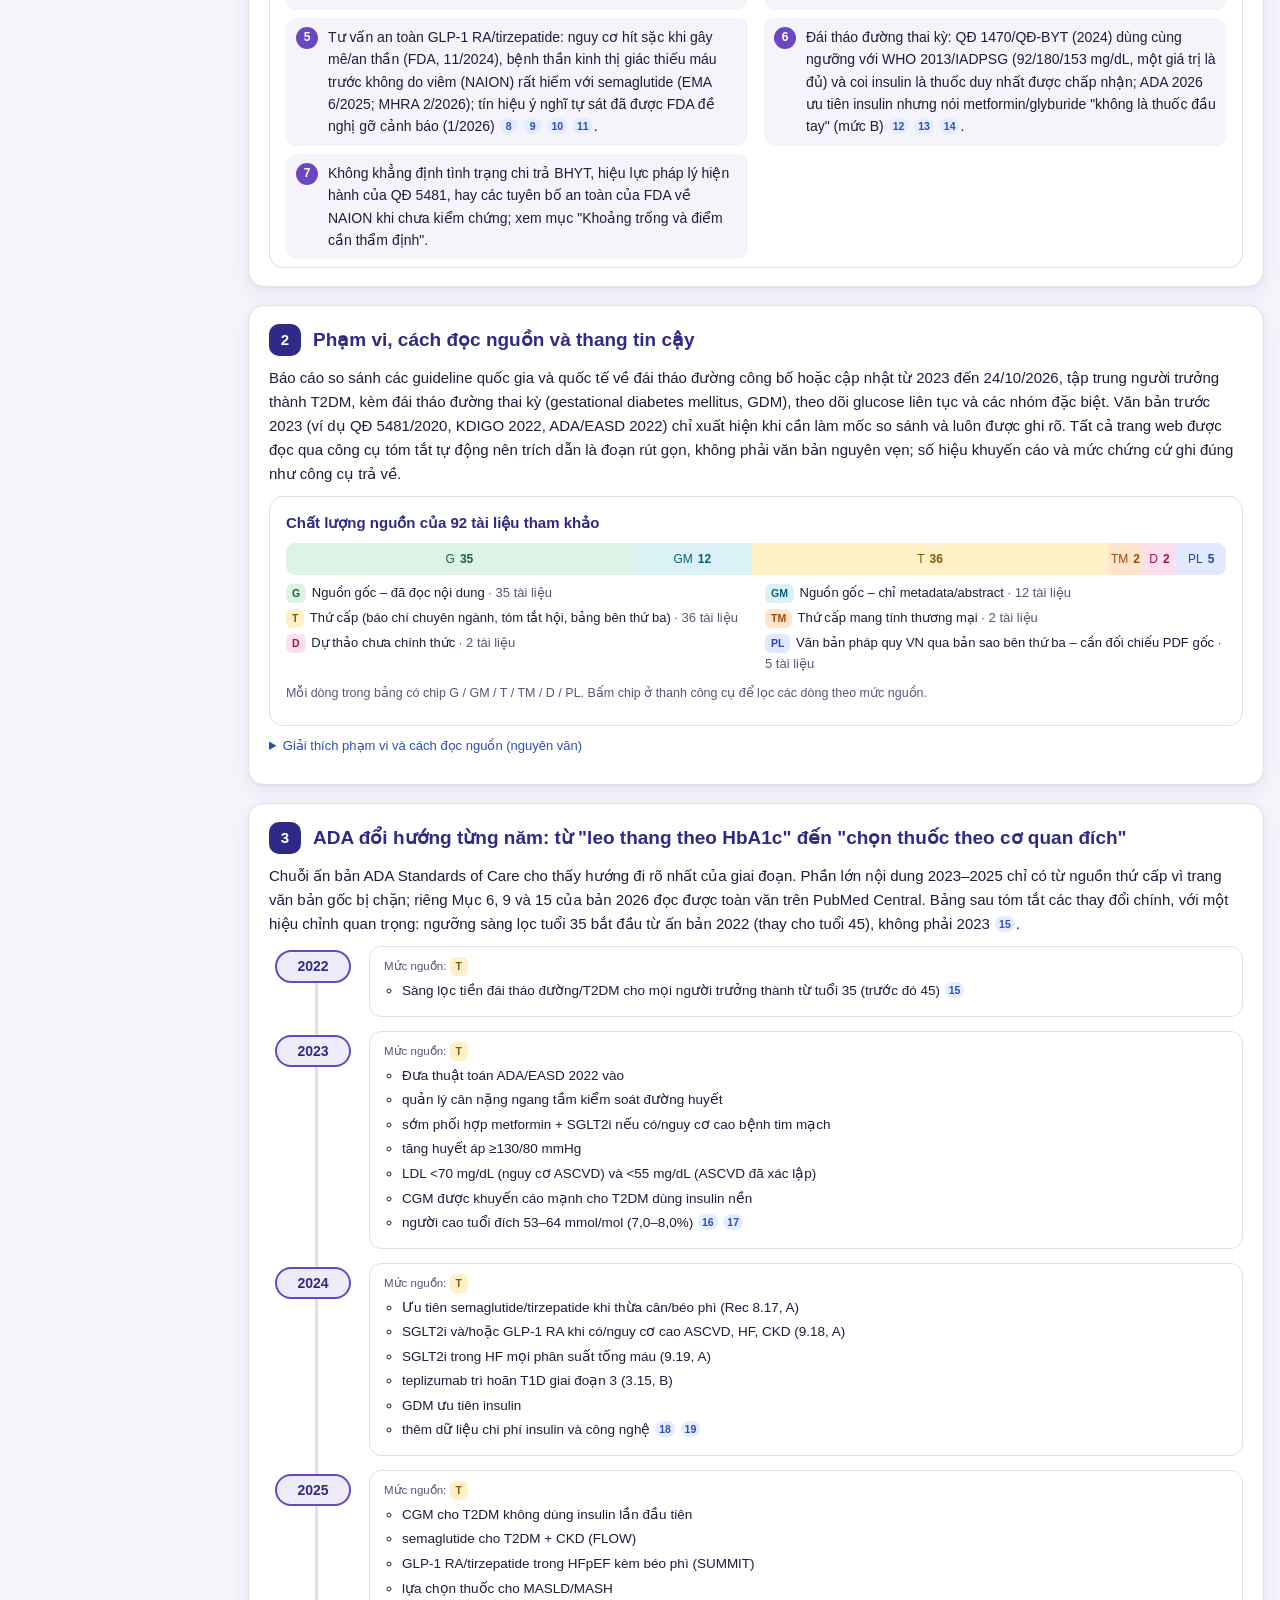
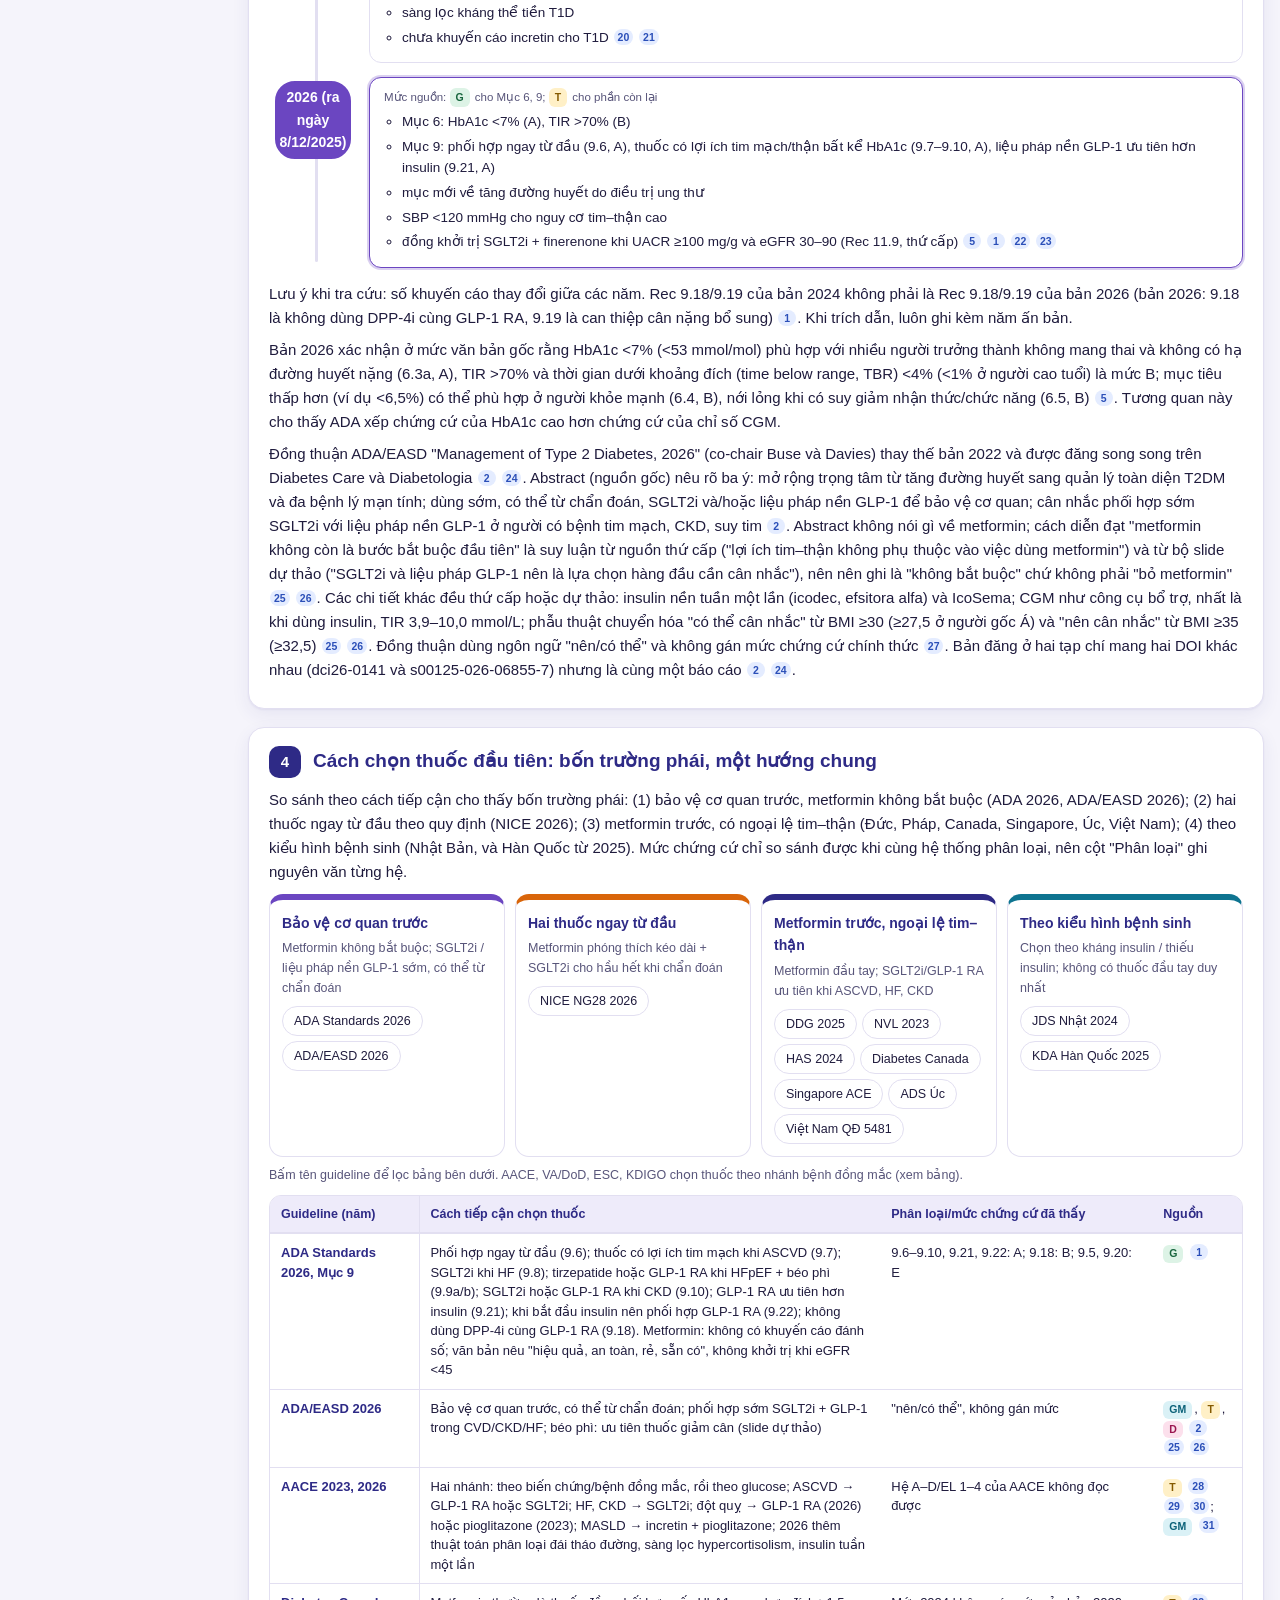
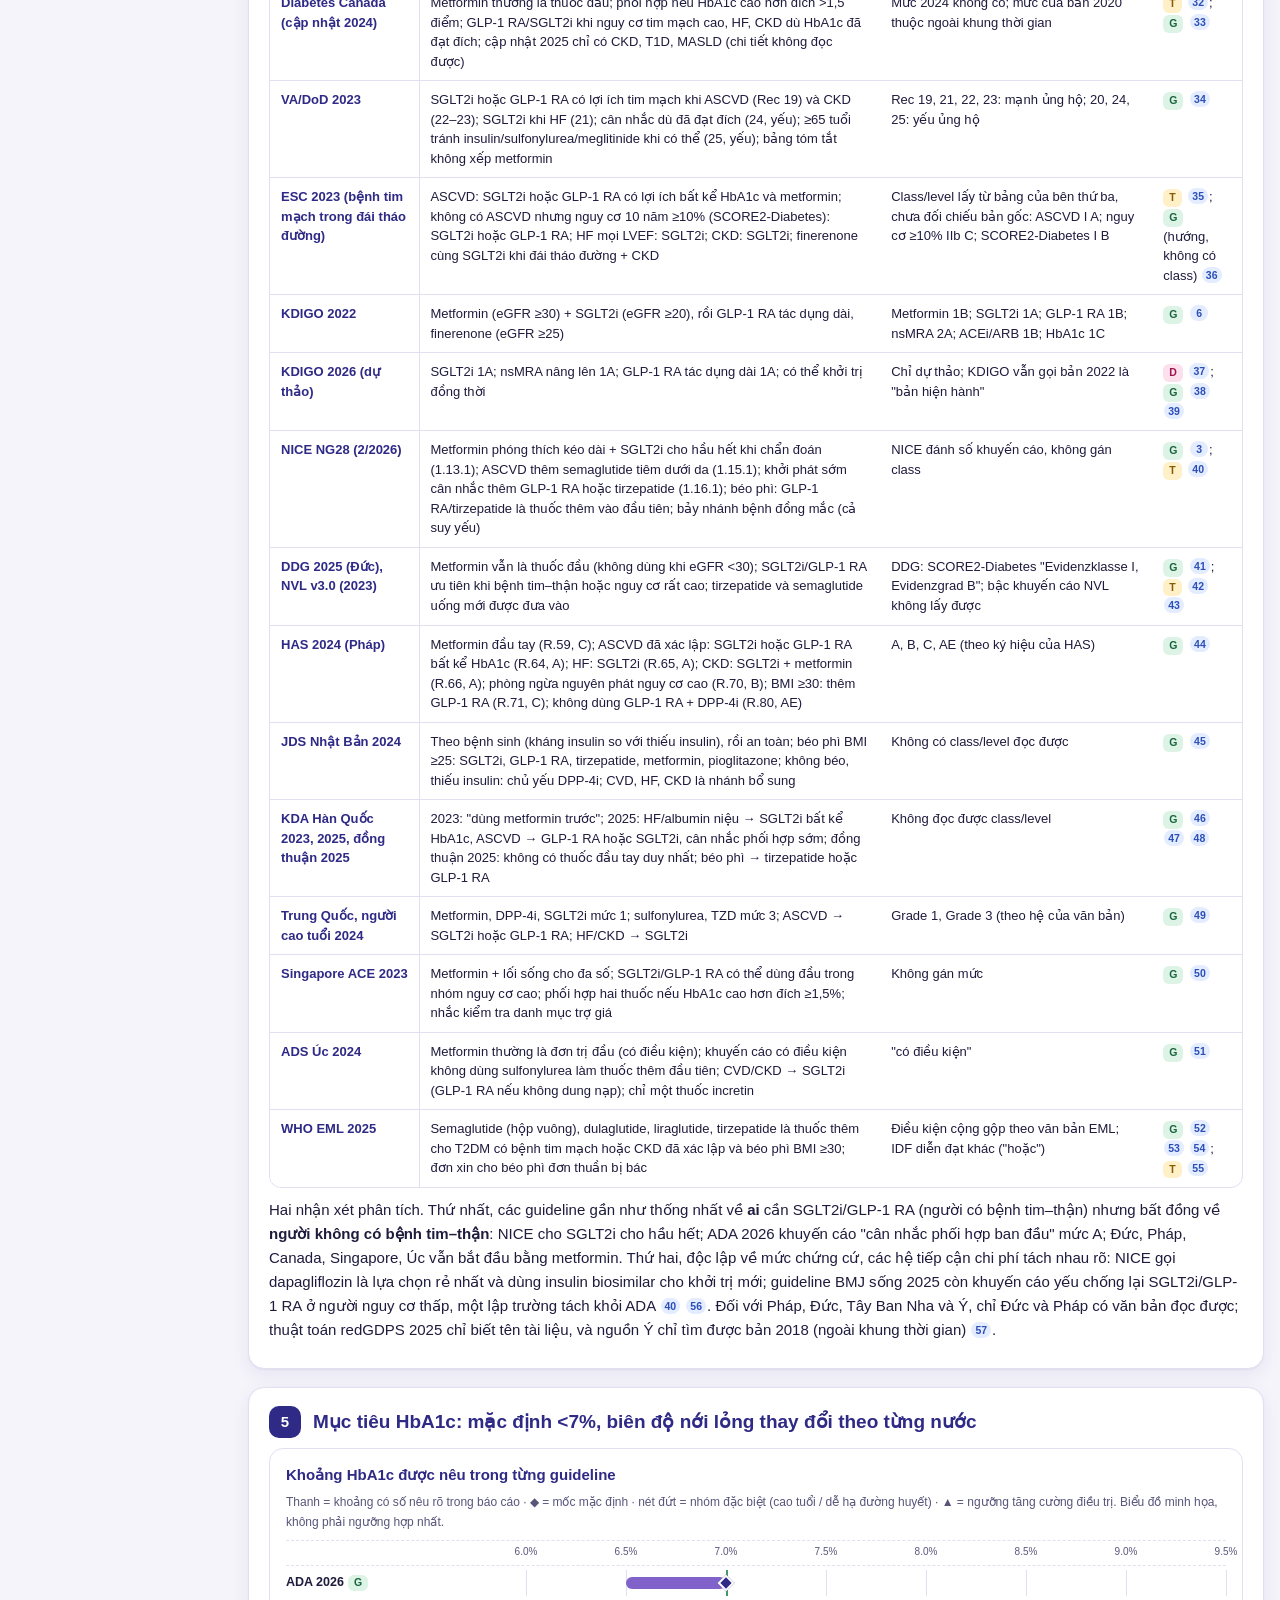
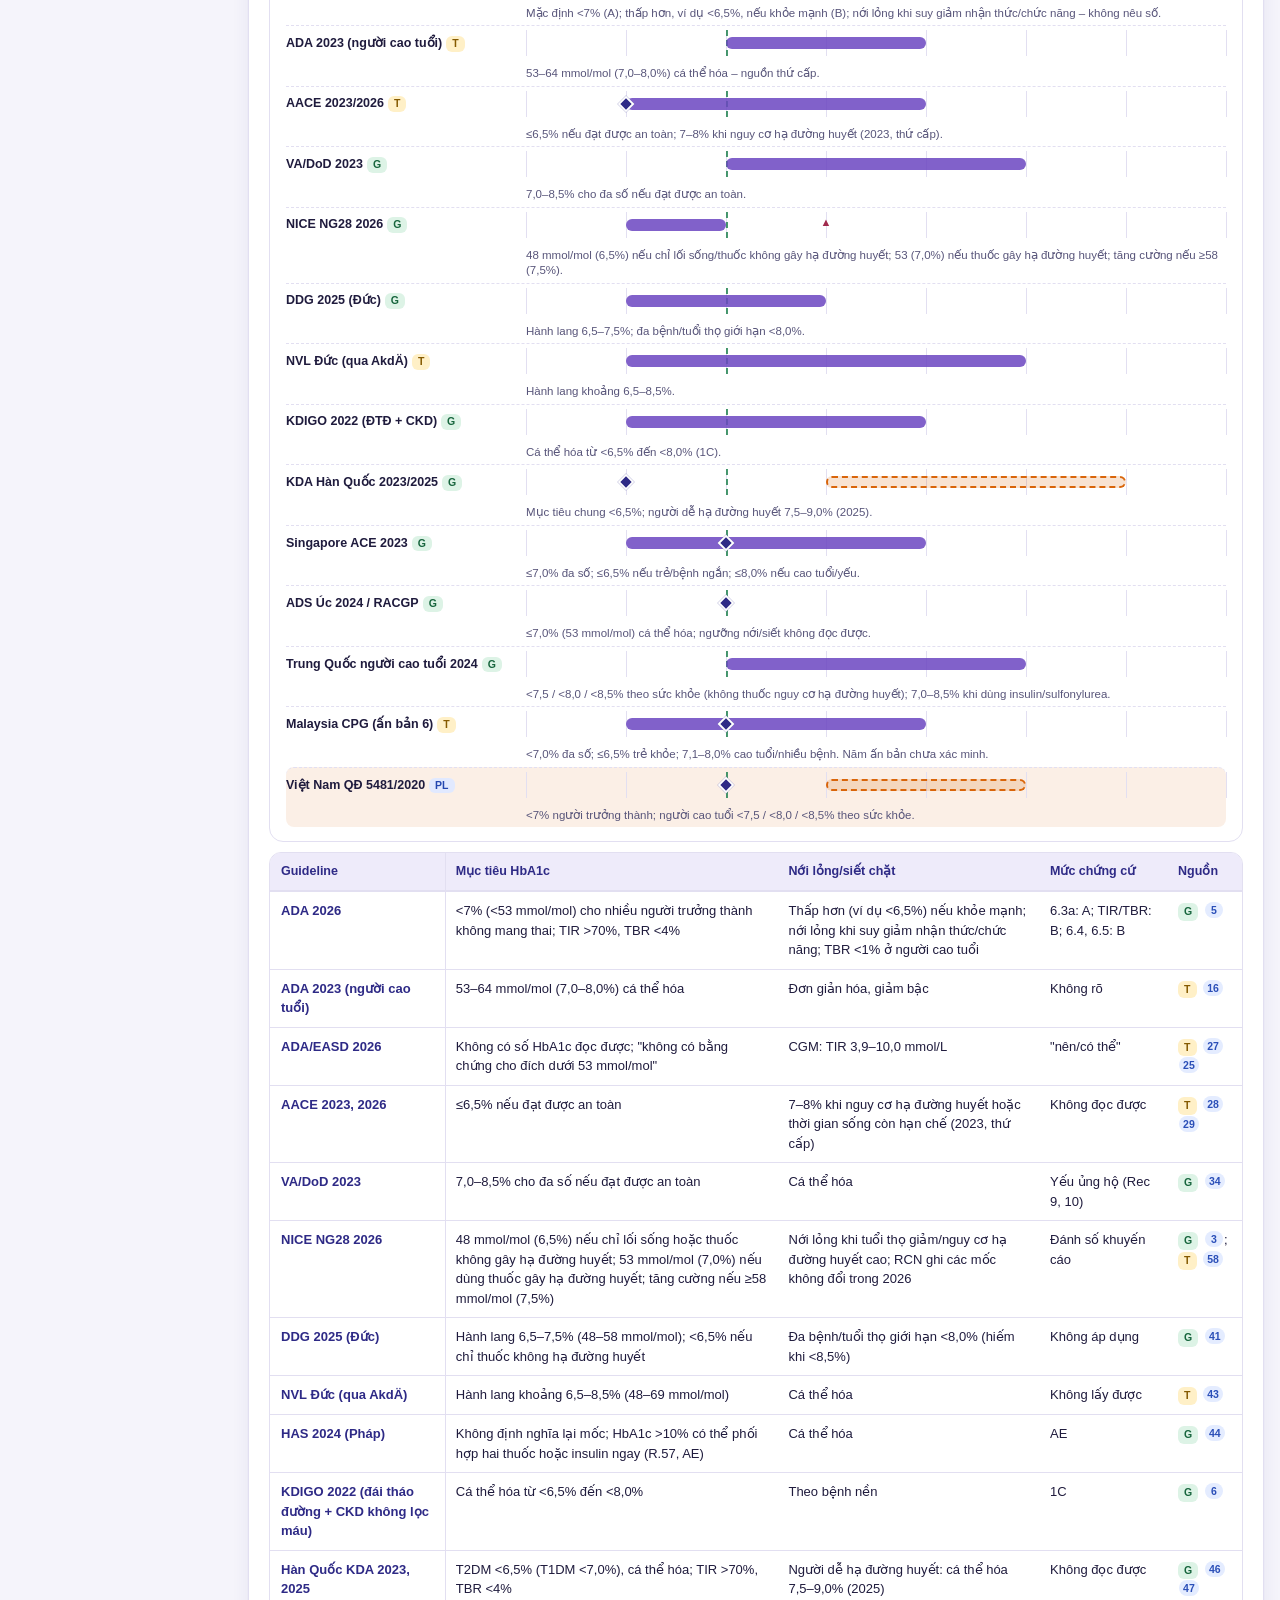
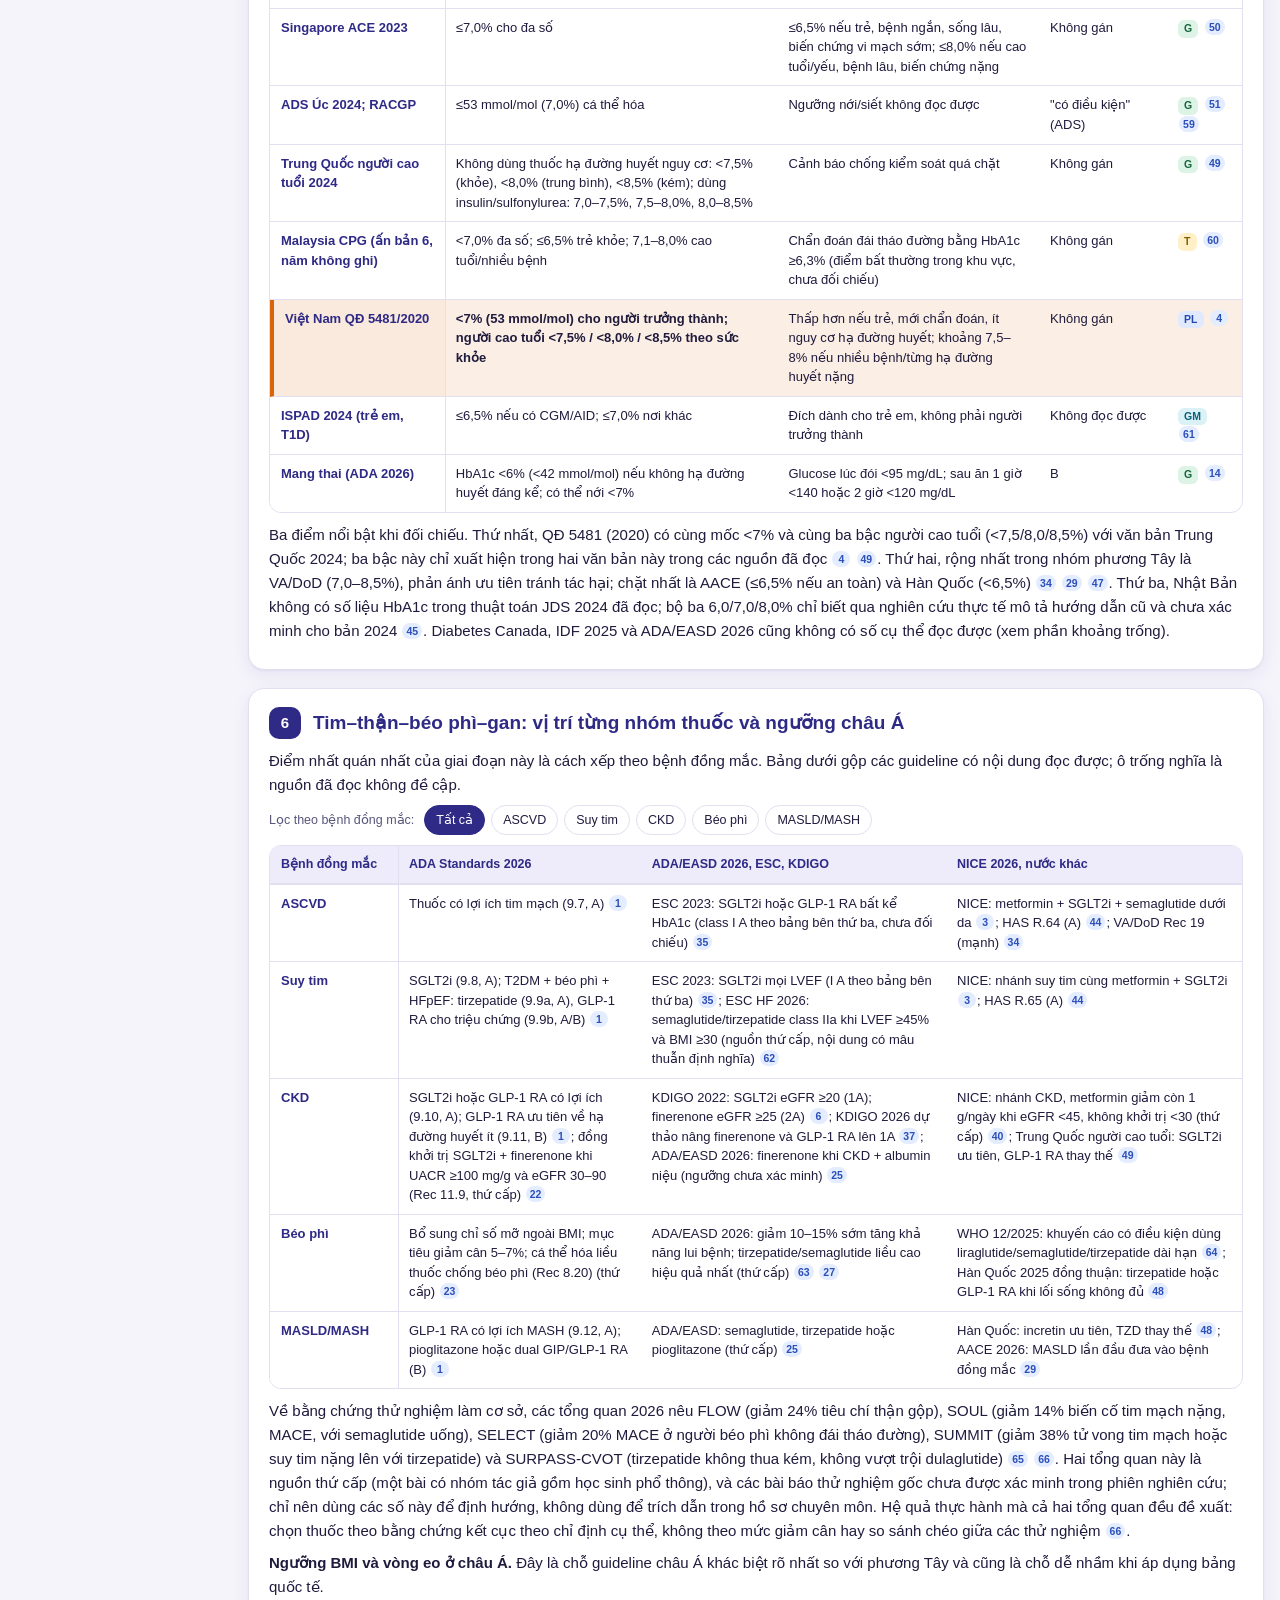
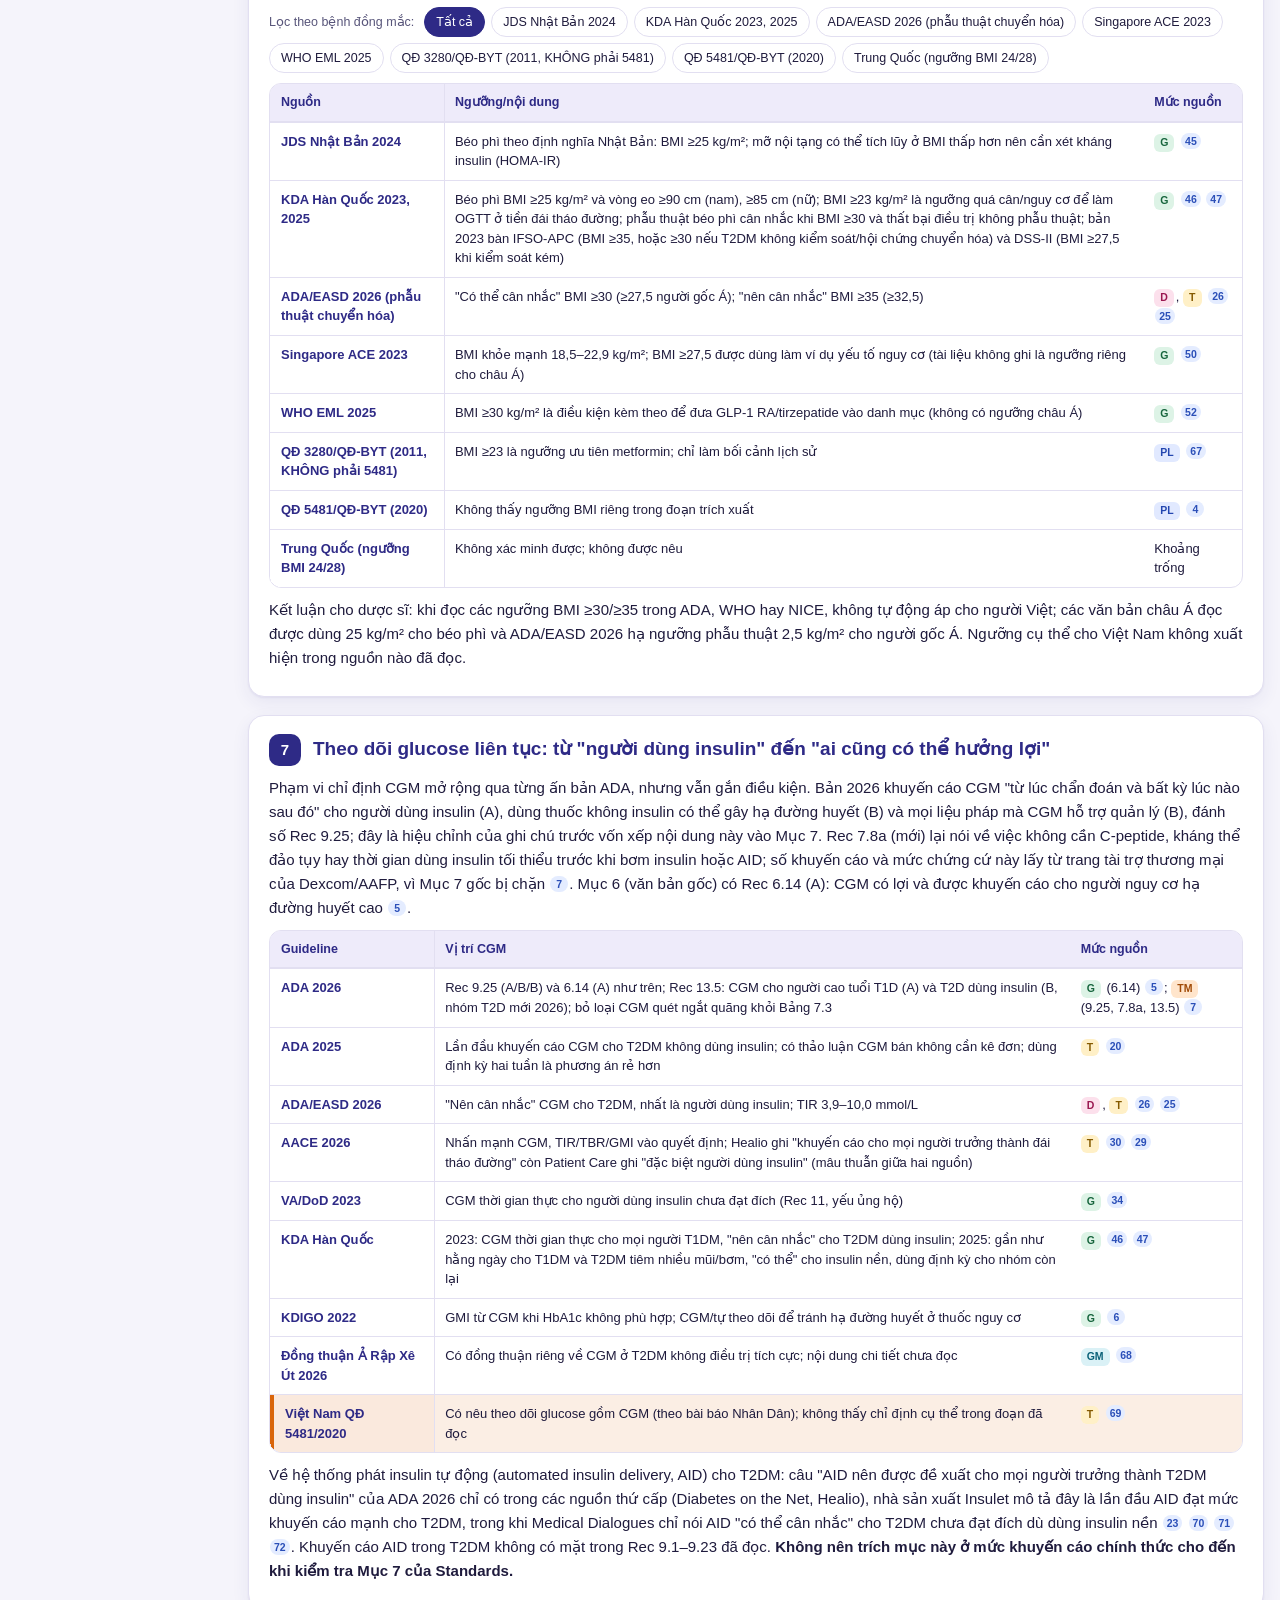
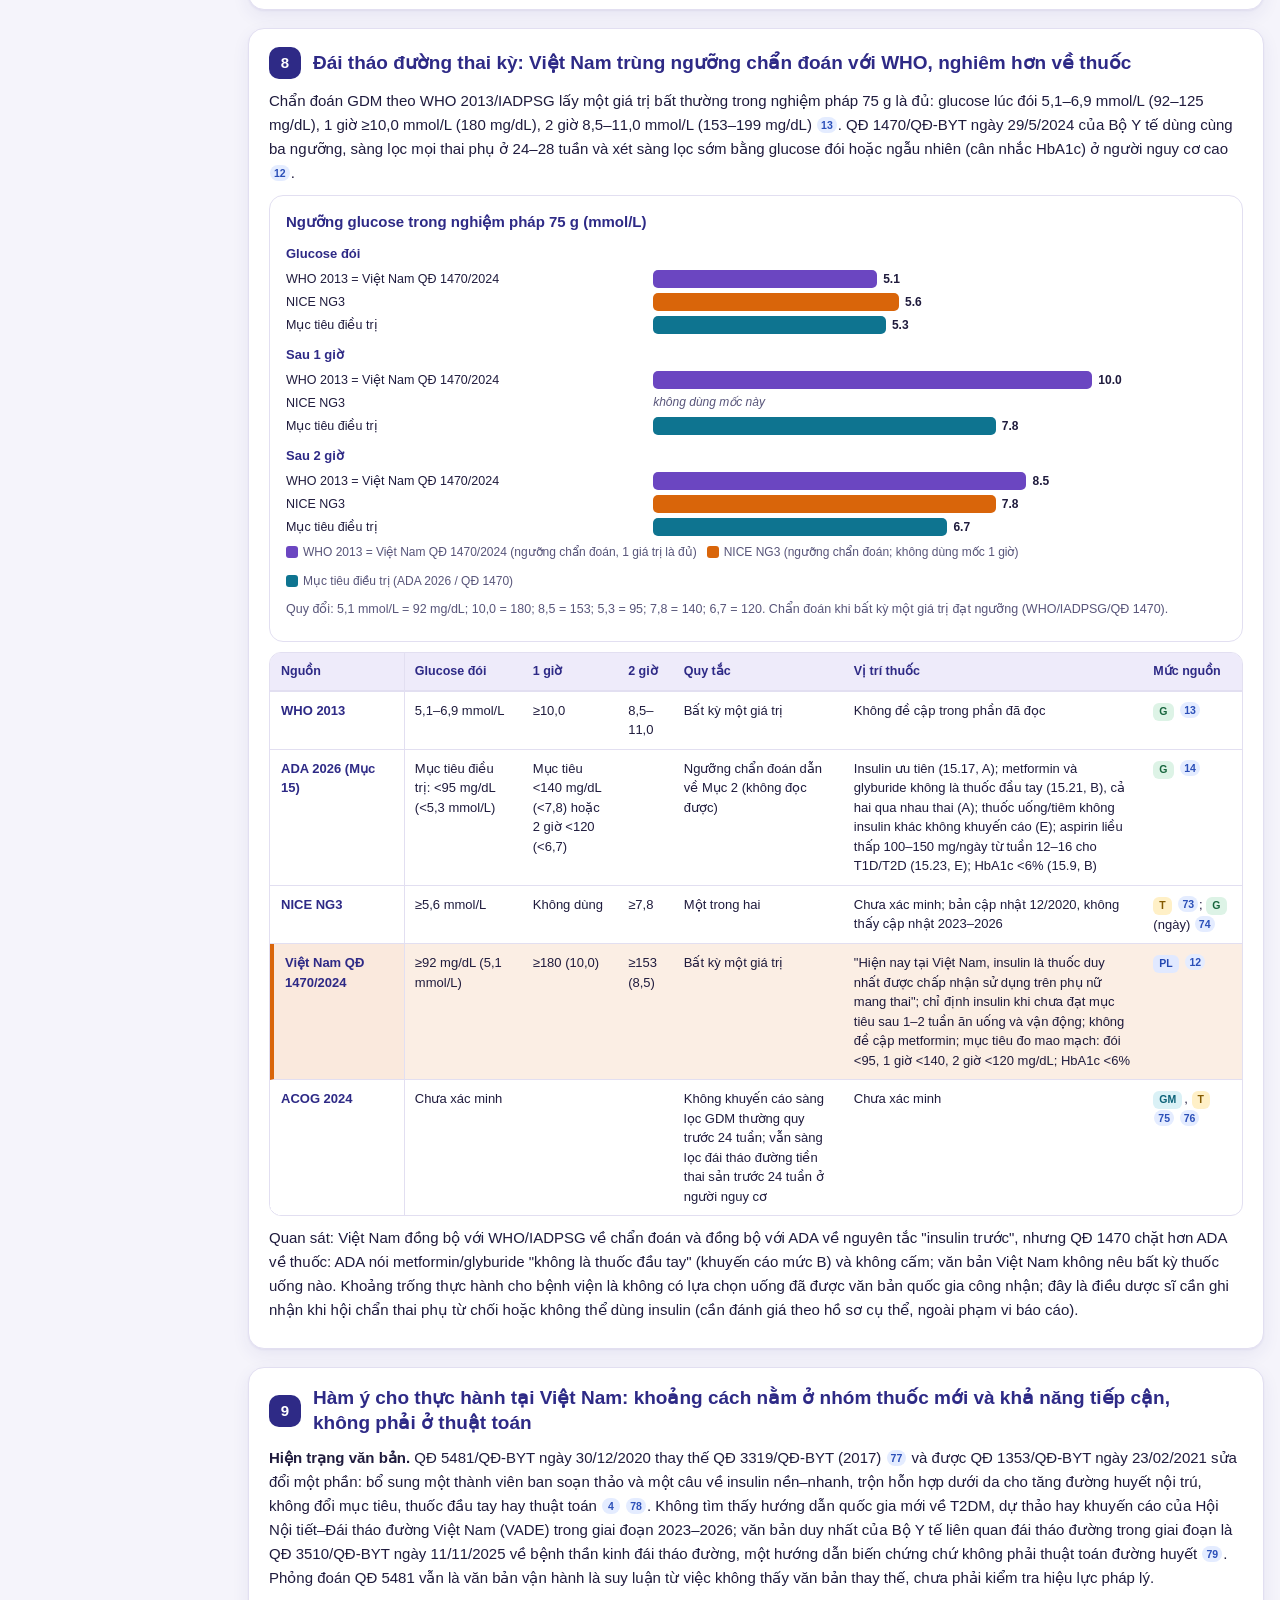
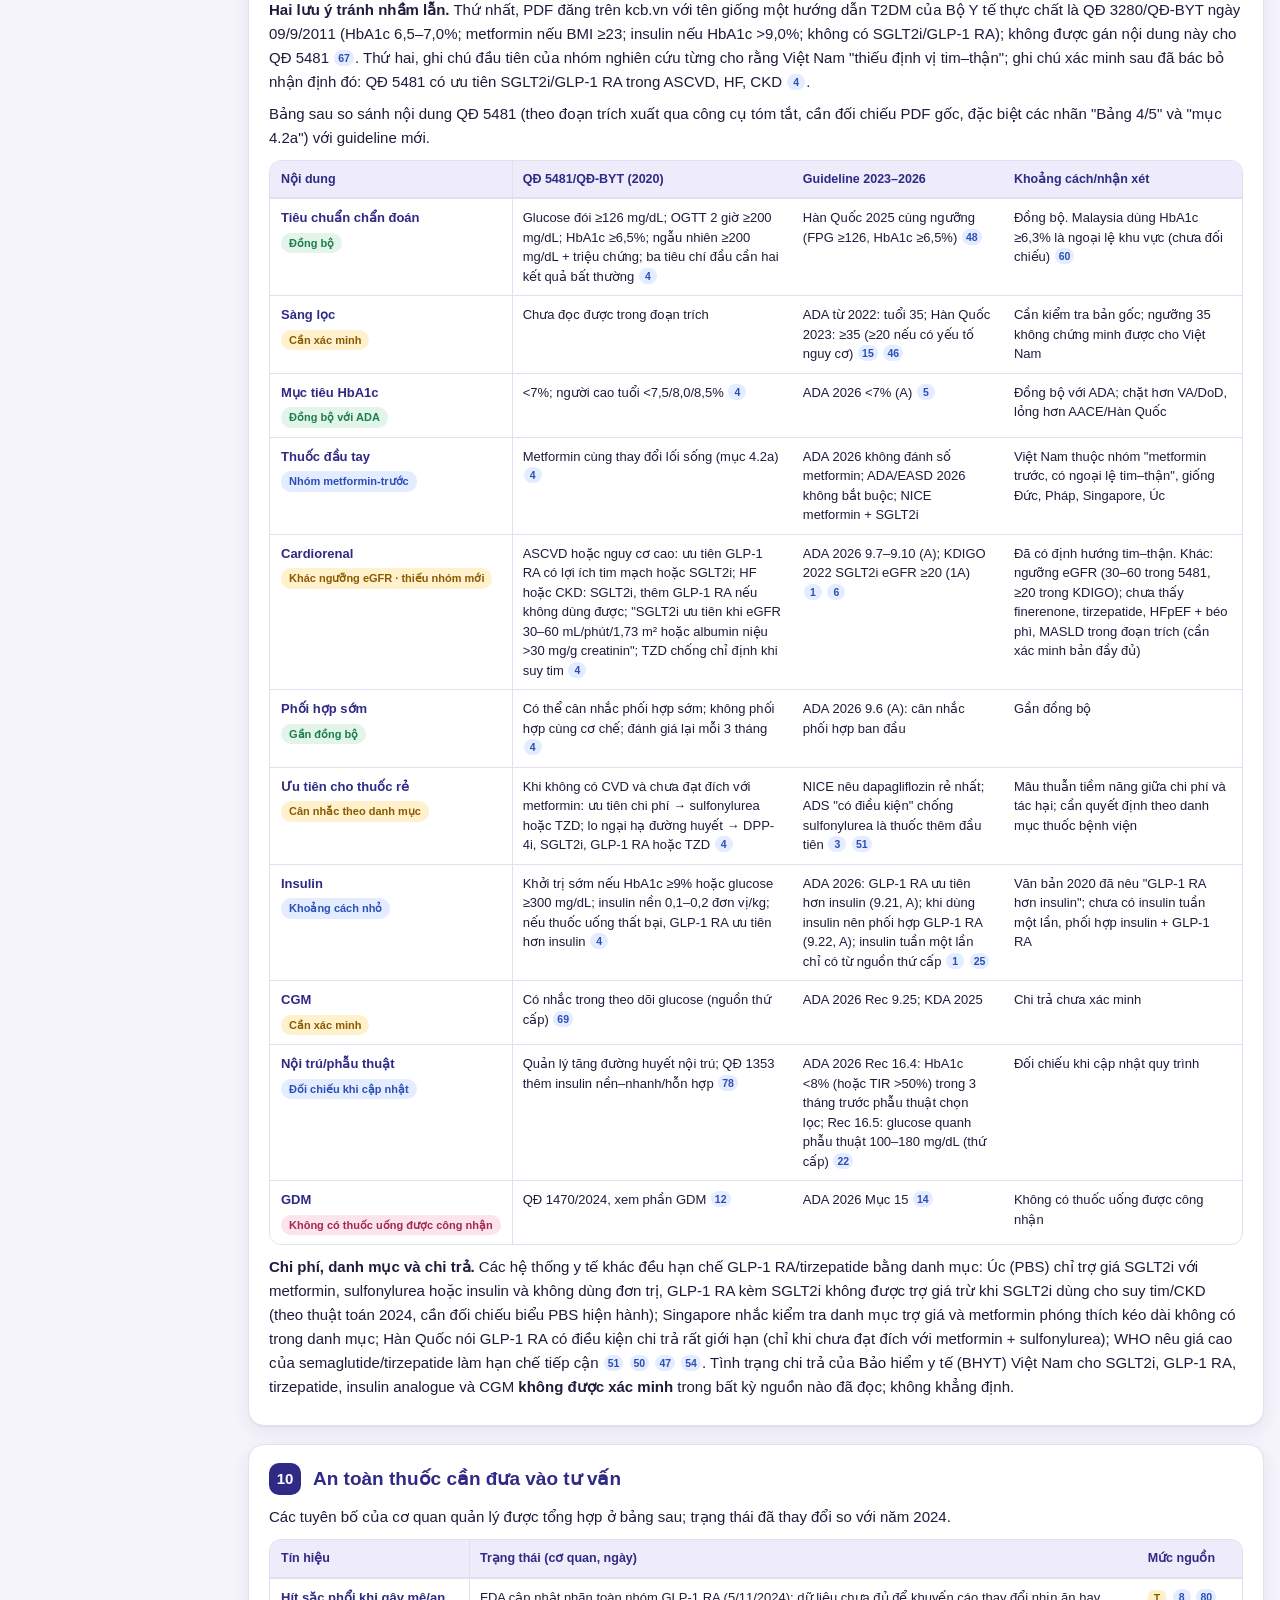
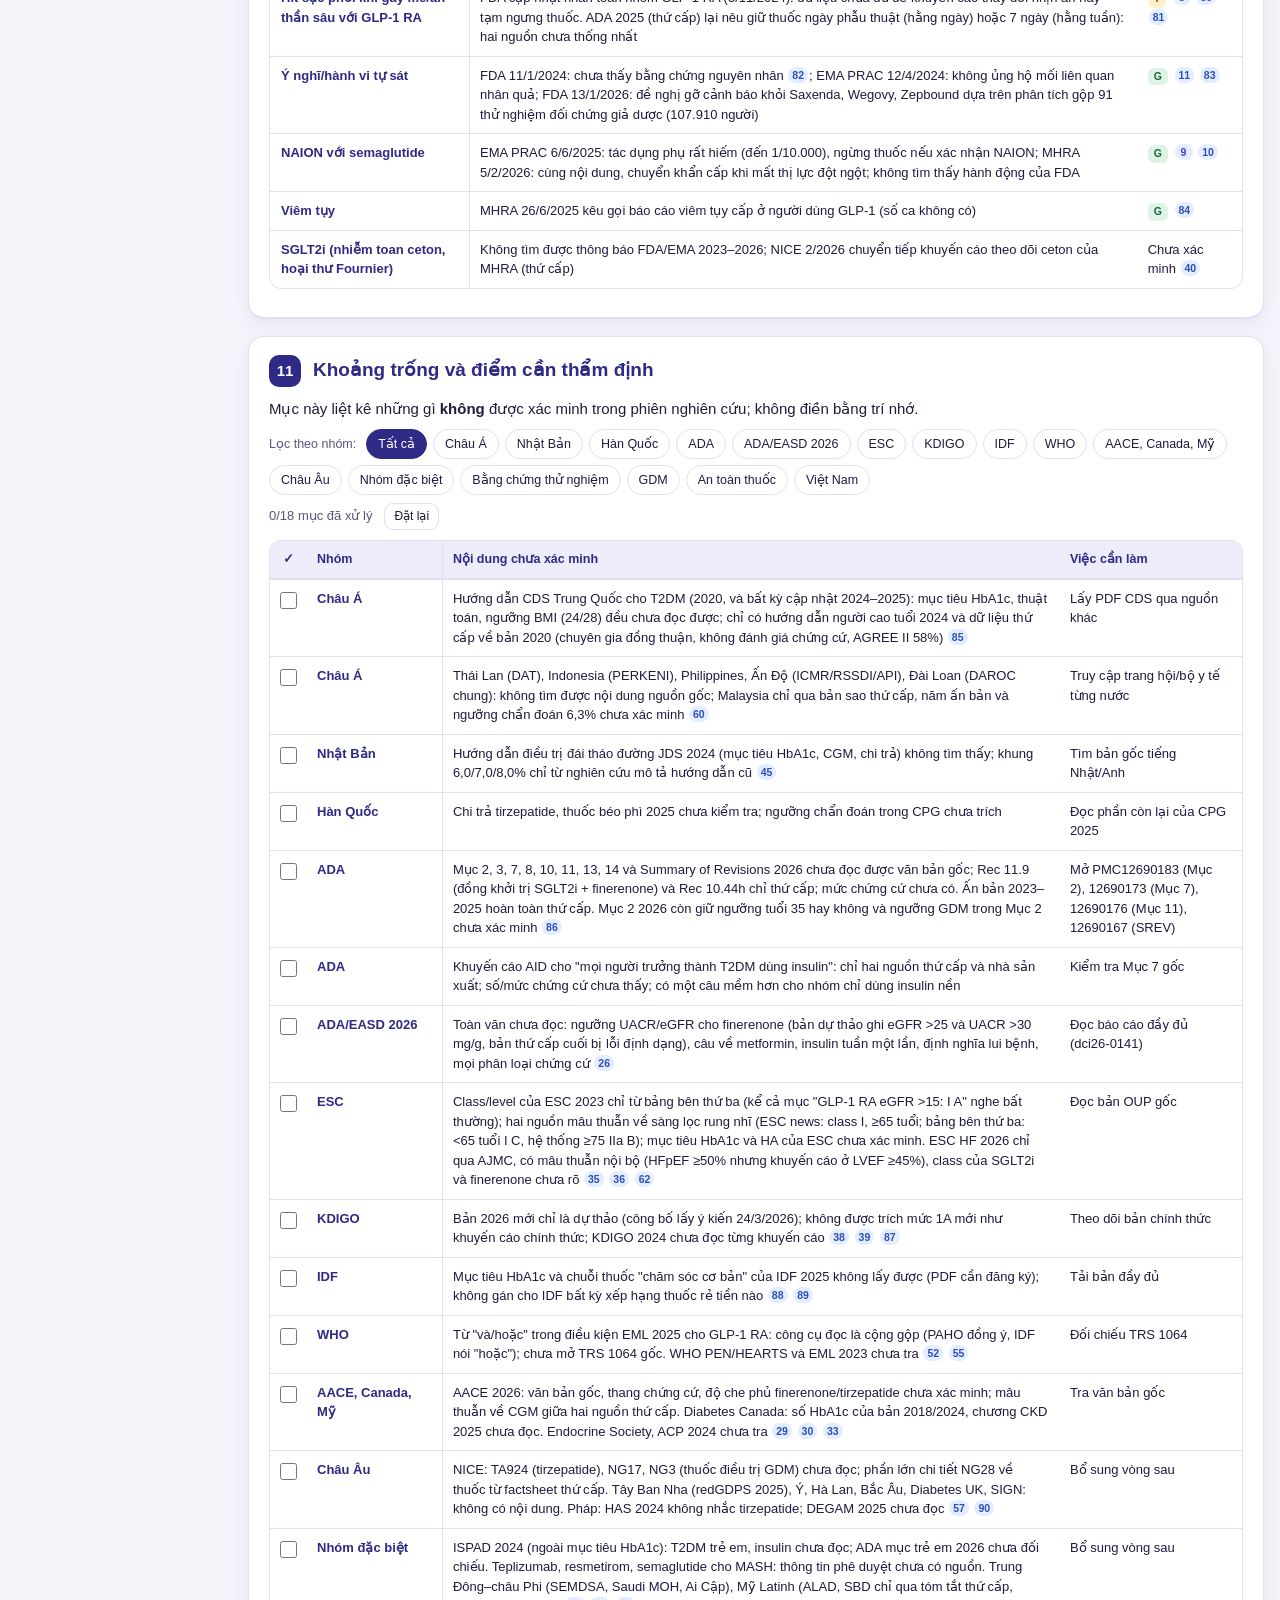
<file: Guideline đái tháo đường 2023 2026.html>
<!DOCTYPE html>
<html lang="vi">
<head>
<meta charset="utf-8">
<meta name="viewport" content="width=device-width, initial-scale=1">
<title>Bảo vệ cơ quan thay dần HbA1c trong guideline đái tháo đường 2023–2026</title>
<style>
:root{
  --bg:#F5F4FB; --card:#FFFFFF; --ink:#1F1B3D; --muted:#58557A; --indigo:#2E2A86; --purple:#6B46C1; --orange:#D9650A;
  --line:#E2DFF1; --soft:#EEEBFA; --hl:#FFF0A8; --shadow:0 1px 2px rgba(46,42,134,.06),0 6px 18px rgba(46,42,134,.07);
  --ok:#1B7F4B; --okbg:#E3F5EA; --warn:#8A5A00; --warnbg:#FFF1CC; --bad:#A12A4D; --badbg:#FCE4EC; --info:#2B4FB8; --infobg:#E4ECFF;
  --t-G:#17653D; --t-Gb:#DDF3E6; --t-GM:#0B6178; --t-GMb:#DAF1F6; --t-T:#855A00; --t-Tb:#FFF0C7; --t-TM:#A04A06; --t-TMb:#FFE5CC;
  --t-D:#9A1650; --t-Db:#FCE0EC; --t-PL:#2447B0; --t-PLb:#E1E9FF;
  --c1:#6B46C1; --c2:#D9650A; --c3:#2E2A86; --c4:#0E7490;
}
@media (prefers-color-scheme: dark){
  :root:not([data-theme="light"]){
    --bg:#12102B; --card:#1B1940; --ink:#ECEAFB; --muted:#ADAACF; --indigo:#BDB9FF; --purple:#B79CFF; --orange:#FFAA55;
    --line:#35326B; --soft:#262352; --hl:#6A5B00; --shadow:0 1px 2px rgba(0,0,0,.4),0 6px 18px rgba(0,0,0,.35);
    --ok:#6FE0A4; --okbg:#143826; --warn:#FFD479; --warnbg:#3A2D08; --bad:#FF9DBD; --badbg:#41172B; --info:#9DB8FF; --infobg:#1A2750;
    --t-G:#7BE6AC; --t-Gb:#143826; --t-GM:#78D8EE; --t-GMb:#10343F; --t-T:#FFD479; --t-Tb:#3A2D08; --t-TM:#FFB27A; --t-TMb:#3F2509;
    --t-D:#FF9DC4; --t-Db:#41172B; --t-PL:#A9BEFF; --t-PLb:#1B2851;
    --c1:#B79CFF; --c2:#FFAA55; --c3:#9D98FF; --c4:#5FD0EA;
  }
}
:root[data-theme="dark"]{
  --bg:#12102B; --card:#1B1940; --ink:#ECEAFB; --muted:#ADAACF; --indigo:#BDB9FF; --purple:#B79CFF; --orange:#FFAA55;
  --line:#35326B; --soft:#262352; --hl:#6A5B00; --shadow:0 1px 2px rgba(0,0,0,.4),0 6px 18px rgba(0,0,0,.35);
  --ok:#6FE0A4; --okbg:#143826; --warn:#FFD479; --warnbg:#3A2D08; --bad:#FF9DBD; --badbg:#41172B; --info:#9DB8FF; --infobg:#1A2750;
  --t-G:#7BE6AC; --t-Gb:#143826; --t-GM:#78D8EE; --t-GMb:#10343F; --t-T:#FFD479; --t-Tb:#3A2D08; --t-TM:#FFB27A; --t-TMb:#3F2509;
  --t-D:#FF9DC4; --t-Db:#41172B; --t-PL:#A9BEFF; --t-PLb:#1B2851;
  --c1:#B79CFF; --c2:#FFAA55; --c3:#9D98FF; --c4:#5FD0EA;
}
*{box-sizing:border-box}
html{scroll-behavior:smooth;scroll-padding-top:76px}
body{margin:0;background:var(--bg);color:var(--ink);font-family:Arial,Helvetica,sans-serif;font-size:15px;line-height:1.6;-webkit-text-size-adjust:100%}
a{color:var(--info)}
.is-hidden{display:none!important}

/* topbar */
.topbar{position:sticky;top:0;z-index:50;background:var(--card);border-bottom:1px solid var(--line);box-shadow:var(--shadow)}
.tb-in{max-width:1320px;margin:0 auto;padding:8px 16px;display:flex;gap:10px;align-items:center;flex-wrap:wrap}
.brand{font-weight:700;color:var(--indigo);font-size:14px;white-space:nowrap}
.search{flex:1 1 260px;position:relative;min-width:200px}
.search input{width:100%;padding:9px 34px 9px 34px;border:1px solid var(--line);border-radius:10px;background:var(--bg);color:var(--ink);font:inherit;font-size:14px}
.search input:focus{outline:2px solid var(--purple);outline-offset:1px}
.search .ico{position:absolute;left:11px;top:50%;transform:translateY(-50%);color:var(--muted);font-size:14px;pointer-events:none}
.search .clr{position:absolute;right:6px;top:50%;transform:translateY(-50%);border:0;background:none;color:var(--muted);font-size:18px;cursor:pointer;padding:2px 8px}
.tfilter{display:flex;gap:4px;align-items:center}
.tfilter .lbl{font-size:12px;color:var(--muted);margin-right:2px}
.btn{border:1px solid var(--line);background:var(--card);color:var(--ink);border-radius:9px;padding:7px 11px;font:inherit;font-size:13px;cursor:pointer}
.btn:hover{background:var(--soft)}
.btn.small{padding:3px 9px;font-size:12px}
.status{font-size:12px;color:var(--muted);width:100%;max-width:1320px;margin:0 auto;padding:0 16px 6px}

/* hero */
.hero{background:linear-gradient(135deg,#2E2A86 0%,#5B3FB8 55%,#7A4FD0 100%);color:#fff}
.hero-in{max-width:1320px;margin:0 auto;padding:34px 16px 28px}
.eyebrow{font-size:12px;letter-spacing:.08em;text-transform:uppercase;opacity:.85}
.hero h1{margin:6px 0 8px;font-size:30px;line-height:1.25;max-width:900px}
.subtitle{max-width:900px;margin:0 0 18px;opacity:.92;font-size:14px}
.kpis{display:grid;grid-template-columns:repeat(4,1fr);gap:10px;margin-bottom:14px}
.kpi{background:rgba(255,255,255,.13);border:1px solid rgba(255,255,255,.22);border-radius:12px;padding:10px 14px}
.kv{font-size:24px;font-weight:700}
.kl{font-size:12px;opacity:.9}
.msgs{display:grid;grid-template-columns:repeat(3,1fr);gap:10px}
.msg{display:flex;gap:10px;background:#fff;color:#1F1B3D;border-radius:12px;padding:12px 14px;text-decoration:none;font-size:13px;line-height:1.5;border-left:5px solid #D9650A}
.msg:hover{transform:translateY(-1px);box-shadow:0 8px 20px rgba(0,0,0,.25)}
.msg b{color:#2E2A86;font-size:14px}
.mn{flex:none;width:26px;height:26px;border-radius:50%;background:#2E2A86;color:#fff;font-weight:700;display:grid;place-items:center;font-size:13px}

/* layout */
.layout{max-width:1320px;margin:0 auto;padding:18px 16px 60px;display:grid;grid-template-columns:210px minmax(0,1fr);gap:22px}
.side{position:sticky;top:96px;align-self:start;max-height:calc(100vh - 110px);overflow:auto}
.side nav{display:flex;flex-direction:column;gap:2px}
.side a{display:flex;align-items:center;gap:8px;padding:7px 10px;border-radius:9px;text-decoration:none;color:var(--muted);font-size:13px}
.side a:hover{background:var(--soft)}
.side a.act{background:var(--soft);color:var(--indigo);font-weight:700}
.side .nn{flex:none;width:20px;height:20px;border-radius:6px;background:var(--line);color:var(--ink);font-size:11px;display:grid;place-items:center}
.side a.act .nn{background:var(--indigo);color:var(--card)}
.side .nc{margin-left:auto;font-size:11px;background:var(--orange);color:#fff;border-radius:10px;padding:0 6px}
.side .nc:empty{display:none}

/* sections */
.sec{background:var(--card);border:1px solid var(--line);border-radius:16px;box-shadow:var(--shadow);margin-bottom:18px;padding:18px 20px}
.sec-h{display:flex;align-items:center;gap:12px;margin-bottom:10px}
.sec-n{flex:none;width:32px;height:32px;border-radius:10px;background:var(--indigo);color:var(--card);display:grid;place-items:center;font-weight:700}
.sec h2{margin:0;font-size:19px;line-height:1.3;color:var(--indigo)}
.sec-c{margin-left:auto;font-size:12px;color:var(--muted);white-space:nowrap}
.sec.dim .sec-b{display:none}
.sec.dim{opacity:.55}
h3.sub{font-size:15px;color:var(--purple);margin:16px 0 6px}
p{margin:8px 0}
p.sx,li.sx{max-width:980px}
.note{font-size:12.5px;color:var(--muted)}
details.more{margin:10px 0}
details.more summary{cursor:pointer;color:var(--info);font-size:13px}

/* exec */
.lead{background:var(--soft);border-left:5px solid var(--purple);border-radius:10px;padding:12px 16px;margin-bottom:14px;font-size:14.5px}
.xgrid{display:grid;grid-template-columns:1fr 1fr;gap:14px;margin-bottom:14px}
.xcard{border:1px solid var(--line);border-radius:14px;padding:12px 16px 8px;background:var(--card)}
.xcard h3{margin:0 0 6px;font-size:15px}
.xcard ol{margin:0;padding-left:22px}
.xcard li{margin:6px 0;font-size:14px}
.x-good{border-top:5px solid var(--ok)} .x-good h3{color:var(--ok)}
.x-diff{border-top:5px solid var(--orange)} .x-diff h3{color:var(--orange)}
.x-act{border-top:5px solid var(--purple)} .x-act h3{color:var(--purple)}
.x-act ol{list-style:none;padding:0;counter-reset:a;display:grid;grid-template-columns:1fr 1fr;gap:8px 16px}
.x-act li{counter-increment:a;position:relative;padding:8px 10px 8px 42px;background:var(--bg);border-radius:10px;margin:0}
.x-act li::before{content:counter(a);position:absolute;left:10px;top:9px;width:22px;height:22px;border-radius:50%;background:var(--purple);color:var(--card);display:grid;place-items:center;font-size:12px;font-weight:700}

/* cites and tiers */
a.cite{display:inline-block;min-width:18px;text-align:center;font-size:10.5px;line-height:16px;padding:0 4px;margin:0 1px;border-radius:8px;background:var(--infobg);color:var(--info);text-decoration:none;font-weight:700;vertical-align:1px}
a.cite:hover{background:var(--info);color:var(--card)}
.tier{display:inline-block;font-size:10.5px;font-weight:700;padding:1px 6px;border-radius:6px;margin-right:2px}
.t-G{background:var(--t-Gb);color:var(--t-G)} .t-GM{background:var(--t-GMb);color:var(--t-GM)} .t-T{background:var(--t-Tb);color:var(--t-T)}
.t-TM{background:var(--t-TMb);color:var(--t-TM)} .t-D{background:var(--t-Db);color:var(--t-D)} .t-PL{background:var(--t-PLb);color:var(--t-PL)}
.pill{display:block;width:max-content;max-width:100%;margin-top:5px;font-size:11px;font-weight:700;padding:2px 8px;border-radius:10px}
.p-ok{background:var(--okbg);color:var(--ok)} .p-warn{background:var(--warnbg);color:var(--warn)} .p-bad{background:var(--badbg);color:var(--bad)} .p-info{background:var(--infobg);color:var(--info)}

/* chips */
.chip{border:1px solid var(--line);background:var(--card);color:var(--ink);border-radius:16px;padding:4px 11px;font:inherit;font-size:12.5px;cursor:pointer}
.chip:hover{background:var(--soft)}
.chip.on,.chip[aria-pressed="true"]{background:var(--indigo);color:var(--card);border-color:var(--indigo)}
.tchip{padding:2px 6px;border-radius:9px}
.tchip .tier{margin:0}
.tchip[aria-pressed="true"]{background:var(--soft);border-color:var(--purple);box-shadow:0 0 0 2px var(--purple) inset}
.gf{display:flex;flex-wrap:wrap;gap:6px;align-items:center;margin:8px 0}
.gf-l{font-size:12.5px;color:var(--muted);margin-right:4px}
.ckbar{display:flex;gap:12px;align-items:center;font-size:13px;margin:4px 0 8px;color:var(--muted)}

/* tables */
.tw{overflow-x:auto;border:1px solid var(--line);border-radius:12px;margin:10px 0}
table.dt{border-collapse:separate;border-spacing:0;width:100%;min-width:860px;font-size:13px;line-height:1.5}
.dt th{position:sticky;top:0;background:var(--soft);color:var(--indigo);text-align:left;padding:9px 11px;border-bottom:2px solid var(--line);font-size:12.5px;white-space:nowrap}
.dt td{padding:9px 11px;border-bottom:1px solid var(--line);vertical-align:top}
.dt tr:last-child td{border-bottom:0}
.dt tbody tr:hover td{background:color-mix(in srgb,var(--soft) 55%,transparent)}
.dt .k{font-weight:700;color:var(--indigo);min-width:128px}
.dt td.k,.dt th.k{position:sticky;left:0;background:var(--card);z-index:1;box-shadow:1px 0 0 var(--line)}
.dt th.k{background:var(--soft);z-index:2}
.dt tr.vn td{background:color-mix(in srgb,var(--orange) 11%,var(--card))}
.dt tr.vn td.k{background:color-mix(in srgb,var(--orange) 14%,var(--card));border-left:4px solid var(--orange)}
.dt td.ck,.dt th.ck{width:36px;text-align:center;padding:9px 4px}
.dt tr.done td{opacity:.5;text-decoration:line-through}
.dt tr.done td.ck{opacity:1;text-decoration:none}
input[type=checkbox]{width:17px;height:17px;accent-color:var(--purple);cursor:pointer}
mark.hl{background:var(--hl);color:inherit;border-radius:3px;padding:0 1px}

/* timeline */
ol.tl{list-style:none;margin:10px 0 0;padding:0 0 0 6px;position:relative}
ol.tl::before{content:"";position:absolute;left:46px;top:6px;bottom:6px;width:3px;background:var(--line);border-radius:3px}
.tl-item{display:grid;grid-template-columns:76px 1fr;gap:18px;margin-bottom:14px;position:relative;max-width:none}
.tl-year{align-self:start;text-align:center;font-weight:700;color:var(--indigo);background:var(--soft);border:2px solid var(--purple);border-radius:20px;padding:3px 0;font-size:14px;z-index:1;margin-top:4px}
.tl-item.now .tl-year{background:var(--purple);color:#fff}
.tl-card{border:1px solid var(--line);border-radius:12px;padding:10px 14px;background:var(--card)}
.tl-item.now .tl-card{border-color:var(--purple);box-shadow:0 0 0 2px color-mix(in srgb,var(--purple) 25%,transparent)}
.tl-src{font-size:11.5px;color:var(--muted);margin-bottom:2px}
.tl-card ul{margin:4px 0;padding-left:18px}
.tl-card li{margin:3px 0;font-size:13.5px}

/* schools */
.schools{display:grid;grid-template-columns:repeat(4,1fr);gap:10px;margin:10px 0 4px}
.school{border:1px solid var(--line);border-radius:14px;padding:12px;background:var(--card);border-top:6px solid var(--c1)}
.school.c2{border-top-color:var(--c2)} .school.c3{border-top-color:var(--c3)} .school.c4{border-top-color:var(--c4)}
.school h4{margin:0 0 4px;font-size:14px;color:var(--indigo)}
.school p{font-size:12.5px;color:var(--muted);margin:0 0 8px}
.chips{display:flex;flex-wrap:wrap;gap:5px}

/* chart boxes */
.card{border:1px solid var(--line);border-radius:14px;background:var(--card);padding:14px 16px;margin:10px 0}
.wt{margin:0 0 6px;font-size:15px;color:var(--indigo)}
.axis-note{font-size:12px;color:var(--muted);margin-bottom:8px}
.hbrow{display:grid;grid-template-columns:230px 1fr;gap:10px;align-items:center;padding:4px 0;border-top:1px dashed var(--line)}
.hbrow.vn{background:color-mix(in srgb,var(--orange) 10%,transparent);border-radius:8px}
.hbl{font-size:12.5px;font-weight:700;color:var(--ink);line-height:1.3}
.hbl .tier{margin-left:4px}
.hbt{position:relative;height:26px}
.hbt .gl{position:absolute;top:0;bottom:0;width:1px;background:var(--line)}
.hbt .gt{position:absolute;top:-1px;font-size:10px;color:var(--muted);transform:translateX(-50%)}
.hbt .bar{position:absolute;top:7px;height:12px;border-radius:6px;background:var(--c1);opacity:.85}
.hbt .ext{position:absolute;top:7px;height:12px;border-radius:6px;border:2px dashed var(--c2);background:color-mix(in srgb,var(--c2) 18%,transparent)}
.hbt .mk{position:absolute;top:3px;width:12px;height:12px;background:var(--indigo);transform:translateX(-50%) rotate(45deg);top:7px;border:2px solid var(--card);z-index:2}
.hbt .mk2{position:absolute;top:2px;font-size:11px;color:var(--bad);transform:translateX(-50%);z-index:2}
.hbt .ref7{position:absolute;top:0;bottom:0;width:0;border-left:2px dashed color-mix(in srgb,var(--ok) 80%,transparent);z-index:0}
.hbaxis .hbt{height:16px}
.hbval{position:absolute;top:-1px;font-size:10.5px;color:var(--muted);white-space:nowrap}
.hbnote{grid-column:2;font-size:11.5px;color:var(--muted);line-height:1.35}
.gd-g{margin:10px 0 4px;font-weight:700;color:var(--indigo);font-size:13px}
.gd-r{display:grid;grid-template-columns:minmax(200px,38%) 1fr;gap:10px;align-items:center;margin:3px 0;font-size:12.5px}
.gd-bar{height:18px;border-radius:5px;position:relative;min-width:2px}
.gd-bar b{position:absolute;left:calc(100% + 6px);top:0;font-size:12px;white-space:nowrap}
.s1{background:var(--c1)} .s2{background:var(--c2)} .s3{background:var(--c4)}
.gd-na{font-size:12px;color:var(--muted);font-style:italic}
.gd-key{display:flex;flex-wrap:wrap;gap:10px;font-size:12px;margin-top:6px;color:var(--muted)}
.gd-key i{display:inline-block;width:12px;height:12px;border-radius:3px;margin-right:5px;vertical-align:-2px}

/* tier box */
.stack{display:flex;height:32px;border-radius:9px;overflow:hidden;margin:8px 0}
.seg{display:flex;align-items:center;justify-content:center;gap:5px;font-size:12px;min-width:34px}
.seg.t-G{background:var(--t-Gb);color:var(--t-G)}
.legend{list-style:none;margin:8px 0;padding:0;display:grid;grid-template-columns:1fr 1fr;gap:4px 18px;font-size:13px}
.cnt{color:var(--muted)}

/* refs */
ol.refs{list-style:none;padding:0;margin:8px 0}
.ref{display:grid;grid-template-columns:34px 1fr;gap:8px;padding:8px 0;border-bottom:1px solid var(--line);font-size:13px;word-break:break-word;max-width:none}
.rn{font-weight:700;color:var(--indigo);text-align:right}
.rl{color:var(--muted);font-size:11.5px}
.ref.flash{animation:fl 1.6s}
@keyframes fl{0%{background:var(--hl)}100%{background:transparent}}

.foot{max-width:1320px;margin:0 auto;padding:0 16px 40px;color:var(--muted);font-size:12.5px}
.totop{position:fixed;right:16px;bottom:16px;z-index:40}

/* responsive */
@media (max-width:1020px){
  .layout{grid-template-columns:minmax(0,1fr)}
  .side{position:static;max-height:none;overflow:visible;min-width:0}
  .side nav{flex-direction:row;overflow-x:auto;gap:6px;padding-bottom:4px}
  .side a{white-space:nowrap;border:1px solid var(--line);background:var(--card)}
  .kpis{grid-template-columns:repeat(2,1fr)} .msgs{grid-template-columns:1fr}
  .schools{grid-template-columns:1fr 1fr}
}
@media (max-width:820px){
  .brand,.tfilter .lbl,#print{display:none}
  .tb-in{gap:6px;padding:6px 12px}
  .tfilter{overflow-x:auto;flex:1 1 100%}
  .search{flex:1 1 60%}
  html{scroll-padding-top:120px}
  .xgrid,.x-act ol,.legend{grid-template-columns:1fr}
  .hero h1{font-size:23px}
  .hbrow{grid-template-columns:1fr}
  .hbnote{grid-column:1}
  .gd-r{grid-template-columns:1fr}
  .tw{border:0;overflow:visible}
  table.dt,.dt thead,.dt tbody,.dt tr,.dt td{display:block;min-width:0;width:100%}
  .dt thead{display:none}
  .dt tr{border:1px solid var(--line);border-radius:12px;margin:0 0 10px;background:var(--card);overflow:hidden}
  .dt td{border-bottom:1px solid var(--line);padding:8px 12px}
  .dt td.k{position:static;box-shadow:none;background:var(--soft);font-size:14px}
  .dt td::before{content:attr(data-label);display:block;font-size:11px;font-weight:700;color:var(--muted);text-transform:uppercase;letter-spacing:.04em;margin-bottom:1px}
  .dt td.k::before{display:none}
  .dt td.ck{display:flex;gap:8px;align-items:center;width:auto;text-align:left}
  .dt td.ck::before{margin:0}
  .tl-item{grid-template-columns:56px 1fr;gap:10px}
  ol.tl::before{left:34px}
  .schools{grid-template-columns:1fr}
  .sec{padding:14px}
}
@media print{
  .topbar,.side,.totop,.gf,.ckbar,.status{display:none!important}
  body{background:#fff;color:#000}
  .layout{display:block;padding:0}
  .sec{box-shadow:none;break-inside:auto}
  .hero{background:#2E2A86!important;-webkit-print-color-adjust:exact;print-color-adjust:exact}
  .tw{overflow:visible}
  table.dt{min-width:0}
  .sec.dim .sec-b{display:block}
}
</style>
</head>
<body>
<div class="topbar" role="banner">
  <div class="tb-in">
    <span class="brand">Guideline ĐTĐ 2023–2026</span>
    <div class="search">
      <span class="ico" aria-hidden="true">🔍</span>
      <input id="q" type="search" placeholder="Tra cứu: SGLT2i, HbA1c, QĐ 5481, finerenone, NAION… (gõ / để mở)" autocomplete="off" aria-label="Tìm kiếm trong báo cáo">
      <button type="button" class="clr is-hidden" id="qclr" aria-label="Xóa tìm kiếm">×</button>
    </div>
    <div class="tfilter" role="group" aria-label="Lọc theo mức nguồn"><span class="lbl">Mức nguồn:</span><button type="button" class="chip tchip" data-tier="G" title="Nguồn gốc – đã đọc nội dung" aria-pressed="false"><span class="tier t-G">G</span></button><button type="button" class="chip tchip" data-tier="GM" title="Nguồn gốc – chỉ metadata/abstract" aria-pressed="false"><span class="tier t-GM">GM</span></button><button type="button" class="chip tchip" data-tier="T" title="Thứ cấp (báo chí chuyên ngành, tóm tắt hội, bảng bên thứ ba)" aria-pressed="false"><span class="tier t-T">T</span></button><button type="button" class="chip tchip" data-tier="TM" title="Thứ cấp mang tính thương mại" aria-pressed="false"><span class="tier t-TM">TM</span></button><button type="button" class="chip tchip" data-tier="D" title="Dự thảo chưa chính thức" aria-pressed="false"><span class="tier t-D">D</span></button><button type="button" class="chip tchip" data-tier="PL" title="Văn bản pháp quy VN qua bản sao bên thứ ba – cần đối chiếu PDF gốc" aria-pressed="false"><span class="tier t-PL">PL</span></button></div>
    <button type="button" class="btn" id="theme" aria-label="Đổi giao diện sáng/tối">Sáng/Tối</button>
    <button type="button" class="btn" id="print">In / PDF</button>
  </div>
  <div class="status" id="status" aria-live="polite"></div>
</div>
<header class="hero"><div class="hero-in"><div class="eyebrow">Báo cáo tổng hợp · Dược lâm sàng · Đái tháo đường</div><h1>Bảo vệ cơ quan thay dần HbA1c trong guideline đái tháo đường 2023–2026</h1><p class="subtitle">Báo cáo tổng hợp so sánh dành cho dược sĩ lâm sàng (DSCKI Dược lâm sàng). Ngày chốt dữ liệu: 24/10/2026. Văn bản được tổng hợp từ tám ghi chú nghiên cứu; mọi khẳng định đều gắn nguồn và mức độ tin cậy.</p><div class="kpis"><div class="kpi"><div class="kv">92</div><div class="kl">tài liệu tham khảo (Vancouver)</div></div><div class="kpi"><div class="kv">38%</div><div class="kl">đã đọc nội dung nguồn gốc (35/92)</div></div><div class="kpi"><div class="kv">10</div><div class="kl">bảng so sánh</div></div><div class="kpi"><div class="kv">24/10/2026</div><div class="kl">ngày chốt dữ liệu</div></div></div><div class="msgs"><a class="msg" href="#ada"><span class="mn">1</span><span><b>Đơn vị ra quyết định đã đổi</b><br>Từ HbA1c sang cơ quan đích và cân nặng: ADA 2026, ADA/EASD 2026, NICE 2026, Hàn Quốc 2025 đều đi theo hướng này.</span></a><a class="msg" href="#viet-nam"><span class="mn">2</span><span><b>Việt Nam: khoảng cách không nằm ở thuật toán</b><br>QĐ 5481/2020 đã ưu tiên SGLT2i/GLP-1 RA trong ASCVD, HF, CKD. Khoảng cách ở tirzepatide, finerenone, CGM, MASLD và chi trả.</span></a><a class="msg" href="#khoang-trong"><span class="mn">3</span><span><b>Bằng chứng không đồng đều</b><br>Chỉ một phần được đọc văn bản gốc; nhiều nội dung 2026 chỉ qua nguồn thứ cấp. Xem mức nguồn từng dòng và mục Khoảng trống.</span></a></div></div></header>
<div class="layout">
  <aside class="side"><nav aria-label="Mục lục"><a href="#tom-tat" data-s="tom-tat"><span class="nn">1</span>Tóm tắt<span class="nc"></span></a><a href="#nguon" data-s="nguon"><span class="nn">2</span>Cách đọc nguồn<span class="nc"></span></a><a href="#ada" data-s="ada"><span class="nn">3</span>ADA 2022–2026<span class="nc"></span></a><a href="#chon-thuoc" data-s="chon-thuoc"><span class="nn">4</span>Chọn thuốc đầu tay<span class="nc"></span></a><a href="#hba1c" data-s="hba1c"><span class="nn">5</span>Mục tiêu HbA1c<span class="nc"></span></a><a href="#dong-mac" data-s="dong-mac"><span class="nn">6</span>Bệnh đồng mắc<span class="nc"></span></a><a href="#cgm" data-s="cgm"><span class="nn">7</span>CGM &amp; AID<span class="nc"></span></a><a href="#gdm" data-s="gdm"><span class="nn">8</span>ĐTĐ thai kỳ<span class="nc"></span></a><a href="#viet-nam" data-s="viet-nam"><span class="nn">9</span>Việt Nam<span class="nc"></span></a><a href="#an-toan" data-s="an-toan"><span class="nn">10</span>An toàn thuốc<span class="nc"></span></a><a href="#khoang-trong" data-s="khoang-trong"><span class="nn">11</span>Khoảng trống<span class="nc"></span></a><a href="#ket-luan" data-s="ket-luan"><span class="nn">12</span>Kết luận<span class="nc"></span></a><a href="#tai-lieu" data-s="tai-lieu"><span class="nn">13</span>Tài liệu<span class="nc"></span></a></nav></aside>
  <main id="main"><section class="sec" id="tom-tat" data-sec="tom-tat"><div class="sec-h"><span class="sec-n">1</span><h2>Tóm tắt điều hành</h2><span class="sec-c" aria-live="polite"></span></div><div class="sec-b"><div class="lead sx"><strong>Kết luận chính.</strong> Giai đoạn 2023–2026, các guideline lớn về đái tháo đường típ 2 (type 2 diabetes mellitus, T2DM) chuyển từ mô hình "bắt đầu bằng metformin, leo thang theo HbA1c" sang mô hình "chọn thuốc theo bệnh đồng mắc và nguy cơ tim–thận–cân nặng, bất kể HbA1c". Văn bản gốc ADA Standards of Care 2026 (Mục 9) khuyến cáo mức A cân nhắc phối hợp thuốc ngay từ đầu, dùng thuốc ức chế SGLT2 (SGLT2i) hoặc thuốc chủ vận thụ thể GLP-1 (GLP-1 RA) có lợi ích đã chứng minh khi có hoặc nguy cơ cao bệnh tim mạch do xơ vữa (ASCVD), suy tim (HF), bệnh thận mạn (CKD), và ưu tiên liệu pháp nền GLP-1 hơn insulin; metformin không còn khuyến cáo đánh số riêng trong phần văn bản đọc được <a class="cite" href="#ref-1" data-n="1">1</a>. Đồng thuận ADA/EASD 2026 (công bố 2/10/2026) đi xa hơn: dùng sớm, có thể ngay từ chẩn đoán, SGLT2i và/hoặc liệu pháp nền GLP-1 để bảo vệ cơ quan <a class="cite" href="#ref-2" data-n="2">2</a>. NICE NG28 (2/2026) chọn hướng thực dụng hơn về chi phí: metformin phóng thích kéo dài cộng SGLT2i cho hầu hết người trưởng thành ngay khi chẩn đoán <a class="cite" href="#ref-3" data-n="3">3</a>. Điểm đáng lưu ý nhất cho Việt Nam: QĐ 5481/QĐ-BYT (2020) đã ưu tiên SGLT2i/GLP-1 RA trong ASCVD, HF, CKD, nên khoảng cách với guideline 2026 nhỏ hơn nhiều người nghĩ về thuật toán, và lớn hơn về nhóm thuốc mới (tirzepatide, thuốc đối kháng thụ thể mineralocorticoid không steroid), CGM, bệnh gan MASLD và khả năng chi trả <a class="cite" href="#ref-4" data-n="4">4</a>. <strong>Chất lượng bằng chứng của báo cáo này không đồng đều</strong>: văn bản gốc chỉ đọc được cho ADA 2026 Mục 6, 9, 15, KDIGO 2022, NICE NG28, DDG 2025, HAS 2024, KDA 2023/2025, JDS 2024; nhiều nội dung 2026 (ADA/EASD 2026, AACE 2026, ESC HF 2026) chỉ qua nguồn thứ cấp trong vòng vài tuần sau công bố.</div><div class="xgrid"><div class="xcard x-good"><h3>Điểm hội tụ</h3><ol><li class="sx">HbA1c được cá thể hóa; mốc mặc định phổ biến là &lt;7% (53 mmol/mol) và nới lỏng ở người cao tuổi, yếu, nguy cơ hạ đường huyết cao.</li><li class="sx">Ở người có ASCVD, HF hoặc CKD, SGLT2i và/hoặc GLP-1 RA có lợi ích đã chứng minh được ưu tiên bất kể HbA1c (ADA, ADA/EASD, ESC, KDIGO, NICE, VA/DoD, HAS, Hàn Quốc, Singapore, Úc, Việt Nam 2020).</li><li class="sx">Cân nặng là mục tiêu điều trị ngang hàng đường huyết; semaglutide/tirzepatide được xếp hàng đầu khi có béo phì.</li><li class="sx">Theo dõi glucose liên tục (continuous glucose monitoring, CGM) với chỉ số thời gian trong khoảng đích (time in range, TIR) ngày càng được đưa vào mục tiêu.</li><li class="sx">Không phối hợp DPP-4i với GLP-1 RA (ADA 2026 khuyến cáo mức B; HAS mức AE theo ký hiệu của HAS; NICE; Trung Quốc người cao tuổi).</li></ol></div><div class="xcard x-diff"><h3>Điểm khác biệt</h3><ol><li class="sx">Vai trò metformin: bắt buộc cùng SGLT2i (NICE), "không còn là bước bắt buộc đầu tiên" (ADA/EASD 2026, suy luận từ nguồn thứ cấp), vẫn là thuốc đầu tay có ngoại lệ tim–thận (Đức, Pháp, Singapore, Úc, Canada, Việt Nam), hoặc không có thuốc đầu tay duy nhất (Nhật Bản, Hàn Quốc 2025).</li><li class="sx">Mức HbA1c mặc định: ≤6,5% nếu an toàn (AACE; Hàn Quốc &lt;6,5%), &lt;7% (ADA, Singapore, Úc, Việt Nam), 7,0–8,5% (VA/DoD), hành lang 6,5–8,5% (Đức/NVL).</li><li class="sx">Chi phí và tiếp cận: NICE chọn dapagliflozin rẻ nhất và hạn chế GLP-1 RA/tirzepatide; WHO chỉ đưa GLP-1 RA/tirzepatide vào danh mục thuốc thiết yếu cho nhóm hẹp; Singapore, Úc, Hàn Quốc gắn khuyến cáo với danh mục được chi trả; ADA/EASD 2026 không bàn về chi phí trong các nguồn đã đọc.</li><li class="sx">Ngưỡng BMI châu Á: Nhật Bản và Hàn Quốc dùng BMI ≥25 kg/m² để định nghĩa béo phì; ADA/EASD 2026 hạ ngưỡng phẫu thuật chuyển hóa 2,5 kg/m² cho người gốc Á.</li></ol></div></div><div class="xcard x-act wide"><h3>Bảy điểm thực hành cho dược sĩ lâm sàng</h3><ol><li class="sx">Rà soát người bệnh có ASCVD, HF hoặc CKD chưa dùng SGLT2i/GLP-1 RA: đây là khuyến cáo mức A trong ADA 2026 và đã có trong QĐ 5481 <a class="cite" href="#ref-1" data-n="1">1</a> <a class="cite" href="#ref-4" data-n="4">4</a>.</li><li class="sx">Giữ HbA1c đích &lt;7% làm mặc định (ADA mức A; QĐ 5481), không áp &lt;6,5% đại trà; chủ động giảm bậc điều trị ở người cao tuổi hoặc có nguy cơ hạ đường huyết (ADA 6.6–6.7, mức B) <a class="cite" href="#ref-5" data-n="5">5</a>.</li><li class="sx">Kiểm tra ngưỡng eGFR trước khi kê: metformin không khởi trị khi eGFR &lt;45 (ADA 2026, văn bản mô tả) và KDIGO 2022 ghi eGFR ≥30 (1B); SGLT2i ≥20 (1A); finerenone eGFR ≥25, kali bình thường, albumin niệu (2A) <a class="cite" href="#ref-1" data-n="1">1</a> <a class="cite" href="#ref-6" data-n="6">6</a>.</li><li class="sx">Dùng CGM cho người đang dùng insulin hoặc thuốc gây hạ đường huyết; ADA 2026 Rec 9.25 (A/B/B) mở rộng cho "mọi liệu pháp mà CGM hỗ trợ quản lý" (nguồn thứ cấp thương mại) <a class="cite" href="#ref-7" data-n="7">7</a>.</li><li class="sx">Tư vấn an toàn GLP-1 RA/tirzepatide: nguy cơ hít sặc khi gây mê/an thần (FDA, 11/2024), bệnh thần kinh thị giác thiếu máu trước không do viêm (NAION) rất hiếm với semaglutide (EMA 6/2025; MHRA 2/2026); tín hiệu ý nghĩ tự sát đã được FDA đề nghị gỡ cảnh báo (1/2026) <a class="cite" href="#ref-8" data-n="8">8</a> <a class="cite" href="#ref-9" data-n="9">9</a> <a class="cite" href="#ref-10" data-n="10">10</a> <a class="cite" href="#ref-11" data-n="11">11</a>.</li><li class="sx">Đái tháo đường thai kỳ: QĐ 1470/QĐ-BYT (2024) dùng cùng ngưỡng với WHO 2013/IADPSG (92/180/153 mg/dL, một giá trị là đủ) và coi insulin là thuốc duy nhất được chấp nhận; ADA 2026 ưu tiên insulin nhưng nói metformin/glyburide "không là thuốc đầu tay" (mức B) <a class="cite" href="#ref-12" data-n="12">12</a> <a class="cite" href="#ref-13" data-n="13">13</a> <a class="cite" href="#ref-14" data-n="14">14</a>.</li><li class="sx">Không khẳng định tình trạng chi trả BHYT, hiệu lực pháp lý hiện hành của QĐ 5481, hay các tuyên bố an toàn của FDA về NAION khi chưa kiểm chứng; xem mục "Khoảng trống và điểm cần thẩm định".</li></ol></div></div></section><section class="sec" id="nguon" data-sec="nguon"><div class="sec-h"><span class="sec-n">2</span><h2>Phạm vi, cách đọc nguồn và thang tin cậy</h2><span class="sec-c" aria-live="polite"></span></div><div class="sec-b"><p class="sx">Báo cáo so sánh các guideline quốc gia và quốc tế về đái tháo đường công bố hoặc cập nhật từ 2023 đến 24/10/2026, tập trung người trưởng thành T2DM, kèm đái tháo đường thai kỳ (gestational diabetes mellitus, GDM), theo dõi glucose liên tục và các nhóm đặc biệt. Văn bản trước 2023 (ví dụ QĐ 5481/2020, KDIGO 2022, ADA/EASD 2022) chỉ xuất hiện khi cần làm mốc so sánh và luôn được ghi rõ. Tất cả trang web được đọc qua công cụ tóm tắt tự động nên trích dẫn là đoạn rút gọn, không phải văn bản nguyên vẹn; số hiệu khuyến cáo và mức chứng cứ ghi đúng như công cụ trả về.</p><div class="card tierbox"><h3 class="wt">Chất lượng nguồn của 92 tài liệu tham khảo</h3><div class="stack" role="img" aria-label="Phân bố mức nguồn"><div class="seg t-G" style="flex:35" title="Nguồn gốc – đã đọc nội dung: 35 tài liệu">G <b>35</b></div><div class="seg t-GM" style="flex:12" title="Nguồn gốc – chỉ metadata/abstract: 12 tài liệu">GM <b>12</b></div><div class="seg t-T" style="flex:36" title="Thứ cấp (báo chí chuyên ngành, tóm tắt hội, bảng bên thứ ba): 36 tài liệu">T <b>36</b></div><div class="seg t-TM" style="flex:2" title="Thứ cấp mang tính thương mại: 2 tài liệu">TM <b>2</b></div><div class="seg t-D" style="flex:2" title="Dự thảo chưa chính thức: 2 tài liệu">D <b>2</b></div><div class="seg t-PL" style="flex:5" title="Văn bản pháp quy VN qua bản sao bên thứ ba – cần đối chiếu PDF gốc: 5 tài liệu">PL <b>5</b></div></div><ul class="legend"><li><span class="tier t-G">G</span> Nguồn gốc – đã đọc nội dung <span class="cnt">· 35 tài liệu</span></li><li><span class="tier t-GM">GM</span> Nguồn gốc – chỉ metadata/abstract <span class="cnt">· 12 tài liệu</span></li><li><span class="tier t-T">T</span> Thứ cấp (báo chí chuyên ngành, tóm tắt hội, bảng bên thứ ba) <span class="cnt">· 36 tài liệu</span></li><li><span class="tier t-TM">TM</span> Thứ cấp mang tính thương mại <span class="cnt">· 2 tài liệu</span></li><li><span class="tier t-D">D</span> Dự thảo chưa chính thức <span class="cnt">· 2 tài liệu</span></li><li><span class="tier t-PL">PL</span> Văn bản pháp quy VN qua bản sao bên thứ ba – cần đối chiếu PDF gốc <span class="cnt">· 5 tài liệu</span></li></ul><p class="note">Mỗi dòng trong bảng có chip G / GM / T / TM / D / PL. Bấm chip ở thanh công cụ để lọc các dòng theo mức nguồn.</p></div><details class="more"><summary>Giải thích phạm vi và cách đọc nguồn (nguyên văn)</summary><p class="sx">Ký hiệu mức nguồn dùng trong các bảng: <strong>G</strong> là nguồn gốc (văn bản guideline, cơ quan quản lý, WHO, KDIGO) đã đọc nội dung; <strong>GM</strong> là nguồn gốc nhưng chỉ đọc metadata hoặc abstract; <strong>T</strong> là nguồn thứ cấp (báo chí chuyên ngành, tóm tắt của hội, bảng do bên thứ ba trích xuất); <strong>TM</strong> là thứ cấp mang tính thương mại; <strong>D</strong> là bản dự thảo chưa chính thức. Một số bản sao văn bản pháp quy Việt Nam nằm trên trang bên thứ ba; chúng được ghi là G nhưng cần đối chiếu bản PDF gốc của Bộ Y tế. Số trong ngoặc vuông là số tài liệu tham khảo theo thứ tự xuất hiện đầu tiên.</p></details></div></section><section class="sec" id="ada" data-sec="ada"><div class="sec-h"><span class="sec-n">3</span><h2>ADA đổi hướng từng năm: từ &quot;leo thang theo HbA1c&quot; đến &quot;chọn thuốc theo cơ quan đích&quot;</h2><span class="sec-c" aria-live="polite"></span></div><div class="sec-b"><p class="sx">Chuỗi ấn bản ADA Standards of Care cho thấy hướng đi rõ nhất của giai đoạn. Phần lớn nội dung 2023–2025 chỉ có từ nguồn thứ cấp vì trang văn bản gốc bị chặn; riêng Mục 6, 9 và 15 của bản 2026 đọc được toàn văn trên PubMed Central. Bảng sau tóm tắt các thay đổi chính, với một hiệu chỉnh quan trọng: ngưỡng sàng lọc tuổi 35 bắt đầu từ ấn bản 2022 (thay cho tuổi 45), không phải 2023 <a class="cite" href="#ref-15" data-n="15">15</a>.</p><ol class="tl"><li class="tl-item sx" data-tiers="T"><div class="tl-year">2022</div><div class="tl-card"><div class="tl-src">Mức nguồn: <span class="tier t-T" title="Nguồn thứ cấp">T</span></div><ul><li>Sàng lọc tiền đái tháo đường/T2DM cho mọi người trưởng thành từ tuổi 35 (trước đó 45) <a class="cite" href="#ref-15" data-n="15">15</a></li></ul></div></li><li class="tl-item sx" data-tiers="T"><div class="tl-year">2023</div><div class="tl-card"><div class="tl-src">Mức nguồn: <span class="tier t-T" title="Nguồn thứ cấp">T</span></div><ul><li>Đưa thuật toán ADA/EASD 2022 vào</li><li>quản lý cân nặng ngang tầm kiểm soát đường huyết</li><li>sớm phối hợp metformin + SGLT2i nếu có/nguy cơ cao bệnh tim mạch</li><li>tăng huyết áp ≥130/80 mmHg</li><li>LDL &lt;70 mg/dL (nguy cơ ASCVD) và &lt;55 mg/dL (ASCVD đã xác lập)</li><li>CGM được khuyến cáo mạnh cho T2DM dùng insulin nền</li><li>người cao tuổi đích 53–64 mmol/mol (7,0–8,0%) <a class="cite" href="#ref-16" data-n="16">16</a> <a class="cite" href="#ref-17" data-n="17">17</a></li></ul></div></li><li class="tl-item sx" data-tiers="T"><div class="tl-year">2024</div><div class="tl-card"><div class="tl-src">Mức nguồn: <span class="tier t-T" title="Nguồn thứ cấp">T</span></div><ul><li>Ưu tiên semaglutide/tirzepatide khi thừa cân/béo phì (Rec 8.17, A)</li><li>SGLT2i và/hoặc GLP-1 RA khi có/nguy cơ cao ASCVD, HF, CKD (9.18, A)</li><li>SGLT2i trong HF mọi phân suất tống máu (9.19, A)</li><li>teplizumab trì hoãn T1D giai đoạn 3 (3.15, B)</li><li>GDM ưu tiên insulin</li><li>thêm dữ liệu chi phí insulin và công nghệ <a class="cite" href="#ref-18" data-n="18">18</a> <a class="cite" href="#ref-19" data-n="19">19</a></li></ul></div></li><li class="tl-item sx" data-tiers="T"><div class="tl-year">2025</div><div class="tl-card"><div class="tl-src">Mức nguồn: <span class="tier t-T" title="Nguồn thứ cấp">T</span></div><ul><li>CGM cho T2DM không dùng insulin lần đầu tiên</li><li>semaglutide cho T2DM + CKD (FLOW)</li><li>GLP-1 RA/tirzepatide trong HFpEF kèm béo phì (SUMMIT)</li><li>lựa chọn thuốc cho MASLD/MASH</li><li>sàng lọc kháng thể tiền T1D</li><li>chưa khuyến cáo incretin cho T1D <a class="cite" href="#ref-20" data-n="20">20</a> <a class="cite" href="#ref-21" data-n="21">21</a></li></ul></div></li><li class="tl-item sx now" data-tiers="G T"><div class="tl-year">2026 (ra ngày 8/12/2025)</div><div class="tl-card"><div class="tl-src">Mức nguồn: <span class="tier t-G" title="Nguồn gốc – đã đọc nội dung">G</span> cho Mục 6, 9; <span class="tier t-T" title="Nguồn thứ cấp">T</span> cho phần còn lại</div><ul><li>Mục 6: HbA1c &lt;7% (A), TIR &gt;70% (B)</li><li>Mục 9: phối hợp ngay từ đầu (9.6, A), thuốc có lợi ích tim mạch/thận bất kể HbA1c (9.7–9.10, A), liệu pháp nền GLP-1 ưu tiên hơn insulin (9.21, A)</li><li>mục mới về tăng đường huyết do điều trị ung thư</li><li>SBP &lt;120 mmHg cho nguy cơ tim–thận cao</li><li>đồng khởi trị SGLT2i + finerenone khi UACR ≥100 mg/g và eGFR 30–90 (Rec 11.9, thứ cấp) <a class="cite" href="#ref-5" data-n="5">5</a> <a class="cite" href="#ref-1" data-n="1">1</a> <a class="cite" href="#ref-22" data-n="22">22</a> <a class="cite" href="#ref-23" data-n="23">23</a></li></ul></div></li></ol><p class="sx">Lưu ý khi tra cứu: số khuyến cáo thay đổi giữa các năm. Rec 9.18/9.19 của bản 2024 không phải là Rec 9.18/9.19 của bản 2026 (bản 2026: 9.18 là không dùng DPP-4i cùng GLP-1 RA, 9.19 là can thiệp cân nặng bổ sung) <a class="cite" href="#ref-1" data-n="1">1</a>. Khi trích dẫn, luôn ghi kèm năm ấn bản.</p><p class="sx">Bản 2026 xác nhận ở mức văn bản gốc rằng HbA1c &lt;7% (&lt;53 mmol/mol) phù hợp với nhiều người trưởng thành không mang thai và không có hạ đường huyết nặng (6.3a, A), TIR &gt;70% và thời gian dưới khoảng đích (time below range, TBR) &lt;4% (&lt;1% ở người cao tuổi) là mức B; mục tiêu thấp hơn (ví dụ &lt;6,5%) có thể phù hợp ở người khỏe mạnh (6.4, B), nới lỏng khi có suy giảm nhận thức/chức năng (6.5, B) <a class="cite" href="#ref-5" data-n="5">5</a>. Tương quan này cho thấy ADA xếp chứng cứ của HbA1c cao hơn chứng cứ của chỉ số CGM.</p><p class="sx">Đồng thuận ADA/EASD "Management of Type 2 Diabetes, 2026" (co-chair Buse và Davies) thay thế bản 2022 và được đăng song song trên Diabetes Care và Diabetologia <a class="cite" href="#ref-2" data-n="2">2</a> <a class="cite" href="#ref-24" data-n="24">24</a>. Abstract (nguồn gốc) nêu rõ ba ý: mở rộng trọng tâm từ tăng đường huyết sang quản lý toàn diện T2DM và đa bệnh lý mạn tính; dùng sớm, có thể từ chẩn đoán, SGLT2i và/hoặc liệu pháp nền GLP-1 để bảo vệ cơ quan; cân nhắc phối hợp sớm SGLT2i với liệu pháp nền GLP-1 ở người có bệnh tim mạch, CKD, suy tim <a class="cite" href="#ref-2" data-n="2">2</a>. Abstract không nói gì về metformin; cách diễn đạt "metformin không còn là bước bắt buộc đầu tiên" là suy luận từ nguồn thứ cấp ("lợi ích tim–thận không phụ thuộc vào việc dùng metformin") và từ bộ slide dự thảo ("SGLT2i và liệu pháp GLP-1 nên là lựa chọn hàng đầu cần cân nhắc"), nên nên ghi là "không bắt buộc" chứ không phải "bỏ metformin" <a class="cite" href="#ref-25" data-n="25">25</a> <a class="cite" href="#ref-26" data-n="26">26</a>. Các chi tiết khác đều thứ cấp hoặc dự thảo: insulin nền tuần một lần (icodec, efsitora alfa) và IcoSema; CGM như công cụ bổ trợ, nhất là khi dùng insulin, TIR 3,9–10,0 mmol/L; phẫu thuật chuyển hóa "có thể cân nhắc" từ BMI ≥30 (≥27,5 ở người gốc Á) và "nên cân nhắc" từ BMI ≥35 (≥32,5) <a class="cite" href="#ref-25" data-n="25">25</a> <a class="cite" href="#ref-26" data-n="26">26</a>. Đồng thuận dùng ngôn ngữ "nên/có thể" và không gán mức chứng cứ chính thức <a class="cite" href="#ref-27" data-n="27">27</a>. Bản đăng ở hai tạp chí mang hai DOI khác nhau (dci26-0141 và s00125-026-06855-7) nhưng là cùng một báo cáo <a class="cite" href="#ref-2" data-n="2">2</a> <a class="cite" href="#ref-24" data-n="24">24</a>.</p></div></section><section class="sec" id="chon-thuoc" data-sec="chon-thuoc"><div class="sec-h"><span class="sec-n">4</span><h2>Cách chọn thuốc đầu tiên: bốn trường phái, một hướng chung</h2><span class="sec-c" aria-live="polite"></span></div><div class="sec-b"><p class="sx">So sánh theo cách tiếp cận cho thấy bốn trường phái: (1) bảo vệ cơ quan trước, metformin không bắt buộc (ADA 2026, ADA/EASD 2026); (2) hai thuốc ngay từ đầu theo quy định (NICE 2026); (3) metformin trước, có ngoại lệ tim–thận (Đức, Pháp, Canada, Singapore, Úc, Việt Nam); (4) theo kiểu hình bệnh sinh (Nhật Bản, và Hàn Quốc từ 2025). Mức chứng cứ chỉ so sánh được khi cùng hệ thống phân loại, nên cột "Phân loại" ghi nguyên văn từng hệ.</p><div class="schools" aria-label="Bốn trường phái chọn thuốc"><div class="school c1 sx"><h4>Bảo vệ cơ quan trước</h4><p>Metformin không bắt buộc; SGLT2i / liệu pháp nền GLP-1 sớm, có thể từ chẩn đoán</p><div class="chips"><button type="button" class="chip kw" data-q="ADA Standards 2026">ADA Standards 2026</button><button type="button" class="chip kw" data-q="ADA/EASD 2026">ADA/EASD 2026</button></div></div><div class="school c2 sx"><h4>Hai thuốc ngay từ đầu</h4><p>Metformin phóng thích kéo dài + SGLT2i cho hầu hết khi chẩn đoán</p><div class="chips"><button type="button" class="chip kw" data-q="NICE NG28 2026">NICE NG28 2026</button></div></div><div class="school c3 sx"><h4>Metformin trước, ngoại lệ tim–thận</h4><p>Metformin đầu tay; SGLT2i/GLP-1 RA ưu tiên khi ASCVD, HF, CKD</p><div class="chips"><button type="button" class="chip kw" data-q="DDG 2025">DDG 2025</button><button type="button" class="chip kw" data-q="NVL 2023">NVL 2023</button><button type="button" class="chip kw" data-q="HAS 2024">HAS 2024</button><button type="button" class="chip kw" data-q="Diabetes Canada">Diabetes Canada</button><button type="button" class="chip kw" data-q="Singapore ACE">Singapore ACE</button><button type="button" class="chip kw" data-q="ADS Úc">ADS Úc</button><button type="button" class="chip kw" data-q="QĐ 5481">Việt Nam QĐ 5481</button></div></div><div class="school c4 sx"><h4>Theo kiểu hình bệnh sinh</h4><p>Chọn theo kháng insulin / thiếu insulin; không có thuốc đầu tay duy nhất</p><div class="chips"><button type="button" class="chip kw" data-q="JDS Nhật 2024">JDS Nhật 2024</button><button type="button" class="chip kw" data-q="KDA Hàn Quốc 2025">KDA Hàn Quốc 2025</button></div></div></div><p class="note">Bấm tên guideline để lọc bảng bên dưới. AACE, VA/DoD, ESC, KDIGO chọn thuốc theo nhánh bệnh đồng mắc (xem bảng).</p><div class="tw" data-tid="chon-thuoc-t1" data-hastier="1"><table class="dt" id="chon-thuoc-t1"><thead><tr><th class="k">Guideline (năm)</th><th>Cách tiếp cận chọn thuốc</th><th>Phân loại/mức chứng cứ đã thấy</th><th>Nguồn</th></tr></thead><tbody><tr class="sx" data-g="ADA Standards 2026, Mục 9" data-tiers="G"><td class="k" data-label="Guideline (năm)">ADA Standards 2026, Mục 9</td><td data-label="Cách tiếp cận chọn thuốc">Phối hợp ngay từ đầu (9.6); thuốc có lợi ích tim mạch khi ASCVD (9.7); SGLT2i khi HF (9.8); tirzepatide hoặc GLP-1 RA khi HFpEF + béo phì (9.9a/b); SGLT2i hoặc GLP-1 RA khi CKD (9.10); GLP-1 RA ưu tiên hơn insulin (9.21); khi bắt đầu insulin nên phối hợp GLP-1 RA (9.22); không dùng DPP-4i cùng GLP-1 RA (9.18). Metformin: không có khuyến cáo đánh số; văn bản nêu "hiệu quả, an toàn, rẻ, sẵn có", không khởi trị khi eGFR &lt;45</td><td data-label="Phân loại/mức chứng cứ đã thấy">9.6–9.10, 9.21, 9.22: A; 9.18: B; 9.5, 9.20: E</td><td data-label="Nguồn"><span class="tier t-G" title="Nguồn gốc – đã đọc nội dung">G</span> <a class="cite" href="#ref-1" data-n="1">1</a></td></tr><tr class="sx" data-g="ADA/EASD 2026" data-tiers="D GM T"><td class="k" data-label="Guideline (năm)">ADA/EASD 2026</td><td data-label="Cách tiếp cận chọn thuốc">Bảo vệ cơ quan trước, có thể từ chẩn đoán; phối hợp sớm SGLT2i + GLP-1 trong CVD/CKD/HF; béo phì: ưu tiên thuốc giảm cân (slide dự thảo)</td><td data-label="Phân loại/mức chứng cứ đã thấy">"nên/có thể", không gán mức</td><td data-label="Nguồn"><span class="tier t-GM" title="Nguồn gốc – chỉ đọc metadata/abstract">GM</span>, <span class="tier t-T" title="Nguồn thứ cấp">T</span>, <span class="tier t-D" title="Bản dự thảo chưa chính thức">D</span> <a class="cite" href="#ref-2" data-n="2">2</a> <a class="cite" href="#ref-25" data-n="25">25</a> <a class="cite" href="#ref-26" data-n="26">26</a></td></tr><tr class="sx" data-g="AACE 2023, 2026" data-tiers="GM T"><td class="k" data-label="Guideline (năm)">AACE 2023, 2026</td><td data-label="Cách tiếp cận chọn thuốc">Hai nhánh: theo biến chứng/bệnh đồng mắc, rồi theo glucose; ASCVD → GLP-1 RA hoặc SGLT2i; HF, CKD → SGLT2i; đột quỵ → GLP-1 RA (2026) hoặc pioglitazone (2023); MASLD → incretin + pioglitazone; 2026 thêm thuật toán phân loại đái tháo đường, sàng lọc hypercortisolism, insulin tuần một lần</td><td data-label="Phân loại/mức chứng cứ đã thấy">Hệ A–D/EL 1–4 của AACE không đọc được</td><td data-label="Nguồn"><span class="tier t-T" title="Nguồn thứ cấp">T</span> <a class="cite" href="#ref-28" data-n="28">28</a> <a class="cite" href="#ref-29" data-n="29">29</a> <a class="cite" href="#ref-30" data-n="30">30</a>; <span class="tier t-GM" title="Nguồn gốc – chỉ đọc metadata/abstract">GM</span> <a class="cite" href="#ref-31" data-n="31">31</a></td></tr><tr class="sx" data-g="Diabetes Canada (cập nhật 2024)" data-tiers="G T"><td class="k" data-label="Guideline (năm)">Diabetes Canada (cập nhật 2024)</td><td data-label="Cách tiếp cận chọn thuốc">Metformin thường là thuốc đầu; phối hợp nếu HbA1c cao hơn đích &gt;1,5 điểm; GLP-1 RA/SGLT2i khi nguy cơ tim mạch cao, HF, CKD dù HbA1c đã đạt đích; cập nhật 2025 chỉ có CKD, T1D, MASLD (chi tiết không đọc được)</td><td data-label="Phân loại/mức chứng cứ đã thấy">Mức 2024 không có; mức của bản 2020 thuộc ngoài khung thời gian</td><td data-label="Nguồn"><span class="tier t-T" title="Nguồn thứ cấp">T</span> <a class="cite" href="#ref-32" data-n="32">32</a>; <span class="tier t-G" title="Nguồn gốc – đã đọc nội dung">G</span> <a class="cite" href="#ref-33" data-n="33">33</a></td></tr><tr class="sx" data-g="VA/DoD 2023" data-tiers="G"><td class="k" data-label="Guideline (năm)">VA/DoD 2023</td><td data-label="Cách tiếp cận chọn thuốc">SGLT2i hoặc GLP-1 RA có lợi ích tim mạch khi ASCVD (Rec 19) và CKD (22–23); SGLT2i khi HF (21); cân nhắc dù đã đạt đích (24, yếu); ≥65 tuổi tránh insulin/sulfonylurea/meglitinide khi có thể (25, yếu); bảng tóm tắt không xếp metformin</td><td data-label="Phân loại/mức chứng cứ đã thấy">Rec 19, 21, 22, 23: mạnh ủng hộ; 20, 24, 25: yếu ủng hộ</td><td data-label="Nguồn"><span class="tier t-G" title="Nguồn gốc – đã đọc nội dung">G</span> <a class="cite" href="#ref-34" data-n="34">34</a></td></tr><tr class="sx" data-g="ESC 2023 (bệnh tim mạch trong đái tháo đường)" data-tiers="G T"><td class="k" data-label="Guideline (năm)">ESC 2023 (bệnh tim mạch trong đái tháo đường)</td><td data-label="Cách tiếp cận chọn thuốc">ASCVD: SGLT2i hoặc GLP-1 RA có lợi ích bất kể HbA1c và metformin; không có ASCVD nhưng nguy cơ 10 năm ≥10% (SCORE2-Diabetes): SGLT2i hoặc GLP-1 RA; HF mọi LVEF: SGLT2i; CKD: SGLT2i; finerenone cùng SGLT2i khi đái tháo đường + CKD</td><td data-label="Phân loại/mức chứng cứ đã thấy">Class/level lấy từ bảng của bên thứ ba, chưa đối chiếu bản gốc: ASCVD I A; nguy cơ ≥10% IIb C; SCORE2-Diabetes I B</td><td data-label="Nguồn"><span class="tier t-T" title="Nguồn thứ cấp">T</span> <a class="cite" href="#ref-35" data-n="35">35</a>; <span class="tier t-G" title="Nguồn gốc – đã đọc nội dung">G</span> (hướng, không có class) <a class="cite" href="#ref-36" data-n="36">36</a></td></tr><tr class="sx" data-g="KDIGO 2022" data-tiers="G"><td class="k" data-label="Guideline (năm)">KDIGO 2022</td><td data-label="Cách tiếp cận chọn thuốc">Metformin (eGFR ≥30) + SGLT2i (eGFR ≥20), rồi GLP-1 RA tác dụng dài, finerenone (eGFR ≥25)</td><td data-label="Phân loại/mức chứng cứ đã thấy">Metformin 1B; SGLT2i 1A; GLP-1 RA 1B; nsMRA 2A; ACEi/ARB 1B; HbA1c 1C</td><td data-label="Nguồn"><span class="tier t-G" title="Nguồn gốc – đã đọc nội dung">G</span> <a class="cite" href="#ref-6" data-n="6">6</a></td></tr><tr class="sx" data-g="KDIGO 2026 (dự thảo)" data-tiers="D G"><td class="k" data-label="Guideline (năm)">KDIGO 2026 (dự thảo)</td><td data-label="Cách tiếp cận chọn thuốc">SGLT2i 1A; nsMRA nâng lên 1A; GLP-1 RA tác dụng dài 1A; có thể khởi trị đồng thời</td><td data-label="Phân loại/mức chứng cứ đã thấy">Chỉ dự thảo; KDIGO vẫn gọi bản 2022 là "bản hiện hành"</td><td data-label="Nguồn"><span class="tier t-D" title="Bản dự thảo chưa chính thức">D</span> <a class="cite" href="#ref-37" data-n="37">37</a>; <span class="tier t-G" title="Nguồn gốc – đã đọc nội dung">G</span> <a class="cite" href="#ref-38" data-n="38">38</a> <a class="cite" href="#ref-39" data-n="39">39</a></td></tr><tr class="sx" data-g="NICE NG28 (2/2026)" data-tiers="G T"><td class="k" data-label="Guideline (năm)">NICE NG28 (2/2026)</td><td data-label="Cách tiếp cận chọn thuốc">Metformin phóng thích kéo dài + SGLT2i cho hầu hết khi chẩn đoán (1.13.1); ASCVD thêm semaglutide tiêm dưới da (1.15.1); khởi phát sớm cân nhắc thêm GLP-1 RA hoặc tirzepatide (1.16.1); béo phì: GLP-1 RA/tirzepatide là thuốc thêm vào đầu tiên; bảy nhánh bệnh đồng mắc (cả suy yếu)</td><td data-label="Phân loại/mức chứng cứ đã thấy">NICE đánh số khuyến cáo, không gán class</td><td data-label="Nguồn"><span class="tier t-G" title="Nguồn gốc – đã đọc nội dung">G</span> <a class="cite" href="#ref-3" data-n="3">3</a>; <span class="tier t-T" title="Nguồn thứ cấp">T</span> <a class="cite" href="#ref-40" data-n="40">40</a></td></tr><tr class="sx" data-g="DDG 2025 (Đức), NVL v3.0 (2023)" data-tiers="G T"><td class="k" data-label="Guideline (năm)">DDG 2025 (Đức), NVL v3.0 (2023)</td><td data-label="Cách tiếp cận chọn thuốc">Metformin vẫn là thuốc đầu (không dùng khi eGFR &lt;30); SGLT2i/GLP-1 RA ưu tiên khi bệnh tim–thận hoặc nguy cơ rất cao; tirzepatide và semaglutide uống mới được đưa vào</td><td data-label="Phân loại/mức chứng cứ đã thấy">DDG: SCORE2-Diabetes "Evidenzklasse I, Evidenzgrad B"; bậc khuyến cáo NVL không lấy được</td><td data-label="Nguồn"><span class="tier t-G" title="Nguồn gốc – đã đọc nội dung">G</span> <a class="cite" href="#ref-41" data-n="41">41</a>; <span class="tier t-T" title="Nguồn thứ cấp">T</span> <a class="cite" href="#ref-42" data-n="42">42</a> <a class="cite" href="#ref-43" data-n="43">43</a></td></tr><tr class="sx" data-g="HAS 2024 (Pháp)" data-tiers="G"><td class="k" data-label="Guideline (năm)">HAS 2024 (Pháp)</td><td data-label="Cách tiếp cận chọn thuốc">Metformin đầu tay (R.59, C); ASCVD đã xác lập: SGLT2i hoặc GLP-1 RA bất kể HbA1c (R.64, A); HF: SGLT2i (R.65, A); CKD: SGLT2i + metformin (R.66, A); phòng ngừa nguyên phát nguy cơ cao (R.70, B); BMI ≥30: thêm GLP-1 RA (R.71, C); không dùng GLP-1 RA + DPP-4i (R.80, AE)</td><td data-label="Phân loại/mức chứng cứ đã thấy">A, B, C, AE (theo ký hiệu của HAS)</td><td data-label="Nguồn"><span class="tier t-G" title="Nguồn gốc – đã đọc nội dung">G</span> <a class="cite" href="#ref-44" data-n="44">44</a></td></tr><tr class="sx" data-g="JDS Nhật Bản 2024" data-tiers="G"><td class="k" data-label="Guideline (năm)">JDS Nhật Bản 2024</td><td data-label="Cách tiếp cận chọn thuốc">Theo bệnh sinh (kháng insulin so với thiếu insulin), rồi an toàn; béo phì BMI ≥25: SGLT2i, GLP-1 RA, tirzepatide, metformin, pioglitazone; không béo, thiếu insulin: chủ yếu DPP-4i; CVD, HF, CKD là nhánh bổ sung</td><td data-label="Phân loại/mức chứng cứ đã thấy">Không có class/level đọc được</td><td data-label="Nguồn"><span class="tier t-G" title="Nguồn gốc – đã đọc nội dung">G</span> <a class="cite" href="#ref-45" data-n="45">45</a></td></tr><tr class="sx" data-g="KDA Hàn Quốc 2023, 2025, đồng thuận 2025" data-tiers="G"><td class="k" data-label="Guideline (năm)">KDA Hàn Quốc 2023, 2025, đồng thuận 2025</td><td data-label="Cách tiếp cận chọn thuốc">2023: "dùng metformin trước"; 2025: HF/albumin niệu → SGLT2i bất kể HbA1c, ASCVD → GLP-1 RA hoặc SGLT2i, cân nhắc phối hợp sớm; đồng thuận 2025: không có thuốc đầu tay duy nhất; béo phì → tirzepatide hoặc GLP-1 RA</td><td data-label="Phân loại/mức chứng cứ đã thấy">Không đọc được class/level</td><td data-label="Nguồn"><span class="tier t-G" title="Nguồn gốc – đã đọc nội dung">G</span> <a class="cite" href="#ref-46" data-n="46">46</a> <a class="cite" href="#ref-47" data-n="47">47</a> <a class="cite" href="#ref-48" data-n="48">48</a></td></tr><tr class="sx" data-g="Trung Quốc, người cao tuổi 2024" data-tiers="G"><td class="k" data-label="Guideline (năm)">Trung Quốc, người cao tuổi 2024</td><td data-label="Cách tiếp cận chọn thuốc">Metformin, DPP-4i, SGLT2i mức 1; sulfonylurea, TZD mức 3; ASCVD → SGLT2i hoặc GLP-1 RA; HF/CKD → SGLT2i</td><td data-label="Phân loại/mức chứng cứ đã thấy">Grade 1, Grade 3 (theo hệ của văn bản)</td><td data-label="Nguồn"><span class="tier t-G" title="Nguồn gốc – đã đọc nội dung">G</span> <a class="cite" href="#ref-49" data-n="49">49</a></td></tr><tr class="sx" data-g="Singapore ACE 2023" data-tiers="G"><td class="k" data-label="Guideline (năm)">Singapore ACE 2023</td><td data-label="Cách tiếp cận chọn thuốc">Metformin + lối sống cho đa số; SGLT2i/GLP-1 RA có thể dùng đầu trong nhóm nguy cơ cao; phối hợp hai thuốc nếu HbA1c cao hơn đích ≥1,5%; nhắc kiểm tra danh mục trợ giá</td><td data-label="Phân loại/mức chứng cứ đã thấy">Không gán mức</td><td data-label="Nguồn"><span class="tier t-G" title="Nguồn gốc – đã đọc nội dung">G</span> <a class="cite" href="#ref-50" data-n="50">50</a></td></tr><tr class="sx" data-g="ADS Úc 2024" data-tiers="G"><td class="k" data-label="Guideline (năm)">ADS Úc 2024</td><td data-label="Cách tiếp cận chọn thuốc">Metformin thường là đơn trị đầu (có điều kiện); khuyến cáo có điều kiện không dùng sulfonylurea làm thuốc thêm đầu tiên; CVD/CKD → SGLT2i (GLP-1 RA nếu không dung nạp); chỉ một thuốc incretin</td><td data-label="Phân loại/mức chứng cứ đã thấy">"có điều kiện"</td><td data-label="Nguồn"><span class="tier t-G" title="Nguồn gốc – đã đọc nội dung">G</span> <a class="cite" href="#ref-51" data-n="51">51</a></td></tr><tr class="sx" data-g="WHO EML 2025" data-tiers="G T"><td class="k" data-label="Guideline (năm)">WHO EML 2025</td><td data-label="Cách tiếp cận chọn thuốc">Semaglutide (hộp vuông), dulaglutide, liraglutide, tirzepatide là thuốc thêm cho T2DM có bệnh tim mạch hoặc CKD đã xác lập và béo phì BMI ≥30; đơn xin cho béo phì đơn thuần bị bác</td><td data-label="Phân loại/mức chứng cứ đã thấy">Điều kiện cộng gộp theo văn bản EML; IDF diễn đạt khác ("hoặc")</td><td data-label="Nguồn"><span class="tier t-G" title="Nguồn gốc – đã đọc nội dung">G</span> <a class="cite" href="#ref-52" data-n="52">52</a> <a class="cite" href="#ref-53" data-n="53">53</a> <a class="cite" href="#ref-54" data-n="54">54</a>; <span class="tier t-T" title="Nguồn thứ cấp">T</span> <a class="cite" href="#ref-55" data-n="55">55</a></td></tr></tbody></table></div><p class="sx">Hai nhận xét phân tích. Thứ nhất, các guideline gần như thống nhất về <strong>ai</strong> cần SGLT2i/GLP-1 RA (người có bệnh tim–thận) nhưng bất đồng về <strong>người không có bệnh tim–thận</strong>: NICE cho SGLT2i cho hầu hết; ADA 2026 khuyến cáo "cân nhắc phối hợp ban đầu" mức A; Đức, Pháp, Canada, Singapore, Úc vẫn bắt đầu bằng metformin. Thứ hai, độc lập về mức chứng cứ, các hệ tiếp cận chi phí tách nhau rõ: NICE gọi dapagliflozin là lựa chọn rẻ nhất và dùng insulin biosimilar cho khởi trị mới; guideline BMJ sống 2025 còn khuyến cáo yếu chống lại SGLT2i/GLP-1 RA ở người nguy cơ thấp, một lập trường tách khỏi ADA <a class="cite" href="#ref-40" data-n="40">40</a> <a class="cite" href="#ref-56" data-n="56">56</a>. Đối với Pháp, Đức, Tây Ban Nha và Ý, chỉ Đức và Pháp có văn bản đọc được; thuật toán redGDPS 2025 chỉ biết tên tài liệu, và nguồn Ý chỉ tìm được bản 2018 (ngoài khung thời gian) <a class="cite" href="#ref-57" data-n="57">57</a>.</p></div></section><section class="sec" id="hba1c" data-sec="hba1c"><div class="sec-h"><span class="sec-n">5</span><h2>Mục tiêu HbA1c: mặc định &lt;7%, biên độ nới lỏng thay đổi theo từng nước</h2><span class="sec-c" aria-live="polite"></span></div><div class="sec-b"><div class="card chartbox" id="hbchart"><h3 class="wt">Khoảng HbA1c được nêu trong từng guideline</h3><div class="axis-note">Thanh = khoảng có số nêu rõ trong báo cáo · ◆ = mốc mặc định · nét đứt = nhóm đặc biệt (cao tuổi / dễ hạ đường huyết) · ▲ = ngưỡng tăng cường điều trị. Biểu đồ minh họa, không phải ngưỡng hợp nhất.</div><div id="hbrows"></div></div><div class="tw" data-tid="hba1c-t1" data-hastier="1"><table class="dt" id="hba1c-t1"><thead><tr><th class="k">Guideline</th><th>Mục tiêu HbA1c</th><th>Nới lỏng/siết chặt</th><th>Mức chứng cứ</th><th>Nguồn</th></tr></thead><tbody><tr class="sx" data-g="ADA 2026" data-tiers="G"><td class="k" data-label="Guideline">ADA 2026</td><td data-label="Mục tiêu HbA1c">&lt;7% (&lt;53 mmol/mol) cho nhiều người trưởng thành không mang thai; TIR &gt;70%, TBR &lt;4%</td><td data-label="Nới lỏng/siết chặt">Thấp hơn (ví dụ &lt;6,5%) nếu khỏe mạnh; nới lỏng khi suy giảm nhận thức/chức năng; TBR &lt;1% ở người cao tuổi</td><td data-label="Mức chứng cứ">6.3a: A; TIR/TBR: B; 6.4, 6.5: B</td><td data-label="Nguồn"><span class="tier t-G" title="Nguồn gốc – đã đọc nội dung">G</span> <a class="cite" href="#ref-5" data-n="5">5</a></td></tr><tr class="sx" data-g="ADA 2023 (người cao tuổi)" data-tiers="T"><td class="k" data-label="Guideline">ADA 2023 (người cao tuổi)</td><td data-label="Mục tiêu HbA1c">53–64 mmol/mol (7,0–8,0%) cá thể hóa</td><td data-label="Nới lỏng/siết chặt">Đơn giản hóa, giảm bậc</td><td data-label="Mức chứng cứ">Không rõ</td><td data-label="Nguồn"><span class="tier t-T" title="Nguồn thứ cấp">T</span> <a class="cite" href="#ref-16" data-n="16">16</a></td></tr><tr class="sx" data-g="ADA/EASD 2026" data-tiers="T"><td class="k" data-label="Guideline">ADA/EASD 2026</td><td data-label="Mục tiêu HbA1c">Không có số HbA1c đọc được; "không có bằng chứng cho đích dưới 53 mmol/mol"</td><td data-label="Nới lỏng/siết chặt">CGM: TIR 3,9–10,0 mmol/L</td><td data-label="Mức chứng cứ">"nên/có thể"</td><td data-label="Nguồn"><span class="tier t-T" title="Nguồn thứ cấp">T</span> <a class="cite" href="#ref-27" data-n="27">27</a> <a class="cite" href="#ref-25" data-n="25">25</a></td></tr><tr class="sx" data-g="AACE 2023, 2026" data-tiers="T"><td class="k" data-label="Guideline">AACE 2023, 2026</td><td data-label="Mục tiêu HbA1c">≤6,5% nếu đạt được an toàn</td><td data-label="Nới lỏng/siết chặt">7–8% khi nguy cơ hạ đường huyết hoặc thời gian sống còn hạn chế (2023, thứ cấp)</td><td data-label="Mức chứng cứ">Không đọc được</td><td data-label="Nguồn"><span class="tier t-T" title="Nguồn thứ cấp">T</span> <a class="cite" href="#ref-28" data-n="28">28</a> <a class="cite" href="#ref-29" data-n="29">29</a></td></tr><tr class="sx" data-g="VA/DoD 2023" data-tiers="G"><td class="k" data-label="Guideline">VA/DoD 2023</td><td data-label="Mục tiêu HbA1c">7,0–8,5% cho đa số nếu đạt được an toàn</td><td data-label="Nới lỏng/siết chặt">Cá thể hóa</td><td data-label="Mức chứng cứ">Yếu ủng hộ (Rec 9, 10)</td><td data-label="Nguồn"><span class="tier t-G" title="Nguồn gốc – đã đọc nội dung">G</span> <a class="cite" href="#ref-34" data-n="34">34</a></td></tr><tr class="sx" data-g="NICE NG28 2026" data-tiers="G T"><td class="k" data-label="Guideline">NICE NG28 2026</td><td data-label="Mục tiêu HbA1c">48 mmol/mol (6,5%) nếu chỉ lối sống hoặc thuốc không gây hạ đường huyết; 53 mmol/mol (7,0%) nếu dùng thuốc gây hạ đường huyết; tăng cường nếu ≥58 mmol/mol (7,5%)</td><td data-label="Nới lỏng/siết chặt">Nới lỏng khi tuổi thọ giảm/nguy cơ hạ đường huyết cao; RCN ghi các mốc không đổi trong 2026</td><td data-label="Mức chứng cứ">Đánh số khuyến cáo</td><td data-label="Nguồn"><span class="tier t-G" title="Nguồn gốc – đã đọc nội dung">G</span> <a class="cite" href="#ref-3" data-n="3">3</a>; <span class="tier t-T" title="Nguồn thứ cấp">T</span> <a class="cite" href="#ref-58" data-n="58">58</a></td></tr><tr class="sx" data-g="DDG 2025 (Đức)" data-tiers="G"><td class="k" data-label="Guideline">DDG 2025 (Đức)</td><td data-label="Mục tiêu HbA1c">Hành lang 6,5–7,5% (48–58 mmol/mol); &lt;6,5% nếu chỉ thuốc không hạ đường huyết</td><td data-label="Nới lỏng/siết chặt">Đa bệnh/tuổi thọ giới hạn &lt;8,0% (hiếm khi &lt;8,5%)</td><td data-label="Mức chứng cứ">Không áp dụng</td><td data-label="Nguồn"><span class="tier t-G" title="Nguồn gốc – đã đọc nội dung">G</span> <a class="cite" href="#ref-41" data-n="41">41</a></td></tr><tr class="sx" data-g="NVL Đức (qua AkdÄ)" data-tiers="T"><td class="k" data-label="Guideline">NVL Đức (qua AkdÄ)</td><td data-label="Mục tiêu HbA1c">Hành lang khoảng 6,5–8,5% (48–69 mmol/mol)</td><td data-label="Nới lỏng/siết chặt">Cá thể hóa</td><td data-label="Mức chứng cứ">Không lấy được</td><td data-label="Nguồn"><span class="tier t-T" title="Nguồn thứ cấp">T</span> <a class="cite" href="#ref-43" data-n="43">43</a></td></tr><tr class="sx" data-g="HAS 2024 (Pháp)" data-tiers="G"><td class="k" data-label="Guideline">HAS 2024 (Pháp)</td><td data-label="Mục tiêu HbA1c">Không định nghĩa lại mốc; HbA1c &gt;10% có thể phối hợp hai thuốc hoặc insulin ngay (R.57, AE)</td><td data-label="Nới lỏng/siết chặt">Cá thể hóa</td><td data-label="Mức chứng cứ">AE</td><td data-label="Nguồn"><span class="tier t-G" title="Nguồn gốc – đã đọc nội dung">G</span> <a class="cite" href="#ref-44" data-n="44">44</a></td></tr><tr class="sx" data-g="KDIGO 2022 (đái tháo đường + CKD không lọc máu)" data-tiers="G"><td class="k" data-label="Guideline">KDIGO 2022 (đái tháo đường + CKD không lọc máu)</td><td data-label="Mục tiêu HbA1c">Cá thể hóa từ &lt;6,5% đến &lt;8,0%</td><td data-label="Nới lỏng/siết chặt">Theo bệnh nền</td><td data-label="Mức chứng cứ">1C</td><td data-label="Nguồn"><span class="tier t-G" title="Nguồn gốc – đã đọc nội dung">G</span> <a class="cite" href="#ref-6" data-n="6">6</a></td></tr><tr class="sx" data-g="Hàn Quốc KDA 2023, 2025" data-tiers="G"><td class="k" data-label="Guideline">Hàn Quốc KDA 2023, 2025</td><td data-label="Mục tiêu HbA1c">T2DM &lt;6,5% (T1DM &lt;7,0%), cá thể hóa; TIR &gt;70%, TBR &lt;4%</td><td data-label="Nới lỏng/siết chặt">Người dễ hạ đường huyết: cá thể hóa 7,5–9,0% (2025)</td><td data-label="Mức chứng cứ">Không đọc được</td><td data-label="Nguồn"><span class="tier t-G" title="Nguồn gốc – đã đọc nội dung">G</span> <a class="cite" href="#ref-46" data-n="46">46</a> <a class="cite" href="#ref-47" data-n="47">47</a></td></tr><tr class="sx" data-g="Singapore ACE 2023" data-tiers="G"><td class="k" data-label="Guideline">Singapore ACE 2023</td><td data-label="Mục tiêu HbA1c">≤7,0% cho đa số</td><td data-label="Nới lỏng/siết chặt">≤6,5% nếu trẻ, bệnh ngắn, sống lâu, biến chứng vi mạch sớm; ≤8,0% nếu cao tuổi/yếu, bệnh lâu, biến chứng nặng</td><td data-label="Mức chứng cứ">Không gán</td><td data-label="Nguồn"><span class="tier t-G" title="Nguồn gốc – đã đọc nội dung">G</span> <a class="cite" href="#ref-50" data-n="50">50</a></td></tr><tr class="sx" data-g="ADS Úc 2024; RACGP" data-tiers="G"><td class="k" data-label="Guideline">ADS Úc 2024; RACGP</td><td data-label="Mục tiêu HbA1c">≤53 mmol/mol (7,0%) cá thể hóa</td><td data-label="Nới lỏng/siết chặt">Ngưỡng nới/siết không đọc được</td><td data-label="Mức chứng cứ">"có điều kiện" (ADS)</td><td data-label="Nguồn"><span class="tier t-G" title="Nguồn gốc – đã đọc nội dung">G</span> <a class="cite" href="#ref-51" data-n="51">51</a> <a class="cite" href="#ref-59" data-n="59">59</a></td></tr><tr class="sx" data-g="Trung Quốc người cao tuổi 2024" data-tiers="G"><td class="k" data-label="Guideline">Trung Quốc người cao tuổi 2024</td><td data-label="Mục tiêu HbA1c">Không dùng thuốc hạ đường huyết nguy cơ: &lt;7,5% (khỏe), &lt;8,0% (trung bình), &lt;8,5% (kém); dùng insulin/sulfonylurea: 7,0–7,5%, 7,5–8,0%, 8,0–8,5%</td><td data-label="Nới lỏng/siết chặt">Cảnh báo chống kiểm soát quá chặt</td><td data-label="Mức chứng cứ">Không gán</td><td data-label="Nguồn"><span class="tier t-G" title="Nguồn gốc – đã đọc nội dung">G</span> <a class="cite" href="#ref-49" data-n="49">49</a></td></tr><tr class="sx" data-g="Malaysia CPG (ấn bản 6, năm không ghi)" data-tiers="T"><td class="k" data-label="Guideline">Malaysia CPG (ấn bản 6, năm không ghi)</td><td data-label="Mục tiêu HbA1c">&lt;7,0% đa số; ≤6,5% trẻ khỏe; 7,1–8,0% cao tuổi/nhiều bệnh</td><td data-label="Nới lỏng/siết chặt">Chẩn đoán đái tháo đường bằng HbA1c ≥6,3% (điểm bất thường trong khu vực, chưa đối chiếu)</td><td data-label="Mức chứng cứ">Không gán</td><td data-label="Nguồn"><span class="tier t-T" title="Nguồn thứ cấp">T</span> <a class="cite" href="#ref-60" data-n="60">60</a></td></tr><tr class="sx vn" data-g="Việt Nam QĐ 5481/2020" data-tiers="PL"><td class="k" data-label="Guideline"><strong>Việt Nam QĐ 5481/2020</strong></td><td data-label="Mục tiêu HbA1c"><strong>&lt;7% (53 mmol/mol) cho người trưởng thành; người cao tuổi &lt;7,5% / &lt;8,0% / &lt;8,5% theo sức khỏe</strong></td><td data-label="Nới lỏng/siết chặt">Thấp hơn nếu trẻ, mới chẩn đoán, ít nguy cơ hạ đường huyết; khoảng 7,5–8% nếu nhiều bệnh/từng hạ đường huyết nặng</td><td data-label="Mức chứng cứ">Không gán</td><td data-label="Nguồn"><span class="tier t-PL" title="Văn bản pháp quy Việt Nam – bản sao trên trang bên thứ ba, cần đối chiếu PDF gốc">PL</span> <a class="cite" href="#ref-4" data-n="4">4</a></td></tr><tr class="sx" data-g="ISPAD 2024 (trẻ em, T1D)" data-tiers="GM"><td class="k" data-label="Guideline">ISPAD 2024 (trẻ em, T1D)</td><td data-label="Mục tiêu HbA1c">≤6,5% nếu có CGM/AID; ≤7,0% nơi khác</td><td data-label="Nới lỏng/siết chặt">Đích dành cho trẻ em, không phải người trưởng thành</td><td data-label="Mức chứng cứ">Không đọc được</td><td data-label="Nguồn"><span class="tier t-GM" title="Nguồn gốc – chỉ đọc metadata/abstract">GM</span> <a class="cite" href="#ref-61" data-n="61">61</a></td></tr><tr class="sx" data-g="Mang thai (ADA 2026)" data-tiers="G"><td class="k" data-label="Guideline">Mang thai (ADA 2026)</td><td data-label="Mục tiêu HbA1c">HbA1c &lt;6% (&lt;42 mmol/mol) nếu không hạ đường huyết đáng kể; có thể nới &lt;7%</td><td data-label="Nới lỏng/siết chặt">Glucose lúc đói &lt;95 mg/dL; sau ăn 1 giờ &lt;140 hoặc 2 giờ &lt;120 mg/dL</td><td data-label="Mức chứng cứ">B</td><td data-label="Nguồn"><span class="tier t-G" title="Nguồn gốc – đã đọc nội dung">G</span> <a class="cite" href="#ref-14" data-n="14">14</a></td></tr></tbody></table></div><p class="sx">Ba điểm nổi bật khi đối chiếu. Thứ nhất, QĐ 5481 (2020) có cùng mốc &lt;7% và cùng ba bậc người cao tuổi (&lt;7,5/8,0/8,5%) với văn bản Trung Quốc 2024; ba bậc này chỉ xuất hiện trong hai văn bản này trong các nguồn đã đọc <a class="cite" href="#ref-4" data-n="4">4</a> <a class="cite" href="#ref-49" data-n="49">49</a>. Thứ hai, rộng nhất trong nhóm phương Tây là VA/DoD (7,0–8,5%), phản ánh ưu tiên tránh tác hại; chặt nhất là AACE (≤6,5% nếu an toàn) và Hàn Quốc (&lt;6,5%) <a class="cite" href="#ref-34" data-n="34">34</a> <a class="cite" href="#ref-29" data-n="29">29</a> <a class="cite" href="#ref-47" data-n="47">47</a>. Thứ ba, Nhật Bản không có số liệu HbA1c trong thuật toán JDS 2024 đã đọc; bộ ba 6,0/7,0/8,0% chỉ biết qua nghiên cứu thực tế mô tả hướng dẫn cũ và chưa xác minh cho bản 2024 <a class="cite" href="#ref-45" data-n="45">45</a>. Diabetes Canada, IDF 2025 và ADA/EASD 2026 cũng không có số cụ thể đọc được (xem phần khoảng trống).</p></div></section><section class="sec" id="dong-mac" data-sec="dong-mac"><div class="sec-h"><span class="sec-n">6</span><h2>Tim–thận–béo phì–gan: vị trí từng nhóm thuốc và ngưỡng châu Á</h2><span class="sec-c" aria-live="polite"></span></div><div class="sec-b"><p class="sx">Điểm nhất quán nhất của giai đoạn này là cách xếp theo bệnh đồng mắc. Bảng dưới gộp các guideline có nội dung đọc được; ô trống nghĩa là nguồn đã đọc không đề cập.</p><div class="gf" role="group" aria-label="Lọc theo nhóm"><span class="gf-l">Lọc theo bệnh đồng mắc:</span><button type="button" class="chip gchip on" data-t="dong-mac-t1" data-g="">Tất cả</button><button type="button" class="chip gchip" data-t="dong-mac-t1" data-g="ASCVD">ASCVD</button><button type="button" class="chip gchip" data-t="dong-mac-t1" data-g="Suy tim">Suy tim</button><button type="button" class="chip gchip" data-t="dong-mac-t1" data-g="CKD">CKD</button><button type="button" class="chip gchip" data-t="dong-mac-t1" data-g="Béo phì">Béo phì</button><button type="button" class="chip gchip" data-t="dong-mac-t1" data-g="MASLD/MASH">MASLD/MASH</button></div><div class="tw" data-tid="dong-mac-t1"><table class="dt" id="dong-mac-t1" data-gf="1"><thead><tr><th class="k">Bệnh đồng mắc</th><th>ADA Standards 2026</th><th>ADA/EASD 2026, ESC, KDIGO</th><th>NICE 2026, nước khác</th></tr></thead><tbody><tr class="sx" data-g="ASCVD"><td class="k" data-label="Bệnh đồng mắc">ASCVD</td><td data-label="ADA Standards 2026">Thuốc có lợi ích tim mạch (9.7, A) <a class="cite" href="#ref-1" data-n="1">1</a></td><td data-label="ADA/EASD 2026, ESC, KDIGO">ESC 2023: SGLT2i hoặc GLP-1 RA bất kể HbA1c (class I A theo bảng bên thứ ba, chưa đối chiếu) <a class="cite" href="#ref-35" data-n="35">35</a></td><td data-label="NICE 2026, nước khác">NICE: metformin + SGLT2i + semaglutide dưới da <a class="cite" href="#ref-3" data-n="3">3</a>; HAS R.64 (A) <a class="cite" href="#ref-44" data-n="44">44</a>; VA/DoD Rec 19 (mạnh) <a class="cite" href="#ref-34" data-n="34">34</a></td></tr><tr class="sx" data-g="Suy tim"><td class="k" data-label="Bệnh đồng mắc">Suy tim</td><td data-label="ADA Standards 2026">SGLT2i (9.8, A); T2DM + béo phì + HFpEF: tirzepatide (9.9a, A), GLP-1 RA cho triệu chứng (9.9b, A/B) <a class="cite" href="#ref-1" data-n="1">1</a></td><td data-label="ADA/EASD 2026, ESC, KDIGO">ESC 2023: SGLT2i mọi LVEF (I A theo bảng bên thứ ba) <a class="cite" href="#ref-35" data-n="35">35</a>; ESC HF 2026: semaglutide/tirzepatide class IIa khi LVEF ≥45% và BMI ≥30 (nguồn thứ cấp, nội dung có mâu thuẫn định nghĩa) <a class="cite" href="#ref-62" data-n="62">62</a></td><td data-label="NICE 2026, nước khác">NICE: nhánh suy tim cùng metformin + SGLT2i <a class="cite" href="#ref-3" data-n="3">3</a>; HAS R.65 (A) <a class="cite" href="#ref-44" data-n="44">44</a></td></tr><tr class="sx" data-g="CKD"><td class="k" data-label="Bệnh đồng mắc">CKD</td><td data-label="ADA Standards 2026">SGLT2i hoặc GLP-1 RA có lợi ích (9.10, A); GLP-1 RA ưu tiên về hạ đường huyết ít (9.11, B) <a class="cite" href="#ref-1" data-n="1">1</a>; đồng khởi trị SGLT2i + finerenone khi UACR ≥100 mg/g và eGFR 30–90 (Rec 11.9, thứ cấp) <a class="cite" href="#ref-22" data-n="22">22</a></td><td data-label="ADA/EASD 2026, ESC, KDIGO">KDIGO 2022: SGLT2i eGFR ≥20 (1A); finerenone eGFR ≥25 (2A) <a class="cite" href="#ref-6" data-n="6">6</a>; KDIGO 2026 dự thảo nâng finerenone và GLP-1 RA lên 1A <a class="cite" href="#ref-37" data-n="37">37</a>; ADA/EASD 2026: finerenone khi CKD + albumin niệu (ngưỡng chưa xác minh) <a class="cite" href="#ref-25" data-n="25">25</a></td><td data-label="NICE 2026, nước khác">NICE: nhánh CKD, metformin giảm còn 1 g/ngày khi eGFR &lt;45, không khởi trị &lt;30 (thứ cấp) <a class="cite" href="#ref-40" data-n="40">40</a>; Trung Quốc người cao tuổi: SGLT2i ưu tiên, GLP-1 RA thay thế <a class="cite" href="#ref-49" data-n="49">49</a></td></tr><tr class="sx" data-g="Béo phì"><td class="k" data-label="Bệnh đồng mắc">Béo phì</td><td data-label="ADA Standards 2026">Bổ sung chỉ số mỡ ngoài BMI; mục tiêu giảm cân 5–7%; cá thể hóa liều thuốc chống béo phì (Rec 8.20) (thứ cấp) <a class="cite" href="#ref-23" data-n="23">23</a></td><td data-label="ADA/EASD 2026, ESC, KDIGO">ADA/EASD 2026: giảm 10–15% sớm tăng khả năng lui bệnh; tirzepatide/semaglutide liều cao hiệu quả nhất (thứ cấp) <a class="cite" href="#ref-63" data-n="63">63</a> <a class="cite" href="#ref-27" data-n="27">27</a></td><td data-label="NICE 2026, nước khác">WHO 12/2025: khuyến cáo có điều kiện dùng liraglutide/semaglutide/tirzepatide dài hạn <a class="cite" href="#ref-64" data-n="64">64</a>; Hàn Quốc 2025 đồng thuận: tirzepatide hoặc GLP-1 RA khi lối sống không đủ <a class="cite" href="#ref-48" data-n="48">48</a></td></tr><tr class="sx" data-g="MASLD/MASH"><td class="k" data-label="Bệnh đồng mắc">MASLD/MASH</td><td data-label="ADA Standards 2026">GLP-1 RA có lợi ích MASH (9.12, A); pioglitazone hoặc dual GIP/GLP-1 RA (B) <a class="cite" href="#ref-1" data-n="1">1</a></td><td data-label="ADA/EASD 2026, ESC, KDIGO">ADA/EASD: semaglutide, tirzepatide hoặc pioglitazone (thứ cấp) <a class="cite" href="#ref-25" data-n="25">25</a></td><td data-label="NICE 2026, nước khác">Hàn Quốc: incretin ưu tiên, TZD thay thế <a class="cite" href="#ref-48" data-n="48">48</a>; AACE 2026: MASLD lần đầu đưa vào bệnh đồng mắc <a class="cite" href="#ref-29" data-n="29">29</a></td></tr></tbody></table></div><p class="sx">Về bằng chứng thử nghiệm làm cơ sở, các tổng quan 2026 nêu FLOW (giảm 24% tiêu chí thận gộp), SOUL (giảm 14% biến cố tim mạch nặng, MACE, với semaglutide uống), SELECT (giảm 20% MACE ở người béo phì không đái tháo đường), SUMMIT (giảm 38% tử vong tim mạch hoặc suy tim nặng lên với tirzepatide) và SURPASS-CVOT (tirzepatide không thua kém, không vượt trội dulaglutide) <a class="cite" href="#ref-65" data-n="65">65</a> <a class="cite" href="#ref-66" data-n="66">66</a>. Hai tổng quan này là nguồn thứ cấp (một bài có nhóm tác giả gồm học sinh phổ thông), và các bài báo thử nghiệm gốc chưa được xác minh trong phiên nghiên cứu; chỉ nên dùng các số này để định hướng, không dùng để trích dẫn trong hồ sơ chuyên môn. Hệ quả thực hành mà cả hai tổng quan đều đề xuất: chọn thuốc theo bằng chứng kết cục theo chỉ định cụ thể, không theo mức giảm cân hay so sánh chéo giữa các thử nghiệm <a class="cite" href="#ref-66" data-n="66">66</a>.</p><p class="sx"><strong>Ngưỡng BMI và vòng eo ở châu Á.</strong> Đây là chỗ guideline châu Á khác biệt rõ nhất so với phương Tây và cũng là chỗ dễ nhầm khi áp dụng bảng quốc tế.</p><div class="gf" role="group" aria-label="Lọc theo nhóm"><span class="gf-l">Lọc theo bệnh đồng mắc:</span><button type="button" class="chip gchip on" data-t="dong-mac-t2" data-g="">Tất cả</button><button type="button" class="chip gchip" data-t="dong-mac-t2" data-g="JDS Nhật Bản 2024">JDS Nhật Bản 2024</button><button type="button" class="chip gchip" data-t="dong-mac-t2" data-g="KDA Hàn Quốc 2023, 2025">KDA Hàn Quốc 2023, 2025</button><button type="button" class="chip gchip" data-t="dong-mac-t2" data-g="ADA/EASD 2026 (phẫu thuật chuyển hóa)">ADA/EASD 2026 (phẫu thuật chuyển hóa)</button><button type="button" class="chip gchip" data-t="dong-mac-t2" data-g="Singapore ACE 2023">Singapore ACE 2023</button><button type="button" class="chip gchip" data-t="dong-mac-t2" data-g="WHO EML 2025">WHO EML 2025</button><button type="button" class="chip gchip" data-t="dong-mac-t2" data-g="QĐ 3280/QĐ-BYT (2011, KHÔNG phải 5481)">QĐ 3280/QĐ-BYT (2011, KHÔNG phải 5481)</button><button type="button" class="chip gchip" data-t="dong-mac-t2" data-g="QĐ 5481/QĐ-BYT (2020)">QĐ 5481/QĐ-BYT (2020)</button><button type="button" class="chip gchip" data-t="dong-mac-t2" data-g="Trung Quốc (ngưỡng BMI 24/28)">Trung Quốc (ngưỡng BMI 24/28)</button></div><div class="tw" data-tid="dong-mac-t2" data-hastier="1"><table class="dt" id="dong-mac-t2" data-gf="1"><thead><tr><th class="k">Nguồn</th><th>Ngưỡng/nội dung</th><th>Mức nguồn</th></tr></thead><tbody><tr class="sx" data-g="JDS Nhật Bản 2024" data-tiers="G"><td class="k" data-label="Nguồn">JDS Nhật Bản 2024</td><td data-label="Ngưỡng/nội dung">Béo phì theo định nghĩa Nhật Bản: BMI ≥25 kg/m²; mỡ nội tạng có thể tích lũy ở BMI thấp hơn nên cần xét kháng insulin (HOMA-IR)</td><td data-label="Mức nguồn"><span class="tier t-G" title="Nguồn gốc – đã đọc nội dung">G</span> <a class="cite" href="#ref-45" data-n="45">45</a></td></tr><tr class="sx" data-g="KDA Hàn Quốc 2023, 2025" data-tiers="G"><td class="k" data-label="Nguồn">KDA Hàn Quốc 2023, 2025</td><td data-label="Ngưỡng/nội dung">Béo phì BMI ≥25 kg/m² và vòng eo ≥90 cm (nam), ≥85 cm (nữ); BMI ≥23 kg/m² là ngưỡng quá cân/nguy cơ để làm OGTT ở tiền đái tháo đường; phẫu thuật béo phì cân nhắc khi BMI ≥30 và thất bại điều trị không phẫu thuật; bản 2023 bàn IFSO-APC (BMI ≥35, hoặc ≥30 nếu T2DM không kiểm soát/hội chứng chuyển hóa) và DSS-II (BMI ≥27,5 khi kiểm soát kém)</td><td data-label="Mức nguồn"><span class="tier t-G" title="Nguồn gốc – đã đọc nội dung">G</span> <a class="cite" href="#ref-46" data-n="46">46</a> <a class="cite" href="#ref-47" data-n="47">47</a></td></tr><tr class="sx" data-g="ADA/EASD 2026 (phẫu thuật chuyển hóa)" data-tiers="D T"><td class="k" data-label="Nguồn">ADA/EASD 2026 (phẫu thuật chuyển hóa)</td><td data-label="Ngưỡng/nội dung">"Có thể cân nhắc" BMI ≥30 (≥27,5 người gốc Á); "nên cân nhắc" BMI ≥35 (≥32,5)</td><td data-label="Mức nguồn"><span class="tier t-D" title="Bản dự thảo chưa chính thức">D</span>, <span class="tier t-T" title="Nguồn thứ cấp">T</span> <a class="cite" href="#ref-26" data-n="26">26</a> <a class="cite" href="#ref-25" data-n="25">25</a></td></tr><tr class="sx" data-g="Singapore ACE 2023" data-tiers="G"><td class="k" data-label="Nguồn">Singapore ACE 2023</td><td data-label="Ngưỡng/nội dung">BMI khỏe mạnh 18,5–22,9 kg/m²; BMI ≥27,5 được dùng làm ví dụ yếu tố nguy cơ (tài liệu không ghi là ngưỡng riêng cho châu Á)</td><td data-label="Mức nguồn"><span class="tier t-G" title="Nguồn gốc – đã đọc nội dung">G</span> <a class="cite" href="#ref-50" data-n="50">50</a></td></tr><tr class="sx" data-g="WHO EML 2025" data-tiers="G"><td class="k" data-label="Nguồn">WHO EML 2025</td><td data-label="Ngưỡng/nội dung">BMI ≥30 kg/m² là điều kiện kèm theo để đưa GLP-1 RA/tirzepatide vào danh mục (không có ngưỡng châu Á)</td><td data-label="Mức nguồn"><span class="tier t-G" title="Nguồn gốc – đã đọc nội dung">G</span> <a class="cite" href="#ref-52" data-n="52">52</a></td></tr><tr class="sx" data-g="QĐ 3280/QĐ-BYT (2011, KHÔNG phải 5481)" data-tiers="PL"><td class="k" data-label="Nguồn">QĐ 3280/QĐ-BYT (2011, KHÔNG phải 5481)</td><td data-label="Ngưỡng/nội dung">BMI ≥23 là ngưỡng ưu tiên metformin; chỉ làm bối cảnh lịch sử</td><td data-label="Mức nguồn"><span class="tier t-PL" title="Văn bản pháp quy Việt Nam – bản sao trên trang bên thứ ba, cần đối chiếu PDF gốc">PL</span> <a class="cite" href="#ref-67" data-n="67">67</a></td></tr><tr class="sx" data-g="QĐ 5481/QĐ-BYT (2020)" data-tiers="PL"><td class="k" data-label="Nguồn">QĐ 5481/QĐ-BYT (2020)</td><td data-label="Ngưỡng/nội dung">Không thấy ngưỡng BMI riêng trong đoạn trích xuất</td><td data-label="Mức nguồn"><span class="tier t-PL" title="Văn bản pháp quy Việt Nam – bản sao trên trang bên thứ ba, cần đối chiếu PDF gốc">PL</span> <a class="cite" href="#ref-4" data-n="4">4</a></td></tr><tr class="sx" data-g="Trung Quốc (ngưỡng BMI 24/28)"><td class="k" data-label="Nguồn">Trung Quốc (ngưỡng BMI 24/28)</td><td data-label="Ngưỡng/nội dung">Không xác minh được; không được nêu</td><td data-label="Mức nguồn">Khoảng trống</td></tr></tbody></table></div><p class="sx">Kết luận cho dược sĩ: khi đọc các ngưỡng BMI ≥30/≥35 trong ADA, WHO hay NICE, không tự động áp cho người Việt; các văn bản châu Á đọc được dùng 25 kg/m² cho béo phì và ADA/EASD 2026 hạ ngưỡng phẫu thuật 2,5 kg/m² cho người gốc Á. Ngưỡng cụ thể cho Việt Nam không xuất hiện trong nguồn nào đã đọc.</p></div></section><section class="sec" id="cgm" data-sec="cgm"><div class="sec-h"><span class="sec-n">7</span><h2>Theo dõi glucose liên tục: từ &quot;người dùng insulin&quot; đến &quot;ai cũng có thể hưởng lợi&quot;</h2><span class="sec-c" aria-live="polite"></span></div><div class="sec-b"><p class="sx">Phạm vi chỉ định CGM mở rộng qua từng ấn bản ADA, nhưng vẫn gắn điều kiện. Bản 2026 khuyến cáo CGM "từ lúc chẩn đoán và bất kỳ lúc nào sau đó" cho người dùng insulin (A), dùng thuốc không insulin có thể gây hạ đường huyết (B) và mọi liệu pháp mà CGM hỗ trợ quản lý (B), đánh số Rec 9.25; đây là hiệu chỉnh của ghi chú trước vốn xếp nội dung này vào Mục 7. Rec 7.8a (mới) lại nói về việc không cần C-peptide, kháng thể đảo tụy hay thời gian dùng insulin tối thiểu trước khi bơm insulin hoặc AID; số khuyến cáo và mức chứng cứ này lấy từ trang tài trợ thương mại của Dexcom/AAFP, vì Mục 7 gốc bị chặn <a class="cite" href="#ref-7" data-n="7">7</a>. Mục 6 (văn bản gốc) có Rec 6.14 (A): CGM có lợi và được khuyến cáo cho người nguy cơ hạ đường huyết cao <a class="cite" href="#ref-5" data-n="5">5</a>.</p><div class="tw" data-tid="cgm-t1" data-hastier="1"><table class="dt" id="cgm-t1"><thead><tr><th class="k">Guideline</th><th>Vị trí CGM</th><th>Mức nguồn</th></tr></thead><tbody><tr class="sx" data-g="ADA 2026" data-tiers="G TM"><td class="k" data-label="Guideline">ADA 2026</td><td data-label="Vị trí CGM">Rec 9.25 (A/B/B) và 6.14 (A) như trên; Rec 13.5: CGM cho người cao tuổi T1D (A) và T2D dùng insulin (B, nhóm T2D mới 2026); bỏ loại CGM quét ngắt quãng khỏi Bảng 7.3</td><td data-label="Mức nguồn"><span class="tier t-G" title="Nguồn gốc – đã đọc nội dung">G</span> (6.14) <a class="cite" href="#ref-5" data-n="5">5</a>; <span class="tier t-TM" title="Thứ cấp mang tính thương mại">TM</span> (9.25, 7.8a, 13.5) <a class="cite" href="#ref-7" data-n="7">7</a></td></tr><tr class="sx" data-g="ADA 2025" data-tiers="T"><td class="k" data-label="Guideline">ADA 2025</td><td data-label="Vị trí CGM">Lần đầu khuyến cáo CGM cho T2DM không dùng insulin; có thảo luận CGM bán không cần kê đơn; dùng định kỳ hai tuần là phương án rẻ hơn</td><td data-label="Mức nguồn"><span class="tier t-T" title="Nguồn thứ cấp">T</span> <a class="cite" href="#ref-20" data-n="20">20</a></td></tr><tr class="sx" data-g="ADA/EASD 2026" data-tiers="D T"><td class="k" data-label="Guideline">ADA/EASD 2026</td><td data-label="Vị trí CGM">"Nên cân nhắc" CGM cho T2DM, nhất là người dùng insulin; TIR 3,9–10,0 mmol/L</td><td data-label="Mức nguồn"><span class="tier t-D" title="Bản dự thảo chưa chính thức">D</span>, <span class="tier t-T" title="Nguồn thứ cấp">T</span> <a class="cite" href="#ref-26" data-n="26">26</a> <a class="cite" href="#ref-25" data-n="25">25</a></td></tr><tr class="sx" data-g="AACE 2026" data-tiers="T"><td class="k" data-label="Guideline">AACE 2026</td><td data-label="Vị trí CGM">Nhấn mạnh CGM, TIR/TBR/GMI vào quyết định; Healio ghi "khuyến cáo cho mọi người trưởng thành đái tháo đường" còn Patient Care ghi "đặc biệt người dùng insulin" (mâu thuẫn giữa hai nguồn)</td><td data-label="Mức nguồn"><span class="tier t-T" title="Nguồn thứ cấp">T</span> <a class="cite" href="#ref-30" data-n="30">30</a> <a class="cite" href="#ref-29" data-n="29">29</a></td></tr><tr class="sx" data-g="VA/DoD 2023" data-tiers="G"><td class="k" data-label="Guideline">VA/DoD 2023</td><td data-label="Vị trí CGM">CGM thời gian thực cho người dùng insulin chưa đạt đích (Rec 11, yếu ủng hộ)</td><td data-label="Mức nguồn"><span class="tier t-G" title="Nguồn gốc – đã đọc nội dung">G</span> <a class="cite" href="#ref-34" data-n="34">34</a></td></tr><tr class="sx" data-g="KDA Hàn Quốc" data-tiers="G"><td class="k" data-label="Guideline">KDA Hàn Quốc</td><td data-label="Vị trí CGM">2023: CGM thời gian thực cho mọi người T1DM, "nên cân nhắc" cho T2DM dùng insulin; 2025: gần như hằng ngày cho T1DM và T2DM tiêm nhiều mũi/bơm, "có thể" cho insulin nền, dùng định kỳ cho nhóm còn lại</td><td data-label="Mức nguồn"><span class="tier t-G" title="Nguồn gốc – đã đọc nội dung">G</span> <a class="cite" href="#ref-46" data-n="46">46</a> <a class="cite" href="#ref-47" data-n="47">47</a></td></tr><tr class="sx" data-g="KDIGO 2022" data-tiers="G"><td class="k" data-label="Guideline">KDIGO 2022</td><td data-label="Vị trí CGM">GMI từ CGM khi HbA1c không phù hợp; CGM/tự theo dõi để tránh hạ đường huyết ở thuốc nguy cơ</td><td data-label="Mức nguồn"><span class="tier t-G" title="Nguồn gốc – đã đọc nội dung">G</span> <a class="cite" href="#ref-6" data-n="6">6</a></td></tr><tr class="sx" data-g="Đồng thuận Ả Rập Xê Út 2026" data-tiers="GM"><td class="k" data-label="Guideline">Đồng thuận Ả Rập Xê Út 2026</td><td data-label="Vị trí CGM">Có đồng thuận riêng về CGM ở T2DM không điều trị tích cực; nội dung chi tiết chưa đọc</td><td data-label="Mức nguồn"><span class="tier t-GM" title="Nguồn gốc – chỉ đọc metadata/abstract">GM</span> <a class="cite" href="#ref-68" data-n="68">68</a></td></tr><tr class="sx vn" data-g="Việt Nam QĐ 5481/2020" data-tiers="T"><td class="k" data-label="Guideline">Việt Nam QĐ 5481/2020</td><td data-label="Vị trí CGM">Có nêu theo dõi glucose gồm CGM (theo bài báo Nhân Dân); không thấy chỉ định cụ thể trong đoạn đã đọc</td><td data-label="Mức nguồn"><span class="tier t-T" title="Nguồn thứ cấp">T</span> <a class="cite" href="#ref-69" data-n="69">69</a></td></tr></tbody></table></div><p class="sx">Về hệ thống phát insulin tự động (automated insulin delivery, AID) cho T2DM: câu "AID nên được đề xuất cho mọi người trưởng thành T2DM dùng insulin" của ADA 2026 chỉ có trong các nguồn thứ cấp (Diabetes on the Net, Healio), nhà sản xuất Insulet mô tả đây là lần đầu AID đạt mức khuyến cáo mạnh cho T2DM, trong khi Medical Dialogues chỉ nói AID "có thể cân nhắc" cho T2DM chưa đạt đích dù dùng insulin nền <a class="cite" href="#ref-23" data-n="23">23</a> <a class="cite" href="#ref-70" data-n="70">70</a> <a class="cite" href="#ref-71" data-n="71">71</a> <a class="cite" href="#ref-72" data-n="72">72</a>. Khuyến cáo AID trong T2DM không có mặt trong Rec 9.1–9.23 đã đọc. <strong>Không nên trích mục này ở mức khuyến cáo chính thức cho đến khi kiểm tra Mục 7 của Standards.</strong></p></div></section><section class="sec" id="gdm" data-sec="gdm"><div class="sec-h"><span class="sec-n">8</span><h2>Đái tháo đường thai kỳ: Việt Nam trùng ngưỡng chẩn đoán với WHO, nghiêm hơn về thuốc</h2><span class="sec-c" aria-live="polite"></span></div><div class="sec-b"><p class="sx">Chẩn đoán GDM theo WHO 2013/IADPSG lấy một giá trị bất thường trong nghiệm pháp 75 g là đủ: glucose lúc đói 5,1–6,9 mmol/L (92–125 mg/dL), 1 giờ ≥10,0 mmol/L (180 mg/dL), 2 giờ 8,5–11,0 mmol/L (153–199 mg/dL) <a class="cite" href="#ref-13" data-n="13">13</a>. QĐ 1470/QĐ-BYT ngày 29/5/2024 của Bộ Y tế dùng cùng ba ngưỡng, sàng lọc mọi thai phụ ở 24–28 tuần và xét sàng lọc sớm bằng glucose đói hoặc ngẫu nhiên (cân nhắc HbA1c) ở người nguy cơ cao <a class="cite" href="#ref-12" data-n="12">12</a>.</p><div class="card chartbox" id="gdmchart"><h3 class="wt">Ngưỡng glucose trong nghiệm pháp 75 g (mmol/L)</h3><div id="gdmrows"></div></div><div class="tw" data-tid="gdm-t1" data-hastier="1"><table class="dt" id="gdm-t1"><thead><tr><th class="k">Nguồn</th><th>Glucose đói</th><th>1 giờ</th><th>2 giờ</th><th>Quy tắc</th><th>Vị trí thuốc</th><th>Mức nguồn</th></tr></thead><tbody><tr class="sx" data-g="WHO 2013" data-tiers="G"><td class="k" data-label="Nguồn">WHO 2013</td><td data-label="Glucose đói">5,1–6,9 mmol/L</td><td data-label="1 giờ">≥10,0</td><td data-label="2 giờ">8,5–11,0</td><td data-label="Quy tắc">Bất kỳ một giá trị</td><td data-label="Vị trí thuốc">Không đề cập trong phần đã đọc</td><td data-label="Mức nguồn"><span class="tier t-G" title="Nguồn gốc – đã đọc nội dung">G</span> <a class="cite" href="#ref-13" data-n="13">13</a></td></tr><tr class="sx" data-g="ADA 2026 (Mục 15)" data-tiers="G"><td class="k" data-label="Nguồn">ADA 2026 (Mục 15)</td><td data-label="Glucose đói">Mục tiêu điều trị: &lt;95 mg/dL (&lt;5,3 mmol/L)</td><td data-label="1 giờ">Mục tiêu &lt;140 mg/dL (&lt;7,8) hoặc 2 giờ &lt;120 (&lt;6,7)</td><td data-label="2 giờ"></td><td data-label="Quy tắc">Ngưỡng chẩn đoán dẫn về Mục 2 (không đọc được)</td><td data-label="Vị trí thuốc">Insulin ưu tiên (15.17, A); metformin và glyburide không là thuốc đầu tay (15.21, B), cả hai qua nhau thai (A); thuốc uống/tiêm không insulin khác không khuyến cáo (E); aspirin liều thấp 100–150 mg/ngày từ tuần 12–16 cho T1D/T2D (15.23, E); HbA1c &lt;6% (15.9, B)</td><td data-label="Mức nguồn"><span class="tier t-G" title="Nguồn gốc – đã đọc nội dung">G</span> <a class="cite" href="#ref-14" data-n="14">14</a></td></tr><tr class="sx" data-g="NICE NG3" data-tiers="G T"><td class="k" data-label="Nguồn">NICE NG3</td><td data-label="Glucose đói">≥5,6 mmol/L</td><td data-label="1 giờ">Không dùng</td><td data-label="2 giờ">≥7,8</td><td data-label="Quy tắc">Một trong hai</td><td data-label="Vị trí thuốc">Chưa xác minh; bản cập nhật 12/2020, không thấy cập nhật 2023–2026</td><td data-label="Mức nguồn"><span class="tier t-T" title="Nguồn thứ cấp">T</span> <a class="cite" href="#ref-73" data-n="73">73</a>; <span class="tier t-G" title="Nguồn gốc – đã đọc nội dung">G</span> (ngày) <a class="cite" href="#ref-74" data-n="74">74</a></td></tr><tr class="sx vn" data-g="Việt Nam QĐ 1470/2024" data-tiers="PL"><td class="k" data-label="Nguồn"><strong>Việt Nam QĐ 1470/2024</strong></td><td data-label="Glucose đói">≥92 mg/dL (5,1 mmol/L)</td><td data-label="1 giờ">≥180 (10,0)</td><td data-label="2 giờ">≥153 (8,5)</td><td data-label="Quy tắc">Bất kỳ một giá trị</td><td data-label="Vị trí thuốc">"Hiện nay tại Việt Nam, insulin là thuốc duy nhất được chấp nhận sử dụng trên phụ nữ mang thai"; chỉ định insulin khi chưa đạt mục tiêu sau 1–2 tuần ăn uống và vận động; không đề cập metformin; mục tiêu đo mao mạch: đói &lt;95, 1 giờ &lt;140, 2 giờ &lt;120 mg/dL; HbA1c &lt;6%</td><td data-label="Mức nguồn"><span class="tier t-PL" title="Văn bản pháp quy Việt Nam – bản sao trên trang bên thứ ba, cần đối chiếu PDF gốc">PL</span> <a class="cite" href="#ref-12" data-n="12">12</a></td></tr><tr class="sx" data-g="ACOG 2024" data-tiers="GM T"><td class="k" data-label="Nguồn">ACOG 2024</td><td data-label="Glucose đói">Chưa xác minh</td><td data-label="1 giờ"></td><td data-label="2 giờ"></td><td data-label="Quy tắc">Không khuyến cáo sàng lọc GDM thường quy trước 24 tuần; vẫn sàng lọc đái tháo đường tiền thai sản trước 24 tuần ở người nguy cơ</td><td data-label="Vị trí thuốc">Chưa xác minh</td><td data-label="Mức nguồn"><span class="tier t-GM" title="Nguồn gốc – chỉ đọc metadata/abstract">GM</span>, <span class="tier t-T" title="Nguồn thứ cấp">T</span> <a class="cite" href="#ref-75" data-n="75">75</a> <a class="cite" href="#ref-76" data-n="76">76</a></td></tr></tbody></table></div><p class="sx">Quan sát: Việt Nam đồng bộ với WHO/IADPSG về chẩn đoán và đồng bộ với ADA về nguyên tắc "insulin trước", nhưng QĐ 1470 chặt hơn ADA về thuốc: ADA nói metformin/glyburide "không là thuốc đầu tay" (khuyến cáo mức B) và không cấm; văn bản Việt Nam không nêu bất kỳ thuốc uống nào. Khoảng trống thực hành cho bệnh viện là không có lựa chọn uống đã được văn bản quốc gia công nhận; đây là điều dược sĩ cần ghi nhận khi hội chẩn thai phụ từ chối hoặc không thể dùng insulin (cần đánh giá theo hồ sơ cụ thể, ngoài phạm vi báo cáo).</p></div></section><section class="sec" id="viet-nam" data-sec="viet-nam"><div class="sec-h"><span class="sec-n">9</span><h2>Hàm ý cho thực hành tại Việt Nam: khoảng cách nằm ở nhóm thuốc mới và khả năng tiếp cận, không phải ở thuật toán</h2><span class="sec-c" aria-live="polite"></span></div><div class="sec-b"><p class="sx"><strong>Hiện trạng văn bản.</strong> QĐ 5481/QĐ-BYT ngày 30/12/2020 thay thế QĐ 3319/QĐ-BYT (2017) <a class="cite" href="#ref-77" data-n="77">77</a> và được QĐ 1353/QĐ-BYT ngày 23/02/2021 sửa đổi một phần: bổ sung một thành viên ban soạn thảo và một câu về insulin nền–nhanh, trộn hỗn hợp dưới da cho tăng đường huyết nội trú, không đổi mục tiêu, thuốc đầu tay hay thuật toán <a class="cite" href="#ref-4" data-n="4">4</a> <a class="cite" href="#ref-78" data-n="78">78</a>. Không tìm thấy hướng dẫn quốc gia mới về T2DM, dự thảo hay khuyến cáo của Hội Nội tiết–Đái tháo đường Việt Nam (VADE) trong giai đoạn 2023–2026; văn bản duy nhất của Bộ Y tế liên quan đái tháo đường trong giai đoạn là QĐ 3510/QĐ-BYT ngày 11/11/2025 về bệnh thần kinh đái tháo đường, một hướng dẫn biến chứng chứ không phải thuật toán đường huyết <a class="cite" href="#ref-79" data-n="79">79</a>. Phỏng đoán QĐ 5481 vẫn là văn bản vận hành là suy luận từ việc không thấy văn bản thay thế, chưa phải kiểm tra hiệu lực pháp lý.</p><p class="sx"><strong>Hai lưu ý tránh nhầm lẫn.</strong> Thứ nhất, PDF đăng trên kcb.vn với tên giống một hướng dẫn T2DM của Bộ Y tế thực chất là QĐ 3280/QĐ-BYT ngày 09/9/2011 (HbA1c 6,5–7,0%; metformin nếu BMI ≥23; insulin nếu HbA1c &gt;9,0%; không có SGLT2i/GLP-1 RA); không được gán nội dung này cho QĐ 5481 <a class="cite" href="#ref-67" data-n="67">67</a>. Thứ hai, ghi chú đầu tiên của nhóm nghiên cứu từng cho rằng Việt Nam "thiếu định vị tim–thận"; ghi chú xác minh sau đã bác bỏ nhận định đó: QĐ 5481 có ưu tiên SGLT2i/GLP-1 RA trong ASCVD, HF, CKD <a class="cite" href="#ref-4" data-n="4">4</a>.</p><p class="sx">Bảng sau so sánh nội dung QĐ 5481 (theo đoạn trích xuất qua công cụ tóm tắt, cần đối chiếu PDF gốc, đặc biệt các nhãn "Bảng 4/5" và "mục 4.2a") với guideline mới.</p><div class="tw" data-tid="viet-nam-t1"><table class="dt" id="viet-nam-t1"><thead><tr><th class="k">Nội dung</th><th>QĐ 5481/QĐ-BYT (2020)</th><th>Guideline 2023–2026</th><th>Khoảng cách/nhận xét</th></tr></thead><tbody><tr class="sx" data-g="Tiêu chuẩn chẩn đoán"><td class="k" data-label="Nội dung">Tiêu chuẩn chẩn đoán<span class="pill p-ok">Đồng bộ</span></td><td data-label="QĐ 5481/QĐ-BYT (2020)">Glucose đói ≥126 mg/dL; OGTT 2 giờ ≥200 mg/dL; HbA1c ≥6,5%; ngẫu nhiên ≥200 mg/dL + triệu chứng; ba tiêu chí đầu cần hai kết quả bất thường <a class="cite" href="#ref-4" data-n="4">4</a></td><td data-label="Guideline 2023–2026">Hàn Quốc 2025 cùng ngưỡng (FPG ≥126, HbA1c ≥6,5%) <a class="cite" href="#ref-48" data-n="48">48</a></td><td data-label="Khoảng cách/nhận xét">Đồng bộ. Malaysia dùng HbA1c ≥6,3% là ngoại lệ khu vực (chưa đối chiếu) <a class="cite" href="#ref-60" data-n="60">60</a></td></tr><tr class="sx" data-g="Sàng lọc"><td class="k" data-label="Nội dung">Sàng lọc<span class="pill p-warn">Cần xác minh</span></td><td data-label="QĐ 5481/QĐ-BYT (2020)">Chưa đọc được trong đoạn trích</td><td data-label="Guideline 2023–2026">ADA từ 2022: tuổi 35; Hàn Quốc 2023: ≥35 (≥20 nếu có yếu tố nguy cơ) <a class="cite" href="#ref-15" data-n="15">15</a> <a class="cite" href="#ref-46" data-n="46">46</a></td><td data-label="Khoảng cách/nhận xét">Cần kiểm tra bản gốc; ngưỡng 35 không chứng minh được cho Việt Nam</td></tr><tr class="sx" data-g="Mục tiêu HbA1c"><td class="k" data-label="Nội dung">Mục tiêu HbA1c<span class="pill p-ok">Đồng bộ với ADA</span></td><td data-label="QĐ 5481/QĐ-BYT (2020)">&lt;7%; người cao tuổi &lt;7,5/8,0/8,5% <a class="cite" href="#ref-4" data-n="4">4</a></td><td data-label="Guideline 2023–2026">ADA 2026 &lt;7% (A) <a class="cite" href="#ref-5" data-n="5">5</a></td><td data-label="Khoảng cách/nhận xét">Đồng bộ với ADA; chặt hơn VA/DoD, lỏng hơn AACE/Hàn Quốc</td></tr><tr class="sx" data-g="Thuốc đầu tay"><td class="k" data-label="Nội dung">Thuốc đầu tay<span class="pill p-info">Nhóm metformin-trước</span></td><td data-label="QĐ 5481/QĐ-BYT (2020)">Metformin cùng thay đổi lối sống (mục 4.2a) <a class="cite" href="#ref-4" data-n="4">4</a></td><td data-label="Guideline 2023–2026">ADA 2026 không đánh số metformin; ADA/EASD 2026 không bắt buộc; NICE metformin + SGLT2i</td><td data-label="Khoảng cách/nhận xét">Việt Nam thuộc nhóm "metformin trước, có ngoại lệ tim–thận", giống Đức, Pháp, Singapore, Úc</td></tr><tr class="sx" data-g="Cardiorenal"><td class="k" data-label="Nội dung">Cardiorenal<span class="pill p-warn">Khác ngưỡng eGFR · thiếu nhóm mới</span></td><td data-label="QĐ 5481/QĐ-BYT (2020)">ASCVD hoặc nguy cơ cao: ưu tiên GLP-1 RA có lợi ích tim mạch hoặc SGLT2i; HF hoặc CKD: SGLT2i, thêm GLP-1 RA nếu không dùng được; "SGLT2i ưu tiên khi eGFR 30–60 mL/phút/1,73 m² hoặc albumin niệu &gt;30 mg/g creatinin"; TZD chống chỉ định khi suy tim <a class="cite" href="#ref-4" data-n="4">4</a></td><td data-label="Guideline 2023–2026">ADA 2026 9.7–9.10 (A); KDIGO 2022 SGLT2i eGFR ≥20 (1A) <a class="cite" href="#ref-1" data-n="1">1</a> <a class="cite" href="#ref-6" data-n="6">6</a></td><td data-label="Khoảng cách/nhận xét">Đã có định hướng tim–thận. Khác: ngưỡng eGFR (30–60 trong 5481, ≥20 trong KDIGO); chưa thấy finerenone, tirzepatide, HFpEF + béo phì, MASLD trong đoạn trích (cần xác minh bản đầy đủ)</td></tr><tr class="sx" data-g="Phối hợp sớm"><td class="k" data-label="Nội dung">Phối hợp sớm<span class="pill p-ok">Gần đồng bộ</span></td><td data-label="QĐ 5481/QĐ-BYT (2020)">Có thể cân nhắc phối hợp sớm; không phối hợp cùng cơ chế; đánh giá lại mỗi 3 tháng <a class="cite" href="#ref-4" data-n="4">4</a></td><td data-label="Guideline 2023–2026">ADA 2026 9.6 (A): cân nhắc phối hợp ban đầu</td><td data-label="Khoảng cách/nhận xét">Gần đồng bộ</td></tr><tr class="sx" data-g="Ưu tiên cho thuốc rẻ"><td class="k" data-label="Nội dung">Ưu tiên cho thuốc rẻ<span class="pill p-warn">Cân nhắc theo danh mục</span></td><td data-label="QĐ 5481/QĐ-BYT (2020)">Khi không có CVD và chưa đạt đích với metformin: ưu tiên chi phí → sulfonylurea hoặc TZD; lo ngại hạ đường huyết → DPP-4i, SGLT2i, GLP-1 RA hoặc TZD <a class="cite" href="#ref-4" data-n="4">4</a></td><td data-label="Guideline 2023–2026">NICE nêu dapagliflozin rẻ nhất; ADS "có điều kiện" chống sulfonylurea là thuốc thêm đầu tiên <a class="cite" href="#ref-3" data-n="3">3</a> <a class="cite" href="#ref-51" data-n="51">51</a></td><td data-label="Khoảng cách/nhận xét">Mâu thuẫn tiềm năng giữa chi phí và tác hại; cần quyết định theo danh mục thuốc bệnh viện</td></tr><tr class="sx" data-g="Insulin"><td class="k" data-label="Nội dung">Insulin<span class="pill p-info">Khoảng cách nhỏ</span></td><td data-label="QĐ 5481/QĐ-BYT (2020)">Khởi trị sớm nếu HbA1c ≥9% hoặc glucose ≥300 mg/dL; insulin nền 0,1–0,2 đơn vị/kg; nếu thuốc uống thất bại, GLP-1 RA ưu tiên hơn insulin <a class="cite" href="#ref-4" data-n="4">4</a></td><td data-label="Guideline 2023–2026">ADA 2026: GLP-1 RA ưu tiên hơn insulin (9.21, A); khi dùng insulin nên phối hợp GLP-1 RA (9.22, A); insulin tuần một lần chỉ có từ nguồn thứ cấp <a class="cite" href="#ref-1" data-n="1">1</a> <a class="cite" href="#ref-25" data-n="25">25</a></td><td data-label="Khoảng cách/nhận xét">Văn bản 2020 đã nêu "GLP-1 RA hơn insulin"; chưa có insulin tuần một lần, phối hợp insulin + GLP-1 RA</td></tr><tr class="sx" data-g="CGM"><td class="k" data-label="Nội dung">CGM<span class="pill p-warn">Cần xác minh</span></td><td data-label="QĐ 5481/QĐ-BYT (2020)">Có nhắc trong theo dõi glucose (nguồn thứ cấp) <a class="cite" href="#ref-69" data-n="69">69</a></td><td data-label="Guideline 2023–2026">ADA 2026 Rec 9.25; KDA 2025</td><td data-label="Khoảng cách/nhận xét">Chi trả chưa xác minh</td></tr><tr class="sx" data-g="Nội trú/phẫu thuật"><td class="k" data-label="Nội dung">Nội trú/phẫu thuật<span class="pill p-info">Đối chiếu khi cập nhật</span></td><td data-label="QĐ 5481/QĐ-BYT (2020)">Quản lý tăng đường huyết nội trú; QĐ 1353 thêm insulin nền–nhanh/hỗn hợp <a class="cite" href="#ref-78" data-n="78">78</a></td><td data-label="Guideline 2023–2026">ADA 2026 Rec 16.4: HbA1c &lt;8% (hoặc TIR &gt;50%) trong 3 tháng trước phẫu thuật chọn lọc; Rec 16.5: glucose quanh phẫu thuật 100–180 mg/dL (thứ cấp) <a class="cite" href="#ref-22" data-n="22">22</a></td><td data-label="Khoảng cách/nhận xét">Đối chiếu khi cập nhật quy trình</td></tr><tr class="sx" data-g="GDM"><td class="k" data-label="Nội dung">GDM<span class="pill p-bad">Không có thuốc uống được công nhận</span></td><td data-label="QĐ 5481/QĐ-BYT (2020)">QĐ 1470/2024, xem phần GDM <a class="cite" href="#ref-12" data-n="12">12</a></td><td data-label="Guideline 2023–2026">ADA 2026 Mục 15 <a class="cite" href="#ref-14" data-n="14">14</a></td><td data-label="Khoảng cách/nhận xét">Không có thuốc uống được công nhận</td></tr></tbody></table></div><p class="sx"><strong>Chi phí, danh mục và chi trả.</strong> Các hệ thống y tế khác đều hạn chế GLP-1 RA/tirzepatide bằng danh mục: Úc (PBS) chỉ trợ giá SGLT2i với metformin, sulfonylurea hoặc insulin và không dùng đơn trị, GLP-1 RA kèm SGLT2i không được trợ giá trừ khi SGLT2i dùng cho suy tim/CKD (theo thuật toán 2024, cần đối chiếu biểu PBS hiện hành); Singapore nhắc kiểm tra danh mục trợ giá và metformin phóng thích kéo dài không có trong danh mục; Hàn Quốc nói GLP-1 RA có điều kiện chi trả rất giới hạn (chỉ khi chưa đạt đích với metformin + sulfonylurea); WHO nêu giá cao của semaglutide/tirzepatide làm hạn chế tiếp cận <a class="cite" href="#ref-51" data-n="51">51</a> <a class="cite" href="#ref-50" data-n="50">50</a> <a class="cite" href="#ref-47" data-n="47">47</a> <a class="cite" href="#ref-54" data-n="54">54</a>. Tình trạng chi trả của Bảo hiểm y tế (BHYT) Việt Nam cho SGLT2i, GLP-1 RA, tirzepatide, insulin analogue và CGM <strong>không được xác minh</strong> trong bất kỳ nguồn nào đã đọc; không khẳng định.</p></div></section><section class="sec" id="an-toan" data-sec="an-toan"><div class="sec-h"><span class="sec-n">10</span><h2>An toàn thuốc cần đưa vào tư vấn</h2><span class="sec-c" aria-live="polite"></span></div><div class="sec-b"><p class="sx">Các tuyên bố của cơ quan quản lý được tổng hợp ở bảng sau; trạng thái đã thay đổi so với năm 2024.</p><div class="tw" data-tid="an-toan-t1" data-hastier="1"><table class="dt" id="an-toan-t1"><thead><tr><th class="k">Tín hiệu</th><th>Trạng thái (cơ quan, ngày)</th><th>Mức nguồn</th></tr></thead><tbody><tr class="sx" data-g="Hít sặc phổi khi gây mê/an thần sâu với GLP-1 RA" data-tiers="T"><td class="k" data-label="Tín hiệu">Hít sặc phổi khi gây mê/an thần sâu với GLP-1 RA</td><td data-label="Trạng thái (cơ quan, ngày)">FDA cập nhật nhãn toàn nhóm GLP-1 RA (5/11/2024): dữ liệu chưa đủ để khuyến cáo thay đổi nhịn ăn hay tạm ngưng thuốc. ADA 2025 (thứ cấp) lại nêu giữ thuốc ngày phẫu thuật (hằng ngày) hoặc 7 ngày (hằng tuần): hai nguồn chưa thống nhất</td><td data-label="Mức nguồn"><span class="tier t-T" title="Nguồn thứ cấp">T</span> <a class="cite" href="#ref-8" data-n="8">8</a> <a class="cite" href="#ref-80" data-n="80">80</a> <a class="cite" href="#ref-81" data-n="81">81</a></td></tr><tr class="sx" data-g="Ý nghĩ/hành vi tự sát" data-tiers="G"><td class="k" data-label="Tín hiệu">Ý nghĩ/hành vi tự sát</td><td data-label="Trạng thái (cơ quan, ngày)">FDA 11/1/2024: chưa thấy bằng chứng nguyên nhân <a class="cite" href="#ref-82" data-n="82">82</a>; EMA PRAC 12/4/2024: không ủng hộ mối liên quan nhân quả; FDA 13/1/2026: đề nghị gỡ cảnh báo khỏi Saxenda, Wegovy, Zepbound dựa trên phân tích gộp 91 thử nghiệm đối chứng giả dược (107.910 người)</td><td data-label="Mức nguồn"><span class="tier t-G" title="Nguồn gốc – đã đọc nội dung">G</span> <a class="cite" href="#ref-11" data-n="11">11</a> <a class="cite" href="#ref-83" data-n="83">83</a></td></tr><tr class="sx" data-g="NAION với semaglutide" data-tiers="G"><td class="k" data-label="Tín hiệu">NAION với semaglutide</td><td data-label="Trạng thái (cơ quan, ngày)">EMA PRAC 6/6/2025: tác dụng phụ rất hiếm (đến 1/10.000), ngừng thuốc nếu xác nhận NAION; MHRA 5/2/2026: cùng nội dung, chuyển khẩn cấp khi mất thị lực đột ngột; không tìm thấy hành động của FDA</td><td data-label="Mức nguồn"><span class="tier t-G" title="Nguồn gốc – đã đọc nội dung">G</span> <a class="cite" href="#ref-9" data-n="9">9</a> <a class="cite" href="#ref-10" data-n="10">10</a></td></tr><tr class="sx" data-g="Viêm tụy" data-tiers="G"><td class="k" data-label="Tín hiệu">Viêm tụy</td><td data-label="Trạng thái (cơ quan, ngày)">MHRA 26/6/2025 kêu gọi báo cáo viêm tụy cấp ở người dùng GLP-1 (số ca không có)</td><td data-label="Mức nguồn"><span class="tier t-G" title="Nguồn gốc – đã đọc nội dung">G</span> <a class="cite" href="#ref-84" data-n="84">84</a></td></tr><tr class="sx" data-g="SGLT2i (nhiễm toan ceton, hoại thư Fournier)"><td class="k" data-label="Tín hiệu">SGLT2i (nhiễm toan ceton, hoại thư Fournier)</td><td data-label="Trạng thái (cơ quan, ngày)">Không tìm được thông báo FDA/EMA 2023–2026; NICE 2/2026 chuyển tiếp khuyến cáo theo dõi ceton của MHRA (thứ cấp)</td><td data-label="Mức nguồn">Chưa xác minh <a class="cite" href="#ref-40" data-n="40">40</a></td></tr></tbody></table></div></div></section><section class="sec" id="khoang-trong" data-sec="khoang-trong"><div class="sec-h"><span class="sec-n">11</span><h2>Khoảng trống và điểm cần thẩm định</h2><span class="sec-c" aria-live="polite"></span></div><div class="sec-b"><p class="sx">Mục này liệt kê những gì <strong>không</strong> được xác minh trong phiên nghiên cứu; không điền bằng trí nhớ.</p><div class="gf" role="group" aria-label="Lọc theo nhóm"><span class="gf-l">Lọc theo nhóm:</span><button type="button" class="chip gchip on" data-t="khoang-trong-t1" data-g="">Tất cả</button><button type="button" class="chip gchip" data-t="khoang-trong-t1" data-g="Châu Á">Châu Á</button><button type="button" class="chip gchip" data-t="khoang-trong-t1" data-g="Nhật Bản">Nhật Bản</button><button type="button" class="chip gchip" data-t="khoang-trong-t1" data-g="Hàn Quốc">Hàn Quốc</button><button type="button" class="chip gchip" data-t="khoang-trong-t1" data-g="ADA">ADA</button><button type="button" class="chip gchip" data-t="khoang-trong-t1" data-g="ADA/EASD 2026">ADA/EASD 2026</button><button type="button" class="chip gchip" data-t="khoang-trong-t1" data-g="ESC">ESC</button><button type="button" class="chip gchip" data-t="khoang-trong-t1" data-g="KDIGO">KDIGO</button><button type="button" class="chip gchip" data-t="khoang-trong-t1" data-g="IDF">IDF</button><button type="button" class="chip gchip" data-t="khoang-trong-t1" data-g="WHO">WHO</button><button type="button" class="chip gchip" data-t="khoang-trong-t1" data-g="AACE, Canada, Mỹ">AACE, Canada, Mỹ</button><button type="button" class="chip gchip" data-t="khoang-trong-t1" data-g="Châu Âu">Châu Âu</button><button type="button" class="chip gchip" data-t="khoang-trong-t1" data-g="Nhóm đặc biệt">Nhóm đặc biệt</button><button type="button" class="chip gchip" data-t="khoang-trong-t1" data-g="Bằng chứng thử nghiệm">Bằng chứng thử nghiệm</button><button type="button" class="chip gchip" data-t="khoang-trong-t1" data-g="GDM">GDM</button><button type="button" class="chip gchip" data-t="khoang-trong-t1" data-g="An toàn thuốc">An toàn thuốc</button><button type="button" class="chip gchip" data-t="khoang-trong-t1" data-g="Việt Nam">Việt Nam</button></div><div class="ckbar"><span id="ckcount">0/0 mục đã xử lý</span><button type="button" class="btn small" id="ckreset">Đặt lại</button></div><div class="tw" data-tid="khoang-trong-t1"><table class="dt" id="khoang-trong-t1" data-gf="1" data-checklist="1"><thead><tr><th class="ck" aria-label="Đã xử lý">✓</th><th class="k">Nhóm</th><th>Nội dung chưa xác minh</th><th>Việc cần làm</th></tr></thead><tbody><tr class="sx" data-g="Châu Á"><td class="ck" data-label="Đã xử lý"><input type="checkbox" class="gapck" data-k="gap-0" aria-label="Đã xử lý mục 1"></td><td class="k" data-label="Nhóm">Châu Á</td><td data-label="Nội dung chưa xác minh">Hướng dẫn CDS Trung Quốc cho T2DM (2020, và bất kỳ cập nhật 2024–2025): mục tiêu HbA1c, thuật toán, ngưỡng BMI (24/28) đều chưa đọc được; chỉ có hướng dẫn người cao tuổi 2024 và dữ liệu thứ cấp về bản 2020 (chuyên gia đồng thuận, không đánh giá chứng cứ, AGREE II 58%) <a class="cite" href="#ref-85" data-n="85">85</a></td><td data-label="Việc cần làm">Lấy PDF CDS qua nguồn khác</td></tr><tr class="sx" data-g="Châu Á"><td class="ck" data-label="Đã xử lý"><input type="checkbox" class="gapck" data-k="gap-1" aria-label="Đã xử lý mục 2"></td><td class="k" data-label="Nhóm">Châu Á</td><td data-label="Nội dung chưa xác minh">Thái Lan (DAT), Indonesia (PERKENI), Philippines, Ấn Độ (ICMR/RSSDI/API), Đài Loan (DAROC chung): không tìm được nội dung nguồn gốc; Malaysia chỉ qua bản sao thứ cấp, năm ấn bản và ngưỡng chẩn đoán 6,3% chưa xác minh <a class="cite" href="#ref-60" data-n="60">60</a></td><td data-label="Việc cần làm">Truy cập trang hội/bộ y tế từng nước</td></tr><tr class="sx" data-g="Nhật Bản"><td class="ck" data-label="Đã xử lý"><input type="checkbox" class="gapck" data-k="gap-2" aria-label="Đã xử lý mục 3"></td><td class="k" data-label="Nhóm">Nhật Bản</td><td data-label="Nội dung chưa xác minh">Hướng dẫn điều trị đái tháo đường JDS 2024 (mục tiêu HbA1c, CGM, chi trả) không tìm thấy; khung 6,0/7,0/8,0% chỉ từ nghiên cứu mô tả hướng dẫn cũ <a class="cite" href="#ref-45" data-n="45">45</a></td><td data-label="Việc cần làm">Tìm bản gốc tiếng Nhật/Anh</td></tr><tr class="sx" data-g="Hàn Quốc"><td class="ck" data-label="Đã xử lý"><input type="checkbox" class="gapck" data-k="gap-3" aria-label="Đã xử lý mục 4"></td><td class="k" data-label="Nhóm">Hàn Quốc</td><td data-label="Nội dung chưa xác minh">Chi trả tirzepatide, thuốc béo phì 2025 chưa kiểm tra; ngưỡng chẩn đoán trong CPG chưa trích</td><td data-label="Việc cần làm">Đọc phần còn lại của CPG 2025</td></tr><tr class="sx" data-g="ADA"><td class="ck" data-label="Đã xử lý"><input type="checkbox" class="gapck" data-k="gap-4" aria-label="Đã xử lý mục 5"></td><td class="k" data-label="Nhóm">ADA</td><td data-label="Nội dung chưa xác minh">Mục 2, 3, 7, 8, 10, 11, 13, 14 và Summary of Revisions 2026 chưa đọc được văn bản gốc; Rec 11.9 (đồng khởi trị SGLT2i + finerenone) và Rec 10.44h chỉ thứ cấp; mức chứng cứ chưa có. Ấn bản 2023–2025 hoàn toàn thứ cấp. Mục 2 2026 còn giữ ngưỡng tuổi 35 hay không và ngưỡng GDM trong Mục 2 chưa xác minh <a class="cite" href="#ref-86" data-n="86">86</a></td><td data-label="Việc cần làm">Mở PMC12690183 (Mục 2), 12690173 (Mục 7), 12690176 (Mục 11), 12690167 (SREV)</td></tr><tr class="sx" data-g="ADA"><td class="ck" data-label="Đã xử lý"><input type="checkbox" class="gapck" data-k="gap-5" aria-label="Đã xử lý mục 6"></td><td class="k" data-label="Nhóm">ADA</td><td data-label="Nội dung chưa xác minh">Khuyến cáo AID cho "mọi người trưởng thành T2DM dùng insulin": chỉ hai nguồn thứ cấp và nhà sản xuất; số/mức chứng cứ chưa thấy; có một câu mềm hơn cho nhóm chỉ dùng insulin nền</td><td data-label="Việc cần làm">Kiểm tra Mục 7 gốc</td></tr><tr class="sx" data-g="ADA/EASD 2026"><td class="ck" data-label="Đã xử lý"><input type="checkbox" class="gapck" data-k="gap-6" aria-label="Đã xử lý mục 7"></td><td class="k" data-label="Nhóm">ADA/EASD 2026</td><td data-label="Nội dung chưa xác minh">Toàn văn chưa đọc: ngưỡng UACR/eGFR cho finerenone (bản dự thảo ghi eGFR &gt;25 và UACR &gt;30 mg/g, bản thứ cấp cuối bị lỗi định dạng), câu về metformin, insulin tuần một lần, định nghĩa lui bệnh, mọi phân loại chứng cứ <a class="cite" href="#ref-26" data-n="26">26</a></td><td data-label="Việc cần làm">Đọc báo cáo đầy đủ (dci26-0141)</td></tr><tr class="sx" data-g="ESC"><td class="ck" data-label="Đã xử lý"><input type="checkbox" class="gapck" data-k="gap-7" aria-label="Đã xử lý mục 8"></td><td class="k" data-label="Nhóm">ESC</td><td data-label="Nội dung chưa xác minh">Class/level của ESC 2023 chỉ từ bảng bên thứ ba (kể cả mục "GLP-1 RA eGFR &gt;15: I A" nghe bất thường); hai nguồn mâu thuẫn về sàng lọc rung nhĩ (ESC news: class I, ≥65 tuổi; bảng bên thứ ba: &lt;65 tuổi I C, hệ thống ≥75 IIa B); mục tiêu HbA1c và HA của ESC chưa xác minh. ESC HF 2026 chỉ qua AJMC, có mâu thuẫn nội bộ (HFpEF ≥50% nhưng khuyến cáo ở LVEF ≥45%), class của SGLT2i và finerenone chưa rõ <a class="cite" href="#ref-35" data-n="35">35</a> <a class="cite" href="#ref-36" data-n="36">36</a> <a class="cite" href="#ref-62" data-n="62">62</a></td><td data-label="Việc cần làm">Đọc bản OUP gốc</td></tr><tr class="sx" data-g="KDIGO"><td class="ck" data-label="Đã xử lý"><input type="checkbox" class="gapck" data-k="gap-8" aria-label="Đã xử lý mục 9"></td><td class="k" data-label="Nhóm">KDIGO</td><td data-label="Nội dung chưa xác minh">Bản 2026 mới chỉ là dự thảo (công bố lấy ý kiến 24/3/2026); không được trích mức 1A mới như khuyến cáo chính thức; KDIGO 2024 chưa đọc từng khuyến cáo <a class="cite" href="#ref-38" data-n="38">38</a> <a class="cite" href="#ref-39" data-n="39">39</a> <a class="cite" href="#ref-87" data-n="87">87</a></td><td data-label="Việc cần làm">Theo dõi bản chính thức</td></tr><tr class="sx" data-g="IDF"><td class="ck" data-label="Đã xử lý"><input type="checkbox" class="gapck" data-k="gap-9" aria-label="Đã xử lý mục 10"></td><td class="k" data-label="Nhóm">IDF</td><td data-label="Nội dung chưa xác minh">Mục tiêu HbA1c và chuỗi thuốc "chăm sóc cơ bản" của IDF 2025 không lấy được (PDF cần đăng ký); không gán cho IDF bất kỳ xếp hạng thuốc rẻ tiền nào <a class="cite" href="#ref-88" data-n="88">88</a> <a class="cite" href="#ref-89" data-n="89">89</a></td><td data-label="Việc cần làm">Tải bản đầy đủ</td></tr><tr class="sx" data-g="WHO"><td class="ck" data-label="Đã xử lý"><input type="checkbox" class="gapck" data-k="gap-10" aria-label="Đã xử lý mục 11"></td><td class="k" data-label="Nhóm">WHO</td><td data-label="Nội dung chưa xác minh">Từ "và/hoặc" trong điều kiện EML 2025 cho GLP-1 RA: công cụ đọc là cộng gộp (PAHO đồng ý, IDF nói "hoặc"); chưa mở TRS 1064 gốc. WHO PEN/HEARTS và EML 2023 chưa tra <a class="cite" href="#ref-52" data-n="52">52</a> <a class="cite" href="#ref-55" data-n="55">55</a></td><td data-label="Việc cần làm">Đối chiếu TRS 1064</td></tr><tr class="sx" data-g="AACE, Canada, Mỹ"><td class="ck" data-label="Đã xử lý"><input type="checkbox" class="gapck" data-k="gap-11" aria-label="Đã xử lý mục 12"></td><td class="k" data-label="Nhóm">AACE, Canada, Mỹ</td><td data-label="Nội dung chưa xác minh">AACE 2026: văn bản gốc, thang chứng cứ, độ che phủ finerenone/tirzepatide chưa xác minh; mâu thuẫn về CGM giữa hai nguồn thứ cấp. Diabetes Canada: số HbA1c của bản 2018/2024, chương CKD 2025 chưa đọc. Endocrine Society, ACP 2024 chưa tra <a class="cite" href="#ref-29" data-n="29">29</a> <a class="cite" href="#ref-30" data-n="30">30</a> <a class="cite" href="#ref-33" data-n="33">33</a></td><td data-label="Việc cần làm">Tra văn bản gốc</td></tr><tr class="sx" data-g="Châu Âu"><td class="ck" data-label="Đã xử lý"><input type="checkbox" class="gapck" data-k="gap-12" aria-label="Đã xử lý mục 13"></td><td class="k" data-label="Nhóm">Châu Âu</td><td data-label="Nội dung chưa xác minh">NICE: TA924 (tirzepatide), NG17, NG3 (thuốc điều trị GDM) chưa đọc; phần lớn chi tiết NG28 về thuốc từ factsheet thứ cấp. Tây Ban Nha (redGDPS 2025), Ý, Hà Lan, Bắc Âu, Diabetes UK, SIGN: không có nội dung. Pháp: HAS 2024 không nhắc tirzepatide; DEGAM 2025 chưa đọc <a class="cite" href="#ref-57" data-n="57">57</a> <a class="cite" href="#ref-90" data-n="90">90</a></td><td data-label="Việc cần làm">Bổ sung vòng sau</td></tr><tr class="sx" data-g="Nhóm đặc biệt"><td class="ck" data-label="Đã xử lý"><input type="checkbox" class="gapck" data-k="gap-13" aria-label="Đã xử lý mục 14"></td><td class="k" data-label="Nhóm">Nhóm đặc biệt</td><td data-label="Nội dung chưa xác minh">ISPAD 2024 (ngoài mục tiêu HbA1c): T2DM trẻ em, insulin chưa đọc; ADA mục trẻ em 2026 chưa đối chiếu. Teplizumab, resmetirom, semaglutide cho MASH: thông tin phê duyệt chưa có nguồn. Trung Đông–châu Phi (SEMDSA, Saudi MOH, Ai Cập), Mỹ Latinh (ALAD, SBD chỉ qua tóm tắt thứ cấp, Mexico, Argentina) <a class="cite" href="#ref-61" data-n="61">61</a> <a class="cite" href="#ref-91" data-n="91">91</a> <a class="cite" href="#ref-92" data-n="92">92</a></td><td data-label="Việc cần làm">Bổ sung vòng sau</td></tr><tr class="sx" data-g="Bằng chứng thử nghiệm"><td class="ck" data-label="Đã xử lý"><input type="checkbox" class="gapck" data-k="gap-14" aria-label="Đã xử lý mục 15"></td><td class="k" data-label="Nhóm">Bằng chứng thử nghiệm</td><td data-label="Nội dung chưa xác minh">Số liệu FLOW, SOUL, SELECT, SUMMIT, SURPASS-CVOT chỉ từ hai tổng quan thứ cấp; bài báo thử nghiệm gốc chưa xác minh; tuổi thọ bằng sáng chế/thuốc generic (semaglutide 2026) không có nguồn <a class="cite" href="#ref-65" data-n="65">65</a> <a class="cite" href="#ref-66" data-n="66">66</a></td><td data-label="Việc cần làm">Tra bài gốc</td></tr><tr class="sx" data-g="GDM"><td class="ck" data-label="Đã xử lý"><input type="checkbox" class="gapck" data-k="gap-15" aria-label="Đã xử lý mục 16"></td><td class="k" data-label="Nhóm">GDM</td><td data-label="Nội dung chưa xác minh">Ngưỡng sàng lọc một bước/hai bước của ACOG, vị trí thuốc của ACOG và NICE NG3; QĐ 6173/QĐ-BYT (2018) chưa đọc; QĐ 1470/2024 đã sửa đổi hay chưa chưa kiểm tra <a class="cite" href="#ref-75" data-n="75">75</a> <a class="cite" href="#ref-12" data-n="12">12</a></td><td data-label="Việc cần làm">Đọc ACOG/NG3 gốc</td></tr><tr class="sx" data-g="An toàn thuốc"><td class="ck" data-label="Đã xử lý"><input type="checkbox" class="gapck" data-k="gap-16" aria-label="Đã xử lý mục 17"></td><td class="k" data-label="Nhóm">An toàn thuốc</td><td data-label="Nội dung chưa xác minh">Hành động của FDA về NAION; thông báo FDA/EMA về SGLT2i (nhiễm toan ceton, hoại thư Fournier) 2023–2026; bản gốc fda.gov của MedWatch 5/11/2024 <a class="cite" href="#ref-8" data-n="8">8</a></td><td data-label="Việc cần làm">Tra fda.gov/EMA</td></tr><tr class="sx vn" data-g="Việt Nam"><td class="ck" data-label="Đã xử lý"><input type="checkbox" class="gapck" data-k="gap-17" aria-label="Đã xử lý mục 18"></td><td class="k" data-label="Nhóm">Việt Nam</td><td data-label="Nội dung chưa xác minh">PDF gốc QĐ 5481 (hình thuật toán, bảng liều, mục sàng lọc, mục tiêu đường huyết lúc đói/sau ăn) chưa đọc; hiệu lực pháp lý hiện hành trên thuvienphapluat.vn/moh.gov.vn chưa kiểm tra; VADE 2023–2026, Thông tư 20/2022/TT-BYT và danh mục BHYT chưa xác minh; hướng dẫn T1D trên cổng Sở Y tế Bắc Giang chưa rõ cơ quan ban hành <a class="cite" href="#ref-4" data-n="4">4</a></td><td data-label="Việc cần làm">Tra cứu văn bản gốc</td></tr></tbody></table></div></div></section><section class="sec" id="ket-luan" data-sec="ket-luan"><div class="sec-h"><span class="sec-n">12</span><h2>Kết luận</h2><span class="sec-c" aria-live="polite"></span></div><div class="sec-b"><p class="sx">Thay đổi thực sự của giai đoạn 2023–2026 không nằm ở bằng chứng mà ở <strong>đơn vị ra quyết định</strong>: từ HbA1c sang cơ quan đích và cân nặng. Sự phân hóa còn lại giữa các guideline gần như chỉ là hệ quả của hai biến số không thuộc lâm sàng: ai trả tiền và guideline có "dám" nói đến giá hay không. ADA/EASD 2026 không bàn chi phí trong các nguồn đã đọc, NICE dùng chi phí làm tiêu chí xếp hạng, còn Úc, Singapore, Hàn Quốc gắn khuyến cáo với danh mục chi trả. Với một dược sĩ lâm sàng Việt Nam, điều này có nghĩa là khoảng cách giữa QĐ 5481 và ADA/EASD 2026 phần lớn không thể đóng bằng cách "cập nhật thuật toán", mà bằng quyết định danh mục thuốc, ưu tiên nhóm bệnh nhân (ASCVD, HF, CKD) và chi trả, tức nhóm nguy cơ cao mà WHO, Úc và Singapore cũng dùng để ưu tiên.</p><p class="sx">Có một giới hạn không thể bỏ qua: ADA/EASD 2026, AACE 2026, ESC HF 2026 và KDIGO 2026 mới có từ vài tuần đến bảy tháng tuổi hoặc còn là dự thảo, và hầu hết chi tiết chỉ đến từ báo chí chuyên ngành. Giá trị của báo cáo này nằm ở việc chỉ rõ chỗ nào đã chắc (ADA 2026 Mục 6, 9, 15; KDIGO 2022; NICE NG28; QĐ 5481 và QĐ 1470 qua bản sao) và chỗ nào chỉ nên dùng làm định hướng. Khuyến nghị thực tế: trước khi đưa bất kỳ con số 2026 nào vào quy trình hoặc hội chẩn, mở văn bản gốc của đúng mục đó, và theo dõi bản chính thức của KDIGO 2026 cùng toàn văn ADA/EASD 2026.</p></div></section><section class="sec" id="tai-lieu" data-sec="tai-lieu"><div class="sec-h"><span class="sec-n">13</span><h2>Tài liệu tham khảo (Vancouver)</h2><span class="sec-c"></span></div><div class="sec-b"><p class="note">Đánh số theo thứ tự xuất hiện đầu tiên. Bấm số trích dẫn trong nội dung để nhảy tới đây. Mức nguồn: <span class="tier t-G" title="Nguồn gốc – đã đọc nội dung">G</span> <span class="tier t-GM" title="Nguồn gốc – chỉ metadata/abstract">GM</span> <span class="tier t-T" title="Thứ cấp (báo chí chuyên ngành, tóm tắt hội, bảng bên thứ ba)">T</span> <span class="tier t-TM" title="Thứ cấp mang tính thương mại">TM</span> <span class="tier t-D" title="Dự thảo chưa chính thức">D</span> <span class="tier t-PL" title="Văn bản pháp quy VN qua bản sao bên thứ ba – cần đối chiếu PDF gốc">PL</span> </p><ol class="refs"><li class="ref sx" id="ref-1" data-tier="G"><span class="rn">1</span><div><span class="tier t-G" title="Nguồn gốc – đã đọc nội dung">G</span> American Diabetes Association Professional Practice Committee. 9. Pharmacologic approaches to glycemic treatment: Standards of Care in Diabetes-2026. Diabetes Care. 2026;49(Suppl 1). doi:10.2337/dc26-S009. PMID 41358900 (nội dung hiển thị dừng ở khuyến cáo 9.23). <a href="https://pmc.ncbi.nlm.nih.gov/articles/PMC12690185" target="_blank" rel="noopener">https://pmc.ncbi.nlm.nih.gov/articles/PMC12690185</a> <span class="rl">[Nguồn gốc, đã đọc nội dung]</span></div></li><li class="ref sx" id="ref-2" data-tier="GM"><span class="rn">2</span><div><span class="tier t-GM" title="Nguồn gốc – chỉ đọc metadata/abstract">GM</span> Davies MJ, Aroda VR, Bajaj M, ElSayed NA, Giorgino F, Green J, et al. Management of type 2 diabetes, 2026. A consensus report by the ADA and the EASD. Diabetes Care. 2026 Oct 2. doi:10.2337/dci26-0141. PMID 42825450 (chỉ đọc abstract). <a href="https://pubmed.ncbi.nlm.nih.gov/42825450/" target="_blank" rel="noopener">https://pubmed.ncbi.nlm.nih.gov/42825450/</a> <span class="rl">[Nguồn gốc, chỉ metadata/abstract]</span></div></li><li class="ref sx" id="ref-3" data-tier="G"><span class="rn">3</span><div><span class="tier t-G" title="Nguồn gốc – đã đọc nội dung">G</span> NICE. Type 2 diabetes in adults: management (NG28). Cập nhật lần cuối 18/2/2026. <a href="https://www.nice.org.uk/guidance/ng28/resources/type-2-diabetes-in-adults-management-pdf-1837338615493" target="_blank" rel="noopener">https://www.nice.org.uk/guidance/ng28/resources/type-2-diabetes-in-adults-management-pdf-1837338615493</a> <span class="rl">[Nguồn gốc, đã đọc nội dung]</span></div></li><li class="ref sx" id="ref-4" data-tier="PL"><span class="rn">4</span><div><span class="tier t-PL" title="Văn bản pháp quy Việt Nam – bản sao trên trang bên thứ ba, cần đối chiếu PDF gốc">PL</span> Bộ Y tế. Quyết định số 5481/QĐ-BYT ngày 30/12/2020 về Tài liệu chuyên môn "Hướng dẫn chẩn đoán và điều trị đái tháo đường típ 2" (bản sao trên Caselaw.vn, trích xuất qua công cụ tóm tắt). <a href="https://caselaw.vn/van-ban-phap-luat/369321-quyet-dinh-so-5481-qd-byt-ngay-30-12-2020-ve-tai-lieu-chuyen-mon-huong-dan-chan-doan-va-dieu-tri-dai-thao-duong-tip-2-ban-hanh-boi-bo-truong-bo-y-te" target="_blank" rel="noopener">https://caselaw.vn/van-ban-phap-luat/369321-quyet-dinh-so-5481-qd-byt-ngay-30-12-2020-ve-tai-lieu-chuyen-mon-huong-dan-chan-doan-va-dieu-tri-dai-thao-duong-tip-2-ban-hanh-boi-bo-truong-bo-y-te</a> <span class="rl">[Văn bản pháp quy VN, bản sao trên trang thứ ba]</span></div></li><li class="ref sx" id="ref-5" data-tier="G"><span class="rn">5</span><div><span class="tier t-G" title="Nguồn gốc – đã đọc nội dung">G</span> American Diabetes Association Professional Practice Committee. 6. Glycemic goals, hypoglycemia, and hyperglycemic crises: Standards of Care in Diabetes-2026. Diabetes Care. 2026;49(Suppl 1). doi:10.2337/dc26-S006. PMID 41358894. <a href="https://pmc.ncbi.nlm.nih.gov/articles/PMC12690178" target="_blank" rel="noopener">https://pmc.ncbi.nlm.nih.gov/articles/PMC12690178</a> <span class="rl">[Nguồn gốc, đã đọc nội dung]</span></div></li><li class="ref sx" id="ref-6" data-tier="G"><span class="rn">6</span><div><span class="tier t-G" title="Nguồn gốc – đã đọc nội dung">G</span> KDIGO Diabetes Work Group. KDIGO 2022 clinical practice guideline for diabetes management in chronic kidney disease. Kidney Int. 2022;102(5S):S1-S127. doi:10.1016/j.kint.2022.06.008. <a href="https://kdigo.org/wp-content/uploads/2023/12/KDIGO-2022-Diabetes-Guideline.pdf" target="_blank" rel="noopener">https://kdigo.org/wp-content/uploads/2023/12/KDIGO-2022-Diabetes-Guideline.pdf</a> <span class="rl">[Nguồn gốc, đã đọc nội dung]</span></div></li><li class="ref sx" id="ref-7" data-tier="TM"><span class="rn">7</span><div><span class="tier t-TM" title="Thứ cấp mang tính thương mại">TM</span> AAFP sponsored resource (Dexcom). CGM: ADA 2026 Standards of Care [Internet; trang tài trợ thương mại, trích Rec 7.8a, 9.25, 13.5]. <a href="https://www.aafp.org/sponsored-resources/dexcom-cgm-ada-2026-standards-of-care" target="_blank" rel="noopener">https://www.aafp.org/sponsored-resources/dexcom-cgm-ada-2026-standards-of-care</a> <span class="rl">[Thứ cấp, thương mại]</span></div></li><li class="ref sx" id="ref-8" data-tier="T"><span class="rn">8</span><div><span class="tier t-T" title="Nguồn thứ cấp">T</span> U.S. Food and Drug Administration. MedWatch alert 2024 Nov 5: GLP-1 receptor agonist labels and pulmonary aspiration (văn bản được RxList sao lại; trang fda.gov gốc chưa mở). <a href="https://www.rxlist.com/how_do_antidiabetic_glucagon-like_peptide-1_agonis/drug-class.htm" target="_blank" rel="noopener">https://www.rxlist.com/how_do_antidiabetic_glucagon-like_peptide-1_agonis/drug-class.htm</a> <span class="rl">[Thứ cấp]</span></div></li><li class="ref sx" id="ref-9" data-tier="G"><span class="rn">9</span><div><span class="tier t-G" title="Nguồn gốc – đã đọc nội dung">G</span> European Medicines Agency. PRAC concludes eye condition NAION is a very rare side effect of semaglutide medicines Ozempic, Rybelsus and Wegovy. 2025 Jun 6 (rev. 2025 Jun 13). <a href="https://www.ema.europa.eu/pt/news/prac-concludes-eye-condition-naion-very-rare-side-effect-semaglutide-medicines-ozempic-rybelsus-wegovy" target="_blank" rel="noopener">https://www.ema.europa.eu/pt/news/prac-concludes-eye-condition-naion-very-rare-side-effect-semaglutide-medicines-ozempic-rybelsus-wegovy</a> <span class="rl">[Nguồn gốc, đã đọc nội dung]</span></div></li><li class="ref sx" id="ref-10" data-tier="G"><span class="rn">10</span><div><span class="tier t-G" title="Nguồn gốc – đã đọc nội dung">G</span> Medicines and Healthcare products Regulatory Agency. Semaglutide (Wegovy, Ozempic and Rybelsus): risk of non-arteritic anterior ischaemic optic neuropathy (NAION). Drug Safety Update. 2026 Feb 5;19(7). <a href="https://www.gov.uk/drug-safety-update/semaglutide-wegovy-ozempic-and-rybelsus-risk-of-non-arteritic-anterior-ischemic-optic-neuropathy-naion" target="_blank" rel="noopener">https://www.gov.uk/drug-safety-update/semaglutide-wegovy-ozempic-and-rybelsus-risk-of-non-arteritic-anterior-ischemic-optic-neuropathy-naion</a> <span class="rl">[Nguồn gốc, đã đọc nội dung]</span></div></li><li class="ref sx" id="ref-11" data-tier="G"><span class="rn">11</span><div><span class="tier t-G" title="Nguồn gốc – đã đọc nội dung">G</span> U.S. Food and Drug Administration. FDA requests removal of suicidal behavior and ideation warning from GLP-1 receptor agonist medications [Drug Safety Communication]. 2026 Jan 13. <a href="https://www.fda.gov/drugs/drug-safety-communications/fda-requests-removal-suicidal-behavior-and-ideation-warning-glucagon-peptide-1-receptor-agonist-glp" target="_blank" rel="noopener">https://www.fda.gov/drugs/drug-safety-communications/fda-requests-removal-suicidal-behavior-and-ideation-warning-glucagon-peptide-1-receptor-agonist-glp</a> <span class="rl">[Nguồn gốc, đã đọc nội dung]</span></div></li><li class="ref sx" id="ref-12" data-tier="PL"><span class="rn">12</span><div><span class="tier t-PL" title="Văn bản pháp quy Việt Nam – bản sao trên trang bên thứ ba, cần đối chiếu PDF gốc">PL</span> Bộ Y tế. Hướng dẫn quốc gia về sàng lọc và quản lý đái tháo đường thai kỳ. Quyết định số 1470/QĐ-BYT ngày 29/5/2024. Hà Nội; 2024 (bản sao do Bệnh viện Tâm Anh lưu trữ). <a href="https://tamanhhospital.vn/wp-content/uploads/2026/09/huong-dan-quoc-gia-ve-sang-loc-va-quan-ly-dai-thao-duong-thai-ky.pdf" target="_blank" rel="noopener">https://tamanhhospital.vn/wp-content/uploads/2026/09/huong-dan-quoc-gia-ve-sang-loc-va-quan-ly-dai-thao-duong-thai-ky.pdf</a> <span class="rl">[Văn bản pháp quy VN, bản sao trên trang thứ ba]</span></div></li><li class="ref sx" id="ref-13" data-tier="G"><span class="rn">13</span><div><span class="tier t-G" title="Nguồn gốc – đã đọc nội dung">G</span> World Health Organization. Diagnostic criteria and classification of hyperglycaemia first detected in pregnancy. Geneva: WHO; 2013 (bản sao PAHO). <a href="https://www.paho.org/hq/dmdocuments/2015/guide-who-hyperglycaemia-pregnancy.pdf" target="_blank" rel="noopener">https://www.paho.org/hq/dmdocuments/2015/guide-who-hyperglycaemia-pregnancy.pdf</a> <span class="rl">[Nguồn gốc, đã đọc nội dung]</span></div></li><li class="ref sx" id="ref-14" data-tier="G"><span class="rn">14</span><div><span class="tier t-G" title="Nguồn gốc – đã đọc nội dung">G</span> American Diabetes Association Professional Practice Committee. 15. Management of diabetes in pregnancy: Standards of Care in Diabetes-2026. Diabetes Care. 2026;49(Suppl 1). doi:10.2337/dc26-S015. PMID 41358885. <a href="https://pmc.ncbi.nlm.nih.gov/articles/PMC12690181" target="_blank" rel="noopener">https://pmc.ncbi.nlm.nih.gov/articles/PMC12690181</a> <span class="rl">[Nguồn gốc, đã đọc nội dung]</span></div></li><li class="ref sx" id="ref-15" data-tier="T"><span class="rn">15</span><div><span class="tier t-T" title="Nguồn thứ cấp">T</span> NIDDK. ADA 2022 Standards of Medical Care in Diabetes update [Internet]. <a href="https://www.niddk.nih.gov/health-information/professionals/diabetes-discoveries-practice/ada-2022-standards-of-medical-care-in-diabetes-update" target="_blank" rel="noopener">https://www.niddk.nih.gov/health-information/professionals/diabetes-discoveries-practice/ada-2022-standards-of-medical-care-in-diabetes-update</a> <span class="rl">[Thứ cấp]</span></div></li><li class="ref sx" id="ref-16" data-tier="T"><span class="rn">16</span><div><span class="tier t-T" title="Nguồn thứ cấp">T</span> Diabetes on the Net. Key changes in the 2023 ADA Standards of Care [Internet]. <a href="https://diabetesonthenet.com/?p=187697" target="_blank" rel="noopener">https://diabetesonthenet.com/?p=187697</a> <span class="rl">[Thứ cấp]</span></div></li><li class="ref sx" id="ref-17" data-tier="T"><span class="rn">17</span><div><span class="tier t-T" title="Nguồn thứ cấp">T</span> diaTribe. Your guide to the 2023 ADA Standards of Care [Internet]. <a href="https://diatribe.org/diabetes-management/your-guide-2023-ada-standards-care" target="_blank" rel="noopener">https://diatribe.org/diabetes-management/your-guide-2023-ada-standards-care</a> <span class="rl">[Thứ cấp]</span></div></li><li class="ref sx" id="ref-18" data-tier="T"><span class="rn">18</span><div><span class="tier t-T" title="Nguồn thứ cấp">T</span> Diabetes on the Net. Factsheet: ADA Standards of Care 2024 [Internet]. <a href="https://diabetesonthenet.com/wp-content/uploads/Factsheet_ADA-standards-2024.pdf" target="_blank" rel="noopener">https://diabetesonthenet.com/wp-content/uploads/Factsheet_ADA-standards-2024.pdf</a> <span class="rl">[Thứ cấp]</span></div></li><li class="ref sx" id="ref-19" data-tier="T"><span class="rn">19</span><div><span class="tier t-T" title="Nguồn thứ cấp">T</span> InpharmD. The ADA Standards of Care 2024 update [Internet]. <a href="https://inpharmd.com/blogs/the-american-diabetes-association-ada-standards-of-care-2024-update" target="_blank" rel="noopener">https://inpharmd.com/blogs/the-american-diabetes-association-ada-standards-of-care-2024-update</a> <span class="rl">[Thứ cấp]</span></div></li><li class="ref sx" id="ref-20" data-tier="T"><span class="rn">20</span><div><span class="tier t-T" title="Nguồn thứ cấp">T</span> diaTribe. Your guide to the 2025 ADA Standards of Care [Internet]. <a href="https://diatribe.org/diabetes-management/your-guide-2025-ada-standards-care" target="_blank" rel="noopener">https://diatribe.org/diabetes-management/your-guide-2025-ada-standards-care</a> <span class="rl">[Thứ cấp]</span></div></li><li class="ref sx" id="ref-21" data-tier="T"><span class="rn">21</span><div><span class="tier t-T" title="Nguồn thứ cấp">T</span> NIDDK. Changes to the Standards of Care in Diabetes 2025 [Internet]. <a href="https://www.niddk.nih.gov/health-information/professionals/diabetes-discoveries-practice/2025/changes-standards-care-diabetes2025" target="_blank" rel="noopener">https://www.niddk.nih.gov/health-information/professionals/diabetes-discoveries-practice/2025/changes-standards-care-diabetes2025</a> <span class="rl">[Thứ cấp]</span></div></li><li class="ref sx" id="ref-22" data-tier="T"><span class="rn">22</span><div><span class="tier t-T" title="Nguồn thứ cấp">T</span> Guideline Central. ADA Diabetes Standards of Care 2026 guideline spotlight (Dec 2025) [Internet]. <a href="https://www.guidelinecentral.com/insights/dec-2025-ada-diabetesstandardsofcare-guideline-spotlight/" target="_blank" rel="noopener">https://www.guidelinecentral.com/insights/dec-2025-ada-diabetesstandardsofcare-guideline-spotlight/</a> <span class="rl">[Thứ cấp]</span></div></li><li class="ref sx" id="ref-23" data-tier="T"><span class="rn">23</span><div><span class="tier t-T" title="Nguồn thứ cấp">T</span> Diabetes on the Net. Factsheet: ADA Standards of Care 2026 [Internet]. (Hai ghi chú nghiên cứu dùng hai URL: /factsheet-2026-ada-standards và ?p=250186; giả định là cùng một tài liệu, chưa đối chiếu.) <a href="https://diabetesonthenet.com/diabetes-primary-care/factsheet-2026-ada-standards" target="_blank" rel="noopener">https://diabetesonthenet.com/diabetes-primary-care/factsheet-2026-ada-standards</a> <span class="rl">[Thứ cấp]</span></div></li><li class="ref sx" id="ref-24" data-tier="GM"><span class="rn">24</span><div><span class="tier t-GM" title="Nguồn gốc – chỉ đọc metadata/abstract">GM</span> Management of type 2 diabetes, 2026. A consensus report by the ADA and the EASD. Diabetologia. 2026 Oct 2. doi:10.1007/s00125-026-06855-7. PMID 42825923 (cùng báo cáo, bản đăng song song; chỉ đọc abstract). <a href="https://pubmed.ncbi.nlm.nih.gov/42825923/" target="_blank" rel="noopener">https://pubmed.ncbi.nlm.nih.gov/42825923/</a> <span class="rl">[Nguồn gốc, chỉ metadata/abstract]</span></div></li><li class="ref sx" id="ref-25" data-tier="T"><span class="rn">25</span><div><span class="tier t-T" title="Nguồn thứ cấp">T</span> Medical Dialogues. ADA-EASD 2026 consensus guidelines: 6 key updates [Internet]. 2026 Oct 6. <a href="https://medicaldialogues.in/diabetes-endocrinology/news/ada-easd-2026-consensus-guidelines-6-key-updates-180576" target="_blank" rel="noopener">https://medicaldialogues.in/diabetes-endocrinology/news/ada-easd-2026-consensus-guidelines-6-key-updates-180576</a> <span class="rl">[Thứ cấp]</span></div></li><li class="ref sx" id="ref-26" data-tier="D"><span class="rn">26</span><div><span class="tier t-D" title="Bản dự thảo chưa chính thức">D</span> ADA, EASD. Management of type 2 diabetes consensus [bộ slide dự thảo, giai đoạn lấy ý kiến đến 16/6/2026; không phải bản cuối]. <a href="https://professional.diabetes.org/sites/dpro/files/2026-06/ADA_SS26_PPT_PDF_FINAL.pdf" target="_blank" rel="noopener">https://professional.diabetes.org/sites/dpro/files/2026-06/ADA_SS26_PPT_PDF_FINAL.pdf</a> <span class="rl">[Dự thảo]</span></div></li><li class="ref sx" id="ref-27" data-tier="T"><span class="rn">27</span><div><span class="tier t-T" title="Nguồn thứ cấp">T</span> Brown P. The ADA/EASD type 2 diabetes consensus 2026: what's new? Diabetes &amp; Primary Care. 2026;28(5). <a href="https://diabetesonthenet.com/wp-content/uploads/6.-ADA_EASD-consensus-2026.pdf" target="_blank" rel="noopener">https://diabetesonthenet.com/wp-content/uploads/6.-ADA_EASD-consensus-2026.pdf</a> <span class="rl">[Thứ cấp]</span></div></li><li class="ref sx" id="ref-28" data-tier="T"><span class="rn">28</span><div><span class="tier t-T" title="Nguồn thứ cấp">T</span> Healio. Personalized approach emphasized in AACE consensus statement for treating type 2 diabetes [Internet]. 2023 May 5. <a href="https://www.healio.com/news/endocrinology/20230505/personalized-approach-emphasized-in-aace-consensus-statement-for-treating-type-2-diabetes" target="_blank" rel="noopener">https://www.healio.com/news/endocrinology/20230505/personalized-approach-emphasized-in-aace-consensus-statement-for-treating-type-2-diabetes</a> <span class="rl">[Thứ cấp]</span></div></li><li class="ref sx" id="ref-29" data-tier="T"><span class="rn">29</span><div><span class="tier t-T" title="Nguồn thứ cấp">T</span> Patient Care Online. AACE updates type 2 diabetes algorithm for first time since 2023 [Internet]. 2026 Apr 6 (báo cáo Samson SL, Vellanki P, Blonde L, et al. Endocr Pract. 2026 Mar 17. doi:10.1016/j.eprac.2026.01.006). <a href="https://www.patientcareonline.com/view/aace-updates-type-2-diabetes-algorithm-for-first-time-since-2023-adding-new-classification-tool-and-expanded-comorbidity-guidance" target="_blank" rel="noopener">https://www.patientcareonline.com/view/aace-updates-type-2-diabetes-algorithm-for-first-time-since-2023-adding-new-classification-tool-and-expanded-comorbidity-guidance</a> <span class="rl">[Thứ cấp]</span></div></li><li class="ref sx" id="ref-30" data-tier="T"><span class="rn">30</span><div><span class="tier t-T" title="Nguồn thứ cấp">T</span> Healio. Diabetes classifications, new medications focus of 2026 AACE type 2 diabetes algorithm [Internet]. 2026 Apr 6. <a href="https://www.healio.com/news/endocrinology/20260406/diabetes-classifications-new-medications-focus-of-2026-aace-type-2-diabetes-algorithm" target="_blank" rel="noopener">https://www.healio.com/news/endocrinology/20260406/diabetes-classifications-new-medications-focus-of-2026-aace-type-2-diabetes-algorithm</a> <span class="rl">[Thứ cấp]</span></div></li><li class="ref sx" id="ref-31" data-tier="GM"><span class="rn">31</span><div><span class="tier t-GM" title="Nguồn gốc – chỉ đọc metadata/abstract">GM</span> Samson SL, Vellanki P, Blonde L, et al. American Association of Clinical Endocrinology consensus statement: comprehensive type 2 diabetes management algorithm - 2023 update. Endocr Pract. 2023;29(5):305-340. doi:10.1016/j.eprac.2023.02.001. PMID 37150579. <a href="https://pubmed.ncbi.nlm.nih.gov/37150579/" target="_blank" rel="noopener">https://pubmed.ncbi.nlm.nih.gov/37150579/</a> <span class="rl">[Nguồn gốc, chỉ metadata/abstract]</span></div></li><li class="ref sx" id="ref-32" data-tier="T"><span class="rn">32</span><div><span class="tier t-T" title="Nguồn thứ cấp">T</span> iatroX. Type 2 diabetes pharmacologic glycemic management (tóm tắt cập nhật Diabetes Canada 2024, Can J Diabetes 2024;48:415-424, doi:10.1016/j.jcjd.2024.08.002) [Internet]. <a href="https://www.iatrox.com/clinical-guidance/ca/type-2-diabetes-pharmacologic-glycemic-management" target="_blank" rel="noopener">https://www.iatrox.com/clinical-guidance/ca/type-2-diabetes-pharmacologic-glycemic-management</a> <span class="rl">[Thứ cấp]</span></div></li><li class="ref sx" id="ref-33" data-tier="G"><span class="rn">33</span><div><span class="tier t-G" title="Nguồn gốc – đã đọc nội dung">G</span> Diabetes Canada. Clinical practice guidelines: full guidelines index [Internet]. <a href="https://www.diabetes.ca/for-professionals/full-guidelines" target="_blank" rel="noopener">https://www.diabetes.ca/for-professionals/full-guidelines</a> <span class="rl">[Nguồn gốc, đã đọc nội dung]</span></div></li><li class="ref sx" id="ref-34" data-tier="G"><span class="rn">34</span><div><span class="tier t-G" title="Nguồn gốc – đã đọc nội dung">G</span> Department of Veterans Affairs, Department of Defense. VA/DoD clinical practice guideline for the management of type 2 diabetes mellitus: quick reference guide, version 6.0. 2023 May. <a href="https://www.healthquality.va.gov/guidelines/CD/diabetes/VADoD-Diabetes-CPG-Quick-Reference-Guide_final_508.pdf" target="_blank" rel="noopener">https://www.healthquality.va.gov/guidelines/CD/diabetes/VADoD-Diabetes-CPG-Quick-Reference-Guide_final_508.pdf</a> <span class="rl">[Nguồn gốc, đã đọc nội dung]</span></div></li><li class="ref sx" id="ref-35" data-tier="T"><span class="rn">35</span><div><span class="tier t-T" title="Nguồn thứ cấp">T</span> Marx N, et al. 2023 ESC Guidelines for the management of CVD in patients with diabetes (bản PDF toàn văn lưu trên kho dữ liệu Đại học Hasselt; bảng class/level do công cụ trích xuất, chưa đối chiếu bản gốc OUP). <a href="https://documentserver.uhasselt.be/bitstream/1942/41702/1/2023%20ESC%20Guidelines%20for%20the%20management%20of%20cardiovascular%20disease%20in%20patients%20with%20diabetes.pdf" target="_blank" rel="noopener">https://documentserver.uhasselt.be/bitstream/1942/41702/1/2023%20ESC%20Guidelines%20for%20the%20management%20of%20cardiovascular%20disease%20in%20patients%20with%20diabetes.pdf</a> <span class="rl">[Thứ cấp]</span></div></li><li class="ref sx" id="ref-36" data-tier="G"><span class="rn">36</span><div><span class="tier t-G" title="Nguồn gốc – đã đọc nội dung">G</span> European Society of Cardiology. 2023 ESC clinical practice guidelines for the management of cardiovascular disease in patients with diabetes [congress news]. 2023. <a href="https://www.escardio.org/Congresses-Events/ESC-Congress/Congress-resources/Congress-news/2023-esc-clinical-practice-guidelines-for-the-management-of-cardiovascular-disease-in-patients-with-diabetes" target="_blank" rel="noopener">https://www.escardio.org/Congresses-Events/ESC-Congress/Congress-resources/Congress-news/2023-esc-clinical-practice-guidelines-for-the-management-of-cardiovascular-disease-in-patients-with-diabetes</a> <span class="rl">[Nguồn gốc, đã đọc nội dung]</span></div></li><li class="ref sx" id="ref-37" data-tier="D"><span class="rn">37</span><div><span class="tier t-D" title="Bản dự thảo chưa chính thức">D</span> de Boer IH. The 2026 guideline on the management of CKD in diabetes - what's new? [slide, KDIGO/KDCT Joint Session, 10-11 Apr 2026; nội dung dự thảo]. <a href="https://kdigo.org/wp-content/uploads/2026/04/KDIGO-KDCT-3_29_26-1.pdf" target="_blank" rel="noopener">https://kdigo.org/wp-content/uploads/2026/04/KDIGO-KDCT-3_29_26-1.pdf</a> <span class="rl">[Dự thảo]</span></div></li><li class="ref sx" id="ref-38" data-tier="G"><span class="rn">38</span><div><span class="tier t-G" title="Nguồn gốc – đã đọc nội dung">G</span> KDIGO. KDIGO 2026 diabetes and CKD guideline draft available for public review [Internet]. 2026 Mar 24. <a href="https://kdigo.org/kdigo-2026-diabetes-and-ckd-guideline-draft-available-for-public-review/" target="_blank" rel="noopener">https://kdigo.org/kdigo-2026-diabetes-and-ckd-guideline-draft-available-for-public-review/</a> <span class="rl">[Nguồn gốc, đã đọc nội dung]</span></div></li><li class="ref sx" id="ref-39" data-tier="G"><span class="rn">39</span><div><span class="tier t-G" title="Nguồn gốc – đã đọc nội dung">G</span> KDIGO. Diabetes in CKD guideline page [Internet; đọc ngày 24/10/2026]. <a href="https://kdigo.org/guidelines/diabetes-ckd" target="_blank" rel="noopener">https://kdigo.org/guidelines/diabetes-ckd</a> <span class="rl">[Nguồn gốc, đã đọc nội dung]</span></div></li><li class="ref sx" id="ref-40" data-tier="T"><span class="rn">40</span><div><span class="tier t-T" title="Nguồn thứ cấp">T</span> Diabetes on the Net. Factsheet: NICE NG28 Feb 2026 [Internet]. 2026. <a href="https://diabetesonthenet.com/diabetes-primary-care/factsheet-nice-ng28-feb-2026/" target="_blank" rel="noopener">https://diabetesonthenet.com/diabetes-primary-care/factsheet-nice-ng28-feb-2026/</a> <span class="rl">[Thứ cấp]</span></div></li><li class="ref sx" id="ref-41" data-tier="G"><span class="rn">41</span><div><span class="tier t-G" title="Nguồn gốc – đã đọc nội dung">G</span> Gallwitz B, Aberle J, Birkenfeld AL, et al. Therapie des Typ-2-Diabetes. Diabetol Stoffwechs. 2025;20:S193-S210. doi:10.1055/a-2592-7923. <a href="https://www.ddg.info/fileadmin/user_upload/05_Behandlung/01_Leitlinien/Praxisempfehlungen/2025/PE_Therapie_Typ-2-Diabetes_2025.pdf" target="_blank" rel="noopener">https://www.ddg.info/fileadmin/user_upload/05_Behandlung/01_Leitlinien/Praxisempfehlungen/2025/PE_Therapie_Typ-2-Diabetes_2025.pdf</a> <span class="rl">[Nguồn gốc, đã đọc nội dung]</span></div></li><li class="ref sx" id="ref-42" data-tier="T"><span class="rn">42</span><div><span class="tier t-T" title="Nguồn thứ cấp">T</span> Deutsches Ärzteblatt. Nationale Versorgungsleitlinie zu Typ 2 Diabetes erneuert [Internet]. 2023 May 16 (NVL Typ-2-Diabetes, Version 3.0). <a href="https://www.aerzteblatt.de/nachrichten/143239/Nationale-Versorgungsleitlinie-zu-Typ-2-Diabetes-erneuert" target="_blank" rel="noopener">https://www.aerzteblatt.de/nachrichten/143239/Nationale-Versorgungsleitlinie-zu-Typ-2-Diabetes-erneuert</a> <span class="rl">[Thứ cấp]</span></div></li><li class="ref sx" id="ref-43" data-tier="T"><span class="rn">43</span><div><span class="tier t-T" title="Nguồn thứ cấp">T</span> Arzneimittelkommission der deutschen Ärzteschaft. Arzneiverordnung in der Praxis. 2025;52(3) [diễn giải thuật toán NVL]. <a href="https://www.akdae.de/fileadmin/user_upload/akdae/Arzneimitteltherapie/AVP/Artikel/2025-03/170.pdf" target="_blank" rel="noopener">https://www.akdae.de/fileadmin/user_upload/akdae/Arzneimitteltherapie/AVP/Artikel/2025-03/170.pdf</a> <span class="rl">[Thứ cấp]</span></div></li><li class="ref sx" id="ref-44" data-tier="G"><span class="rn">44</span><div><span class="tier t-G" title="Nguồn gốc – đã đọc nội dung">G</span> Haute Autorité de santé. Stratégie thérapeutique du patient vivant avec un diabète de type 2 - recommandations. 2024 Jun. <a href="https://www.has-sante.fr/upload/docs/application/pdf/2024-06/strategie_therapeutique_du_patient_vivant_avec_un_diabete_de_type_2_-_recommandations.pdf" target="_blank" rel="noopener">https://www.has-sante.fr/upload/docs/application/pdf/2024-06/strategie_therapeutique_du_patient_vivant_avec_un_diabete_de_type_2_-_recommandations.pdf</a> <span class="rl">[Nguồn gốc, đã đọc nội dung]</span></div></li><li class="ref sx" id="ref-45" data-tier="G"><span class="rn">45</span><div><span class="tier t-G" title="Nguồn gốc – đã đọc nội dung">G</span> Bouchi R, Kondo T, Ohta Y, Goto A, Tanaka D, Satoh H, et al. A consensus statement from the Japan Diabetes Society: a proposed algorithm for pharmacotherapy in people with type 2 diabetes - 2nd edition (English version). J Diabetes Investig. 2024;15(9):1326-42. doi:10.1111/jdi.14202. <a href="https://pmc.ncbi.nlm.nih.gov/articles/PMC11363114" target="_blank" rel="noopener">https://pmc.ncbi.nlm.nih.gov/articles/PMC11363114</a> <span class="rl">[Nguồn gốc, đã đọc nội dung]</span></div></li><li class="ref sx" id="ref-46" data-tier="G"><span class="rn">46</span><div><span class="tier t-G" title="Nguồn gốc – đã đọc nội dung">G</span> Moon JS, Kang S, Choi JH, Lee KA, Moon JH, Chon S, et al. 2023 clinical practice guidelines for diabetes management in Korea: full version recommendation of the Korean Diabetes Association. Diabetes Metab J. 2024;48(4):546-708. doi:10.4093/dmj.2024.0249. <a href="https://pmc.ncbi.nlm.nih.gov/articles/PMC11307112" target="_blank" rel="noopener">https://pmc.ncbi.nlm.nih.gov/articles/PMC11307112</a> <span class="rl">[Nguồn gốc, đã đọc nội dung]</span></div></li><li class="ref sx" id="ref-47" data-tier="G"><span class="rn">47</span><div><span class="tier t-G" title="Nguồn gốc – đã đọc nội dung">G</span> Kang S, Kang SM, Choi JH, Ko SH, Koo BK, Kwon HS, et al. 2025 clinical practice guidelines for diabetes management in Korea: recommendation of the Korean Diabetes Association. Diabetes Metab J. 2025;49(4):582-783. doi:10.4093/dmj.2025.0469. PMID 40631460. <a href="https://pmc.ncbi.nlm.nih.gov/articles/PMC12270580" target="_blank" rel="noopener">https://pmc.ncbi.nlm.nih.gov/articles/PMC12270580</a> <span class="rl">[Nguồn gốc, đã đọc nội dung]</span></div></li><li class="ref sx" id="ref-48" data-tier="G"><span class="rn">48</span><div><span class="tier t-G" title="Nguồn gốc – đã đọc nội dung">G</span> Choi JH, Kang S, Kim SK, Kim WJ, Kim JM, Bae J, et al. Bridging evidence and practice: a consensus statement from the Korean Diabetes Association on diabetes screening, pharmacological treatment and severe diabetes. Diabetes Metab J. 2025;49(6):1155-77. doi:10.4093/dmj.2025.0978. <a href="https://synapse.koreamed.org/articles/1516093881" target="_blank" rel="noopener">https://synapse.koreamed.org/articles/1516093881</a> <span class="rl">[Nguồn gốc, đã đọc nội dung]</span></div></li><li class="ref sx" id="ref-49" data-tier="G"><span class="rn">49</span><div><span class="tier t-G" title="Nguồn gốc – đã đọc nội dung">G</span> Guo L, Xiao X. Guideline for the management of diabetes mellitus in the elderly in China (2024 edition). Aging Med (Milton). 2024;7(1):5-51. doi:10.1002/agm2.12294. <a href="https://pmc.ncbi.nlm.nih.gov/articles/PMC10985780" target="_blank" rel="noopener">https://pmc.ncbi.nlm.nih.gov/articles/PMC10985780</a> <span class="rl">[Nguồn gốc, đã đọc nội dung]</span></div></li><li class="ref sx" id="ref-50" data-tier="G"><span class="rn">50</span><div><span class="tier t-G" title="Nguồn gốc – đã đọc nội dung">G</span> Agency for Care Effectiveness, Ministry of Health Singapore. ACE Clinical Guidance: type 2 diabetes mellitus - personalising management with non-insulin medications. 2023 May 17. <a href="https://isomer-user-content.by.gov.sg/68/7f841d63-4e01-4b61-a507-79dc0131385a/T2DM%20%E2%80%93%20personalising%20management%20%5BPDF%5D.pdf" target="_blank" rel="noopener">https://isomer-user-content.by.gov.sg/68/7f841d63-4e01-4b61-a507-79dc0131385a/T2DM%20%E2%80%93%20personalising%20management%20%5BPDF%5D.pdf</a> <span class="rl">[Nguồn gốc, đã đọc nội dung]</span></div></li><li class="ref sx" id="ref-51" data-tier="G"><span class="rn">51</span><div><span class="tier t-G" title="Nguồn gốc – đã đọc nội dung">G</span> Australian Diabetes Society. Australian type 2 diabetes glycaemic management algorithm. 2024 Jun 7. <a href="https://diabetessociety.com.au/wp-content/uploads/2024/06/T2D-Treatment-Algorithm-07062024.pdf" target="_blank" rel="noopener">https://diabetessociety.com.au/wp-content/uploads/2024/06/T2D-Treatment-Algorithm-07062024.pdf</a> <span class="rl">[Nguồn gốc, đã đọc nội dung]</span></div></li><li class="ref sx" id="ref-52" data-tier="G"><span class="rn">52</span><div><span class="tier t-G" title="Nguồn gốc – đã đọc nội dung">G</span> WHO Essential Medicines List. Recommendation 1600: semaglutide, dulaglutide, liraglutide, tirzepatide - hypoglycaemic agents (Section 18.5.2), TRS 1064, 2025. <a href="https://list.essentialmeds.org/recommendations/1600/print?format=pdf" target="_blank" rel="noopener">https://list.essentialmeds.org/recommendations/1600/print?format=pdf</a> <span class="rl">[Nguồn gốc, đã đọc nội dung]</span></div></li><li class="ref sx" id="ref-53" data-tier="G"><span class="rn">53</span><div><span class="tier t-G" title="Nguồn gốc – đã đọc nội dung">G</span> WHO Essential Medicines List. Recommendation 1494: semaglutide for obesity (đơn đề nghị bị bác), TRS 1064, 2025. <a href="https://list.essentialmeds.org/recommendations/1494/print?format=pdf" target="_blank" rel="noopener">https://list.essentialmeds.org/recommendations/1494/print?format=pdf</a> <span class="rl">[Nguồn gốc, đã đọc nội dung]</span></div></li><li class="ref sx" id="ref-54" data-tier="G"><span class="rn">54</span><div><span class="tier t-G" title="Nguồn gốc – đã đọc nội dung">G</span> Pan American Health Organization. WHO updates list of essential medicines to include key cancer, diabetes treatments. 2025 Sep 8. <a href="https://www.paho.org/en/news/8-9-2025-who-updates-list-essential-medicines-include-key-cancer-diabetes-treatments" target="_blank" rel="noopener">https://www.paho.org/en/news/8-9-2025-who-updates-list-essential-medicines-include-key-cancer-diabetes-treatments</a> <span class="rl">[Nguồn gốc, đã đọc nội dung]</span></div></li><li class="ref sx" id="ref-55" data-tier="T"><span class="rn">55</span><div><span class="tier t-T" title="Nguồn thứ cấp">T</span> International Diabetes Federation. WHO adds GLP-1 therapies and rapid-acting insulins to essential medicines list [Internet]. 2025. <a href="https://idf.org/news-and-resources/news/who-adds-glp-1-therapies-and-rapid-acting-insulins-to-essential-medicines-list/" target="_blank" rel="noopener">https://idf.org/news-and-resources/news/who-adds-glp-1-therapies-and-rapid-acting-insulins-to-essential-medicines-list/</a> <span class="rl">[Thứ cấp]</span></div></li><li class="ref sx" id="ref-56" data-tier="GM"><span class="rn">56</span><div><span class="tier t-GM" title="Nguồn gốc – chỉ đọc metadata/abstract">GM</span> Cardiovascular, kidney related, and weight loss effects of therapeutics for type 2 diabetes: a living clinical practice guideline. BMJ. 2025;390:e082071. doi:10.1136/bmj-2024-082071. PMID 40813129. <a href="https://pubmed.ncbi.nlm.nih.gov/40813129/" target="_blank" rel="noopener">https://pubmed.ncbi.nlm.nih.gov/40813129/</a> <span class="rl">[Nguồn gốc, chỉ metadata/abstract]</span></div></li><li class="ref sx" id="ref-57" data-tier="GM"><span class="rn">57</span><div><span class="tier t-GM" title="Nguồn gốc – chỉ đọc metadata/abstract">GM</span> García Soidán FJ, Artola Menéndez S, et al. Actualización algoritmo de tratamiento de la DM2 redGDPS. Diabetes Práctica. 2025;16(4):1-33 (chỉ có tên tài liệu; nội dung không đọc). <a href="https://atencionprimaria.almirallmed.es/wp-content/uploads/sites/12/2026/06/4.3.1_Algoritmo-tratamiento-DM2_redGDPS-2025.pdf" target="_blank" rel="noopener">https://atencionprimaria.almirallmed.es/wp-content/uploads/sites/12/2026/06/4.3.1_Algoritmo-tratamiento-DM2_redGDPS-2025.pdf</a> <span class="rl">[Nguồn gốc, chỉ metadata/abstract]</span></div></li><li class="ref sx" id="ref-58" data-tier="T"><span class="rn">58</span><div><span class="tier t-T" title="Nguồn thứ cấp">T</span> Royal College of Nursing. Updated NICE NG28 guidelines for type 2 diabetes. 2026 Mar 13. <a href="https://www.rcn.org.uk/news-and-events/Blogs/Updated-NICE-NG28-Guidelines-for-Type-2-Diabetes-130326" target="_blank" rel="noopener">https://www.rcn.org.uk/news-and-events/Blogs/Updated-NICE-NG28-Guidelines-for-Type-2-Diabetes-130326</a> <span class="rl">[Thứ cấp]</span></div></li><li class="ref sx" id="ref-59" data-tier="G"><span class="rn">59</span><div><span class="tier t-G" title="Nguồn gốc – đã đọc nội dung">G</span> RACGP, Diabetes Australia. Management of type 2 diabetes: a handbook for general practice - Type 2 diabetes goals for optimum management (trang sửa ngày 21/8/2025). <a href="https://www.racgp.org.au/clinical-resources/clinical-guidelines/key-racgp-guidelines/view-all-racgp-guidelines/management-of-type-2-diabetes/type-2-diabetes-goals-for-optimum-management" target="_blank" rel="noopener">https://www.racgp.org.au/clinical-resources/clinical-guidelines/key-racgp-guidelines/view-all-racgp-guidelines/management-of-type-2-diabetes/type-2-diabetes-goals-for-optimum-management</a> <span class="rl">[Nguồn gốc, đã đọc nội dung]</span></div></li><li class="ref sx" id="ref-60" data-tier="T"><span class="rn">60</span><div><span class="tier t-T" title="Nguồn thứ cấp">T</span> Ministry of Health Malaysia. Quick reference: management of type 2 diabetes mellitus, 6th edition (bản sao trên Studylib; năm ấn bản không ghi trên bản sao). <a href="https://studylib.net/doc/25596092/qr-management-of-type-2-diabetes-mellitus--6th-edition-" target="_blank" rel="noopener">https://studylib.net/doc/25596092/qr-management-of-type-2-diabetes-mellitus--6th-edition-</a> <span class="rl">[Thứ cấp]</span></div></li><li class="ref sx" id="ref-61" data-tier="GM"><span class="rn">61</span><div><span class="tier t-GM" title="Nguồn gốc – chỉ đọc metadata/abstract">GM</span> ISPAD Clinical Practice Consensus Guidelines 2024: glycemic targets. Horm Res Paediatr. 2024 Dec 19. doi:10.1159/000543266. PMID 39701064. <a href="https://doi.org/10.1159/000543266" target="_blank" rel="noopener">https://doi.org/10.1159/000543266</a> <span class="rl">[Nguồn gốc, chỉ metadata/abstract]</span></div></li><li class="ref sx" id="ref-62" data-tier="T"><span class="rn">62</span><div><span class="tier t-T" title="Nguồn thứ cấp">T</span> AJMC. 5 things to know about the 2026 ESC heart failure guidelines [Internet]. 2026 Sep 14 (báo cáo Køber L, Adamo M, Ruwald AC, et al. Eur Heart J. 2026 Aug 28; ehag100. doi:10.1093/eurheartj/ehag100). <a href="https://www.ajmc.com/view/5-things-to-know-about-the-2026-esc-heart-failure-guidelines" target="_blank" rel="noopener">https://www.ajmc.com/view/5-things-to-know-about-the-2026-esc-heart-failure-guidelines</a> <span class="rl">[Thứ cấp]</span></div></li><li class="ref sx" id="ref-63" data-tier="T"><span class="rn">63</span><div><span class="tier t-T" title="Nguồn thứ cấp">T</span> Medical Dialogues. ADA-EASD 2026 consensus urges earlier use of GLP-1 therapies and SGLT2 inhibitors in type 2 diabetes [Internet]. 2026 Oct 9. <a href="https://medicaldialogues.in/diabetes-endocrinology/guidelines/ada-easd-2026-consensus-urges-earlier-use-of-glp-1-therapies-and-sglt2-inhibitors-in-type-2-diabetes-180831" target="_blank" rel="noopener">https://medicaldialogues.in/diabetes-endocrinology/guidelines/ada-easd-2026-consensus-urges-earlier-use-of-glp-1-therapies-and-sglt2-inhibitors-in-type-2-diabetes-180831</a> <span class="rl">[Thứ cấp]</span></div></li><li class="ref sx" id="ref-64" data-tier="G"><span class="rn">64</span><div><span class="tier t-G" title="Nguồn gốc – đã đọc nội dung">G</span> World Health Organization. WHO issues global guideline on the use of GLP-1 medicines in treating obesity. Geneva: WHO; 2025 Dec 1. <a href="https://www.who.int/news/item/01-12-2025-who-issues-global-guideline-on-the-use-of-glp-1-medicines-in-treating-obesity" target="_blank" rel="noopener">https://www.who.int/news/item/01-12-2025-who-issues-global-guideline-on-the-use-of-glp-1-medicines-in-treating-obesity</a> <span class="rl">[Nguồn gốc, đã đọc nội dung]</span></div></li><li class="ref sx" id="ref-65" data-tier="T"><span class="rn">65</span><div><span class="tier t-T" title="Nguồn thứ cấp">T</span> Jang R, Jang M, Ruan X, Jin C, Kim W. GLP-1-based therapies in cardiovascular disease: outcomes, mechanisms, and emerging clinical applications. Eur J Clin Pharmacol. 2026;82(11). doi:10.1007/s00228-026-04199-0. PMID 42918905 (tổng quan; nhóm tác giả gồm học sinh phổ thông và một bác sĩ lâm sàng, cần thận trọng). <a href="https://doi.org/10.1007/s00228-026-04199-0" target="_blank" rel="noopener">https://doi.org/10.1007/s00228-026-04199-0</a> <span class="rl">[Thứ cấp]</span></div></li><li class="ref sx" id="ref-66" data-tier="T"><span class="rn">66</span><div><span class="tier t-T" title="Nguồn thứ cấp">T</span> Li M. Cardiovascular protection beyond glucose lowering: GLP-1 receptor agonists and dual GIP/GLP-1 receptor agonism in contemporary cardiology. Front Cardiovasc Med. 2026;13:1926629. doi:10.3389/fcvm.2026.1926629. PMID 42819943. <a href="https://doi.org/10.3389/fcvm.2026.1926629" target="_blank" rel="noopener">https://doi.org/10.3389/fcvm.2026.1926629</a> <span class="rl">[Thứ cấp]</span></div></li><li class="ref sx" id="ref-67" data-tier="PL"><span class="rn">67</span><div><span class="tier t-PL" title="Văn bản pháp quy Việt Nam – bản sao trên trang bên thứ ba, cần đối chiếu PDF gốc">PL</span> Bộ Y tế. Quyết định số 3280/QĐ-BYT ngày 09/9/2011 ban hành Hướng dẫn chẩn đoán và điều trị bệnh đái tháo đường týp 2 (trước 2023, chỉ làm bối cảnh; KHÔNG phải QĐ 5481). <a href="https://kcb.vn/upload/2005611/20210723/8e4a6b72bc14089e7c9028042a34193f3280_Q-BYT.pdf" target="_blank" rel="noopener">https://kcb.vn/upload/2005611/20210723/8e4a6b72bc14089e7c9028042a34193f3280_Q-BYT.pdf</a> <span class="rl">[Văn bản pháp quy VN, bản sao trên trang thứ ba]</span></div></li><li class="ref sx" id="ref-68" data-tier="GM"><span class="rn">68</span><div><span class="tier t-GM" title="Nguồn gốc – chỉ đọc metadata/abstract">GM</span> Use of continuous glucose monitoring in non-intensively managed type 2 diabetes: a Saudi Arabian consensus. Front Endocrinol. 2026. doi:10.3389/fendo.2025.1738398. <a href="https://doi.org/10.3389/fendo.2025.1738398" target="_blank" rel="noopener">https://doi.org/10.3389/fendo.2025.1738398</a> <span class="rl">[Nguồn gốc, chỉ metadata/abstract]</span></div></li><li class="ref sx" id="ref-69" data-tier="T"><span class="rn">69</span><div><span class="tier t-T" title="Nguồn thứ cấp">T</span> Nhân Dân. Việt Nam cập nhật hướng dẫn chẩn đoán và điều trị đái tháo đường type 2. 2020 Dec 30. <a href="https://nhandan.vn/viet-nam-cap-nhat-huong-dan-chan-doan-va-dieu-tri-dai-thao-duong-type-2-post630085.html" target="_blank" rel="noopener">https://nhandan.vn/viet-nam-cap-nhat-huong-dan-chan-doan-va-dieu-tri-dai-thao-duong-type-2-post630085.html</a> <span class="rl">[Thứ cấp]</span></div></li><li class="ref sx" id="ref-70" data-tier="T"><span class="rn">70</span><div><span class="tier t-T" title="Nguồn thứ cấp">T</span> Healio. Glycemic management with cancer therapy, CGM use among 2026 ADA Standards of Care updates [Internet]. 2025 Dec 8. <a href="https://www.healio.com/news/endocrinology/20251208/glycemic-management-with-cancer-therapy-cgm-use-among-2026-ada-standards-of-care-updates" target="_blank" rel="noopener">https://www.healio.com/news/endocrinology/20251208/glycemic-management-with-cancer-therapy-cgm-use-among-2026-ada-standards-of-care-updates</a> <span class="rl">[Thứ cấp]</span></div></li><li class="ref sx" id="ref-71" data-tier="TM"><span class="rn">71</span><div><span class="tier t-TM" title="Thứ cấp mang tính thương mại">TM</span> Insulet (Omnipod). 2026 ADA Standards of Care [trang quảng bá của nhà sản xuất]. <a href="https://www.omnipod.com/hcp/blog/tips-guidelines/2026-ada-standards-of-care" target="_blank" rel="noopener">https://www.omnipod.com/hcp/blog/tips-guidelines/2026-ada-standards-of-care</a> <span class="rl">[Thứ cấp, thương mại]</span></div></li><li class="ref sx" id="ref-72" data-tier="T"><span class="rn">72</span><div><span class="tier t-T" title="Nguồn thứ cấp">T</span> Medical Dialogues. ADA 2026 guidelines recommend earlier use of diabetes technology and personalized care [Internet]. <a href="https://medicaldialogues.in/amp/diabetes-endocrinology/guidelines/ada-2026-guidelines-recommend-earlier-use-of-diabetes-technology-and-personalized-care-178156" target="_blank" rel="noopener">https://medicaldialogues.in/amp/diabetes-endocrinology/guidelines/ada-2026-guidelines-recommend-earlier-use-of-diabetes-technology-and-personalized-care-178156</a> <span class="rl">[Thứ cấp]</span></div></li><li class="ref sx" id="ref-73" data-tier="T"><span class="rn">73</span><div><span class="tier t-T" title="Nguồn thứ cấp">T</span> Diabetes on the Net. NICE guideline on diabetes in pregnancy [Internet]. 2015 Mar 4. <a href="https://diabetesonthenet.com/?p=87058" target="_blank" rel="noopener">https://diabetesonthenet.com/?p=87058</a> <span class="rl">[Thứ cấp]</span></div></li><li class="ref sx" id="ref-74" data-tier="G"><span class="rn">74</span><div><span class="tier t-G" title="Nguồn gốc – đã đọc nội dung">G</span> NICE. Diabetes in pregnancy (NG3): women who develop diabetes during pregnancy [chương dành cho người bệnh; tiêu đề ghi cập nhật lần cuối 16/12/2020]. <a href="https://www.nice.org.uk/guidance/ng3/ifp/chapter/Women-who-develop-diabetes-during-pregnancy" target="_blank" rel="noopener">https://www.nice.org.uk/guidance/ng3/ifp/chapter/Women-who-develop-diabetes-during-pregnancy</a> <span class="rl">[Nguồn gốc, đã đọc nội dung]</span></div></li><li class="ref sx" id="ref-75" data-tier="GM"><span class="rn">75</span><div><span class="tier t-GM" title="Nguồn gốc – chỉ đọc metadata/abstract">GM</span> ACOG Clinical Practice Update: screening for gestational and pregestational diabetes in pregnancy and postpartum. Obstet Gynecol. 2024;144(1):e20-e23. doi:10.1097/AOG.0000000000005612. PMID 42131962. <a href="https://pubmed.ncbi.nlm.nih.gov/42131962/" target="_blank" rel="noopener">https://pubmed.ncbi.nlm.nih.gov/42131962/</a> <span class="rl">[Nguồn gốc, chỉ metadata/abstract]</span></div></li><li class="ref sx" id="ref-76" data-tier="T"><span class="rn">76</span><div><span class="tier t-T" title="Nguồn thứ cấp">T</span> Oklahoma Perinatal Quality Improvement Collaborative. ACOG Clinical Practice Update: screening for gestational and pregestational diabetes [tóm tắt]. 2024 Jul 8. <a href="https://opqic.org/acog-clinical-practice-update-screening-for-gestational-and-pregestational-diabetes-in-pregnancy-and-postpartum/" target="_blank" rel="noopener">https://opqic.org/acog-clinical-practice-update-screening-for-gestational-and-pregestational-diabetes-in-pregnancy-and-postpartum/</a> <span class="rl">[Thứ cấp]</span></div></li><li class="ref sx" id="ref-77" data-tier="T"><span class="rn">77</span><div><span class="tier t-T" title="Nguồn thứ cấp">T</span> Hoatieu.vn. Quyết định 5481/QĐ-BYT Hướng dẫn chẩn đoán và điều trị đái tháo đường típ 2 [Internet; bản sao có tường phí, nội dung lỗi định dạng; nêu QĐ 5481 thay thế QĐ 3319/QĐ-BYT ngày 19/07/2017]. <a href="https://hoatieu.vn/phap-luat/quyet-dinh-5481-qd-byt-huong-dan-chan-doan-va-dieu-tri-dai-thao-duong-tip-2-205232" target="_blank" rel="noopener">https://hoatieu.vn/phap-luat/quyet-dinh-5481-qd-byt-huong-dan-chan-doan-va-dieu-tri-dai-thao-duong-tip-2-205232</a> <span class="rl">[Thứ cấp]</span></div></li><li class="ref sx" id="ref-78" data-tier="PL"><span class="rn">78</span><div><span class="tier t-PL" title="Văn bản pháp quy Việt Nam – bản sao trên trang bên thứ ba, cần đối chiếu PDF gốc">PL</span> Bộ Y tế. Quyết định số 1353/QĐ-BYT ngày 23/02/2021 sửa đổi Hướng dẫn chẩn đoán và điều trị đái tháo đường típ 2 tại Quyết định 5481/QĐ-BYT (bản sao trên cổng Sở Y tế Bắc Giang). <a href="https://syt.bacgiang.gov.vn/documents/21459/10381054/120210224081543.pdf/0885ce05-fa4d-4af6-b9e1-5b2fae74fb78" target="_blank" rel="noopener">https://syt.bacgiang.gov.vn/documents/21459/10381054/120210224081543.pdf/0885ce05-fa4d-4af6-b9e1-5b2fae74fb78</a> <span class="rl">[Văn bản pháp quy VN, bản sao trên trang thứ ba]</span></div></li><li class="ref sx" id="ref-79" data-tier="PL"><span class="rn">79</span><div><span class="tier t-PL" title="Văn bản pháp quy Việt Nam – bản sao trên trang bên thứ ba, cần đối chiếu PDF gốc">PL</span> Bộ Y tế. Quyết định số 3510/QĐ-BYT ngày 11/11/2025 về Tài liệu chuyên môn "Hướng dẫn chẩn đoán và điều trị bệnh thần kinh đái tháo đường" (chỉ đọc mục lục trên VNRAS). <a href="https://vnras.com/quyet-dinh-so-3510-qd-byt-ngay-11-thang-11-nam-2025-ve-viec-ban-hanh-tai-lieu-chuyen-mon-huong-dan-chan-doan-va-dieu-tri-benh-than-kinh-dai-thao-duong/" target="_blank" rel="noopener">https://vnras.com/quyet-dinh-so-3510-qd-byt-ngay-11-thang-11-nam-2025-ve-viec-ban-hanh-tai-lieu-chuyen-mon-huong-dan-chan-doan-va-dieu-tri-benh-than-kinh-dai-thao-duong/</a> <span class="rl">[Văn bản pháp quy VN, bản sao trên trang thứ ba]</span></div></li><li class="ref sx" id="ref-80" data-tier="T"><span class="rn">80</span><div><span class="tier t-T" title="Nguồn thứ cấp">T</span> Guideline Central. Diabetes Standards of Care 2025 guidelines spotlight [Internet]. <a href="https://www.guidelinecentral.com/insights/diabetes-standards-of-care-2025-guidelines-spotlight/" target="_blank" rel="noopener">https://www.guidelinecentral.com/insights/diabetes-standards-of-care-2025-guidelines-spotlight/</a> <span class="rl">[Thứ cấp]</span></div></li><li class="ref sx" id="ref-81" data-tier="T"><span class="rn">81</span><div><span class="tier t-T" title="Nguồn thứ cấp">T</span> Updates from the 2025 American Diabetes Association guidelines on standards of medical care in diabetes. Explor Endocr Metab Dis [Internet]. <a href="https://www.explorationpub.com/Journals/eemd/Article/101428" target="_blank" rel="noopener">https://www.explorationpub.com/Journals/eemd/Article/101428</a> <span class="rl">[Thứ cấp]</span></div></li><li class="ref sx" id="ref-82" data-tier="G"><span class="rn">82</span><div><span class="tier t-G" title="Nguồn gốc – đã đọc nội dung">G</span> U.S. Food and Drug Administration. Update on FDA's ongoing evaluation of reports of suicidal thoughts or actions in patients taking certain type 2 diabetes and obesity medicines [Drug Safety Communication]. 2024 Jan 11. <a href="https://www.fda.gov/drugs/drug-safety-and-availability/update-fdas-ongoing-evaluation-reports-suicidal-thoughts-or-actions-patients-taking-certain-type" target="_blank" rel="noopener">https://www.fda.gov/drugs/drug-safety-and-availability/update-fdas-ongoing-evaluation-reports-suicidal-thoughts-or-actions-patients-taking-certain-type</a> <span class="rl">[Nguồn gốc, đã đọc nội dung]</span></div></li><li class="ref sx" id="ref-83" data-tier="G"><span class="rn">83</span><div><span class="tier t-G" title="Nguồn gốc – đã đọc nội dung">G</span> European Medicines Agency. Meeting highlights from the Pharmacovigilance Risk Assessment Committee (PRAC) 8-11 April 2024. 2024 Apr 12. <a href="https://www.ema.europa.eu/sv/news/meeting-highlights-pharmacovigilance-risk-assessment-committee-prac-8-11-april-2024" target="_blank" rel="noopener">https://www.ema.europa.eu/sv/news/meeting-highlights-pharmacovigilance-risk-assessment-committee-prac-8-11-april-2024</a> <span class="rl">[Nguồn gốc, đã đọc nội dung]</span></div></li><li class="ref sx" id="ref-84" data-tier="G"><span class="rn">84</span><div><span class="tier t-G" title="Nguồn gốc – đã đọc nội dung">G</span> Medicines and Healthcare products Regulatory Agency. If you take a GLP-1 medicine and have been hospitalised by acute pancreatitis, the Yellow Card Biobank wants to hear from you [thông cáo]. 2025 Jun 26. <a href="https://www.gov.uk/government/news/if-you-take-a-glp-1-medicine-and-have-been-hospitalised-by-acute-pancreatitis-the-yellow-card-biobank-wants-to-hear-from-you" target="_blank" rel="noopener">https://www.gov.uk/government/news/if-you-take-a-glp-1-medicine-and-have-been-hospitalised-by-acute-pancreatitis-the-yellow-card-biobank-wants-to-hear-from-you</a> <span class="rl">[Nguồn gốc, đã đọc nội dung]</span></div></li><li class="ref sx" id="ref-85" data-tier="G"><span class="rn">85</span><div><span class="tier t-G" title="Nguồn gốc – đã đọc nội dung">G</span> Goordeen D, Bell JS, Elsedfy Y, et al. Diabetes medication management recommendations for older adults: a systematic review of the Western Pacific region. Geriatr Gerontol Int. 2025;25(6):717-29. doi:10.1111/ggi.70037. <a href="https://pmc.ncbi.nlm.nih.gov/articles/PMC12170965" target="_blank" rel="noopener">https://pmc.ncbi.nlm.nih.gov/articles/PMC12170965</a> <span class="rl">[Nguồn gốc, đã đọc nội dung]</span></div></li><li class="ref sx" id="ref-86" data-tier="GM"><span class="rn">86</span><div><span class="tier t-GM" title="Nguồn gốc – chỉ đọc metadata/abstract">GM</span> American Diabetes Association Professional Practice Committee. Summary of revisions: Standards of Care in Diabetes-2026. Diabetes Care. 2026;49(Suppl 1):S6-S12. doi:10.2337/dc26-SREV. PMID 41358896 (chỉ có metadata; toàn văn không đọc được). <a href="https://pubmed.ncbi.nlm.nih.gov/41358896/" target="_blank" rel="noopener">https://pubmed.ncbi.nlm.nih.gov/41358896/</a> <span class="rl">[Nguồn gốc, chỉ metadata/abstract]</span></div></li><li class="ref sx" id="ref-87" data-tier="GM"><span class="rn">87</span><div><span class="tier t-GM" title="Nguồn gốc – chỉ đọc metadata/abstract">GM</span> Evaluation and management of chronic kidney disease: synopsis of the KDIGO 2024 clinical practice guideline. Ann Intern Med. 2025;178(5):705-713. doi:10.7326/ANNALS-24-01926. PMID 40063957. <a href="https://pubmed.ncbi.nlm.nih.gov/40063957/" target="_blank" rel="noopener">https://pubmed.ncbi.nlm.nih.gov/40063957/</a> <span class="rl">[Nguồn gốc, chỉ metadata/abstract]</span></div></li><li class="ref sx" id="ref-88" data-tier="GM"><span class="rn">88</span><div><span class="tier t-GM" title="Nguồn gốc – chỉ đọc metadata/abstract">GM</span> Ceriello A, Colagiuri S. IDF global clinical practice recommendations for managing type 2 diabetes - 2025. Diabetes Res Clin Pract. 2025;222 Suppl 1:112152. doi:10.1016/j.diabres.2025.112152. PMID 40204549 (không có abstract). <a href="https://pubmed.ncbi.nlm.nih.gov/40204549/" target="_blank" rel="noopener">https://pubmed.ncbi.nlm.nih.gov/40204549/</a> <span class="rl">[Nguồn gốc, chỉ metadata/abstract]</span></div></li><li class="ref sx" id="ref-89" data-tier="G"><span class="rn">89</span><div><span class="tier t-G" title="Nguồn gốc – đã đọc nội dung">G</span> International Diabetes Federation. Launch of new IDF Global CPR for the management of type 2 diabetes [Internet]. 2025 Apr 9. <a href="https://idf.org/news-and-resources/news/launch-of-new-idf-global-cpr-for-the-management-of-type-2-diabetes/" target="_blank" rel="noopener">https://idf.org/news-and-resources/news/launch-of-new-idf-global-cpr-for-the-management-of-type-2-diabetes/</a> <span class="rl">[Nguồn gốc, đã đọc nội dung]</span></div></li><li class="ref sx" id="ref-90" data-tier="G"><span class="rn">90</span><div><span class="tier t-G" title="Nguồn gốc – đã đọc nội dung">G</span> NICE. NG28 overview and update history. <a href="https://www.nice.org.uk/guidance/ng28" target="_blank" rel="noopener">https://www.nice.org.uk/guidance/ng28</a> <span class="rl">[Nguồn gốc, đã đọc nội dung]</span></div></li><li class="ref sx" id="ref-91" data-tier="T"><span class="rn">91</span><div><span class="tier t-T" title="Nguồn thứ cấp">T</span> Portal Afya. Nova diretriz da SBD: tratamento farmacológico do DM2 [Internet]. 2024 Aug 1. <a href="https://portal.afya.com.br/endocrinologia/nova-diretriz-da-sbd-tratamento-farmacologico-do-dm2" target="_blank" rel="noopener">https://portal.afya.com.br/endocrinologia/nova-diretriz-da-sbd-tratamento-farmacologico-do-dm2</a> <span class="rl">[Thứ cấp]</span></div></li><li class="ref sx" id="ref-92" data-tier="GM"><span class="rn">92</span><div><span class="tier t-GM" title="Nguồn gốc – chỉ đọc metadata/abstract">GM</span> Comparative analysis of clinical practice guidelines for the pharmacological treatment of T2DM in Latin America. Curr Diab Rep. 2023. doi:10.1007/s11892-023-01504-4. <a href="https://doi.org/10.1007/s11892-023-01504-4" target="_blank" rel="noopener">https://doi.org/10.1007/s11892-023-01504-4</a> <span class="rl">[Nguồn gốc, chỉ metadata/abstract]</span></div></li></ol></div></section></main>
</div>
<div class="foot">Tổng hợp từ báo cáo nghiên cứu (ngày chốt dữ liệu 24/10/2026). Tài liệu hỗ trợ tra cứu cho dược sĩ lâm sàng, không thay thế văn bản gốc của guideline hay đánh giá lâm sàng trên từng người bệnh; không chứa dữ liệu người bệnh. Các mục chỉ có nguồn thứ cấp/dự thảo cần đối chiếu văn bản gốc trước khi đưa vào quy trình.</div>
<button type="button" class="btn totop is-hidden" id="totop" aria-label="Lên đầu trang">↑</button>
<script>
const HBA1C=[["ADA 2026", "G", 7.0, 6.5, 7.0, null, null, null, "Mặc định <7% (A); thấp hơn, ví dụ <6,5%, nếu khỏe mạnh (B); nới lỏng khi suy giảm nhận thức/chức năng – không nêu số.", false], ["ADA 2023 (người cao tuổi)", "T", null, 7.0, 8.0, null, null, null, "53–64 mmol/mol (7,0–8,0%) cá thể hóa – nguồn thứ cấp.", false], ["AACE 2023/2026", "T", 6.5, 6.5, 8.0, null, null, null, "≤6,5% nếu đạt được an toàn; 7–8% khi nguy cơ hạ đường huyết (2023, thứ cấp).", false], ["VA/DoD 2023", "G", null, 7.0, 8.5, null, null, null, "7,0–8,5% cho đa số nếu đạt được an toàn.", false], ["NICE NG28 2026", "G", null, 6.5, 7.0, null, null, 7.5, "48 mmol/mol (6,5%) nếu chỉ lối sống/thuốc không gây hạ đường huyết; 53 (7,0%) nếu thuốc gây hạ đường huyết; tăng cường nếu ≥58 (7,5%).", false], ["DDG 2025 (Đức)", "G", null, 6.5, 7.5, null, null, null, "Hành lang 6,5–7,5%; đa bệnh/tuổi thọ giới hạn <8,0%.", false], ["NVL Đức (qua AkdÄ)", "T", null, 6.5, 8.5, null, null, null, "Hành lang khoảng 6,5–8,5%.", false], ["KDIGO 2022 (ĐTĐ + CKD)", "G", null, 6.5, 8.0, null, null, null, "Cá thể hóa từ <6,5% đến <8,0% (1C).", false], ["KDA Hàn Quốc 2023/2025", "G", 6.5, null, null, 7.5, 9.0, null, "Mục tiêu chung <6,5%; người dễ hạ đường huyết 7,5–9,0% (2025).", false], ["Singapore ACE 2023", "G", 7.0, 6.5, 8.0, null, null, null, "≤7,0% đa số; ≤6,5% nếu trẻ/bệnh ngắn; ≤8,0% nếu cao tuổi/yếu.", false], ["ADS Úc 2024 / RACGP", "G", 7.0, null, null, null, null, null, "≤7,0% (53 mmol/mol) cá thể hóa; ngưỡng nới/siết không đọc được.", false], ["Trung Quốc người cao tuổi 2024", "G", null, 7.0, 8.5, null, null, null, "<7,5 / <8,0 / <8,5% theo sức khỏe (không thuốc nguy cơ hạ đường huyết); 7,0–8,5% khi dùng insulin/sulfonylurea.", false], ["Malaysia CPG (ấn bản 6)", "T", 7.0, 6.5, 8.0, null, null, null, "<7,0% đa số; ≤6,5% trẻ khỏe; 7,1–8,0% cao tuổi/nhiều bệnh. Năm ấn bản chưa xác minh.", false], ["Việt Nam QĐ 5481/2020", "PL", 7.0, null, null, 7.5, 8.5, null, "<7% người trưởng thành; người cao tuổi <7,5 / <8,0 / <8,5% theo sức khỏe.", true]];
const REFS={"1": "American Diabetes Association Professional Practice Committee. 9. Pharmacologic approaches to glycemic treatment: Standards of Care in Diabetes-2026. Diabetes Care. 2026;49(Suppl 1). doi:10.2337/dc26-S009. PMID 41358900 (nội dung hiển thị dừng ở khuyến cáo 9.23). https://pmc.ncbi.nlm.nih.gov/articles/PMC12690185", "2": "Davies MJ, Aroda VR, Bajaj M, ElSayed NA, Giorgino F, Green J, et al. Management of type 2 diabetes, 2026. A consensus report by the ADA and the EASD. Diabetes Care. 2026 Oct 2. doi:10.2337/dci26-0141. PMID 42825450 (chỉ đọc abstract). https://pubmed.ncbi.nlm.nih.gov/42825450/", "3": "NICE. Type 2 diabetes in adults: management (NG28). Cập nhật lần cuối 18/2/2026. https://www.nice.org.uk/guidance/ng28/resources/type-2-diabetes-in-adults-management-pdf-1837338615493", "4": "Bộ Y tế. Quyết định số 5481/QĐ-BYT ngày 30/12/2020 về Tài liệu chuyên môn \"Hướng dẫn chẩn đoán và điều trị đái tháo đường típ 2\" (bản sao trên Caselaw.vn, trích xuất qua công cụ tóm tắt). https://caselaw.vn/van-ban-phap-luat/369321-quyet-dinh-so-5481-qd-byt-ngay-30-12-2020-ve-tai-lieu-chuyen-mon-huong-dan-chan-doan-va-dieu-tri-dai-thao-duong-tip-2-ban-hanh-boi-bo-truong-bo-y-te", "5": "American Diabetes Association Professional Practice Committee. 6. Glycemic goals, hypoglycemia, and hyperglycemic crises: Standards of Care in Diabetes-2026. Diabetes Care. 2026;49(Suppl 1). doi:10.2337/dc26-S006. PMID 41358894. https://pmc.ncbi.nlm.nih.gov/articles/PMC12690178", "6": "KDIGO Diabetes Work Group. KDIGO 2022 clinical practice guideline for diabetes management in chronic kidney disease. Kidney Int. 2022;102(5S):S1-S127. doi:10.1016/j.kint.2022.06.008. https://kdigo.org/wp-content/uploads/2023/12/KDIGO-2022-Diabetes-Guideline.pdf", "7": "AAFP sponsored resource (Dexcom). CGM: ADA 2026 Standards of Care [Internet; trang tài trợ thương mại, trích Rec 7.8a, 9.25, 13.5]. https://www.aafp.org/sponsored-resources/dexcom-cgm-ada-2026-standards-of-care", "8": "U.S. Food and Drug Administration. MedWatch alert 2024 Nov 5: GLP-1 receptor agonist labels and pulmonary aspiration (văn bản được RxList sao lại; trang fda.gov gốc chưa mở). https://www.rxlist.com/how_do_antidiabetic_glucagon-like_peptide-1_agonis/drug-class.htm", "9": "European Medicines Agency. PRAC concludes eye condition NAION is a very rare side effect of semaglutide medicines Ozempic, Rybelsus and Wegovy. 2025 Jun 6 (rev. 2025 Jun 13). https://www.ema.europa.eu/pt/news/prac-concludes-eye-condition-naion-very-rare-side-effect-semaglutide-medicines-ozempic-rybelsus-wegovy", "10": "Medicines and Healthcare products Regulatory Agency. Semaglutide (Wegovy, Ozempic and Rybelsus): risk of non-arteritic anterior ischaemic optic neuropathy (NAION). Drug Safety Update. 2026 Feb 5;19(7). https://www.gov.uk/drug-safety-update/semaglutide-wegovy-ozempic-and-rybelsus-risk-of-non-arteritic-anterior-ischemic-optic-neuropathy-naion", "11": "U.S. Food and Drug Administration. FDA requests removal of suicidal behavior and ideation warning from GLP-1 receptor agonist medications [Drug Safety Communication]. 2026 Jan 13. https://www.fda.gov/drugs/drug-safety-communications/fda-requests-removal-suicidal-behavior-and-ideation-warning-glucagon-peptide-1-receptor-agonist-glp", "12": "Bộ Y tế. Hướng dẫn quốc gia về sàng lọc và quản lý đái tháo đường thai kỳ. Quyết định số 1470/QĐ-BYT ngày 29/5/2024. Hà Nội; 2024 (bản sao do Bệnh viện Tâm Anh lưu trữ). https://tamanhhospital.vn/wp-content/uploads/2026/09/huong-dan-quoc-gia-ve-sang-loc-va-quan-ly-dai-thao-duong-thai-ky.pdf", "13": "World Health Organization. Diagnostic criteria and classification of hyperglycaemia first detected in pregnancy. Geneva: WHO; 2013 (bản sao PAHO). https://www.paho.org/hq/dmdocuments/2015/guide-who-hyperglycaemia-pregnancy.pdf", "14": "American Diabetes Association Professional Practice Committee. 15. Management of diabetes in pregnancy: Standards of Care in Diabetes-2026. Diabetes Care. 2026;49(Suppl 1). doi:10.2337/dc26-S015. PMID 41358885. https://pmc.ncbi.nlm.nih.gov/articles/PMC12690181", "15": "NIDDK. ADA 2022 Standards of Medical Care in Diabetes update [Internet]. https://www.niddk.nih.gov/health-information/professionals/diabetes-discoveries-practice/ada-2022-standards-of-medical-care-in-diabetes-update", "16": "Diabetes on the Net. Key changes in the 2023 ADA Standards of Care [Internet]. https://diabetesonthenet.com/?p=187697", "17": "diaTribe. Your guide to the 2023 ADA Standards of Care [Internet]. https://diatribe.org/diabetes-management/your-guide-2023-ada-standards-care", "18": "Diabetes on the Net. Factsheet: ADA Standards of Care 2024 [Internet]. https://diabetesonthenet.com/wp-content/uploads/Factsheet_ADA-standards-2024.pdf", "19": "InpharmD. The ADA Standards of Care 2024 update [Internet]. https://inpharmd.com/blogs/the-american-diabetes-association-ada-standards-of-care-2024-update", "20": "diaTribe. Your guide to the 2025 ADA Standards of Care [Internet]. https://diatribe.org/diabetes-management/your-guide-2025-ada-standards-care", "21": "NIDDK. Changes to the Standards of Care in Diabetes 2025 [Internet]. https://www.niddk.nih.gov/health-information/professionals/diabetes-discoveries-practice/2025/changes-standards-care-diabetes2025", "22": "Guideline Central. ADA Diabetes Standards of Care 2026 guideline spotlight (Dec 2025) [Internet]. https://www.guidelinecentral.com/insights/dec-2025-ada-diabetesstandardsofcare-guideline-spotlight/", "23": "Diabetes on the Net. Factsheet: ADA Standards of Care 2026 [Internet]. (Hai ghi chú nghiên cứu dùng hai URL: /factsheet-2026-ada-standards và ?p=250186; giả định là cùng một tài liệu, chưa đối chiếu.) https://diabetesonthenet.com/diabetes-primary-care/factsheet-2026-ada-standards", "24": "Management of type 2 diabetes, 2026. A consensus report by the ADA and the EASD. Diabetologia. 2026 Oct 2. doi:10.1007/s00125-026-06855-7. PMID 42825923 (cùng báo cáo, bản đăng song song; chỉ đọc abstract). https://pubmed.ncbi.nlm.nih.gov/42825923/", "25": "Medical Dialogues. ADA-EASD 2026 consensus guidelines: 6 key updates [Internet]. 2026 Oct 6. https://medicaldialogues.in/diabetes-endocrinology/news/ada-easd-2026-consensus-guidelines-6-key-updates-180576", "26": "ADA, EASD. Management of type 2 diabetes consensus [bộ slide dự thảo, giai đoạn lấy ý kiến đến 16/6/2026; không phải bản cuối]. https://professional.diabetes.org/sites/dpro/files/2026-06/ADA_SS26_PPT_PDF_FINAL.pdf", "27": "Brown P. The ADA/EASD type 2 diabetes consensus 2026: what's new? Diabetes & Primary Care. 2026;28(5). https://diabetesonthenet.com/wp-content/uploads/6.-ADA_EASD-consensus-2026.pdf", "28": "Healio. Personalized approach emphasized in AACE consensus statement for treating type 2 diabetes [Internet]. 2023 May 5. https://www.healio.com/news/endocrinology/20230505/personalized-approach-emphasized-in-aace-consensus-statement-for-treating-type-2-diabetes", "29": "Patient Care Online. AACE updates type 2 diabetes algorithm for first time since 2023 [Internet]. 2026 Apr 6 (báo cáo Samson SL, Vellanki P, Blonde L, et al. Endocr Pract. 2026 Mar 17. doi:10.1016/j.eprac.2026.01.006). https://www.patientcareonline.com/view/aace-updates-type-2-diabetes-algorithm-for-first-time-since-2023-adding-new-classification-tool-and-expanded-comorbidity-guidance", "30": "Healio. Diabetes classifications, new medications focus of 2026 AACE type 2 diabetes algorithm [Internet]. 2026 Apr 6. https://www.healio.com/news/endocrinology/20260406/diabetes-classifications-new-medications-focus-of-2026-aace-type-2-diabetes-algorithm", "31": "Samson SL, Vellanki P, Blonde L, et al. American Association of Clinical Endocrinology consensus statement: comprehensive type 2 diabetes management algorithm - 2023 update. Endocr Pract. 2023;29(5):305-340. doi:10.1016/j.eprac.2023.02.001. PMID 37150579. https://pubmed.ncbi.nlm.nih.gov/37150579/", "32": "iatroX. Type 2 diabetes pharmacologic glycemic management (tóm tắt cập nhật Diabetes Canada 2024, Can J Diabetes 2024;48:415-424, doi:10.1016/j.jcjd.2024.08.002) [Internet]. https://www.iatrox.com/clinical-guidance/ca/type-2-diabetes-pharmacologic-glycemic-management", "33": "Diabetes Canada. Clinical practice guidelines: full guidelines index [Internet]. https://www.diabetes.ca/for-professionals/full-guidelines", "34": "Department of Veterans Affairs, Department of Defense. VA/DoD clinical practice guideline for the management of type 2 diabetes mellitus: quick reference guide, version 6.0. 2023 May. https://www.healthquality.va.gov/guidelines/CD/diabetes/VADoD-Diabetes-CPG-Quick-Reference-Guide_final_508.pdf", "35": "Marx N, et al. 2023 ESC Guidelines for the management of CVD in patients with diabetes (bản PDF toàn văn lưu trên kho dữ liệu Đại học Hasselt; bảng class/level do công cụ trích xuất, chưa đối chiếu bản gốc OUP). https://documentserver.uhasselt.be/bitstream/1942/41702/1/2023%20ESC%20Guidelines%20for%20the%20management%20of%20cardiovascular%20disease%20in%20patients%20with%20diabetes.pdf", "36": "European Society of Cardiology. 2023 ESC clinical practice guidelines for the management of cardiovascular disease in patients with diabetes [congress news]. 2023. https://www.escardio.org/Congresses-Events/ESC-Congress/Congress-resources/Congress-news/2023-esc-clinical-practice-guidelines-for-the-management-of-cardiovascular-disease-in-patients-with-diabetes", "37": "de Boer IH. The 2026 guideline on the management of CKD in diabetes - what's new? [slide, KDIGO/KDCT Joint Session, 10-11 Apr 2026; nội dung dự thảo]. https://kdigo.org/wp-content/uploads/2026/04/KDIGO-KDCT-3_29_26-1.pdf", "38": "KDIGO. KDIGO 2026 diabetes and CKD guideline draft available for public review [Internet]. 2026 Mar 24. https://kdigo.org/kdigo-2026-diabetes-and-ckd-guideline-draft-available-for-public-review/", "39": "KDIGO. Diabetes in CKD guideline page [Internet; đọc ngày 24/10/2026]. https://kdigo.org/guidelines/diabetes-ckd", "40": "Diabetes on the Net. Factsheet: NICE NG28 Feb 2026 [Internet]. 2026. https://diabetesonthenet.com/diabetes-primary-care/factsheet-nice-ng28-feb-2026/", "41": "Gallwitz B, Aberle J, Birkenfeld AL, et al. Therapie des Typ-2-Diabetes. Diabetol Stoffwechs. 2025;20:S193-S210. doi:10.1055/a-2592-7923. https://www.ddg.info/fileadmin/user_upload/05_Behandlung/01_Leitlinien/Praxisempfehlungen/2025/PE_Therapie_Typ-2-Diabetes_2025.pdf", "42": "Deutsches Ärzteblatt. Nationale Versorgungsleitlinie zu Typ 2 Diabetes erneuert [Internet]. 2023 May 16 (NVL Typ-2-Diabetes, Version 3.0). https://www.aerzteblatt.de/nachrichten/143239/Nationale-Versorgungsleitlinie-zu-Typ-2-Diabetes-erneuert", "43": "Arzneimittelkommission der deutschen Ärzteschaft. Arzneiverordnung in der Praxis. 2025;52(3) [diễn giải thuật toán NVL]. https://www.akdae.de/fileadmin/user_upload/akdae/Arzneimitteltherapie/AVP/Artikel/2025-03/170.pdf", "44": "Haute Autorité de santé. Stratégie thérapeutique du patient vivant avec un diabète de type 2 - recommandations. 2024 Jun. https://www.has-sante.fr/upload/docs/application/pdf/2024-06/strategie_therapeutique_du_patient_vivant_avec_un_diabete_de_type_2_-_recommandations.pdf", "45": "Bouchi R, Kondo T, Ohta Y, Goto A, Tanaka D, Satoh H, et al. A consensus statement from the Japan Diabetes Society: a proposed algorithm for pharmacotherapy in people with type 2 diabetes - 2nd edition (English version). J Diabetes Investig. 2024;15(9):1326-42. doi:10.1111/jdi.14202. https://pmc.ncbi.nlm.nih.gov/articles/PMC11363114", "46": "Moon JS, Kang S, Choi JH, Lee KA, Moon JH, Chon S, et al. 2023 clinical practice guidelines for diabetes management in Korea: full version recommendation of the Korean Diabetes Association. Diabetes Metab J. 2024;48(4):546-708. doi:10.4093/dmj.2024.0249. https://pmc.ncbi.nlm.nih.gov/articles/PMC11307112", "47": "Kang S, Kang SM, Choi JH, Ko SH, Koo BK, Kwon HS, et al. 2025 clinical practice guidelines for diabetes management in Korea: recommendation of the Korean Diabetes Association. Diabetes Metab J. 2025;49(4):582-783. doi:10.4093/dmj.2025.0469. PMID 40631460. https://pmc.ncbi.nlm.nih.gov/articles/PMC12270580", "48": "Choi JH, Kang S, Kim SK, Kim WJ, Kim JM, Bae J, et al. Bridging evidence and practice: a consensus statement from the Korean Diabetes Association on diabetes screening, pharmacological treatment and severe diabetes. Diabetes Metab J. 2025;49(6):1155-77. doi:10.4093/dmj.2025.0978. https://synapse.koreamed.org/articles/1516093881", "49": "Guo L, Xiao X. Guideline for the management of diabetes mellitus in the elderly in China (2024 edition). Aging Med (Milton). 2024;7(1):5-51. doi:10.1002/agm2.12294. https://pmc.ncbi.nlm.nih.gov/articles/PMC10985780", "50": "Agency for Care Effectiveness, Ministry of Health Singapore. ACE Clinical Guidance: type 2 diabetes mellitus - personalising management with non-insulin medications. 2023 May 17. https://isomer-user-content.by.gov.sg/68/7f841d63-4e01-4b61-a507-79dc0131385a/T2DM%20%E2%80%93%20personalising%20management%20%5BPDF%5D.pdf", "51": "Australian Diabetes Society. Australian type 2 diabetes glycaemic management algorithm. 2024 Jun 7. https://diabetessociety.com.au/wp-content/uploads/2024/06/T2D-Treatment-Algorithm-07062024.pdf", "52": "WHO Essential Medicines List. Recommendation 1600: semaglutide, dulaglutide, liraglutide, tirzepatide - hypoglycaemic agents (Section 18.5.2), TRS 1064, 2025. https://list.essentialmeds.org/recommendations/1600/print?format=pdf", "53": "WHO Essential Medicines List. Recommendation 1494: semaglutide for obesity (đơn đề nghị bị bác), TRS 1064, 2025. https://list.essentialmeds.org/recommendations/1494/print?format=pdf", "54": "Pan American Health Organization. WHO updates list of essential medicines to include key cancer, diabetes treatments. 2025 Sep 8. https://www.paho.org/en/news/8-9-2025-who-updates-list-essential-medicines-include-key-cancer-diabetes-treatments", "55": "International Diabetes Federation. WHO adds GLP-1 therapies and rapid-acting insulins to essential medicines list [Internet]. 2025. https://idf.org/news-and-resources/news/who-adds-glp-1-therapies-and-rapid-acting-insulins-to-essential-medicines-list/", "56": "Cardiovascular, kidney related, and weight loss effects of therapeutics for type 2 diabetes: a living clinical practice guideline. BMJ. 2025;390:e082071. doi:10.1136/bmj-2024-082071. PMID 40813129. https://pubmed.ncbi.nlm.nih.gov/40813129/", "57": "García Soidán FJ, Artola Menéndez S, et al. Actualización algoritmo de tratamiento de la DM2 redGDPS. Diabetes Práctica. 2025;16(4):1-33 (chỉ có tên tài liệu; nội dung không đọc). https://atencionprimaria.almirallmed.es/wp-content/uploads/sites/12/2026/06/4.3.1_Algoritmo-tratamiento-DM2_redGDPS-2025.pdf", "58": "Royal College of Nursing. Updated NICE NG28 guidelines for type 2 diabetes. 2026 Mar 13. https://www.rcn.org.uk/news-and-events/Blogs/Updated-NICE-NG28-Guidelines-for-Type-2-Diabetes-130326", "59": "RACGP, Diabetes Australia. Management of type 2 diabetes: a handbook for general practice - Type 2 diabetes goals for optimum management (trang sửa ngày 21/8/2025). https://www.racgp.org.au/clinical-resources/clinical-guidelines/key-racgp-guidelines/view-all-racgp-guidelines/management-of-type-2-diabetes/type-2-diabetes-goals-for-optimum-management", "60": "Ministry of Health Malaysia. Quick reference: management of type 2 diabetes mellitus, 6th edition (bản sao trên Studylib; năm ấn bản không ghi trên bản sao). https://studylib.net/doc/25596092/qr-management-of-type-2-diabetes-mellitus--6th-edition-", "61": "ISPAD Clinical Practice Consensus Guidelines 2024: glycemic targets. Horm Res Paediatr. 2024 Dec 19. doi:10.1159/000543266. PMID 39701064. https://doi.org/10.1159/000543266", "62": "AJMC. 5 things to know about the 2026 ESC heart failure guidelines [Internet]. 2026 Sep 14 (báo cáo Køber L, Adamo M, Ruwald AC, et al. Eur Heart J. 2026 Aug 28; ehag100. doi:10.1093/eurheartj/ehag100). https://www.ajmc.com/view/5-things-to-know-about-the-2026-esc-heart-failure-guidelines", "63": "Medical Dialogues. ADA-EASD 2026 consensus urges earlier use of GLP-1 therapies and SGLT2 inhibitors in type 2 diabetes [Internet]. 2026 Oct 9. https://medicaldialogues.in/diabetes-endocrinology/guidelines/ada-easd-2026-consensus-urges-earlier-use-of-glp-1-therapies-and-sglt2-inhibitors-in-type-2-diabetes-180831", "64": "World Health Organization. WHO issues global guideline on the use of GLP-1 medicines in treating obesity. Geneva: WHO; 2025 Dec 1. https://www.who.int/news/item/01-12-2025-who-issues-global-guideline-on-the-use-of-glp-1-medicines-in-treating-obesity", "65": "Jang R, Jang M, Ruan X, Jin C, Kim W. GLP-1-based therapies in cardiovascular disease: outcomes, mechanisms, and emerging clinical applications. Eur J Clin Pharmacol. 2026;82(11). doi:10.1007/s00228-026-04199-0. PMID 42918905 (tổng quan; nhóm tác giả gồm học sinh phổ thông và một bác sĩ lâm sàng, cần thận trọng). https://doi.org/10.1007/s00228-026-04199-0", "66": "Li M. Cardiovascular protection beyond glucose lowering: GLP-1 receptor agonists and dual GIP/GLP-1 receptor agonism in contemporary cardiology. Front Cardiovasc Med. 2026;13:1926629. doi:10.3389/fcvm.2026.1926629. PMID 42819943. https://doi.org/10.3389/fcvm.2026.1926629", "67": "Bộ Y tế. Quyết định số 3280/QĐ-BYT ngày 09/9/2011 ban hành Hướng dẫn chẩn đoán và điều trị bệnh đái tháo đường týp 2 (trước 2023, chỉ làm bối cảnh; KHÔNG phải QĐ 5481). https://kcb.vn/upload/2005611/20210723/8e4a6b72bc14089e7c9028042a34193f3280_Q-BYT.pdf", "68": "Use of continuous glucose monitoring in non-intensively managed type 2 diabetes: a Saudi Arabian consensus. Front Endocrinol. 2026. doi:10.3389/fendo.2025.1738398. https://doi.org/10.3389/fendo.2025.1738398", "69": "Nhân Dân. Việt Nam cập nhật hướng dẫn chẩn đoán và điều trị đái tháo đường type 2. 2020 Dec 30. https://nhandan.vn/viet-nam-cap-nhat-huong-dan-chan-doan-va-dieu-tri-dai-thao-duong-type-2-post630085.html", "70": "Healio. Glycemic management with cancer therapy, CGM use among 2026 ADA Standards of Care updates [Internet]. 2025 Dec 8. https://www.healio.com/news/endocrinology/20251208/glycemic-management-with-cancer-therapy-cgm-use-among-2026-ada-standards-of-care-updates", "71": "Insulet (Omnipod). 2026 ADA Standards of Care [trang quảng bá của nhà sản xuất]. https://www.omnipod.com/hcp/blog/tips-guidelines/2026-ada-standards-of-care", "72": "Medical Dialogues. ADA 2026 guidelines recommend earlier use of diabetes technology and personalized care [Internet]. https://medicaldialogues.in/amp/diabetes-endocrinology/guidelines/ada-2026-guidelines-recommend-earlier-use-of-diabetes-technology-and-personalized-care-178156", "73": "Diabetes on the Net. NICE guideline on diabetes in pregnancy [Internet]. 2015 Mar 4. https://diabetesonthenet.com/?p=87058", "74": "NICE. Diabetes in pregnancy (NG3): women who develop diabetes during pregnancy [chương dành cho người bệnh; tiêu đề ghi cập nhật lần cuối 16/12/2020]. https://www.nice.org.uk/guidance/ng3/ifp/chapter/Women-who-develop-diabetes-during-pregnancy", "75": "ACOG Clinical Practice Update: screening for gestational and pregestational diabetes in pregnancy and postpartum. Obstet Gynecol. 2024;144(1):e20-e23. doi:10.1097/AOG.0000000000005612. PMID 42131962. https://pubmed.ncbi.nlm.nih.gov/42131962/", "76": "Oklahoma Perinatal Quality Improvement Collaborative. ACOG Clinical Practice Update: screening for gestational and pregestational diabetes [tóm tắt]. 2024 Jul 8. https://opqic.org/acog-clinical-practice-update-screening-for-gestational-and-pregestational-diabetes-in-pregnancy-and-postpartum/", "77": "Hoatieu.vn. Quyết định 5481/QĐ-BYT Hướng dẫn chẩn đoán và điều trị đái tháo đường típ 2 [Internet; bản sao có tường phí, nội dung lỗi định dạng; nêu QĐ 5481 thay thế QĐ 3319/QĐ-BYT ngày 19/07/2017]. https://hoatieu.vn/phap-luat/quyet-dinh-5481-qd-byt-huong-dan-chan-doan-va-dieu-tri-dai-thao-duong-tip-2-205232", "78": "Bộ Y tế. Quyết định số 1353/QĐ-BYT ngày 23/02/2021 sửa đổi Hướng dẫn chẩn đoán và điều trị đái tháo đường típ 2 tại Quyết định 5481/QĐ-BYT (bản sao trên cổng Sở Y tế Bắc Giang). https://syt.bacgiang.gov.vn/documents/21459/10381054/120210224081543.pdf/0885ce05-fa4d-4af6-b9e1-5b2fae74fb78", "79": "Bộ Y tế. Quyết định số 3510/QĐ-BYT ngày 11/11/2025 về Tài liệu chuyên môn \"Hướng dẫn chẩn đoán và điều trị bệnh thần kinh đái tháo đường\" (chỉ đọc mục lục trên VNRAS). https://vnras.com/quyet-dinh-so-3510-qd-byt-ngay-11-thang-11-nam-2025-ve-viec-ban-hanh-tai-lieu-chuyen-mon-huong-dan-chan-doan-va-dieu-tri-benh-than-kinh-dai-thao-duong/", "80": "Guideline Central. Diabetes Standards of Care 2025 guidelines spotlight [Internet]. https://www.guidelinecentral.com/insights/diabetes-standards-of-care-2025-guidelines-spotlight/", "81": "Updates from the 2025 American Diabetes Association guidelines on standards of medical care in diabetes. Explor Endocr Metab Dis [Internet]. https://www.explorationpub.com/Journals/eemd/Article/101428", "82": "U.S. Food and Drug Administration. Update on FDA's ongoing evaluation of reports of suicidal thoughts or actions in patients taking certain type 2 diabetes and obesity medicines [Drug Safety Communication]. 2024 Jan 11. https://www.fda.gov/drugs/drug-safety-and-availability/update-fdas-ongoing-evaluation-reports-suicidal-thoughts-or-actions-patients-taking-certain-type", "83": "European Medicines Agency. Meeting highlights from the Pharmacovigilance Risk Assessment Committee (PRAC) 8-11 April 2024. 2024 Apr 12. https://www.ema.europa.eu/sv/news/meeting-highlights-pharmacovigilance-risk-assessment-committee-prac-8-11-april-2024", "84": "Medicines and Healthcare products Regulatory Agency. If you take a GLP-1 medicine and have been hospitalised by acute pancreatitis, the Yellow Card Biobank wants to hear from you [thông cáo]. 2025 Jun 26. https://www.gov.uk/government/news/if-you-take-a-glp-1-medicine-and-have-been-hospitalised-by-acute-pancreatitis-the-yellow-card-biobank-wants-to-hear-from-you", "85": "Goordeen D, Bell JS, Elsedfy Y, et al. Diabetes medication management recommendations for older adults: a systematic review of the Western Pacific region. Geriatr Gerontol Int. 2025;25(6):717-29. doi:10.1111/ggi.70037. https://pmc.ncbi.nlm.nih.gov/articles/PMC12170965", "86": "American Diabetes Association Professional Practice Committee. Summary of revisions: Standards of Care in Diabetes-2026. Diabetes Care. 2026;49(Suppl 1):S6-S12. doi:10.2337/dc26-SREV. PMID 41358896 (chỉ có metadata; toàn văn không đọc được). https://pubmed.ncbi.nlm.nih.gov/41358896/", "87": "Evaluation and management of chronic kidney disease: synopsis of the KDIGO 2024 clinical practice guideline. Ann Intern Med. 2025;178(5):705-713. doi:10.7326/ANNALS-24-01926. PMID 40063957. https://pubmed.ncbi.nlm.nih.gov/40063957/", "88": "Ceriello A, Colagiuri S. IDF global clinical practice recommendations for managing type 2 diabetes - 2025. Diabetes Res Clin Pract. 2025;222 Suppl 1:112152. doi:10.1016/j.diabres.2025.112152. PMID 40204549 (không có abstract). https://pubmed.ncbi.nlm.nih.gov/40204549/", "89": "International Diabetes Federation. Launch of new IDF Global CPR for the management of type 2 diabetes [Internet]. 2025 Apr 9. https://idf.org/news-and-resources/news/launch-of-new-idf-global-cpr-for-the-management-of-type-2-diabetes/", "90": "NICE. NG28 overview and update history. https://www.nice.org.uk/guidance/ng28", "91": "Portal Afya. Nova diretriz da SBD: tratamento farmacológico do DM2 [Internet]. 2024 Aug 1. https://portal.afya.com.br/endocrinologia/nova-diretriz-da-sbd-tratamento-farmacologico-do-dm2", "92": "Comparative analysis of clinical practice guidelines for the pharmacological treatment of T2DM in Latin America. Curr Diab Rep. 2023. doi:10.1007/s11892-023-01504-4. https://doi.org/10.1007/s11892-023-01504-4"};
const GDM={"groups": ["Glucose đói", "Sau 1 giờ", "Sau 2 giờ"], "series": [{"name": "WHO 2013 = Việt Nam QĐ 1470/2024 (ngưỡng chẩn đoán, 1 giá trị là đủ)", "cls": "s1", "vals": [5.1, 10.0, 8.5]}, {"name": "NICE NG3 (ngưỡng chẩn đoán; không dùng mốc 1 giờ)", "cls": "s2", "vals": [5.6, null, 7.8]}, {"name": "Mục tiêu điều trị (ADA 2026 / QĐ 1470)", "cls": "s3", "vals": [5.3, 7.8, 6.7]}]};

(function(){
'use strict';
var $=function(s,r){return (r||document).querySelector(s);};
var $$=function(s,r){return Array.prototype.slice.call((r||document).querySelectorAll(s));};
function norm(s){return s.normalize('NFD').replace(/[̀-ͯ]/g,'').replace(/đ/g,'d').replace(/Đ/g,'D').toLowerCase();}
function store(k,v){try{if(v===undefined){return localStorage.getItem(k);}localStorage.setItem(k,v);}catch(e){return null;}}

/* ---------- charts ---------- */
function pct(v,lo,hi){return ((v-lo)/(hi-lo)*100);}
function buildHb(){
  var host=$('#hbrows'); if(!host) return;
  var lo=6.0,hi=9.5,ticks=[6.0,6.5,7.0,7.5,8.0,8.5,9.0,9.5];
  var h='<div class="hbrow hbaxis"><div></div><div class="hbt">'+ticks.map(function(t){return '<span class="gt" style="left:'+pct(t,lo,hi)+'%">'+t.toFixed(1)+'%</span>';}).join('')+'</div></div>';
  HBA1C.forEach(function(r){
    var name=r[0],tier=r[1],mk=r[2],a=r[3],b=r[4],ea=r[5],eb=r[6],x2=r[7],note=r[8],vn=r[9];
    var t='<div class="hbt" role="img" aria-label="'+name+'">';
    ticks.forEach(function(g){t+='<span class="gl" style="left:'+pct(g,lo,hi)+'%"></span>';});
    t+='<span class="ref7" style="left:'+pct(7,lo,hi)+'%" title="Mốc 7,0%"></span>';
    if(a!==null&&b!==null) t+='<span class="bar" style="left:'+pct(a,lo,hi)+'%;width:'+Math.max(pct(b,lo,hi)-pct(a,lo,hi),1.2)+'%" title="'+a.toFixed(1)+'–'+b.toFixed(1)+'%"></span>';
    if(ea!==null) t+='<span class="ext" style="left:'+pct(ea,lo,hi)+'%;width:'+(pct(eb,lo,hi)-pct(ea,lo,hi))+'%" title="Nhóm đặc biệt '+ea.toFixed(1)+'–'+eb.toFixed(1)+'%"></span>';
    if(mk!==null) t+='<span class="mk" style="left:'+pct(mk,lo,hi)+'%" title="Mốc mặc định '+mk.toFixed(1)+'%"></span>';
    if(x2!==null) t+='<span class="mk2" style="left:'+pct(x2,lo,hi)+'%" title="Ngưỡng tăng cường '+x2.toFixed(1)+'%">▲</span>';
    t+='</div>';
    h+='<div class="hbrow sx'+(vn?' vn':'')+'" data-tiers="'+tier+'"><div class="hbl">'+name+'<span class="tier t-'+tier+'">'+tier+'</span></div>'+t+'<div class="hbnote">'+note+'</div></div>';
  });
  host.innerHTML=h;
}
function buildGdm(){
  var host=$('#gdmrows'); if(!host) return;
  var max=12, h='';
  GDM.groups.forEach(function(g,gi){
    h+='<div class="gd-g">'+g+'</div>';
    GDM.series.forEach(function(s){
      var v=s.vals[gi];
      h+='<div class="gd-r"><span>'+s.name.split(' (')[0]+'</span>'+(v===null?'<span class="gd-na">không dùng mốc này</span>':'<div style="width:100%"><div class="gd-bar '+s.cls+'" style="width:calc('+(v/max*92)+'% )"><b>'+v.toFixed(1)+'</b></div></div>')+'</div>';
    });
  });
  h+='<div class="gd-key">'+GDM.series.map(function(s){return '<span><i class="'+s.cls+'"></i>'+s.name+'</span>';}).join('')+'</div>';
  h+='<p class="note">Quy đổi: 5,1 mmol/L = 92 mg/dL; 10,0 = 180; 8,5 = 153; 5,3 = 95; 7,8 = 140; 6,7 = 120. Chẩn đoán khi bất kỳ một giá trị đạt ngưỡng (WHO/IADPSG/QĐ 1470).</p>';
  host.innerHTML=h;
}

/* ---------- state ---------- */
var state={q:'',tiers:{},groups:{}};
var rows=[];
function indexRows(){
  rows=$$('.sx').map(function(el){return {el:el,txt:norm(el.textContent),sec:el.closest('.sec')};});
}
function matches(r){
  var el=r.el;
  if(state.q && r.txt.indexOf(state.q)<0) return false;
  var active=Object.keys(state.tiers).filter(function(k){return state.tiers[k];});
  if(active.length){
    var tw=el.closest('.tw');
    var tierAware = (tw&&tw.getAttribute('data-hastier')) || el.classList.contains('tl-item') || el.classList.contains('ref') || el.classList.contains('hbrow');
    if(tierAware){
      var mine=(el.getAttribute('data-tiers')||el.getAttribute('data-tier')||'').split(' ').filter(Boolean);
      if(!active.some(function(a){return mine.indexOf(a)>=0;})) return false;
    }
  }
  if(el.tagName==='TR'){
    var tid=el.closest('table').id, g=state.groups[tid];
    if(g && el.getAttribute('data-g')!==g) return false;
  }
  return true;
}
function clearMarks(){
  $$('mark.hl').forEach(function(m){var p=m.parentNode;p.replaceChild(document.createTextNode(m.textContent),m);p.normalize();});
}
function highlight(q){
  if(!q||q.length<2) return;
  var lq=q.toLowerCase();
  $$('.sx:not(.is-hidden)').forEach(function(el){
    var w=document.createTreeWalker(el,NodeFilter.SHOW_TEXT,null),n,list=[];
    while((n=w.nextNode())){ if(n.parentNode.closest('mark,script,style')) continue; if(n.nodeValue.toLowerCase().indexOf(lq)>=0) list.push(n); }
    list.forEach(function(node){
      var s=node.nodeValue,l=s.toLowerCase(),i=0,j,frag=document.createDocumentFragment();
      while((j=l.indexOf(lq,i))>=0){
        frag.appendChild(document.createTextNode(s.slice(i,j)));
        var m=document.createElement('mark');m.className='hl';m.textContent=s.slice(j,j+lq.length);frag.appendChild(m);i=j+lq.length;
      }
      frag.appendChild(document.createTextNode(s.slice(i)));
      node.parentNode.replaceChild(frag,node);
    });
  });
}
function apply(){
  clearMarks();
  var shown=0,total=0,per={};
  rows.forEach(function(r){
    var ok=matches(r);
    r.el.classList.toggle('is-hidden',!ok);
    if(r.sec){var id=r.sec.id; per[id]=per[id]||{t:0,s:0}; per[id].t++; if(ok){per[id].s++;}}
    total++; if(ok) shown++;
  });
  $$('.tw').forEach(function(tw){
    var vis=$$('tbody tr:not(.is-hidden)',tw).length;
    tw.classList.toggle('is-hidden',vis===0);
  });
  var filtering=!!state.q||Object.keys(state.tiers).some(function(k){return state.tiers[k];})||Object.keys(state.groups).some(function(k){return state.groups[k];});
  $$('.sec').forEach(function(sec){
    var p=per[sec.id]||{t:0,s:0}, c=$('.sec-c',sec), nav=$('.side a[data-s="'+sec.id+'"] .nc');
    var hasQ=!!state.q;
    sec.classList.toggle('dim',hasQ&&p.s===0);
    if(c) c.textContent = hasQ ? (p.s? p.s+' kết quả':'không có kết quả') : '';
    if(nav) nav.textContent = hasQ && p.s ? p.s : '';
  });
  $('#qclr').classList.toggle('is-hidden',!state.q && !$('#q').value);
  $('#status').textContent = filtering ? ('Đang lọc: hiển thị '+shown+'/'+total+' mục (dòng bảng, đoạn, tài liệu).') : '';
  highlight($('#q').value.trim());
}
var timer=null;
function onQ(){
  var v=$('#q').value.trim();
  state.q=norm(v);
  clearTimeout(timer); timer=setTimeout(apply,120);
}

/* ---------- events ---------- */
function bind(){
  $('#q').addEventListener('input',onQ);
  $('#qclr').addEventListener('click',function(){$('#q').value='';onQ();$('#q').focus();});
  document.addEventListener('keydown',function(e){
    if(e.key==='/'&&document.activeElement.tagName!=='INPUT'){e.preventDefault();$('#q').focus();}
    if(e.key==='Escape'&&document.activeElement===$('#q')){$('#q').value='';onQ();}
  });
  $$('.tchip').forEach(function(b){b.addEventListener('click',function(){
    var k=b.getAttribute('data-tier'), on=b.getAttribute('aria-pressed')!=='true';
    b.setAttribute('aria-pressed',on?'true':'false'); state.tiers[k]=on; apply();
  });});
  $$('.gchip').forEach(function(b){b.addEventListener('click',function(){
    var t=b.getAttribute('data-t'), g=b.getAttribute('data-g');
    state.groups[t]=g||''; $$('.gchip[data-t="'+t+'"]').forEach(function(x){x.classList.toggle('on',x===b);}); apply();
  });});
  $$('.kw').forEach(function(b){b.addEventListener('click',function(){
    var q=b.getAttribute('data-q'); $('#q').value=q; onQ();
    var t=$('#chon-thuoc .tw'); if(t) setTimeout(function(){t.scrollIntoView({behavior:'smooth',block:'start'});},160);
  });});
  document.addEventListener('click',function(e){
    var a=e.target.closest&&e.target.closest('a.cite'); if(!a) return;
    e.preventDefault();
    var id='ref-'+a.getAttribute('data-n'), el=document.getElementById(id);
    if(!el) return;
    if(el.classList.contains('is-hidden')||$('#q').value){$('#q').value='';state.q='';Object.keys(state.tiers).forEach(function(k){state.tiers[k]=false;});$$('.tchip').forEach(function(b){b.setAttribute('aria-pressed','false');});apply();}
    el.scrollIntoView({behavior:'smooth',block:'center'}); el.classList.remove('flash'); void el.offsetWidth; el.classList.add('flash');
  });
  $('#print').addEventListener('click',function(){window.print();});
  $('#theme').addEventListener('click',function(){
    var cur=document.documentElement.getAttribute('data-theme');
    var dark = cur? cur==='dark' : window.matchMedia('(prefers-color-scheme: dark)').matches;
    var nx=dark?'light':'dark'; document.documentElement.setAttribute('data-theme',nx); store('dm-theme',nx);
  });
  var tt=$('#totop'); tt.addEventListener('click',function(){window.scrollTo({top:0,behavior:'smooth'});});
  window.addEventListener('scroll',function(){tt.classList.toggle('is-hidden',window.scrollY<600);},{passive:true});
}
function scrollSpy(){
  var links={}; $$('.side a').forEach(function(a){links[a.getAttribute('data-s')]=a;});
  if(!('IntersectionObserver' in window)) return;
  var io=new IntersectionObserver(function(es){
    es.forEach(function(e){ if(e.isIntersecting){ Object.keys(links).forEach(function(k){links[k].classList.remove('act');}); var l=links[e.target.id]; if(l){l.classList.add('act'); if(window.innerWidth<=1020&&l.scrollIntoView){} } } });
  },{rootMargin:'-90px 0px -65% 0px'});
  $$('.sec').forEach(function(s){io.observe(s);});
}
function cites(){
  $$('a.cite').forEach(function(a){
    var t=REFS[a.getAttribute('data-n')]; if(t) a.title=t.length>220? t.slice(0,217)+'…' : t;
  });
}
function checklist(){
  var boxes=$$('.gapck'); if(!boxes.length) return;
  var saved={}; try{saved=JSON.parse(store('dm-gaps')||'{}')||{};}catch(e){saved={};}
  function upd(){
    var n=0; boxes.forEach(function(b){var on=b.checked; b.closest('tr').classList.toggle('done',on); if(on) n++;});
    var c=$('#ckcount'); if(c) c.textContent=n+'/'+boxes.length+' mục đã xử lý';
  }
  boxes.forEach(function(b){
    var k=b.getAttribute('data-k'); b.checked=!!saved[k];
    b.addEventListener('change',function(){saved[k]=b.checked; if(!b.checked) delete saved[k]; store('dm-gaps',JSON.stringify(saved)); upd();});
  });
  var r=$('#ckreset'); if(r) r.addEventListener('click',function(){boxes.forEach(function(b){b.checked=false;}); saved={}; store('dm-gaps','{}'); upd();});
  upd();
}
function init(){
  var th=store('dm-theme'); if(th==='dark'||th==='light') document.documentElement.setAttribute('data-theme',th);
  buildHb(); buildGdm(); indexRows(); cites(); bind(); scrollSpy(); checklist();
  var first=$('.side a'); if(first) first.classList.add('act');
}
init();
})();
</script>
</body>
</html>
</file>
<file: css/base.css>
/* Lõi ClinPharmAI – token lấy từ :root của so-sanh-macrolid-duoc-ly-lam-sang.html.
   Không đổi theo đơn vị; màu nhấn theo đơn vị nằm ở theme.css. */
:root{
  --font:'Be Vietnam Pro',system-ui,-apple-system,'Segoe UI',Roboto,sans-serif;
  --text-body:14.5px;--text-small:13px;--text-heading:16.5px;
  --bg:#c4ccda;--bg2:#b8c2d3;--card:#f2f5fa;--card2:#e4ebf5;
  --line:#a7b9d1;--tx:#0a1020;--mut:#2f3d54;--dim:#4a5a73;
  --blue:#164aa2;--accent:#0a8f9b;
  --positive-bg:#d9ebe1;--positive-ink:#245d43;
  --caution-bg:#f5e8cb;--caution-ink:#75571e;
  --negative-bg:#f1dce1;--negative-ink:#8b394d;
  --neutral-bg:#e3e9f2;--neutral-ink:#3a4d67;
  /* Sidebar (theme.css ghi đè) */
  --sb-bg:#1b2a4a;--sb-bg2:#243659;--sb-tx:#e8edf6;--sb-mut:#a9b6cc;--sb-hl:#7a2e5c;
  --sb-w:300px;--top-h:56px;--radius:12px;
}
*{box-sizing:border-box}
[hidden]{display:none !important}
html,body{height:100%;margin:0}
body{font-family:var(--font);font-size:var(--text-body);color:var(--tx);background:var(--bg);line-height:1.5;-webkit-text-size-adjust:100%}
button,input{font:inherit;color:inherit}
a{color:var(--blue)}
:focus-visible{outline:3px solid var(--accent);outline-offset:2px}
.sr-only{position:absolute;width:1px;height:1px;overflow:hidden;clip:rect(0 0 0 0);white-space:nowrap}
.skip{position:absolute;left:8px;top:-60px;z-index:100;background:var(--card);padding:8px 12px;border-radius:8px}
.skip:focus{top:8px}

/* ===== Bố cục ===== */
.app{display:flex;height:100vh;height:100dvh;overflow:hidden}
.sb{width:var(--sb-w);flex:0 0 var(--sb-w);display:flex;flex-direction:column;background:var(--sb-bg);color:var(--sb-tx);
  transition:margin-left .22s ease,transform .22s ease;z-index:30}
.main{flex:1 1 auto;min-width:0;display:flex;flex-direction:column;outline:none}
body.sb-collapsed .sb{margin-left:calc(-1 * var(--sb-w))}

/* ===== Sidebar ===== */
.sb-head{display:flex;align-items:center;justify-content:space-between;gap:8px;padding:14px 14px 10px}
.brand{display:flex;align-items:center;gap:10px;min-width:0}
.brand-logo{flex:0 0 46px;width:46px;height:46px;filter:drop-shadow(0 2px 6px rgba(0,0,0,.25))}
.bl-face{fill:var(--sb-hl,#7a2e5c)}
.bl-ring{fill:none;stroke:#fff;stroke-opacity:.85;stroke-width:1.8}
.bl-tick{stroke:#fff;stroke-width:2.2;stroke-linecap:round}
.bl-gold{fill:#f2c14e}
.bl-white{fill:#fff}
.bl-pin{fill:var(--sb-bg,#1b2a4a)}
.brand-text{display:flex;flex-direction:column;min-width:0;line-height:1.2}
.brand-kicker{font-size:11px;font-weight:600;letter-spacing:1.4px;text-transform:uppercase;color:#f2c14e}
.brand-text strong{font-size:17px;letter-spacing:.2px}
.brand-text small{color:var(--sb-mut);font-size:12.5px;white-space:nowrap;overflow:hidden;text-overflow:ellipsis}
.sb .sb-close{display:none}

.sb-search{position:relative;padding:4px 14px 10px}
.sb-search input{width:100%;padding:9px 34px 9px 12px;border-radius:10px;border:1px solid transparent;
  background:var(--sb-bg2);color:var(--sb-tx);outline:none}
.sb-search input::placeholder{color:var(--sb-mut)}
.sb-search input:focus{border-color:var(--sb-hl);box-shadow:0 0 0 3px rgba(255,255,255,.08)}
.kbd{position:absolute;right:24px;top:50%;transform:translateY(-62%);font:600 11px/1 var(--font);color:var(--sb-mut);
  border:1px solid var(--sb-mut);border-radius:4px;padding:3px 6px;pointer-events:none}
.sb-search input:focus + .kbd,.sb-search input:not(:placeholder-shown) + .kbd{display:none}

.sb-nav{flex:1 1 auto;overflow-y:auto;padding:4px 8px 12px;overscroll-behavior:contain}
.sb-loading,.sb-empty{color:var(--sb-mut);padding:8px 14px;margin:0;font-size:var(--text-small)}
.nav-home{display:flex;align-items:center;gap:10px;padding:9px 10px;border-radius:9px;color:var(--sb-tx);text-decoration:none;font-weight:600}
.nav-group{margin-top:6px}
.nav-group > summary{list-style:none;cursor:pointer;display:flex;align-items:center;gap:8px;padding:8px 10px;border-radius:9px;
  color:var(--sb-mut);font-size:12px;font-weight:700;text-transform:uppercase;letter-spacing:.5px;user-select:none}
.nav-group > summary::-webkit-details-marker{display:none}
.nav-group > summary::after{content:'▸';margin-left:auto;transition:transform .15s}
.nav-group[open] > summary::after{transform:rotate(90deg)}
.nav-group > summary:hover{color:var(--sb-tx)}
.count{background:var(--sb-bg2);color:var(--sb-tx);border-radius:999px;padding:0 7px;font-size:11px;line-height:18px}
.nav-list{list-style:none;margin:2px 0 0;padding:0}
.nav-link{display:block;padding:8px 10px 8px 14px;margin:1px 0;border-radius:9px;color:var(--sb-tx);text-decoration:none;
  font-size:13.5px;line-height:1.35;border-left:3px solid transparent}
.nav-link:hover,.nav-home:hover{background:var(--sb-bg2)}
.nav-link[aria-current="page"],.nav-home[aria-current="page"]{background:var(--sb-bg2);border-left-color:var(--sb-hl);font-weight:600}
.nav-link mark{background:rgba(255,214,102,.35);color:inherit;border-radius:3px}

.sb-foot{border-top:1px solid rgba(255,255,255,.08);padding:10px 14px 14px;padding-bottom:max(14px,env(safe-area-inset-bottom))}
.unit-switch{display:flex;background:var(--sb-bg2);border-radius:10px;padding:3px;gap:3px;margin-bottom:8px}
.unit-switch button{flex:1;border:0;border-radius:8px;padding:6px 4px;background:transparent;color:var(--sb-mut);cursor:pointer;font-size:12.5px;font-weight:600}
.unit-switch button[aria-pressed="true"]{background:var(--sb-hl);color:#fff}
.meta{margin:2px 0;color:var(--sb-mut);font-size:12px;display:flex;align-items:center;gap:6px}
.dot{width:8px;height:8px;border-radius:50%;background:#9aa;flex:0 0 8px}
.dot.on{background:#4cc38a}.dot.off{background:#e5a50a}

/* ===== Thanh trên ===== */
.topbar{height:var(--top-h);flex:0 0 var(--top-h);display:flex;align-items:center;gap:10px;padding:0 12px;
  background:var(--card);border-bottom:1px solid var(--line)}
.icon-btn{width:38px;height:38px;flex:0 0 38px;display:grid;place-items:center;border-radius:9px;border:1px solid var(--line);
  background:var(--card);cursor:pointer;font-size:18px;line-height:1;text-decoration:none;color:var(--tx)}
.icon-btn:hover{background:var(--card2)}
.icon-btn:disabled{opacity:.4;cursor:default}
.sb .icon-btn{background:var(--sb-bg2);border-color:transparent;color:var(--sb-tx)}
.crumb{flex:1 1 auto;min-width:0;display:flex;flex-direction:column}
.crumb-cat{font-size:11.5px;color:var(--dim);font-weight:600;text-transform:uppercase;letter-spacing:.4px}
.crumb-title{margin:0;font-size:15px;font-weight:700;white-space:nowrap;overflow:hidden;text-overflow:ellipsis}
.actions{display:flex;gap:6px}

/* ===== Trang chủ ===== */
.home{flex:1 1 auto;overflow-y:auto;padding:18px clamp(16px,3vw,32px) 40px}
.home > *{max-width:1100px;margin-left:auto;margin-right:auto}
.notice{border-radius:var(--radius);padding:10px 14px;margin-bottom:10px;font-size:var(--text-small);border:1px solid transparent}
.notice-caution{background:var(--caution-bg);color:var(--caution-ink);border-color:#e6d3a6}
.notice-neutral{background:var(--neutral-bg);color:var(--neutral-ink);border-color:var(--line)}
.notice-negative{background:var(--negative-bg);color:var(--negative-ink);border-color:#dfb9c3}
.stats{display:grid;grid-template-columns:repeat(auto-fit,minmax(150px,1fr));gap:10px;margin:14px auto 6px}
.stat{background:var(--card);border:1px solid var(--line);border-radius:var(--radius);padding:12px 14px}
.stat b{display:block;font-size:24px;color:var(--blue);line-height:1.1}
.stat span{font-size:var(--text-small);color:var(--mut)}
.h2{font-size:var(--text-heading);margin:22px auto 10px;color:var(--mut)}
.cards{display:grid;grid-template-columns:repeat(auto-fill,minmax(240px,1fr));gap:10px}
.card{display:block;background:var(--card);border:1px solid var(--line);border-radius:var(--radius);padding:12px 14px;
  text-decoration:none;color:var(--tx);transition:transform .12s,box-shadow .12s}
.card:hover{transform:translateY(-1px);box-shadow:0 4px 14px rgba(10,16,32,.12)}
.card small{display:block;color:var(--dim);font-size:12px;margin-bottom:2px}
.card strong{font-size:14px}
.cat-grid{display:grid;grid-template-columns:repeat(auto-fill,minmax(300px,1fr));gap:12px}
.cat{background:var(--card);border:1px solid var(--line);border-radius:var(--radius);padding:14px}
.cat h3{margin:0 0 8px;font-size:15px;display:flex;align-items:center;gap:8px}
.cat ul{margin:0;padding:0;list-style:none}
.cat li a{display:block;padding:6px 8px;border-radius:8px;text-decoration:none;color:var(--tx);font-size:13.5px}
.cat li a:hover{background:var(--card2)}

/* ===== Khung xem tài liệu ===== */
.viewer{position:relative;flex:1 1 auto;background:#fff}
.viewer iframe{position:absolute;inset:0;width:100%;height:100%;border:0;background:#fff}
.viewer-loading{position:absolute;inset:0;display:grid;place-items:center;color:var(--dim);background:var(--card);z-index:1}
.viewer-loading[hidden]{display:none}

.scrim{position:fixed;inset:0;background:rgba(10,16,32,.45);z-index:25}
.scrim[hidden]{display:none}

/* ===== Điện thoại / máy tính bảng: sidebar thành ngăn kéo ===== */
@media (max-width:899px){
  .sb{position:fixed;top:0;bottom:0;left:0;width:min(86vw,var(--sb-w));transform:translateX(-100%);margin-left:0 !important;
    box-shadow:8px 0 24px rgba(0,0,0,.25)}
  body.sb-open .sb{transform:none}
  .sb .sb-close{display:grid}
  .kbd{display:none}
  .topbar{padding:0 8px;gap:8px}
  .actions{gap:4px}
  .actions .icon-btn{width:34px;flex-basis:34px}
  #reload-btn{display:none}
}
@media (prefers-reduced-motion:reduce){*{transition:none !important}}
</file>
<file: css/theme.css>
/* Lớp theme theo đơn vị: chỉ đổi màu sidebar và màu nhấn. Tên đơn vị đặt trong js/app.js (UNITS). */
:root[data-unit="phuong-nam"]{
  --sb-bg:#1b2a4a;--sb-bg2:#26385e;--sb-hl:#7a2e5c;--accent:#7a2e5c;
}
/* Phương Châu: màu tạm, cần thay theo bộ nhận diện chính thức của đơn vị. */
:root[data-unit="phuong-chau"]{
  --sb-bg:#4a1b36;--sb-bg2:#5e2648;--sb-hl:#c2477f;--accent:#c2477f;
}
</file>
